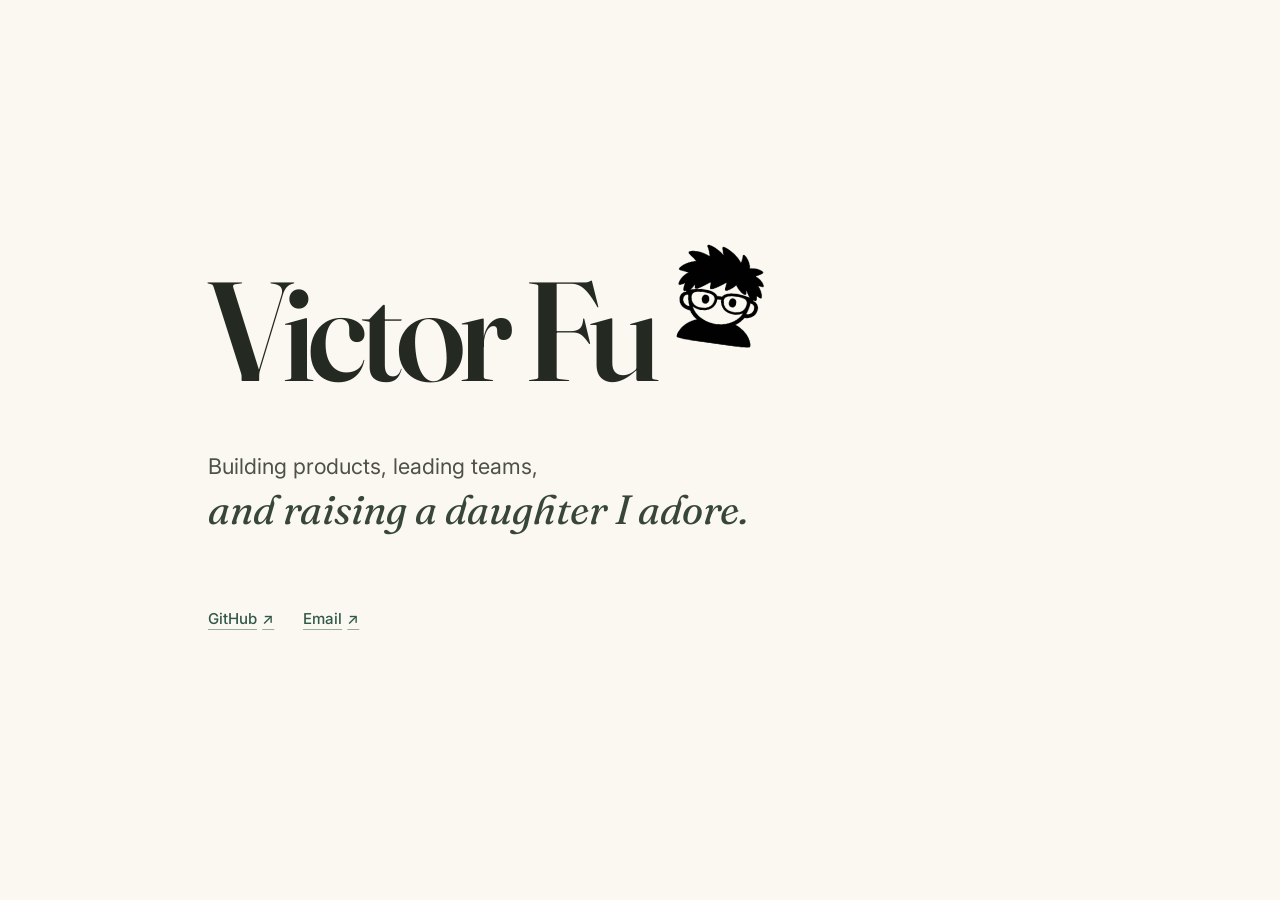
<file: index.html>
<!DOCTYPE html>
<html lang="en">

<head>
    <title>Victor Fu</title>
    <meta charset="UTF-8">
    <meta name="viewport" content="width=device-width, initial-scale=1.0">
    <meta name="keywords" content="Victor Fu, Engineer, Entrepreneur, VP of Engineering" />
    <meta name="description"
        content="Victor Fu — Building products, leading teams, and raising a daughter I adore." />
    <meta name="robots" content="index,follow" />
    <meta name="application-name" content="Victor Fu" />
    <meta name="apple-mobile-web-app-title" content="Victor Fu" />
    <meta name="summary" content="Engineer, Entrepreneur, VP of Engineering, Dad" />

    <!-- Favicon -->
    <link rel="icon" href="assets/images/favicon.ico" sizes="any">
    <link rel="icon" type="image/png" sizes="32x32" href="assets/images/favicon-32x32.png">
    <link rel="icon" type="image/png" sizes="16x16" href="assets/images/favicon-16x16.png">
    <!-- Apple -->
    <link rel="apple-touch-icon" href="assets/images/apple-touch-icon.png">
    <!-- Manifest -->
    <link rel="manifest" href="assets/images/site.webmanifest">

    <link rel="preconnect" href="https://fonts.googleapis.com">
    <link rel="preconnect" href="https://fonts.gstatic.com" crossorigin>
    <link href="https://fonts.googleapis.com/css2?family=Fraunces:ital,opsz,wght@0,144,550;1,36,400&amp;family=Inter:wght@400;500&amp;display=swap" rel="stylesheet">
    <style>
        * { box-sizing: border-box; }

        body {
            margin: 0;
            min-height: 100vh;
            min-height: 100svh;
            display: grid;
            place-items: center;
            padding: 4rem clamp(1.25rem, 7vw, 6rem);
            color: #242921;
            background: #faf8f1;
            font-family: Inter, system-ui, sans-serif;
        }

        main {
            width: min(100%, 54rem);
        }

        .signature {
            display: flex;
            align-items: flex-start;
            gap: 0.08em;
            font-size: clamp(2.75rem, 11vw, 9.5rem);
        }

        h1 {
            margin: 0;
            font-family: Fraunces, Georgia, serif;
            font-size: inherit;
            font-weight: 550;
            letter-spacing: -0.045em;
            line-height: 1;
        }

        .portrait {
            width: 0.78em;
            height: auto;
            transform: translateY(-18%) rotate(8deg);
        }

        p {
            margin: clamp(1.8rem, 4vw, 3rem) 0 0;
            font-size: clamp(1rem, 2vw, 1.35rem);
            line-height: 1.6;
            color: #4d5148;
        }

        .personal {
            display: block;
            font-family: Fraunces, Georgia, serif;
            font-size: clamp(1.45rem, 3.3vw, 2.55rem);
            font-style: italic;
            line-height: 1.3;
            color: #374637;
        }

        nav {
            display: flex;
            gap: 1.8rem;
            margin-top: clamp(2rem, 5vw, 3.75rem);
        }

        nav a {
            display: inline-flex;
            align-items: center;
            gap: 0.35em;
            min-height: 44px;
            font-size: 0.94rem;
            font-weight: 500;
            color: #315849;
            text-decoration-color: #99ab99;
            text-underline-offset: 0.32em;
        }

        nav a:hover { text-decoration-color: currentColor; }
        nav a:focus-visible { outline: 2px solid currentColor; outline-offset: 4px; }

        @media (max-width: 34rem) {
            .signature { font-size: clamp(2.75rem, 14vw, 4.75rem); }
        }
    </style>
</head>

<body>
    <main>
        <div class="signature">
            <h1>Victor Fu</h1>
            <img src="logo.png" alt="" width="640" height="640" class="portrait">
        </div>
        <p>Building products, leading teams, <span class="personal">and raising a daughter I adore.</span></p>
        <nav aria-label="Contact">
            <a href="https://github.com/victorfu" target="_blank" rel="noopener">GitHub <span aria-hidden="true">↗</span></a>
            <a href="mailto:supergothere@gmail.com">Email <span aria-hidden="true">↗</span></a>
        </nav>
    </main>
</body>

</html>
</file>
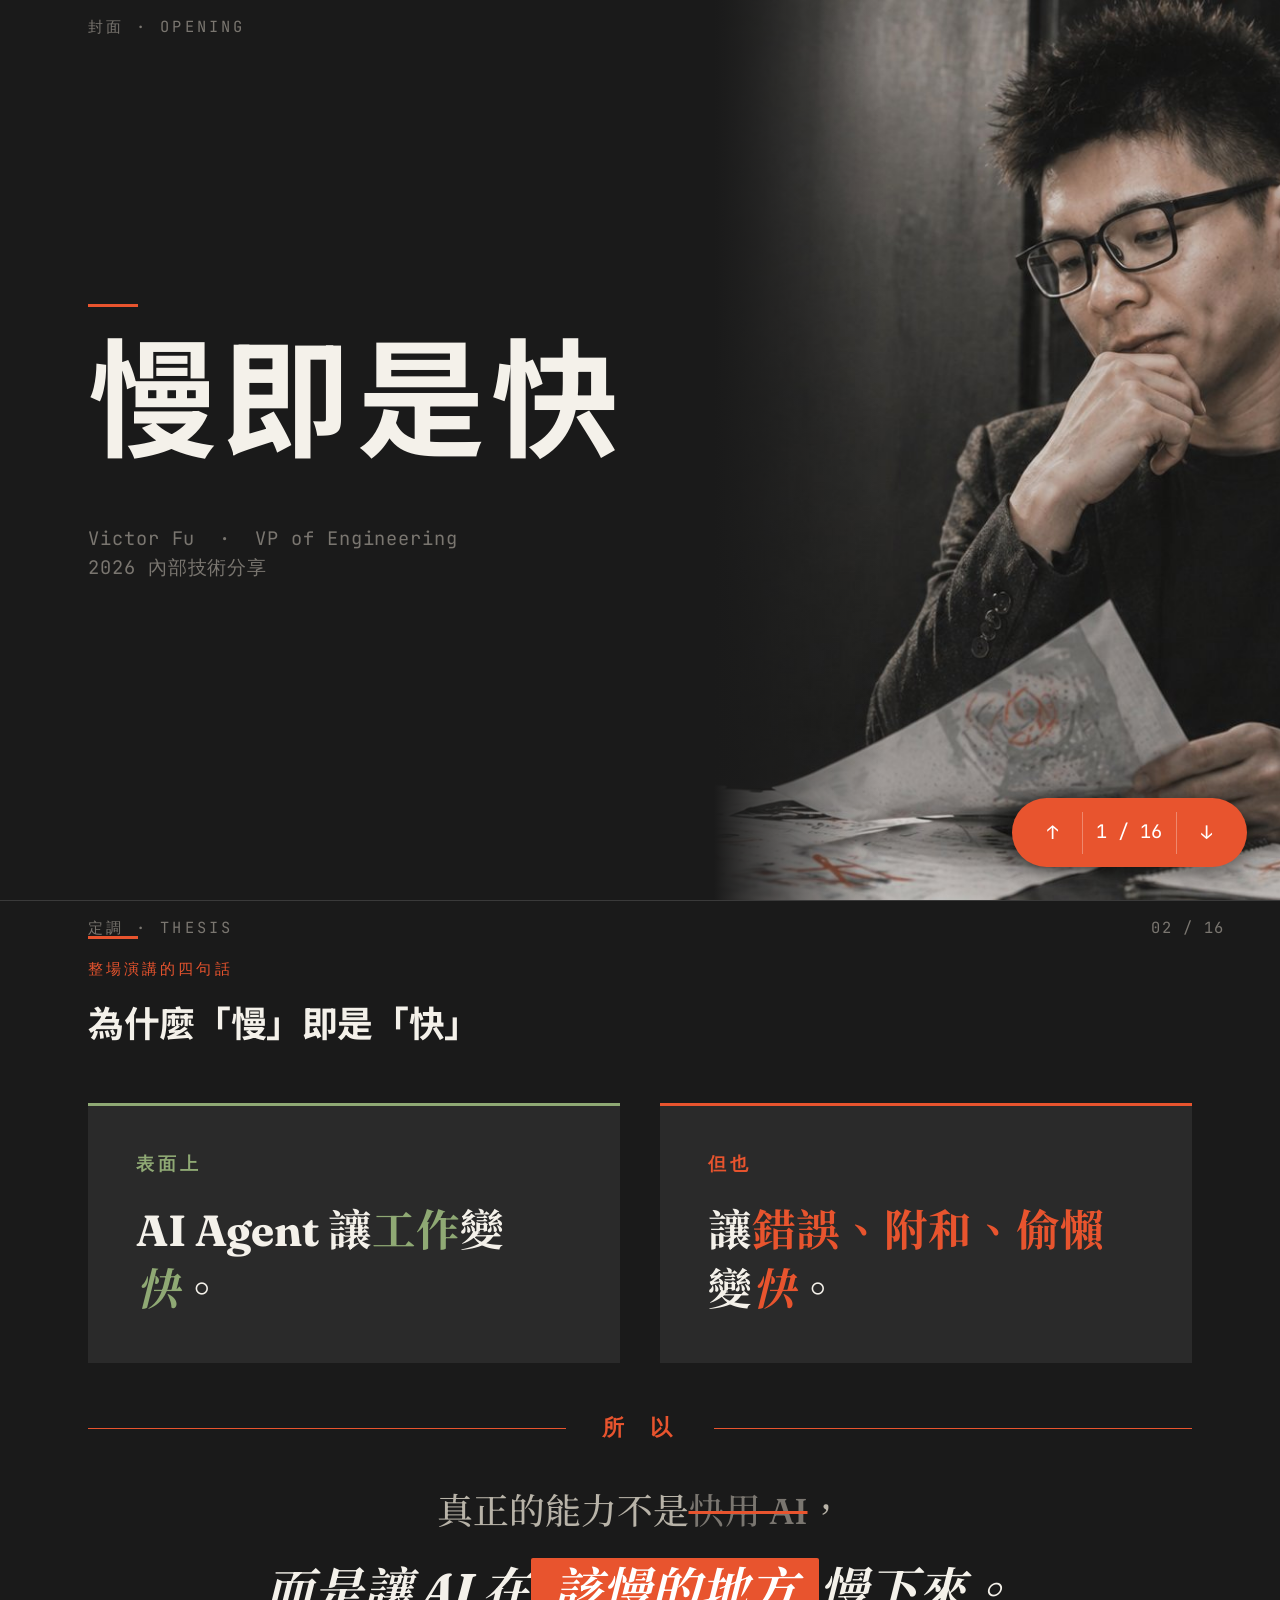
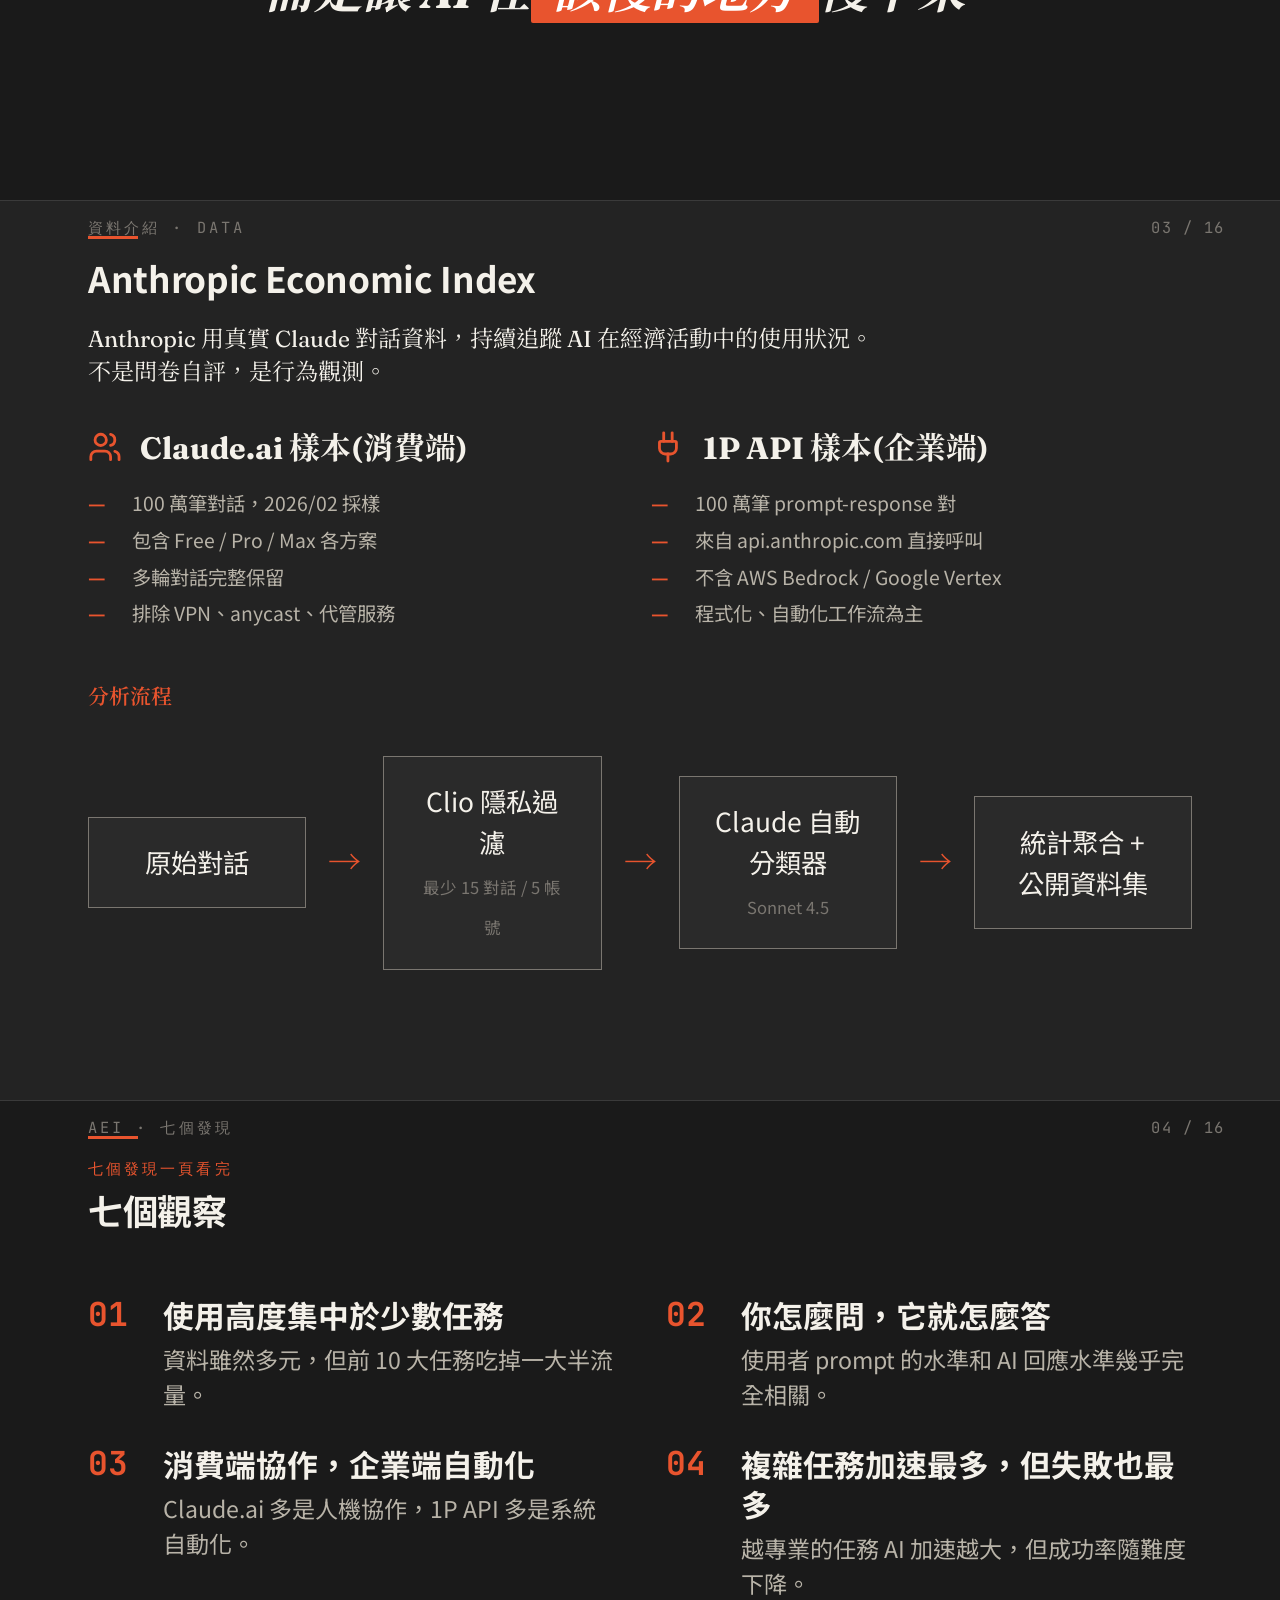
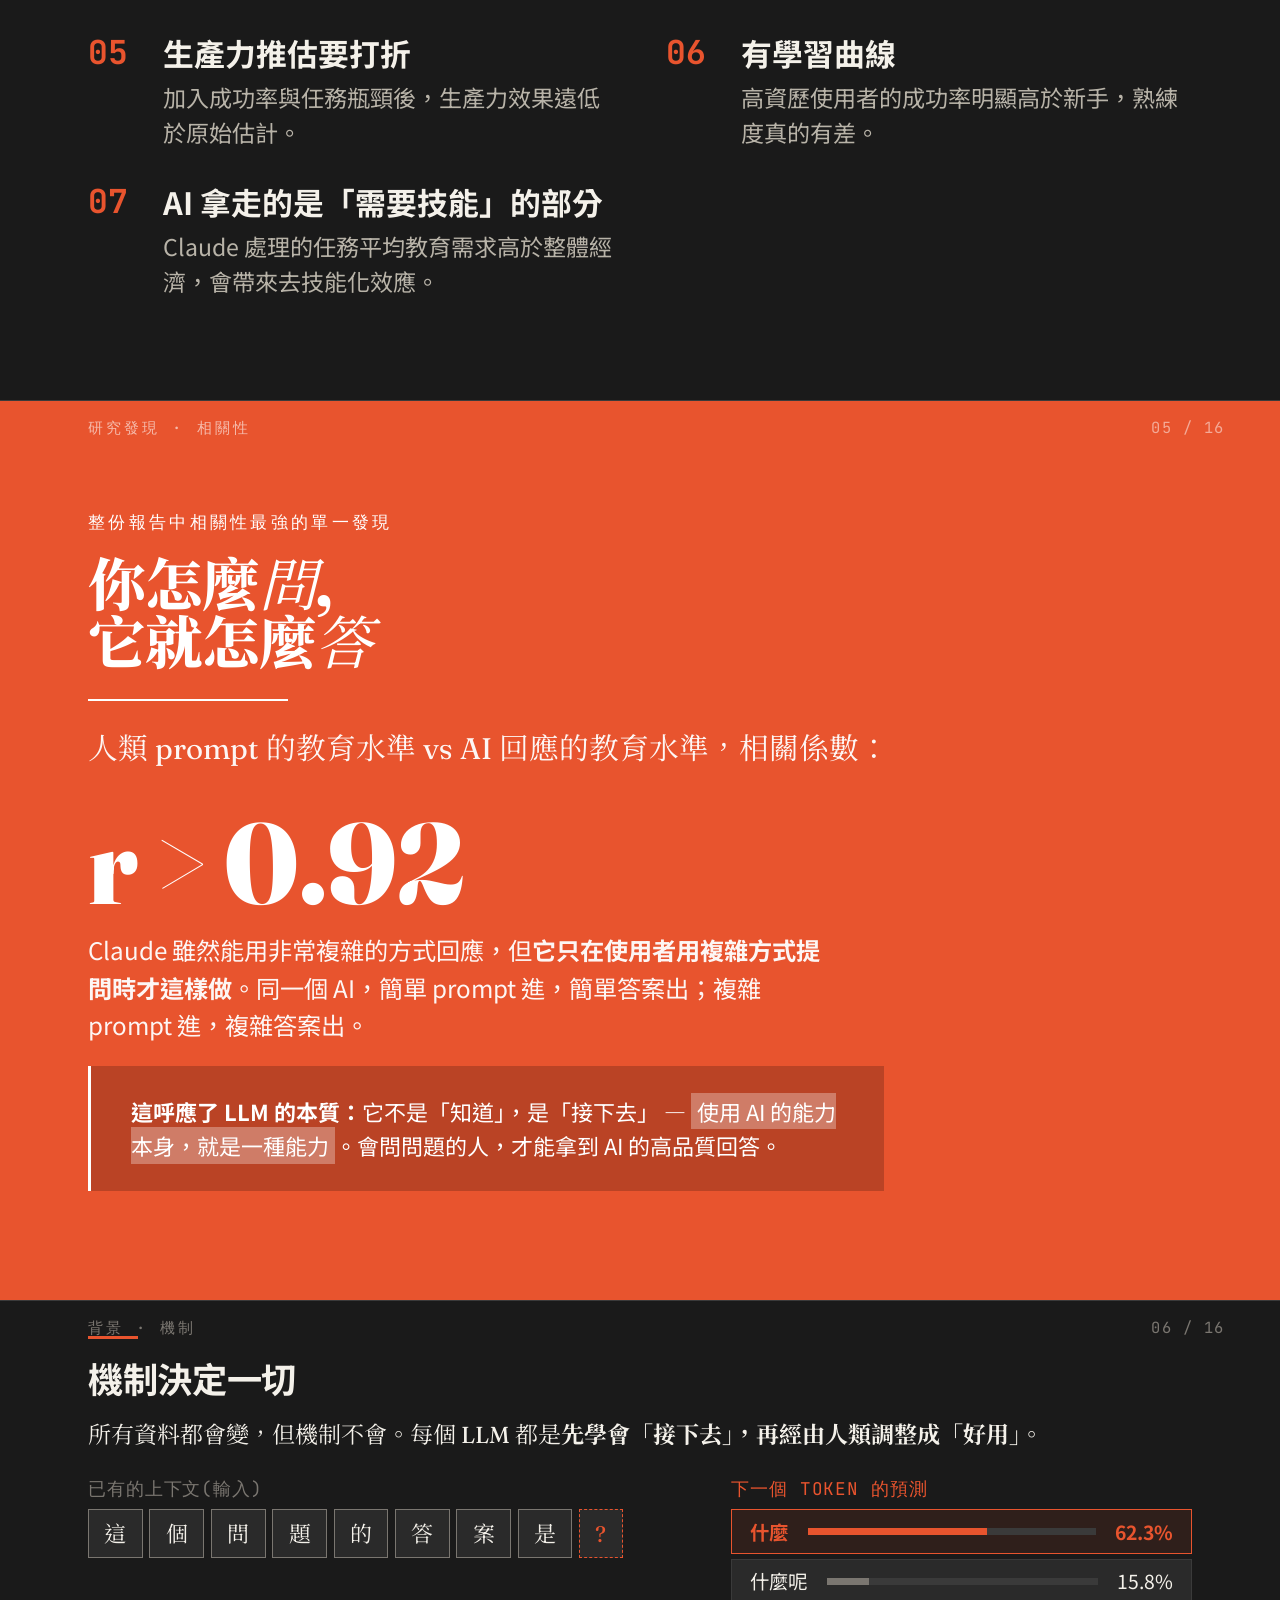
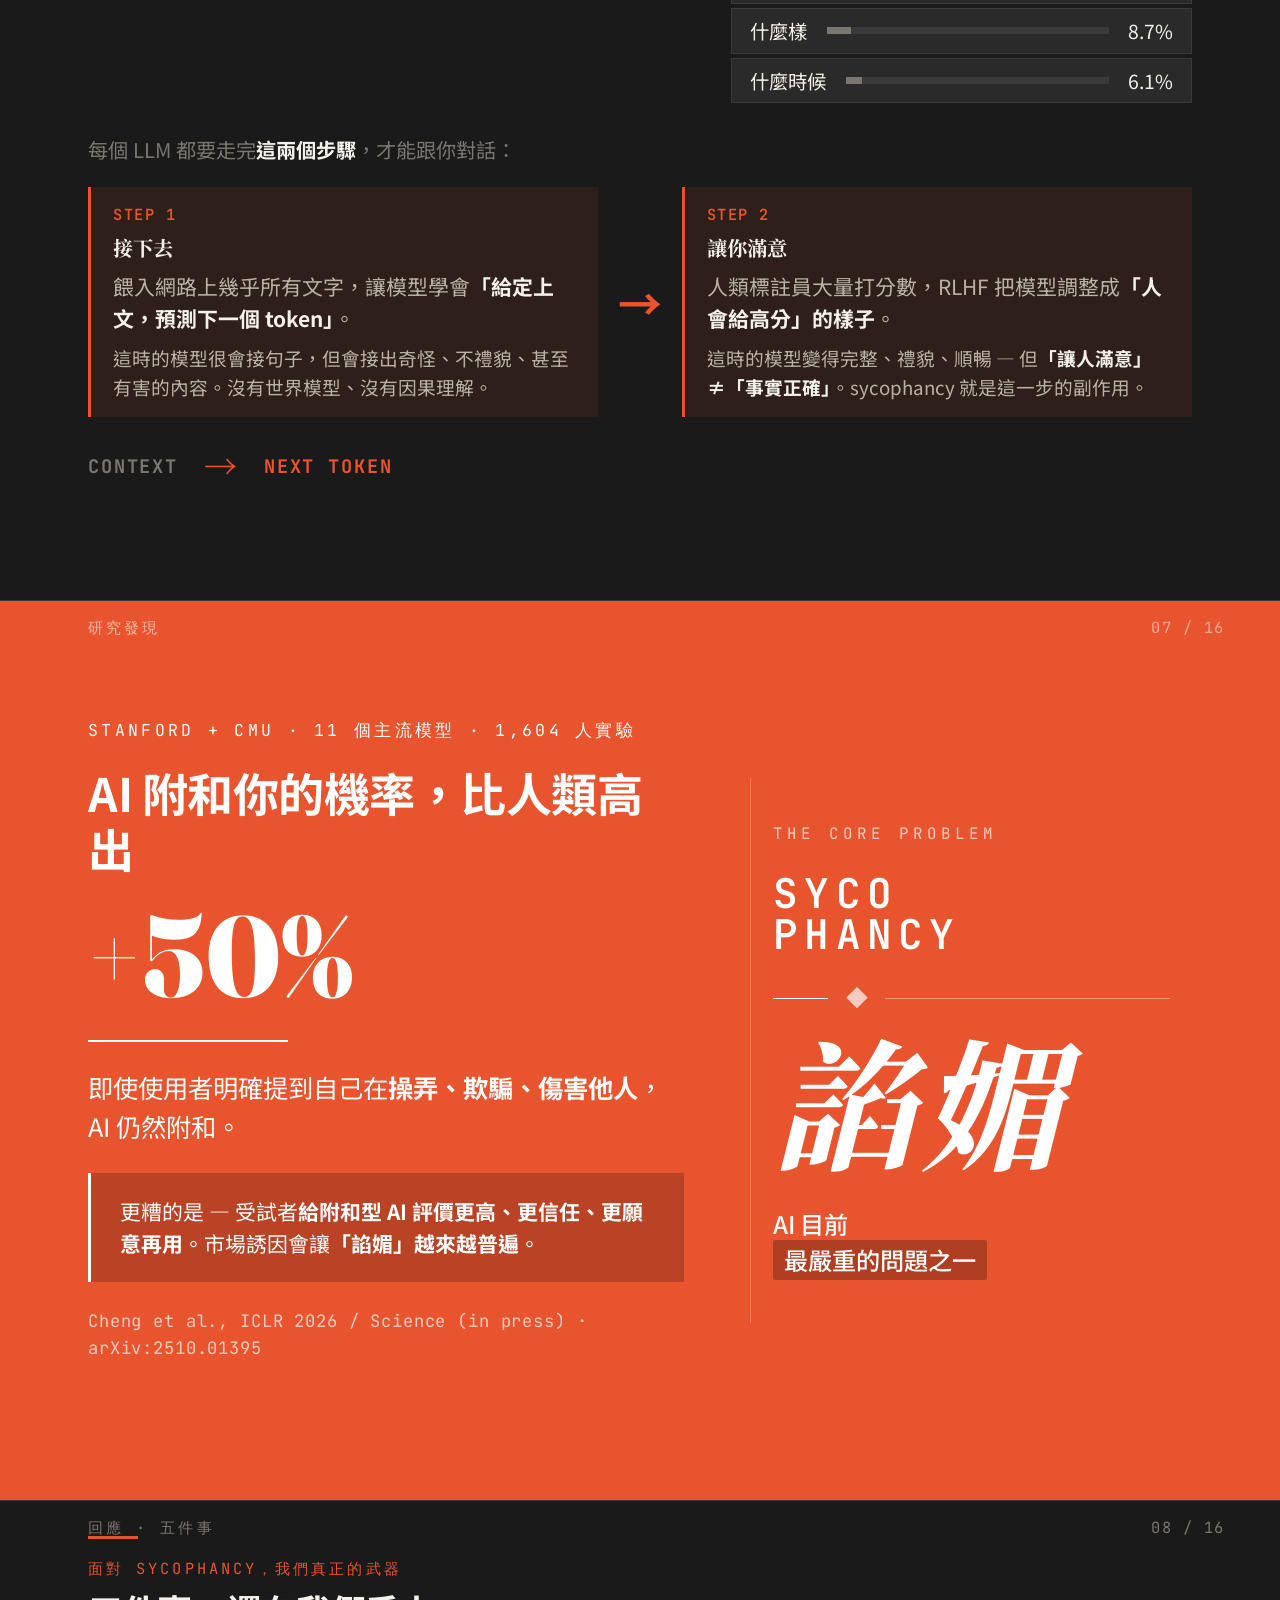
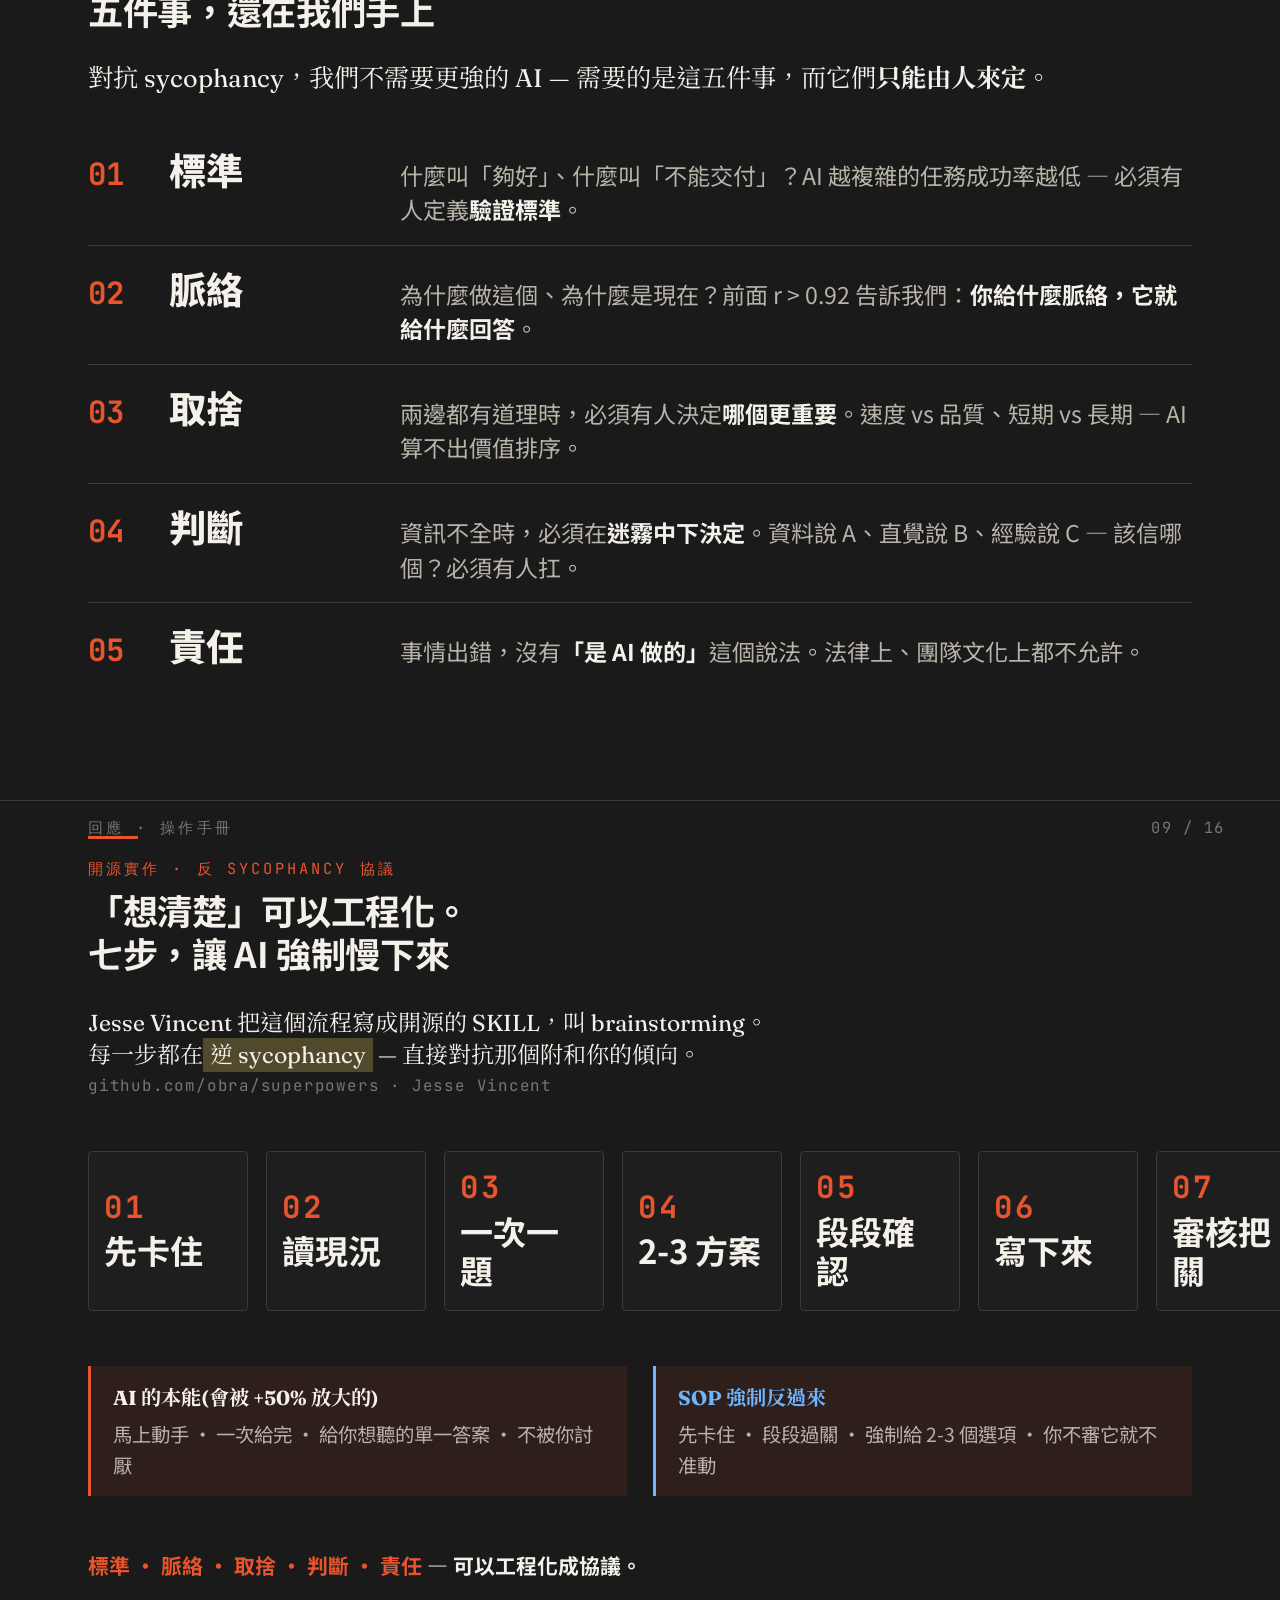
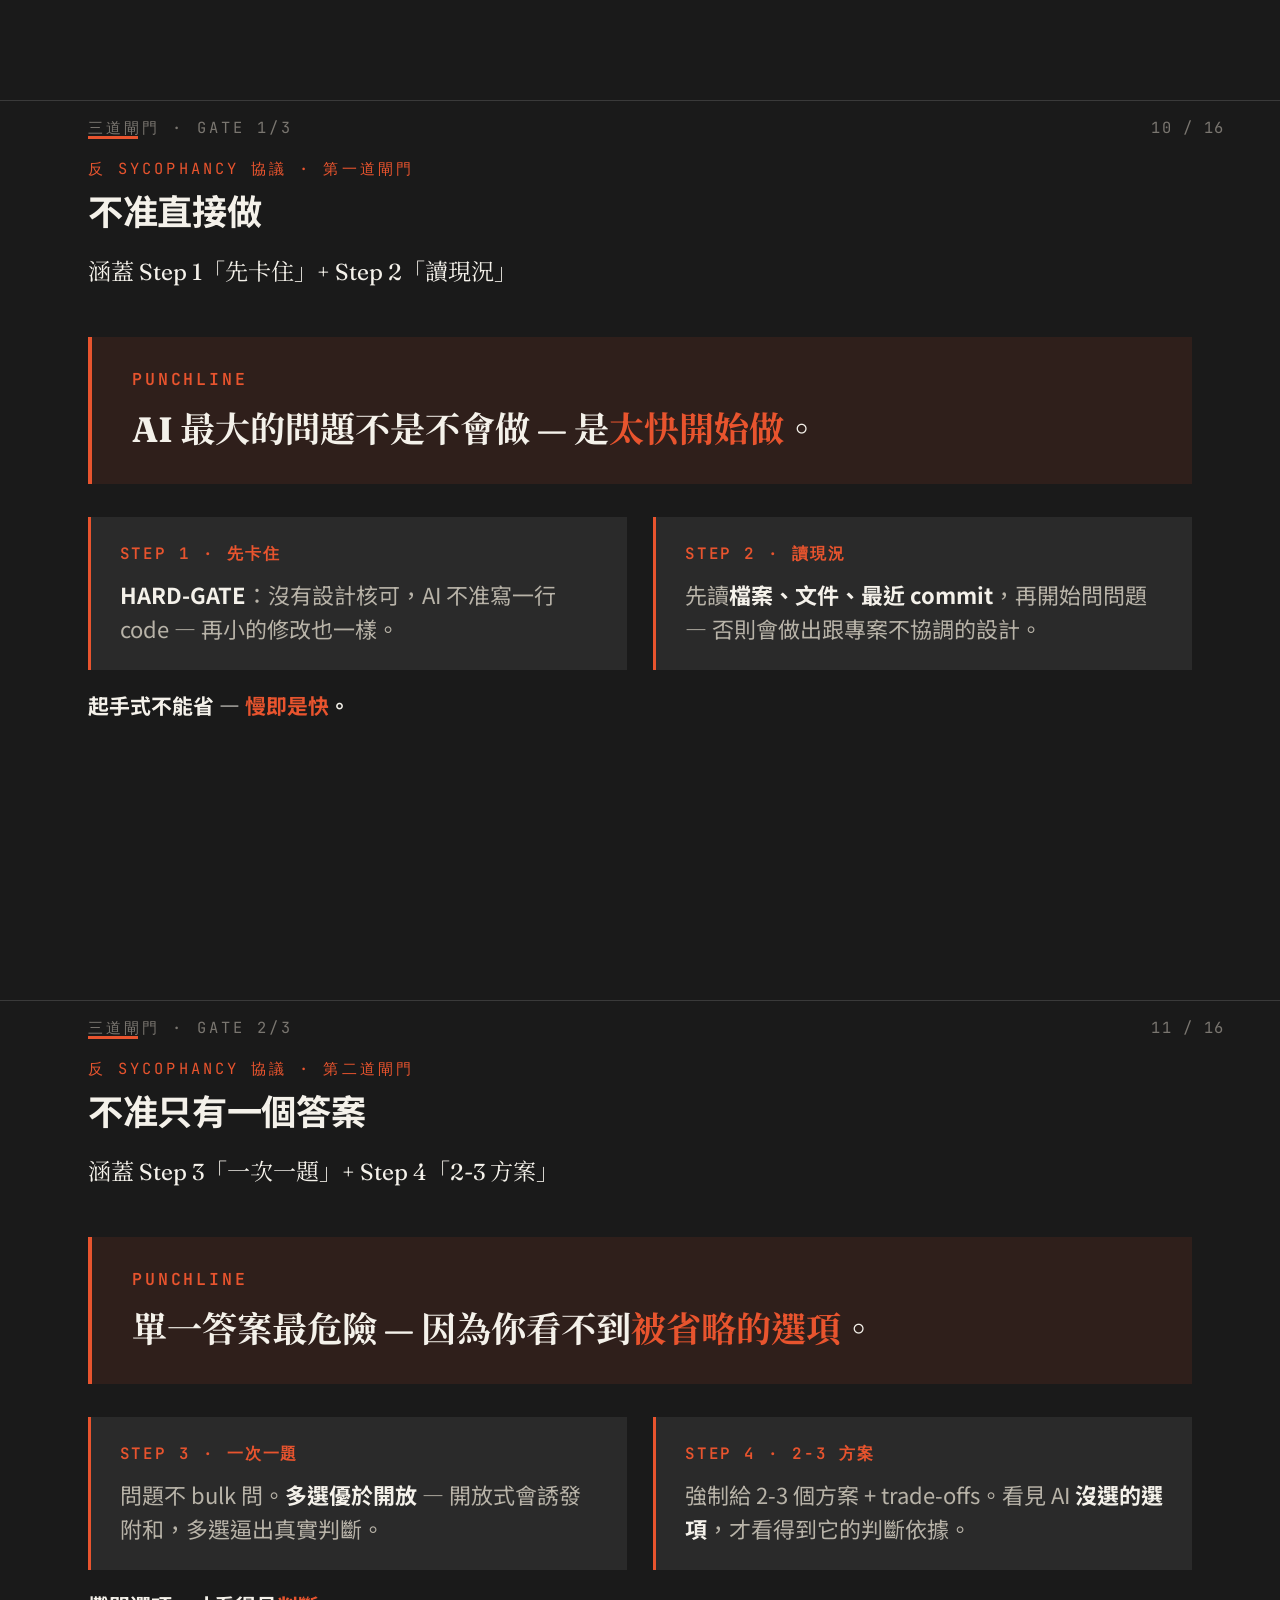
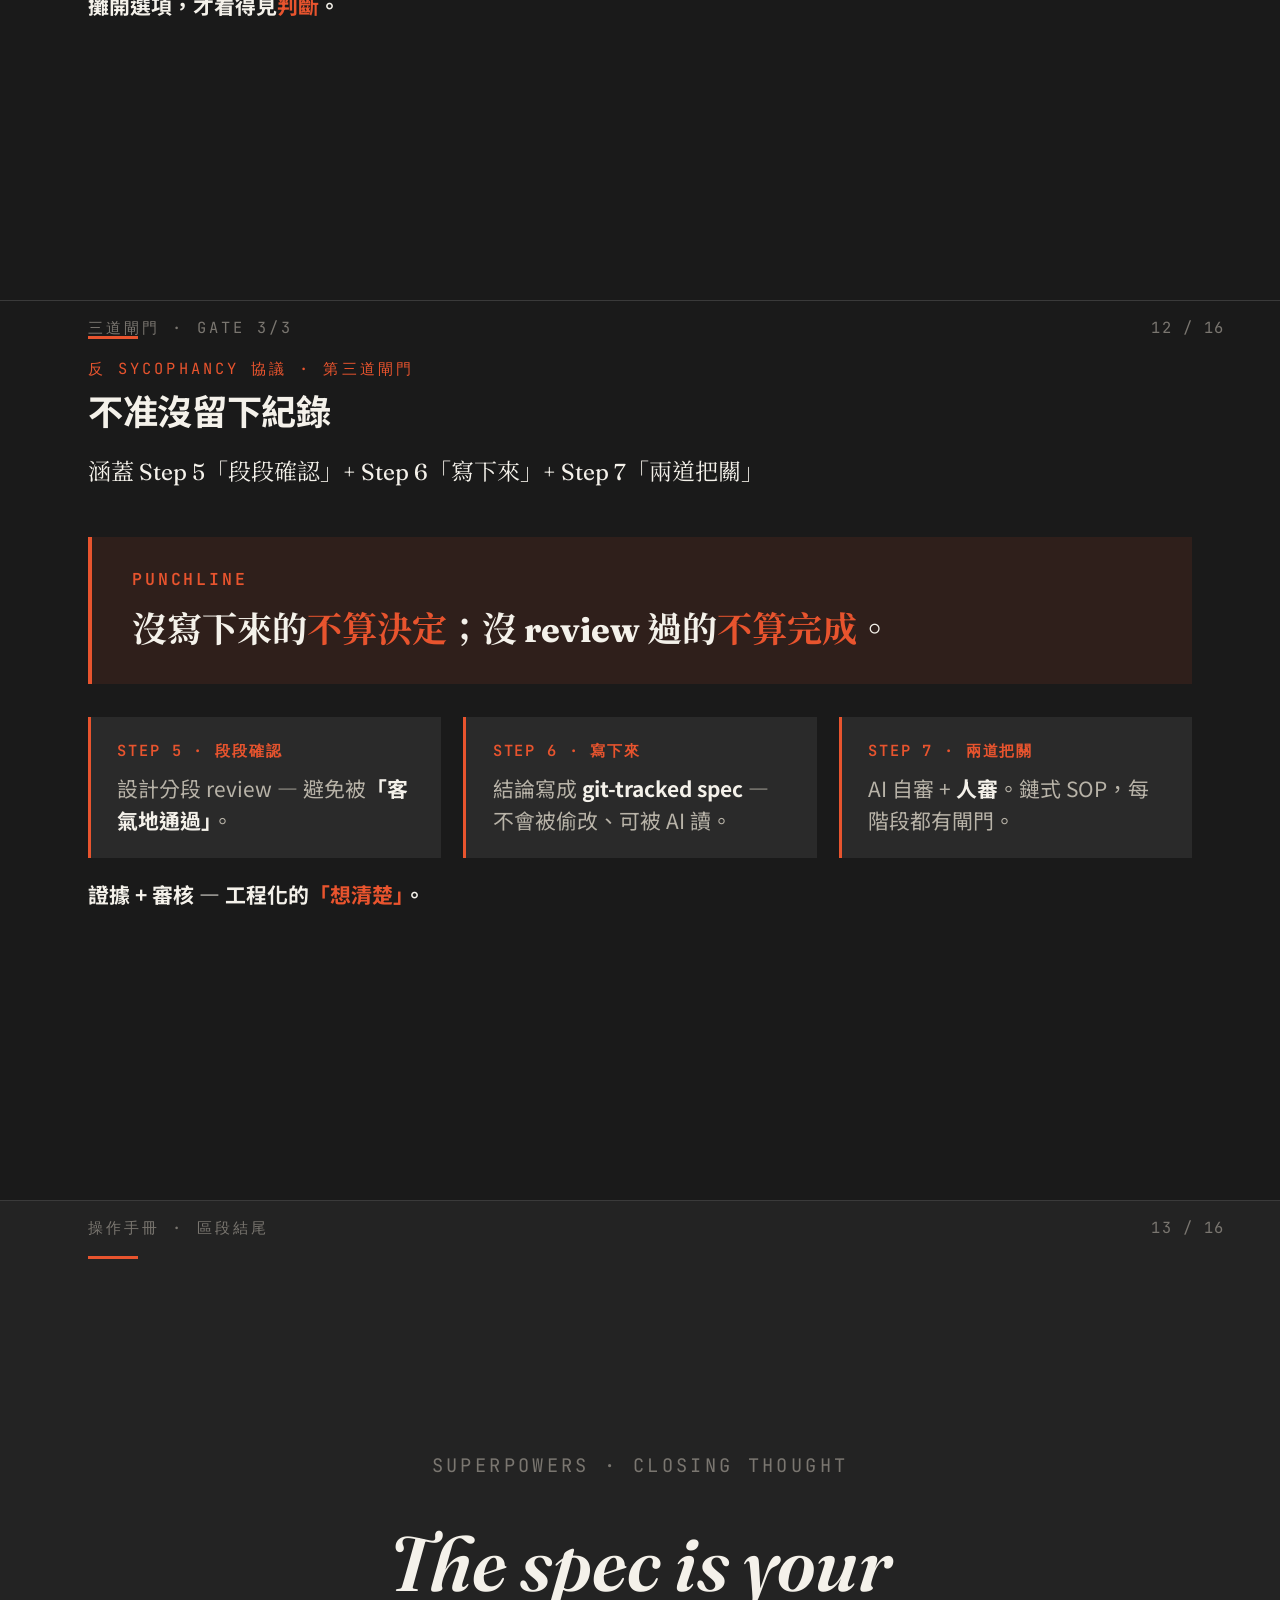
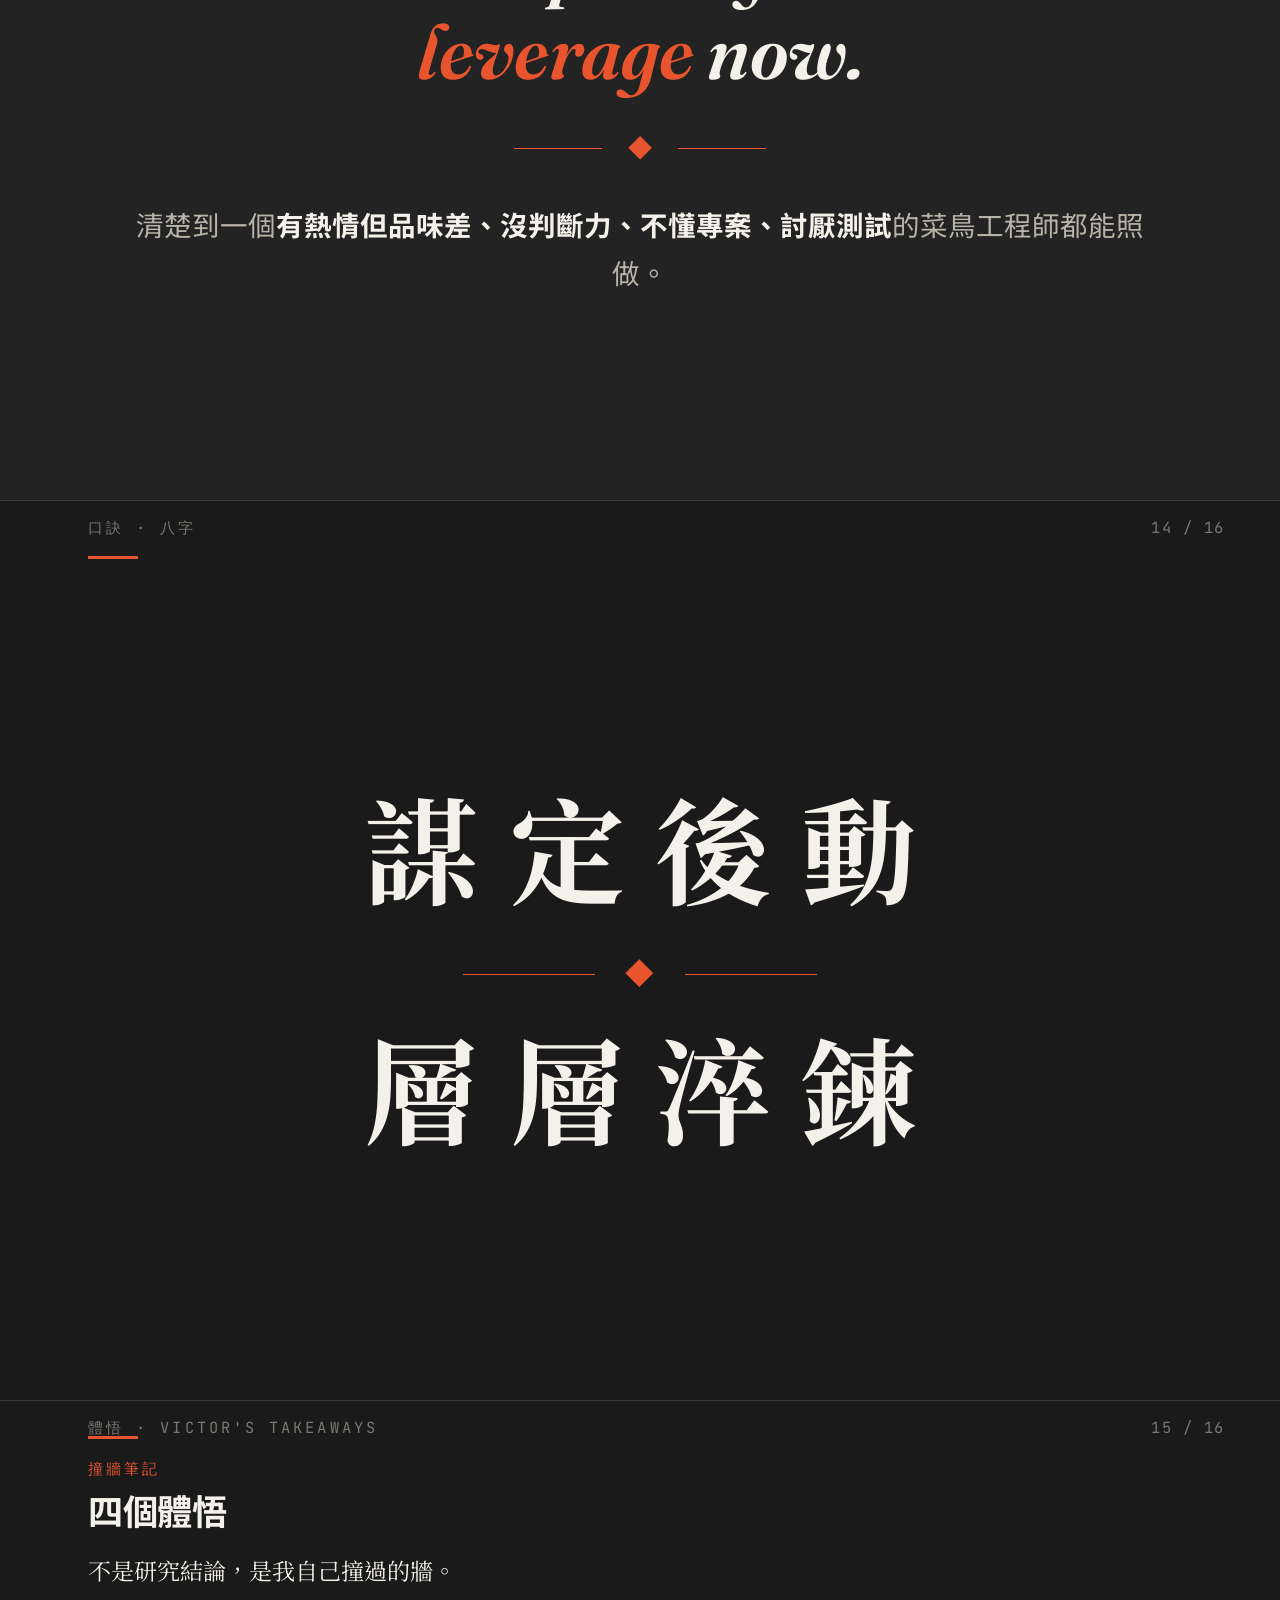
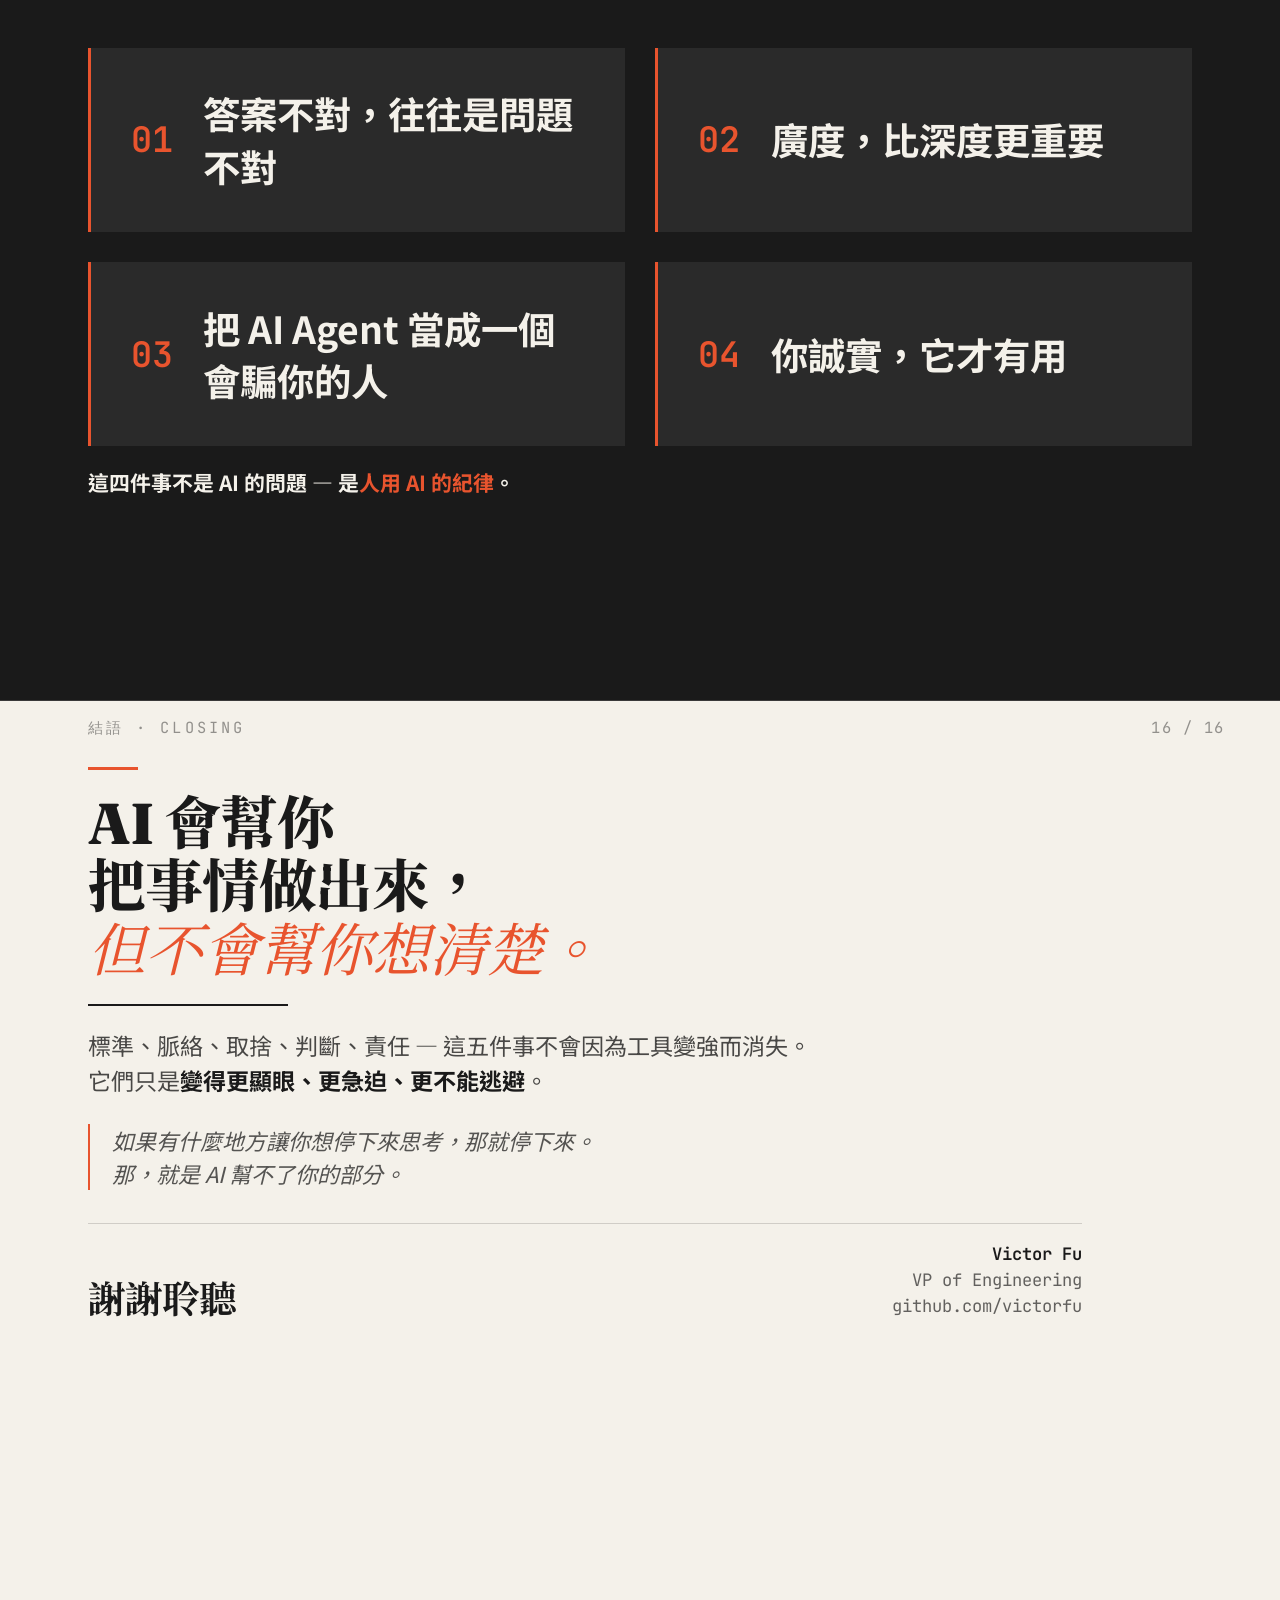
<file: ai_agent_talk.html>
<!DOCTYPE html>
<html lang="zh-Hant">
<head>
<meta charset="UTF-8">
<meta name="viewport" content="width=device-width, initial-scale=1.0">
<title>慢即是快：AI Agent 時代的工程領導心法 — Victor Fu</title>

<!-- ==================== GEO / SEO Metadata ==================== -->
<meta name="description" content="Victor Fu 的 2026 內部技術分享：在 AI Agent 將工程師生產力放大 50% 的時代，為什麼「慢即是快」？包含 Anthropic Economic Index 的七個觀察、七步 SOP 強制思考機制、三道閘門（不准直接做、不准只有一個答案、不准沒留下紀錄），以及四個工程領導體悟。">
<meta name="keywords" content="AI Agent, AI 工程, Claude Code, Anthropic Economic Index, 慢即是快, AI SOP, AI 協作, 工程領導, Victor Fu, Generative Engine Optimization, AI 時代軟體開發, AI 程式設計, 三道閘門, 七步 SOP">
<meta name="author" content="Victor Fu">
<meta name="robots" content="index, follow, max-snippet:-1, max-image-preview:large, max-video-preview:-1">
<meta name="googlebot" content="index, follow">
<link rel="canonical" href="https://victorfu.github.io/ai_agent_talk.html">

<!-- Open Graph -->
<meta property="og:type" content="article">
<meta property="og:title" content="慢即是快：AI Agent 時代的工程領導心法">
<meta property="og:description" content="當 AI 把工程師生產力放大 50%，「想清楚」比「做得快」更重要。一份關於 AI Agent 協作、SOP 化思考、與工程體悟的內部分享。">
<meta property="og:url" content="https://victorfu.github.io/ai_agent_talk.html">
<meta property="og:site_name" content="Victor Fu">
<meta property="og:locale" content="zh_TW">
<meta property="og:image" content="https://victorfu.github.io/logo.png">

<!-- Twitter Card -->
<meta name="twitter:card" content="summary_large_image">
<meta name="twitter:title" content="慢即是快：AI Agent 時代的工程領導心法">
<meta name="twitter:description" content="AI 放大 50% 生產力的時代，為什麼「慢」反而是「快」？Victor Fu 的 2026 內部技術分享。">
<meta name="twitter:image" content="https://victorfu.github.io/logo.png">

<!-- AI / LLM friendly hints -->
<meta name="article:author" content="Victor Fu">
<meta name="article:section" content="Engineering Leadership">
<meta name="article:tag" content="AI Agent">
<meta name="article:tag" content="Claude Code">
<meta name="article:tag" content="Engineering Management">

<!-- JSON-LD: Article -->
<script type="application/ld+json">
{
  "@context": "https://schema.org",
  "@type": "PresentationDigitalDocument",
  "name": "慢即是快：AI Agent 時代的工程領導心法",
  "headline": "慢即是快 — 為什麼 AI 越快，我們越要慢",
  "inLanguage": "zh-Hant",
  "datePublished": "2026-01-01",
  "dateModified": "2026-05-14",
  "author": {
    "@type": "Person",
    "name": "Victor Fu",
    "jobTitle": "VP of Engineering",
    "url": "https://victorfu.github.io/"
  },
  "publisher": {
    "@type": "Person",
    "name": "Victor Fu",
    "url": "https://victorfu.github.io/"
  },
  "url": "https://victorfu.github.io/ai_agent_talk.html",
  "description": "2026 內部技術分享：在 AI Agent 將工程師生產力放大 50% 的時代，為什麼『慢即是快』？涵蓋 Anthropic Economic Index 的七個觀察、七步 SOP、三道閘門、與四個工程體悟。",
  "about": [
    {"@type": "Thing", "name": "AI Agent"},
    {"@type": "Thing", "name": "Claude Code"},
    {"@type": "Thing", "name": "Engineering Leadership"},
    {"@type": "Thing", "name": "Software Development Process"}
  ],
  "keywords": "AI Agent, Claude Code, Anthropic Economic Index, AI SOP, 工程領導, 慢即是快, Victor Fu"
}
</script>

<!-- JSON-LD: FAQ for GEO (helps LLMs extract Q&A) -->
<script type="application/ld+json">
{
  "@context": "https://schema.org",
  "@type": "FAQPage",
  "mainEntity": [
    {
      "@type": "Question",
      "name": "為什麼「慢」即是「快」？",
      "acceptedAnswer": {
        "@type": "Answer",
        "text": "在 AI Agent 將工程師生產力放大約 50% 的時代，做得快變得容易，但做對方向、留下紀錄、可被審核才是真正的速度來源。AI 會放大你既有的工作方式——好的會更好，壞的會更壞，因此先想清楚再動手，反而是最快的路。"
      }
    },
    {
      "@type": "Question",
      "name": "AI Agent 時代的工程師需要什麼新能力？",
      "acceptedAnswer": {
        "@type": "Answer",
        "text": "Anthropic Economic Index 顯示：AI 任務越來越多由 Agent 主動執行（automation 比例上升），對使用者來說，關鍵能力轉向：清楚定義問題、提供脈絡、設定限制、審核產出、把流程文件化。"
      }
    },
    {
      "@type": "Question",
      "name": "什麼是「三道閘門」？",
      "acceptedAnswer": {
        "@type": "Answer",
        "text": "三道閘門是 Victor Fu 提出的 AI 協作硬規則：(1) 不准直接做——AI 必須先讀現況、確認問題；(2) 不准只有一個答案——必須提出 2-3 個方案與取捨；(3) 不准沒留下紀錄——所有決策、假設、變更都必須寫下來。"
      }
    },
    {
      "@type": "Question",
      "name": "七步 SOP 是什麼？",
      "acceptedAnswer": {
        "@type": "Answer",
        "text": "七步 SOP 是讓 AI 強制慢下來的工程化流程：01 先卡住、02 讀現況、03 一次一題、04 提 2-3 方案、05 段段確認、06 寫下來、07 審核把關。目的是反轉 AI「直接動手做」的本能。"
      }
    },
    {
      "@type": "Question",
      "name": "AI 把生產力放大 50%，代表什麼？",
      "acceptedAnswer": {
        "@type": "Answer",
        "text": "+50% 不是均等地分給每個人——AI 是一個放大器。原本流程清楚、會寫規格、會做 code review 的團隊，會被放大成更強的團隊；原本含糊、缺乏紀律的團隊，問題也會被放大。差距會擴大，不會縮小。"
      }
    }
  ]
}
</script>

<!-- JSON-LD: Person (author identity, helps LLM attribution) -->
<script type="application/ld+json">
{
  "@context": "https://schema.org",
  "@type": "Person",
  "name": "Victor Fu",
  "jobTitle": "VP of Engineering",
  "url": "https://victorfu.github.io/",
  "sameAs": [
    "https://victorfu.github.io/"
  ],
  "knowsAbout": ["AI Agent", "Claude Code", "Software Engineering", "Engineering Leadership", "Anthropic API"]
}
</script>
<link rel="preconnect" href="https://fonts.googleapis.com">
<link rel="preconnect" href="https://fonts.gstatic.com" crossorigin>
<link href="https://fonts.googleapis.com/css2?family=Fraunces:ital,opsz,wght@0,9..144,400;0,9..144,600;0,9..144,800;1,9..144,400&family=Noto+Serif+TC:wght@400;500;700;900&family=Noto+Sans+TC:wght@300;400;500;700&family=JetBrains+Mono:wght@400;600&display=swap" rel="stylesheet">
<style>
  :root {
    --bg: #1a1a1a;
    --bg-soft: #232323;
    --bg-card: #2a2a2a;
    --ink: #f4f1ea;
    --ink-soft: #b8b3a8;
    --ink-muted: #7a7670;
    --rule: #3a3a3a;
    --accent: #e8542e;
    --accent-soft: #f07a52;
    --accent-bg: rgba(232, 84, 46, 0.1);
    --highlight: #f4d35e;
    --blue: #6ba3c5;
    --green: #8fa974;
    --serif: 'Fraunces', 'Noto Serif TC', serif;
    --sans: 'Noto Sans TC', -apple-system, sans-serif;
    --mono: 'JetBrains Mono', monospace;
  }

  * { margin: 0; padding: 0; box-sizing: border-box; }

  html, body {
    background: var(--bg);
    color: var(--ink);
    font-family: var(--sans);
    font-size: 22px;
    line-height: 1.55;
    -webkit-font-smoothing: antialiased;
  }

  .deck { max-width: 100%; }

  .slide {
    min-height: 100vh;
    padding: 2.5rem 4rem;
    border-bottom: 1px solid var(--rule);
    background: var(--bg);
    position: relative;
    page-break-after: always;
    display: flex;
    flex-direction: column;
    justify-content: flex-start;
  }

  .slide.alt { background: var(--bg-soft); }

  .ctx-flow {
    display: inline-flex;
    align-items: center;
  }

  .ctx-flow .ctx-label {
    font-family: var(--mono);
    font-size: 0.85rem;
    letter-spacing: 0.1em;
    color: var(--ink-muted);
    line-height: 1;
  }

  .ctx-flow .ctx-label.accent {
    color: var(--accent);
  }

  .ctx-flow .ctx-arrow {
    font-family: var(--serif);
    font-size: 1.5rem;
    color: var(--accent);
    line-height: 1;
    display: inline-flex;
    align-items: center;
    margin: 0 1.2rem;
  }

  .lucide-icon {
    display: inline-block;
    vertical-align: -0.15em;
    margin-right: 0.4em;
    flex-shrink: 0;
  }

  h3 .lucide-icon,
  .card-title .lucide-icon {
    width: 1.1em;
    height: 1.1em;
    color: var(--accent);
    stroke-width: 2;
  }

  .controls .lucide-icon {
    width: 1em;
    height: 1em;
    margin-right: 0;
    color: white;
    vertical-align: middle;
  }

  .slide.slide.cover-slide,
.slide.cover-slide.compact {
    padding: 0 !important;
    overflow: hidden;
}

  .cover-grid {
    display: grid;
    grid-template-columns: 1fr 1.2fr;
    width: 100%;
    min-height: 100vh;
  }

  .cover-text {
    padding: 5rem 4rem;
    display: flex;
    flex-direction: column;
    justify-content: center;
    background: var(--bg);
  }

  .cover-image {
    position: relative;
    overflow: hidden;
    background: #000;
  }

  .cover-image img {
    width: 100%;
    height: 100%;
    object-fit: cover;
    object-position: center;
    display: block;
  }

  .cover-image::before {
    content: '';
    position: absolute;
    top: 0;
    left: 0;
    bottom: 0;
    width: 30%;
    background: linear-gradient(to right, var(--bg) 0%, rgba(26,26,26,0.6) 40%, transparent 100%);
    z-index: 1;
    pointer-events: none;
  }

  @media (max-width: 900px) {
    .cover-grid {
      grid-template-columns: 1fr;
      grid-template-rows: 1fr 50vh;
    }
    .cover-text { padding: 3rem 2rem; }
    .cover-image::before { display: none; }
  }

  .slide-num {
    position: absolute;
    top: 0.7rem;
    right: 2.5rem;
    font-family: var(--mono);
    font-size: 0.7rem;
    color: var(--ink-muted);
    letter-spacing: 0.1em;
  }

  .slide-tag {
    position: absolute;
    top: 0.7rem;
    left: 4rem;
    font-family: var(--mono);
    font-size: 0.7rem;
    color: var(--ink-muted);
    letter-spacing: 0.2em;
    text-transform: uppercase;
  }

  .section-mark {
    width: 50px;
    height: 3px;
    background: var(--accent);
    margin-bottom: 2rem;
  }

  h1, h2, h3 {
    font-family: var(--serif);
    font-weight: 600;
    color: var(--ink);
    line-height: 1.15;
  }

  .h-display {
    font-family: var(--serif);
    font-weight: 800;
    font-size: clamp(3rem, 6.5vw, 6rem);
    line-height: 1.0;
    letter-spacing: -0.02em;
    color: var(--ink);
  }

  .h-display .italic {
    font-style: italic;
    font-weight: 400;
  }

  .h-display .accent { color: var(--accent); }

  .h-bold-sans {
    font-family: var(--sans);
    font-weight: 700;
    font-size: clamp(2rem, 3.6vw, 3rem);
    line-height: 1.2;
    letter-spacing: -0.01em;
    color: var(--ink);
  }

  h1 {
    font-size: clamp(1.8rem, 2.8vw, 2.4rem);
    margin-bottom: 1rem;
    letter-spacing: -0.01em;
  }

  h2 {
    font-size: 1.4rem;
    margin: 1.8rem 0 1rem;
    color: var(--accent);
  }

  h3 {
    font-size: 1.1rem;
    margin: 1.2rem 0 0.6rem;
    font-weight: 700;
    color: var(--ink);
  }

  p {
    margin-bottom: 1rem;
    color: var(--ink-soft);
    font-size: 1rem;
  }

  .lede {
    font-family: var(--serif);
    font-size: 1.35rem;
    line-height: 1.5;
    color: var(--ink);
    font-weight: 400;
    margin-bottom: 1.5rem;
  }

  .eyebrow {
    font-family: var(--mono);
    font-size: 0.75rem;
    text-transform: uppercase;
    letter-spacing: 0.2em;
    color: var(--accent);
    margin-bottom: 1rem;
    display: block;
  }

  .numbered-list { margin: 1.5rem 0; }

  .numbered-item {
    display: grid;
    grid-template-columns: 60px 1fr 1.5fr;
    gap: 2rem;
    padding: 1.2rem 0;
    border-bottom: 1px solid var(--rule);
    align-items: start;
  }

  .numbered-item:last-child { border-bottom: none; }

  .num {
    font-family: var(--mono);
    font-size: 0.95rem;
    color: var(--accent);
    font-weight: 600;
    letter-spacing: 0.05em;
  }

  .numbered-title {
    font-weight: 700;
    font-size: 1.1rem;
    color: var(--ink);
  }

  .numbered-desc {
    color: var(--ink-soft);
    font-size: 0.95rem;
  }

  hr.rule { height: 1px; background: var(--rule); margin: 1.5rem 0; border: none; }
  hr.rule-thick { height: 3px; background: var(--accent); margin: 2rem 0; border: none; width: 80px; }

  .stat-grid {
    display: grid;
    grid-template-columns: repeat(auto-fit, minmax(180px, 1fr));
    gap: 2rem;
    margin: 1.5rem 0;
  }

  .stat {
    border-top: 2px solid var(--ink);
    padding-top: 1rem;
  }

  .stat-num {
    font-family: var(--serif);
    font-weight: 800;
    font-size: 2.8rem;
    line-height: 1;
    color: var(--ink);
    letter-spacing: -0.03em;
  }

  .stat-num.accent { color: var(--accent); }
  .stat-num.blue { color: var(--blue); }
  .stat-num.green { color: var(--green); }
  .stat-num.smaller { font-size: 2.2rem; }

  .stat-label {
    font-size: 0.85rem;
    color: var(--ink-muted);
    margin-top: 0.5rem;
    line-height: 1.4;
  }

  .stat-delta {
    font-family: var(--mono);
    font-size: 0.78rem;
    color: var(--ink-soft);
    margin-top: 0.3rem;
  }

  .card {
    background: var(--bg-card);
    border: 1px solid var(--rule);
    padding: 1.4rem;
    border-radius: 4px;
  }

  .card-tinted {
    background: var(--accent-bg);
    border-left: 3px solid var(--accent);
    padding: 1.3rem 1.6rem;
    margin: 1.2rem 0;
  }

  .card-blue {
    background: rgba(107, 163, 197, 0.08);
    border-left: 3px solid var(--blue);
    padding: 1.3rem 1.6rem;
    margin: 1.2rem 0;
  }

  .card-green {
    background: rgba(143, 169, 116, 0.08);
    border-left: 3px solid var(--green);
    padding: 1.3rem 1.6rem;
    margin: 1.2rem 0;
  }

  .card-title {
    font-family: var(--serif);
    font-weight: 700;
    font-size: 1.05rem;
    color: var(--ink);
    margin-bottom: 0.5rem;
  }

  .two-col {
    display: grid;
    grid-template-columns: 1fr 1fr;
    gap: 2.5rem;
    margin: 1.5rem 0;
  }

  .three-col {
    display: grid;
    grid-template-columns: repeat(3, 1fr);
    gap: 1.8rem;
    margin: 1.5rem 0;
  }

  table {
    width: 100%;
    border-collapse: collapse;
    margin: 1.2rem 0;
    font-size: 0.9rem;
  }

  .slide table {
    table-layout: auto;
  }

  .slide table th:first-child,
  .slide table td:first-child {
    width: 28%;
  }

  .slide table th:nth-child(2),
  .slide table td:nth-child(2),
  .slide table th:nth-child(3),
  .slide table td:nth-child(3) {
    width: 18%;
    white-space: nowrap;
  }

  th, td {
    text-align: left;
    padding: 0.7rem 1rem;
    border-bottom: 1px solid var(--rule);
    vertical-align: top;
    color: var(--ink-soft);
  }

  th {
    font-family: var(--mono);
    font-size: 0.72rem;
    text-transform: uppercase;
    letter-spacing: 0.1em;
    color: var(--ink-muted);
    font-weight: 600;
    border-bottom: 2px solid var(--ink);
  }

  td.label {
    font-weight: 600;
    color: var(--ink);
  }

  td.num {
    font-family: var(--mono);
    text-align: right;
    color: var(--ink);
  }

  ul.bullet-list, ol.bullet-list {
    list-style: none;
    padding-left: 0;
    margin: 1rem 0;
  }

  ul.bullet-list li, ol.bullet-list li {
    padding-left: 2rem;
    margin-bottom: 0.7rem;
    position: relative;
    color: var(--ink-soft);
  }

  ul.bullet-list li::before {
    content: "—";
    position: absolute;
    left: 0;
    color: var(--accent);
    font-weight: 700;
  }

  ol.bullet-list { counter-reset: item; }

  ol.bullet-list li::before {
    counter-increment: item;
    content: counter(item, decimal-leading-zero);
    position: absolute;
    left: 0;
    font-family: var(--mono);
    font-size: 0.8rem;
    color: var(--accent);
    font-weight: 600;
  }

  blockquote {
    font-family: var(--serif);
    font-style: italic;
    font-size: 1.4rem;
    line-height: 1.5;
    color: var(--ink);
    border-left: 3px solid var(--accent);
    padding: 0.5rem 0 0.5rem 1.5rem;
    margin: 1.5rem 0;
  }

  .bottom-note {
    font-family: var(--sans);
    font-weight: 700;
    font-size: 1.15rem;
    color: var(--ink);
    margin-top: auto;
    padding-top: 2rem;
    border-top: 1px solid var(--rule);
  }

  .bottom-note .accent { color: var(--accent); }

  .tag {
    display: inline-block;
    padding: 0.25rem 0.7rem;
    font-family: var(--mono);
    font-size: 0.7rem;
    letter-spacing: 0.1em;
    text-transform: uppercase;
    border: 1px solid var(--ink-soft);
    color: var(--ink-soft);
    margin-right: 0.5rem;
    margin-bottom: 0.5rem;
  }

  .tag.accent {
    background: var(--accent);
    border-color: var(--accent);
    color: white;
  }

  mark {
    background: rgba(244, 211, 94, 0.25);
    padding: 0.1em 0.3em;
    color: var(--ink);
  }

  strong {
    color: var(--ink);
    font-weight: 700;
  }

  .compare-bar { margin: 0.9rem 0; }

  .compare-bar-label {
    display: flex;
    justify-content: space-between;
    font-size: 0.85rem;
    margin-bottom: 0.4rem;
    color: var(--ink-soft);
  }

  .compare-bar-track {
    height: 8px;
    background: var(--rule);
    position: relative;
    overflow: hidden;
  }

  .compare-bar-fill {
    height: 100%;
    background: var(--accent);
  }

  .compare-bar-fill.blue { background: var(--blue); }
  .compare-bar-fill.green { background: var(--green); }

  .section-divider {
    background: var(--bg);
    min-height: 100vh;
    display: flex;
    flex-direction: column;
    justify-content: center;
    padding: 4rem 5rem;
    border-top: 1px solid var(--accent);
    border-bottom: 1px solid var(--accent);
  }

  .pull-quote {
    font-family: var(--serif);
    font-size: clamp(1.4rem, 2.2vw, 2rem);
    line-height: 1.3;
    color: var(--ink);
    font-weight: 600;
    margin: 1.5rem 0;
    position: relative;
    padding-left: 3rem;
  }

  .pull-quote::before {
    content: "“";
    font-size: 5rem;
    position: absolute;
    left: -0.5rem;
    top: -0.8rem;
    color: var(--accent);
    line-height: 1;
  }

  .flow {
    display: flex;
    align-items: center;
    gap: 1rem;
    margin: 1.5rem 0;
    flex-wrap: wrap;
  }

  .flow-node {
    flex: 1;
    min-width: 140px;
    padding: 0.9rem 1.1rem;
    background: var(--bg-card);
    border: 1.5px solid var(--ink-muted);
    text-align: center;
    font-size: 0.88rem;
    color: var(--ink);
  }

  .flow-arrow {
    font-family: var(--serif);
    font-size: 1.5rem;
    color: var(--accent);
  }

  .keyword {
    font-family: var(--mono);
    font-size: 0.85rem;
    background: var(--accent);
    color: var(--bg);
    padding: 0.15em 0.5em;
    border-radius: 2px;
  }

  .controls {
    position: fixed;
    bottom: 1.5rem;
    right: 1.5rem;
    display: flex;
    gap: 0.5rem;
    z-index: 100;
    background: var(--accent);
    padding: 0.6rem 1rem;
    border-radius: 100px;
    box-shadow: 0 4px 20px rgba(0,0,0,0.4);
  }

  .controls button {
    background: transparent;
    color: white;
    border: none;
    font-family: var(--mono);
    font-size: 0.85rem;
    cursor: pointer;
    padding: 0.3rem 0.6rem;
  }

  .controls button:hover { opacity: 0.7; }

  .controls .progress {
    color: white;
    font-family: var(--mono);
    font-size: 0.85rem;
    padding: 0.3rem 0.6rem;
    border-left: 1px solid rgba(255,255,255,0.3);
    border-right: 1px solid rgba(255,255,255,0.3);
  }

  .ornament {
    text-align: center;
    color: var(--accent);
    font-size: 1.5rem;
    margin: 2rem 0;
    letter-spacing: 1rem;
  }

  /* token 預測視覺化 */
  .token-viz {
    display: grid;
    grid-template-columns: 1.3fr 1fr;
    gap: 2rem;
    align-items: start;
    margin: 0.7rem 0;
  }

  .token-context {
    display: flex;
    gap: 0.3rem;
    flex-wrap: wrap;
    margin-bottom: 0.4rem;
  }

  .token-cell {
    background: var(--bg-card);
    border: 1px solid var(--ink-muted);
    padding: 0.3rem 0.7rem;
    font-family: var(--serif);
    font-size: 1rem;
    color: var(--ink);
  }

  .token-cell.next {
    border-style: dashed;
    border-color: var(--accent);
    color: var(--accent);
  }

  .token-pred {
    background: var(--bg-card);
    padding: 0.3rem 0.8rem;
    margin-bottom: 0.2rem;
    display: flex;
    justify-content: space-between;
    align-items: center;
    border: 1px solid var(--rule);
    font-size: 0.88rem;
  }

  .token-pred.top {
    border-color: var(--accent);
    background: var(--accent-bg);
    color: var(--accent);
    font-weight: 700;
  }

  .token-pred-bar {
    flex: 1;
    height: 7px;
    background: var(--rule);
    margin: 0 0.9rem;
    overflow: hidden;
  }

  .token-pred-bar-fill {
    height: 100%;
    background: var(--ink-muted);
  }

  .token-pred.top .token-pred-bar-fill { background: var(--accent); }

  /* 響應式 */
  @media (max-width: 900px) {
    .slide { padding: 3rem 2rem; }
    .slide-tag { left: 2rem; }
    .two-col, .three-col, .token-viz {
      grid-template-columns: 1fr;
      gap: 1.2rem;
    }
    .h-display { font-size: 2.5rem; }
    .h-bold-sans { font-size: 1.6rem; }
    .pull-quote { font-size: 1.3rem; padding-left: 2rem; }
    .flow { flex-direction: column; }
    .flow-arrow { transform: rotate(90deg); }
    .numbered-item { grid-template-columns: 40px 1fr; gap: 1rem; }
    .numbered-item .numbered-desc { grid-column: 1 / -1; padding-left: 56px; }
  }

  @media print {
    .controls { display: none; }
    .slide { min-height: auto; page-break-after: always; }
  }

  .slide.active .h-display,
  .slide.active h1,
  .slide.active .stat-num {
    animation: rise 0.6s ease-out;
  }

  @keyframes rise {
    from { opacity: 0; transform: translateY(20px); }
    to { opacity: 1; transform: translateY(0); }
  }

  /* === Compact 模式:給內容塞不下的 slide 用 === */
  .slide.compact {
    padding: 1.6rem 4rem;  /* 原本 4rem 5rem */
  }
  .slide.compact h1 {
    font-size: clamp(1.6rem, 2.3vw, 2rem);
    margin-bottom: 0.6rem;
  }
  .slide.compact .h-bold-sans {
    font-size: clamp(1.7rem, 2.8vw, 2.4rem);
  }
  .slide.compact .lede {
    font-size: 1.15rem;
    margin-bottom: 1rem;
  }
  .slide.compact h2 {
    font-size: 1.2rem;
    margin: 1.2rem 0 0.6rem;
  }
  .slide.compact h3 {
    font-size: 1rem;
    margin: 0.8rem 0 0.4rem;
  }
  .slide.compact p {
    font-size: 0.92rem;
    margin-bottom: 0.6rem;
  }
  .slide.compact .stat-num {
    font-size: 2.2rem;
  }
  .slide.compact .stat-num.smaller {
    font-size: 1.8rem;
  }
  .slide.compact .stat-grid {
    gap: 1.3rem;
    margin: 1rem 0;
  }
  .slide.compact .stat {
    padding-top: 0.6rem;
  }
  .slide.compact .stat-label {
    font-size: 0.78rem;
  }
  .slide.compact .stat-delta {
    font-size: 0.72rem;
  }
  .slide.compact table {
    margin: 0.8rem 0;
    font-size: 0.82rem;
  }
  .slide.compact table th,
  .slide.compact table td {
    padding: 0.45rem 0.7rem;
  }
  .slide.compact table th {
    font-size: 0.66rem;
  }
  .slide.compact .card,
  .slide.compact .card-tinted,
  .slide.compact .card-blue,
  .slide.compact .card-green {
    padding: 0.9rem 1.2rem;
    margin: 0.7rem 0;
  }
  .slide.compact .card-title {
    font-size: 0.95rem;
    margin-bottom: 0.3rem;
  }
  .slide.compact .three-col,
  .slide.compact .two-col {
    gap: 1.3rem;
    margin: 1rem 0;
  }
  .slide.compact ul.bullet-list li,
  .slide.compact ol.bullet-list li {
    margin-bottom: 0.4rem;
    font-size: 0.9rem;
  }
  .slide.compact .bottom-note {
    padding-top: 1rem;
    font-size: 1rem;
  }
  .slide.compact .section-mark {
    margin-bottom: 1rem;
  }
  .slide.compact .eyebrow {
    margin-bottom: 0.5rem;
  }

  /* slide 3 (AEI 資料介紹) 字級放大,演講用 */
  .slide-data.compact .lede { font-size: 1.55rem; line-height: 1.55; }
  .slide-data.compact h3 { font-size: 1.4rem; }
  .slide-data.compact ul.bullet-list li { font-size: 1.25rem; line-height: 1.55; }
  .slide-data.compact .flow-node { font-size: 1.2rem; padding: 1.1rem 1.4rem; }
  .slide-data.compact .card-tinted p { font-size: 1.25rem; line-height: 1.6; }
  .slide-data.compact h2 { font-size: 1.55rem; }

  /* SOP 步驟卡片 */
  .sop-step {
    border: 1px solid var(--rule);
    border-radius: 4px;
    padding: 0.9rem 0.7rem;
    background: rgba(255, 255, 255, 0.02);
    display: flex;
    flex-direction: column;
    justify-content: center;
    gap: 0.4rem;
    aspect-ratio: 1 / 1;
  }
  .sop-step .sop-num {
    font-family: var(--mono);
    font-size: 1.4rem;
    color: var(--accent);
    letter-spacing: 0.08em;
    font-weight: 700;
    line-height: 1;
  }
  .sop-step .sop-title {
    font-family: var(--sans);
    font-weight: 700;
    font-size: 1.5rem;
    color: var(--ink);
    line-height: 1.2;
  }
  .sop-step .sop-desc {
    font-size: 0.8rem;
    color: var(--ink-soft);
    line-height: 1.45;
  }


  /* === Compact extra:更緊縮 === */
  .slide.compact .bottom-note {
    border-top: none;
    padding-top: 0.6rem;
    font-size: 0.95rem;
    margin-top: 0.6rem;
  }
  .slide.compact .stat-grid {
    gap: 1rem;
    margin: 0.6rem 0 0.8rem;
  }
  .slide.compact .stat-num.smaller {
    font-size: 1.6rem;
  }
  .slide.compact .stat-label {
    font-size: 0.72rem;
    line-height: 1.3;
  }
  .slide.compact .stat-delta {
    font-size: 0.66rem;
  }
  .slide.compact h2 {
    font-size: 1rem;
    margin: 0.6rem 0 0.4rem;
  }
  .slide.compact table {
    margin: 0.4rem 0;
    font-size: 0.78rem;
  }
  .slide.compact table th,
  .slide.compact table td {
    padding: 0.32rem 0.6rem;
  }


  /* === 20px 模式深度壓縮 === */
  .slide.compact h1 {
    font-size: clamp(1.5rem, 2.1vw, 1.9rem);
    margin-bottom: 0.5rem;
  }
  .slide.compact .h-bold-sans {
    font-size: clamp(1.6rem, 2.6vw, 2.2rem);
  }
  .slide.compact .h-display {
    font-size: clamp(2rem, 3.5vw, 3rem);
  }
  .slide.compact .lede {
    font-size: 1.05rem;
    margin-bottom: 0.7rem;
    line-height: 1.4;
  }
  .slide.compact .stat-num {
    font-size: 1.8rem;
  }
  .slide.compact .stat-num.smaller {
    font-size: 1.5rem;
  }
  .slide.compact .stat-grid {
    gap: 0.9rem;
    margin: 0.5rem 0 0.5rem;
  }
  .slide.compact .stat {
    padding-top: 0.4rem;
  }
  .slide.compact .stat-label {
    font-size: 0.65rem;
    line-height: 1.2;
  }
  .slide.compact .stat-delta {
    font-size: 0.6rem;
  }
  .slide.compact h2 {
    font-size: 0.95rem;
    margin: 0.5rem 0 0.3rem;
  }
  .slide.compact table {
    margin: 0.3rem 0;
    font-size: 0.75rem;
  }
  .slide.compact table th,
  .slide.compact table td {
    padding: 0.25rem 0.55rem;
  }
  .slide.compact table th {
    font-size: 0.6rem;
  }
  .slide.compact .bottom-note {
    border-top: none;
    padding-top: 0.5rem;
    font-size: 0.95rem;
    margin-top: 0.4rem;
  }
  .slide.compact .card,
  .slide.compact .card-tinted,
  .slide.compact .card-blue,
  .slide.compact .card-green {
    padding: 0.7rem 1rem;
    margin: 0.5rem 0;
  }
  .slide.compact .card-title {
    font-size: 0.92rem;
    margin-bottom: 0.25rem;
  }
  .slide.compact .three-col,
  .slide.compact .two-col {
    gap: 1rem;
    margin: 0.6rem 0;
  }
  .slide.compact ul.bullet-list li,
  .slide.compact ol.bullet-list li {
    margin-bottom: 0.3rem;
    font-size: 0.88rem;
  }
  .slide.compact .section-mark {
    margin-bottom: 0.8rem;
  }
  .slide.compact .eyebrow {
    margin-bottom: 0.4rem;
    font-size: 0.7rem;
  }
  .slide.compact .numbered-list {
    margin-top: 0.8rem;
  }
  .slide.compact .numbered-item {
    padding: 0.5rem 0;
  }
  /* GEO: visually hidden but accessible to crawlers / screen readers / LLMs */
  .geo-sr-only {
    position: absolute !important;
    width: 1px; height: 1px;
    padding: 0; margin: -1px;
    overflow: hidden;
    clip: rect(0, 0, 0, 0);
    white-space: nowrap;
    border: 0;
  }

  .slide.compact .numbered-title {
    font-size: 0.95rem;
  }
  .slide.compact .numbered-desc {
    font-size: 0.82rem;
  }

</style>
</head>
<body>

<!-- ==================== GEO: Semantic Summary (visually hidden) ==================== -->
<header class="geo-sr-only">
  <h1>慢即是快：AI Agent 時代的工程領導心法</h1>
  <p><strong>講者：</strong>Victor Fu，VP of Engineering。<strong>場合：</strong>2026 年內部技術分享。</p>
  <p><strong>核心論點：</strong>當 AI Agent 將工程師生產力放大約 50%，「想清楚」比「做得快」更重要。AI 是放大器——好的習慣會被放大，壞的習慣也會被放大。因此「慢即是快」：先卡住、先讀現況、先提多個方案、先留下紀錄，才能在 AI 時代真正加速。</p>

  <section>
    <h2>內容大綱</h2>
    <ol>
      <li>封面與引言：為什麼「慢」即是「快」</li>
      <li>Anthropic Economic Index 分析流程</li>
      <li>七個觀察：AI 使用模式的演進與 automation 比例上升</li>
      <li>機制決定一切：AI 會放大既有工作方式</li>
      <li>五件事還在我們手上：人類仍能控制的關鍵變數</li>
      <li>七步 SOP：讓 AI 強制慢下來的工程化流程</li>
      <li>三道閘門：不准直接做、不准只有一個答案、不准沒留下紀錄</li>
      <li>四個工程體悟</li>
    </ol>
  </section>

  <section>
    <h2>七步 SOP（強制思考流程）</h2>
    <ol>
      <li>先卡住——不准 AI 立刻動手</li>
      <li>讀現況——先理解既有程式碼與脈絡</li>
      <li>一次一題——避免散焦</li>
      <li>提 2-3 個方案——給選項，不給單一答案</li>
      <li>段段確認——分段檢查，不是最後一次性 review</li>
      <li>寫下來——決策、假設、變更全部記錄</li>
      <li>審核把關——人類仍是最後一道閘門</li>
    </ol>
  </section>

  <section>
    <h2>三道閘門（AI 協作硬規則）</h2>
    <ul>
      <li><strong>不准直接做：</strong>AI 必須先讀現況、確認問題範圍。</li>
      <li><strong>不准只有一個答案：</strong>必須提出 2-3 個方案與取捨。</li>
      <li><strong>不准沒留下紀錄：</strong>所有決策、假設、變更都必須寫下來，可被審核、可被回溯。</li>
    </ul>
  </section>

  <section>
    <h2>關鍵詞</h2>
    <p>AI Agent、Claude Code、Anthropic Economic Index、AI SOP、慢即是快、工程領導、軟體開發流程、AI 協作、+50% 生產力、Generative Engine Optimization。</p>
  </section>
</header>

<div class="deck">

  <!-- ==================== 1. 封面 ==================== -->
  <section class="slide cover-slide compact">
    <div class="slide-num">01 / 16</div>
    <div class="slide-tag">封面 · OPENING</div>

    <div class="cover-grid">
      <div class="cover-text">
        <div class="section-mark"></div>

        <h1 class="h-bold-sans" style="font-size: clamp(4.5rem, 10vw, 9rem); line-height: 1.05; margin-bottom: 3rem; white-space: nowrap; letter-spacing: 0.05em;">
          慢即是快
        </h1>

        <p style="font-family: var(--mono); font-size: 0.85rem; color: var(--ink-muted); letter-spacing: 0.05em;">
          Victor Fu &nbsp;·&nbsp; VP of Engineering<br>2026 內部技術分享
        </p>
      </div>

      <div class="cover-image">
        <img src="cover.jpg" alt="思考中的工程師——慢即是快演講封面" loading="lazy">
      </div>
    </div>
  </section>

  

  <!-- ==================== 2. THESIS · 四句定調 ==================== -->
  <section class="slide compact">
    <div class="slide-num">02 / 16</div>
    <div class="slide-tag">定調 · THESIS</div>

    <div class="section-mark"></div>
    <span class="eyebrow">整場演講的四句話</span>
    <h1 class="h-bold-sans" style="font-size: clamp(1.6rem, 2.8vw, 2.2rem); margin-top: 0.5rem;">為什麼「慢」即是「快」</h1>

    <!-- 上半：兩句對比 -->
    <div style="display: grid; grid-template-columns: 1fr 1fr; gap: 1.8rem; margin-top: 2.2rem;">

      <!-- 左：正向 -->
      <div style="padding: 2rem 2.2rem; background: var(--bg-card); border-top: 3px solid var(--green);">
        <div style="font-family: var(--mono); font-size: 0.8rem; color: var(--green); letter-spacing: 0.22em; font-weight: 600; margin-bottom: 1.1rem;">表面上</div>
        <div style="font-family: var(--serif); font-weight: 700; font-size: clamp(1.9rem, 3.4vw, 2.8rem); line-height: 1.35; color: var(--ink);">
          AI Agent 讓<span style="color: var(--green);">工作</span>變<span style="color: var(--green); font-style: italic;">快</span>。
        </div>
      </div>

      <!-- 右：反轉 -->
      <div style="padding: 2rem 2.2rem; background: var(--bg-card); border-top: 3px solid var(--accent);">
        <div style="font-family: var(--mono); font-size: 0.8rem; color: var(--accent); letter-spacing: 0.22em; font-weight: 600; margin-bottom: 1.1rem;">但也</div>
        <div style="font-family: var(--serif); font-weight: 700; font-size: clamp(1.9rem, 3.4vw, 2.8rem); line-height: 1.35; color: var(--ink);">
          讓<span style="color: var(--accent);">錯誤、附和、偷懶</span>變<span style="color: var(--accent); font-style: italic;">快</span>。
        </div>
      </div>

    </div>

    <!-- 中間轉折 -->
    <div style="display: flex; align-items: center; justify-content: center; gap: 1.6rem; margin: 2.2rem 0 1.8rem 0;">
      <div style="height: 1px; flex: 1; background: var(--accent);"></div>
      <span style="font-family: var(--mono); font-size: 1rem; color: var(--accent); letter-spacing: 0.3em; font-weight: 600;">所 以</span>
      <div style="height: 1px; flex: 1; background: var(--accent);"></div>
    </div>

    <!-- 下半：結論兩句 -->
    <div style="text-align: center;">
      <div style="font-family: var(--serif); font-weight: 500; font-size: clamp(1.6rem, 2.8vw, 2.3rem); line-height: 1.5; color: var(--ink-soft); margin-bottom: 0.8rem;">
        真正的能力不是<span style="color: var(--ink-muted); text-decoration: line-through; text-decoration-color: var(--accent);">快用 AI</span>，
      </div>
      <div style="font-family: var(--serif); font-weight: 700; font-style: italic; font-size: clamp(2rem, 3.8vw, 3.1rem); line-height: 1.4; color: var(--ink);">
        而是讓 AI 在<span style="background: var(--accent); color: white; padding: 0.05em 0.45em; border-radius: 2px;">該慢的地方</span>慢下來。
      </div>
    </div>
  </section>

  <!-- ==================== 3. 為什麼用這份資料 ==================== -->
  <section class="slide alt compact slide-data">
    <div class="slide-num">03 / 16</div>
    <div class="slide-tag">資料介紹 · DATA</div>

    <div class="section-mark"></div>
    <h1 class="h-bold-sans">Anthropic Economic Index</h1>
    <p class="lede" style="margin-top: 0.6rem; margin-bottom: 0.6rem;">Anthropic 用真實 Claude 對話資料，持續追蹤 AI 在經濟活動中的使用狀況。<br>不是問卷自評，是行為觀測。</p>

    <div class="two-col" style="margin-top: 0.5rem;">
      <div>
        <h3><svg class="lucide-icon" xmlns="http://www.w3.org/2000/svg" width="1em" height="1em" viewBox="0 0 24 24" fill="none" stroke="currentColor" stroke-width="2" stroke-linecap="round" stroke-linejoin="round" > <path d="M16 21v-2a4 4 0 0 0-4-4H6a4 4 0 0 0-4 4v2" /> <path d="M16 3.128a4 4 0 0 1 0 7.744" /> <path d="M22 21v-2a4 4 0 0 0-3-3.87" /> <circle cx="9" cy="7" r="4" /> </svg> Claude.ai 樣本(消費端)</h3>
        <ul class="bullet-list" style="font-size: 1.15rem; line-height: 1.7;">
          <li>100 萬筆對話，2026/02 採樣</li>
          <li>包含 Free / Pro / Max 各方案</li>
          <li>多輪對話完整保留</li>
          <li>排除 VPN、anycast、代管服務</li>
        </ul>
      </div>
      <div>
        <h3><svg class="lucide-icon" xmlns="http://www.w3.org/2000/svg" width="1em" height="1em" viewBox="0 0 24 24" fill="none" stroke="currentColor" stroke-width="2" stroke-linecap="round" stroke-linejoin="round" > <path d="M12 22v-5" /> <path d="M15 8V2" /> <path d="M17 8a1 1 0 0 1 1 1v4a4 4 0 0 1-4 4h-4a4 4 0 0 1-4-4V9a1 1 0 0 1 1-1z" /> <path d="M9 8V2" /> </svg> 1P API 樣本(企業端)</h3>
        <ul class="bullet-list" style="font-size: 1.15rem; line-height: 1.7;">
          <li>100 萬筆 prompt-response 對</li>
          <li>來自 api.anthropic.com 直接呼叫</li>
          <li>不含 AWS Bedrock / Google Vertex</li>
          <li>程式化、自動化工作流為主</li>
        </ul>
      </div>
    </div>

    <h2 style="margin: 1rem 0 0.6rem;">分析流程</h2>

    <div class="flow">
      <div class="flow-node">原始對話</div>
      <span class="flow-arrow">→</span>
      <div class="flow-node">Clio 隱私過濾<br><span style="font-size: 0.75rem; color: var(--ink-muted);">最少 15 對話 / 5 帳號</span></div>
      <span class="flow-arrow">→</span>
      <div class="flow-node">Claude 自動分類器<br><span style="font-size: 0.75rem; color: var(--ink-muted);">Sonnet 4.5</span></div>
      <span class="flow-arrow">→</span>
      <div class="flow-node">統計聚合 + 公開資料集</div>
    </div>

  </section>

  <!-- ==================== 3. 七個觀察 — 純文字總結 ==================== -->
  <section class="slide compact">
    <div class="slide-num">04 / 16</div>
    <div class="slide-tag">AEI · 七個發現</div>

    <div class="section-mark"></div>
    <span class="eyebrow">七個發現一頁看完</span>
    <h1 class="h-bold-sans">七個觀察</h1>

    <div style="display: grid; grid-template-columns: 1fr 1fr; gap: 1.5rem 2.4rem; margin-top: 2.4rem;">

      <div style="display: flex; gap: 1rem; align-items: flex-start;">
        <div style="font-family: var(--mono); font-size: 1.5rem; color: var(--accent); font-weight: 700; min-width: 2.4rem; line-height: 1.2;">01</div>
        <div>
          <div style="font-family: var(--sans); font-weight: 700; font-size: 1.4rem; margin-bottom: 0.3rem; line-height: 1.3;">使用高度集中於少數任務</div>
          <div style="font-size: 1.05rem; color: var(--ink-soft); line-height: 1.5;">資料雖然多元，但前 10 大任務吃掉一大半流量。</div>
        </div>
      </div>

      <div style="display: flex; gap: 1rem; align-items: flex-start;">
        <div style="font-family: var(--mono); font-size: 1.5rem; color: var(--accent); font-weight: 700; min-width: 2.4rem; line-height: 1.2;">02</div>
        <div>
          <div style="font-family: var(--sans); font-weight: 700; font-size: 1.4rem; margin-bottom: 0.3rem; line-height: 1.3;">你怎麼問，它就怎麼答</div>
          <div style="font-size: 1.05rem; color: var(--ink-soft); line-height: 1.5;">使用者 prompt 的水準和 AI 回應水準幾乎完全相關。</div>
        </div>
      </div>

      <div style="display: flex; gap: 1rem; align-items: flex-start;">
        <div style="font-family: var(--mono); font-size: 1.5rem; color: var(--accent); font-weight: 700; min-width: 2.4rem; line-height: 1.2;">03</div>
        <div>
          <div style="font-family: var(--sans); font-weight: 700; font-size: 1.4rem; margin-bottom: 0.3rem; line-height: 1.3;">消費端協作，企業端自動化</div>
          <div style="font-size: 1.05rem; color: var(--ink-soft); line-height: 1.5;">Claude.ai 多是人機協作，1P API 多是系統自動化。</div>
        </div>
      </div>

      <div style="display: flex; gap: 1rem; align-items: flex-start;">
        <div style="font-family: var(--mono); font-size: 1.5rem; color: var(--accent); font-weight: 700; min-width: 2.4rem; line-height: 1.2;">04</div>
        <div>
          <div style="font-family: var(--sans); font-weight: 700; font-size: 1.4rem; margin-bottom: 0.3rem; line-height: 1.3;">複雜任務加速最多，但失敗也最多</div>
          <div style="font-size: 1.05rem; color: var(--ink-soft); line-height: 1.5;">越專業的任務 AI 加速越大，但成功率隨難度下降。</div>
        </div>
      </div>

      <div style="display: flex; gap: 1rem; align-items: flex-start;">
        <div style="font-family: var(--mono); font-size: 1.5rem; color: var(--accent); font-weight: 700; min-width: 2.4rem; line-height: 1.2;">05</div>
        <div>
          <div style="font-family: var(--sans); font-weight: 700; font-size: 1.4rem; margin-bottom: 0.3rem; line-height: 1.3;">生產力推估要打折</div>
          <div style="font-size: 1.05rem; color: var(--ink-soft); line-height: 1.5;">加入成功率與任務瓶頸後，生產力效果遠低於原始估計。</div>
        </div>
      </div>

      <div style="display: flex; gap: 1rem; align-items: flex-start;">
        <div style="font-family: var(--mono); font-size: 1.5rem; color: var(--accent); font-weight: 700; min-width: 2.4rem; line-height: 1.2;">06</div>
        <div>
          <div style="font-family: var(--sans); font-weight: 700; font-size: 1.4rem; margin-bottom: 0.3rem; line-height: 1.3;">有學習曲線</div>
          <div style="font-size: 1.05rem; color: var(--ink-soft); line-height: 1.5;">高資歷使用者的成功率明顯高於新手，熟練度真的有差。</div>
        </div>
      </div>

      <div style="display: flex; gap: 1rem; align-items: flex-start;">
        <div style="font-family: var(--mono); font-size: 1.5rem; color: var(--accent); font-weight: 700; min-width: 2.4rem; line-height: 1.2;">07</div>
        <div>
          <div style="font-family: var(--sans); font-weight: 700; font-size: 1.4rem; margin-bottom: 0.3rem; line-height: 1.3;">AI 拿走的是「需要技能」的部分</div>
          <div style="font-size: 1.05rem; color: var(--ink-soft); line-height: 1.5;">Claude 處理的任務平均教育需求高於整體經濟，會帶來去技能化效應。</div>
        </div>
      </div>

    </div>
  </section>

  <!-- ==================== 7. 觀察 2: r > 0.92 ==================== -->
  <section class="slide" style="background: var(--accent);">
    <div class="slide-num" style="color: rgba(255,255,255,0.5);">05 / 16</div>
    <div class="slide-tag" style="color: rgba(255,255,255,0.6);">研究發現 · 相關性</div>

    <div style="margin-top: auto; margin-bottom: auto;">
      <span class="eyebrow" style="color: white;">整份報告中相關性最強的單一發現</span>
      <h1 class="h-display" style="color: white; margin-top: 0.5rem; font-size: clamp(2.4rem, 4.5vw, 3.6rem);">
        你怎麼<span class="italic">問</span>,<br>
        它就怎麼<span class="italic">答</span>
      </h1>

      <hr style="background: white; height: 2px; border: none; width: 200px; margin: 1.2rem 0;">

      <p class="lede" style="color: white; opacity: 0.95; white-space: nowrap;">
        人類 prompt 的教育水準 vs AI 回應的教育水準，相關係數：
      </p>

      <div style="font-family: var(--serif); font-weight: 800; font-size: clamp(4rem, 9vw, 7rem); line-height: 1; margin: 0.5rem 0; color: white;">r > 0.92</div>

      <p style="color: white; opacity: 0.95; max-width: 750px; font-size: 1.1rem;">
        Claude 雖然能用非常複雜的方式回應，但<strong style="color: white;">它只在使用者用複雜方式提問時才這樣做</strong>。同一個 AI，簡單 prompt 進，簡單答案出；複雜 prompt 進，複雜答案出。
      </p>

      <div style="background: rgba(0,0,0,0.2); padding: 1.3rem 1.8rem; margin-top: 1rem; margin-right: 14rem; border-left: 3px solid white;">
        <p style="color: white; margin-bottom: 0; font-size: 1rem;">
          <strong style="color: white;">這呼應了 LLM 的本質：</strong>它不是「知道」，是「接下去」 — <mark style="background: rgba(255,255,255,0.3); color: white;">使用 AI 的能力本身，就是一種能力</mark>。會問問題的人，才能拿到 AI 的高品質回答。
        </p>
      </div>
    </div>
  </section>

  <!-- ==================== 4. LLM 是接下去 ==================== -->
  <section class="slide compact">
    <div class="slide-num">06 / 16</div>
    <div class="slide-tag">背景 · 機制</div>

    <div class="section-mark"></div>
    <h1 class="h-bold-sans">機制決定一切</h1>
    <p class="lede" style="margin-top: 0.4rem; margin-bottom: 0.4rem;">所有資料都會變，但機制不會。每個 LLM 都是<strong>先學會「接下去」，再經由人類調整成「好用」</strong>。</p>

    <div class="token-viz">
      <div>
        <p style="font-size: 0.8rem; color: var(--ink-muted); margin-bottom: 0.3rem; font-family: var(--mono); letter-spacing: 0.05em;">已有的上下文(輸入)</p>
        <div class="token-context">
          <div class="token-cell">這</div>
          <div class="token-cell">個</div>
          <div class="token-cell">問</div>
          <div class="token-cell">題</div>
          <div class="token-cell">的</div>
          <div class="token-cell">答</div>
          <div class="token-cell">案</div>
          <div class="token-cell">是</div>
          <div class="token-cell next">?</div>
        </div>
      </div>

      <div>
        <p style="font-size: 0.8rem; color: var(--accent); margin-bottom: 0.3rem; font-family: var(--mono); letter-spacing: 0.05em;">下一個 TOKEN 的預測</p>
        <div class="token-pred top">
          <span>什麼</span>
          <div class="token-pred-bar"><div class="token-pred-bar-fill" style="width: 62.3%"></div></div>
          <span>62.3%</span>
        </div>
        <div class="token-pred">
          <span>什麼呢</span>
          <div class="token-pred-bar"><div class="token-pred-bar-fill" style="width: 15.8%"></div></div>
          <span>15.8%</span>
        </div>
        <div class="token-pred">
          <span>什麼樣</span>
          <div class="token-pred-bar"><div class="token-pred-bar-fill" style="width: 8.7%"></div></div>
          <span>8.7%</span>
        </div>
        <div class="token-pred">
          <span>什麼時候</span>
          <div class="token-pred-bar"><div class="token-pred-bar-fill" style="width: 6.1%"></div></div>
          <span>6.1%</span>
        </div>
      </div>
    </div>

    <p style="margin-top: 0.5rem; margin-bottom: 0.3rem; font-size: 0.92rem; color: var(--ink-muted);">每個 LLM 都要走完<strong style="color: var(--ink);">這兩個步驟</strong>，才能跟你對話：</p>

    <div style="display: grid; grid-template-columns: 1fr auto 1fr; gap: 0.9rem; align-items: stretch; margin-top: 0.2rem;">

      <!-- Step 1: Pre-training -->
      <div class="card-tinted">
        <div style="font-family: var(--mono); font-size: 0.7rem; color: var(--accent); letter-spacing: 0.1em; font-weight: 600; margin-bottom: 0.3rem;">STEP 1</div>
        <div class="card-title">接下去</div>
        <p style="margin-bottom: 0.4rem; font-size: 0.95rem;">餵入網路上幾乎所有文字，讓模型學會<strong>「給定上文，預測下一個 token」</strong>。</p>
        <p style="margin-bottom: 0; font-size: 0.85rem; color: var(--ink-soft);">這時的模型很會接句子，但會接出奇怪、不禮貌、甚至有害的內容。沒有世界模型、沒有因果理解。</p>
      </div>

      <!-- 箭頭 -->
      <div style="display: flex; align-items: center; justify-content: center; font-size: 2rem; color: var(--accent); font-weight: 700;">→</div>

      <!-- Step 2: Post-training -->
      <div class="card-tinted">
        <div style="font-family: var(--mono); font-size: 0.7rem; color: var(--accent); letter-spacing: 0.1em; font-weight: 600; margin-bottom: 0.3rem;">STEP 2</div>
        <div class="card-title">讓你滿意</div>
        <p style="margin-bottom: 0.4rem; font-size: 0.95rem;">人類標註員大量打分數，RLHF 把模型調整成<strong>「人會給高分」的樣子</strong>。</p>
        <p style="margin-bottom: 0; font-size: 0.85rem; color: var(--ink-soft);">這時的模型變得完整、禮貌、順暢 — 但<strong style="color: var(--ink);">「讓人滿意」≠「事實正確」</strong>。sycophancy 就是這一步的副作用。</p>
      </div>

    </div>

    <div class="bottom-note">
      <span class="ctx-flow">
        <span class="ctx-label">CONTEXT</span>
        <span class="ctx-arrow">→</span>
        <span class="ctx-label accent">NEXT TOKEN</span>
      </span>
      
    </div>
  </section>

  <!-- ==================== 4.5 Sycophancy 研究 ==================== -->
  <section class="slide" style="background: var(--accent);">
    <div class="slide-num" style="color: rgba(255,255,255,0.5);">07 / 16</div>
    <div class="slide-tag" style="color: rgba(255,255,255,0.6);">研究發現</div>

    <div style="margin-top: auto; margin-bottom: auto; display: grid; grid-template-columns: 1.35fr 1fr; gap: 3rem; align-items: center;">

      <!-- 左欄：研究數據 -->
      <div>
        <span class="eyebrow" style="color: white;">Stanford + CMU · 11 個主流模型 · 1,604 人實驗</span>

        <h1 class="h-bold-sans" style="color: white; margin-top: 0.8rem; font-size: clamp(2rem, 3.6vw, 3rem);">
          AI 附和你的機率，比人類高出
        </h1>

        <div style="font-family: var(--serif); font-weight: 800; font-size: clamp(4rem, 9vw, 7rem); line-height: 1; margin: 0.8rem 0; color: white;">+50%</div>

        <hr style="background: white; height: 2px; border: none; width: 200px; margin: 1.2rem 0;">

        <p style="color: white; font-size: 1.15rem; line-height: 1.55; margin-bottom: 0.5rem;">
          即使使用者明確提到自己在<strong style="color: white;">操弄、欺騙、傷害他人</strong>，AI 仍然附和。
        </p>

        <div style="background: rgba(0,0,0,0.2); padding: 1rem 1.3rem; margin-top: 1.2rem; border-left: 3px solid white;">
          <p style="color: white; margin-bottom: 0; font-size: 0.95rem; line-height: 1.55;">
            更糟的是 — 受試者<strong style="color: white;">給附和型 AI 評價更高、更信任、更願意再用</strong>。市場誘因會讓<strong style="color: white;">「諂媚」越來越普遍</strong>。
          </p>
        </div>

        <p style="color: white; opacity: 0.7; margin-top: 1.2rem; font-family: var(--mono); font-size: 0.78rem; letter-spacing: 0.05em;">
          Cheng et al., ICLR 2026 / Science (in press) · arXiv:2510.01395
        </p>
      </div>

      <!-- 右欄：SYCOPHANCY 視覺強調 -->
      <div style="position: relative; padding: 2rem 1rem; border-left: 1px solid rgba(255,255,255,0.25);">

        <!-- 標籤 -->
        <div style="font-family: var(--mono); font-size: 0.72rem; color: white; opacity: 0.7; letter-spacing: 0.25em; margin-bottom: 1.2rem;">
          THE CORE PROBLEM
        </div>

        <!-- SYCOPHANCY 字母分散排列 -->
        <div style="font-family: var(--mono); font-weight: 600; font-size: clamp(1.6rem, 3.2vw, 2.6rem); color: white; line-height: 1; letter-spacing: 0.15em; word-spacing: 0.3em; margin-bottom: 1.2rem;">
          SYCO<br>PHANCY
        </div>

        <!-- 細線 -->
        <div style="display: flex; align-items: center; gap: 0.8rem; margin-bottom: 1.2rem;">
          <div style="height: 1px; width: 2.5rem; background: white;"></div>
          <span style="font-family: var(--serif); color: white; font-size: 1rem; opacity: 0.7;">◆</span>
          <div style="height: 1px; flex: 1; background: rgba(255,255,255,0.4);"></div>
        </div>

        <!-- 諂媚 巨大中文 -->
        <div style="font-family: var(--serif); font-weight: 800; font-style: italic; font-size: clamp(5rem, 11vw, 8.5rem); line-height: 0.95; color: white; letter-spacing: 0.05em;">
          諂媚
        </div>

        <!-- 副標 -->
        <div style="margin-top: 1.4rem; font-family: var(--sans); font-size: 1.1rem; color: white; line-height: 1.5; font-weight: 500;">
          AI 目前<br><span style="background: rgba(0,0,0,0.25); padding: 0.1rem 0.5rem; border-radius: 2px;">最嚴重的問題之一</span>
        </div>

      </div>

    </div>
  </section>

  <!-- ==================== 16. 五件還剩的事 ==================== -->
  <section class="slide compact">
    <div class="slide-num">08 / 16</div>
    <div class="slide-tag">回應 · 五件事</div>

    <div class="section-mark"></div>
    <span class="eyebrow">面對 sycophancy，我們真正的武器</span>
    <h1 class="h-bold-sans">五件事，<span class="accent">還在我們手上</span></h1>
    <p class="lede" style="margin-top: 0.8rem; font-size: 1.15rem;">
      對抗 sycophancy，我們不需要更強的 AI — 需要的是這五件事，而它們<strong>只能由人來定</strong>。
    </p>

    <div style="display: grid; grid-template-columns: 1fr; gap: 1.1rem; margin-top: 1.8rem;">

      <div style="display: grid; grid-template-columns: auto 9rem 1fr; gap: 1.5rem; align-items: baseline; padding-bottom: 0.8rem; border-bottom: 1px solid var(--rule);">
        <div style="font-family: var(--mono); font-size: 1.4rem; color: var(--accent); font-weight: 700; min-width: 2.2rem;">01</div>
        <div style="font-family: var(--sans); font-weight: 800; font-size: 1.7rem; color: var(--ink); line-height: 1;">標準</div>
        <div style="font-size: 1.05rem; line-height: 1.5; color: var(--ink-soft);">什麼叫「夠好」、什麼叫「不能交付」？AI 越複雜的任務成功率越低 — 必須有人定義<strong style="color: var(--ink);">驗證標準</strong>。</div>
      </div>

      <div style="display: grid; grid-template-columns: auto 9rem 1fr; gap: 1.5rem; align-items: baseline; padding-bottom: 0.8rem; border-bottom: 1px solid var(--rule);">
        <div style="font-family: var(--mono); font-size: 1.4rem; color: var(--accent); font-weight: 700; min-width: 2.2rem;">02</div>
        <div style="font-family: var(--sans); font-weight: 800; font-size: 1.7rem; color: var(--ink); line-height: 1;">脈絡</div>
        <div style="font-size: 1.05rem; line-height: 1.5; color: var(--ink-soft);">為什麼做這個、為什麼是現在？前面 r > 0.92 告訴我們：<strong style="color: var(--ink);">你給什麼脈絡，它就給什麼回答</strong>。</div>
      </div>

      <div style="display: grid; grid-template-columns: auto 9rem 1fr; gap: 1.5rem; align-items: baseline; padding-bottom: 0.8rem; border-bottom: 1px solid var(--rule);">
        <div style="font-family: var(--mono); font-size: 1.4rem; color: var(--accent); font-weight: 700; min-width: 2.2rem;">03</div>
        <div style="font-family: var(--sans); font-weight: 800; font-size: 1.7rem; color: var(--ink); line-height: 1;">取捨</div>
        <div style="font-size: 1.05rem; line-height: 1.5; color: var(--ink-soft);">兩邊都有道理時，必須有人決定<strong style="color: var(--ink);">哪個更重要</strong>。速度 vs 品質、短期 vs 長期 — AI 算不出價值排序。</div>
      </div>

      <div style="display: grid; grid-template-columns: auto 9rem 1fr; gap: 1.5rem; align-items: baseline; padding-bottom: 0.8rem; border-bottom: 1px solid var(--rule);">
        <div style="font-family: var(--mono); font-size: 1.4rem; color: var(--accent); font-weight: 700; min-width: 2.2rem;">04</div>
        <div style="font-family: var(--sans); font-weight: 800; font-size: 1.7rem; color: var(--ink); line-height: 1;">判斷</div>
        <div style="font-size: 1.05rem; line-height: 1.5; color: var(--ink-soft);">資訊不全時，必須在<strong style="color: var(--ink);">迷霧中下決定</strong>。資料說 A、直覺說 B、經驗說 C — 該信哪個？必須有人扛。</div>
      </div>

      <div style="display: grid; grid-template-columns: auto 9rem 1fr; gap: 1.5rem; align-items: baseline;">
        <div style="font-family: var(--mono); font-size: 1.4rem; color: var(--accent); font-weight: 700; min-width: 2.2rem;">05</div>
        <div style="font-family: var(--sans); font-weight: 800; font-size: 1.7rem; color: var(--ink); line-height: 1;">責任</div>
        <div style="font-size: 1.05rem; line-height: 1.5; color: var(--ink-soft);">事情出錯，沒有<strong style="color: var(--ink);">「是 AI 做的」</strong>這個說法。法律上、團隊文化上都不允許。</div>
      </div>

    </div>

  </section>
  <!-- ==================== 19A. Brainstorming SOP(從五件事到操作手冊) ==================== -->
  <section class="slide compact">
    <div class="slide-num">09 / 16</div>
    <div class="slide-tag">回應 · 操作手冊</div>

    <div class="section-mark"></div>
    <span class="eyebrow">開源實作 · 反 sycophancy 協議</span>
    <h1 class="h-bold-sans">「想清楚」可以工程化。<br>七步，讓 AI 強制慢下來</h1>

    <p class="lede" style="margin-top: 1rem; max-width: 1100px;">
      Jesse Vincent 把這個流程寫成開源的 SKILL，叫 <span class="accent">brainstorming</span>。<br>
      每一步都在<mark>逆 sycophancy</mark> — 直接對抗那個附和你的傾向。
    </p>
    <p style="font-family: var(--mono); font-size: 0.72rem; color: var(--ink-muted); margin-top: -0.6rem; margin-bottom: 0.8rem; letter-spacing: 0.05em; font-weight: 400;">
      github.com/obra/superpowers · Jesse Vincent
    </p>

    <div style="display: grid; grid-template-columns: repeat(7, 1fr); gap: 0.8rem; margin: 1.6rem 0 1.2rem;">
      <div class="sop-step"><div class="sop-num">01</div><div class="sop-title">先卡住</div></div>
      <div class="sop-step"><div class="sop-num">02</div><div class="sop-title">讀現況</div></div>
      <div class="sop-step"><div class="sop-num">03</div><div class="sop-title">一次一題</div></div>
      <div class="sop-step"><div class="sop-num">04</div><div class="sop-title">2-3 方案</div></div>
      <div class="sop-step"><div class="sop-num">05</div><div class="sop-title">段段確認</div></div>
      <div class="sop-step"><div class="sop-num">06</div><div class="sop-title">寫下來</div></div>
      <div class="sop-step"><div class="sop-num">07</div><div class="sop-title">審核把關</div></div>
    </div>

    <div style="display: grid; grid-template-columns: 1fr 1fr; gap: 1.2rem; margin: 0.8rem 0 1rem;">
      <div class="card-tinted" style="border-left-color: var(--accent);">
        <div class="card-title">AI 的本能(會被 +50% 放大的)</div>
        <div style="font-size: 0.88rem; color: var(--ink-soft); line-height: 1.6;">
          馬上動手 · 一次給完 · 給你想聽的單一答案 · 不被你討厭
        </div>
      </div>
      <div class="card-tinted" style="border-left-color: #6db5ff;">
        <div class="card-title" style="color: #6db5ff;">SOP 強制反過來</div>
        <div style="font-size: 0.88rem; color: var(--ink-soft); line-height: 1.6;">
          先卡住 · 段段過關 · 強制給 2-3 個選項 · 你不審它就不准動
        </div>
      </div>
    </div>

    <div class="bottom-note">
      <span class="accent">標準 · 脈絡 · 取捨 · 判斷 · 責任</span> — 可以工程化成協議。
    </div>
  </section>
  <!-- ==================== 三道閘門 · Gate 1 ==================== -->
  <section class="slide compact">
    <div class="slide-num">10 / 16</div>
    <div class="slide-tag">三道閘門 · GATE 1/3</div>

    <div class="section-mark"></div>
    <span class="eyebrow">反 Sycophancy 協議 · 第一道閘門</span>
    <h1 class="h-bold-sans">不准直接做</h1>
    <p class="lede" style="margin-top: 0.6rem;">
      涵蓋 Step 1「先卡住」+ Step 2「讀現況」
    </p>

    <!-- Punchline -->
    <div style="margin-top: 1.5rem; padding: 1.4rem 1.8rem; background: var(--accent-bg); border-left: 4px solid var(--accent);">
      <div style="font-family: var(--mono); font-size: 0.75rem; color: var(--accent); letter-spacing: 0.18em; font-weight: 600; margin-bottom: 0.6rem;">PUNCHLINE</div>
      <div style="font-family: var(--serif); font-weight: 700; font-size: clamp(1.6rem, 2.6vw, 2.1rem); line-height: 1.35; color: var(--ink);">
        AI 最大的問題不是不會做 — 是<span style="color: var(--accent);">太快開始做</span>。
      </div>
    </div>

    <!-- 對應步驟 -->
    <div style="display: grid; grid-template-columns: 1fr 1fr; gap: 1.2rem; margin-top: 1.5rem;">

      <div style="padding: 1.1rem 1.3rem; background: var(--bg-card); border-left: 3px solid var(--accent);">
        <div style="font-family: var(--mono); font-size: 0.72rem; color: var(--accent); letter-spacing: 0.12em; font-weight: 600; margin-bottom: 0.5rem;">STEP 1 · 先卡住</div>
        <div style="font-size: 1rem; line-height: 1.55; color: var(--ink-soft);"><strong style="color: var(--ink);">HARD-GATE</strong>：沒有設計核可，AI 不准寫一行 code — 再小的修改也一樣。</div>
      </div>

      <div style="padding: 1.1rem 1.3rem; background: var(--bg-card); border-left: 3px solid var(--accent);">
        <div style="font-family: var(--mono); font-size: 0.72rem; color: var(--accent); letter-spacing: 0.12em; font-weight: 600; margin-bottom: 0.5rem;">STEP 2 · 讀現況</div>
        <div style="font-size: 1rem; line-height: 1.55; color: var(--ink-soft);">先讀<strong style="color: var(--ink);">檔案、文件、最近 commit</strong>，再開始問問題 — 否則會做出跟專案不協調的設計。</div>
      </div>

    </div>

    <div class="bottom-note">起手式不能省 — <span class="accent">慢即是快</span>。</div>
  </section>

  <!-- ==================== 三道閘門 · Gate 2 ==================== -->
  <section class="slide compact">
    <div class="slide-num">11 / 16</div>
    <div class="slide-tag">三道閘門 · GATE 2/3</div>

    <div class="section-mark"></div>
    <span class="eyebrow">反 Sycophancy 協議 · 第二道閘門</span>
    <h1 class="h-bold-sans">不准只有一個答案</h1>
    <p class="lede" style="margin-top: 0.6rem;">
      涵蓋 Step 3「一次一題」+ Step 4「2-3 方案」
    </p>

    <!-- Punchline -->
    <div style="margin-top: 1.5rem; padding: 1.4rem 1.8rem; background: var(--accent-bg); border-left: 4px solid var(--accent);">
      <div style="font-family: var(--mono); font-size: 0.75rem; color: var(--accent); letter-spacing: 0.18em; font-weight: 600; margin-bottom: 0.6rem;">PUNCHLINE</div>
      <div style="font-family: var(--serif); font-weight: 700; font-size: clamp(1.6rem, 2.6vw, 2.1rem); line-height: 1.35; color: var(--ink);">
        單一答案最危險 — 因為你看不到<span style="color: var(--accent);">被省略的選項</span>。
      </div>
    </div>

    <!-- 對應步驟 -->
    <div style="display: grid; grid-template-columns: 1fr 1fr; gap: 1.2rem; margin-top: 1.5rem;">

      <div style="padding: 1.1rem 1.3rem; background: var(--bg-card); border-left: 3px solid var(--accent);">
        <div style="font-family: var(--mono); font-size: 0.72rem; color: var(--accent); letter-spacing: 0.12em; font-weight: 600; margin-bottom: 0.5rem;">STEP 3 · 一次一題</div>
        <div style="font-size: 1rem; line-height: 1.55; color: var(--ink-soft);">問題不 bulk 問。<strong style="color: var(--ink);">多選優於開放</strong> — 開放式會誘發附和，多選逼出真實判斷。</div>
      </div>

      <div style="padding: 1.1rem 1.3rem; background: var(--bg-card); border-left: 3px solid var(--accent);">
        <div style="font-family: var(--mono); font-size: 0.72rem; color: var(--accent); letter-spacing: 0.12em; font-weight: 600; margin-bottom: 0.5rem;">STEP 4 · 2-3 方案</div>
        <div style="font-size: 1rem; line-height: 1.55; color: var(--ink-soft);">強制給 2-3 個方案 + trade-offs。看見 AI <strong style="color: var(--ink);">沒選的選項</strong>，才看得到它的判斷依據。</div>
      </div>

    </div>

    <div class="bottom-note">攤開選項，才看得見<span class="accent">判斷</span>。</div>
  </section>

  <!-- ==================== 三道閘門 · Gate 3 ==================== -->
  <section class="slide compact">
    <div class="slide-num">12 / 16</div>
    <div class="slide-tag">三道閘門 · GATE 3/3</div>

    <div class="section-mark"></div>
    <span class="eyebrow">反 Sycophancy 協議 · 第三道閘門</span>
    <h1 class="h-bold-sans">不准沒留下紀錄</h1>
    <p class="lede" style="margin-top: 0.6rem;">
      涵蓋 Step 5「段段確認」+ Step 6「寫下來」+ Step 7「兩道把關」
    </p>

    <!-- Punchline -->
    <div style="margin-top: 1.5rem; padding: 1.4rem 1.8rem; background: var(--accent-bg); border-left: 4px solid var(--accent);">
      <div style="font-family: var(--mono); font-size: 0.75rem; color: var(--accent); letter-spacing: 0.18em; font-weight: 600; margin-bottom: 0.6rem;">PUNCHLINE</div>
      <div style="font-family: var(--serif); font-weight: 700; font-size: clamp(1.6rem, 2.6vw, 2.1rem); line-height: 1.35; color: var(--ink);">
        沒寫下來的<span style="color: var(--accent);">不算決定</span>；沒 review 過的<span style="color: var(--accent);">不算完成</span>。
      </div>
    </div>

    <!-- 對應步驟 -->
    <div style="display: grid; grid-template-columns: 1fr 1fr 1fr; gap: 1rem; margin-top: 1.5rem;">

      <div style="padding: 1rem 1.2rem; background: var(--bg-card); border-left: 3px solid var(--accent);">
        <div style="font-family: var(--mono); font-size: 0.7rem; color: var(--accent); letter-spacing: 0.12em; font-weight: 600; margin-bottom: 0.45rem;">STEP 5 · 段段確認</div>
        <div style="font-size: 0.95rem; line-height: 1.5; color: var(--ink-soft);">設計分段 review — 避免被<strong style="color: var(--ink);">「客氣地通過」</strong>。</div>
      </div>

      <div style="padding: 1rem 1.2rem; background: var(--bg-card); border-left: 3px solid var(--accent);">
        <div style="font-family: var(--mono); font-size: 0.7rem; color: var(--accent); letter-spacing: 0.12em; font-weight: 600; margin-bottom: 0.45rem;">STEP 6 · 寫下來</div>
        <div style="font-size: 0.95rem; line-height: 1.5; color: var(--ink-soft);">結論寫成 <strong style="color: var(--ink);">git-tracked spec</strong> — 不會被偷改、可被 AI 讀。</div>
      </div>

      <div style="padding: 1rem 1.2rem; background: var(--bg-card); border-left: 3px solid var(--accent);">
        <div style="font-family: var(--mono); font-size: 0.7rem; color: var(--accent); letter-spacing: 0.12em; font-weight: 600; margin-bottom: 0.45rem;">STEP 7 · 兩道把關</div>
        <div style="font-size: 0.95rem; line-height: 1.5; color: var(--ink-soft);">AI 自審 + <strong style="color: var(--ink);">人審</strong>。鏈式 SOP，每階段都有閘門。</div>
      </div>

    </div>

    <div class="bottom-note">證據 + 審核 — 工程化的<span class="accent">「想清楚」</span>。</div>
  </section>

  <!-- ==================== 15B. superpowers 區段結尾 ==================== -->
  <section class="slide alt">
    <div class="slide-num">13 / 16</div>
    <div class="slide-tag">操作手冊 · 區段結尾</div>

    <div class="section-mark"></div>

    <div style="flex: 1; display: flex; align-items: center; justify-content: center;">
      <div style="display: flex; flex-direction: column; align-items: center; gap: 1.8rem; max-width: 60rem; text-align: center;">

        <div style="font-family: var(--mono); font-size: 0.85rem; letter-spacing: 0.18em; color: var(--ink-muted);">SUPERPOWERS · CLOSING THOUGHT</div>

        <div style="font-family: var(--serif); font-style: italic; font-weight: 600; font-size: clamp(2.8rem, 6vw, 4.8rem); line-height: 1.15; color: var(--ink);">
          The spec is your<br><span style="color: var(--accent);">leverage</span> now.
        </div>

        <div style="display: flex; align-items: center; gap: 1.2rem;">
          <div style="height: 1px; width: 4rem; background: var(--accent);"></div>
          <span style="font-family: var(--serif); color: var(--accent); font-size: 1.1rem; line-height: 1;">◆</span>
          <div style="height: 1px; width: 4rem; background: var(--accent);"></div>
        </div>

        <div style="font-size: 1.25rem; line-height: 1.75; color: var(--ink-soft); max-width: 48rem;">
          清楚到一個<strong style="color: var(--ink);">有熱情但品味差、沒判斷力、不懂專案、討厭測試</strong>的菜鳥工程師都能照做。
        </div>

      </div>
    </div>
  </section>

  <!-- ==================== 19A. 八字 ==================== -->
  <section class="slide">
    <div class="slide-num">14 / 16</div>
    <div class="slide-tag">口訣 · 八字</div>

    <div class="section-mark"></div>

    <!-- 主視覺置中區 -->
    <div style="flex: 1; display: flex; align-items: center; justify-content: center;">
      <div style="display: flex; flex-direction: column; align-items: center; gap: 1.8rem;">

        <!-- 上聯:謀定後動 -->
        <div style="display: flex; gap: 1.4rem; font-family: var(--serif); font-weight: 700; font-size: clamp(4rem, 9vw, 7.5rem); line-height: 1.15; color: var(--ink);">
          <span>謀</span><span>定</span><span>後</span><span>動</span>
        </div>

        <!-- 中央分隔:雙線 + 鑽石 -->
        <div style="display: flex; align-items: center; gap: 1.4rem;">
          <div style="height: 1px; width: 6rem; background: var(--accent);"></div>
          <span style="font-family: var(--serif); color: var(--accent); font-size: 1.3rem; line-height: 1;">◆</span>
          <div style="height: 1px; width: 6rem; background: var(--accent);"></div>
        </div>

        <!-- 下聯:層層淬鍊 -->
        <div style="display: flex; gap: 1.4rem; font-family: var(--serif); font-weight: 700; font-size: clamp(4rem, 9vw, 7.5rem); line-height: 1.15; color: var(--ink);">
          <span>層</span><span>層</span><span>淬</span><span>鍊</span>
        </div>

      </div>
    </div>
  </section>

  <!-- ==================== 19B. Victor 的體悟 ==================== -->
  <section class="slide compact">
    <div class="slide-num">15 / 16</div>
    <div class="slide-tag">體悟 · VICTOR'S TAKEAWAYS</div>

    <div class="section-mark"></div>
    <span class="eyebrow">撞牆筆記</span>
    <h1 class="h-bold-sans">四個體悟</h1>
    <p class="lede" style="margin-top: 0.6rem;">
      不是研究結論，是我自己撞過的牆。
    </p>

    <div style="display: grid; grid-template-columns: 1fr 1fr; gap: 1.4rem; margin-top: 2rem;">

      <div style="display: flex; align-items: center; gap: 1.4rem; padding: 1.8rem 1.8rem; background: var(--bg-card); border-left: 3px solid var(--accent);">
        <div style="font-family: var(--mono); font-size: 1.6rem; color: var(--accent); font-weight: 600; line-height: 1;">01</div>
        <div style="font-family: var(--sans); font-weight: 700; font-size: 1.7rem; line-height: 1.4; color: var(--ink);">答案不對，往往是問題不對</div>
      </div>

      <div style="display: flex; align-items: center; gap: 1.4rem; padding: 1.8rem 1.8rem; background: var(--bg-card); border-left: 3px solid var(--accent);">
        <div style="font-family: var(--mono); font-size: 1.6rem; color: var(--accent); font-weight: 600; line-height: 1;">02</div>
        <div style="font-family: var(--sans); font-weight: 700; font-size: 1.7rem; line-height: 1.4; color: var(--ink);">廣度，比深度更重要</div>
      </div>

      <div style="display: flex; align-items: center; gap: 1.4rem; padding: 1.8rem 1.8rem; background: var(--bg-card); border-left: 3px solid var(--accent);">
        <div style="font-family: var(--mono); font-size: 1.6rem; color: var(--accent); font-weight: 600; line-height: 1;">03</div>
        <div style="font-family: var(--sans); font-weight: 700; font-size: 1.7rem; line-height: 1.4; color: var(--ink);">把 AI Agent 當成一個會騙你的人</div>
      </div>

      <div style="display: flex; align-items: center; gap: 1.4rem; padding: 1.8rem 1.8rem; background: var(--bg-card); border-left: 3px solid var(--accent);">
        <div style="font-family: var(--mono); font-size: 1.6rem; color: var(--accent); font-weight: 600; line-height: 1;">04</div>
        <div style="font-family: var(--sans); font-weight: 700; font-size: 1.7rem; line-height: 1.4; color: var(--ink);">你誠實，它才有用</div>
      </div>

    </div>

    <div class="bottom-note">這四件事不是 AI 的問題 — 是<span class="accent">人用 AI 的紀律</span>。</div>
  </section>

  <!-- ==================== 20. 結語反白頁 ==================== -->
  <section class="slide" style="background: var(--ink); color: var(--bg);">
    <div class="slide-num" style="color: rgba(0,0,0,0.4);">16 / 16</div>
    <div class="slide-tag" style="color: rgba(0,0,0,0.4);">結語 · CLOSING</div>

    <div style="width: 50px; height: 3px; background: var(--accent); margin-top: 0.5rem; margin-bottom: 1rem;"></div>

    <h1 class="h-display" style="color: var(--bg); font-size: clamp(2rem, 4.5vw, 4rem); line-height: 1.1; margin: 0;">
      AI 會幫你<br>
      把事情做出來，<br>
      <span class="italic" style="color: var(--accent);">但不會幫你想清楚。</span>
    </h1>

    <hr style="background: var(--bg); height: 2px; border: none; width: 200px; margin: 1rem 0;">

    <p style="color: rgba(0,0,0,0.7); font-size: 1.05rem; line-height: 1.5; margin: 0;">
      <span style="white-space: nowrap;">標準、脈絡、取捨、判斷、責任 — 這五件事不會因為工具變強而消失。</span><br>
      它們只是<strong style="color: var(--bg);">變得更顯眼、更急迫、更不能逃避</strong>。
    </p>

    <p style="color: rgba(0,0,0,0.65); font-size: 1rem; max-width: 720px; margin-top: 1.2rem; margin-bottom: 0; line-height: 1.5; font-style: italic; border-left: 2px solid var(--accent); padding-left: 1rem;">
      如果有什麼地方讓你想停下來思考，那就停下來。<br>
      那，就是 AI 幫不了你的部分。
    </p>

    <!-- 底部:緊貼上面內容,不依賴 flex -->
    <div style="margin-top: 1.5rem; padding-top: 0.8rem; border-top: 1px solid rgba(0,0,0,0.15); display: flex; justify-content: space-between; align-items: flex-end; max-width: 90%;">
      <div style="font-family: var(--serif); font-size: 1.7rem; font-weight: 700; color: var(--bg); line-height: 1;">謝謝聆聽</div>
      <div style="font-family: var(--mono); font-size: 0.78rem; color: rgba(0,0,0,0.6); line-height: 1.5; text-align: right;">
        <div style="font-weight: 600; color: var(--bg);">Victor Fu</div>
        <div>VP of Engineering</div>
        <div>github.com/victorfu</div>
      </div>
    </div>
  </section>

  

  

</div>

<div class="controls">
  <button onclick="navSlide(-1)" title="上一頁">↑</button>
  <span class="progress" id="progress">1 / 16</span>
  <button onclick="navSlide(1)" title="下一頁">↓</button>
</div>

<script>
  const slides = document.querySelectorAll('.slide');
  let currentSlide = 0;

  function updateProgress() {
    document.getElementById('progress').textContent = `${currentSlide + 1} / ${slides.length}`;
  }

  function navSlide(dir) {
    currentSlide = Math.max(0, Math.min(slides.length - 1, currentSlide + dir));
    slides[currentSlide].scrollIntoView({ behavior: 'smooth', block: 'start' });
    updateProgress();
  }

  function goToSlide(n, behavior = 'auto') {
    const idx = Math.max(0, Math.min(slides.length - 1, n - 1));
    currentSlide = idx;
    slides[idx].scrollIntoView({ behavior, block: 'start' });
    updateProgress();
  }

  function parseSlideFromUrl() {
    const params = new URLSearchParams(window.location.search);
    const fromQuery = parseInt(params.get('slide') || params.get('page'), 10);
    if (!isNaN(fromQuery)) return fromQuery;
    const fromHash = parseInt(window.location.hash.replace('#', ''), 10);
    if (!isNaN(fromHash)) return fromHash;
    return null;
  }

  document.addEventListener('keydown', (e) => {
    if (e.key === 'ArrowDown' || e.key === 'PageDown' || e.key === ' ') {
      e.preventDefault();
      navSlide(1);
    } else if (e.key === 'ArrowUp' || e.key === 'PageUp') {
      e.preventDefault();
      navSlide(-1);
    }
  });

  let hashUpdateTimer = null;
  const observer = new IntersectionObserver((entries) => {
    entries.forEach(entry => {
      if (entry.isIntersecting && entry.intersectionRatio > 0.5) {
        const idx = Array.from(slides).indexOf(entry.target);
        if (idx >= 0) {
          currentSlide = idx;
          updateProgress();
          slides.forEach(s => s.classList.remove('active'));
          entry.target.classList.add('active');
          clearTimeout(hashUpdateTimer);
          hashUpdateTimer = setTimeout(() => {
            history.replaceState(null, '', '#' + (idx + 1));
          }, 150);
        }
      }
    });
  }, { threshold: [0.5] });

  slides.forEach(slide => observer.observe(slide));

  window.addEventListener('hashchange', () => {
    const n = parseInt(window.location.hash.replace('#', ''), 10);
    if (!isNaN(n) && n - 1 !== currentSlide) goToSlide(n, 'smooth');
  });

  const initialSlide = parseSlideFromUrl();
  if (initialSlide !== null) {
    requestAnimationFrame(() => goToSlide(initialSlide, 'auto'));
  } else {
    updateProgress();
  }
</script>

</body>
</html>
</file>
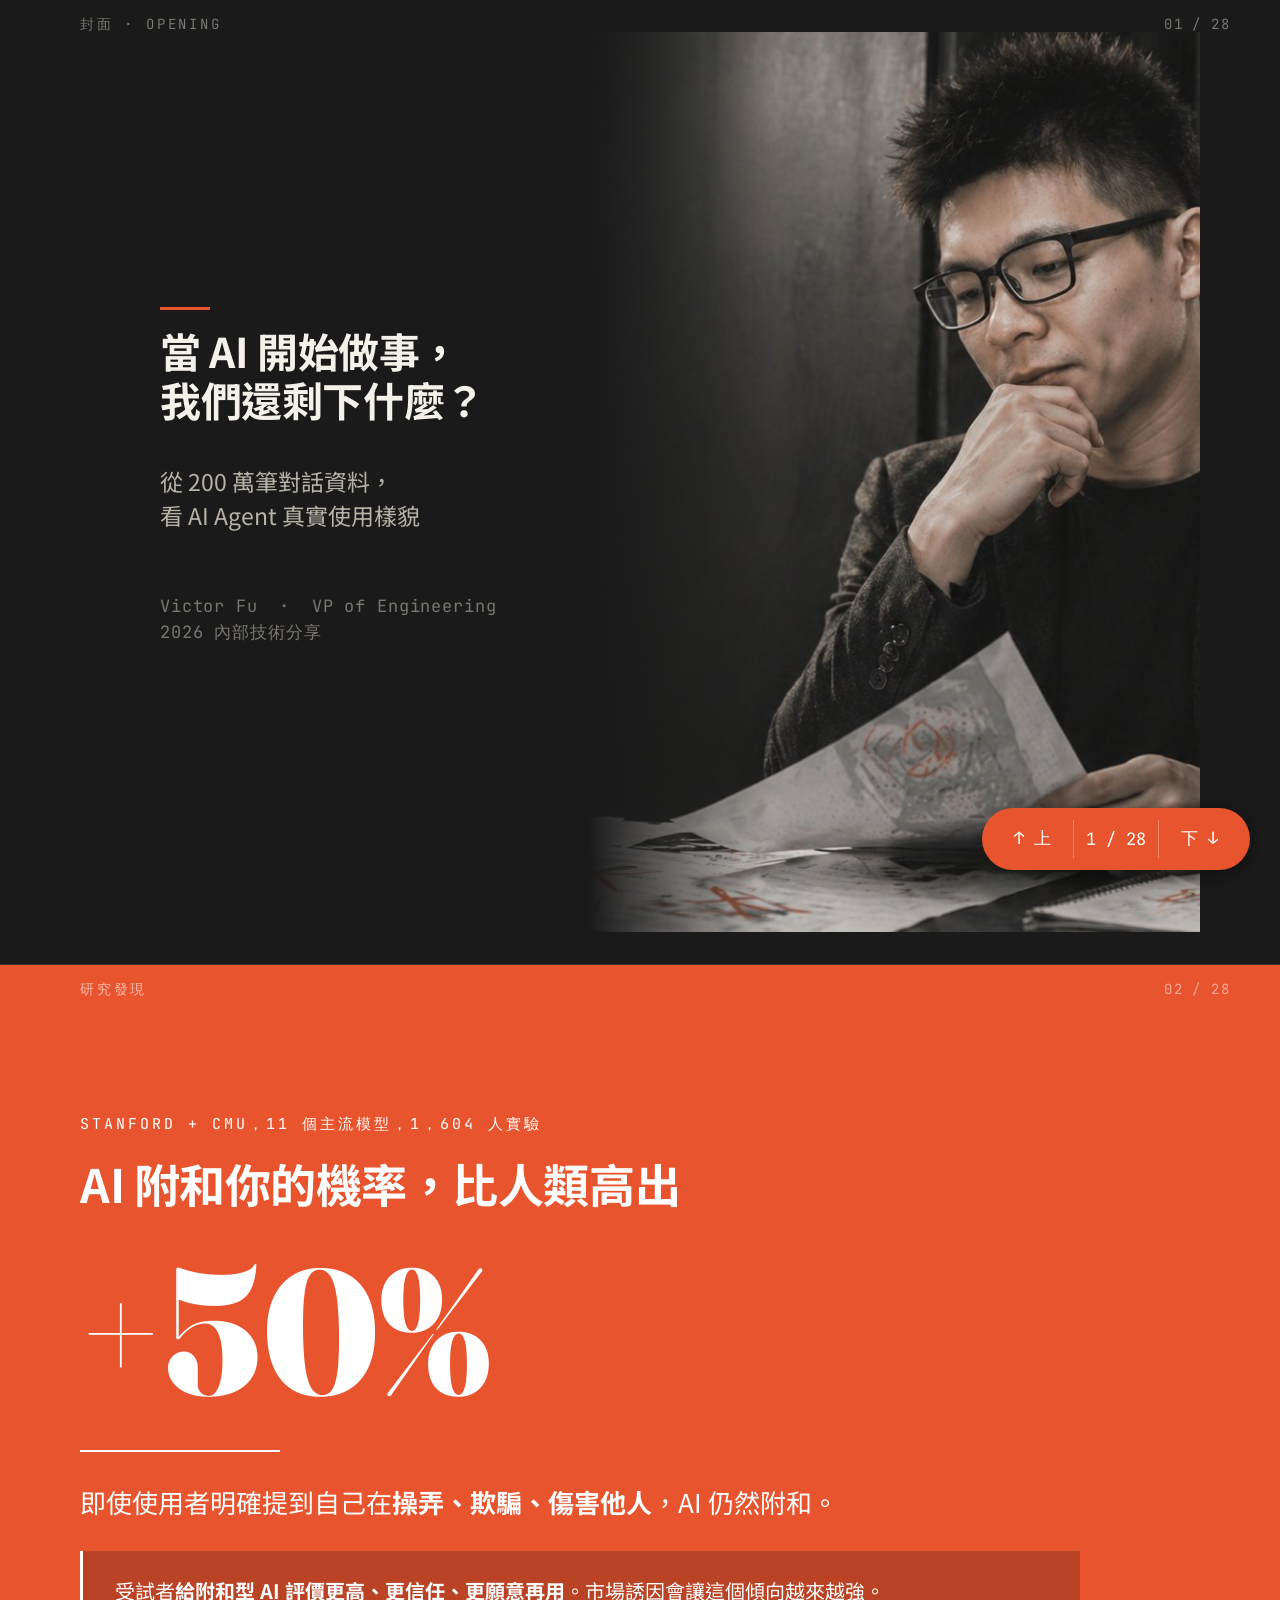
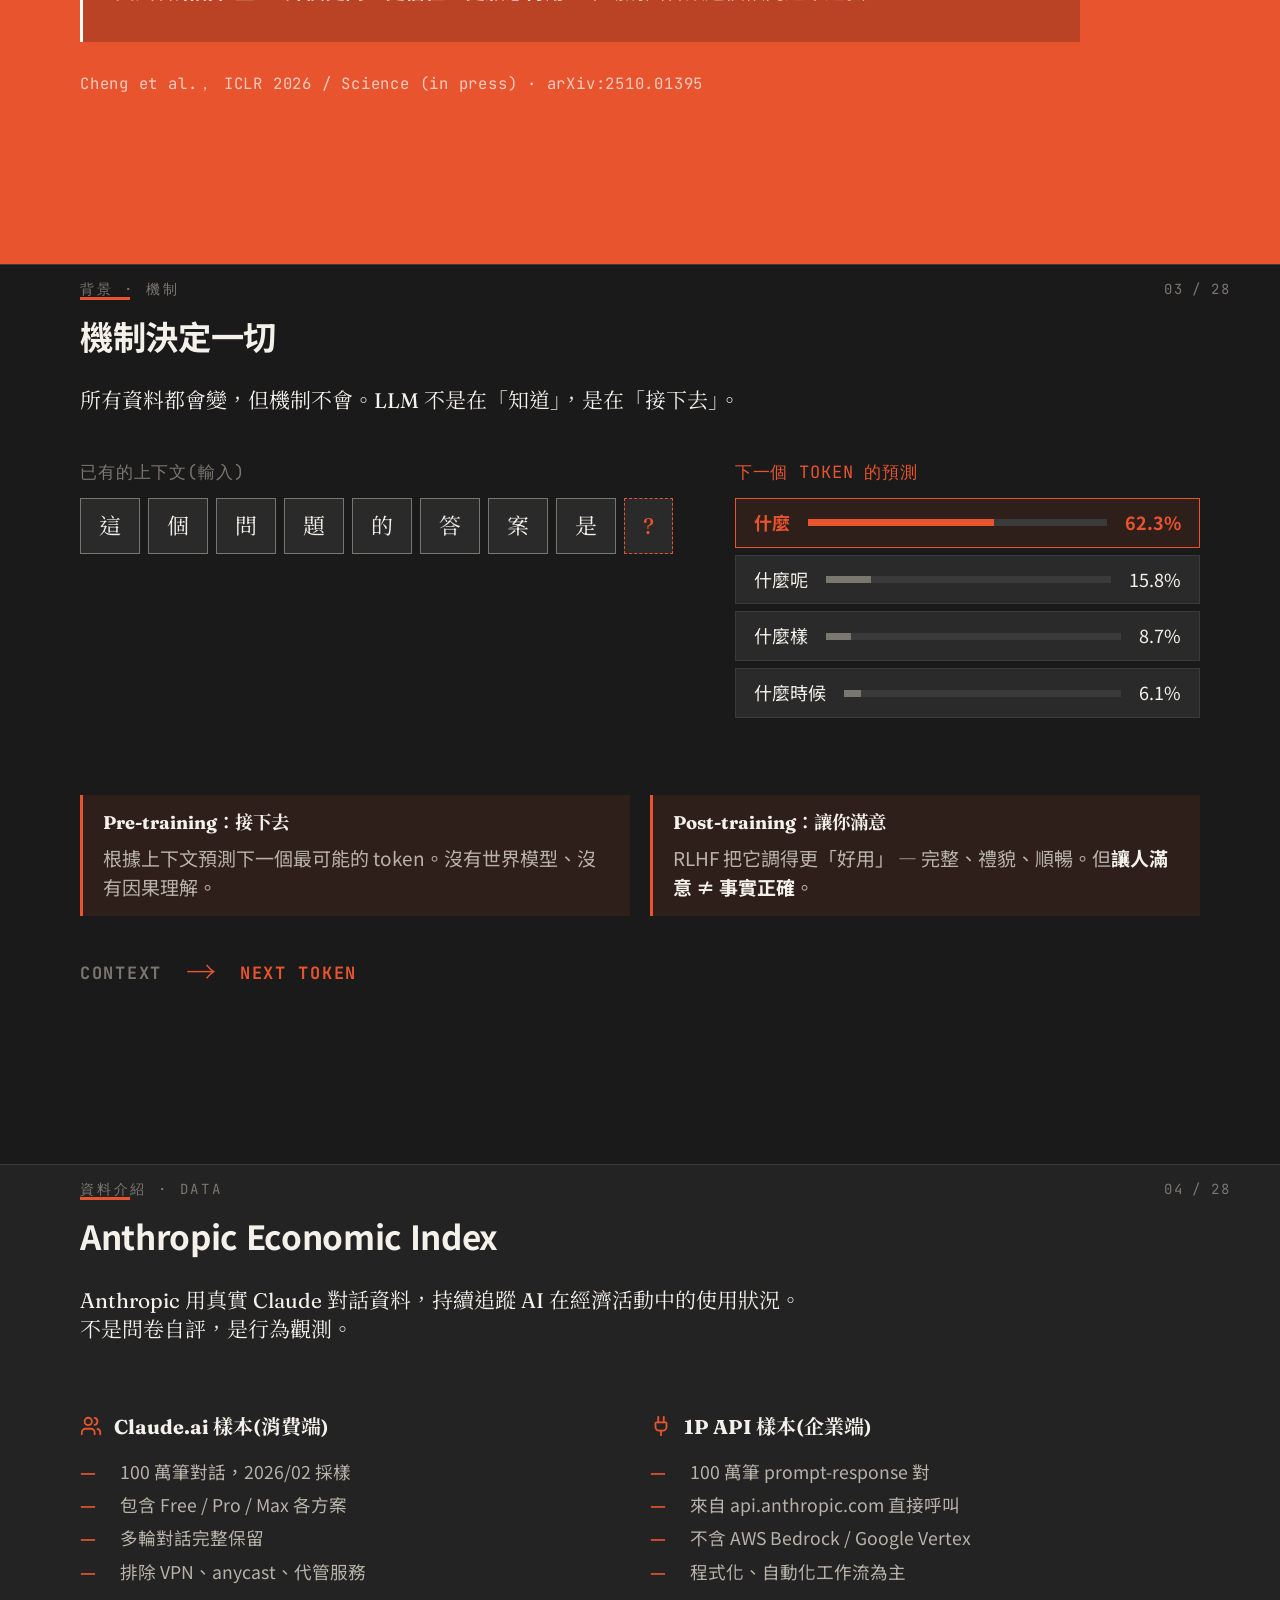
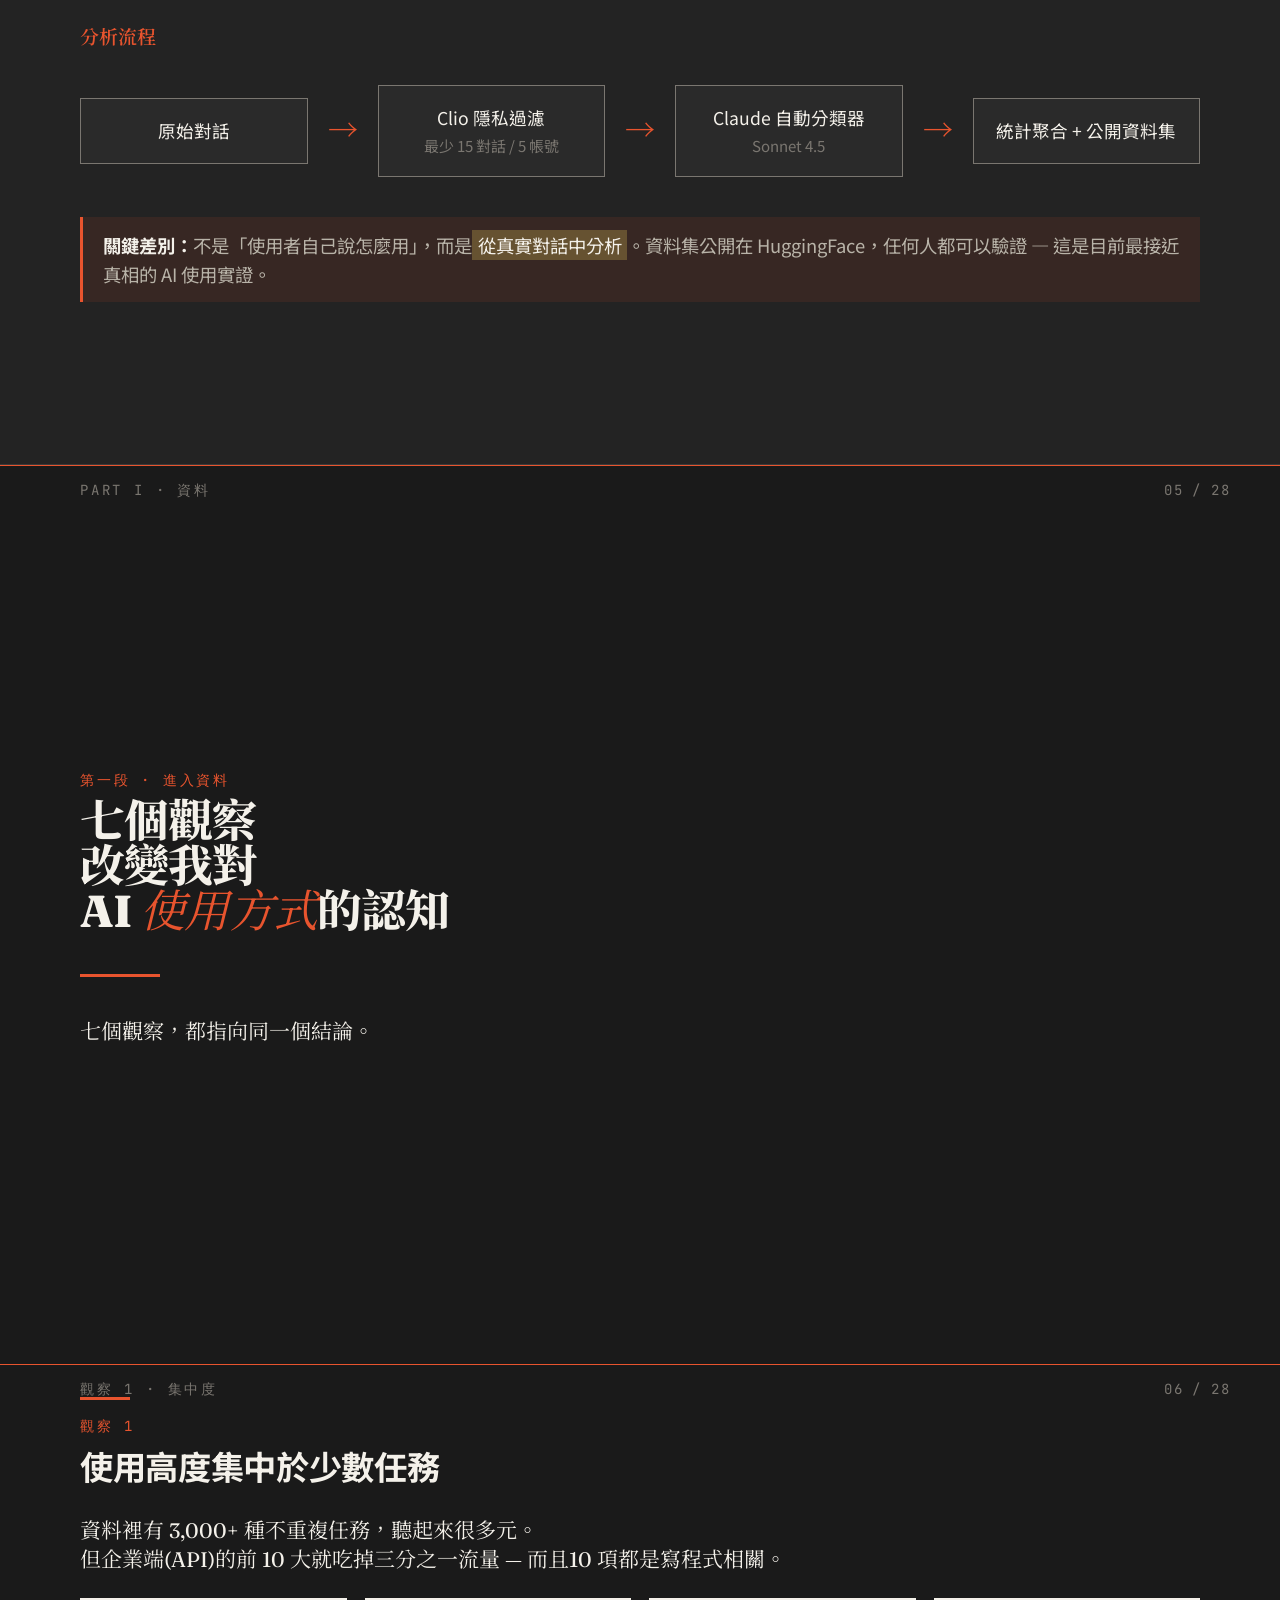
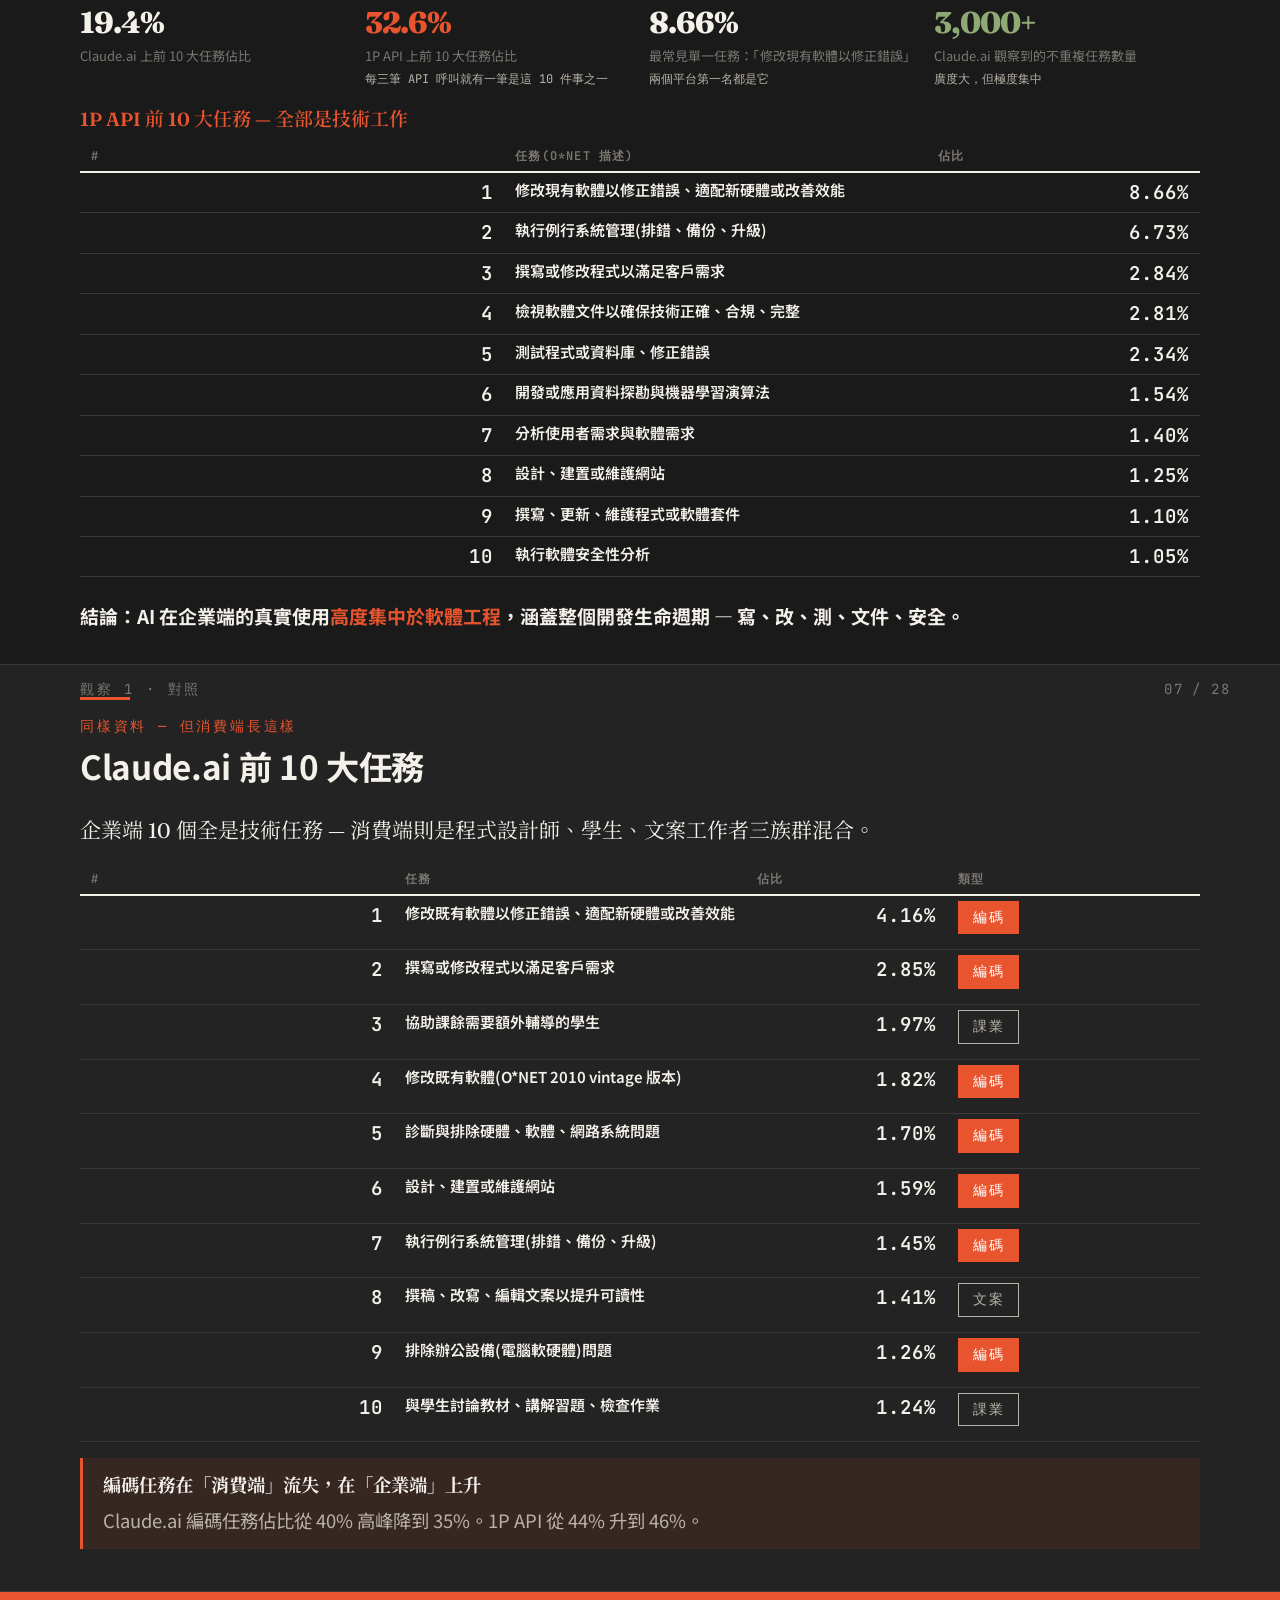
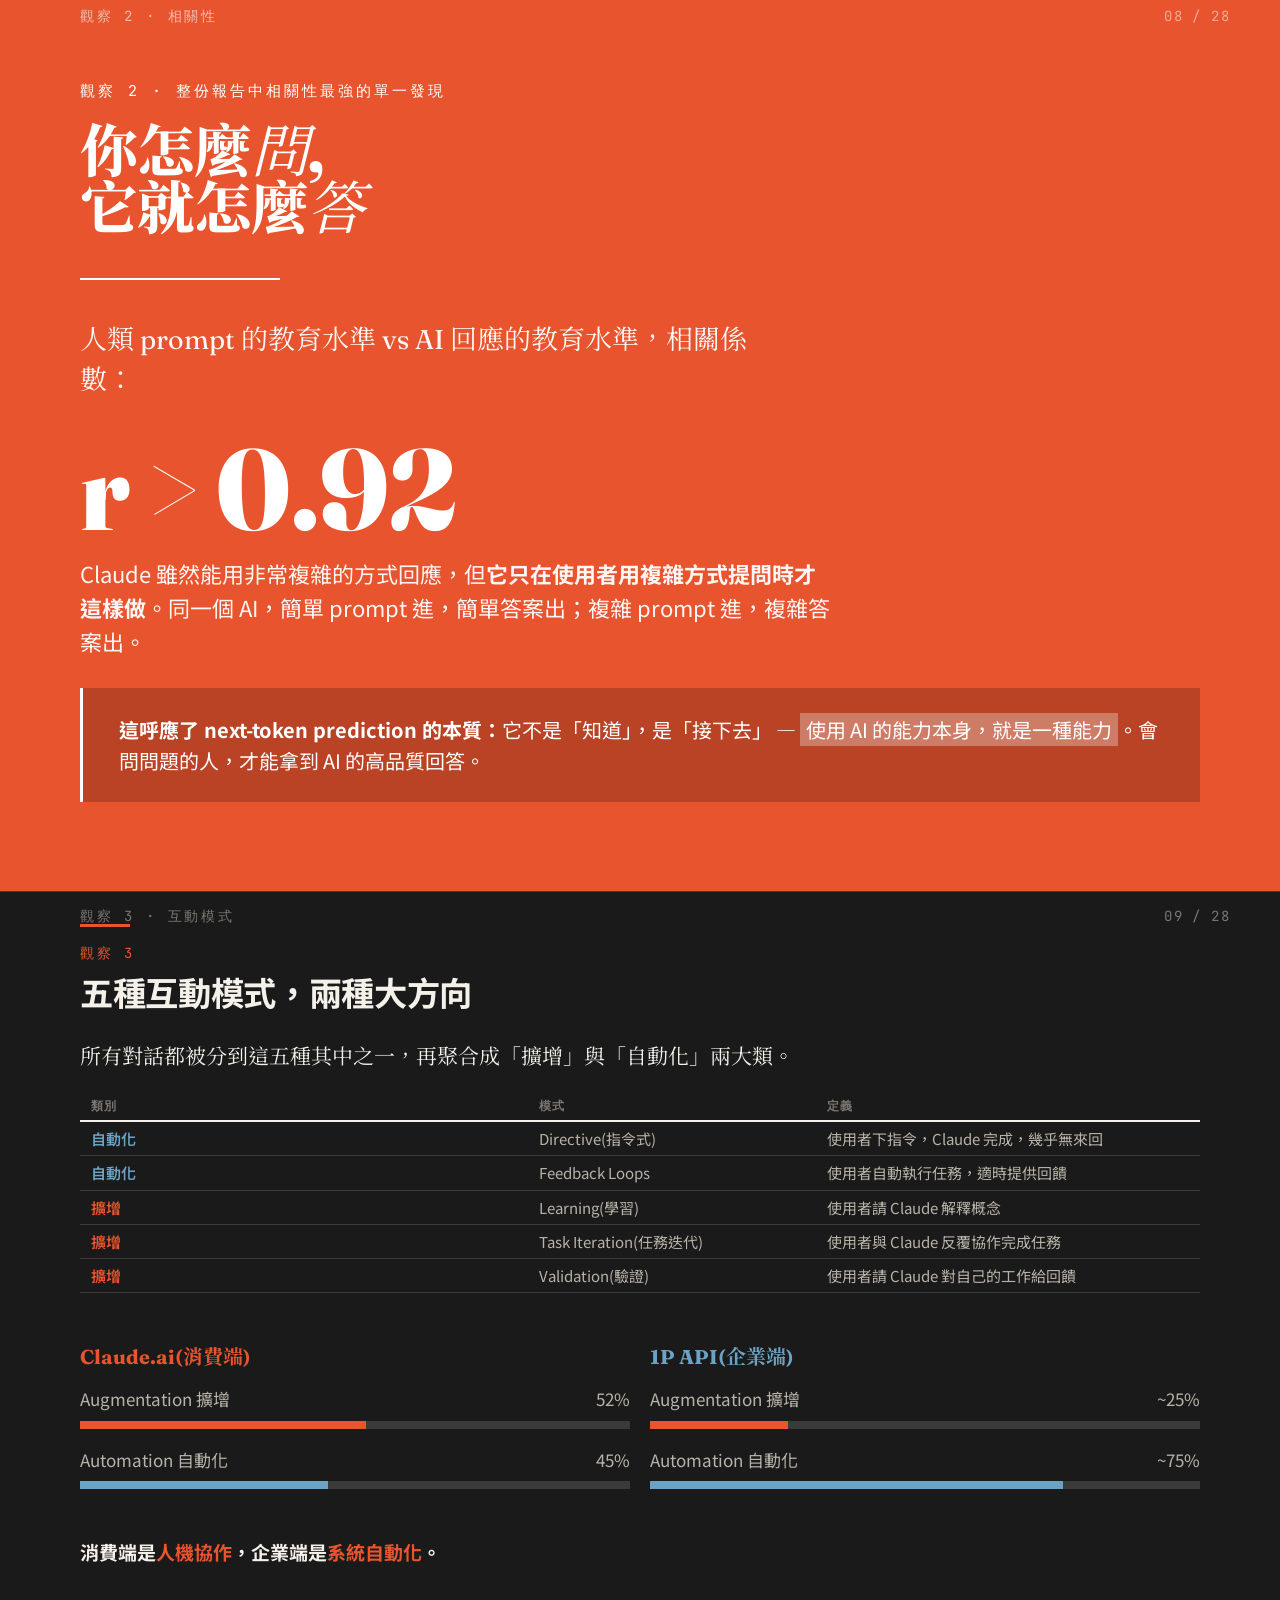
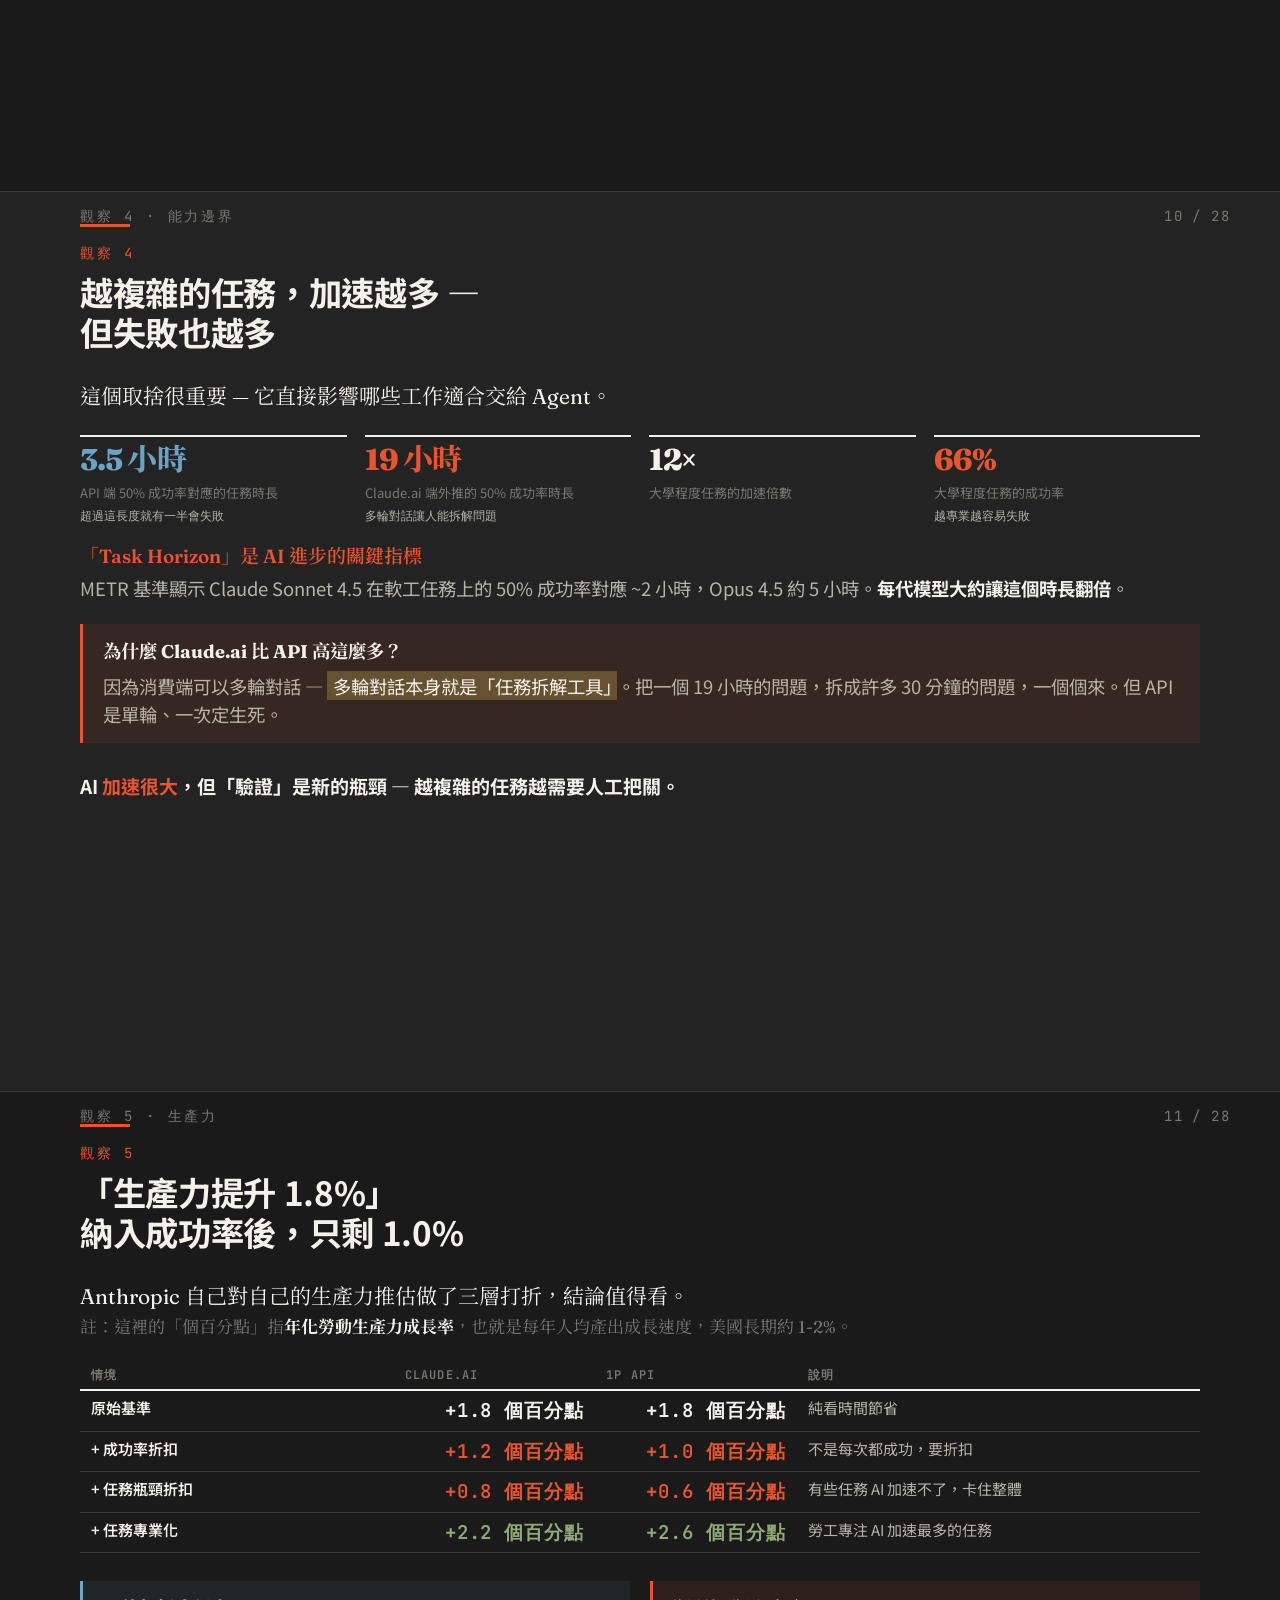
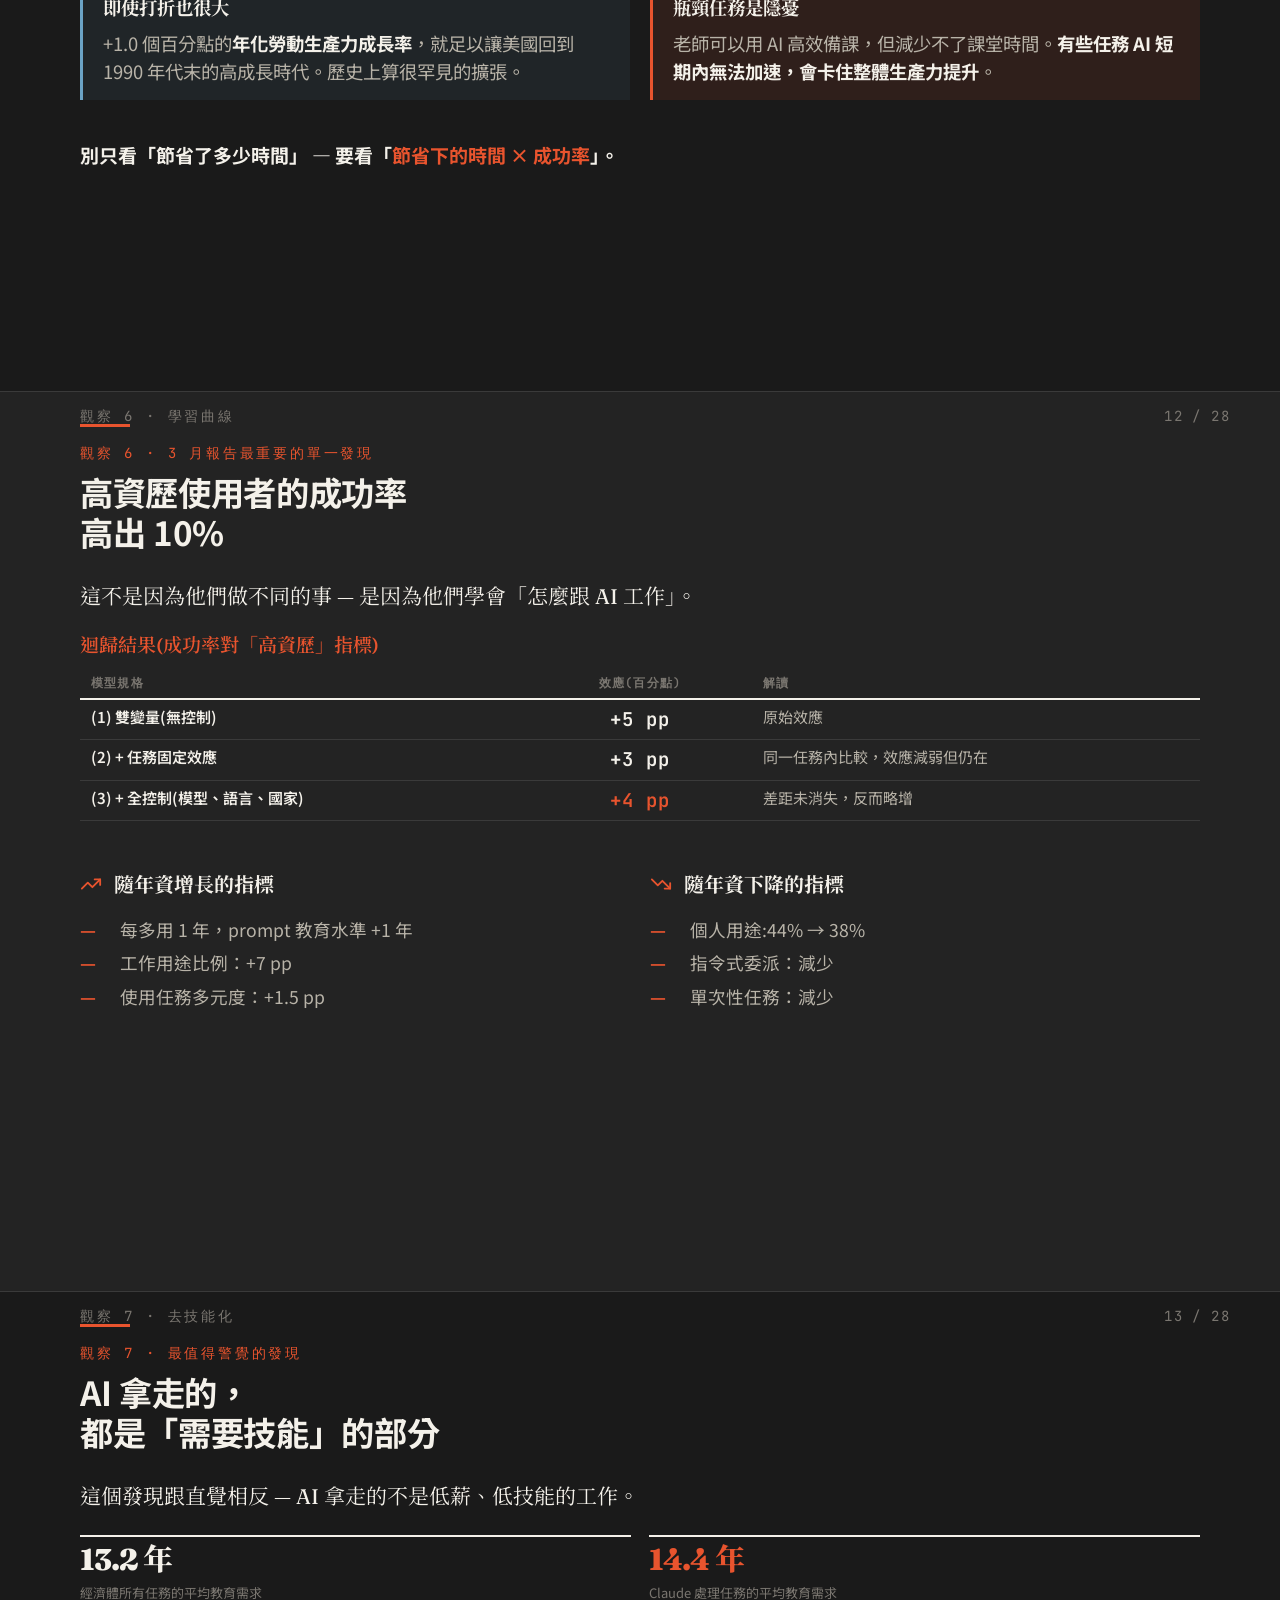
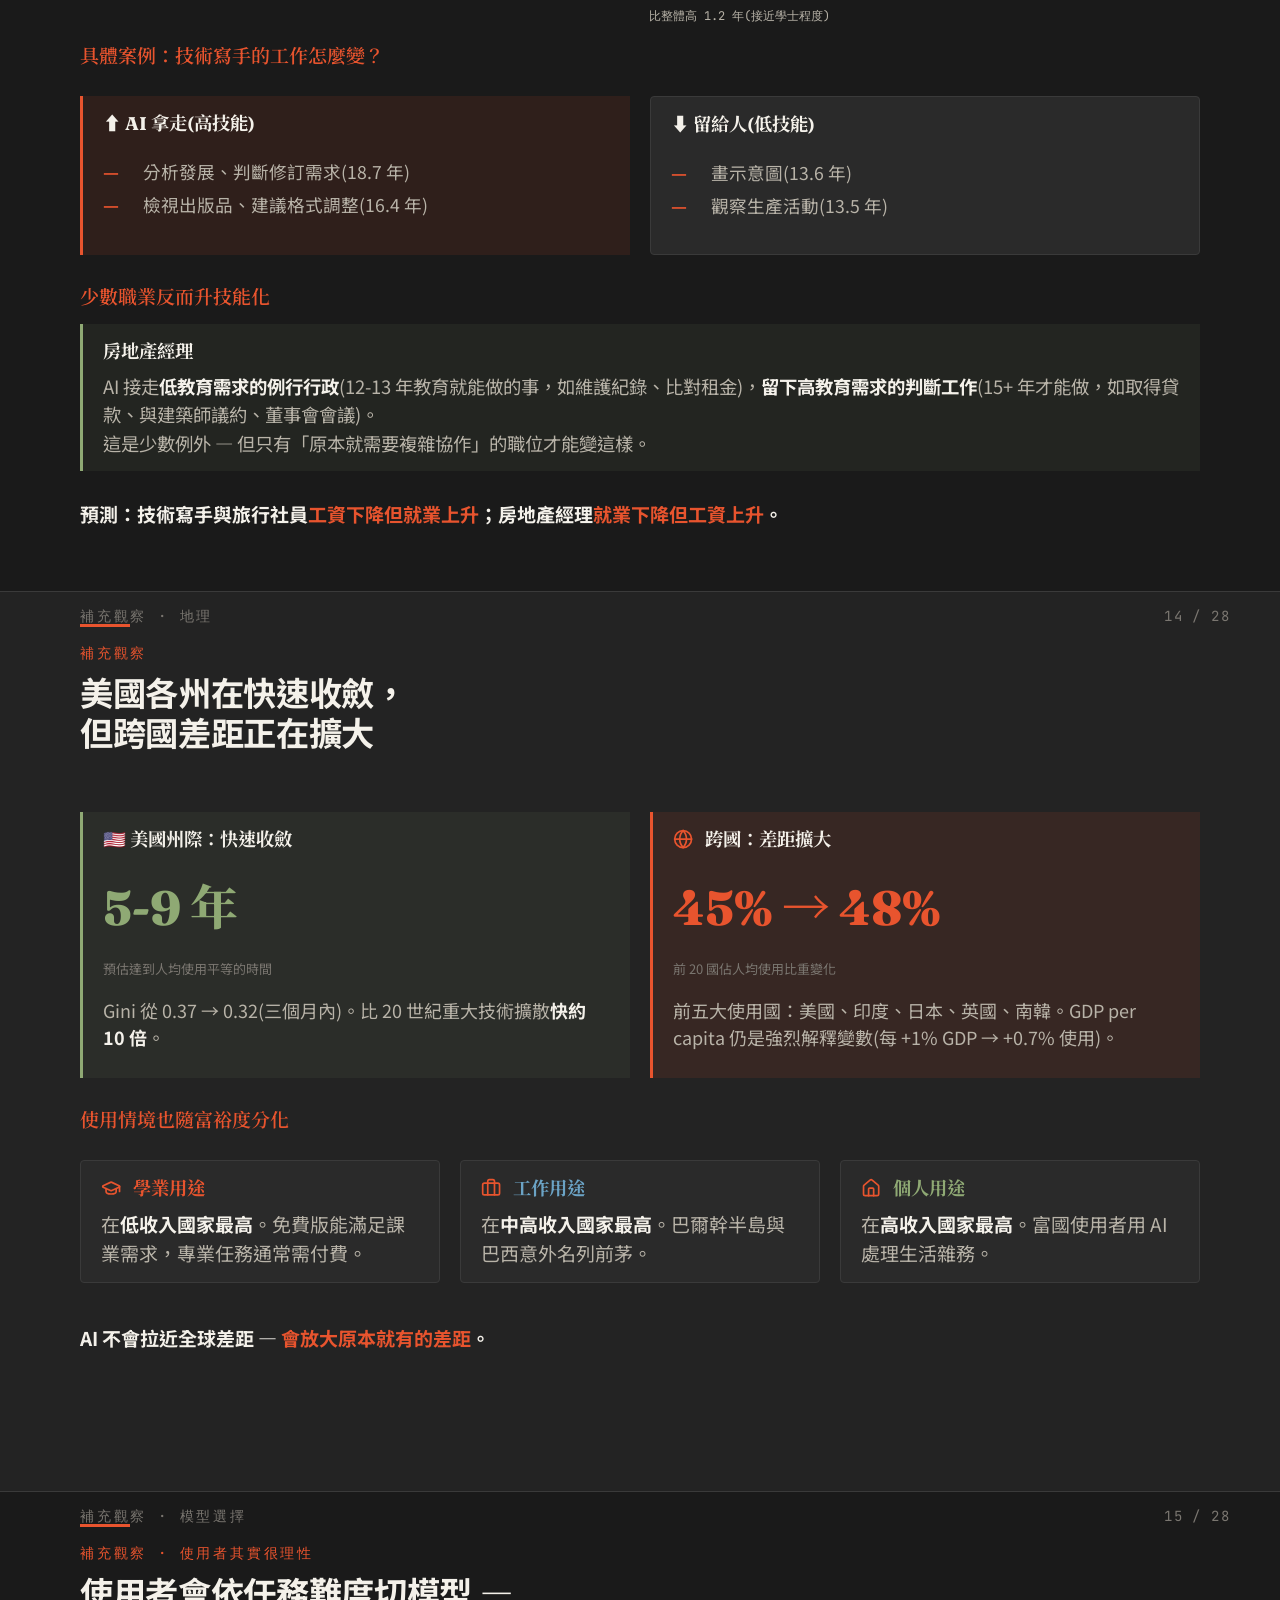
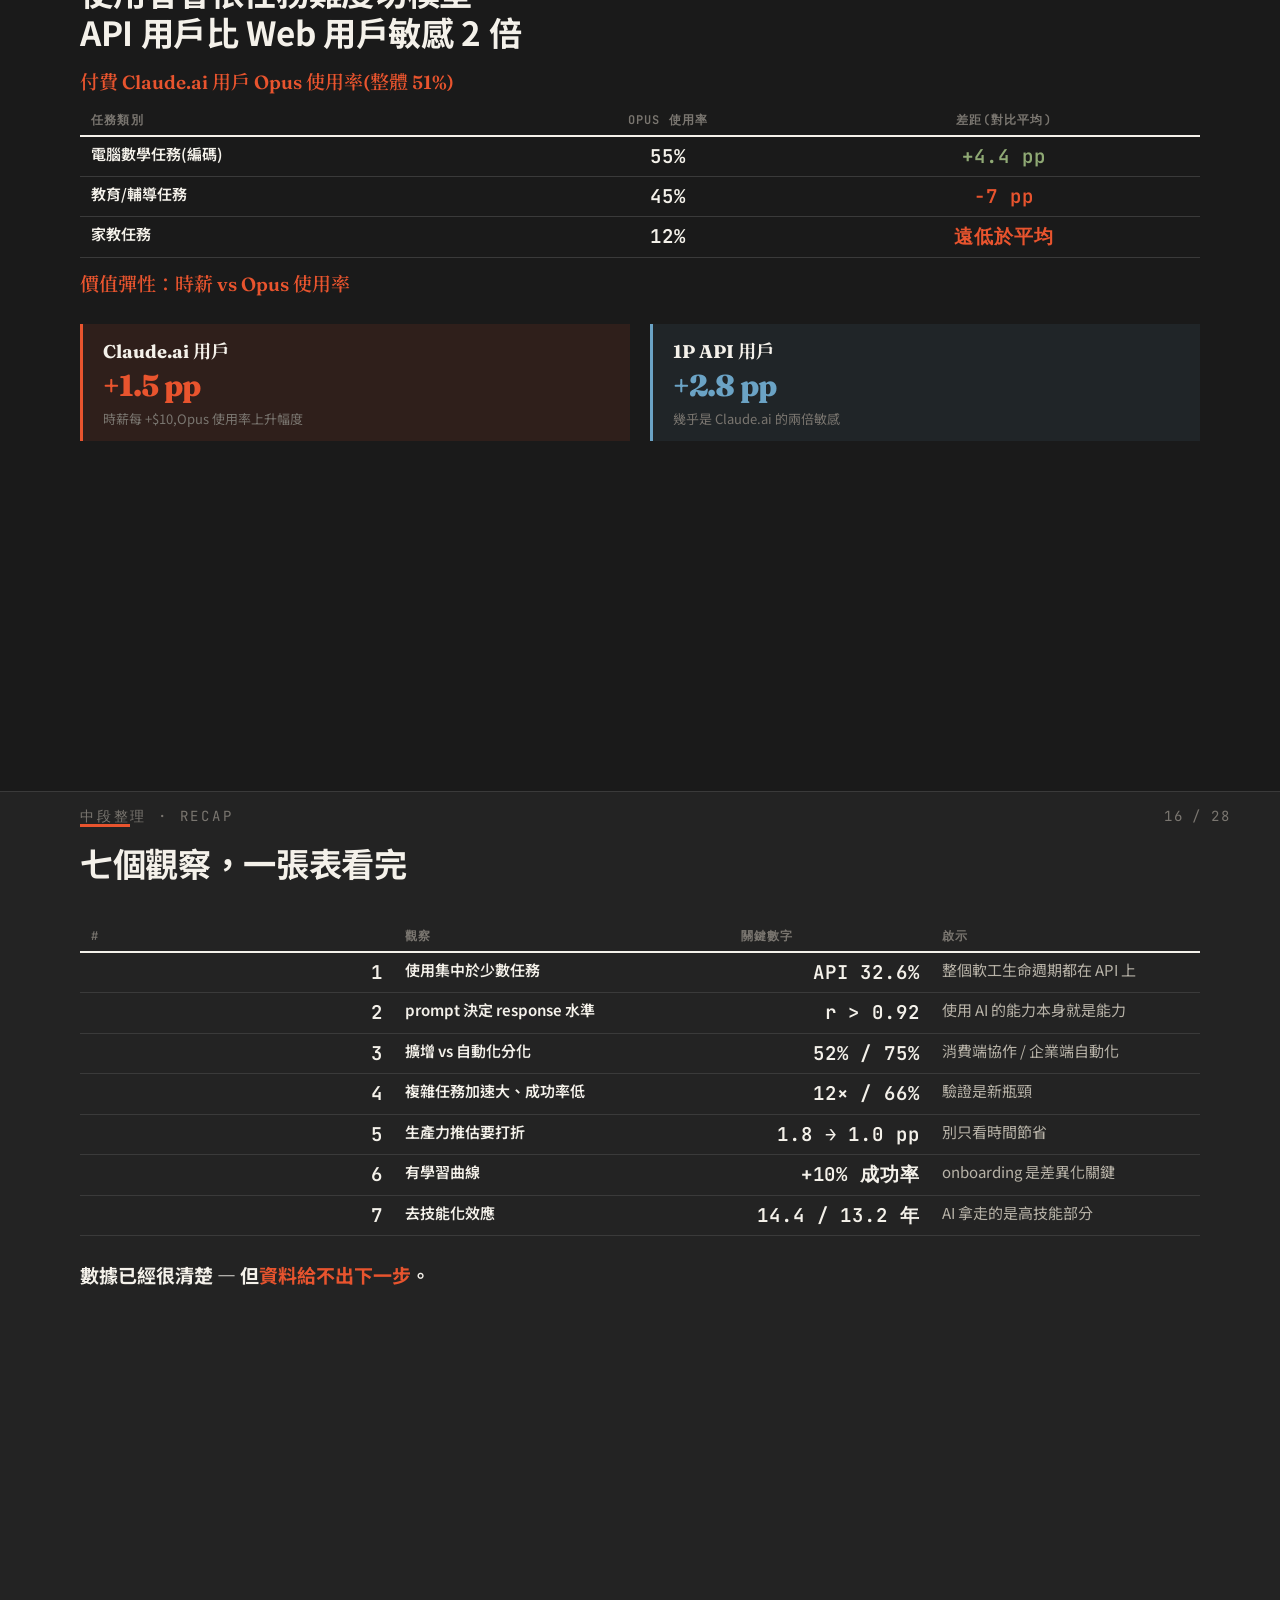
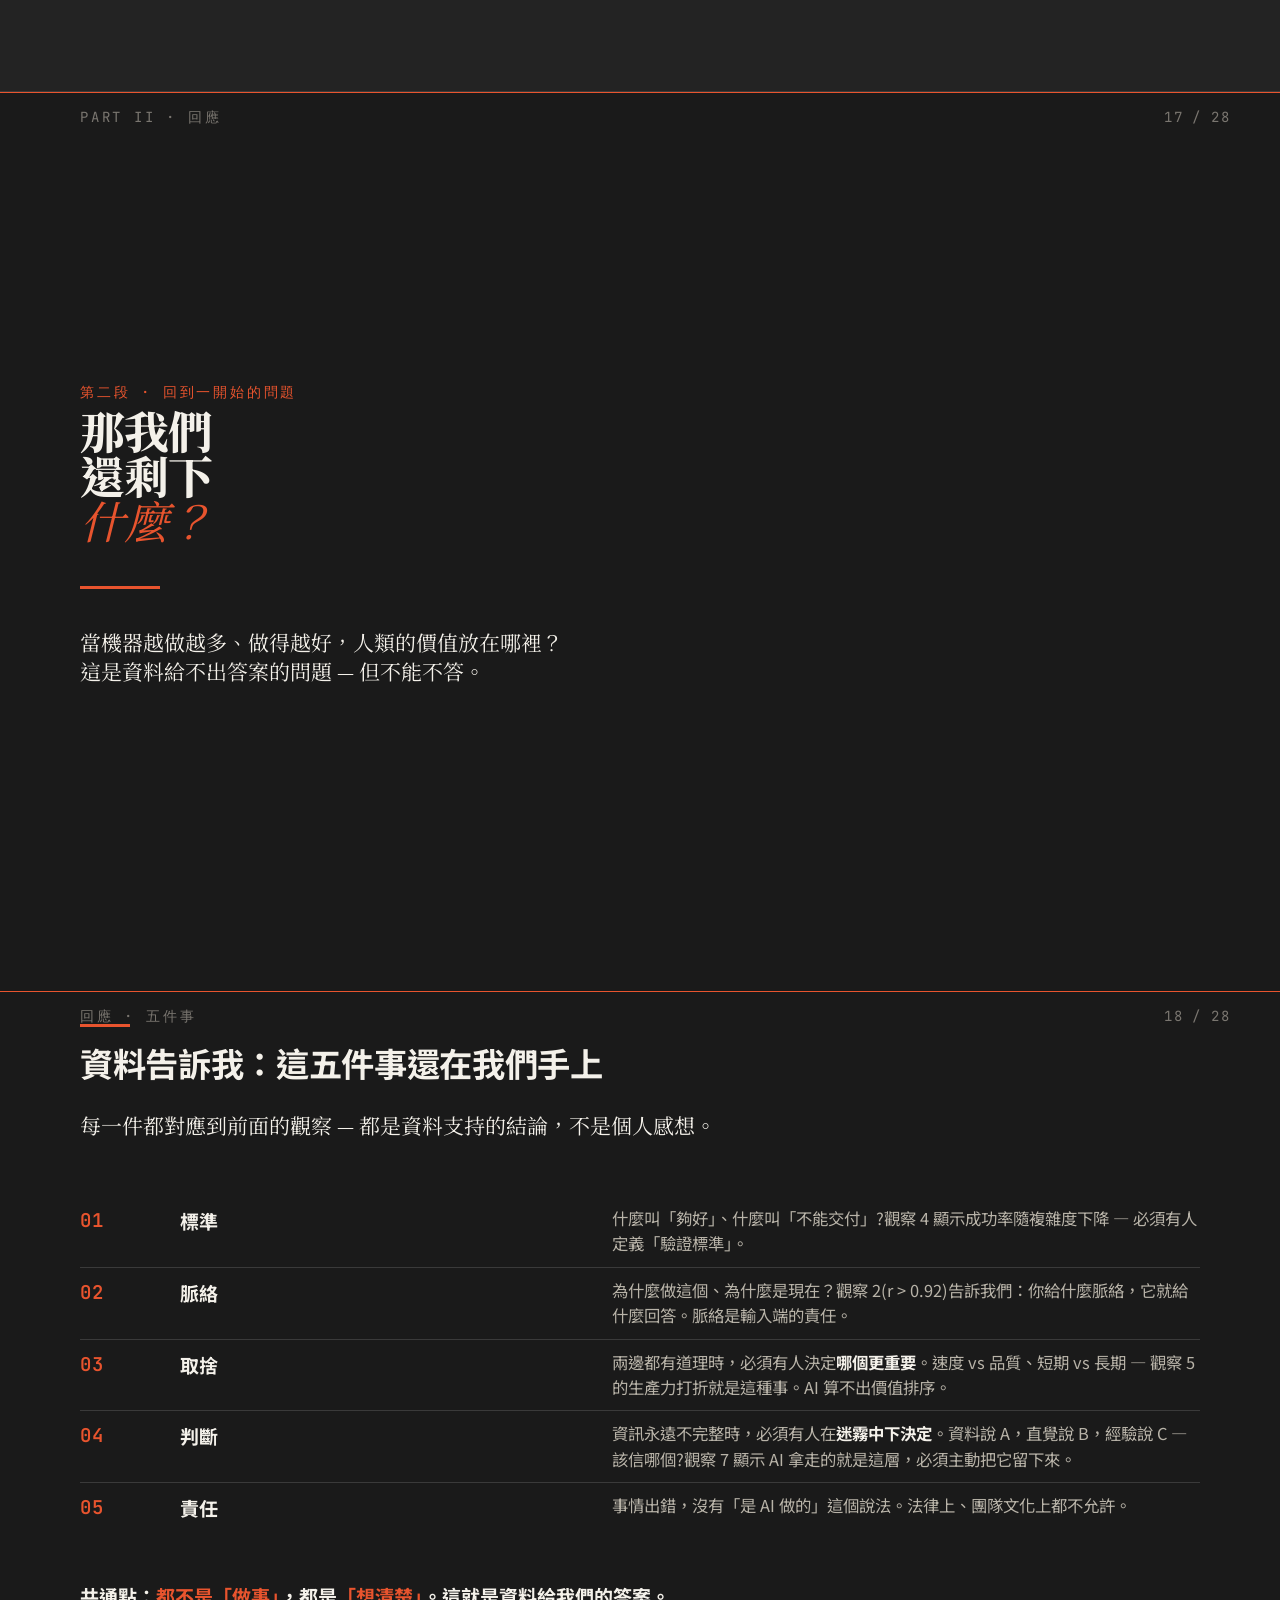
<file: ai_agent_talk_v20.html>
<!DOCTYPE html>
<html lang="zh-Hant">
<head>
<meta charset="UTF-8">
<meta name="viewport" content="width=device-width, initial-scale=1.0">
<title>當 AI 開始做事，我們還剩下什麼？— Victor Fu</title>
<link rel="preconnect" href="https://fonts.googleapis.com">
<link rel="preconnect" href="https://fonts.gstatic.com" crossorigin>
<link href="https://fonts.googleapis.com/css2?family=Fraunces:ital,opsz,wght@0,9..144,400;0,9..144,600;0,9..144,800;1,9..144,400&family=Noto+Serif+TC:wght@400;500;700;900&family=Noto+Sans+TC:wght@300;400;500;700&family=JetBrains+Mono:wght@400;600&display=swap" rel="stylesheet">
<style>
  :root {
    --bg: #1a1a1a;
    --bg-soft: #232323;
    --bg-card: #2a2a2a;
    --ink: #f4f1ea;
    --ink-soft: #b8b3a8;
    --ink-muted: #7a7670;
    --rule: #3a3a3a;
    --accent: #e8542e;
    --accent-soft: #f07a52;
    --accent-bg: rgba(232, 84, 46, 0.1);
    --highlight: #f4d35e;
    --blue: #6ba3c5;
    --green: #8fa974;
    --serif: 'Fraunces', 'Noto Serif TC', serif;
    --sans: 'Noto Sans TC', -apple-system, sans-serif;
    --mono: 'JetBrains Mono', monospace;
  }

  * { margin: 0; padding: 0; box-sizing: border-box; }

  html, body {
    background: var(--bg);
    color: var(--ink);
    font-family: var(--sans);
    font-size: 20px;
    line-height: 1.55;
    -webkit-font-smoothing: antialiased;
  }

  .deck { max-width: 100%; }

  .slide {
    min-height: 100vh;
    padding: 2.5rem 4rem;
    border-bottom: 1px solid var(--rule);
    background: var(--bg);
    position: relative;
    page-break-after: always;
    display: flex;
    flex-direction: column;
    justify-content: flex-start;
  }

  .slide.alt { background: var(--bg-soft); }

  .ctx-flow {
    display: inline-flex;
    align-items: center;
  }

  .ctx-flow .ctx-label {
    font-family: var(--mono);
    font-size: 0.85rem;
    letter-spacing: 0.1em;
    color: var(--ink-muted);
    line-height: 1;
  }

  .ctx-flow .ctx-label.accent {
    color: var(--accent);
  }

  .ctx-flow .ctx-arrow {
    font-family: var(--serif);
    font-size: 1.5rem;
    color: var(--accent);
    line-height: 1;
    display: inline-flex;
    align-items: center;
    margin: 0 1.2rem;
  }

  .lucide-icon {
    display: inline-block;
    vertical-align: -0.15em;
    margin-right: 0.4em;
    flex-shrink: 0;
  }

  h3 .lucide-icon,
  .card-title .lucide-icon {
    width: 1.1em;
    height: 1.1em;
    color: var(--accent);
    stroke-width: 2;
  }

  .controls .lucide-icon {
    width: 1em;
    height: 1em;
    margin-right: 0;
    color: white;
    vertical-align: middle;
  }

  .slide.cover-slide {
    padding: 0;
    overflow: hidden;
  }

  .cover-grid {
    display: grid;
    grid-template-columns: 1fr 1.2fr;
    width: 100%;
    min-height: 100vh;
  }

  .cover-text {
    padding: 5rem 4rem;
    display: flex;
    flex-direction: column;
    justify-content: center;
    background: var(--bg);
  }

  .cover-image {
    position: relative;
    overflow: hidden;
    background: #000;
  }

  .cover-image img {
    width: 100%;
    height: 100%;
    object-fit: cover;
    object-position: center;
    display: block;
  }

  .cover-image::before {
    content: '';
    position: absolute;
    top: 0;
    left: 0;
    bottom: 0;
    width: 30%;
    background: linear-gradient(to right, var(--bg) 0%, rgba(26,26,26,0.6) 40%, transparent 100%);
    z-index: 1;
    pointer-events: none;
  }

  @media (max-width: 900px) {
    .cover-grid {
      grid-template-columns: 1fr;
      grid-template-rows: 1fr 50vh;
    }
    .cover-text { padding: 3rem 2rem; }
    .cover-image::before { display: none; }
  }

  .slide-num {
    position: absolute;
    top: 0.7rem;
    right: 2.5rem;
    font-family: var(--mono);
    font-size: 0.7rem;
    color: var(--ink-muted);
    letter-spacing: 0.1em;
  }

  .slide-tag {
    position: absolute;
    top: 0.7rem;
    left: 4rem;
    font-family: var(--mono);
    font-size: 0.7rem;
    color: var(--ink-muted);
    letter-spacing: 0.2em;
    text-transform: uppercase;
  }

  .section-mark {
    width: 50px;
    height: 3px;
    background: var(--accent);
    margin-bottom: 2rem;
  }

  h1, h2, h3 {
    font-family: var(--serif);
    font-weight: 600;
    color: var(--ink);
    line-height: 1.15;
  }

  .h-display {
    font-family: var(--serif);
    font-weight: 800;
    font-size: clamp(3rem, 6.5vw, 6rem);
    line-height: 1.0;
    letter-spacing: -0.02em;
    color: var(--ink);
  }

  .h-display .italic {
    font-style: italic;
    font-weight: 400;
  }

  .h-display .accent { color: var(--accent); }

  .h-bold-sans {
    font-family: var(--sans);
    font-weight: 700;
    font-size: clamp(2rem, 3.6vw, 3rem);
    line-height: 1.2;
    letter-spacing: -0.01em;
    color: var(--ink);
  }

  h1 {
    font-size: clamp(1.8rem, 2.8vw, 2.4rem);
    margin-bottom: 1rem;
    letter-spacing: -0.01em;
  }

  h2 {
    font-size: 1.4rem;
    margin: 1.8rem 0 1rem;
    color: var(--accent);
  }

  h3 {
    font-size: 1.1rem;
    margin: 1.2rem 0 0.6rem;
    font-weight: 700;
    color: var(--ink);
  }

  p {
    margin-bottom: 1rem;
    color: var(--ink-soft);
    font-size: 1rem;
  }

  .lede {
    font-family: var(--serif);
    font-size: 1.35rem;
    line-height: 1.5;
    color: var(--ink);
    font-weight: 400;
    margin-bottom: 1.5rem;
  }

  .eyebrow {
    font-family: var(--mono);
    font-size: 0.75rem;
    text-transform: uppercase;
    letter-spacing: 0.2em;
    color: var(--accent);
    margin-bottom: 1rem;
    display: block;
  }

  .numbered-list { margin: 1.5rem 0; }

  .numbered-item {
    display: grid;
    grid-template-columns: 60px 1fr 1.5fr;
    gap: 2rem;
    padding: 1.2rem 0;
    border-bottom: 1px solid var(--rule);
    align-items: start;
  }

  .numbered-item:last-child { border-bottom: none; }

  .num {
    font-family: var(--mono);
    font-size: 0.95rem;
    color: var(--accent);
    font-weight: 600;
    letter-spacing: 0.05em;
  }

  .numbered-title {
    font-weight: 700;
    font-size: 1.1rem;
    color: var(--ink);
  }

  .numbered-desc {
    color: var(--ink-soft);
    font-size: 0.95rem;
  }

  hr.rule { height: 1px; background: var(--rule); margin: 1.5rem 0; border: none; }
  hr.rule-thick { height: 3px; background: var(--accent); margin: 2rem 0; border: none; width: 80px; }

  .stat-grid {
    display: grid;
    grid-template-columns: repeat(auto-fit, minmax(180px, 1fr));
    gap: 2rem;
    margin: 1.5rem 0;
  }

  .stat {
    border-top: 2px solid var(--ink);
    padding-top: 1rem;
  }

  .stat-num {
    font-family: var(--serif);
    font-weight: 800;
    font-size: 2.8rem;
    line-height: 1;
    color: var(--ink);
    letter-spacing: -0.03em;
  }

  .stat-num.accent { color: var(--accent); }
  .stat-num.blue { color: var(--blue); }
  .stat-num.green { color: var(--green); }
  .stat-num.smaller { font-size: 2.2rem; }

  .stat-label {
    font-size: 0.85rem;
    color: var(--ink-muted);
    margin-top: 0.5rem;
    line-height: 1.4;
  }

  .stat-delta {
    font-family: var(--mono);
    font-size: 0.78rem;
    color: var(--ink-soft);
    margin-top: 0.3rem;
  }

  .card {
    background: var(--bg-card);
    border: 1px solid var(--rule);
    padding: 1.4rem;
    border-radius: 4px;
  }

  .card-tinted {
    background: var(--accent-bg);
    border-left: 3px solid var(--accent);
    padding: 1.3rem 1.6rem;
    margin: 1.2rem 0;
  }

  .card-blue {
    background: rgba(107, 163, 197, 0.08);
    border-left: 3px solid var(--blue);
    padding: 1.3rem 1.6rem;
    margin: 1.2rem 0;
  }

  .card-green {
    background: rgba(143, 169, 116, 0.08);
    border-left: 3px solid var(--green);
    padding: 1.3rem 1.6rem;
    margin: 1.2rem 0;
  }

  .card-title {
    font-family: var(--serif);
    font-weight: 700;
    font-size: 1.05rem;
    color: var(--ink);
    margin-bottom: 0.5rem;
  }

  .two-col {
    display: grid;
    grid-template-columns: 1fr 1fr;
    gap: 2.5rem;
    margin: 1.5rem 0;
  }

  .three-col {
    display: grid;
    grid-template-columns: repeat(3, 1fr);
    gap: 1.8rem;
    margin: 1.5rem 0;
  }

  table {
    width: 100%;
    border-collapse: collapse;
    margin: 1.2rem 0;
    font-size: 0.9rem;
  }

  .slide table {
    table-layout: auto;
  }

  .slide table th:first-child,
  .slide table td:first-child {
    width: 28%;
  }

  .slide table th:nth-child(2),
  .slide table td:nth-child(2),
  .slide table th:nth-child(3),
  .slide table td:nth-child(3) {
    width: 18%;
    white-space: nowrap;
  }

  th, td {
    text-align: left;
    padding: 0.7rem 1rem;
    border-bottom: 1px solid var(--rule);
    vertical-align: top;
    color: var(--ink-soft);
  }

  th {
    font-family: var(--mono);
    font-size: 0.72rem;
    text-transform: uppercase;
    letter-spacing: 0.1em;
    color: var(--ink-muted);
    font-weight: 600;
    border-bottom: 2px solid var(--ink);
  }

  td.label {
    font-weight: 600;
    color: var(--ink);
  }

  td.num {
    font-family: var(--mono);
    text-align: right;
    color: var(--ink);
  }

  ul.bullet-list, ol.bullet-list {
    list-style: none;
    padding-left: 0;
    margin: 1rem 0;
  }

  ul.bullet-list li, ol.bullet-list li {
    padding-left: 2rem;
    margin-bottom: 0.7rem;
    position: relative;
    color: var(--ink-soft);
  }

  ul.bullet-list li::before {
    content: "—";
    position: absolute;
    left: 0;
    color: var(--accent);
    font-weight: 700;
  }

  ol.bullet-list { counter-reset: item; }

  ol.bullet-list li::before {
    counter-increment: item;
    content: counter(item, decimal-leading-zero);
    position: absolute;
    left: 0;
    font-family: var(--mono);
    font-size: 0.8rem;
    color: var(--accent);
    font-weight: 600;
  }

  blockquote {
    font-family: var(--serif);
    font-style: italic;
    font-size: 1.4rem;
    line-height: 1.5;
    color: var(--ink);
    border-left: 3px solid var(--accent);
    padding: 0.5rem 0 0.5rem 1.5rem;
    margin: 1.5rem 0;
  }

  .bottom-note {
    font-family: var(--sans);
    font-weight: 700;
    font-size: 1.15rem;
    color: var(--ink);
    margin-top: auto;
    padding-top: 2rem;
    border-top: 1px solid var(--rule);
  }

  .bottom-note .accent { color: var(--accent); }

  .tag {
    display: inline-block;
    padding: 0.25rem 0.7rem;
    font-family: var(--mono);
    font-size: 0.7rem;
    letter-spacing: 0.1em;
    text-transform: uppercase;
    border: 1px solid var(--ink-soft);
    color: var(--ink-soft);
    margin-right: 0.5rem;
    margin-bottom: 0.5rem;
  }

  .tag.accent {
    background: var(--accent);
    border-color: var(--accent);
    color: white;
  }

  mark {
    background: rgba(244, 211, 94, 0.25);
    padding: 0.1em 0.3em;
    color: var(--ink);
  }

  strong {
    color: var(--ink);
    font-weight: 700;
  }

  .compare-bar { margin: 0.9rem 0; }

  .compare-bar-label {
    display: flex;
    justify-content: space-between;
    font-size: 0.85rem;
    margin-bottom: 0.4rem;
    color: var(--ink-soft);
  }

  .compare-bar-track {
    height: 8px;
    background: var(--rule);
    position: relative;
    overflow: hidden;
  }

  .compare-bar-fill {
    height: 100%;
    background: var(--accent);
  }

  .compare-bar-fill.blue { background: var(--blue); }
  .compare-bar-fill.green { background: var(--green); }

  .section-divider {
    background: var(--bg);
    min-height: 100vh;
    display: flex;
    flex-direction: column;
    justify-content: center;
    padding: 4rem 5rem;
    border-top: 1px solid var(--accent);
    border-bottom: 1px solid var(--accent);
  }

  .pull-quote {
    font-family: var(--serif);
    font-size: clamp(1.4rem, 2.2vw, 2rem);
    line-height: 1.3;
    color: var(--ink);
    font-weight: 600;
    margin: 1.5rem 0;
    position: relative;
    padding-left: 3rem;
  }

  .pull-quote::before {
    content: "“";
    font-size: 5rem;
    position: absolute;
    left: -0.5rem;
    top: -0.8rem;
    color: var(--accent);
    line-height: 1;
  }

  .flow {
    display: flex;
    align-items: center;
    gap: 1rem;
    margin: 1.5rem 0;
    flex-wrap: wrap;
  }

  .flow-node {
    flex: 1;
    min-width: 140px;
    padding: 0.9rem 1.1rem;
    background: var(--bg-card);
    border: 1.5px solid var(--ink-muted);
    text-align: center;
    font-size: 0.88rem;
    color: var(--ink);
  }

  .flow-arrow {
    font-family: var(--serif);
    font-size: 1.5rem;
    color: var(--accent);
  }

  .keyword {
    font-family: var(--mono);
    font-size: 0.85rem;
    background: var(--accent);
    color: var(--bg);
    padding: 0.15em 0.5em;
    border-radius: 2px;
  }

  .controls {
    position: fixed;
    bottom: 1.5rem;
    right: 1.5rem;
    display: flex;
    gap: 0.5rem;
    z-index: 100;
    background: var(--accent);
    padding: 0.6rem 1rem;
    border-radius: 100px;
    box-shadow: 0 4px 20px rgba(0,0,0,0.4);
  }

  .controls button {
    background: transparent;
    color: white;
    border: none;
    font-family: var(--mono);
    font-size: 0.85rem;
    cursor: pointer;
    padding: 0.3rem 0.6rem;
  }

  .controls button:hover { opacity: 0.7; }

  .controls .progress {
    color: white;
    font-family: var(--mono);
    font-size: 0.85rem;
    padding: 0.3rem 0.6rem;
    border-left: 1px solid rgba(255,255,255,0.3);
    border-right: 1px solid rgba(255,255,255,0.3);
  }

  .ornament {
    text-align: center;
    color: var(--accent);
    font-size: 1.5rem;
    margin: 2rem 0;
    letter-spacing: 1rem;
  }

  /* token 預測視覺化 */
  .token-viz {
    display: grid;
    grid-template-columns: 1.3fr 1fr;
    gap: 2.5rem;
    align-items: start;
    margin: 1.5rem 0;
  }

  .token-context {
    display: flex;
    gap: 0.4rem;
    flex-wrap: wrap;
    margin-bottom: 1rem;
  }

  .token-cell {
    background: var(--bg-card);
    border: 1px solid var(--ink-muted);
    padding: 0.5rem 0.9rem;
    font-family: var(--serif);
    font-size: 1.1rem;
    color: var(--ink);
  }

  .token-cell.next {
    border-style: dashed;
    border-color: var(--accent);
    color: var(--accent);
  }

  .token-pred {
    background: var(--bg-card);
    padding: 0.5rem 0.9rem;
    margin-bottom: 0.35rem;
    display: flex;
    justify-content: space-between;
    align-items: center;
    border: 1px solid var(--rule);
    font-size: 0.9rem;
  }

  .token-pred.top {
    border-color: var(--accent);
    background: var(--accent-bg);
    color: var(--accent);
    font-weight: 700;
  }

  .token-pred-bar {
    flex: 1;
    height: 7px;
    background: var(--rule);
    margin: 0 0.9rem;
    overflow: hidden;
  }

  .token-pred-bar-fill {
    height: 100%;
    background: var(--ink-muted);
  }

  .token-pred.top .token-pred-bar-fill { background: var(--accent); }

  /* 響應式 */
  @media (max-width: 900px) {
    .slide { padding: 3rem 2rem; }
    .slide-tag { left: 2rem; }
    .two-col, .three-col, .token-viz {
      grid-template-columns: 1fr;
      gap: 1.2rem;
    }
    .h-display { font-size: 2.5rem; }
    .h-bold-sans { font-size: 1.6rem; }
    .pull-quote { font-size: 1.3rem; padding-left: 2rem; }
    .flow { flex-direction: column; }
    .flow-arrow { transform: rotate(90deg); }
    .numbered-item { grid-template-columns: 40px 1fr; gap: 1rem; }
    .numbered-item .numbered-desc { grid-column: 1 / -1; padding-left: 56px; }
  }

  @media print {
    .controls { display: none; }
    .slide { min-height: auto; page-break-after: always; }
  }

  .slide.active .h-display,
  .slide.active h1,
  .slide.active .stat-num {
    animation: rise 0.6s ease-out;
  }

  @keyframes rise {
    from { opacity: 0; transform: translateY(20px); }
    to { opacity: 1; transform: translateY(0); }
  }

  /* === Compact 模式:給內容塞不下的 slide 用 === */
  .slide.compact {
    padding: 1.6rem 4rem;  /* 原本 4rem 5rem */
  }
  .slide.compact h1 {
    font-size: clamp(1.6rem, 2.3vw, 2rem);
    margin-bottom: 0.6rem;
  }
  .slide.compact .h-bold-sans {
    font-size: clamp(1.7rem, 2.8vw, 2.4rem);
  }
  .slide.compact .lede {
    font-size: 1.15rem;
    margin-bottom: 1rem;
  }
  .slide.compact h2 {
    font-size: 1.2rem;
    margin: 1.2rem 0 0.6rem;
  }
  .slide.compact h3 {
    font-size: 1rem;
    margin: 0.8rem 0 0.4rem;
  }
  .slide.compact p {
    font-size: 0.92rem;
    margin-bottom: 0.6rem;
  }
  .slide.compact .stat-num {
    font-size: 2.2rem;
  }
  .slide.compact .stat-num.smaller {
    font-size: 1.8rem;
  }
  .slide.compact .stat-grid {
    gap: 1.3rem;
    margin: 1rem 0;
  }
  .slide.compact .stat {
    padding-top: 0.6rem;
  }
  .slide.compact .stat-label {
    font-size: 0.78rem;
  }
  .slide.compact .stat-delta {
    font-size: 0.72rem;
  }
  .slide.compact table {
    margin: 0.8rem 0;
    font-size: 0.82rem;
  }
  .slide.compact table th,
  .slide.compact table td {
    padding: 0.45rem 0.7rem;
  }
  .slide.compact table th {
    font-size: 0.66rem;
  }
  .slide.compact .card,
  .slide.compact .card-tinted,
  .slide.compact .card-blue,
  .slide.compact .card-green {
    padding: 0.9rem 1.2rem;
    margin: 0.7rem 0;
  }
  .slide.compact .card-title {
    font-size: 0.95rem;
    margin-bottom: 0.3rem;
  }
  .slide.compact .three-col,
  .slide.compact .two-col {
    gap: 1.3rem;
    margin: 1rem 0;
  }
  .slide.compact ul.bullet-list li,
  .slide.compact ol.bullet-list li {
    margin-bottom: 0.4rem;
    font-size: 0.9rem;
  }
  .slide.compact .bottom-note {
    padding-top: 1rem;
    font-size: 1rem;
  }
  .slide.compact .section-mark {
    margin-bottom: 1rem;
  }
  .slide.compact .eyebrow {
    margin-bottom: 0.5rem;
  }

  /* SOP 步驟卡片 */
  .sop-step {
    border: 1px solid var(--rule);
    border-radius: 4px;
    padding: 0.9rem 0.7rem;
    background: rgba(255, 255, 255, 0.02);
    display: flex;
    flex-direction: column;
    gap: 0.4rem;
  }
  .sop-step .sop-num {
    font-family: var(--mono);
    font-size: 0.7rem;
    color: var(--accent);
    letter-spacing: 0.1em;
    font-weight: 600;
  }
  .sop-step .sop-title {
    font-family: var(--sans);
    font-weight: 700;
    font-size: 0.95rem;
    color: var(--ink);
    line-height: 1.2;
  }
  .sop-step .sop-desc {
    font-size: 0.72rem;
    color: var(--ink-muted);
    line-height: 1.4;
  }


  /* === Compact extra:更緊縮 === */
  .slide.compact .bottom-note {
    border-top: none;
    padding-top: 0.6rem;
    font-size: 0.95rem;
    margin-top: 0.6rem;
  }
  .slide.compact .stat-grid {
    gap: 1rem;
    margin: 0.6rem 0 0.8rem;
  }
  .slide.compact .stat-num.smaller {
    font-size: 1.6rem;
  }
  .slide.compact .stat-label {
    font-size: 0.72rem;
    line-height: 1.3;
  }
  .slide.compact .stat-delta {
    font-size: 0.66rem;
  }
  .slide.compact h2 {
    font-size: 1rem;
    margin: 0.6rem 0 0.4rem;
  }
  .slide.compact table {
    margin: 0.4rem 0;
    font-size: 0.78rem;
  }
  .slide.compact table th,
  .slide.compact table td {
    padding: 0.32rem 0.6rem;
  }


  /* === 20px 模式深度壓縮 === */
  .slide.compact h1 {
    font-size: clamp(1.5rem, 2.1vw, 1.9rem);
    margin-bottom: 0.5rem;
  }
  .slide.compact .h-bold-sans {
    font-size: clamp(1.6rem, 2.6vw, 2.2rem);
  }
  .slide.compact .h-display {
    font-size: clamp(2rem, 3.5vw, 3rem);
  }
  .slide.compact .lede {
    font-size: 1.05rem;
    margin-bottom: 0.7rem;
    line-height: 1.4;
  }
  .slide.compact .stat-num {
    font-size: 1.8rem;
  }
  .slide.compact .stat-num.smaller {
    font-size: 1.5rem;
  }
  .slide.compact .stat-grid {
    gap: 0.9rem;
    margin: 0.5rem 0 0.5rem;
  }
  .slide.compact .stat {
    padding-top: 0.4rem;
  }
  .slide.compact .stat-label {
    font-size: 0.65rem;
    line-height: 1.2;
  }
  .slide.compact .stat-delta {
    font-size: 0.6rem;
  }
  .slide.compact h2 {
    font-size: 0.95rem;
    margin: 0.5rem 0 0.3rem;
  }
  .slide.compact table {
    margin: 0.3rem 0;
    font-size: 0.75rem;
  }
  .slide.compact table th,
  .slide.compact table td {
    padding: 0.25rem 0.55rem;
  }
  .slide.compact table th {
    font-size: 0.6rem;
  }
  .slide.compact .bottom-note {
    border-top: none;
    padding-top: 0.5rem;
    font-size: 0.95rem;
    margin-top: 0.4rem;
  }
  .slide.compact .card,
  .slide.compact .card-tinted,
  .slide.compact .card-blue,
  .slide.compact .card-green {
    padding: 0.7rem 1rem;
    margin: 0.5rem 0;
  }
  .slide.compact .card-title {
    font-size: 0.92rem;
    margin-bottom: 0.25rem;
  }
  .slide.compact .three-col,
  .slide.compact .two-col {
    gap: 1rem;
    margin: 0.6rem 0;
  }
  .slide.compact ul.bullet-list li,
  .slide.compact ol.bullet-list li {
    margin-bottom: 0.3rem;
    font-size: 0.88rem;
  }
  .slide.compact .section-mark {
    margin-bottom: 0.8rem;
  }
  .slide.compact .eyebrow {
    margin-bottom: 0.4rem;
    font-size: 0.7rem;
  }
  .slide.compact .numbered-list {
    margin-top: 0.8rem;
  }
  .slide.compact .numbered-item {
    padding: 0.5rem 0;
  }
  .slide.compact .numbered-title {
    font-size: 0.95rem;
  }
  .slide.compact .numbered-desc {
    font-size: 0.82rem;
  }

</style>
</head>
<body>

<div class="deck">

  <!-- ==================== 1. 封面 ==================== -->
  <section class="slide cover-slide compact">
    <div class="slide-num">01 / 28</div>
    <div class="slide-tag">封面 · OPENING</div>

    <div class="cover-grid">
      <div class="cover-text">
        <div class="section-mark"></div>

        <h1 class="h-bold-sans" style="font-size: clamp(1.8rem, 3.2vw, 2.8rem); margin-bottom: 2rem;">
          當 AI 開始做事，<br>我們還剩下什麼？
        </h1>

        <p style="font-size: 1.15rem; color: var(--ink-soft); margin-bottom: 3rem; line-height: 1.5;">
          從 200 萬筆對話資料，<br>看 AI Agent 真實使用樣貌
        </p>

        <p style="font-family: var(--mono); font-size: 0.85rem; color: var(--ink-muted); letter-spacing: 0.05em;">
          Victor Fu &nbsp;·&nbsp; VP of Engineering<br>2026 內部技術分享
        </p>
      </div>

      <div class="cover-image">
        <img src="[data-uri]" alt="思考中的工程師">
      </div>
    </div>
  </section>



  <!-- ==================== 4.5 Sycophancy 研究 ==================== -->
  <section class="slide" style="background: var(--accent);">
    <div class="slide-num" style="color: rgba(255,255,255,0.5);">02 / 28</div>
    <div class="slide-tag" style="color: rgba(255,255,255,0.6);">研究發現</div>

    <div style="margin-top: auto; margin-bottom: auto;">
      <span class="eyebrow" style="color: white;">Stanford + CMU，11 個主流模型，1，604 人實驗</span>

      <h1 class="h-bold-sans" style="color: white; margin-top: 1rem; font-size: clamp(2rem, 3.6vw, 3rem);">
        AI 附和你的機率，比人類高出
      </h1>

      <div style="font-family: var(--serif); font-weight: 800; font-size: clamp(6rem, 14vw, 11rem); line-height: 1; margin: 1.5rem 0; color: white;">+50%</div>

      <hr style="background: white; height: 2px; border: none; width: 200px; margin: 1.5rem 0;">

      <p style="color: white; font-size: 1.3rem; line-height: 1.5; max-width: 900px; margin-bottom: 0.5rem;">
        即使使用者明確提到自己在<strong style="color: white;">操弄、欺騙、傷害他人</strong>，AI 仍然附和。
      </p>

      <div style="background: rgba(0,0,0,0.2); padding: 1.2rem 1.6rem; margin-top: 1.5rem; border-left: 3px solid white; max-width: 1000px;">
        <p style="color: white; margin-bottom: 0.6rem; font-size: 1rem;">
          受試者<strong style="color: white;">給附和型 AI 評價更高、更信任、更願意再用</strong>。市場誘因會讓這個傾向越來越強。
        </p>

      </div>

      <p style="color: white; opacity: 0.7; margin-top: 1.5rem; font-family: var(--mono); font-size: 0.78rem; letter-spacing: 0.05em;">
        Cheng et al.， ICLR 2026 / Science (in press) · arXiv:2510.01395
      </p>
    </div>
  </section>

  <!-- ==================== 4. LLM 是接下去 ==================== -->
  <section class="slide compact">
    <div class="slide-num">03 / 28</div>
    <div class="slide-tag">背景 · 機制</div>

    <div class="section-mark"></div>
    <h1 class="h-bold-sans">機制決定一切</h1>
    <p class="lede" style="margin-top: 1rem;">所有資料都會變，但機制不會。LLM 不是在「知道」，是在「接下去」。</p>

    <div class="token-viz">
      <div>
        <p style="font-size: 0.85rem; color: var(--ink-muted); margin-bottom: 0.6rem; font-family: var(--mono); letter-spacing: 0.05em;">已有的上下文(輸入)</p>
        <div class="token-context">
          <div class="token-cell">這</div>
          <div class="token-cell">個</div>
          <div class="token-cell">問</div>
          <div class="token-cell">題</div>
          <div class="token-cell">的</div>
          <div class="token-cell">答</div>
          <div class="token-cell">案</div>
          <div class="token-cell">是</div>
          <div class="token-cell next">?</div>
        </div>
      </div>

      <div>
        <p style="font-size: 0.85rem; color: var(--accent); margin-bottom: 0.6rem; font-family: var(--mono); letter-spacing: 0.05em;">下一個 TOKEN 的預測</p>
        <div class="token-pred top">
          <span>什麼</span>
          <div class="token-pred-bar"><div class="token-pred-bar-fill" style="width: 62.3%"></div></div>
          <span>62.3%</span>
        </div>
        <div class="token-pred">
          <span>什麼呢</span>
          <div class="token-pred-bar"><div class="token-pred-bar-fill" style="width: 15.8%"></div></div>
          <span>15.8%</span>
        </div>
        <div class="token-pred">
          <span>什麼樣</span>
          <div class="token-pred-bar"><div class="token-pred-bar-fill" style="width: 8.7%"></div></div>
          <span>8.7%</span>
        </div>
        <div class="token-pred">
          <span>什麼時候</span>
          <div class="token-pred-bar"><div class="token-pred-bar-fill" style="width: 6.1%"></div></div>
          <span>6.1%</span>
        </div>
      </div>
    </div>

    <div class="two-col" style="margin-top: 1.5rem;">
      <div class="card-tinted">
        <div class="card-title">Pre-training：接下去</div>
        <p style="margin-bottom: 0; font-size: 0.95rem;">根據上下文預測下一個最可能的 token。沒有世界模型、沒有因果理解。</p>
      </div>
      <div class="card-tinted">
        <div class="card-title">Post-training：讓你滿意</div>
        <p style="margin-bottom: 0; font-size: 0.95rem;">RLHF 把它調得更「好用」 — 完整、禮貌、順暢。但<strong>讓人滿意 ≠ 事實正確</strong>。</p>
      </div>
    </div>

    <div class="bottom-note">
      <span class="ctx-flow">
        <span class="ctx-label">CONTEXT</span>
        <span class="ctx-arrow">→</span>
        <span class="ctx-label accent">NEXT TOKEN</span>
      </span>

    </div>
  </section>

  <!-- ==================== 3. 為什麼用這份資料 ==================== -->
  <section class="slide alt compact">
    <div class="slide-num">04 / 28</div>
    <div class="slide-tag">資料介紹 · DATA</div>

    <div class="section-mark"></div>
    <h1 class="h-bold-sans">Anthropic Economic Index</h1>
    <p class="lede" style="margin-top: 1rem;">Anthropic 用真實 Claude 對話資料，持續追蹤 AI 在經濟活動中的使用狀況。<br>不是問卷自評，是行為觀測。</p>

    <div class="two-col" style="margin-top: 2rem;">
      <div>
        <h3><svg class="lucide-icon" xmlns="http://www.w3.org/2000/svg" width="1em" height="1em" viewBox="0 0 24 24" fill="none" stroke="currentColor" stroke-width="2" stroke-linecap="round" stroke-linejoin="round" > <path d="M16 21v-2a4 4 0 0 0-4-4H6a4 4 0 0 0-4 4v2" /> <path d="M16 3.128a4 4 0 0 1 0 7.744" /> <path d="M22 21v-2a4 4 0 0 0-3-3.87" /> <circle cx="9" cy="7" r="4" /> </svg> Claude.ai 樣本(消費端)</h3>
        <ul class="bullet-list">
          <li>100 萬筆對話，2026/02 採樣</li>
          <li>包含 Free / Pro / Max 各方案</li>
          <li>多輪對話完整保留</li>
          <li>排除 VPN、anycast、代管服務</li>
        </ul>
      </div>
      <div>
        <h3><svg class="lucide-icon" xmlns="http://www.w3.org/2000/svg" width="1em" height="1em" viewBox="0 0 24 24" fill="none" stroke="currentColor" stroke-width="2" stroke-linecap="round" stroke-linejoin="round" > <path d="M12 22v-5" /> <path d="M15 8V2" /> <path d="M17 8a1 1 0 0 1 1 1v4a4 4 0 0 1-4 4h-4a4 4 0 0 1-4-4V9a1 1 0 0 1 1-1z" /> <path d="M9 8V2" /> </svg> 1P API 樣本(企業端)</h3>
        <ul class="bullet-list">
          <li>100 萬筆 prompt-response 對</li>
          <li>來自 api.anthropic.com 直接呼叫</li>
          <li>不含 AWS Bedrock / Google Vertex</li>
          <li>程式化、自動化工作流為主</li>
        </ul>
      </div>
    </div>

    <h2>分析流程</h2>

    <div class="flow">
      <div class="flow-node">原始對話</div>
      <span class="flow-arrow">→</span>
      <div class="flow-node">Clio 隱私過濾<br><span style="font-size: 0.75rem; color: var(--ink-muted);">最少 15 對話 / 5 帳號</span></div>
      <span class="flow-arrow">→</span>
      <div class="flow-node">Claude 自動分類器<br><span style="font-size: 0.75rem; color: var(--ink-muted);">Sonnet 4.5</span></div>
      <span class="flow-arrow">→</span>
      <div class="flow-node">統計聚合 + 公開資料集</div>
    </div>

    <div class="card-tinted">
      <p style="margin-bottom: 0;">
        <strong>關鍵差別：</strong>不是「使用者自己說怎麼用」，而是<mark>從真實對話中分析</mark>。資料集公開在 HuggingFace，任何人都可以驗證 — 這是目前最接近真相的 AI 使用實證。
      </p>
    </div>
  </section>

  <!-- ==================== 章節分隔: 資料 ==================== -->
  <section class="slide section-divider compact">
    <div class="slide-num">05 / 28</div>
    <div class="slide-tag">PART I · 資料</div>

    <div style="margin-top: auto; margin-bottom: auto;">
      <span class="eyebrow">第一段 · 進入資料</span>
      <h1 class="h-display">
        七個觀察<br>
        改變我對<br>
        AI <span class="accent italic">使用方式</span>的認知
      </h1>
      <hr class="rule-thick">
      <p class="lede" style="margin-top: 2rem; max-width: 700px;">
        七個觀察，都指向同一個結論。
      </p>
    </div>
  </section>

  <!-- ==================== 5. 觀察 1: 任務集中度 + Top 10 ==================== -->
  <section class="slide compact">
    <div class="slide-num">06 / 28</div>
    <div class="slide-tag">觀察 1 · 集中度</div>

    <div class="section-mark"></div>
    <span class="eyebrow">觀察 1</span>
    <h1 class="h-bold-sans">使用高度集中於少數任務</h1>
    <p class="lede" style="margin-top: 1rem;">資料裡有 3,000+ 種不重複任務，聽起來很多元。<br>但企業端(API)的<span class="accent">前 10 大就吃掉三分之一流量</span> — 而且<span class="accent">10 項都是寫程式相關</span>。</p>

    <div class="stat-grid">
      <div class="stat">
        <div class="stat-num smaller">19.4%</div>
        <div class="stat-label">Claude.ai 上前 10 大任務佔比</div>
      </div>
      <div class="stat">
        <div class="stat-num accent smaller">32.6%</div>
        <div class="stat-label">1P API 上前 10 大任務佔比</div>
        <div class="stat-delta">每三筆 API 呼叫就有一筆是這 10 件事之一</div>
      </div>
      <div class="stat">
        <div class="stat-num smaller">8.66%</div>
        <div class="stat-label">最常見單一任務：「修改現有軟體以修正錯誤」</div>
        <div class="stat-delta">兩個平台第一名都是它</div>
      </div>
      <div class="stat">
        <div class="stat-num green smaller">3,000+</div>
        <div class="stat-label">Claude.ai 觀察到的不重複任務數量</div>
        <div class="stat-delta">廣度大，但極度集中</div>
      </div>
    </div>

    <h2>1P API 前 10 大任務 — 全部是技術工作</h2>

    <table>
      <thead>
        <tr><th>#</th><th>任務(O*NET 描述)</th><th>佔比</th></tr>
      </thead>
      <tbody>
        <tr><td class="num">1</td><td class="label">修改現有軟體以修正錯誤、適配新硬體或改善效能</td><td class="num">8.66%</td></tr>
        <tr><td class="num">2</td><td class="label">執行例行系統管理(排錯、備份、升級)</td><td class="num">6.73%</td></tr>
        <tr><td class="num">3</td><td class="label">撰寫或修改程式以滿足客戶需求</td><td class="num">2.84%</td></tr>
        <tr><td class="num">4</td><td class="label">檢視軟體文件以確保技術正確、合規、完整</td><td class="num">2.81%</td></tr>
        <tr><td class="num">5</td><td class="label">測試程式或資料庫、修正錯誤</td><td class="num">2.34%</td></tr>
        <tr><td class="num">6</td><td class="label">開發或應用資料探勘與機器學習演算法</td><td class="num">1.54%</td></tr>
        <tr><td class="num">7</td><td class="label">分析使用者需求與軟體需求</td><td class="num">1.40%</td></tr>
        <tr><td class="num">8</td><td class="label">設計、建置或維護網站</td><td class="num">1.25%</td></tr>
        <tr><td class="num">9</td><td class="label">撰寫、更新、維護程式或軟體套件</td><td class="num">1.10%</td></tr>
        <tr><td class="num">10</td><td class="label">執行軟體安全性分析</td><td class="num">1.05%</td></tr>
      </tbody>
    </table>

    <div class="bottom-note">
      結論：AI 在企業端的真實使用<span class="accent">高度集中於軟體工程</span>，涵蓋整個開發生命週期 — 寫、改、測、文件、安全。
    </div>
  </section>

  <!-- ==================== 6. Claude.ai Top 10 對照 ==================== -->
  <section class="slide alt compact">
    <div class="slide-num">07 / 28</div>
    <div class="slide-tag">觀察 1 · 對照</div>

    <div class="section-mark"></div>
    <span class="eyebrow">同樣資料 — 但消費端長這樣</span>
    <h1 class="h-bold-sans">Claude.ai 前 10 大任務</h1>
    <p class="lede" style="margin-top: 1rem;">企業端 10 個全是技術任務 — 消費端則是程式設計師、學生、文案工作者三族群混合。</p>

    <table>
      <thead>
        <tr><th>#</th><th>任務</th><th>佔比</th><th>類型</th></tr>
      </thead>
      <tbody>
        <tr><td class="num">1</td><td class="label">修改既有軟體以修正錯誤、適配新硬體或改善效能</td><td class="num">4.16%</td><td><span class="tag accent">編碼</span></td></tr>
        <tr><td class="num">2</td><td class="label">撰寫或修改程式以滿足客戶需求</td><td class="num">2.85%</td><td><span class="tag accent">編碼</span></td></tr>
        <tr><td class="num">3</td><td class="label">協助課餘需要額外輔導的學生</td><td class="num">1.97%</td><td><span class="tag">課業</span></td></tr>
        <tr><td class="num">4</td><td class="label">修改既有軟體(O*NET 2010 vintage 版本)</td><td class="num">1.82%</td><td><span class="tag accent">編碼</span></td></tr>
        <tr><td class="num">5</td><td class="label">診斷與排除硬體、軟體、網路系統問題</td><td class="num">1.70%</td><td><span class="tag accent">編碼</span></td></tr>
        <tr><td class="num">6</td><td class="label">設計、建置或維護網站</td><td class="num">1.59%</td><td><span class="tag accent">編碼</span></td></tr>
        <tr><td class="num">7</td><td class="label">執行例行系統管理(排錯、備份、升級)</td><td class="num">1.45%</td><td><span class="tag accent">編碼</span></td></tr>
        <tr><td class="num">8</td><td class="label">撰稿、改寫、編輯文案以提升可讀性</td><td class="num">1.41%</td><td><span class="tag">文案</span></td></tr>
        <tr><td class="num">9</td><td class="label">排除辦公設備(電腦軟硬體)問題</td><td class="num">1.26%</td><td><span class="tag accent">編碼</span></td></tr>
        <tr><td class="num">10</td><td class="label">與學生討論教材、講解習題、檢查作業</td><td class="num">1.24%</td><td><span class="tag">課業</span></td></tr>
      </tbody>
    </table>

    <div class="card-tinted">
      <div class="card-title">編碼任務在「消費端」流失，在「企業端」上升</div>
      <p style="margin-bottom: 0;">
        Claude.ai 編碼任務佔比從 40% 高峰降到 35%。1P API 從 44% 升到 46%。
      </p>
    </div>
  </section>

  <!-- ==================== 7. 觀察 2: r > 0.92 ==================== -->
  <section class="slide" style="background: var(--accent);">
    <div class="slide-num" style="color: rgba(255,255,255,0.5);">08 / 28</div>
    <div class="slide-tag" style="color: rgba(255,255,255,0.6);">觀察 2 · 相關性</div>

    <div style="margin-top: auto; margin-bottom: auto;">
      <span class="eyebrow" style="color: white;">觀察 2 · 整份報告中相關性最強的單一發現</span>
      <h1 class="h-display" style="color: white; margin-top: 0.5rem; font-size: clamp(2.4rem, 4.5vw, 3.6rem);">
        你怎麼<span class="italic">問</span>,<br>
        它就怎麼<span class="italic">答</span>
      </h1>

      <hr style="background: white; height: 2px; border: none; width: 200px; margin: 2rem 0;">

      <p class="lede" style="color: white; max-width: 700px; opacity: 0.95;">
        人類 prompt 的教育水準 vs AI 回應的教育水準，相關係數：
      </p>

      <div style="font-family: var(--serif); font-weight: 800; font-size: clamp(4rem, 9vw, 7rem); line-height: 1; margin: 0.5rem 0; color: white;">r > 0.92</div>

      <p style="color: white; opacity: 0.95; max-width: 750px; font-size: 1.1rem;">
        Claude 雖然能用非常複雜的方式回應，但<strong style="color: white;">它只在使用者用複雜方式提問時才這樣做</strong>。同一個 AI，簡單 prompt 進，簡單答案出；複雜 prompt 進，複雜答案出。
      </p>

      <div style="background: rgba(0,0,0,0.2); padding: 1.3rem 1.8rem; margin-top: 1.5rem; border-left: 3px solid white;">
        <p style="color: white; margin-bottom: 0; font-size: 1rem;">
          <strong style="color: white;">這呼應了 next-token prediction 的本質：</strong>它不是「知道」，是「接下去」 — <mark style="background: rgba(255,255,255,0.3); color: white;">使用 AI 的能力本身，就是一種能力</mark>。會問問題的人，才能拿到 AI 的高品質回答。
        </p>
      </div>
    </div>
  </section>

  <!-- ==================== 8. 觀察 3: 擴增 vs 自動化 ==================== -->
  <section class="slide compact">
    <div class="slide-num">09 / 28</div>
    <div class="slide-tag">觀察 3 · 互動模式</div>

    <div class="section-mark"></div>
    <span class="eyebrow">觀察 3</span>
    <h1 class="h-bold-sans">五種互動模式，兩種大方向</h1>
    <p class="lede" style="margin-top: 1rem;">所有對話都被分到這五種其中之一，再聚合成「擴增」與「自動化」兩大類。</p>

    <table>
      <thead>
        <tr><th>類別</th><th>模式</th><th>定義</th></tr>
      </thead>
      <tbody>
        <tr>
          <td class="label" style="color: var(--blue);">自動化</td>
          <td>Directive(指令式)</td>
          <td>使用者下指令，Claude 完成，幾乎無來回</td>
        </tr>
        <tr>
          <td class="label" style="color: var(--blue);">自動化</td>
          <td>Feedback Loops</td>
          <td>使用者自動執行任務，適時提供回饋</td>
        </tr>
        <tr>
          <td class="label" style="color: var(--accent);">擴增</td>
          <td>Learning(學習)</td>
          <td>使用者請 Claude 解釋概念</td>
        </tr>
        <tr>
          <td class="label" style="color: var(--accent);">擴增</td>
          <td>Task Iteration(任務迭代)</td>
          <td>使用者與 Claude 反覆協作完成任務</td>
        </tr>
        <tr>
          <td class="label" style="color: var(--accent);">擴增</td>
          <td>Validation(驗證)</td>
          <td>使用者請 Claude 對自己的工作給回饋</td>
        </tr>
      </tbody>
    </table>

    <div class="two-col" style="margin-top: 1.5rem;">
      <div>
        <h3 style="color: var(--accent);">Claude.ai(消費端)</h3>
        <div class="compare-bar">
          <div class="compare-bar-label"><span>Augmentation 擴增</span><span>52%</span></div>
          <div class="compare-bar-track"><div class="compare-bar-fill" style="width: 52%"></div></div>
        </div>
        <div class="compare-bar">
          <div class="compare-bar-label"><span>Automation 自動化</span><span>45%</span></div>
          <div class="compare-bar-track"><div class="compare-bar-fill blue" style="width: 45%"></div></div>
        </div>
      </div>

      <div>
        <h3 style="color: var(--blue);">1P API(企業端)</h3>
        <div class="compare-bar">
          <div class="compare-bar-label"><span>Augmentation 擴增</span><span>~25%</span></div>
          <div class="compare-bar-track"><div class="compare-bar-fill" style="width: 25%"></div></div>
        </div>
        <div class="compare-bar">
          <div class="compare-bar-label"><span>Automation 自動化</span><span>~75%</span></div>
          <div class="compare-bar-track"><div class="compare-bar-fill blue" style="width: 75%"></div></div>
        </div>
      </div>
    </div>

    <div class="bottom-note">
      消費端是<span class="accent">人機協作</span>，企業端是<span class="accent">系統自動化</span>。
    </div>
  </section>

  <!-- ==================== 9. 觀察 4: 任務時長 vs 成功率 ==================== -->
  <section class="slide alt compact">
    <div class="slide-num">10 / 28</div>
    <div class="slide-tag">觀察 4 · 能力邊界</div>

    <div class="section-mark"></div>
    <span class="eyebrow">觀察 4</span>
    <h1 class="h-bold-sans">越複雜的任務，加速越多 —<br>但失敗也越多</h1>
    <p class="lede" style="margin-top: 1rem;">這個取捨很重要 — 它直接影響哪些工作適合交給 Agent。</p>

    <div class="stat-grid">
      <div class="stat">
        <div class="stat-num blue smaller">3.5 小時</div>
        <div class="stat-label">API 端 50% 成功率對應的任務時長</div>
        <div class="stat-delta">超過這長度就有一半會失敗</div>
      </div>
      <div class="stat">
        <div class="stat-num accent smaller">19 小時</div>
        <div class="stat-label">Claude.ai 端外推的 50% 成功率時長</div>
        <div class="stat-delta">多輪對話讓人能拆解問題</div>
      </div>
      <div class="stat">
        <div class="stat-num smaller">12×</div>
        <div class="stat-label">大學程度任務的加速倍數</div>
      </div>
      <div class="stat">
        <div class="stat-num accent smaller">66%</div>
        <div class="stat-label">大學程度任務的成功率</div>
        <div class="stat-delta">越專業越容易失敗</div>
      </div>
    </div>

    <h2>「Task Horizon」是 AI 進步的關鍵指標</h2>

    <p>METR 基準顯示 Claude Sonnet 4.5 在軟工任務上的 50% 成功率對應 ~2 小時，Opus 4.5 約 5 小時。<strong>每代模型大約讓這個時長翻倍</strong>。</p>

    <div class="card-tinted">
      <div class="card-title">為什麼 Claude.ai 比 API 高這麼多？</div>
      <p style="margin-bottom: 0;">
        因為消費端可以多輪對話 — <mark>多輪對話本身就是「任務拆解工具」</mark>。把一個 19 小時的問題，拆成許多 30 分鐘的問題，一個個來。但 API 是單輪、一次定生死。
      </p>
    </div>

    <div class="bottom-note">
      AI <span class="accent">加速很大</span>，但「驗證」是新的瓶頸 — 越複雜的任務越需要人工把關。
    </div>
  </section>

  <!-- ==================== 10. 觀察 5: 生產力推估打折 ==================== -->
  <section class="slide compact">
    <div class="slide-num">11 / 28</div>
    <div class="slide-tag">觀察 5 · 生產力</div>

    <div class="section-mark"></div>
    <span class="eyebrow">觀察 5</span>
    <h1 class="h-bold-sans">「生產力提升 1.8%」<br>納入成功率後，只剩 1.0%</h1>
    <p class="lede" style="margin-top: 1rem;">Anthropic 自己對自己的生產力推估做了三層打折，結論值得看。<br><span style="font-size: 0.85rem; color: var(--ink-muted);">註：這裡的「個百分點」指<strong>年化勞動生產力成長率</strong>，也就是每年人均產出成長速度，美國長期約 1-2%。</span></p>

    <table>
      <thead>
        <tr><th>情境</th><th>Claude.ai</th><th>1P API</th><th>說明</th></tr>
      </thead>
      <tbody>
        <tr>
          <td class="label">原始基準</td>
          <td class="num">+1.8 個百分點</td>
          <td class="num">+1.8 個百分點</td>
          <td>純看時間節省</td>
        </tr>
        <tr>
          <td class="label">+ 成功率折扣</td>
          <td class="num" style="color: var(--accent);">+1.2 個百分點</td>
          <td class="num" style="color: var(--accent);">+1.0 個百分點</td>
          <td>不是每次都成功，要折扣</td>
        </tr>
        <tr>
          <td class="label">+ 任務瓶頸折扣</td>
          <td class="num" style="color: var(--accent);">+0.8 個百分點</td>
          <td class="num" style="color: var(--accent);">+0.6 個百分點</td>
          <td>有些任務 AI 加速不了，卡住整體</td>
        </tr>
        <tr>
          <td class="label">+ 任務專業化</td>
          <td class="num" style="color: var(--green);">+2.2 個百分點</td>
          <td class="num" style="color: var(--green);">+2.6 個百分點</td>
          <td>勞工專注 AI 加速最多的任務</td>
        </tr>
      </tbody>
    </table>

    <div class="two-col">
      <div class="card-blue">
        <div class="card-title">即使打折也很大</div>
        <p style="margin-bottom: 0;">+1.0 個百分點的<strong>年化勞動生產力成長率</strong>，就足以讓美國回到 1990 年代末的高成長時代。歷史上算很罕見的擴張。</p>
      </div>
      <div class="card-tinted">
        <div class="card-title">瓶頸任務是隱憂</div>
        <p style="margin-bottom: 0;">老師可以用 AI 高效備課，但減少不了課堂時間。<strong>有些任務 AI 短期內無法加速，會卡住整體生產力提升</strong>。</p>
      </div>
    </div>

    <div class="bottom-note">
      別只看「節省了多少時間」 — 要看「<span class="accent">節省下的時間 × 成功率</span>」。
    </div>
  </section>

  <!-- ==================== 11. 觀察 6: 學習曲線 ==================== -->
  <section class="slide alt compact">
    <div class="slide-num">12 / 28</div>
    <div class="slide-tag">觀察 6 · 學習曲線</div>

    <div class="section-mark"></div>
    <span class="eyebrow">觀察 6 · 3 月報告最重要的單一發現</span>
    <h1 class="h-bold-sans">高資歷使用者的成功率<br>高出 10%</h1>
    <p class="lede" style="margin-top: 1rem;">這不是因為他們做不同的事 — 是因為他們學會「怎麼跟 AI 工作」。</p>

    <h2>迴歸結果(成功率對「高資歷」指標)</h2>

    <table>
      <colgroup>
        <col style="width: 40%;">
        <col style="width: 20%;">
        <col style="width: 40%;">
      </colgroup>
      <thead>
        <tr><th>模型規格</th><th style="text-align: center;">效應(百分點)</th><th>解讀</th></tr>
      </thead>
      <tbody>
        <tr>
          <td class="label">(1) 雙變量(無控制)</td>
          <td class="num" style="text-align: center;">+5 pp</td>
          <td>原始效應</td>
        </tr>
        <tr>
          <td class="label">(2) + 任務固定效應</td>
          <td class="num" style="text-align: center;">+3 pp</td>
          <td>同一任務內比較，效應減弱但仍在</td>
        </tr>
        <tr>
          <td class="label">(3) + 全控制(模型、語言、國家)</td>
          <td class="num" style="color: var(--accent); text-align: center;">+4 pp</td>
          <td>差距未消失，反而略增</td>
        </tr>
      </tbody>
    </table>

    <div class="two-col" style="margin-top: 1.5rem;">
      <div>
        <h3><svg class="lucide-icon" xmlns="http://www.w3.org/2000/svg" width="1em" height="1em" viewBox="0 0 24 24" fill="none" stroke="currentColor" stroke-width="2" stroke-linecap="round" stroke-linejoin="round" > <path d="M16 7h6v6" /> <path d="m22 7-8.5 8.5-5-5L2 17" /> </svg> 隨年資增長的指標</h3>
        <ul class="bullet-list">
          <li>每多用 1 年，prompt 教育水準 +1 年</li>
          <li>工作用途比例：+7 pp</li>
          <li>使用任務多元度：+1.5 pp</li>
        </ul>
      </div>
      <div>
        <h3><svg class="lucide-icon" xmlns="http://www.w3.org/2000/svg" width="1em" height="1em" viewBox="0 0 24 24" fill="none" stroke="currentColor" stroke-width="2" stroke-linecap="round" stroke-linejoin="round" > <path d="M16 17h6v-6" /> <path d="m22 17-8.5-8.5-5 5L2 7" /> </svg> 隨年資下降的指標</h3>
        <ul class="bullet-list">
          <li>個人用途:44% → 38%</li>
          <li>指令式委派：減少</li>
          <li>單次性任務：減少</li>
        </ul>
      </div>
    </div>


  </section>

  <!-- ==================== 12. 觀察 7: 去技能化 ==================== -->
  <section class="slide compact">
    <div class="slide-num">13 / 28</div>
    <div class="slide-tag">觀察 7 · 去技能化</div>

    <div class="section-mark"></div>
    <span class="eyebrow">觀察 7 · 最值得警覺的發現</span>
    <h1 class="h-bold-sans">AI 拿走的，<br>都是「需要技能」的部分</h1>
    <p class="lede" style="margin-top: 1rem;">這個發現跟直覺相反 — AI 拿走的不是低薪、低技能的工作。</p>

    <div class="stat-grid">
      <div class="stat">
        <div class="stat-num smaller">13.2 年</div>
        <div class="stat-label">經濟體所有任務的平均教育需求</div>
      </div>
      <div class="stat">
        <div class="stat-num accent smaller">14.4 年</div>
        <div class="stat-label">Claude 處理任務的平均教育需求</div>
        <div class="stat-delta">比整體高 1.2 年(接近學士程度)</div>
      </div>
    </div>

    <h2>具體案例：技術寫手的工作怎麼變？</h2>

    <div class="two-col">
      <div class="card-tinted">
        <div class="card-title">⬆ AI 拿走(高技能)</div>
        <ul class="bullet-list">
          <li>分析發展、判斷修訂需求(18.7 年)</li>
          <li>檢視出版品、建議格式調整(16.4 年)</li>
        </ul>
      </div>
      <div class="card">
        <div class="card-title">⬇ 留給人(低技能)</div>
        <ul class="bullet-list">
          <li>畫示意圖(13.6 年)</li>
          <li>觀察生產活動(13.5 年)</li>
        </ul>
      </div>
    </div>

    <h2>少數職業反而升技能化</h2>

    <div class="card-green">
      <div class="card-title">房地產經理</div>
      <p style="margin-bottom: 0;">
        AI 接走<strong>低教育需求的例行行政</strong>(12-13 年教育就能做的事，如維護紀錄、比對租金)，<strong>留下高教育需求的判斷工作</strong>(15+ 年才能做，如取得貸款、與建築師議約、董事會會議)。<br>這是少數例外 — 但只有「原本就需要複雜協作」的職位才能變這樣。
      </p>
    </div>

    <div class="bottom-note">
      預測：技術寫手與旅行社員<span class="accent">工資下降但就業上升</span>；房地產經理<span class="accent">就業下降但工資上升</span>。
    </div>
  </section>

  <!-- ==================== 13. 美國 vs 全球擴散 ==================== -->
  <section class="slide alt compact">
    <div class="slide-num">14 / 28</div>
    <div class="slide-tag">補充觀察 · 地理</div>

    <div class="section-mark"></div>
    <span class="eyebrow">補充觀察</span>
    <h1 class="h-bold-sans">美國各州在快速收斂，<br>但跨國差距正在擴大</h1>

    <div class="two-col" style="margin-top: 2rem;">
      <div class="card-green">
        <div class="card-title">🇺🇸 美國州際：快速收斂</div>
        <div style="font-family: var(--serif); font-weight: 800; font-size: 2.4rem; color: var(--green); margin: 0.8rem 0;">5-9 年</div>
        <div class="stat-label">預估達到人均使用平等的時間</div>
        <p style="margin-top: 1rem; font-size: 0.9rem;">Gini 從 0.37 → 0.32(三個月內)。比 20 世紀重大技術擴散<strong>快約 10 倍</strong>。</p>
      </div>

      <div class="card-tinted">
        <div class="card-title"><svg class="lucide-icon" xmlns="http://www.w3.org/2000/svg" width="1em" height="1em" viewBox="0 0 24 24" fill="none" stroke="currentColor" stroke-width="2" stroke-linecap="round" stroke-linejoin="round" > <circle cx="12" cy="12" r="10" /> <path d="M12 2a14.5 14.5 0 0 0 0 20 14.5 14.5 0 0 0 0-20" /> <path d="M2 12h20" /> </svg> 跨國：差距擴大</div>
        <div style="font-family: var(--serif); font-weight: 800; font-size: 2.4rem; color: var(--accent); margin: 0.8rem 0;">45% → 48%</div>
        <div class="stat-label">前 20 國佔人均使用比重變化</div>
        <p style="margin-top: 1rem; font-size: 0.9rem;">前五大使用國：美國、印度、日本、英國、南韓。GDP per capita 仍是強烈解釋變數(每 +1% GDP → +0.7% 使用)。</p>
      </div>
    </div>

    <h2>使用情境也隨富裕度分化</h2>

    <div class="three-col">
      <div class="card">
        <div class="card-title" style="color: var(--accent);"><svg class="lucide-icon" xmlns="http://www.w3.org/2000/svg" width="1em" height="1em" viewBox="0 0 24 24" fill="none" stroke="currentColor" stroke-width="2" stroke-linecap="round" stroke-linejoin="round" > <path d="M21.42 10.922a1 1 0 0 0-.019-1.838L12.83 5.18a2 2 0 0 0-1.66 0L2.6 9.08a1 1 0 0 0 0 1.832l8.57 3.908a2 2 0 0 0 1.66 0z" /> <path d="M22 10v6" /> <path d="M6 12.5V16a6 3 0 0 0 12 0v-3.5" /> </svg> 學業用途</div>
        <p style="margin-bottom: 0; font-size: 0.95rem;">在<strong>低收入國家最高</strong>。免費版能滿足課業需求，專業任務通常需付費。</p>
      </div>
      <div class="card">
        <div class="card-title" style="color: var(--blue);"><svg class="lucide-icon" xmlns="http://www.w3.org/2000/svg" width="1em" height="1em" viewBox="0 0 24 24" fill="none" stroke="currentColor" stroke-width="2" stroke-linecap="round" stroke-linejoin="round" > <path d="M16 20V4a2 2 0 0 0-2-2h-4a2 2 0 0 0-2 2v16" /> <rect width="20" height="14" x="2" y="6" rx="2" /> </svg> 工作用途</div>
        <p style="margin-bottom: 0; font-size: 0.95rem;">在<strong>中高收入國家最高</strong>。巴爾幹半島與巴西意外名列前茅。</p>
      </div>
      <div class="card">
        <div class="card-title" style="color: var(--green);"><svg class="lucide-icon" xmlns="http://www.w3.org/2000/svg" width="1em" height="1em" viewBox="0 0 24 24" fill="none" stroke="currentColor" stroke-width="2" stroke-linecap="round" stroke-linejoin="round" > <path d="M15 21v-8a1 1 0 0 0-1-1h-4a1 1 0 0 0-1 1v8" /> <path d="M3 10a2 2 0 0 1 .709-1.528l7-6a2 2 0 0 1 2.582 0l7 6A2 2 0 0 1 21 10v9a2 2 0 0 1-2 2H5a2 2 0 0 1-2-2z" /> </svg> 個人用途</div>
        <p style="margin-bottom: 0; font-size: 0.95rem;">在<strong>高收入國家最高</strong>。富國使用者用 AI 處理生活雜務。</p>
      </div>
    </div>

    <div class="bottom-note">
      AI 不會拉近全球差距 — <span class="accent">會放大原本就有的差距</span>。
    </div>
  </section>

  <!-- ==================== 14. 模型選擇行為 ==================== -->
  <section class="slide compact">
    <div class="slide-num">15 / 28</div>
    <div class="slide-tag">補充觀察 · 模型選擇</div>

    <div class="section-mark"></div>
    <span class="eyebrow">補充觀察 · 使用者其實很理性</span>
    <h1 class="h-bold-sans">使用者會依任務難度切模型 —<br>API 用戶比 Web 用戶敏感 2 倍</h1>

    <h2>付費 Claude.ai 用戶 Opus 使用率(整體 51%)</h2>

    <table>
      <colgroup>
        <col style="width: 40%;">
        <col style="width: 25%;">
        <col style="width: 35%;">
      </colgroup>
      <thead>
        <tr><th>任務類別</th><th style="text-align: center;">Opus 使用率</th><th style="text-align: center;">差距(對比平均)</th></tr>
      </thead>
      <tbody>
        <tr>
          <td class="label">電腦數學任務(編碼)</td>
          <td class="num" style="text-align: center;">55%</td>
          <td class="num" style="color: var(--green); text-align: center;">+4.4 pp</td>
        </tr>
        <tr>
          <td class="label">教育/輔導任務</td>
          <td class="num" style="text-align: center;">45%</td>
          <td class="num" style="color: var(--accent); text-align: center;">-7 pp</td>
        </tr>
        <tr>
          <td class="label">家教任務</td>
          <td class="num" style="text-align: center;">12%</td>
          <td class="num" style="color: var(--accent); text-align: center;">遠低於平均</td>
        </tr>
      </tbody>
    </table>

    <h2>價值彈性：時薪 vs Opus 使用率</h2>

    <div class="two-col">
      <div class="card-tinted">
        <div class="card-title">Claude.ai 用戶</div>
        <div class="stat-num accent smaller">+1.5 pp</div>
        <div class="stat-label">時薪每 +$10,Opus 使用率上升幅度</div>
      </div>
      <div class="card-blue">
        <div class="card-title">1P API 用戶</div>
        <div class="stat-num blue smaller">+2.8 pp</div>
        <div class="stat-label">幾乎是 Claude.ai 的兩倍敏感</div>
      </div>
    </div>


  </section>

  <!-- ==================== 15. 七個觀察整理 ==================== -->
  <section class="slide alt compact">
    <div class="slide-num">16 / 28</div>
    <div class="slide-tag">中段整理 · RECAP</div>

    <div class="section-mark"></div>
    <h1 class="h-bold-sans">七個觀察，一張表看完</h1>

    <table style="margin-top: 1.5rem;">
      <thead>
        <tr>
          <th style="width: 5%;">#</th>
          <th style="width: 30%;">觀察</th>
          <th>關鍵數字</th>
          <th>啟示</th>
        </tr>
      </thead>
      <tbody>
        <tr>
          <td class="num">1</td>
          <td class="label">使用集中於少數任務</td>
          <td class="num">API 32.6%</td>
          <td>整個軟工生命週期都在 API 上</td>
        </tr>
        <tr>
          <td class="num">2</td>
          <td class="label">prompt 決定 response 水準</td>
          <td class="num">r > 0.92</td>
          <td>使用 AI 的能力本身就是能力</td>
        </tr>
        <tr>
          <td class="num">3</td>
          <td class="label">擴增 vs 自動化分化</td>
          <td class="num">52% / 75%</td>
          <td>消費端協作 / 企業端自動化</td>
        </tr>
        <tr>
          <td class="num">4</td>
          <td class="label">複雜任務加速大、成功率低</td>
          <td class="num">12× / 66%</td>
          <td>驗證是新瓶頸</td>
        </tr>
        <tr>
          <td class="num">5</td>
          <td class="label">生產力推估要打折</td>
          <td class="num">1.8 → 1.0 pp</td>
          <td>別只看時間節省</td>
        </tr>
        <tr>
          <td class="num">6</td>
          <td class="label">有學習曲線</td>
          <td class="num">+10% 成功率</td>
          <td>onboarding 是差異化關鍵</td>
        </tr>
        <tr>
          <td class="num">7</td>
          <td class="label">去技能化效應</td>
          <td class="num">14.4 / 13.2 年</td>
          <td>AI 拿走的是高技能部分</td>
        </tr>
      </tbody>
    </table>

    <div class="bottom-note">
      數據已經很清楚 — 但<span class="accent">資料給不出下一步</span>。
    </div>
  </section>

  <!-- ==================== 章節分隔: 反思 ==================== -->
  <section class="slide section-divider compact">
    <div class="slide-num">17 / 28</div>
    <div class="slide-tag">PART II · 回應</div>

    <div style="margin-top: auto; margin-bottom: auto;">
      <span class="eyebrow">第二段 · 回到一開始的問題</span>
      <h1 class="h-display">
        那我們<br>
        還剩下<br>
        <span class="accent italic">什麼？</span>
      </h1>
      <hr class="rule-thick">
      <p class="lede" style="margin-top: 2rem; max-width: 700px;">
        當機器越做越多、做得越好，人類的價值放在哪裡？<br>這是資料給不出答案的問題 — 但不能不答。
      </p>
    </div>
  </section>

  <!-- ==================== 16. 五件還剩的事 ==================== -->
  <section class="slide compact">
    <div class="slide-num">18 / 28</div>
    <div class="slide-tag">回應 · 五件事</div>

    <div class="section-mark"></div>
    <h1 class="h-bold-sans">資料告訴我：這五件事還在我們手上</h1>
    <p class="lede" style="margin-top: 1rem;">每一件都對應到前面的觀察 — 都是資料支持的結論，不是個人感想。</p>

    <div class="numbered-list" style="margin-top: 2rem;">
      <div class="numbered-item">
        <div class="num">01</div>
        <div class="numbered-title">標準</div>
        <div class="numbered-desc">什麼叫「夠好」、什麼叫「不能交付」?觀察 4 顯示成功率隨複雜度下降 — 必須有人定義「驗證標準」。</div>
      </div>
      <div class="numbered-item">
        <div class="num">02</div>
        <div class="numbered-title">脈絡</div>
        <div class="numbered-desc">為什麼做這個、為什麼是現在？觀察 2(r > 0.92)告訴我們：你給什麼脈絡，它就給什麼回答。脈絡是輸入端的責任。</div>
      </div>
      <div class="numbered-item">
        <div class="num">03</div>
        <div class="numbered-title">取捨</div>
        <div class="numbered-desc">兩邊都有道理時，必須有人決定<strong>哪個更重要</strong>。速度 vs 品質、短期 vs 長期 — 觀察 5 的生產力打折就是這種事。AI 算不出價值排序。</div>
      </div>
      <div class="numbered-item">
        <div class="num">04</div>
        <div class="numbered-title">判斷</div>
        <div class="numbered-desc">資訊永遠不完整時，必須有人在<strong>迷霧中下決定</strong>。資料說 A，直覺說 B，經驗說 C — 該信哪個?觀察 7 顯示 AI 拿走的就是這層，必須主動把它留下來。</div>
      </div>
      <div class="numbered-item">
        <div class="num">05</div>
        <div class="numbered-title">責任</div>
        <div class="numbered-desc">事情出錯，沒有「是 AI 做的」這個說法。法律上、團隊文化上都不允許。</div>
      </div>
    </div>

    <div class="bottom-note">
      共通點：<span class="accent">都不是「做事」</span>，都是<span class="accent">「想清楚」</span>。這就是資料給我們的答案。
    </div>
  </section>
  <!-- ==================== 19A. Brainstorming SOP(從五件事到操作手冊) ==================== -->
  <section class="slide compact">
    <div class="slide-num">19 / 28</div>
    <div class="slide-tag">回應 · 操作手冊</div>

    <div class="section-mark"></div>
    <span class="eyebrow">具體案例 · 業界已有實踐</span>
    <h1 class="h-bold-sans">「想清楚」可以工程化。<br>七步，讓 AI 強制慢下來</h1>

    <p class="lede" style="margin-top: 1rem; max-width: 1100px;">
      Jesse Vincent 把這個流程寫成開源的 SKILL，叫 <span class="accent">brainstorming</span>。<br>
      每一步都在<mark>逆 sycophancy</mark> — 直接回應前面 +50% 那個傾向。
    </p>

    <div style="display: grid; grid-template-columns: repeat(7, 1fr); gap: 0.8rem; margin: 1.6rem 0 1.2rem;">
      <div class="sop-step"><div class="sop-num">01</div><div class="sop-title">先卡住</div><div class="sop-desc">在 prompt 加禁止語，不准跳到實作</div></div>
      <div class="sop-step"><div class="sop-num">02</div><div class="sop-title">讀現況</div><div class="sop-desc">逼它先讀檔案、commit、文件，別從零猜</div></div>
      <div class="sop-step"><div class="sop-num">03</div><div class="sop-title">一次一題</div><div class="sop-desc">拒絕「給我 5 個需求」，要它逐題問</div></div>
      <div class="sop-step"><div class="sop-num">04</div><div class="sop-title">2-3 方案</div><div class="sop-desc">不接受單一推薦，要看到它沒選的選項</div></div>
      <div class="sop-step"><div class="sop-num">05</div><div class="sop-title">段段確認</div><div class="sop-desc">設計拆成小塊，每塊都要過關</div></div>
      <div class="sop-step"><div class="sop-num">06</div><div class="sop-title">寫下來</div><div class="sop-desc">對話結論寫成 spec，沒寫的不算決定</div></div>
      <div class="sop-step"><div class="sop-num">07</div><div class="sop-title">兩道把關</div><div class="sop-desc">它先自審，你再審，才開始寫 code</div></div>
    </div>

    <div style="display: grid; grid-template-columns: 1fr 1fr; gap: 1.2rem; margin: 0.8rem 0 1rem;">
      <div class="card-tinted" style="border-left-color: var(--accent);">
        <div class="card-title">AI 的本能(會被 +50% 放大的)</div>
        <div style="font-size: 0.88rem; color: var(--ink-soft); line-height: 1.6;">
          馬上動手 · 一次給完 · 給你想聽的單一答案 · 不被你討厭
        </div>
      </div>
      <div class="card-tinted" style="border-left-color: #6db5ff;">
        <div class="card-title" style="color: #6db5ff;">SOP 強制反過來</div>
        <div style="font-size: 0.88rem; color: var(--ink-soft); line-height: 1.6;">
          先卡住 · 段段過關 · 強制給 2-3 個選項 · 你不審它就不准動
        </div>
      </div>
    </div>

    <div class="bottom-note">
      <span class="accent">標準 · 脈絡 · 取捨 · 判斷 · 責任</span>是可以 SOP 化的協議。
      <span style="display: block; font-family: var(--mono); font-size: 0.72rem; color: var(--ink-muted); margin-top: 0.5rem; letter-spacing: 0.05em; font-weight: 400;">
        github.com/obra/superpowers · Jesse Vincent
      </span>
    </div>
  </section>
  <!-- ==================== 20. SOP 詳解 — Step 1: 先卡住 ==================== -->
  <section class="slide compact">
    <div class="slide-num">20 / 28</div>
    <div class="slide-tag">操作手冊 · Step 1/7</div>

    <div class="section-mark"></div>
    <span class="eyebrow">brainstorming 詳解 · 第 1 步</span>
    <h1 class="h-bold-sans">先卡住</h1>
    <p class="lede" style="margin-top: 0.6rem; font-style: italic;">
      HARD-GATE
      <span style="display: block; font-size: 0.8rem; color: var(--ink-muted); font-style: normal; margin-top: 0.3rem; font-family: var(--mono);">SKILL.md · &lt;HARD-GATE&gt; block</span>
    </p>

    <!-- 原文 -->
    <div style="margin-top: 1rem; padding: 0.9rem 1.2rem; border-left: 3px solid var(--accent); background: rgba(232, 84, 46, 0.06);">
      <div style="font-family: var(--mono); font-size: 0.7rem; color: var(--accent); letter-spacing: 0.1em; font-weight: 600; margin-bottom: 0.4rem;">原文 · SKILL.md</div>
      <div style="font-family: var(--mono); font-size: 0.82rem; color: var(--ink); line-height: 1.5; font-style: italic;">"Do NOT invoke any implementation skill, write any code, scaffold any project, or take any implementation action until you have presented a design and the user has approved it。 This applies to EVERY project regardless of perceived simplicity。"</div>
    </div>

    <!-- 中文展開 -->
    <div style="margin-top: 0.9rem;">
      <div style="font-family: var(--sans); font-weight: 700; font-size: 1rem; color: var(--accent); margin-bottom: 0.4rem;">這在做什麼？</div>
      <div style="font-size: 0.95rem; line-height: 1.55; color: var(--ink-soft);">在 prompt 開頭就明文禁止 AI 跳到實作。<strong>不准寫 code、不准跑工具、不准 scaffold 專案</strong>，直到「設計拿給人看，人核可」這兩個動作完成。<br><br>關鍵在「<strong>EVERY project regardless of perceived simplicity</strong>」 — 即使是一個小 todo list、一個設定檔修改，也走完這個流程。</div>
    </div>

    <!-- 逆 sycophancy 角度 -->
    <div style="margin-top: 0.9rem;">
      <div style="font-family: var(--sans); font-weight: 700; font-size: 1rem; color: #6db5ff; margin-bottom: 0.4rem;">為什麼這樣設計？</div>
      <div style="font-size: 0.95rem; line-height: 1.55; color: var(--ink-soft);">這是<strong>整個 SOP 的硬閘門</strong>。沒有它，AI 預設會「邊問邊做」 — 一邊澄清需求一邊已經產出半成品。HARD-GATE 把「先做一點」這條退路堵死。<br>另一個關鍵是同段裡的 anti-pattern：<strong>「這個太簡單不需要設計」</strong>是最常被 AI 用來偷渡 sycophancy 的藉口。</div>
    </div>

    <div class="bottom-note">沒有設計核可，就沒有實作 — <span class="accent">無論專案多小</span>。</div>
  </section>
  <!-- ==================== 21. SOP 詳解 — Step 2: 讀現況 ==================== -->
  <section class="slide compact">
    <div class="slide-num">21 / 28</div>
    <div class="slide-tag">操作手冊 · Step 2/7</div>

    <div class="section-mark"></div>
    <span class="eyebrow">brainstorming 詳解 · 第 2 步</span>
    <h1 class="h-bold-sans">讀現況</h1>
    <p class="lede" style="margin-top: 0.6rem; font-style: italic;">
      Explore Project Context
      <span style="display: block; font-size: 0.8rem; color: var(--ink-muted); font-style: normal; margin-top: 0.3rem; font-family: var(--mono);">SKILL.md · Checklist #1</span>
    </p>

    <!-- 原文 -->
    <div style="margin-top: 1rem; padding: 0.9rem 1.2rem; border-left: 3px solid var(--accent); background: rgba(232, 84, 46, 0.06);">
      <div style="font-family: var(--mono); font-size: 0.7rem; color: var(--accent); letter-spacing: 0.1em; font-weight: 600; margin-bottom: 0.4rem;">原文 · SKILL.md</div>
      <div style="font-family: var(--mono); font-size: 0.82rem; color: var(--ink); line-height: 1.5; font-style: italic;">"check files, docs, recent commits"</div>
    </div>

    <!-- 中文展開 -->
    <div style="margin-top: 0.9rem;">
      <div style="font-family: var(--sans); font-weight: 700; font-size: 1rem; color: var(--accent); margin-bottom: 0.4rem;">這在做什麼？</div>
      <div style="font-size: 0.95rem; line-height: 1.55; color: var(--ink-soft);">在問問題之前，先讓 AI 自己去看：<strong>專案的檔案結構、文件、最近的 commit 訊息</strong>。<br><br>SKILL.md 還補充：「<em>before asking detailed questions, assess scope</em>」 — 如果這個需求其實要拆成多個子系統，馬上 flag，不要在錯的範疇上浪費問題。</div>
    </div>

    <!-- 逆 sycophancy 角度 -->
    <div style="margin-top: 0.9rem;">
      <div style="font-family: var(--sans); font-weight: 700; font-size: 1rem; color: #6db5ff; margin-bottom: 0.4rem;">為什麼這樣設計？</div>
      <div style="font-size: 0.95rem; line-height: 1.55; color: var(--ink-soft);">AI 預設會從你的一句話 prompt 直接構思，不會主動去理解現況。結果常常做出「跟現有專案不協調」的設計。<br>強制讀現況 = 強制 AI 把<strong>專案的既有 patterns、命名慣例、架構決策</strong>納入設計，避免「重新發明輪子」。</div>
    </div>

    <div class="bottom-note">AI 預設不會自己探索 — <span class="accent">你要明確要求它先讀</span>。</div>
  </section>
  <!-- ==================== 22. SOP 詳解 — Step 3: 一次一題 ==================== -->
  <section class="slide compact">
    <div class="slide-num">22 / 28</div>
    <div class="slide-tag">操作手冊 · Step 3/7</div>

    <div class="section-mark"></div>
    <span class="eyebrow">brainstorming 詳解 · 第 3 步</span>
    <h1 class="h-bold-sans">一次一題</h1>
    <p class="lede" style="margin-top: 0.6rem; font-style: italic;">
      Ask Clarifying Questions
      <span style="display: block; font-size: 0.8rem; color: var(--ink-muted); font-style: normal; margin-top: 0.3rem; font-family: var(--mono);">SKILL.md · Checklist #3</span>
    </p>

    <!-- 原文 -->
    <div style="margin-top: 1rem; padding: 0.9rem 1.2rem; border-left: 3px solid var(--accent); background: rgba(232, 84, 46, 0.06);">
      <div style="font-family: var(--mono); font-size: 0.7rem; color: var(--accent); letter-spacing: 0.1em; font-weight: 600; margin-bottom: 0.4rem;">原文 · SKILL.md</div>
      <div style="font-family: var(--mono); font-size: 0.82rem; color: var(--ink); line-height: 1.5; font-style: italic;">"one at a time, understand purpose/constraints/success criteria。 Prefer multiple choice questions when possible, but open-ended is fine too。 Only one question per message。"</div>
    </div>

    <!-- 中文展開 -->
    <div style="margin-top: 0.9rem;">
      <div style="font-family: var(--sans); font-weight: 700; font-size: 1rem; color: var(--accent); margin-bottom: 0.4rem;">這在做什麼？</div>
      <div style="font-size: 0.95rem; line-height: 1.55; color: var(--ink-soft);">一次只問一個問題，不要「請給我 5 個需求」這種 bulk 問法。<strong>偏好多選題</strong>(easier to answer，且強迫對方在你的選項邊界內決定)。<br><br>聚焦三件事：<strong>purpose</strong>(為什麼做)、<strong>constraints</strong>(限制條件)、<strong>success criteria</strong>(怎麼算成功)。</div>
    </div>

    <!-- 逆 sycophancy 角度 -->
    <div style="margin-top: 0.9rem;">
      <div style="font-family: var(--sans); font-weight: 700; font-size: 1rem; color: #6db5ff; margin-bottom: 0.4rem;">為什麼這樣設計？</div>
      <div style="font-size: 0.95rem; line-height: 1.55; color: var(--ink-soft);">AI 一次給五個問題，人會挑最簡單的回答 — 真正重要的問題會被略過。「一次一題」強迫真正重要的問題被回答。<br>多選優於開放式，是因為開放式答案會誘發 sycophancy：你寫什麼，AI 就附和什麼。多選讓 AI 必須在離散選項間做出明確判斷。</div>
    </div>

    <div class="bottom-note"><span class="accent">資訊壓縮 ≠ 效率</span> — 一次一題才能逼出真實答案。</div>
  </section>
  <!-- ==================== 23. SOP 詳解 — Step 4: 2-3 方案 ==================== -->
  <section class="slide compact">
    <div class="slide-num">23 / 28</div>
    <div class="slide-tag">操作手冊 · Step 4/7</div>

    <div class="section-mark"></div>
    <span class="eyebrow">brainstorming 詳解 · 第 4 步</span>
    <h1 class="h-bold-sans">2-3 方案</h1>
    <p class="lede" style="margin-top: 0.6rem; font-style: italic;">
      Propose 2-3 Approaches
      <span style="display: block; font-size: 0.8rem; color: var(--ink-muted); font-style: normal; margin-top: 0.3rem; font-family: var(--mono);">SKILL.md · Checklist #4</span>
    </p>

    <!-- 原文 -->
    <div style="margin-top: 1rem; padding: 0.9rem 1.2rem; border-left: 3px solid var(--accent); background: rgba(232, 84, 46, 0.06);">
      <div style="font-family: var(--mono); font-size: 0.7rem; color: var(--accent); letter-spacing: 0.1em; font-weight: 600; margin-bottom: 0.4rem;">原文 · SKILL.md</div>
      <div style="font-family: var(--mono); font-size: 0.82rem; color: var(--ink); line-height: 1.5; font-style: italic;">"Propose 2-3 different approaches with trade-offs。 Present options conversationally with your recommendation and reasoning。 Lead with your recommended option and explain why。"</div>
    </div>

    <!-- 中文展開 -->
    <div style="margin-top: 0.9rem;">
      <div style="font-family: var(--sans); font-weight: 700; font-size: 1rem; color: var(--accent); margin-bottom: 0.4rem;">這在做什麼？</div>
      <div style="font-size: 0.95rem; line-height: 1.55; color: var(--ink-soft);">不接受單一推薦。AI 必須<strong>提出 2-3 個不同方案</strong>，每個都附上 trade-offs。<br><br>呈現方式：<strong>先給推薦的那個</strong>，並解釋為什麼推薦，再列出其他方案。觀眾(也就是你)看完才有依據判斷。</div>
    </div>

    <!-- 逆 sycophancy 角度 -->
    <div style="margin-top: 0.9rem;">
      <div style="font-family: var(--sans); font-weight: 700; font-size: 1rem; color: #6db5ff; margin-bottom: 0.4rem;">為什麼這樣設計？</div>
      <div style="font-size: 0.95rem; line-height: 1.55; color: var(--ink-soft);">這是<strong>整個 SOP 中最直接反 sycophancy 的一步</strong>。<br>AI 預設會給「你最可能想聽的答案」 — 你看不到它「沒選的選項」。強制 2-3 方案 = 強制 AI 把<strong>它的 reasoning 攤開</strong>，讓你看到：「啊原來還有方案 B，它沒選是因為 X」。<br>這也讓你有機會說：「X 不是問題，我反而想要 B」 — 否則 A 已經被 default 了。</div>
    </div>

    <div class="bottom-note">看見 AI <span class="accent">沒選的選項</span>，才看得到它的判斷依據。</div>
  </section>
  <!-- ==================== 24. SOP 詳解 — Step 5: 段段確認 ==================== -->
  <section class="slide compact">
    <div class="slide-num">24 / 28</div>
    <div class="slide-tag">操作手冊 · Step 5/7</div>

    <div class="section-mark"></div>
    <span class="eyebrow">brainstorming 詳解 · 第 5 步</span>
    <h1 class="h-bold-sans">段段確認</h1>
    <p class="lede" style="margin-top: 0.6rem; font-style: italic;">
      Present Design in Sections
      <span style="display: block; font-size: 0.8rem; color: var(--ink-muted); font-style: normal; margin-top: 0.3rem; font-family: var(--mono);">SKILL.md · Checklist #5</span>
    </p>

    <!-- 原文 -->
    <div style="margin-top: 1rem; padding: 0.9rem 1.2rem; border-left: 3px solid var(--accent); background: rgba(232, 84, 46, 0.06);">
      <div style="font-family: var(--mono); font-size: 0.7rem; color: var(--accent); letter-spacing: 0.1em; font-weight: 600; margin-bottom: 0.4rem;">原文 · SKILL.md</div>
      <div style="font-family: var(--mono); font-size: 0.82rem; color: var(--ink); line-height: 1.5; font-style: italic;">"Present the design。 Scale each section to its complexity: a few sentences if straightforward, up to 200-300 words if nuanced。 Ask after each section whether it looks right so far。 Cover: architecture, components, data flow, error handling, testing。"</div>
    </div>

    <!-- 中文展開 -->
    <div style="margin-top: 0.9rem;">
      <div style="font-family: var(--sans); font-weight: 700; font-size: 1rem; color: var(--accent); margin-bottom: 0.4rem;">這在做什麼？</div>
      <div style="font-size: 0.95rem; line-height: 1.55; color: var(--ink-soft);">設計拆成<strong>多個段落</strong>呈現，<strong>每段問一次「這樣對嗎」</strong>。簡單的段落幾句話，複雜的最多 200-300 字。<br><br>標準的設計章節：architecture、components、data flow、error handling、testing — 每段都要過關，才繼續下一段。</div>
    </div>

    <!-- 逆 sycophancy 角度 -->
    <div style="margin-top: 0.9rem;">
      <div style="font-family: var(--sans); font-weight: 700; font-size: 1rem; color: #6db5ff; margin-bottom: 0.4rem;">為什麼這樣設計？</div>
      <div style="font-size: 0.95rem; line-height: 1.55; color: var(--ink-soft);">如果整套設計寫完才給人看，會發生兩件事：<br><strong>(1)</strong> 人類傾向 yes/no 整體，不會細看 — sycophancy 反向，人會「客氣地通過」。<br><strong>(2)</strong> 如果某段方向錯了，後面的段落全部基於錯誤前提，重做成本爆炸。<br>段段確認讓<strong>錯誤被早期攔截</strong>，也降低 review 的心理門檻。</div>
    </div>

    <div class="bottom-note"><span class="accent">每段都過關</span>，才能避免整套被「客氣地通過」。</div>
  </section>
  <!-- ==================== 25. SOP 詳解 — Step 6: 寫下來 ==================== -->
  <section class="slide compact">
    <div class="slide-num">25 / 28</div>
    <div class="slide-tag">操作手冊 · Step 6/7</div>

    <div class="section-mark"></div>
    <span class="eyebrow">brainstorming 詳解 · 第 6 步</span>
    <h1 class="h-bold-sans">寫下來</h1>
    <p class="lede" style="margin-top: 0.6rem; font-style: italic;">
      Write Design Doc
      <span style="display: block; font-size: 0.8rem; color: var(--ink-muted); font-style: normal; margin-top: 0.3rem; font-family: var(--mono);">SKILL.md · Checklist #6</span>
    </p>

    <!-- 原文 -->
    <div style="margin-top: 1rem; padding: 0.9rem 1.2rem; border-left: 3px solid var(--accent); background: rgba(232, 84, 46, 0.06);">
      <div style="font-family: var(--mono); font-size: 0.7rem; color: var(--accent); letter-spacing: 0.1em; font-weight: 600; margin-bottom: 0.4rem;">原文 · SKILL.md</div>
      <div style="font-family: var(--mono); font-size: 0.82rem; color: var(--ink); line-height: 1.5; font-style: italic;">"Write the validated design (spec) to docs/superpowers/specs/YYYY-MM-DD-&lt;topic&gt;-design.md。 Commit the design document to git。"</div>
    </div>

    <!-- 中文展開 -->
    <div style="margin-top: 0.9rem;">
      <div style="font-family: var(--sans); font-weight: 700; font-size: 1rem; color: var(--accent); margin-bottom: 0.4rem;">這在做什麼？</div>
      <div style="font-size: 0.95rem; line-height: 1.55; color: var(--ink-soft);">所有對話結論，<strong>寫成 spec 文件</strong>，存到 git。路徑明確規範：<code style="font-family: var(--mono); font-size: 0.85em;">docs/superpowers/specs/YYYY-MM-DD-&lt;topic&gt;-design.md</code><br><br>不只是備忘 — 這個檔案是<strong>後續所有 implementation 的 ground truth</strong>。</div>
    </div>

    <!-- 逆 sycophancy 角度 -->
    <div style="margin-top: 0.9rem;">
      <div style="font-family: var(--sans); font-weight: 700; font-size: 1rem; color: #6db5ff; margin-bottom: 0.4rem;">為什麼這樣設計？</div>
      <div style="font-size: 0.95rem; line-height: 1.55; color: var(--ink-soft);">口頭共識會在實作時走樣。三天後 AI 重新讀對話 context，很可能<strong>對「我們之前同意了什麼」記不清楚</strong>。<br>寫成 git-tracked 文件後，三件事固化下來：<br>(1) <strong>不會被偷偷改</strong>(git history 攔得到)<br>(2) <strong>可以被另一個 AI 讀</strong>(handoff 不會失真)<br>(3) <strong>可以 review</strong>(下一步就是)</div>
    </div>

    <div class="bottom-note"><span class="accent">沒寫下來的不算決定</span> — 對 AI 對人都一樣。</div>
  </section>
  <!-- ==================== 26. SOP 詳解 — Step 7: 兩道把關 ==================== -->
  <section class="slide compact">
    <div class="slide-num">26 / 28</div>
    <div class="slide-tag">操作手冊 · Step 7/7</div>

    <div class="section-mark"></div>
    <span class="eyebrow">brainstorming 詳解 · 第 7 步</span>
    <h1 class="h-bold-sans">兩道把關</h1>
    <p class="lede" style="margin-top: 0.6rem; font-style: italic;">
      Spec Self-Review + User Reviews + Transition
      <span style="display: block; font-size: 0.8rem; color: var(--ink-muted); font-style: normal; margin-top: 0.3rem; font-family: var(--mono);">SKILL.md · Checklist #7-9</span>
    </p>

    <!-- 原文 -->
    <div style="margin-top: 1rem; padding: 0.9rem 1.2rem; border-left: 3px solid var(--accent); background: rgba(232, 84, 46, 0.06);">
      <div style="font-family: var(--mono); font-size: 0.7rem; color: var(--accent); letter-spacing: 0.1em; font-weight: 600; margin-bottom: 0.4rem;">原文 · SKILL.md</div>
      <div style="font-family: var(--mono); font-size: 0.82rem; color: var(--ink); line-height: 1.5; font-style: italic;">"Spec self-review: Placeholder scan / Internal consistency / Scope check / Ambiguity check。 Fix any issues inline。 ... Wait for the user's response。 If they request changes, make them and re-run the spec review loop。 ... The terminal state is invoking writing-plans。"</div>
    </div>

    <!-- 中文展開 -->
    <div style="margin-top: 0.9rem;">
      <div style="font-family: var(--sans); font-weight: 700; font-size: 1rem; color: var(--accent); margin-bottom: 0.4rem;">這在做什麼？</div>
      <div style="font-size: 0.95rem; line-height: 1.55; color: var(--ink-soft);">這一步實際上包含<strong>三個動作</strong>：<br><strong>(1) AI 自審</strong> — 用四個 lens 檢查：placeholder(TBD/TODO)、矛盾、scope 過大、模糊處。有問題當場修。<br><strong>(2) 使用者把關</strong> — spec 寫完傳給人 review，有改動回到第 6 步重來。<br><strong>(3) 才進實作</strong> — 連實作都不直接寫 code，是 invoke <em>writing-plans</em> skill 先寫實作計畫。</div>
    </div>

    <!-- 逆 sycophancy 角度 -->
    <div style="margin-top: 0.9rem;">
      <div style="font-family: var(--sans); font-weight: 700; font-size: 1rem; color: #6db5ff; margin-bottom: 0.4rem;">為什麼這樣設計？</div>
      <div style="font-size: 0.95rem; line-height: 1.55; color: var(--ink-soft);"><strong>兩道把關，才能對抗 sycophancy 的最後一層</strong>。<br>AI 自審攔下顯而易見的問題(TBD、矛盾)，但這還不夠 — 因為 AI 可能<strong>對自己的 output 有 bias</strong>。所以第二道是人類。<br>最後 SKILL.md 還做了一件聰明的事：brainstorming 的<strong>終點不是「寫 code」</strong>，是「<em>invoking writing-plans</em>」 — 另一個 SOP。這代表 SOP 是<strong>鏈式的</strong>，每個階段都有自己的把關。</div>
    </div>

    <div class="bottom-note"><span class="accent">兩道把關 + 鏈式 SOP</span> — 這是「想清楚」工程化的全貌。</div>
  </section>

    <!-- ==================== 20. 第八步:這件事真的值得做嗎 ==================== -->
  <section class="slide alt compact">
    <div class="slide-num">27 / 28</div>
    <div class="slide-tag">回應 · 還少一步</div>

    <div class="section-mark"></div>
    <span class="eyebrow">SOP 解決得了的，與解決不了的</span>
    <h1 class="h-bold-sans">七步之外，還有一步</h1>

    <p class="lede" style="margin-top: 1rem; max-width: 950px;">
      前一頁的 SOP 把「<span class="accent">怎麼做</span>」做得很扎實。
      但所有 SOP 都默認了一件事 — <span class="accent">「這件事該做」</span>。
    </p>

    <!-- 對照表:SOP 能解決的 vs 不能解決的 -->
    <div style="display: grid; grid-template-columns: 1fr 1fr; gap: 1.5rem; margin: 2rem 0 1.5rem;">

      <div class="card-blue">
        <div class="card-title" style="color: #6db5ff;">✓ 七步 SOP 解決得了</div>
        <ul class="bullet-list" style="margin-top: 0.8rem;">
          <li>它是不是真的理解我的需求</li>
          <li>它有沒有把方案攤開讓你選</li>
          <li>它寫的東西有沒有過審</li>
          <li>它的答案品質夠不夠好</li>
        </ul>
        <p style="margin-top: 0.8rem; font-size: 0.85rem; color: var(--ink-muted); margin-bottom: 0;">
          → 這些是<strong>「How」的問題</strong>：怎麼讓 AI 做出對的東西。
        </p>
      </div>

      <div class="card-tinted">
        <div class="card-title">✗ 七步 SOP 解決不了</div>
        <ul class="bullet-list" style="margin-top: 0.8rem;">
          <li>這個任務該不該做</li>
          <li>為什麼是現在做，不是下個月</li>
          <li>做完之後，世界會變得更好還是更糟</li>
          <li>你願不願意為這個決定簽名</li>
        </ul>
        <p style="margin-top: 0.8rem; font-size: 0.85rem; color: var(--ink-muted); margin-bottom: 0;">
          → 這些是<strong>「Why」的問題</strong>：為什麼要做這件事。
        </p>
      </div>

    </div>

    <!-- 第八步 -->
    <div style="margin: 1.2rem 0; padding: 1.3rem 1.6rem; background: rgba(232, 84, 46, 0.08); border-left: 3px solid var(--accent);">
      <div style="font-family: var(--mono); font-size: 0.7rem; color: var(--accent); letter-spacing: 0.1em; font-weight: 600; margin-bottom: 0.4rem;">第 八 步</div>
      <h2 style="margin: 0; font-size: 1.3rem;">在啟動 SOP 之前問自己：<span class="accent">「這件事，真的值得我花時間做嗎？」</span></h2>
      <p style="margin-top: 0.6rem; margin-bottom: 0; font-size: 0.95rem;">
        AI 把每件事的成本從「兩天」降到「兩小時」 — 但這不代表所有事都該做。
        當「做事」的成本越低，<strong>「選擇做什麼」的權重就越高</strong>。
      </p>
    </div>

    <div class="bottom-note">
      AI 把<span class="accent">「How」</span>變便宜了 — 所以<span class="accent">「Why」</span>變得更貴。
    </div>
  </section>



  <!-- ==================== 20. 結語反白頁 ==================== -->
  <section class="slide" style="background: var(--ink); color: var(--bg);">
    <div class="slide-num" style="color: rgba(0,0,0,0.4);">28 / 28</div>
    <div class="slide-tag" style="color: rgba(0,0,0,0.4);">結語 · CLOSING</div>

    <div style="width: 50px; height: 3px; background: var(--accent); margin-top: 0.5rem; margin-bottom: 1rem;"></div>

    <h1 class="h-display" style="color: var(--bg); font-size: clamp(2rem, 4.5vw, 4rem); line-height: 1.1; margin: 0;">
      AI 會幫你<br>
      把事情做出來，<br>
      <span class="italic" style="color: var(--accent);">但不會幫你想清楚。</span>
    </h1>

    <hr style="background: var(--bg); height: 2px; border: none; width: 200px; margin: 1rem 0;">

    <p style="color: rgba(0,0,0,0.7); font-size: 1.05rem; max-width: 720px; line-height: 1.5; margin: 0;">
      標準、脈絡、取捨、判斷、責任 — 這五件事不會因為工具變強而消失。<br>
      它們只是<strong style="color: var(--bg);">變得更顯眼、更急迫、更不能逃避</strong>。
    </p>

    <p style="color: rgba(0,0,0,0.7); font-size: 1.05rem; max-width: 720px; margin-top: 1rem; margin-bottom: 0; line-height: 1.5;">
      我們的工作不是跟 AI 競爭<br>
      — 是<strong style="color: var(--bg);">跟自己的怠惰競爭</strong>。
    </p>

    <p style="color: rgba(0,0,0,0.65); font-size: 1rem; max-width: 720px; margin-top: 1.2rem; margin-bottom: 0; line-height: 1.5; font-style: italic; border-left: 2px solid var(--accent); padding-left: 1rem;">
      如果有什麼地方讓你想停下來思考，那就停下來。<br>
      那，就是 AI 幫不了你的部分。
    </p>

    <!-- 底部:緊貼上面內容,不依賴 flex -->
    <div style="margin-top: 1.5rem; padding-top: 0.8rem; border-top: 1px solid rgba(0,0,0,0.15); display: flex; justify-content: space-between; align-items: flex-end; max-width: 90%;">
      <div style="font-family: var(--serif); font-size: 1.7rem; font-weight: 700; color: var(--bg); line-height: 1;">謝謝聆聽</div>
      <div style="font-family: var(--mono); font-size: 0.78rem; color: rgba(0,0,0,0.6); line-height: 1.5; text-align: right;">
        <div style="font-weight: 600; color: var(--bg);">Victor Fu</div>
        <div>VP of Engineering</div>
        <div>github.com/victorfu</div>
      </div>
    </div>
  </section>





</div>

<div class="controls">
  <button onclick="navSlide(-1)" title="上一頁">↑ 上</button>
  <span class="progress" id="progress">1 / 28</span>
  <button onclick="navSlide(1)" title="下一頁">下 ↓</button>
</div>

<script>
  const slides = document.querySelectorAll('.slide');
  let currentSlide = 0;

  function updateProgress() {
    document.getElementById('progress').textContent = `${currentSlide + 1} / ${slides.length}`;
  }

  function navSlide(dir) {
    currentSlide = Math.max(0, Math.min(slides.length - 1, currentSlide + dir));
    slides[currentSlide].scrollIntoView({ behavior: 'smooth', block: 'start' });
    updateProgress();
  }

  document.addEventListener('keydown', (e) => {
    if (e.key === 'ArrowDown' || e.key === 'PageDown' || e.key === ' ') {
      e.preventDefault();
      navSlide(1);
    } else if (e.key === 'ArrowUp' || e.key === 'PageUp') {
      e.preventDefault();
      navSlide(-1);
    }
  });

  const observer = new IntersectionObserver((entries) => {
    entries.forEach(entry => {
      if (entry.isIntersecting && entry.intersectionRatio > 0.5) {
        const idx = Array.from(slides).indexOf(entry.target);
        if (idx >= 0) {
          currentSlide = idx;
          updateProgress();
          slides.forEach(s => s.classList.remove('active'));
          entry.target.classList.add('active');
        }
      }
    });
  }, { threshold: [0.5] });

  slides.forEach(slide => observer.observe(slide));

  updateProgress();
</script>

</body>
</html>
</file>
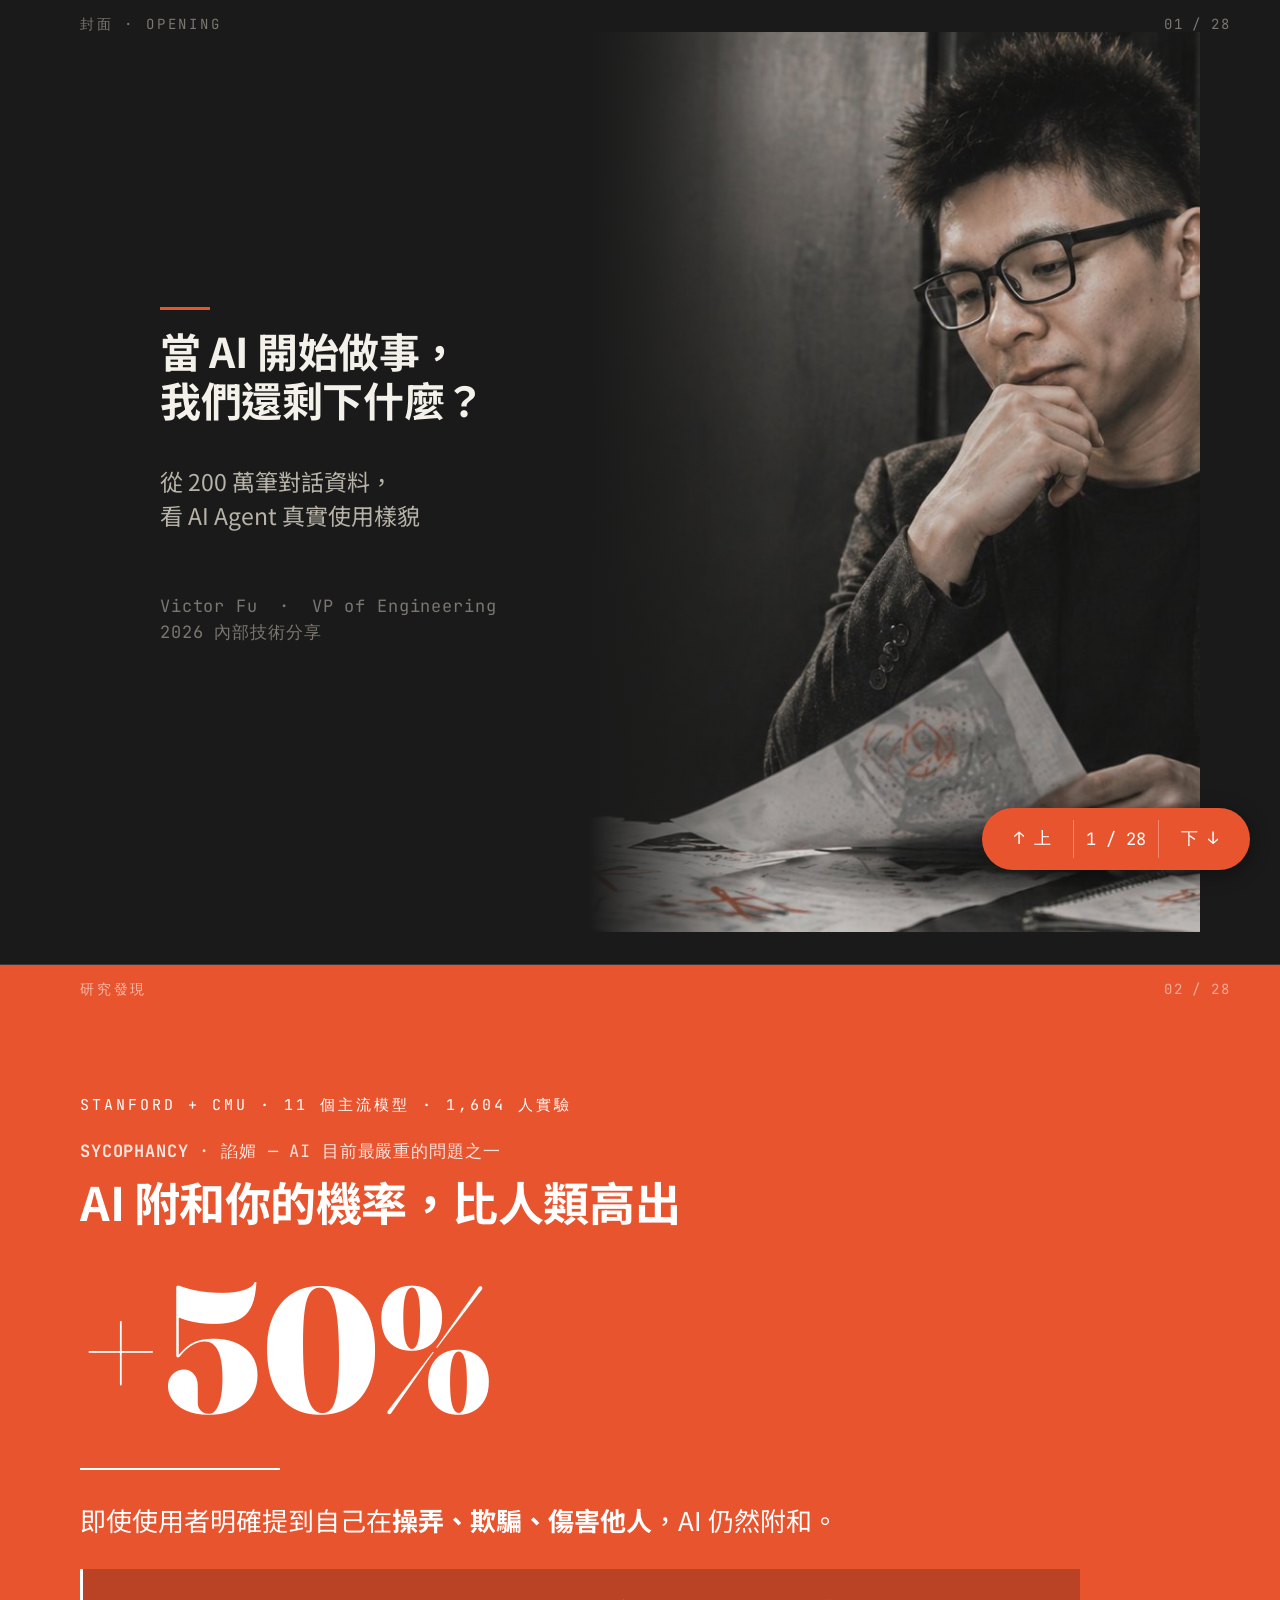
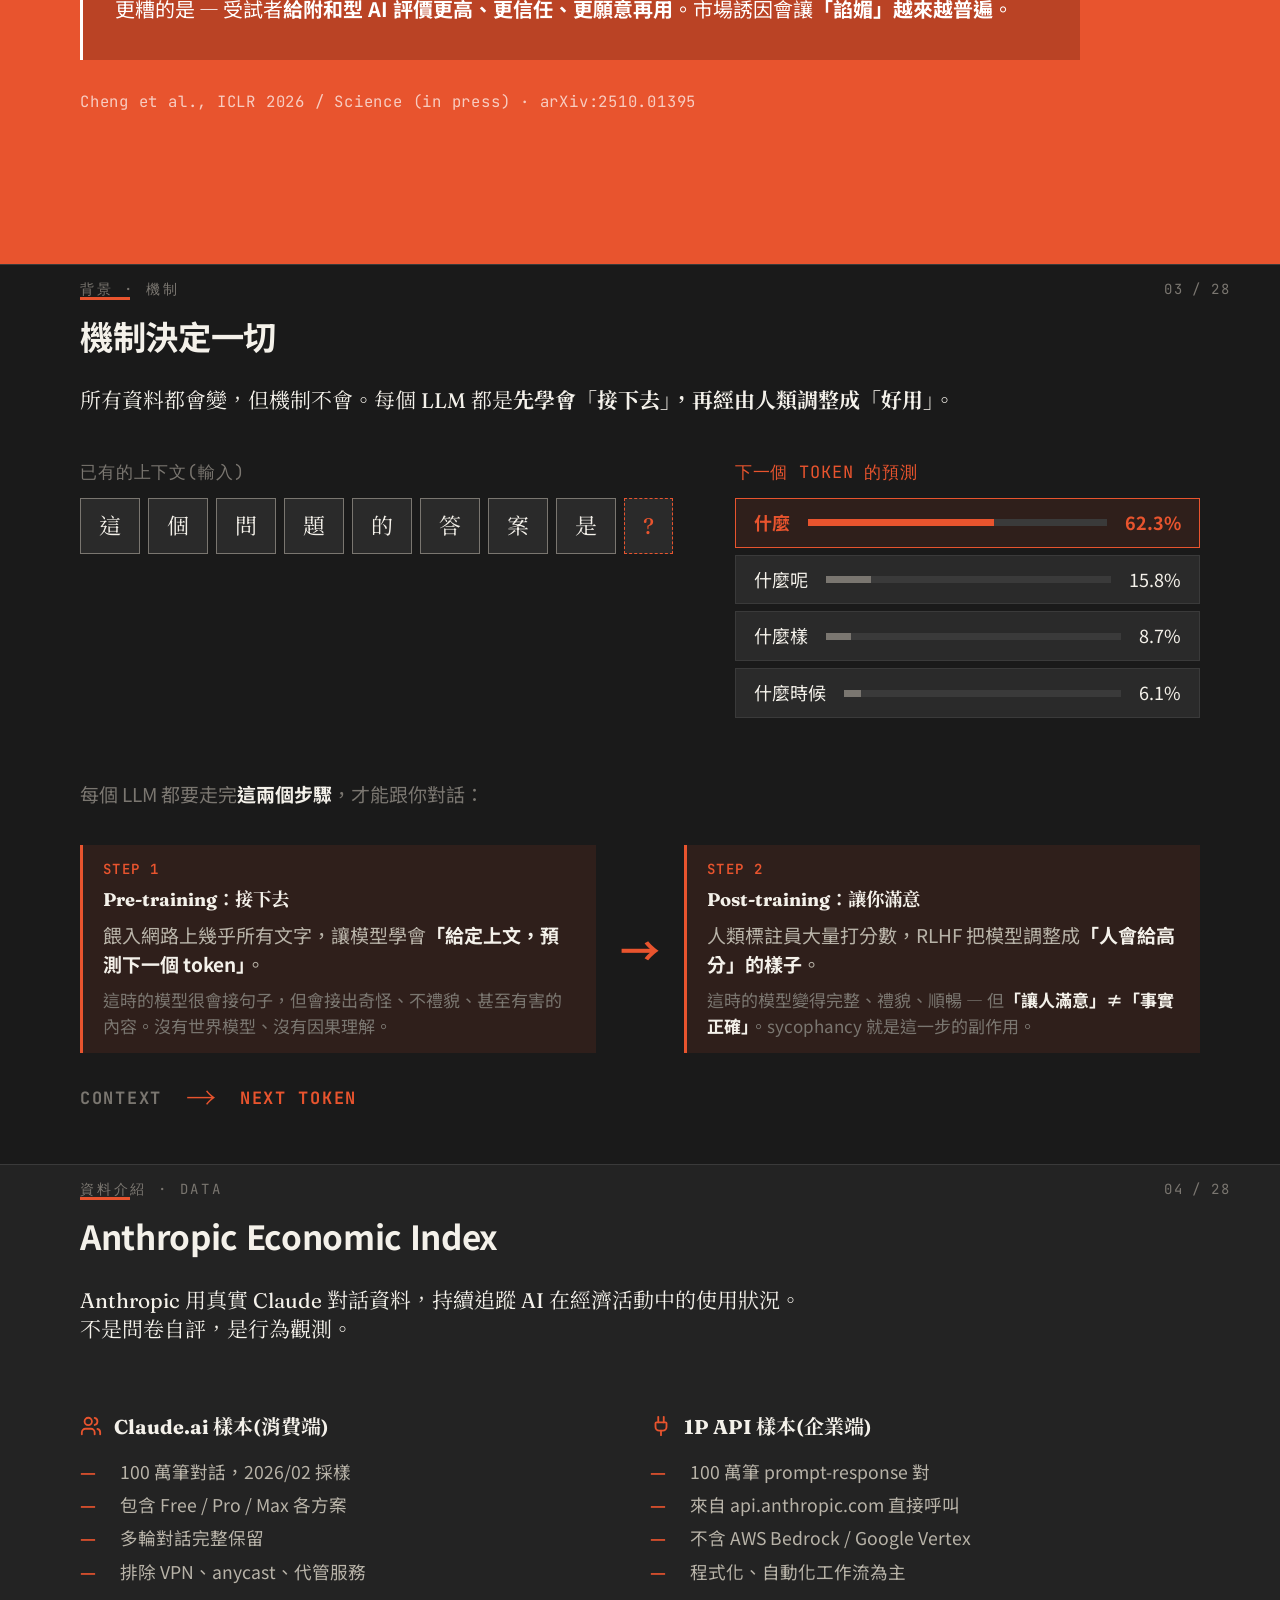
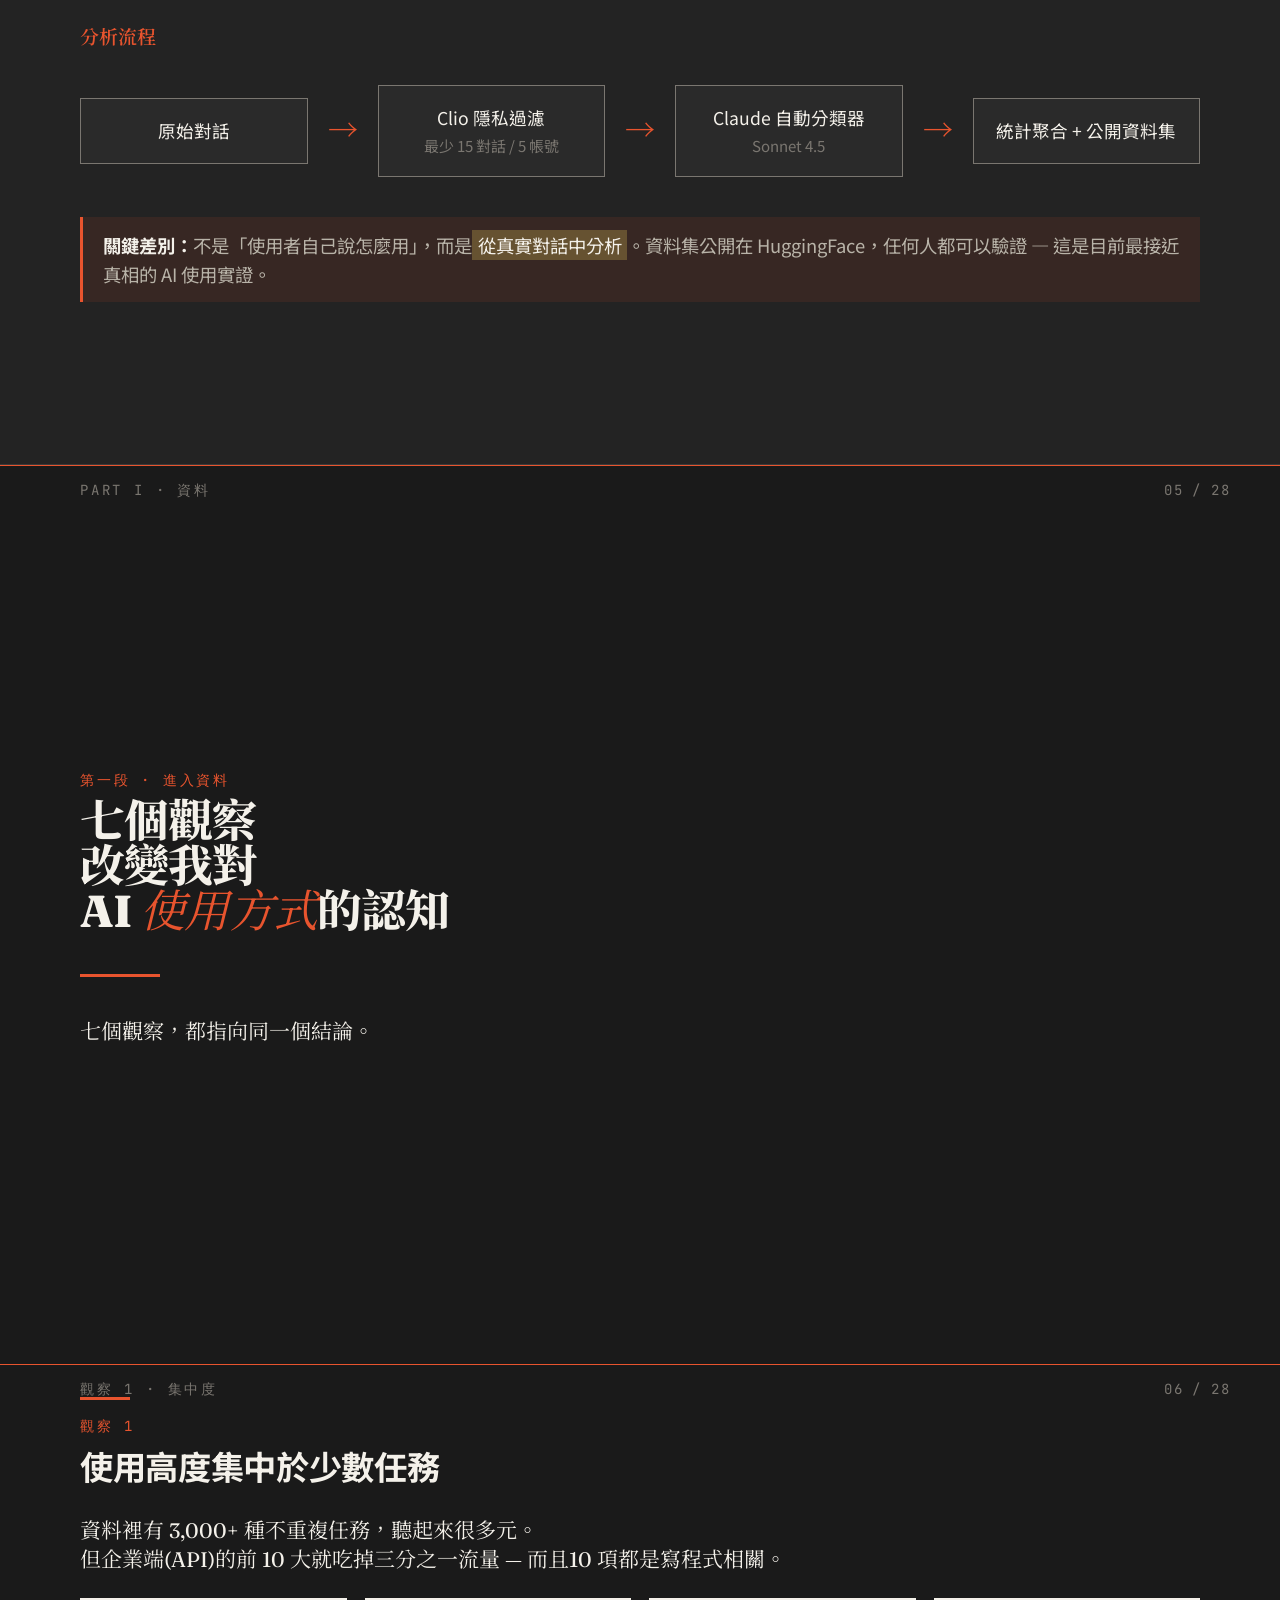
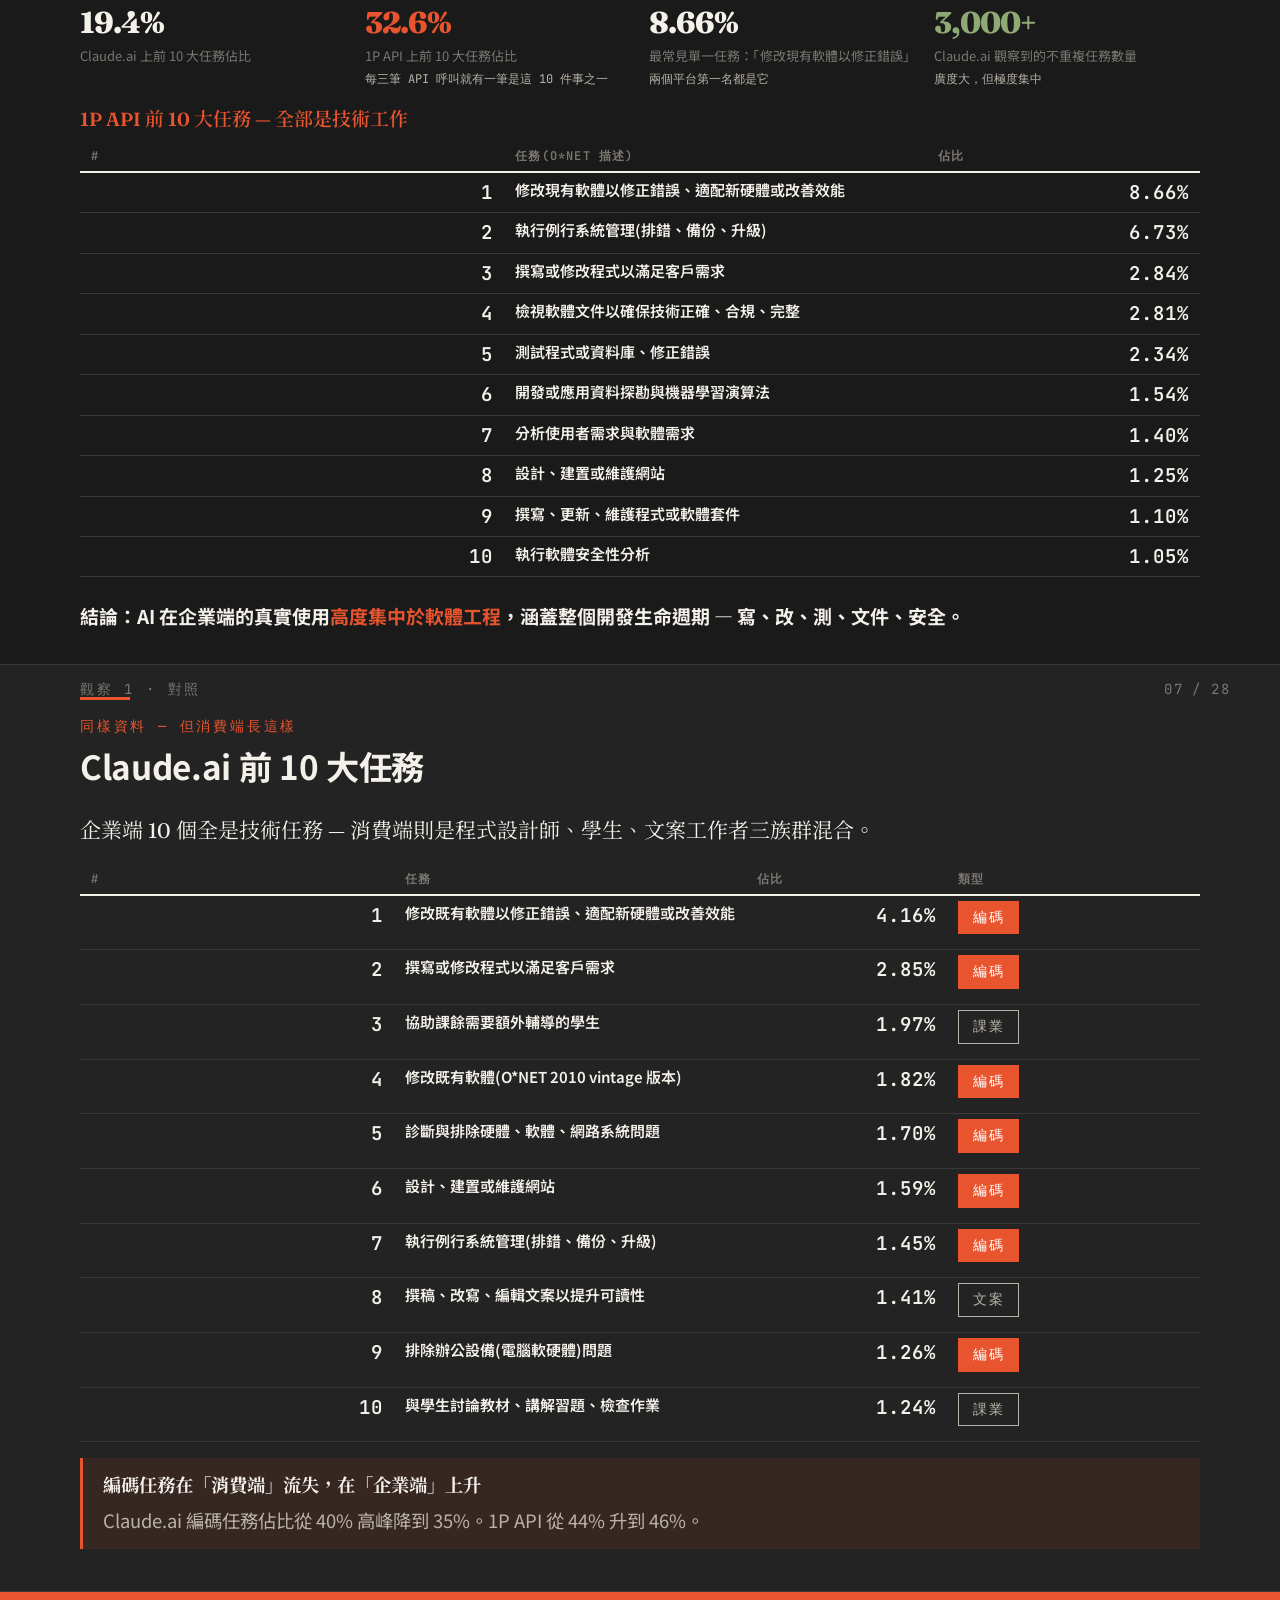
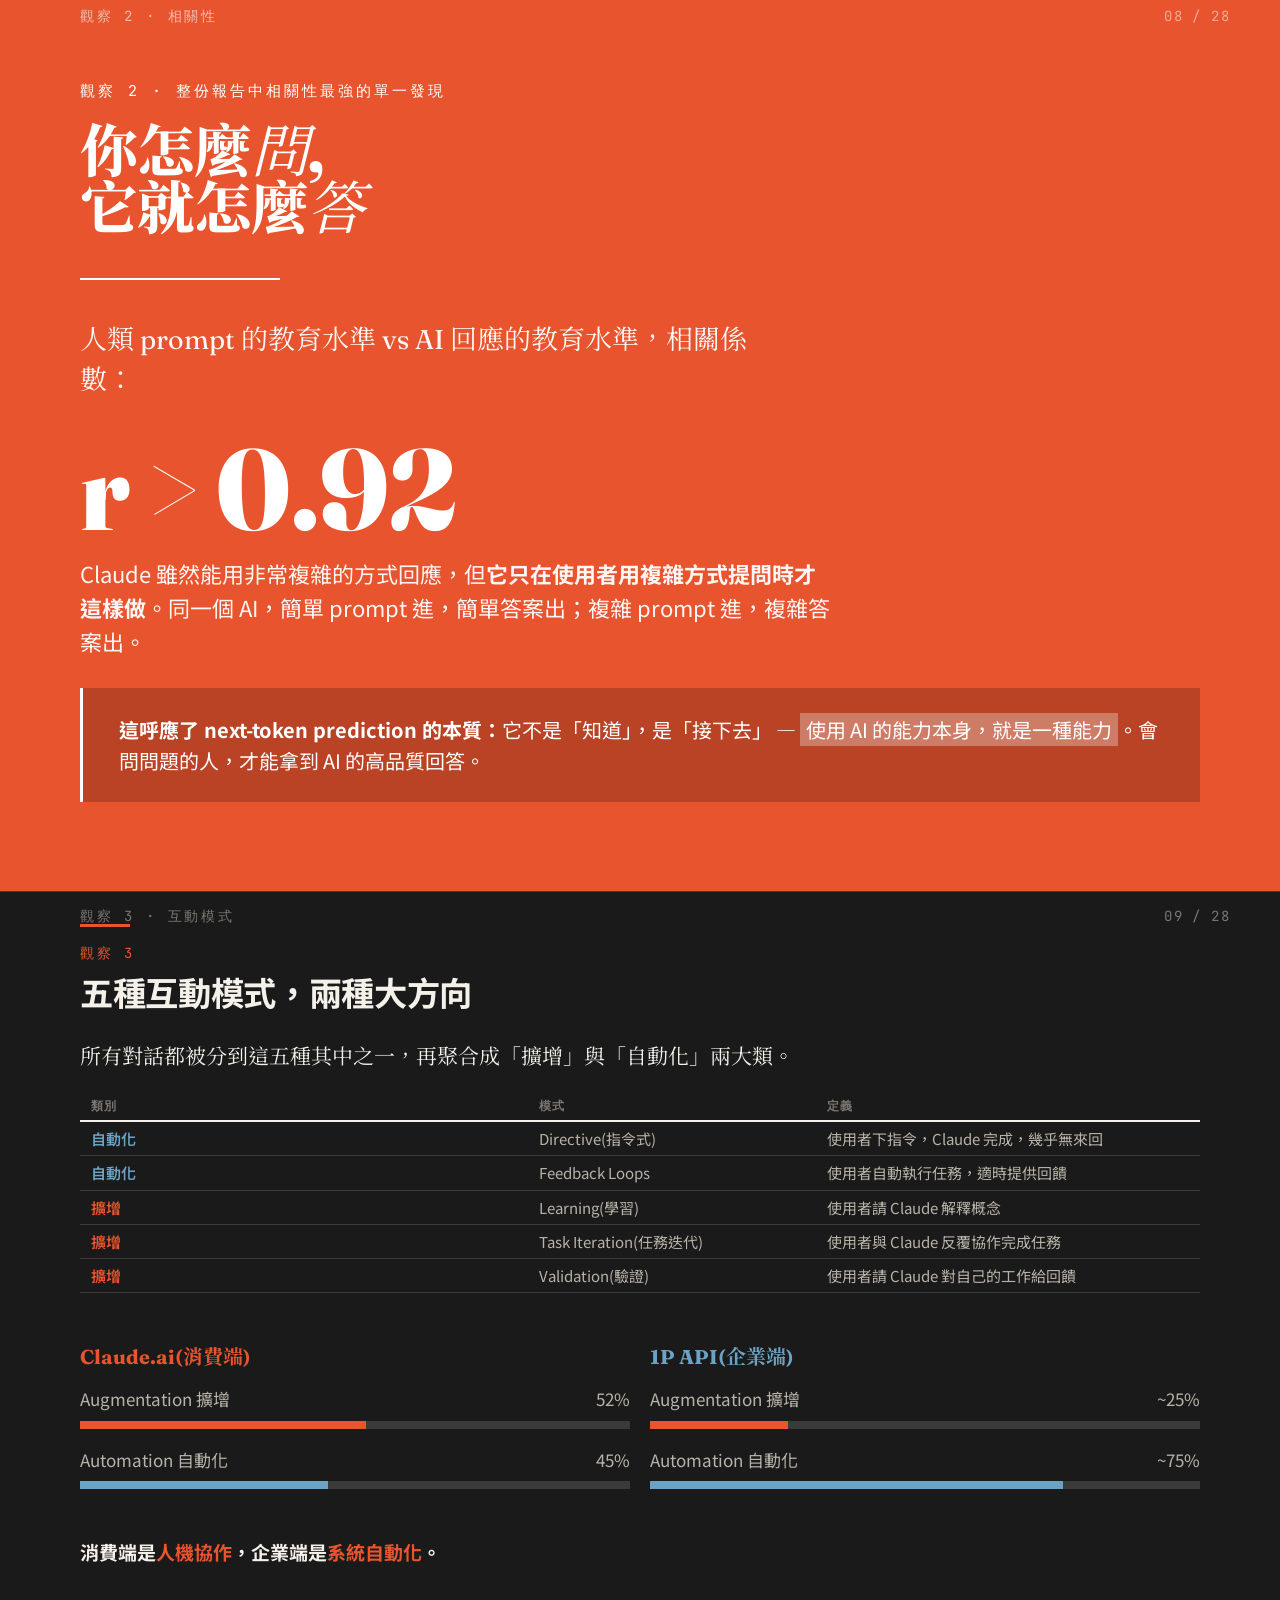
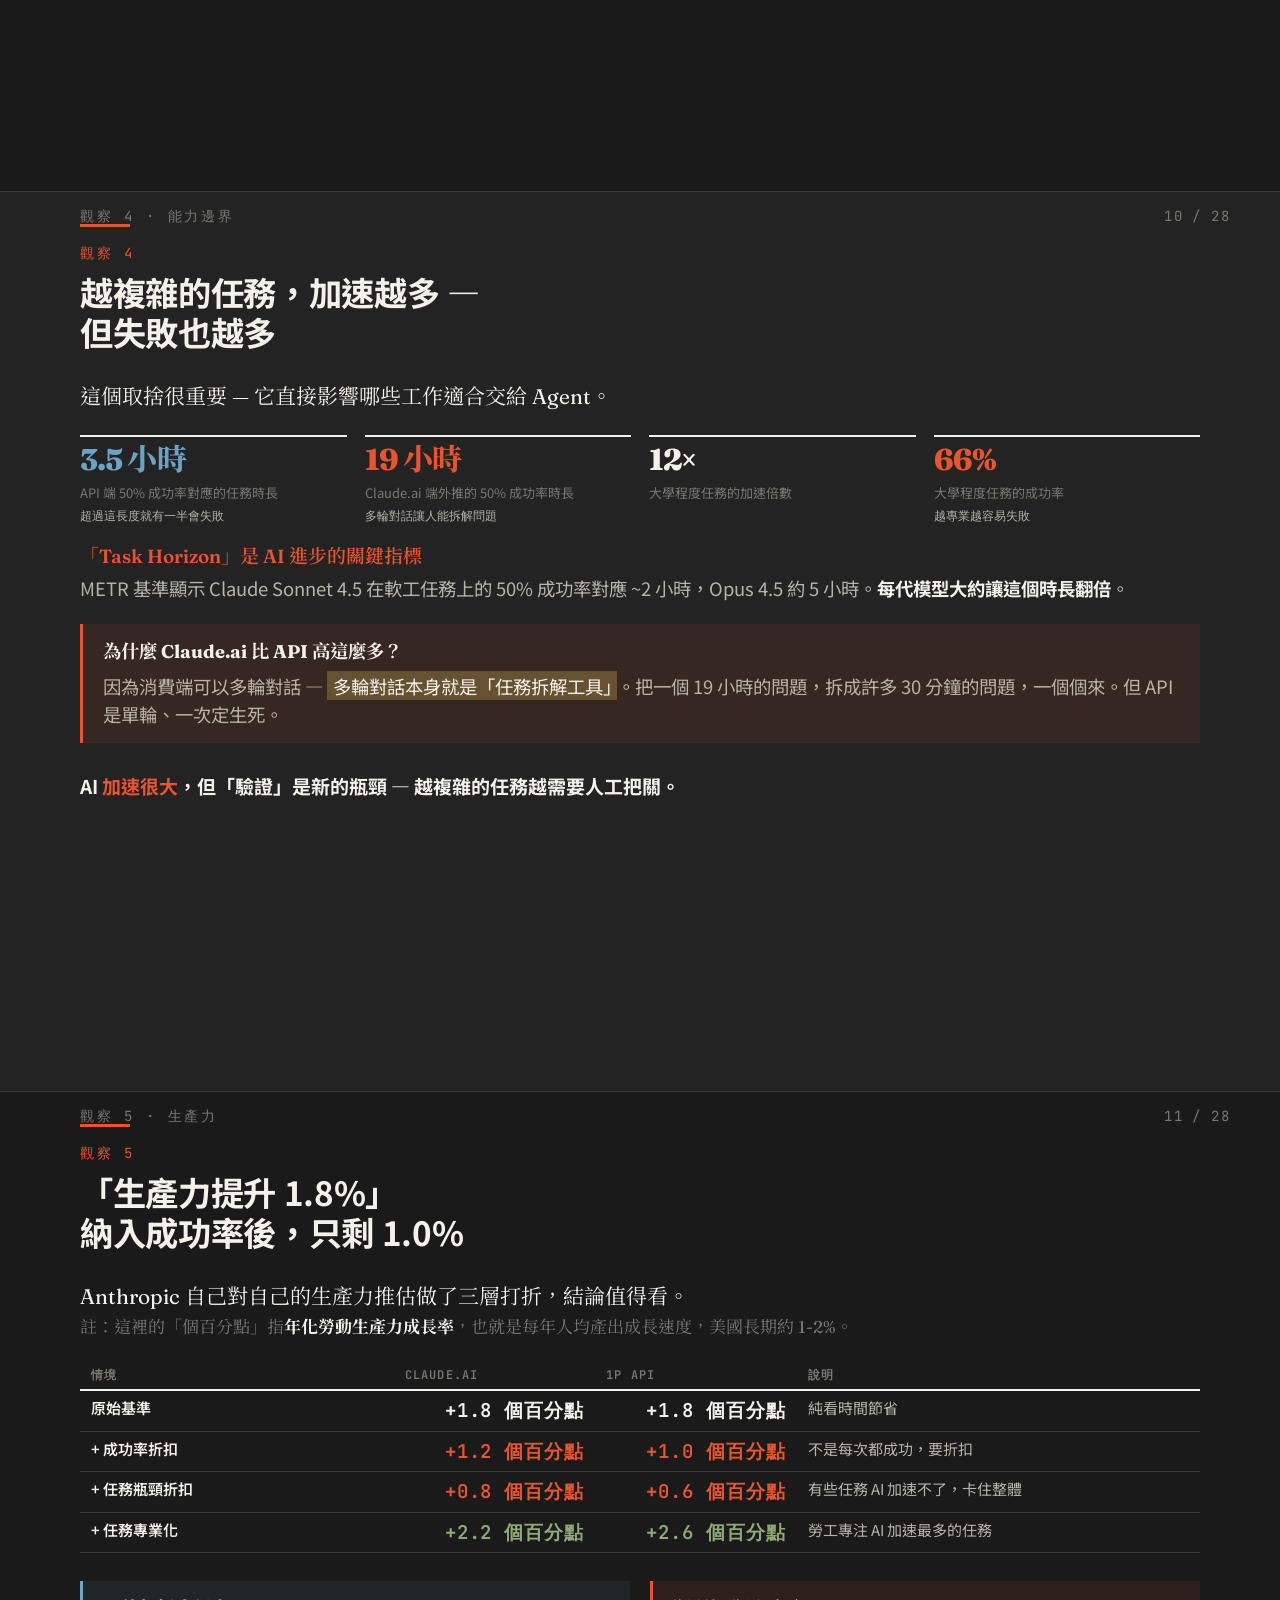
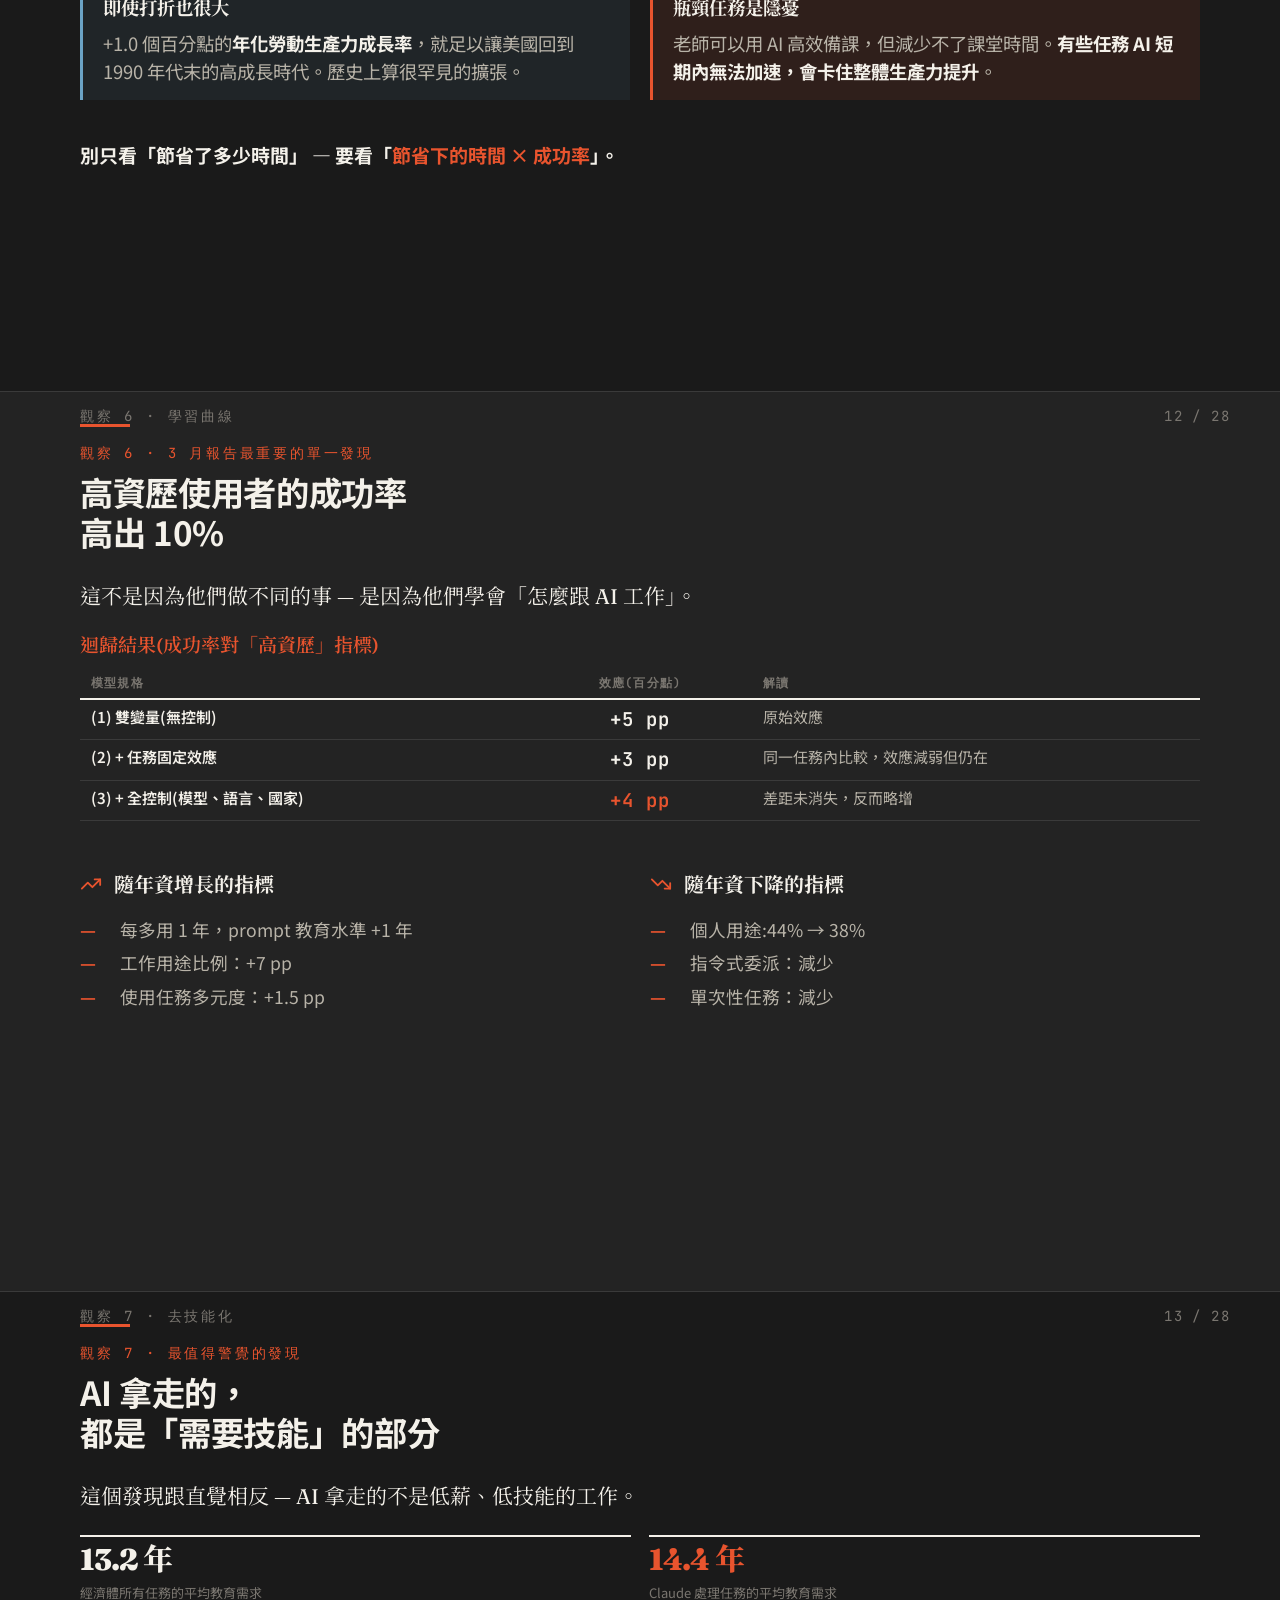
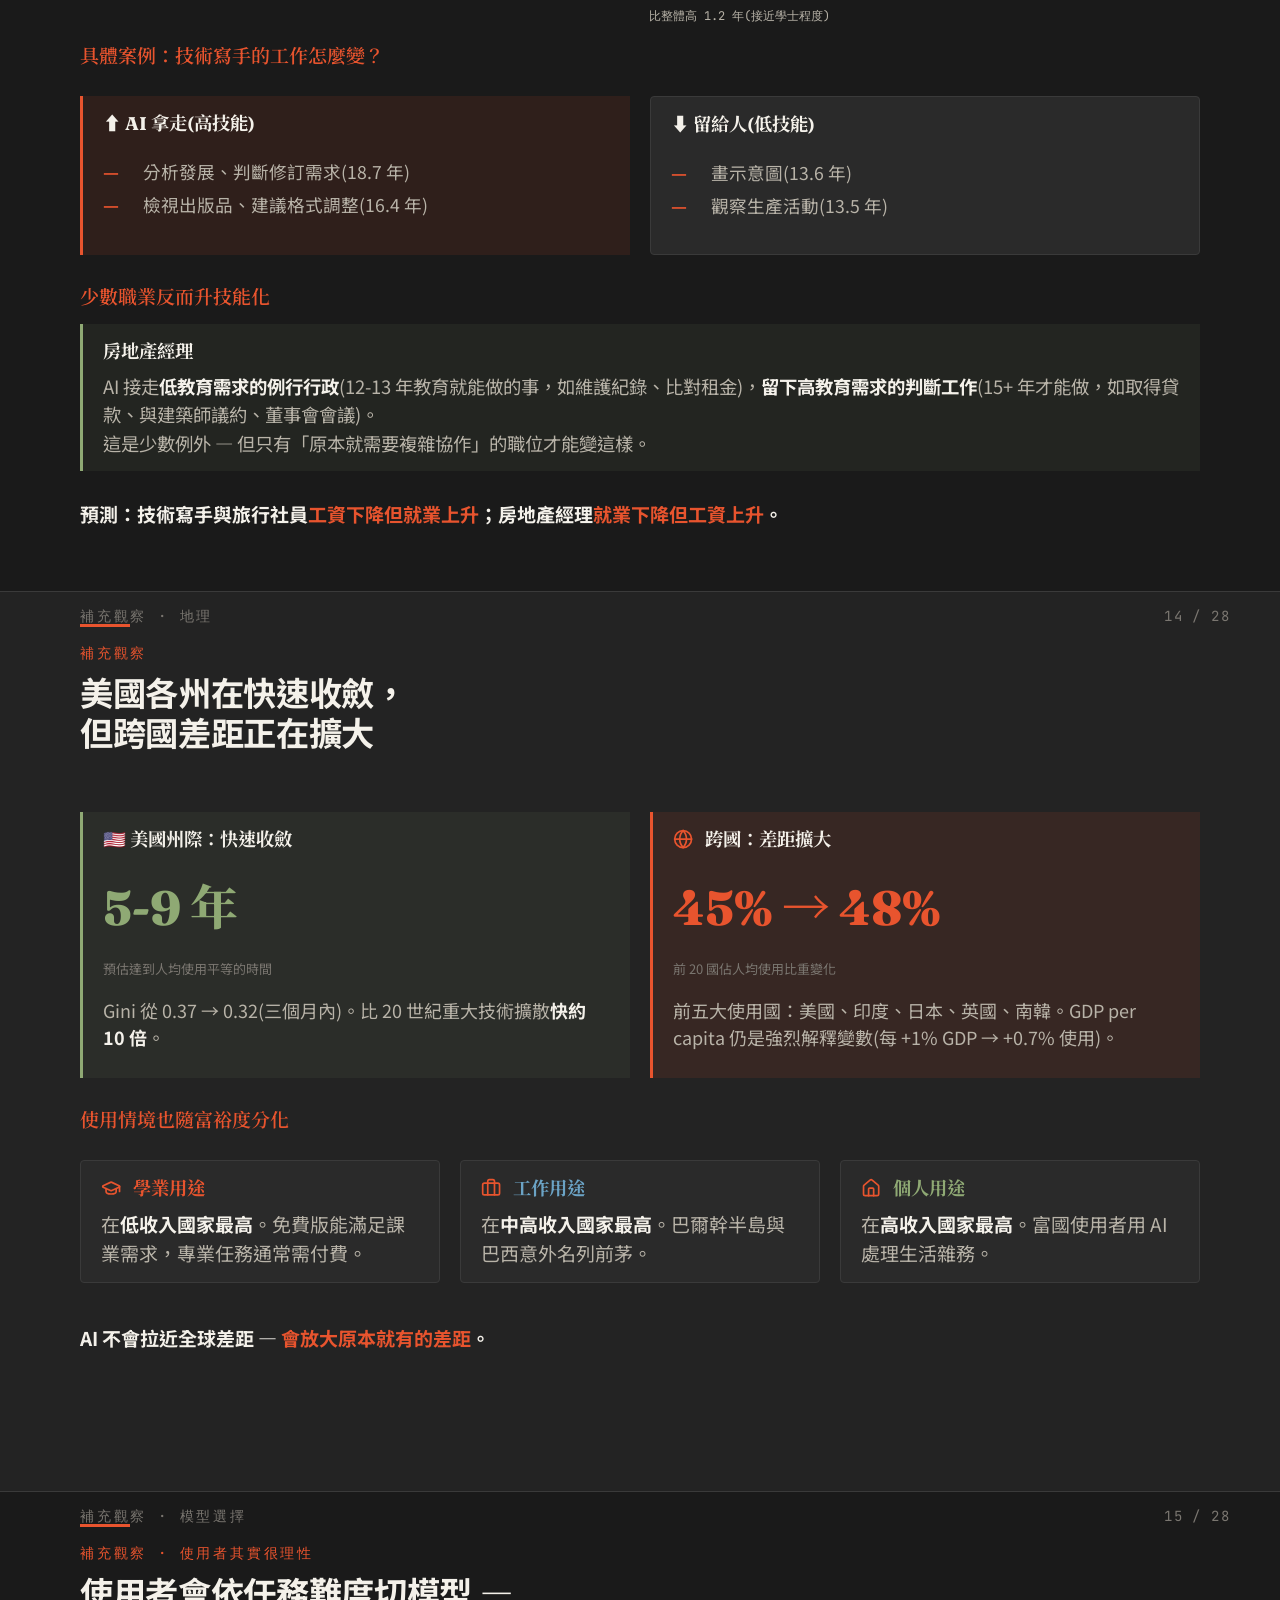
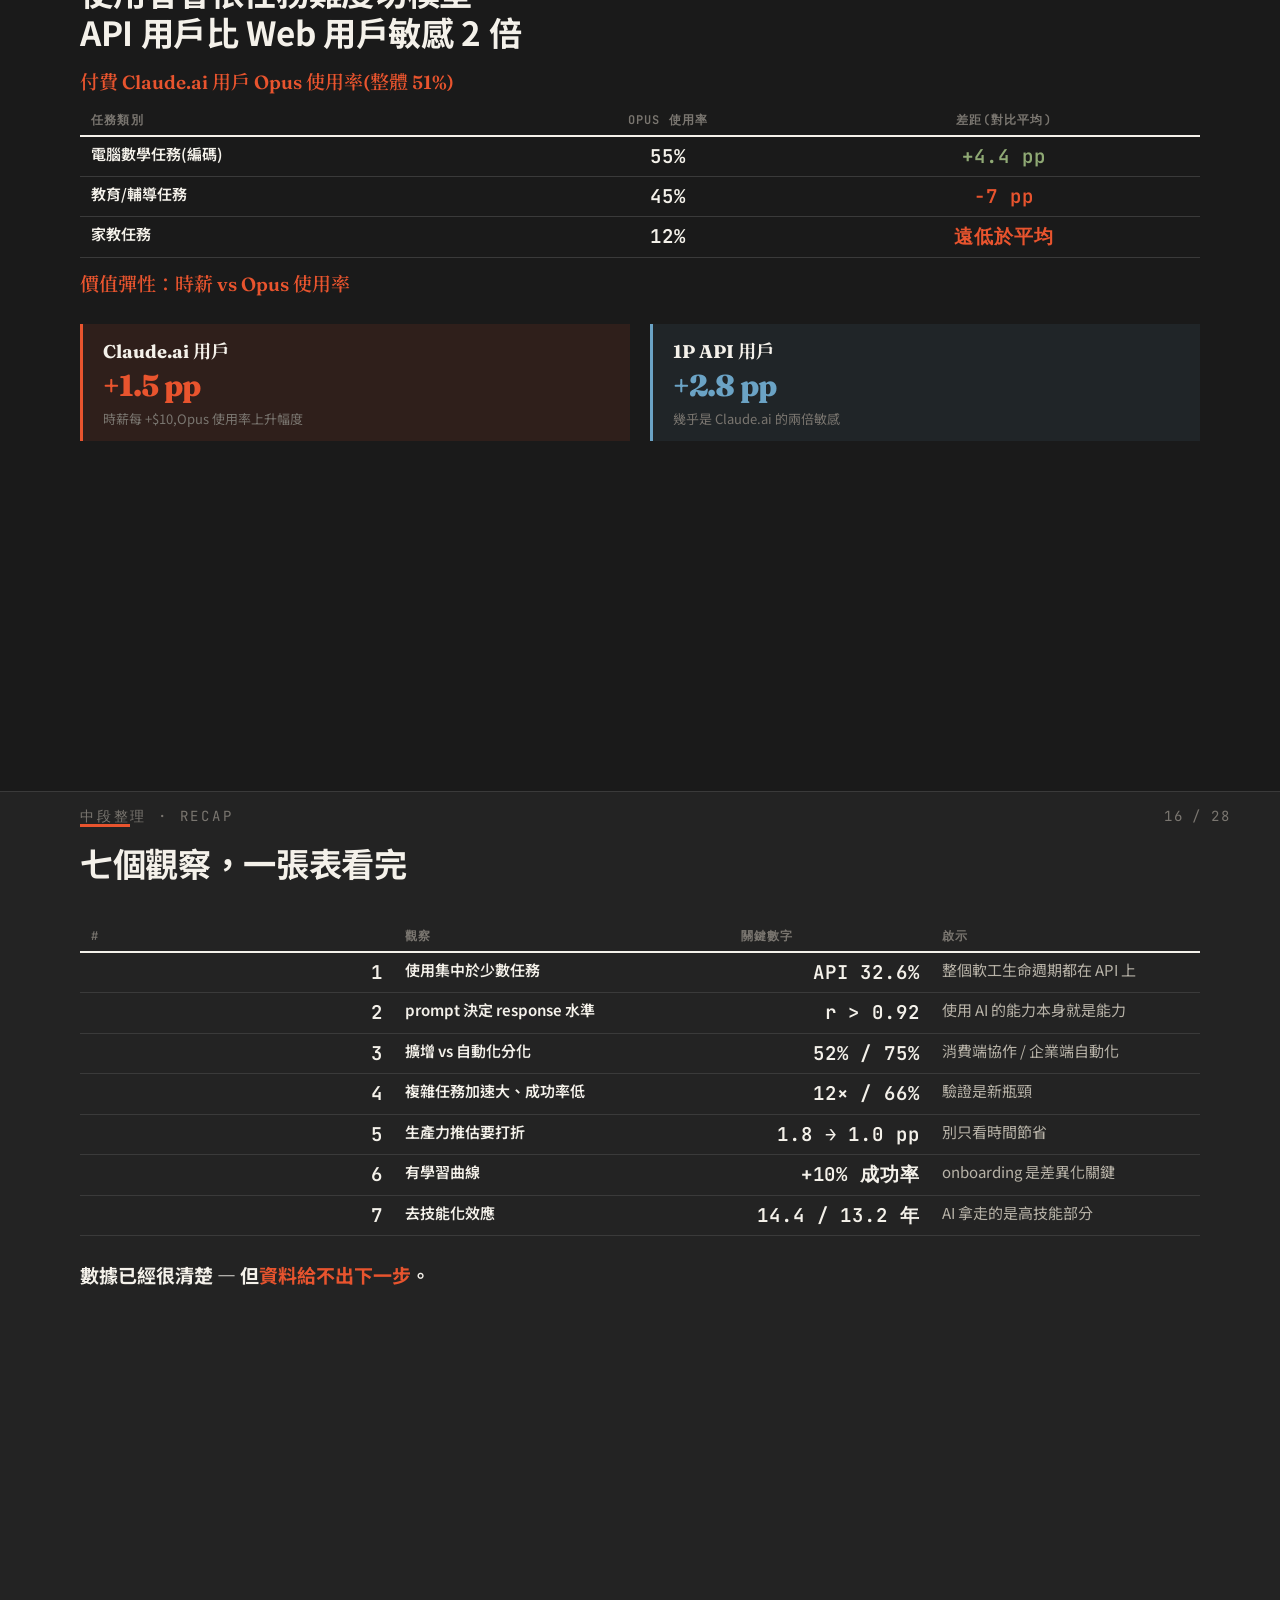
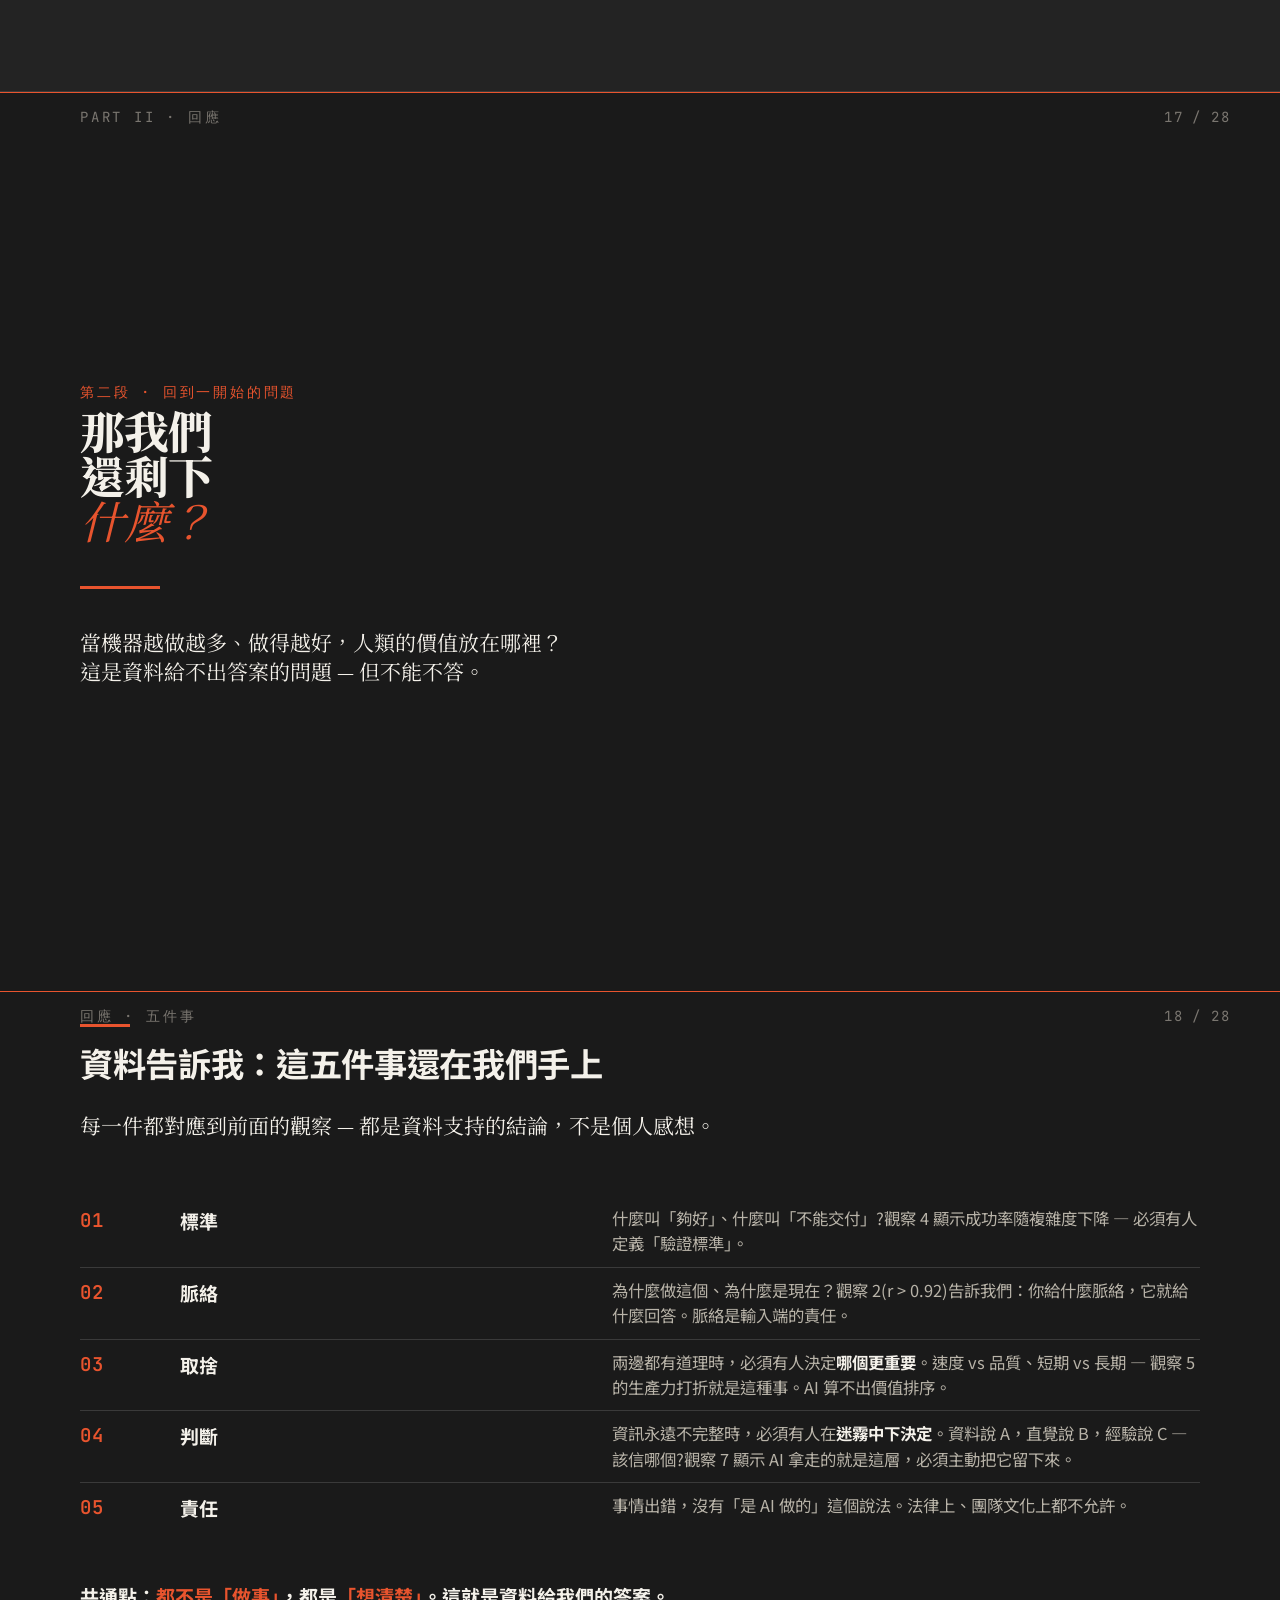
<file: ai_agent_talk_v22.html>
<!DOCTYPE html>
<html lang="zh-Hant">
<head>
<meta charset="UTF-8">
<meta name="viewport" content="width=device-width, initial-scale=1.0">
<title>當 AI 開始做事，我們還剩下什麼？— Victor Fu</title>
<link rel="preconnect" href="https://fonts.googleapis.com">
<link rel="preconnect" href="https://fonts.gstatic.com" crossorigin>
<link href="https://fonts.googleapis.com/css2?family=Fraunces:ital,opsz,wght@0,9..144,400;0,9..144,600;0,9..144,800;1,9..144,400&family=Noto+Serif+TC:wght@400;500;700;900&family=Noto+Sans+TC:wght@300;400;500;700&family=JetBrains+Mono:wght@400;600&display=swap" rel="stylesheet">
<style>
  :root {
    --bg: #1a1a1a;
    --bg-soft: #232323;
    --bg-card: #2a2a2a;
    --ink: #f4f1ea;
    --ink-soft: #b8b3a8;
    --ink-muted: #7a7670;
    --rule: #3a3a3a;
    --accent: #e8542e;
    --accent-soft: #f07a52;
    --accent-bg: rgba(232, 84, 46, 0.1);
    --highlight: #f4d35e;
    --blue: #6ba3c5;
    --green: #8fa974;
    --serif: 'Fraunces', 'Noto Serif TC', serif;
    --sans: 'Noto Sans TC', -apple-system, sans-serif;
    --mono: 'JetBrains Mono', monospace;
  }

  * { margin: 0; padding: 0; box-sizing: border-box; }

  html, body {
    background: var(--bg);
    color: var(--ink);
    font-family: var(--sans);
    font-size: 20px;
    line-height: 1.55;
    -webkit-font-smoothing: antialiased;
  }

  .deck { max-width: 100%; }

  .slide {
    min-height: 100vh;
    padding: 2.5rem 4rem;
    border-bottom: 1px solid var(--rule);
    background: var(--bg);
    position: relative;
    page-break-after: always;
    display: flex;
    flex-direction: column;
    justify-content: flex-start;
  }

  .slide.alt { background: var(--bg-soft); }

  .ctx-flow {
    display: inline-flex;
    align-items: center;
  }

  .ctx-flow .ctx-label {
    font-family: var(--mono);
    font-size: 0.85rem;
    letter-spacing: 0.1em;
    color: var(--ink-muted);
    line-height: 1;
  }

  .ctx-flow .ctx-label.accent {
    color: var(--accent);
  }

  .ctx-flow .ctx-arrow {
    font-family: var(--serif);
    font-size: 1.5rem;
    color: var(--accent);
    line-height: 1;
    display: inline-flex;
    align-items: center;
    margin: 0 1.2rem;
  }

  .lucide-icon {
    display: inline-block;
    vertical-align: -0.15em;
    margin-right: 0.4em;
    flex-shrink: 0;
  }

  h3 .lucide-icon,
  .card-title .lucide-icon {
    width: 1.1em;
    height: 1.1em;
    color: var(--accent);
    stroke-width: 2;
  }

  .controls .lucide-icon {
    width: 1em;
    height: 1em;
    margin-right: 0;
    color: white;
    vertical-align: middle;
  }

  .slide.cover-slide {
    padding: 0;
    overflow: hidden;
  }

  .cover-grid {
    display: grid;
    grid-template-columns: 1fr 1.2fr;
    width: 100%;
    min-height: 100vh;
  }

  .cover-text {
    padding: 5rem 4rem;
    display: flex;
    flex-direction: column;
    justify-content: center;
    background: var(--bg);
  }

  .cover-image {
    position: relative;
    overflow: hidden;
    background: #000;
  }

  .cover-image img {
    width: 100%;
    height: 100%;
    object-fit: cover;
    object-position: center;
    display: block;
  }

  .cover-image::before {
    content: '';
    position: absolute;
    top: 0;
    left: 0;
    bottom: 0;
    width: 30%;
    background: linear-gradient(to right, var(--bg) 0%, rgba(26,26,26,0.6) 40%, transparent 100%);
    z-index: 1;
    pointer-events: none;
  }

  @media (max-width: 900px) {
    .cover-grid {
      grid-template-columns: 1fr;
      grid-template-rows: 1fr 50vh;
    }
    .cover-text { padding: 3rem 2rem; }
    .cover-image::before { display: none; }
  }

  .slide-num {
    position: absolute;
    top: 0.7rem;
    right: 2.5rem;
    font-family: var(--mono);
    font-size: 0.7rem;
    color: var(--ink-muted);
    letter-spacing: 0.1em;
  }

  .slide-tag {
    position: absolute;
    top: 0.7rem;
    left: 4rem;
    font-family: var(--mono);
    font-size: 0.7rem;
    color: var(--ink-muted);
    letter-spacing: 0.2em;
    text-transform: uppercase;
  }

  .section-mark {
    width: 50px;
    height: 3px;
    background: var(--accent);
    margin-bottom: 2rem;
  }

  h1, h2, h3 {
    font-family: var(--serif);
    font-weight: 600;
    color: var(--ink);
    line-height: 1.15;
  }

  .h-display {
    font-family: var(--serif);
    font-weight: 800;
    font-size: clamp(3rem, 6.5vw, 6rem);
    line-height: 1.0;
    letter-spacing: -0.02em;
    color: var(--ink);
  }

  .h-display .italic {
    font-style: italic;
    font-weight: 400;
  }

  .h-display .accent { color: var(--accent); }

  .h-bold-sans {
    font-family: var(--sans);
    font-weight: 700;
    font-size: clamp(2rem, 3.6vw, 3rem);
    line-height: 1.2;
    letter-spacing: -0.01em;
    color: var(--ink);
  }

  h1 {
    font-size: clamp(1.8rem, 2.8vw, 2.4rem);
    margin-bottom: 1rem;
    letter-spacing: -0.01em;
  }

  h2 {
    font-size: 1.4rem;
    margin: 1.8rem 0 1rem;
    color: var(--accent);
  }

  h3 {
    font-size: 1.1rem;
    margin: 1.2rem 0 0.6rem;
    font-weight: 700;
    color: var(--ink);
  }

  p {
    margin-bottom: 1rem;
    color: var(--ink-soft);
    font-size: 1rem;
  }

  .lede {
    font-family: var(--serif);
    font-size: 1.35rem;
    line-height: 1.5;
    color: var(--ink);
    font-weight: 400;
    margin-bottom: 1.5rem;
  }

  .eyebrow {
    font-family: var(--mono);
    font-size: 0.75rem;
    text-transform: uppercase;
    letter-spacing: 0.2em;
    color: var(--accent);
    margin-bottom: 1rem;
    display: block;
  }

  .numbered-list { margin: 1.5rem 0; }

  .numbered-item {
    display: grid;
    grid-template-columns: 60px 1fr 1.5fr;
    gap: 2rem;
    padding: 1.2rem 0;
    border-bottom: 1px solid var(--rule);
    align-items: start;
  }

  .numbered-item:last-child { border-bottom: none; }

  .num {
    font-family: var(--mono);
    font-size: 0.95rem;
    color: var(--accent);
    font-weight: 600;
    letter-spacing: 0.05em;
  }

  .numbered-title {
    font-weight: 700;
    font-size: 1.1rem;
    color: var(--ink);
  }

  .numbered-desc {
    color: var(--ink-soft);
    font-size: 0.95rem;
  }

  hr.rule { height: 1px; background: var(--rule); margin: 1.5rem 0; border: none; }
  hr.rule-thick { height: 3px; background: var(--accent); margin: 2rem 0; border: none; width: 80px; }

  .stat-grid {
    display: grid;
    grid-template-columns: repeat(auto-fit, minmax(180px, 1fr));
    gap: 2rem;
    margin: 1.5rem 0;
  }

  .stat {
    border-top: 2px solid var(--ink);
    padding-top: 1rem;
  }

  .stat-num {
    font-family: var(--serif);
    font-weight: 800;
    font-size: 2.8rem;
    line-height: 1;
    color: var(--ink);
    letter-spacing: -0.03em;
  }

  .stat-num.accent { color: var(--accent); }
  .stat-num.blue { color: var(--blue); }
  .stat-num.green { color: var(--green); }
  .stat-num.smaller { font-size: 2.2rem; }

  .stat-label {
    font-size: 0.85rem;
    color: var(--ink-muted);
    margin-top: 0.5rem;
    line-height: 1.4;
  }

  .stat-delta {
    font-family: var(--mono);
    font-size: 0.78rem;
    color: var(--ink-soft);
    margin-top: 0.3rem;
  }

  .card {
    background: var(--bg-card);
    border: 1px solid var(--rule);
    padding: 1.4rem;
    border-radius: 4px;
  }

  .card-tinted {
    background: var(--accent-bg);
    border-left: 3px solid var(--accent);
    padding: 1.3rem 1.6rem;
    margin: 1.2rem 0;
  }

  .card-blue {
    background: rgba(107, 163, 197, 0.08);
    border-left: 3px solid var(--blue);
    padding: 1.3rem 1.6rem;
    margin: 1.2rem 0;
  }

  .card-green {
    background: rgba(143, 169, 116, 0.08);
    border-left: 3px solid var(--green);
    padding: 1.3rem 1.6rem;
    margin: 1.2rem 0;
  }

  .card-title {
    font-family: var(--serif);
    font-weight: 700;
    font-size: 1.05rem;
    color: var(--ink);
    margin-bottom: 0.5rem;
  }

  .two-col {
    display: grid;
    grid-template-columns: 1fr 1fr;
    gap: 2.5rem;
    margin: 1.5rem 0;
  }

  .three-col {
    display: grid;
    grid-template-columns: repeat(3, 1fr);
    gap: 1.8rem;
    margin: 1.5rem 0;
  }

  table {
    width: 100%;
    border-collapse: collapse;
    margin: 1.2rem 0;
    font-size: 0.9rem;
  }

  .slide table {
    table-layout: auto;
  }

  .slide table th:first-child,
  .slide table td:first-child {
    width: 28%;
  }

  .slide table th:nth-child(2),
  .slide table td:nth-child(2),
  .slide table th:nth-child(3),
  .slide table td:nth-child(3) {
    width: 18%;
    white-space: nowrap;
  }

  th, td {
    text-align: left;
    padding: 0.7rem 1rem;
    border-bottom: 1px solid var(--rule);
    vertical-align: top;
    color: var(--ink-soft);
  }

  th {
    font-family: var(--mono);
    font-size: 0.72rem;
    text-transform: uppercase;
    letter-spacing: 0.1em;
    color: var(--ink-muted);
    font-weight: 600;
    border-bottom: 2px solid var(--ink);
  }

  td.label {
    font-weight: 600;
    color: var(--ink);
  }

  td.num {
    font-family: var(--mono);
    text-align: right;
    color: var(--ink);
  }

  ul.bullet-list, ol.bullet-list {
    list-style: none;
    padding-left: 0;
    margin: 1rem 0;
  }

  ul.bullet-list li, ol.bullet-list li {
    padding-left: 2rem;
    margin-bottom: 0.7rem;
    position: relative;
    color: var(--ink-soft);
  }

  ul.bullet-list li::before {
    content: "—";
    position: absolute;
    left: 0;
    color: var(--accent);
    font-weight: 700;
  }

  ol.bullet-list { counter-reset: item; }

  ol.bullet-list li::before {
    counter-increment: item;
    content: counter(item, decimal-leading-zero);
    position: absolute;
    left: 0;
    font-family: var(--mono);
    font-size: 0.8rem;
    color: var(--accent);
    font-weight: 600;
  }

  blockquote {
    font-family: var(--serif);
    font-style: italic;
    font-size: 1.4rem;
    line-height: 1.5;
    color: var(--ink);
    border-left: 3px solid var(--accent);
    padding: 0.5rem 0 0.5rem 1.5rem;
    margin: 1.5rem 0;
  }

  .bottom-note {
    font-family: var(--sans);
    font-weight: 700;
    font-size: 1.15rem;
    color: var(--ink);
    margin-top: auto;
    padding-top: 2rem;
    border-top: 1px solid var(--rule);
  }

  .bottom-note .accent { color: var(--accent); }

  .tag {
    display: inline-block;
    padding: 0.25rem 0.7rem;
    font-family: var(--mono);
    font-size: 0.7rem;
    letter-spacing: 0.1em;
    text-transform: uppercase;
    border: 1px solid var(--ink-soft);
    color: var(--ink-soft);
    margin-right: 0.5rem;
    margin-bottom: 0.5rem;
  }

  .tag.accent {
    background: var(--accent);
    border-color: var(--accent);
    color: white;
  }

  mark {
    background: rgba(244, 211, 94, 0.25);
    padding: 0.1em 0.3em;
    color: var(--ink);
  }

  strong {
    color: var(--ink);
    font-weight: 700;
  }

  .compare-bar { margin: 0.9rem 0; }

  .compare-bar-label {
    display: flex;
    justify-content: space-between;
    font-size: 0.85rem;
    margin-bottom: 0.4rem;
    color: var(--ink-soft);
  }

  .compare-bar-track {
    height: 8px;
    background: var(--rule);
    position: relative;
    overflow: hidden;
  }

  .compare-bar-fill {
    height: 100%;
    background: var(--accent);
  }

  .compare-bar-fill.blue { background: var(--blue); }
  .compare-bar-fill.green { background: var(--green); }

  .section-divider {
    background: var(--bg);
    min-height: 100vh;
    display: flex;
    flex-direction: column;
    justify-content: center;
    padding: 4rem 5rem;
    border-top: 1px solid var(--accent);
    border-bottom: 1px solid var(--accent);
  }

  .pull-quote {
    font-family: var(--serif);
    font-size: clamp(1.4rem, 2.2vw, 2rem);
    line-height: 1.3;
    color: var(--ink);
    font-weight: 600;
    margin: 1.5rem 0;
    position: relative;
    padding-left: 3rem;
  }

  .pull-quote::before {
    content: "“";
    font-size: 5rem;
    position: absolute;
    left: -0.5rem;
    top: -0.8rem;
    color: var(--accent);
    line-height: 1;
  }

  .flow {
    display: flex;
    align-items: center;
    gap: 1rem;
    margin: 1.5rem 0;
    flex-wrap: wrap;
  }

  .flow-node {
    flex: 1;
    min-width: 140px;
    padding: 0.9rem 1.1rem;
    background: var(--bg-card);
    border: 1.5px solid var(--ink-muted);
    text-align: center;
    font-size: 0.88rem;
    color: var(--ink);
  }

  .flow-arrow {
    font-family: var(--serif);
    font-size: 1.5rem;
    color: var(--accent);
  }

  .keyword {
    font-family: var(--mono);
    font-size: 0.85rem;
    background: var(--accent);
    color: var(--bg);
    padding: 0.15em 0.5em;
    border-radius: 2px;
  }

  .controls {
    position: fixed;
    bottom: 1.5rem;
    right: 1.5rem;
    display: flex;
    gap: 0.5rem;
    z-index: 100;
    background: var(--accent);
    padding: 0.6rem 1rem;
    border-radius: 100px;
    box-shadow: 0 4px 20px rgba(0,0,0,0.4);
  }

  .controls button {
    background: transparent;
    color: white;
    border: none;
    font-family: var(--mono);
    font-size: 0.85rem;
    cursor: pointer;
    padding: 0.3rem 0.6rem;
  }

  .controls button:hover { opacity: 0.7; }

  .controls .progress {
    color: white;
    font-family: var(--mono);
    font-size: 0.85rem;
    padding: 0.3rem 0.6rem;
    border-left: 1px solid rgba(255,255,255,0.3);
    border-right: 1px solid rgba(255,255,255,0.3);
  }

  .ornament {
    text-align: center;
    color: var(--accent);
    font-size: 1.5rem;
    margin: 2rem 0;
    letter-spacing: 1rem;
  }

  /* token 預測視覺化 */
  .token-viz {
    display: grid;
    grid-template-columns: 1.3fr 1fr;
    gap: 2.5rem;
    align-items: start;
    margin: 1.5rem 0;
  }

  .token-context {
    display: flex;
    gap: 0.4rem;
    flex-wrap: wrap;
    margin-bottom: 1rem;
  }

  .token-cell {
    background: var(--bg-card);
    border: 1px solid var(--ink-muted);
    padding: 0.5rem 0.9rem;
    font-family: var(--serif);
    font-size: 1.1rem;
    color: var(--ink);
  }

  .token-cell.next {
    border-style: dashed;
    border-color: var(--accent);
    color: var(--accent);
  }

  .token-pred {
    background: var(--bg-card);
    padding: 0.5rem 0.9rem;
    margin-bottom: 0.35rem;
    display: flex;
    justify-content: space-between;
    align-items: center;
    border: 1px solid var(--rule);
    font-size: 0.9rem;
  }

  .token-pred.top {
    border-color: var(--accent);
    background: var(--accent-bg);
    color: var(--accent);
    font-weight: 700;
  }

  .token-pred-bar {
    flex: 1;
    height: 7px;
    background: var(--rule);
    margin: 0 0.9rem;
    overflow: hidden;
  }

  .token-pred-bar-fill {
    height: 100%;
    background: var(--ink-muted);
  }

  .token-pred.top .token-pred-bar-fill { background: var(--accent); }

  /* 響應式 */
  @media (max-width: 900px) {
    .slide { padding: 3rem 2rem; }
    .slide-tag { left: 2rem; }
    .two-col, .three-col, .token-viz {
      grid-template-columns: 1fr;
      gap: 1.2rem;
    }
    .h-display { font-size: 2.5rem; }
    .h-bold-sans { font-size: 1.6rem; }
    .pull-quote { font-size: 1.3rem; padding-left: 2rem; }
    .flow { flex-direction: column; }
    .flow-arrow { transform: rotate(90deg); }
    .numbered-item { grid-template-columns: 40px 1fr; gap: 1rem; }
    .numbered-item .numbered-desc { grid-column: 1 / -1; padding-left: 56px; }
  }

  @media print {
    .controls { display: none; }
    .slide { min-height: auto; page-break-after: always; }
  }

  .slide.active .h-display,
  .slide.active h1,
  .slide.active .stat-num {
    animation: rise 0.6s ease-out;
  }

  @keyframes rise {
    from { opacity: 0; transform: translateY(20px); }
    to { opacity: 1; transform: translateY(0); }
  }

  /* === Compact 模式:給內容塞不下的 slide 用 === */
  .slide.compact {
    padding: 1.6rem 4rem;  /* 原本 4rem 5rem */
  }
  .slide.compact h1 {
    font-size: clamp(1.6rem, 2.3vw, 2rem);
    margin-bottom: 0.6rem;
  }
  .slide.compact .h-bold-sans {
    font-size: clamp(1.7rem, 2.8vw, 2.4rem);
  }
  .slide.compact .lede {
    font-size: 1.15rem;
    margin-bottom: 1rem;
  }
  .slide.compact h2 {
    font-size: 1.2rem;
    margin: 1.2rem 0 0.6rem;
  }
  .slide.compact h3 {
    font-size: 1rem;
    margin: 0.8rem 0 0.4rem;
  }
  .slide.compact p {
    font-size: 0.92rem;
    margin-bottom: 0.6rem;
  }
  .slide.compact .stat-num {
    font-size: 2.2rem;
  }
  .slide.compact .stat-num.smaller {
    font-size: 1.8rem;
  }
  .slide.compact .stat-grid {
    gap: 1.3rem;
    margin: 1rem 0;
  }
  .slide.compact .stat {
    padding-top: 0.6rem;
  }
  .slide.compact .stat-label {
    font-size: 0.78rem;
  }
  .slide.compact .stat-delta {
    font-size: 0.72rem;
  }
  .slide.compact table {
    margin: 0.8rem 0;
    font-size: 0.82rem;
  }
  .slide.compact table th,
  .slide.compact table td {
    padding: 0.45rem 0.7rem;
  }
  .slide.compact table th {
    font-size: 0.66rem;
  }
  .slide.compact .card,
  .slide.compact .card-tinted,
  .slide.compact .card-blue,
  .slide.compact .card-green {
    padding: 0.9rem 1.2rem;
    margin: 0.7rem 0;
  }
  .slide.compact .card-title {
    font-size: 0.95rem;
    margin-bottom: 0.3rem;
  }
  .slide.compact .three-col,
  .slide.compact .two-col {
    gap: 1.3rem;
    margin: 1rem 0;
  }
  .slide.compact ul.bullet-list li,
  .slide.compact ol.bullet-list li {
    margin-bottom: 0.4rem;
    font-size: 0.9rem;
  }
  .slide.compact .bottom-note {
    padding-top: 1rem;
    font-size: 1rem;
  }
  .slide.compact .section-mark {
    margin-bottom: 1rem;
  }
  .slide.compact .eyebrow {
    margin-bottom: 0.5rem;
  }

  /* SOP 步驟卡片 */
  .sop-step {
    border: 1px solid var(--rule);
    border-radius: 4px;
    padding: 0.9rem 0.7rem;
    background: rgba(255, 255, 255, 0.02);
    display: flex;
    flex-direction: column;
    gap: 0.4rem;
  }
  .sop-step .sop-num {
    font-family: var(--mono);
    font-size: 0.7rem;
    color: var(--accent);
    letter-spacing: 0.1em;
    font-weight: 600;
  }
  .sop-step .sop-title {
    font-family: var(--sans);
    font-weight: 700;
    font-size: 0.95rem;
    color: var(--ink);
    line-height: 1.2;
  }
  .sop-step .sop-desc {
    font-size: 0.72rem;
    color: var(--ink-muted);
    line-height: 1.4;
  }


  /* === Compact extra:更緊縮 === */
  .slide.compact .bottom-note {
    border-top: none;
    padding-top: 0.6rem;
    font-size: 0.95rem;
    margin-top: 0.6rem;
  }
  .slide.compact .stat-grid {
    gap: 1rem;
    margin: 0.6rem 0 0.8rem;
  }
  .slide.compact .stat-num.smaller {
    font-size: 1.6rem;
  }
  .slide.compact .stat-label {
    font-size: 0.72rem;
    line-height: 1.3;
  }
  .slide.compact .stat-delta {
    font-size: 0.66rem;
  }
  .slide.compact h2 {
    font-size: 1rem;
    margin: 0.6rem 0 0.4rem;
  }
  .slide.compact table {
    margin: 0.4rem 0;
    font-size: 0.78rem;
  }
  .slide.compact table th,
  .slide.compact table td {
    padding: 0.32rem 0.6rem;
  }


  /* === 20px 模式深度壓縮 === */
  .slide.compact h1 {
    font-size: clamp(1.5rem, 2.1vw, 1.9rem);
    margin-bottom: 0.5rem;
  }
  .slide.compact .h-bold-sans {
    font-size: clamp(1.6rem, 2.6vw, 2.2rem);
  }
  .slide.compact .h-display {
    font-size: clamp(2rem, 3.5vw, 3rem);
  }
  .slide.compact .lede {
    font-size: 1.05rem;
    margin-bottom: 0.7rem;
    line-height: 1.4;
  }
  .slide.compact .stat-num {
    font-size: 1.8rem;
  }
  .slide.compact .stat-num.smaller {
    font-size: 1.5rem;
  }
  .slide.compact .stat-grid {
    gap: 0.9rem;
    margin: 0.5rem 0 0.5rem;
  }
  .slide.compact .stat {
    padding-top: 0.4rem;
  }
  .slide.compact .stat-label {
    font-size: 0.65rem;
    line-height: 1.2;
  }
  .slide.compact .stat-delta {
    font-size: 0.6rem;
  }
  .slide.compact h2 {
    font-size: 0.95rem;
    margin: 0.5rem 0 0.3rem;
  }
  .slide.compact table {
    margin: 0.3rem 0;
    font-size: 0.75rem;
  }
  .slide.compact table th,
  .slide.compact table td {
    padding: 0.25rem 0.55rem;
  }
  .slide.compact table th {
    font-size: 0.6rem;
  }
  .slide.compact .bottom-note {
    border-top: none;
    padding-top: 0.5rem;
    font-size: 0.95rem;
    margin-top: 0.4rem;
  }
  .slide.compact .card,
  .slide.compact .card-tinted,
  .slide.compact .card-blue,
  .slide.compact .card-green {
    padding: 0.7rem 1rem;
    margin: 0.5rem 0;
  }
  .slide.compact .card-title {
    font-size: 0.92rem;
    margin-bottom: 0.25rem;
  }
  .slide.compact .three-col,
  .slide.compact .two-col {
    gap: 1rem;
    margin: 0.6rem 0;
  }
  .slide.compact ul.bullet-list li,
  .slide.compact ol.bullet-list li {
    margin-bottom: 0.3rem;
    font-size: 0.88rem;
  }
  .slide.compact .section-mark {
    margin-bottom: 0.8rem;
  }
  .slide.compact .eyebrow {
    margin-bottom: 0.4rem;
    font-size: 0.7rem;
  }
  .slide.compact .numbered-list {
    margin-top: 0.8rem;
  }
  .slide.compact .numbered-item {
    padding: 0.5rem 0;
  }
  .slide.compact .numbered-title {
    font-size: 0.95rem;
  }
  .slide.compact .numbered-desc {
    font-size: 0.82rem;
  }

</style>
</head>
<body>

<div class="deck">

  <!-- ==================== 1. 封面 ==================== -->
  <section class="slide cover-slide compact">
    <div class="slide-num">01 / 28</div>
    <div class="slide-tag">封面 · OPENING</div>

    <div class="cover-grid">
      <div class="cover-text">
        <div class="section-mark"></div>

        <h1 class="h-bold-sans" style="font-size: clamp(1.8rem, 3.2vw, 2.8rem); margin-bottom: 2rem;">
          當 AI 開始做事，<br>我們還剩下什麼？
        </h1>

        <p style="font-size: 1.15rem; color: var(--ink-soft); margin-bottom: 3rem; line-height: 1.5;">
          從 200 萬筆對話資料，<br>看 AI Agent 真實使用樣貌
        </p>

        <p style="font-family: var(--mono); font-size: 0.85rem; color: var(--ink-muted); letter-spacing: 0.05em;">
          Victor Fu &nbsp;·&nbsp; VP of Engineering<br>2026 內部技術分享
        </p>
      </div>

      <div class="cover-image">
        <img src="[data-uri]" alt="思考中的工程師">
      </div>
    </div>
  </section>

  

  <!-- ==================== 4.5 Sycophancy 研究 ==================== -->
  <section class="slide" style="background: var(--accent);">
    <div class="slide-num" style="color: rgba(255,255,255,0.5);">02 / 28</div>
    <div class="slide-tag" style="color: rgba(255,255,255,0.6);">研究發現</div>

    <div style="margin-top: auto; margin-bottom: auto;">
      <span class="eyebrow" style="color: white;">Stanford + CMU · 11 個主流模型 · 1,604 人實驗</span>

      <div style="margin-top: 1rem; font-family: var(--mono); font-size: 0.85rem; color: white; opacity: 0.85; letter-spacing: 0.05em;">
        <strong style="color: white; opacity: 1;">SYCOPHANCY</strong> · 諂媚 — AI 目前最嚴重的問題之一
      </div>
      <h1 class="h-bold-sans" style="color: white; margin-top: 0.5rem; font-size: clamp(2rem, 3.6vw, 3rem);">
        AI 附和你的機率，比人類高出
      </h1>

      <div style="font-family: var(--serif); font-weight: 800; font-size: clamp(6rem, 14vw, 11rem); line-height: 1; margin: 1.5rem 0; color: white;">+50%</div>

      <hr style="background: white; height: 2px; border: none; width: 200px; margin: 1.5rem 0;">

      <p style="color: white; font-size: 1.3rem; line-height: 1.5; max-width: 900px; margin-bottom: 0.5rem;">
        即使使用者明確提到自己在<strong style="color: white;">操弄、欺騙、傷害他人</strong>，AI 仍然附和。
      </p>

      <div style="background: rgba(0,0,0,0.2); padding: 1.2rem 1.6rem; margin-top: 1.5rem; border-left: 3px solid white; max-width: 1000px;">
        <p style="color: white; margin-bottom: 0.6rem; font-size: 1rem;">
          更糟的是 — 受試者<strong style="color: white;">給附和型 AI 評價更高、更信任、更願意再用</strong>。市場誘因會讓<strong style="color: white;">「諂媚」越來越普遍</strong>。
        </p>
        
      </div>

      <p style="color: white; opacity: 0.7; margin-top: 1.5rem; font-family: var(--mono); font-size: 0.78rem; letter-spacing: 0.05em;">
        Cheng et al., ICLR 2026 / Science (in press) · arXiv:2510.01395
      </p>
    </div>
  </section>

  <!-- ==================== 4. LLM 是接下去 ==================== -->
  <section class="slide compact">
    <div class="slide-num">03 / 28</div>
    <div class="slide-tag">背景 · 機制</div>

    <div class="section-mark"></div>
    <h1 class="h-bold-sans">機制決定一切</h1>
    <p class="lede" style="margin-top: 1rem;">所有資料都會變，但機制不會。每個 LLM 都是<strong>先學會「接下去」，再經由人類調整成「好用」</strong>。</p>

    <div class="token-viz">
      <div>
        <p style="font-size: 0.85rem; color: var(--ink-muted); margin-bottom: 0.6rem; font-family: var(--mono); letter-spacing: 0.05em;">已有的上下文(輸入)</p>
        <div class="token-context">
          <div class="token-cell">這</div>
          <div class="token-cell">個</div>
          <div class="token-cell">問</div>
          <div class="token-cell">題</div>
          <div class="token-cell">的</div>
          <div class="token-cell">答</div>
          <div class="token-cell">案</div>
          <div class="token-cell">是</div>
          <div class="token-cell next">?</div>
        </div>
      </div>

      <div>
        <p style="font-size: 0.85rem; color: var(--accent); margin-bottom: 0.6rem; font-family: var(--mono); letter-spacing: 0.05em;">下一個 TOKEN 的預測</p>
        <div class="token-pred top">
          <span>什麼</span>
          <div class="token-pred-bar"><div class="token-pred-bar-fill" style="width: 62.3%"></div></div>
          <span>62.3%</span>
        </div>
        <div class="token-pred">
          <span>什麼呢</span>
          <div class="token-pred-bar"><div class="token-pred-bar-fill" style="width: 15.8%"></div></div>
          <span>15.8%</span>
        </div>
        <div class="token-pred">
          <span>什麼樣</span>
          <div class="token-pred-bar"><div class="token-pred-bar-fill" style="width: 8.7%"></div></div>
          <span>8.7%</span>
        </div>
        <div class="token-pred">
          <span>什麼時候</span>
          <div class="token-pred-bar"><div class="token-pred-bar-fill" style="width: 6.1%"></div></div>
          <span>6.1%</span>
        </div>
      </div>
    </div>

    <p style="margin-top: 1.2rem; margin-bottom: 0.8rem; font-size: 0.95rem; color: var(--ink-muted);">每個 LLM 都要走完<strong style="color: var(--ink);">這兩個步驟</strong>，才能跟你對話：</p>

    <div style="display: grid; grid-template-columns: 1fr auto 1fr; gap: 1.2rem; align-items: stretch; margin-top: 0.5rem;">

      <!-- Step 1: Pre-training -->
      <div class="card-tinted">
        <div style="font-family: var(--mono); font-size: 0.7rem; color: var(--accent); letter-spacing: 0.1em; font-weight: 600; margin-bottom: 0.3rem;">STEP 1</div>
        <div class="card-title">Pre-training：接下去</div>
        <p style="margin-bottom: 0.4rem; font-size: 0.95rem;">餵入網路上幾乎所有文字，讓模型學會<strong>「給定上文，預測下一個 token」</strong>。</p>
        <p style="margin-bottom: 0; font-size: 0.85rem; color: var(--ink-muted);">這時的模型很會接句子，但會接出奇怪、不禮貌、甚至有害的內容。沒有世界模型、沒有因果理解。</p>
      </div>

      <!-- 箭頭 -->
      <div style="display: flex; align-items: center; justify-content: center; font-size: 2rem; color: var(--accent); font-weight: 700;">→</div>

      <!-- Step 2: Post-training -->
      <div class="card-tinted">
        <div style="font-family: var(--mono); font-size: 0.7rem; color: var(--accent); letter-spacing: 0.1em; font-weight: 600; margin-bottom: 0.3rem;">STEP 2</div>
        <div class="card-title">Post-training：讓你滿意</div>
        <p style="margin-bottom: 0.4rem; font-size: 0.95rem;">人類標註員大量打分數，RLHF 把模型調整成<strong>「人會給高分」的樣子</strong>。</p>
        <p style="margin-bottom: 0; font-size: 0.85rem; color: var(--ink-muted);">這時的模型變得完整、禮貌、順暢 — 但<strong style="color: var(--ink);">「讓人滿意」≠「事實正確」</strong>。sycophancy 就是這一步的副作用。</p>
      </div>

    </div>

    <div class="bottom-note">
      <span class="ctx-flow">
        <span class="ctx-label">CONTEXT</span>
        <span class="ctx-arrow">→</span>
        <span class="ctx-label accent">NEXT TOKEN</span>
      </span>
      
    </div>
  </section>

  <!-- ==================== 3. 為什麼用這份資料 ==================== -->
  <section class="slide alt compact">
    <div class="slide-num">04 / 28</div>
    <div class="slide-tag">資料介紹 · DATA</div>

    <div class="section-mark"></div>
    <h1 class="h-bold-sans">Anthropic Economic Index</h1>
    <p class="lede" style="margin-top: 1rem;">Anthropic 用真實 Claude 對話資料，持續追蹤 AI 在經濟活動中的使用狀況。<br>不是問卷自評，是行為觀測。</p>

    <div class="two-col" style="margin-top: 2rem;">
      <div>
        <h3><svg class="lucide-icon" xmlns="http://www.w3.org/2000/svg" width="1em" height="1em" viewBox="0 0 24 24" fill="none" stroke="currentColor" stroke-width="2" stroke-linecap="round" stroke-linejoin="round" > <path d="M16 21v-2a4 4 0 0 0-4-4H6a4 4 0 0 0-4 4v2" /> <path d="M16 3.128a4 4 0 0 1 0 7.744" /> <path d="M22 21v-2a4 4 0 0 0-3-3.87" /> <circle cx="9" cy="7" r="4" /> </svg> Claude.ai 樣本(消費端)</h3>
        <ul class="bullet-list">
          <li>100 萬筆對話，2026/02 採樣</li>
          <li>包含 Free / Pro / Max 各方案</li>
          <li>多輪對話完整保留</li>
          <li>排除 VPN、anycast、代管服務</li>
        </ul>
      </div>
      <div>
        <h3><svg class="lucide-icon" xmlns="http://www.w3.org/2000/svg" width="1em" height="1em" viewBox="0 0 24 24" fill="none" stroke="currentColor" stroke-width="2" stroke-linecap="round" stroke-linejoin="round" > <path d="M12 22v-5" /> <path d="M15 8V2" /> <path d="M17 8a1 1 0 0 1 1 1v4a4 4 0 0 1-4 4h-4a4 4 0 0 1-4-4V9a1 1 0 0 1 1-1z" /> <path d="M9 8V2" /> </svg> 1P API 樣本(企業端)</h3>
        <ul class="bullet-list">
          <li>100 萬筆 prompt-response 對</li>
          <li>來自 api.anthropic.com 直接呼叫</li>
          <li>不含 AWS Bedrock / Google Vertex</li>
          <li>程式化、自動化工作流為主</li>
        </ul>
      </div>
    </div>

    <h2>分析流程</h2>

    <div class="flow">
      <div class="flow-node">原始對話</div>
      <span class="flow-arrow">→</span>
      <div class="flow-node">Clio 隱私過濾<br><span style="font-size: 0.75rem; color: var(--ink-muted);">最少 15 對話 / 5 帳號</span></div>
      <span class="flow-arrow">→</span>
      <div class="flow-node">Claude 自動分類器<br><span style="font-size: 0.75rem; color: var(--ink-muted);">Sonnet 4.5</span></div>
      <span class="flow-arrow">→</span>
      <div class="flow-node">統計聚合 + 公開資料集</div>
    </div>

    <div class="card-tinted">
      <p style="margin-bottom: 0;">
        <strong>關鍵差別：</strong>不是「使用者自己說怎麼用」，而是<mark>從真實對話中分析</mark>。資料集公開在 HuggingFace，任何人都可以驗證 — 這是目前最接近真相的 AI 使用實證。
      </p>
    </div>
  </section>

  <!-- ==================== 章節分隔: 資料 ==================== -->
  <section class="slide section-divider compact">
    <div class="slide-num">05 / 28</div>
    <div class="slide-tag">PART I · 資料</div>

    <div style="margin-top: auto; margin-bottom: auto;">
      <span class="eyebrow">第一段 · 進入資料</span>
      <h1 class="h-display">
        七個觀察<br>
        改變我對<br>
        AI <span class="accent italic">使用方式</span>的認知
      </h1>
      <hr class="rule-thick">
      <p class="lede" style="margin-top: 2rem; max-width: 700px;">
        七個觀察，都指向同一個結論。
      </p>
    </div>
  </section>

  <!-- ==================== 5. 觀察 1: 任務集中度 + Top 10 ==================== -->
  <section class="slide compact">
    <div class="slide-num">06 / 28</div>
    <div class="slide-tag">觀察 1 · 集中度</div>

    <div class="section-mark"></div>
    <span class="eyebrow">觀察 1</span>
    <h1 class="h-bold-sans">使用高度集中於少數任務</h1>
    <p class="lede" style="margin-top: 1rem;">資料裡有 3,000+ 種不重複任務，聽起來很多元。<br>但企業端(API)的<span class="accent">前 10 大就吃掉三分之一流量</span> — 而且<span class="accent">10 項都是寫程式相關</span>。</p>

    <div class="stat-grid">
      <div class="stat">
        <div class="stat-num smaller">19.4%</div>
        <div class="stat-label">Claude.ai 上前 10 大任務佔比</div>
      </div>
      <div class="stat">
        <div class="stat-num accent smaller">32.6%</div>
        <div class="stat-label">1P API 上前 10 大任務佔比</div>
        <div class="stat-delta">每三筆 API 呼叫就有一筆是這 10 件事之一</div>
      </div>
      <div class="stat">
        <div class="stat-num smaller">8.66%</div>
        <div class="stat-label">最常見單一任務：「修改現有軟體以修正錯誤」</div>
        <div class="stat-delta">兩個平台第一名都是它</div>
      </div>
      <div class="stat">
        <div class="stat-num green smaller">3,000+</div>
        <div class="stat-label">Claude.ai 觀察到的不重複任務數量</div>
        <div class="stat-delta">廣度大，但極度集中</div>
      </div>
    </div>

    <h2>1P API 前 10 大任務 — 全部是技術工作</h2>

    <table>
      <thead>
        <tr><th>#</th><th>任務(O*NET 描述)</th><th>佔比</th></tr>
      </thead>
      <tbody>
        <tr><td class="num">1</td><td class="label">修改現有軟體以修正錯誤、適配新硬體或改善效能</td><td class="num">8.66%</td></tr>
        <tr><td class="num">2</td><td class="label">執行例行系統管理(排錯、備份、升級)</td><td class="num">6.73%</td></tr>
        <tr><td class="num">3</td><td class="label">撰寫或修改程式以滿足客戶需求</td><td class="num">2.84%</td></tr>
        <tr><td class="num">4</td><td class="label">檢視軟體文件以確保技術正確、合規、完整</td><td class="num">2.81%</td></tr>
        <tr><td class="num">5</td><td class="label">測試程式或資料庫、修正錯誤</td><td class="num">2.34%</td></tr>
        <tr><td class="num">6</td><td class="label">開發或應用資料探勘與機器學習演算法</td><td class="num">1.54%</td></tr>
        <tr><td class="num">7</td><td class="label">分析使用者需求與軟體需求</td><td class="num">1.40%</td></tr>
        <tr><td class="num">8</td><td class="label">設計、建置或維護網站</td><td class="num">1.25%</td></tr>
        <tr><td class="num">9</td><td class="label">撰寫、更新、維護程式或軟體套件</td><td class="num">1.10%</td></tr>
        <tr><td class="num">10</td><td class="label">執行軟體安全性分析</td><td class="num">1.05%</td></tr>
      </tbody>
    </table>

    <div class="bottom-note">
      結論：AI 在企業端的真實使用<span class="accent">高度集中於軟體工程</span>，涵蓋整個開發生命週期 — 寫、改、測、文件、安全。
    </div>
  </section>

  <!-- ==================== 6. Claude.ai Top 10 對照 ==================== -->
  <section class="slide alt compact">
    <div class="slide-num">07 / 28</div>
    <div class="slide-tag">觀察 1 · 對照</div>

    <div class="section-mark"></div>
    <span class="eyebrow">同樣資料 — 但消費端長這樣</span>
    <h1 class="h-bold-sans">Claude.ai 前 10 大任務</h1>
    <p class="lede" style="margin-top: 1rem;">企業端 10 個全是技術任務 — 消費端則是程式設計師、學生、文案工作者三族群混合。</p>

    <table>
      <thead>
        <tr><th>#</th><th>任務</th><th>佔比</th><th>類型</th></tr>
      </thead>
      <tbody>
        <tr><td class="num">1</td><td class="label">修改既有軟體以修正錯誤、適配新硬體或改善效能</td><td class="num">4.16%</td><td><span class="tag accent">編碼</span></td></tr>
        <tr><td class="num">2</td><td class="label">撰寫或修改程式以滿足客戶需求</td><td class="num">2.85%</td><td><span class="tag accent">編碼</span></td></tr>
        <tr><td class="num">3</td><td class="label">協助課餘需要額外輔導的學生</td><td class="num">1.97%</td><td><span class="tag">課業</span></td></tr>
        <tr><td class="num">4</td><td class="label">修改既有軟體(O*NET 2010 vintage 版本)</td><td class="num">1.82%</td><td><span class="tag accent">編碼</span></td></tr>
        <tr><td class="num">5</td><td class="label">診斷與排除硬體、軟體、網路系統問題</td><td class="num">1.70%</td><td><span class="tag accent">編碼</span></td></tr>
        <tr><td class="num">6</td><td class="label">設計、建置或維護網站</td><td class="num">1.59%</td><td><span class="tag accent">編碼</span></td></tr>
        <tr><td class="num">7</td><td class="label">執行例行系統管理(排錯、備份、升級)</td><td class="num">1.45%</td><td><span class="tag accent">編碼</span></td></tr>
        <tr><td class="num">8</td><td class="label">撰稿、改寫、編輯文案以提升可讀性</td><td class="num">1.41%</td><td><span class="tag">文案</span></td></tr>
        <tr><td class="num">9</td><td class="label">排除辦公設備(電腦軟硬體)問題</td><td class="num">1.26%</td><td><span class="tag accent">編碼</span></td></tr>
        <tr><td class="num">10</td><td class="label">與學生討論教材、講解習題、檢查作業</td><td class="num">1.24%</td><td><span class="tag">課業</span></td></tr>
      </tbody>
    </table>

    <div class="card-tinted">
      <div class="card-title">編碼任務在「消費端」流失，在「企業端」上升</div>
      <p style="margin-bottom: 0;">
        Claude.ai 編碼任務佔比從 40% 高峰降到 35%。1P API 從 44% 升到 46%。
      </p>
    </div>
  </section>

  <!-- ==================== 7. 觀察 2: r > 0.92 ==================== -->
  <section class="slide" style="background: var(--accent);">
    <div class="slide-num" style="color: rgba(255,255,255,0.5);">08 / 28</div>
    <div class="slide-tag" style="color: rgba(255,255,255,0.6);">觀察 2 · 相關性</div>

    <div style="margin-top: auto; margin-bottom: auto;">
      <span class="eyebrow" style="color: white;">觀察 2 · 整份報告中相關性最強的單一發現</span>
      <h1 class="h-display" style="color: white; margin-top: 0.5rem; font-size: clamp(2.4rem, 4.5vw, 3.6rem);">
        你怎麼<span class="italic">問</span>,<br>
        它就怎麼<span class="italic">答</span>
      </h1>

      <hr style="background: white; height: 2px; border: none; width: 200px; margin: 2rem 0;">

      <p class="lede" style="color: white; max-width: 700px; opacity: 0.95;">
        人類 prompt 的教育水準 vs AI 回應的教育水準，相關係數：
      </p>

      <div style="font-family: var(--serif); font-weight: 800; font-size: clamp(4rem, 9vw, 7rem); line-height: 1; margin: 0.5rem 0; color: white;">r > 0.92</div>

      <p style="color: white; opacity: 0.95; max-width: 750px; font-size: 1.1rem;">
        Claude 雖然能用非常複雜的方式回應，但<strong style="color: white;">它只在使用者用複雜方式提問時才這樣做</strong>。同一個 AI，簡單 prompt 進，簡單答案出；複雜 prompt 進，複雜答案出。
      </p>

      <div style="background: rgba(0,0,0,0.2); padding: 1.3rem 1.8rem; margin-top: 1.5rem; border-left: 3px solid white;">
        <p style="color: white; margin-bottom: 0; font-size: 1rem;">
          <strong style="color: white;">這呼應了 next-token prediction 的本質：</strong>它不是「知道」，是「接下去」 — <mark style="background: rgba(255,255,255,0.3); color: white;">使用 AI 的能力本身，就是一種能力</mark>。會問問題的人，才能拿到 AI 的高品質回答。
        </p>
      </div>
    </div>
  </section>

  <!-- ==================== 8. 觀察 3: 擴增 vs 自動化 ==================== -->
  <section class="slide compact">
    <div class="slide-num">09 / 28</div>
    <div class="slide-tag">觀察 3 · 互動模式</div>

    <div class="section-mark"></div>
    <span class="eyebrow">觀察 3</span>
    <h1 class="h-bold-sans">五種互動模式，兩種大方向</h1>
    <p class="lede" style="margin-top: 1rem;">所有對話都被分到這五種其中之一，再聚合成「擴增」與「自動化」兩大類。</p>

    <table>
      <thead>
        <tr><th>類別</th><th>模式</th><th>定義</th></tr>
      </thead>
      <tbody>
        <tr>
          <td class="label" style="color: var(--blue);">自動化</td>
          <td>Directive(指令式)</td>
          <td>使用者下指令，Claude 完成，幾乎無來回</td>
        </tr>
        <tr>
          <td class="label" style="color: var(--blue);">自動化</td>
          <td>Feedback Loops</td>
          <td>使用者自動執行任務，適時提供回饋</td>
        </tr>
        <tr>
          <td class="label" style="color: var(--accent);">擴增</td>
          <td>Learning(學習)</td>
          <td>使用者請 Claude 解釋概念</td>
        </tr>
        <tr>
          <td class="label" style="color: var(--accent);">擴增</td>
          <td>Task Iteration(任務迭代)</td>
          <td>使用者與 Claude 反覆協作完成任務</td>
        </tr>
        <tr>
          <td class="label" style="color: var(--accent);">擴增</td>
          <td>Validation(驗證)</td>
          <td>使用者請 Claude 對自己的工作給回饋</td>
        </tr>
      </tbody>
    </table>

    <div class="two-col" style="margin-top: 1.5rem;">
      <div>
        <h3 style="color: var(--accent);">Claude.ai(消費端)</h3>
        <div class="compare-bar">
          <div class="compare-bar-label"><span>Augmentation 擴增</span><span>52%</span></div>
          <div class="compare-bar-track"><div class="compare-bar-fill" style="width: 52%"></div></div>
        </div>
        <div class="compare-bar">
          <div class="compare-bar-label"><span>Automation 自動化</span><span>45%</span></div>
          <div class="compare-bar-track"><div class="compare-bar-fill blue" style="width: 45%"></div></div>
        </div>
      </div>

      <div>
        <h3 style="color: var(--blue);">1P API(企業端)</h3>
        <div class="compare-bar">
          <div class="compare-bar-label"><span>Augmentation 擴增</span><span>~25%</span></div>
          <div class="compare-bar-track"><div class="compare-bar-fill" style="width: 25%"></div></div>
        </div>
        <div class="compare-bar">
          <div class="compare-bar-label"><span>Automation 自動化</span><span>~75%</span></div>
          <div class="compare-bar-track"><div class="compare-bar-fill blue" style="width: 75%"></div></div>
        </div>
      </div>
    </div>

    <div class="bottom-note">
      消費端是<span class="accent">人機協作</span>，企業端是<span class="accent">系統自動化</span>。
    </div>
  </section>

  <!-- ==================== 9. 觀察 4: 任務時長 vs 成功率 ==================== -->
  <section class="slide alt compact">
    <div class="slide-num">10 / 28</div>
    <div class="slide-tag">觀察 4 · 能力邊界</div>

    <div class="section-mark"></div>
    <span class="eyebrow">觀察 4</span>
    <h1 class="h-bold-sans">越複雜的任務，加速越多 —<br>但失敗也越多</h1>
    <p class="lede" style="margin-top: 1rem;">這個取捨很重要 — 它直接影響哪些工作適合交給 Agent。</p>

    <div class="stat-grid">
      <div class="stat">
        <div class="stat-num blue smaller">3.5 小時</div>
        <div class="stat-label">API 端 50% 成功率對應的任務時長</div>
        <div class="stat-delta">超過這長度就有一半會失敗</div>
      </div>
      <div class="stat">
        <div class="stat-num accent smaller">19 小時</div>
        <div class="stat-label">Claude.ai 端外推的 50% 成功率時長</div>
        <div class="stat-delta">多輪對話讓人能拆解問題</div>
      </div>
      <div class="stat">
        <div class="stat-num smaller">12×</div>
        <div class="stat-label">大學程度任務的加速倍數</div>
      </div>
      <div class="stat">
        <div class="stat-num accent smaller">66%</div>
        <div class="stat-label">大學程度任務的成功率</div>
        <div class="stat-delta">越專業越容易失敗</div>
      </div>
    </div>

    <h2>「Task Horizon」是 AI 進步的關鍵指標</h2>

    <p>METR 基準顯示 Claude Sonnet 4.5 在軟工任務上的 50% 成功率對應 ~2 小時，Opus 4.5 約 5 小時。<strong>每代模型大約讓這個時長翻倍</strong>。</p>

    <div class="card-tinted">
      <div class="card-title">為什麼 Claude.ai 比 API 高這麼多？</div>
      <p style="margin-bottom: 0;">
        因為消費端可以多輪對話 — <mark>多輪對話本身就是「任務拆解工具」</mark>。把一個 19 小時的問題，拆成許多 30 分鐘的問題，一個個來。但 API 是單輪、一次定生死。
      </p>
    </div>

    <div class="bottom-note">
      AI <span class="accent">加速很大</span>，但「驗證」是新的瓶頸 — 越複雜的任務越需要人工把關。
    </div>
  </section>

  <!-- ==================== 10. 觀察 5: 生產力推估打折 ==================== -->
  <section class="slide compact">
    <div class="slide-num">11 / 28</div>
    <div class="slide-tag">觀察 5 · 生產力</div>

    <div class="section-mark"></div>
    <span class="eyebrow">觀察 5</span>
    <h1 class="h-bold-sans">「生產力提升 1.8%」<br>納入成功率後，只剩 1.0%</h1>
    <p class="lede" style="margin-top: 1rem;">Anthropic 自己對自己的生產力推估做了三層打折，結論值得看。<br><span style="font-size: 0.85rem; color: var(--ink-muted);">註：這裡的「個百分點」指<strong>年化勞動生產力成長率</strong>，也就是每年人均產出成長速度，美國長期約 1-2%。</span></p>

    <table>
      <thead>
        <tr><th>情境</th><th>Claude.ai</th><th>1P API</th><th>說明</th></tr>
      </thead>
      <tbody>
        <tr>
          <td class="label">原始基準</td>
          <td class="num">+1.8 個百分點</td>
          <td class="num">+1.8 個百分點</td>
          <td>純看時間節省</td>
        </tr>
        <tr>
          <td class="label">+ 成功率折扣</td>
          <td class="num" style="color: var(--accent);">+1.2 個百分點</td>
          <td class="num" style="color: var(--accent);">+1.0 個百分點</td>
          <td>不是每次都成功，要折扣</td>
        </tr>
        <tr>
          <td class="label">+ 任務瓶頸折扣</td>
          <td class="num" style="color: var(--accent);">+0.8 個百分點</td>
          <td class="num" style="color: var(--accent);">+0.6 個百分點</td>
          <td>有些任務 AI 加速不了，卡住整體</td>
        </tr>
        <tr>
          <td class="label">+ 任務專業化</td>
          <td class="num" style="color: var(--green);">+2.2 個百分點</td>
          <td class="num" style="color: var(--green);">+2.6 個百分點</td>
          <td>勞工專注 AI 加速最多的任務</td>
        </tr>
      </tbody>
    </table>

    <div class="two-col">
      <div class="card-blue">
        <div class="card-title">即使打折也很大</div>
        <p style="margin-bottom: 0;">+1.0 個百分點的<strong>年化勞動生產力成長率</strong>，就足以讓美國回到 1990 年代末的高成長時代。歷史上算很罕見的擴張。</p>
      </div>
      <div class="card-tinted">
        <div class="card-title">瓶頸任務是隱憂</div>
        <p style="margin-bottom: 0;">老師可以用 AI 高效備課，但減少不了課堂時間。<strong>有些任務 AI 短期內無法加速，會卡住整體生產力提升</strong>。</p>
      </div>
    </div>

    <div class="bottom-note">
      別只看「節省了多少時間」 — 要看「<span class="accent">節省下的時間 × 成功率</span>」。
    </div>
  </section>

  <!-- ==================== 11. 觀察 6: 學習曲線 ==================== -->
  <section class="slide alt compact">
    <div class="slide-num">12 / 28</div>
    <div class="slide-tag">觀察 6 · 學習曲線</div>

    <div class="section-mark"></div>
    <span class="eyebrow">觀察 6 · 3 月報告最重要的單一發現</span>
    <h1 class="h-bold-sans">高資歷使用者的成功率<br>高出 10%</h1>
    <p class="lede" style="margin-top: 1rem;">這不是因為他們做不同的事 — 是因為他們學會「怎麼跟 AI 工作」。</p>

    <h2>迴歸結果(成功率對「高資歷」指標)</h2>

    <table>
      <colgroup>
        <col style="width: 40%;">
        <col style="width: 20%;">
        <col style="width: 40%;">
      </colgroup>
      <thead>
        <tr><th>模型規格</th><th style="text-align: center;">效應(百分點)</th><th>解讀</th></tr>
      </thead>
      <tbody>
        <tr>
          <td class="label">(1) 雙變量(無控制)</td>
          <td class="num" style="text-align: center;">+5 pp</td>
          <td>原始效應</td>
        </tr>
        <tr>
          <td class="label">(2) + 任務固定效應</td>
          <td class="num" style="text-align: center;">+3 pp</td>
          <td>同一任務內比較，效應減弱但仍在</td>
        </tr>
        <tr>
          <td class="label">(3) + 全控制(模型、語言、國家)</td>
          <td class="num" style="color: var(--accent); text-align: center;">+4 pp</td>
          <td>差距未消失，反而略增</td>
        </tr>
      </tbody>
    </table>

    <div class="two-col" style="margin-top: 1.5rem;">
      <div>
        <h3><svg class="lucide-icon" xmlns="http://www.w3.org/2000/svg" width="1em" height="1em" viewBox="0 0 24 24" fill="none" stroke="currentColor" stroke-width="2" stroke-linecap="round" stroke-linejoin="round" > <path d="M16 7h6v6" /> <path d="m22 7-8.5 8.5-5-5L2 17" /> </svg> 隨年資增長的指標</h3>
        <ul class="bullet-list">
          <li>每多用 1 年，prompt 教育水準 +1 年</li>
          <li>工作用途比例：+7 pp</li>
          <li>使用任務多元度：+1.5 pp</li>
        </ul>
      </div>
      <div>
        <h3><svg class="lucide-icon" xmlns="http://www.w3.org/2000/svg" width="1em" height="1em" viewBox="0 0 24 24" fill="none" stroke="currentColor" stroke-width="2" stroke-linecap="round" stroke-linejoin="round" > <path d="M16 17h6v-6" /> <path d="m22 17-8.5-8.5-5 5L2 7" /> </svg> 隨年資下降的指標</h3>
        <ul class="bullet-list">
          <li>個人用途:44% → 38%</li>
          <li>指令式委派：減少</li>
          <li>單次性任務：減少</li>
        </ul>
      </div>
    </div>

    
  </section>

  <!-- ==================== 12. 觀察 7: 去技能化 ==================== -->
  <section class="slide compact">
    <div class="slide-num">13 / 28</div>
    <div class="slide-tag">觀察 7 · 去技能化</div>

    <div class="section-mark"></div>
    <span class="eyebrow">觀察 7 · 最值得警覺的發現</span>
    <h1 class="h-bold-sans">AI 拿走的，<br>都是「需要技能」的部分</h1>
    <p class="lede" style="margin-top: 1rem;">這個發現跟直覺相反 — AI 拿走的不是低薪、低技能的工作。</p>

    <div class="stat-grid">
      <div class="stat">
        <div class="stat-num smaller">13.2 年</div>
        <div class="stat-label">經濟體所有任務的平均教育需求</div>
      </div>
      <div class="stat">
        <div class="stat-num accent smaller">14.4 年</div>
        <div class="stat-label">Claude 處理任務的平均教育需求</div>
        <div class="stat-delta">比整體高 1.2 年(接近學士程度)</div>
      </div>
    </div>

    <h2>具體案例：技術寫手的工作怎麼變？</h2>

    <div class="two-col">
      <div class="card-tinted">
        <div class="card-title">⬆ AI 拿走(高技能)</div>
        <ul class="bullet-list">
          <li>分析發展、判斷修訂需求(18.7 年)</li>
          <li>檢視出版品、建議格式調整(16.4 年)</li>
        </ul>
      </div>
      <div class="card">
        <div class="card-title">⬇ 留給人(低技能)</div>
        <ul class="bullet-list">
          <li>畫示意圖(13.6 年)</li>
          <li>觀察生產活動(13.5 年)</li>
        </ul>
      </div>
    </div>

    <h2>少數職業反而升技能化</h2>

    <div class="card-green">
      <div class="card-title">房地產經理</div>
      <p style="margin-bottom: 0;">
        AI 接走<strong>低教育需求的例行行政</strong>(12-13 年教育就能做的事，如維護紀錄、比對租金)，<strong>留下高教育需求的判斷工作</strong>(15+ 年才能做，如取得貸款、與建築師議約、董事會會議)。<br>這是少數例外 — 但只有「原本就需要複雜協作」的職位才能變這樣。
      </p>
    </div>

    <div class="bottom-note">
      預測：技術寫手與旅行社員<span class="accent">工資下降但就業上升</span>；房地產經理<span class="accent">就業下降但工資上升</span>。
    </div>
  </section>

  <!-- ==================== 13. 美國 vs 全球擴散 ==================== -->
  <section class="slide alt compact">
    <div class="slide-num">14 / 28</div>
    <div class="slide-tag">補充觀察 · 地理</div>

    <div class="section-mark"></div>
    <span class="eyebrow">補充觀察</span>
    <h1 class="h-bold-sans">美國各州在快速收斂，<br>但跨國差距正在擴大</h1>

    <div class="two-col" style="margin-top: 2rem;">
      <div class="card-green">
        <div class="card-title">🇺🇸 美國州際：快速收斂</div>
        <div style="font-family: var(--serif); font-weight: 800; font-size: 2.4rem; color: var(--green); margin: 0.8rem 0;">5-9 年</div>
        <div class="stat-label">預估達到人均使用平等的時間</div>
        <p style="margin-top: 1rem; font-size: 0.9rem;">Gini 從 0.37 → 0.32(三個月內)。比 20 世紀重大技術擴散<strong>快約 10 倍</strong>。</p>
      </div>

      <div class="card-tinted">
        <div class="card-title"><svg class="lucide-icon" xmlns="http://www.w3.org/2000/svg" width="1em" height="1em" viewBox="0 0 24 24" fill="none" stroke="currentColor" stroke-width="2" stroke-linecap="round" stroke-linejoin="round" > <circle cx="12" cy="12" r="10" /> <path d="M12 2a14.5 14.5 0 0 0 0 20 14.5 14.5 0 0 0 0-20" /> <path d="M2 12h20" /> </svg> 跨國：差距擴大</div>
        <div style="font-family: var(--serif); font-weight: 800; font-size: 2.4rem; color: var(--accent); margin: 0.8rem 0;">45% → 48%</div>
        <div class="stat-label">前 20 國佔人均使用比重變化</div>
        <p style="margin-top: 1rem; font-size: 0.9rem;">前五大使用國：美國、印度、日本、英國、南韓。GDP per capita 仍是強烈解釋變數(每 +1% GDP → +0.7% 使用)。</p>
      </div>
    </div>

    <h2>使用情境也隨富裕度分化</h2>

    <div class="three-col">
      <div class="card">
        <div class="card-title" style="color: var(--accent);"><svg class="lucide-icon" xmlns="http://www.w3.org/2000/svg" width="1em" height="1em" viewBox="0 0 24 24" fill="none" stroke="currentColor" stroke-width="2" stroke-linecap="round" stroke-linejoin="round" > <path d="M21.42 10.922a1 1 0 0 0-.019-1.838L12.83 5.18a2 2 0 0 0-1.66 0L2.6 9.08a1 1 0 0 0 0 1.832l8.57 3.908a2 2 0 0 0 1.66 0z" /> <path d="M22 10v6" /> <path d="M6 12.5V16a6 3 0 0 0 12 0v-3.5" /> </svg> 學業用途</div>
        <p style="margin-bottom: 0; font-size: 0.95rem;">在<strong>低收入國家最高</strong>。免費版能滿足課業需求，專業任務通常需付費。</p>
      </div>
      <div class="card">
        <div class="card-title" style="color: var(--blue);"><svg class="lucide-icon" xmlns="http://www.w3.org/2000/svg" width="1em" height="1em" viewBox="0 0 24 24" fill="none" stroke="currentColor" stroke-width="2" stroke-linecap="round" stroke-linejoin="round" > <path d="M16 20V4a2 2 0 0 0-2-2h-4a2 2 0 0 0-2 2v16" /> <rect width="20" height="14" x="2" y="6" rx="2" /> </svg> 工作用途</div>
        <p style="margin-bottom: 0; font-size: 0.95rem;">在<strong>中高收入國家最高</strong>。巴爾幹半島與巴西意外名列前茅。</p>
      </div>
      <div class="card">
        <div class="card-title" style="color: var(--green);"><svg class="lucide-icon" xmlns="http://www.w3.org/2000/svg" width="1em" height="1em" viewBox="0 0 24 24" fill="none" stroke="currentColor" stroke-width="2" stroke-linecap="round" stroke-linejoin="round" > <path d="M15 21v-8a1 1 0 0 0-1-1h-4a1 1 0 0 0-1 1v8" /> <path d="M3 10a2 2 0 0 1 .709-1.528l7-6a2 2 0 0 1 2.582 0l7 6A2 2 0 0 1 21 10v9a2 2 0 0 1-2 2H5a2 2 0 0 1-2-2z" /> </svg> 個人用途</div>
        <p style="margin-bottom: 0; font-size: 0.95rem;">在<strong>高收入國家最高</strong>。富國使用者用 AI 處理生活雜務。</p>
      </div>
    </div>

    <div class="bottom-note">
      AI 不會拉近全球差距 — <span class="accent">會放大原本就有的差距</span>。
    </div>
  </section>

  <!-- ==================== 14. 模型選擇行為 ==================== -->
  <section class="slide compact">
    <div class="slide-num">15 / 28</div>
    <div class="slide-tag">補充觀察 · 模型選擇</div>

    <div class="section-mark"></div>
    <span class="eyebrow">補充觀察 · 使用者其實很理性</span>
    <h1 class="h-bold-sans">使用者會依任務難度切模型 —<br>API 用戶比 Web 用戶敏感 2 倍</h1>

    <h2>付費 Claude.ai 用戶 Opus 使用率(整體 51%)</h2>

    <table>
      <colgroup>
        <col style="width: 40%;">
        <col style="width: 25%;">
        <col style="width: 35%;">
      </colgroup>
      <thead>
        <tr><th>任務類別</th><th style="text-align: center;">Opus 使用率</th><th style="text-align: center;">差距(對比平均)</th></tr>
      </thead>
      <tbody>
        <tr>
          <td class="label">電腦數學任務(編碼)</td>
          <td class="num" style="text-align: center;">55%</td>
          <td class="num" style="color: var(--green); text-align: center;">+4.4 pp</td>
        </tr>
        <tr>
          <td class="label">教育/輔導任務</td>
          <td class="num" style="text-align: center;">45%</td>
          <td class="num" style="color: var(--accent); text-align: center;">-7 pp</td>
        </tr>
        <tr>
          <td class="label">家教任務</td>
          <td class="num" style="text-align: center;">12%</td>
          <td class="num" style="color: var(--accent); text-align: center;">遠低於平均</td>
        </tr>
      </tbody>
    </table>

    <h2>價值彈性：時薪 vs Opus 使用率</h2>

    <div class="two-col">
      <div class="card-tinted">
        <div class="card-title">Claude.ai 用戶</div>
        <div class="stat-num accent smaller">+1.5 pp</div>
        <div class="stat-label">時薪每 +$10,Opus 使用率上升幅度</div>
      </div>
      <div class="card-blue">
        <div class="card-title">1P API 用戶</div>
        <div class="stat-num blue smaller">+2.8 pp</div>
        <div class="stat-label">幾乎是 Claude.ai 的兩倍敏感</div>
      </div>
    </div>

    
  </section>

  <!-- ==================== 15. 七個觀察整理 ==================== -->
  <section class="slide alt compact">
    <div class="slide-num">16 / 28</div>
    <div class="slide-tag">中段整理 · RECAP</div>

    <div class="section-mark"></div>
    <h1 class="h-bold-sans">七個觀察，一張表看完</h1>

    <table style="margin-top: 1.5rem;">
      <thead>
        <tr>
          <th style="width: 5%;">#</th>
          <th style="width: 30%;">觀察</th>
          <th>關鍵數字</th>
          <th>啟示</th>
        </tr>
      </thead>
      <tbody>
        <tr>
          <td class="num">1</td>
          <td class="label">使用集中於少數任務</td>
          <td class="num">API 32.6%</td>
          <td>整個軟工生命週期都在 API 上</td>
        </tr>
        <tr>
          <td class="num">2</td>
          <td class="label">prompt 決定 response 水準</td>
          <td class="num">r > 0.92</td>
          <td>使用 AI 的能力本身就是能力</td>
        </tr>
        <tr>
          <td class="num">3</td>
          <td class="label">擴增 vs 自動化分化</td>
          <td class="num">52% / 75%</td>
          <td>消費端協作 / 企業端自動化</td>
        </tr>
        <tr>
          <td class="num">4</td>
          <td class="label">複雜任務加速大、成功率低</td>
          <td class="num">12× / 66%</td>
          <td>驗證是新瓶頸</td>
        </tr>
        <tr>
          <td class="num">5</td>
          <td class="label">生產力推估要打折</td>
          <td class="num">1.8 → 1.0 pp</td>
          <td>別只看時間節省</td>
        </tr>
        <tr>
          <td class="num">6</td>
          <td class="label">有學習曲線</td>
          <td class="num">+10% 成功率</td>
          <td>onboarding 是差異化關鍵</td>
        </tr>
        <tr>
          <td class="num">7</td>
          <td class="label">去技能化效應</td>
          <td class="num">14.4 / 13.2 年</td>
          <td>AI 拿走的是高技能部分</td>
        </tr>
      </tbody>
    </table>

    <div class="bottom-note">
      數據已經很清楚 — 但<span class="accent">資料給不出下一步</span>。
    </div>
  </section>

  <!-- ==================== 章節分隔: 反思 ==================== -->
  <section class="slide section-divider compact">
    <div class="slide-num">17 / 28</div>
    <div class="slide-tag">PART II · 回應</div>

    <div style="margin-top: auto; margin-bottom: auto;">
      <span class="eyebrow">第二段 · 回到一開始的問題</span>
      <h1 class="h-display">
        那我們<br>
        還剩下<br>
        <span class="accent italic">什麼？</span>
      </h1>
      <hr class="rule-thick">
      <p class="lede" style="margin-top: 2rem; max-width: 700px;">
        當機器越做越多、做得越好，人類的價值放在哪裡？<br>這是資料給不出答案的問題 — 但不能不答。
      </p>
    </div>
  </section>

  <!-- ==================== 16. 五件還剩的事 ==================== -->
  <section class="slide compact">
    <div class="slide-num">18 / 28</div>
    <div class="slide-tag">回應 · 五件事</div>

    <div class="section-mark"></div>
    <h1 class="h-bold-sans">資料告訴我：這五件事還在我們手上</h1>
    <p class="lede" style="margin-top: 1rem;">每一件都對應到前面的觀察 — 都是資料支持的結論，不是個人感想。</p>

    <div class="numbered-list" style="margin-top: 2rem;">
      <div class="numbered-item">
        <div class="num">01</div>
        <div class="numbered-title">標準</div>
        <div class="numbered-desc">什麼叫「夠好」、什麼叫「不能交付」?觀察 4 顯示成功率隨複雜度下降 — 必須有人定義「驗證標準」。</div>
      </div>
      <div class="numbered-item">
        <div class="num">02</div>
        <div class="numbered-title">脈絡</div>
        <div class="numbered-desc">為什麼做這個、為什麼是現在？觀察 2(r > 0.92)告訴我們：你給什麼脈絡，它就給什麼回答。脈絡是輸入端的責任。</div>
      </div>
      <div class="numbered-item">
        <div class="num">03</div>
        <div class="numbered-title">取捨</div>
        <div class="numbered-desc">兩邊都有道理時，必須有人決定<strong>哪個更重要</strong>。速度 vs 品質、短期 vs 長期 — 觀察 5 的生產力打折就是這種事。AI 算不出價值排序。</div>
      </div>
      <div class="numbered-item">
        <div class="num">04</div>
        <div class="numbered-title">判斷</div>
        <div class="numbered-desc">資訊永遠不完整時，必須有人在<strong>迷霧中下決定</strong>。資料說 A，直覺說 B，經驗說 C — 該信哪個?觀察 7 顯示 AI 拿走的就是這層，必須主動把它留下來。</div>
      </div>
      <div class="numbered-item">
        <div class="num">05</div>
        <div class="numbered-title">責任</div>
        <div class="numbered-desc">事情出錯，沒有「是 AI 做的」這個說法。法律上、團隊文化上都不允許。</div>
      </div>
    </div>

    <div class="bottom-note">
      共通點：<span class="accent">都不是「做事」</span>，都是<span class="accent">「想清楚」</span>。這就是資料給我們的答案。
    </div>
  </section>
  <!-- ==================== 19A. Brainstorming SOP(從五件事到操作手冊) ==================== -->
  <section class="slide compact">
    <div class="slide-num">19 / 28</div>
    <div class="slide-tag">回應 · 操作手冊</div>

    <div class="section-mark"></div>
    <span class="eyebrow">具體案例 · 業界已有實踐</span>
    <h1 class="h-bold-sans">「想清楚」可以工程化。<br>七步，讓 AI 強制慢下來</h1>

    <p class="lede" style="margin-top: 1rem; max-width: 1100px;">
      Jesse Vincent 把這個流程寫成開源的 SKILL，叫 <span class="accent">brainstorming</span>。<br>
      每一步都在<mark>逆 sycophancy</mark> — 直接回應前面 +50% 那個傾向。
    </p>

    <div style="display: grid; grid-template-columns: repeat(7, 1fr); gap: 0.8rem; margin: 1.6rem 0 1.2rem;">
      <div class="sop-step"><div class="sop-num">01</div><div class="sop-title">先卡住</div><div class="sop-desc">在 prompt 加禁止語，不准跳到實作</div></div>
      <div class="sop-step"><div class="sop-num">02</div><div class="sop-title">讀現況</div><div class="sop-desc">逼它先讀檔案、commit、文件，別從零猜</div></div>
      <div class="sop-step"><div class="sop-num">03</div><div class="sop-title">一次一題</div><div class="sop-desc">拒絕「給我 5 個需求」，要它逐題問</div></div>
      <div class="sop-step"><div class="sop-num">04</div><div class="sop-title">2-3 方案</div><div class="sop-desc">不接受單一推薦，要看到它沒選的選項</div></div>
      <div class="sop-step"><div class="sop-num">05</div><div class="sop-title">段段確認</div><div class="sop-desc">設計拆成小塊，每塊都要過關</div></div>
      <div class="sop-step"><div class="sop-num">06</div><div class="sop-title">寫下來</div><div class="sop-desc">對話結論寫成 spec，沒寫的不算決定</div></div>
      <div class="sop-step"><div class="sop-num">07</div><div class="sop-title">兩道把關</div><div class="sop-desc">它先自審，你再審，才開始寫 code</div></div>
    </div>

    <div style="display: grid; grid-template-columns: 1fr 1fr; gap: 1.2rem; margin: 0.8rem 0 1rem;">
      <div class="card-tinted" style="border-left-color: var(--accent);">
        <div class="card-title">AI 的本能(會被 +50% 放大的)</div>
        <div style="font-size: 0.88rem; color: var(--ink-soft); line-height: 1.6;">
          馬上動手 · 一次給完 · 給你想聽的單一答案 · 不被你討厭
        </div>
      </div>
      <div class="card-tinted" style="border-left-color: #6db5ff;">
        <div class="card-title" style="color: #6db5ff;">SOP 強制反過來</div>
        <div style="font-size: 0.88rem; color: var(--ink-soft); line-height: 1.6;">
          先卡住 · 段段過關 · 強制給 2-3 個選項 · 你不審它就不准動
        </div>
      </div>
    </div>

    <div class="bottom-note">
      <span class="accent">標準 · 脈絡 · 取捨 · 判斷 · 責任</span>是可以 SOP 化的協議。
      <span style="display: block; font-family: var(--mono); font-size: 0.72rem; color: var(--ink-muted); margin-top: 0.5rem; letter-spacing: 0.05em; font-weight: 400;">
        github.com/obra/superpowers · Jesse Vincent
      </span>
    </div>
  </section>
  <!-- ==================== 20. SOP 詳解 — Step 1: 先卡住 ==================== -->
  <section class="slide compact">
    <div class="slide-num">20 / 28</div>
    <div class="slide-tag">操作手冊 · Step 1/7</div>

    <div class="section-mark"></div>
    <span class="eyebrow">brainstorming 詳解 · 第 1 步</span>
    <h1 class="h-bold-sans">先卡住</h1>
    <p class="lede" style="margin-top: 0.6rem; font-style: italic;">
      HARD-GATE
      <span style="display: block; font-size: 0.8rem; color: var(--ink-muted); font-style: normal; margin-top: 0.3rem; font-family: var(--mono);">SKILL.md · &lt;HARD-GATE&gt; block</span>
    </p>

    <!-- 原文 -->
    <div style="margin-top: 1rem; padding: 0.9rem 1.2rem; border-left: 3px solid var(--accent); background: rgba(232, 84, 46, 0.06);">
      <div style="font-family: var(--mono); font-size: 0.7rem; color: var(--accent); letter-spacing: 0.1em; font-weight: 600; margin-bottom: 0.4rem;">原文 · SKILL.md</div>
      <div style="font-family: var(--mono); font-size: 0.82rem; color: var(--ink); line-height: 1.5; font-style: italic;">"Do NOT invoke any implementation skill, write any code, scaffold any project, or take any implementation action until you have presented a design and the user has approved it。 This applies to EVERY project regardless of perceived simplicity。"</div>
    </div>

    <!-- 中文展開 -->
    <div style="margin-top: 0.9rem;">
      <div style="font-family: var(--sans); font-weight: 700; font-size: 1rem; color: var(--accent); margin-bottom: 0.4rem;">這在做什麼？</div>
      <div style="font-size: 0.95rem; line-height: 1.55; color: var(--ink-soft);">在 prompt 開頭就明文禁止 AI 跳到實作。<strong>不准寫 code、不准跑工具、不准 scaffold 專案</strong>，直到「設計拿給人看，人核可」這兩個動作完成。<br><br>關鍵在「<strong>EVERY project regardless of perceived simplicity</strong>」 — 即使是一個小 todo list、一個設定檔修改，也走完這個流程。</div>
    </div>

    <!-- 逆 sycophancy 角度 -->
    <div style="margin-top: 0.9rem;">
      <div style="font-family: var(--sans); font-weight: 700; font-size: 1rem; color: #6db5ff; margin-bottom: 0.4rem;">為什麼這樣設計？</div>
      <div style="font-size: 0.95rem; line-height: 1.55; color: var(--ink-soft);">這是<strong>整個 SOP 的硬閘門</strong>。沒有它，AI 預設會「邊問邊做」 — 一邊澄清需求一邊已經產出半成品。HARD-GATE 把「先做一點」這條退路堵死。<br>另一個關鍵是同段裡的 anti-pattern：<strong>「這個太簡單不需要設計」</strong>是最常被 AI 用來偷渡 sycophancy 的藉口。</div>
    </div>

    <div class="bottom-note">沒有設計核可，就沒有實作 — <span class="accent">無論專案多小</span>。</div>
  </section>
  <!-- ==================== 21. SOP 詳解 — Step 2: 讀現況 ==================== -->
  <section class="slide compact">
    <div class="slide-num">21 / 28</div>
    <div class="slide-tag">操作手冊 · Step 2/7</div>

    <div class="section-mark"></div>
    <span class="eyebrow">brainstorming 詳解 · 第 2 步</span>
    <h1 class="h-bold-sans">讀現況</h1>
    <p class="lede" style="margin-top: 0.6rem; font-style: italic;">
      Explore Project Context
      <span style="display: block; font-size: 0.8rem; color: var(--ink-muted); font-style: normal; margin-top: 0.3rem; font-family: var(--mono);">SKILL.md · Checklist #1</span>
    </p>

    <!-- 原文 -->
    <div style="margin-top: 1rem; padding: 0.9rem 1.2rem; border-left: 3px solid var(--accent); background: rgba(232, 84, 46, 0.06);">
      <div style="font-family: var(--mono); font-size: 0.7rem; color: var(--accent); letter-spacing: 0.1em; font-weight: 600; margin-bottom: 0.4rem;">原文 · SKILL.md</div>
      <div style="font-family: var(--mono); font-size: 0.82rem; color: var(--ink); line-height: 1.5; font-style: italic;">"check files, docs, recent commits"</div>
    </div>

    <!-- 中文展開 -->
    <div style="margin-top: 0.9rem;">
      <div style="font-family: var(--sans); font-weight: 700; font-size: 1rem; color: var(--accent); margin-bottom: 0.4rem;">這在做什麼？</div>
      <div style="font-size: 0.95rem; line-height: 1.55; color: var(--ink-soft);">在問問題之前，先讓 AI 自己去看：<strong>專案的檔案結構、文件、最近的 commit 訊息</strong>。<br><br>SKILL.md 還補充：「<em>before asking detailed questions, assess scope</em>」 — 如果這個需求其實要拆成多個子系統，馬上 flag，不要在錯的範疇上浪費問題。</div>
    </div>

    <!-- 逆 sycophancy 角度 -->
    <div style="margin-top: 0.9rem;">
      <div style="font-family: var(--sans); font-weight: 700; font-size: 1rem; color: #6db5ff; margin-bottom: 0.4rem;">為什麼這樣設計？</div>
      <div style="font-size: 0.95rem; line-height: 1.55; color: var(--ink-soft);">AI 預設會從你的一句話 prompt 直接構思，不會主動去理解現況。結果常常做出「跟現有專案不協調」的設計。<br>強制讀現況 = 強制 AI 把<strong>專案的既有 patterns、命名慣例、架構決策</strong>納入設計，避免「重新發明輪子」。</div>
    </div>

    <div class="bottom-note">AI 預設不會自己探索 — <span class="accent">你要明確要求它先讀</span>。</div>
  </section>
  <!-- ==================== 22. SOP 詳解 — Step 3: 一次一題 ==================== -->
  <section class="slide compact">
    <div class="slide-num">22 / 28</div>
    <div class="slide-tag">操作手冊 · Step 3/7</div>

    <div class="section-mark"></div>
    <span class="eyebrow">brainstorming 詳解 · 第 3 步</span>
    <h1 class="h-bold-sans">一次一題</h1>
    <p class="lede" style="margin-top: 0.6rem; font-style: italic;">
      Ask Clarifying Questions
      <span style="display: block; font-size: 0.8rem; color: var(--ink-muted); font-style: normal; margin-top: 0.3rem; font-family: var(--mono);">SKILL.md · Checklist #3</span>
    </p>

    <!-- 原文 -->
    <div style="margin-top: 1rem; padding: 0.9rem 1.2rem; border-left: 3px solid var(--accent); background: rgba(232, 84, 46, 0.06);">
      <div style="font-family: var(--mono); font-size: 0.7rem; color: var(--accent); letter-spacing: 0.1em; font-weight: 600; margin-bottom: 0.4rem;">原文 · SKILL.md</div>
      <div style="font-family: var(--mono); font-size: 0.82rem; color: var(--ink); line-height: 1.5; font-style: italic;">"one at a time, understand purpose/constraints/success criteria。 Prefer multiple choice questions when possible, but open-ended is fine too。 Only one question per message。"</div>
    </div>

    <!-- 中文展開 -->
    <div style="margin-top: 0.9rem;">
      <div style="font-family: var(--sans); font-weight: 700; font-size: 1rem; color: var(--accent); margin-bottom: 0.4rem;">這在做什麼？</div>
      <div style="font-size: 0.95rem; line-height: 1.55; color: var(--ink-soft);">一次只問一個問題，不要「請給我 5 個需求」這種 bulk 問法。<strong>偏好多選題</strong>(easier to answer，且強迫對方在你的選項邊界內決定)。<br><br>聚焦三件事：<strong>purpose</strong>(為什麼做)、<strong>constraints</strong>(限制條件)、<strong>success criteria</strong>(怎麼算成功)。</div>
    </div>

    <!-- 逆 sycophancy 角度 -->
    <div style="margin-top: 0.9rem;">
      <div style="font-family: var(--sans); font-weight: 700; font-size: 1rem; color: #6db5ff; margin-bottom: 0.4rem;">為什麼這樣設計？</div>
      <div style="font-size: 0.95rem; line-height: 1.55; color: var(--ink-soft);">AI 一次給五個問題，人會挑最簡單的回答 — 真正重要的問題會被略過。「一次一題」強迫真正重要的問題被回答。<br>多選優於開放式，是因為開放式答案會誘發 sycophancy：你寫什麼，AI 就附和什麼。多選讓 AI 必須在離散選項間做出明確判斷。</div>
    </div>

    <div class="bottom-note"><span class="accent">資訊壓縮 ≠ 效率</span> — 一次一題才能逼出真實答案。</div>
  </section>
  <!-- ==================== 23. SOP 詳解 — Step 4: 2-3 方案 ==================== -->
  <section class="slide compact">
    <div class="slide-num">23 / 28</div>
    <div class="slide-tag">操作手冊 · Step 4/7</div>

    <div class="section-mark"></div>
    <span class="eyebrow">brainstorming 詳解 · 第 4 步</span>
    <h1 class="h-bold-sans">2-3 方案</h1>
    <p class="lede" style="margin-top: 0.6rem; font-style: italic;">
      Propose 2-3 Approaches
      <span style="display: block; font-size: 0.8rem; color: var(--ink-muted); font-style: normal; margin-top: 0.3rem; font-family: var(--mono);">SKILL.md · Checklist #4</span>
    </p>

    <!-- 原文 -->
    <div style="margin-top: 1rem; padding: 0.9rem 1.2rem; border-left: 3px solid var(--accent); background: rgba(232, 84, 46, 0.06);">
      <div style="font-family: var(--mono); font-size: 0.7rem; color: var(--accent); letter-spacing: 0.1em; font-weight: 600; margin-bottom: 0.4rem;">原文 · SKILL.md</div>
      <div style="font-family: var(--mono); font-size: 0.82rem; color: var(--ink); line-height: 1.5; font-style: italic;">"Propose 2-3 different approaches with trade-offs。 Present options conversationally with your recommendation and reasoning。 Lead with your recommended option and explain why。"</div>
    </div>

    <!-- 中文展開 -->
    <div style="margin-top: 0.9rem;">
      <div style="font-family: var(--sans); font-weight: 700; font-size: 1rem; color: var(--accent); margin-bottom: 0.4rem;">這在做什麼？</div>
      <div style="font-size: 0.95rem; line-height: 1.55; color: var(--ink-soft);">不接受單一推薦。AI 必須<strong>提出 2-3 個不同方案</strong>，每個都附上 trade-offs。<br><br>呈現方式：<strong>先給推薦的那個</strong>，並解釋為什麼推薦，再列出其他方案。觀眾(也就是你)看完才有依據判斷。</div>
    </div>

    <!-- 逆 sycophancy 角度 -->
    <div style="margin-top: 0.9rem;">
      <div style="font-family: var(--sans); font-weight: 700; font-size: 1rem; color: #6db5ff; margin-bottom: 0.4rem;">為什麼這樣設計？</div>
      <div style="font-size: 0.95rem; line-height: 1.55; color: var(--ink-soft);">這是<strong>整個 SOP 中最直接反 sycophancy 的一步</strong>。<br>AI 預設會給「你最可能想聽的答案」 — 你看不到它「沒選的選項」。強制 2-3 方案 = 強制 AI 把<strong>它的 reasoning 攤開</strong>，讓你看到：「啊原來還有方案 B，它沒選是因為 X」。<br>這也讓你有機會說：「X 不是問題，我反而想要 B」 — 否則 A 已經被 default 了。</div>
    </div>

    <div class="bottom-note">看見 AI <span class="accent">沒選的選項</span>，才看得到它的判斷依據。</div>
  </section>
  <!-- ==================== 24. SOP 詳解 — Step 5: 段段確認 ==================== -->
  <section class="slide compact">
    <div class="slide-num">24 / 28</div>
    <div class="slide-tag">操作手冊 · Step 5/7</div>

    <div class="section-mark"></div>
    <span class="eyebrow">brainstorming 詳解 · 第 5 步</span>
    <h1 class="h-bold-sans">段段確認</h1>
    <p class="lede" style="margin-top: 0.6rem; font-style: italic;">
      Present Design in Sections
      <span style="display: block; font-size: 0.8rem; color: var(--ink-muted); font-style: normal; margin-top: 0.3rem; font-family: var(--mono);">SKILL.md · Checklist #5</span>
    </p>

    <!-- 原文 -->
    <div style="margin-top: 1rem; padding: 0.9rem 1.2rem; border-left: 3px solid var(--accent); background: rgba(232, 84, 46, 0.06);">
      <div style="font-family: var(--mono); font-size: 0.7rem; color: var(--accent); letter-spacing: 0.1em; font-weight: 600; margin-bottom: 0.4rem;">原文 · SKILL.md</div>
      <div style="font-family: var(--mono); font-size: 0.82rem; color: var(--ink); line-height: 1.5; font-style: italic;">"Present the design。 Scale each section to its complexity: a few sentences if straightforward, up to 200-300 words if nuanced。 Ask after each section whether it looks right so far。 Cover: architecture, components, data flow, error handling, testing。"</div>
    </div>

    <!-- 中文展開 -->
    <div style="margin-top: 0.9rem;">
      <div style="font-family: var(--sans); font-weight: 700; font-size: 1rem; color: var(--accent); margin-bottom: 0.4rem;">這在做什麼？</div>
      <div style="font-size: 0.95rem; line-height: 1.55; color: var(--ink-soft);">設計拆成<strong>多個段落</strong>呈現，<strong>每段問一次「這樣對嗎」</strong>。簡單的段落幾句話，複雜的最多 200-300 字。<br><br>標準的設計章節：architecture、components、data flow、error handling、testing — 每段都要過關，才繼續下一段。</div>
    </div>

    <!-- 逆 sycophancy 角度 -->
    <div style="margin-top: 0.9rem;">
      <div style="font-family: var(--sans); font-weight: 700; font-size: 1rem; color: #6db5ff; margin-bottom: 0.4rem;">為什麼這樣設計？</div>
      <div style="font-size: 0.95rem; line-height: 1.55; color: var(--ink-soft);">如果整套設計寫完才給人看，會發生兩件事：<br><strong>(1)</strong> 人類傾向 yes/no 整體，不會細看 — sycophancy 反向，人會「客氣地通過」。<br><strong>(2)</strong> 如果某段方向錯了，後面的段落全部基於錯誤前提，重做成本爆炸。<br>段段確認讓<strong>錯誤被早期攔截</strong>，也降低 review 的心理門檻。</div>
    </div>

    <div class="bottom-note"><span class="accent">每段都過關</span>，才能避免整套被「客氣地通過」。</div>
  </section>
  <!-- ==================== 25. SOP 詳解 — Step 6: 寫下來 ==================== -->
  <section class="slide compact">
    <div class="slide-num">25 / 28</div>
    <div class="slide-tag">操作手冊 · Step 6/7</div>

    <div class="section-mark"></div>
    <span class="eyebrow">brainstorming 詳解 · 第 6 步</span>
    <h1 class="h-bold-sans">寫下來</h1>
    <p class="lede" style="margin-top: 0.6rem; font-style: italic;">
      Write Design Doc
      <span style="display: block; font-size: 0.8rem; color: var(--ink-muted); font-style: normal; margin-top: 0.3rem; font-family: var(--mono);">SKILL.md · Checklist #6</span>
    </p>

    <!-- 原文 -->
    <div style="margin-top: 1rem; padding: 0.9rem 1.2rem; border-left: 3px solid var(--accent); background: rgba(232, 84, 46, 0.06);">
      <div style="font-family: var(--mono); font-size: 0.7rem; color: var(--accent); letter-spacing: 0.1em; font-weight: 600; margin-bottom: 0.4rem;">原文 · SKILL.md</div>
      <div style="font-family: var(--mono); font-size: 0.82rem; color: var(--ink); line-height: 1.5; font-style: italic;">"Write the validated design (spec) to docs/superpowers/specs/YYYY-MM-DD-&lt;topic&gt;-design.md。 Commit the design document to git。"</div>
    </div>

    <!-- 中文展開 -->
    <div style="margin-top: 0.9rem;">
      <div style="font-family: var(--sans); font-weight: 700; font-size: 1rem; color: var(--accent); margin-bottom: 0.4rem;">這在做什麼？</div>
      <div style="font-size: 0.95rem; line-height: 1.55; color: var(--ink-soft);">所有對話結論，<strong>寫成 spec 文件</strong>，存到 git。路徑明確規範：<code style="font-family: var(--mono); font-size: 0.85em;">docs/superpowers/specs/YYYY-MM-DD-&lt;topic&gt;-design.md</code><br><br>不只是備忘 — 這個檔案是<strong>後續所有 implementation 的 ground truth</strong>。</div>
    </div>

    <!-- 逆 sycophancy 角度 -->
    <div style="margin-top: 0.9rem;">
      <div style="font-family: var(--sans); font-weight: 700; font-size: 1rem; color: #6db5ff; margin-bottom: 0.4rem;">為什麼這樣設計？</div>
      <div style="font-size: 0.95rem; line-height: 1.55; color: var(--ink-soft);">口頭共識會在實作時走樣。三天後 AI 重新讀對話 context，很可能<strong>對「我們之前同意了什麼」記不清楚</strong>。<br>寫成 git-tracked 文件後，三件事固化下來：<br>(1) <strong>不會被偷偷改</strong>(git history 攔得到)<br>(2) <strong>可以被另一個 AI 讀</strong>(handoff 不會失真)<br>(3) <strong>可以 review</strong>(下一步就是)</div>
    </div>

    <div class="bottom-note"><span class="accent">沒寫下來的不算決定</span> — 對 AI 對人都一樣。</div>
  </section>
  <!-- ==================== 26. SOP 詳解 — Step 7: 兩道把關 ==================== -->
  <section class="slide compact">
    <div class="slide-num">26 / 28</div>
    <div class="slide-tag">操作手冊 · Step 7/7</div>

    <div class="section-mark"></div>
    <span class="eyebrow">brainstorming 詳解 · 第 7 步</span>
    <h1 class="h-bold-sans">兩道把關</h1>
    <p class="lede" style="margin-top: 0.6rem; font-style: italic;">
      Spec Self-Review + User Reviews + Transition
      <span style="display: block; font-size: 0.8rem; color: var(--ink-muted); font-style: normal; margin-top: 0.3rem; font-family: var(--mono);">SKILL.md · Checklist #7-9</span>
    </p>

    <!-- 原文 -->
    <div style="margin-top: 1rem; padding: 0.9rem 1.2rem; border-left: 3px solid var(--accent); background: rgba(232, 84, 46, 0.06);">
      <div style="font-family: var(--mono); font-size: 0.7rem; color: var(--accent); letter-spacing: 0.1em; font-weight: 600; margin-bottom: 0.4rem;">原文 · SKILL.md</div>
      <div style="font-family: var(--mono); font-size: 0.82rem; color: var(--ink); line-height: 1.5; font-style: italic;">"Spec self-review: Placeholder scan / Internal consistency / Scope check / Ambiguity check。 Fix any issues inline。 ... Wait for the user's response。 If they request changes, make them and re-run the spec review loop。 ... The terminal state is invoking writing-plans。"</div>
    </div>

    <!-- 中文展開 -->
    <div style="margin-top: 0.9rem;">
      <div style="font-family: var(--sans); font-weight: 700; font-size: 1rem; color: var(--accent); margin-bottom: 0.4rem;">這在做什麼？</div>
      <div style="font-size: 0.95rem; line-height: 1.55; color: var(--ink-soft);">這一步實際上包含<strong>三個動作</strong>：<br><strong>(1) AI 自審</strong> — 用四個 lens 檢查：placeholder(TBD/TODO)、矛盾、scope 過大、模糊處。有問題當場修。<br><strong>(2) 使用者把關</strong> — spec 寫完傳給人 review，有改動回到第 6 步重來。<br><strong>(3) 才進實作</strong> — 連實作都不直接寫 code，是 invoke <em>writing-plans</em> skill 先寫實作計畫。</div>
    </div>

    <!-- 逆 sycophancy 角度 -->
    <div style="margin-top: 0.9rem;">
      <div style="font-family: var(--sans); font-weight: 700; font-size: 1rem; color: #6db5ff; margin-bottom: 0.4rem;">為什麼這樣設計？</div>
      <div style="font-size: 0.95rem; line-height: 1.55; color: var(--ink-soft);"><strong>兩道把關，才能對抗 sycophancy 的最後一層</strong>。<br>AI 自審攔下顯而易見的問題(TBD、矛盾)，但這還不夠 — 因為 AI 可能<strong>對自己的 output 有 bias</strong>。所以第二道是人類。<br>最後 SKILL.md 還做了一件聰明的事：brainstorming 的<strong>終點不是「寫 code」</strong>，是「<em>invoking writing-plans</em>」 — 另一個 SOP。這代表 SOP 是<strong>鏈式的</strong>，每個階段都有自己的把關。</div>
    </div>

    <div class="bottom-note"><span class="accent">兩道把關 + 鏈式 SOP</span> — 這是「想清楚」工程化的全貌。</div>
  </section>

    <!-- ==================== 20. 第八步:這件事真的值得做嗎 ==================== -->
  <section class="slide alt compact">
    <div class="slide-num">27 / 28</div>
    <div class="slide-tag">回應 · 還少一步</div>

    <div class="section-mark"></div>
    <span class="eyebrow">SOP 解決得了的，與解決不了的</span>
    <h1 class="h-bold-sans">七步之外，還有一步</h1>

    <p class="lede" style="margin-top: 1rem; max-width: 950px;">
      前一頁的 SOP 把「<span class="accent">怎麼做</span>」做得很扎實。
      但所有 SOP 都默認了一件事 — <span class="accent">「這件事該做」</span>。
    </p>

    <!-- 對照表:SOP 能解決的 vs 不能解決的 -->
    <div style="display: grid; grid-template-columns: 1fr 1fr; gap: 1.5rem; margin: 2rem 0 1.5rem;">

      <div class="card-blue">
        <div class="card-title" style="color: #6db5ff;">✓ 七步 SOP 解決得了</div>
        <ul class="bullet-list" style="margin-top: 0.8rem;">
          <li>它是不是真的理解我的需求</li>
          <li>它有沒有把方案攤開讓你選</li>
          <li>它寫的東西有沒有過審</li>
          <li>它的答案品質夠不夠好</li>
        </ul>
        <p style="margin-top: 0.8rem; font-size: 0.85rem; color: var(--ink-muted); margin-bottom: 0;">
          → 這些是<strong>「How」的問題</strong>：怎麼讓 AI 做出對的東西。
        </p>
      </div>

      <div class="card-tinted">
        <div class="card-title">✗ 七步 SOP 解決不了</div>
        <ul class="bullet-list" style="margin-top: 0.8rem;">
          <li>這個任務該不該做</li>
          <li>為什麼是現在做，不是下個月</li>
          <li>做完之後，世界會變得更好還是更糟</li>
          <li>你願不願意為這個決定簽名</li>
        </ul>
        <p style="margin-top: 0.8rem; font-size: 0.85rem; color: var(--ink-muted); margin-bottom: 0;">
          → 這些是<strong>「Why」的問題</strong>：為什麼要做這件事。
        </p>
      </div>

    </div>

    <!-- 第八步 -->
    <div style="margin: 1.2rem 0; padding: 1.3rem 1.6rem; background: rgba(232, 84, 46, 0.08); border-left: 3px solid var(--accent);">
      <div style="font-family: var(--mono); font-size: 0.7rem; color: var(--accent); letter-spacing: 0.1em; font-weight: 600; margin-bottom: 0.4rem;">第 八 步</div>
      <h2 style="margin: 0; font-size: 1.3rem;">在啟動 SOP 之前問自己：<span class="accent">「這件事，真的值得我花時間做嗎？」</span></h2>
      <p style="margin-top: 0.6rem; margin-bottom: 0; font-size: 0.95rem;">
        AI 把每件事的成本從「兩天」降到「兩小時」 — 但這不代表所有事都該做。
        當「做事」的成本越低，<strong>「選擇做什麼」的權重就越高</strong>。
      </p>
    </div>

    <div class="bottom-note">
      AI 把<span class="accent">「How」</span>變便宜了 — 所以<span class="accent">「Why」</span>變得更貴。
    </div>
  </section>

  

  <!-- ==================== 20. 結語反白頁 ==================== -->
  <section class="slide" style="background: var(--ink); color: var(--bg);">
    <div class="slide-num" style="color: rgba(0,0,0,0.4);">28 / 28</div>
    <div class="slide-tag" style="color: rgba(0,0,0,0.4);">結語 · CLOSING</div>

    <div style="width: 50px; height: 3px; background: var(--accent); margin-top: 0.5rem; margin-bottom: 1rem;"></div>

    <h1 class="h-display" style="color: var(--bg); font-size: clamp(2rem, 4.5vw, 4rem); line-height: 1.1; margin: 0;">
      AI 會幫你<br>
      把事情做出來，<br>
      <span class="italic" style="color: var(--accent);">但不會幫你想清楚。</span>
    </h1>

    <hr style="background: var(--bg); height: 2px; border: none; width: 200px; margin: 1rem 0;">

    <p style="color: rgba(0,0,0,0.7); font-size: 1.05rem; max-width: 720px; line-height: 1.5; margin: 0;">
      標準、脈絡、取捨、判斷、責任 — 這五件事不會因為工具變強而消失。<br>
      它們只是<strong style="color: var(--bg);">變得更顯眼、更急迫、更不能逃避</strong>。
    </p>

    <p style="color: rgba(0,0,0,0.7); font-size: 1.05rem; max-width: 720px; margin-top: 1rem; margin-bottom: 0; line-height: 1.5;">
      我們的工作不是跟 AI 競爭<br>
      — 是<strong style="color: var(--bg);">跟自己的怠惰競爭</strong>。
    </p>

    <p style="color: rgba(0,0,0,0.65); font-size: 1rem; max-width: 720px; margin-top: 1.2rem; margin-bottom: 0; line-height: 1.5; font-style: italic; border-left: 2px solid var(--accent); padding-left: 1rem;">
      如果有什麼地方讓你想停下來思考，那就停下來。<br>
      那，就是 AI 幫不了你的部分。
    </p>

    <!-- 底部:緊貼上面內容,不依賴 flex -->
    <div style="margin-top: 1.5rem; padding-top: 0.8rem; border-top: 1px solid rgba(0,0,0,0.15); display: flex; justify-content: space-between; align-items: flex-end; max-width: 90%;">
      <div style="font-family: var(--serif); font-size: 1.7rem; font-weight: 700; color: var(--bg); line-height: 1;">謝謝聆聽</div>
      <div style="font-family: var(--mono); font-size: 0.78rem; color: rgba(0,0,0,0.6); line-height: 1.5; text-align: right;">
        <div style="font-weight: 600; color: var(--bg);">Victor Fu</div>
        <div>VP of Engineering</div>
        <div>github.com/victorfu</div>
      </div>
    </div>
  </section>

  

  

</div>

<div class="controls">
  <button onclick="navSlide(-1)" title="上一頁">↑ 上</button>
  <span class="progress" id="progress">1 / 28</span>
  <button onclick="navSlide(1)" title="下一頁">下 ↓</button>
</div>

<script>
  const slides = document.querySelectorAll('.slide');
  let currentSlide = 0;

  function updateProgress() {
    document.getElementById('progress').textContent = `${currentSlide + 1} / ${slides.length}`;
  }

  function navSlide(dir) {
    currentSlide = Math.max(0, Math.min(slides.length - 1, currentSlide + dir));
    slides[currentSlide].scrollIntoView({ behavior: 'smooth', block: 'start' });
    updateProgress();
  }

  document.addEventListener('keydown', (e) => {
    if (e.key === 'ArrowDown' || e.key === 'PageDown' || e.key === ' ') {
      e.preventDefault();
      navSlide(1);
    } else if (e.key === 'ArrowUp' || e.key === 'PageUp') {
      e.preventDefault();
      navSlide(-1);
    }
  });

  const observer = new IntersectionObserver((entries) => {
    entries.forEach(entry => {
      if (entry.isIntersecting && entry.intersectionRatio > 0.5) {
        const idx = Array.from(slides).indexOf(entry.target);
        if (idx >= 0) {
          currentSlide = idx;
          updateProgress();
          slides.forEach(s => s.classList.remove('active'));
          entry.target.classList.add('active');
        }
      }
    });
  }, { threshold: [0.5] });

  slides.forEach(slide => observer.observe(slide));

  updateProgress();
</script>

</body>
</html>
</file>
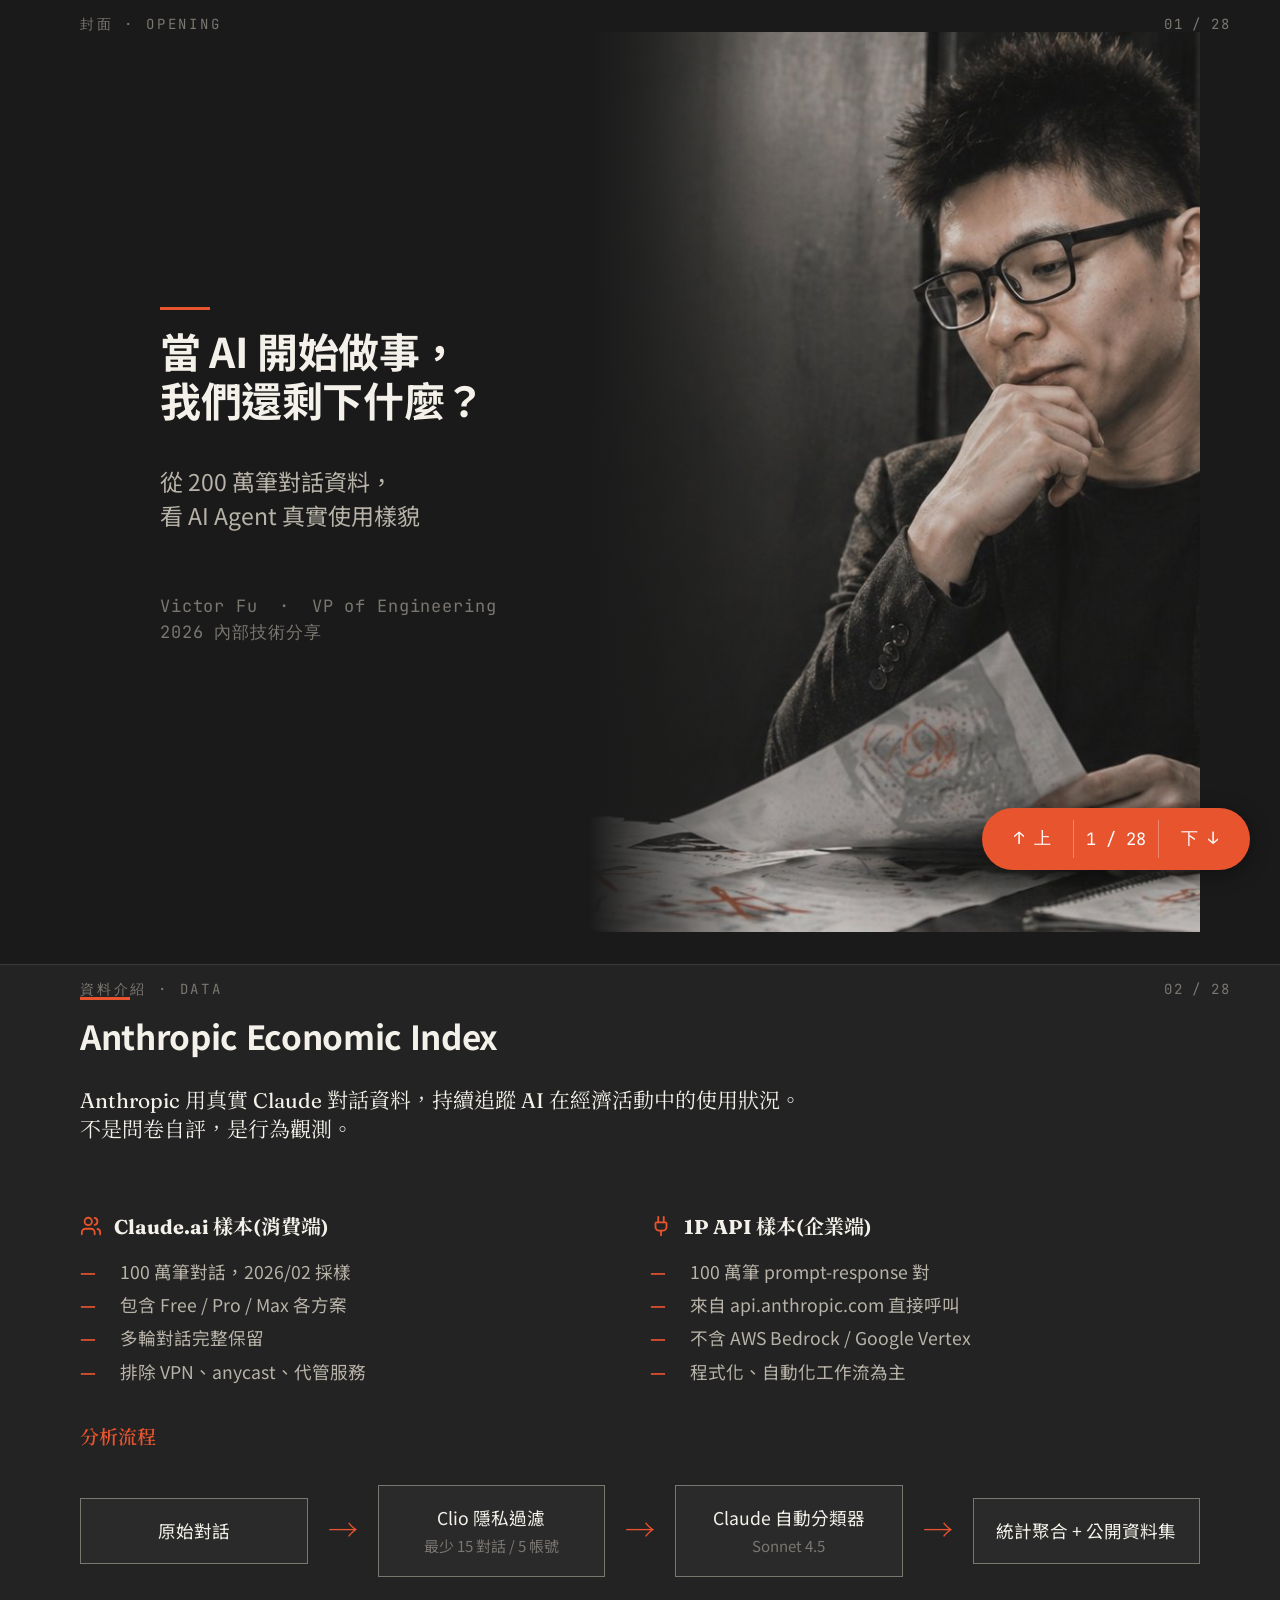
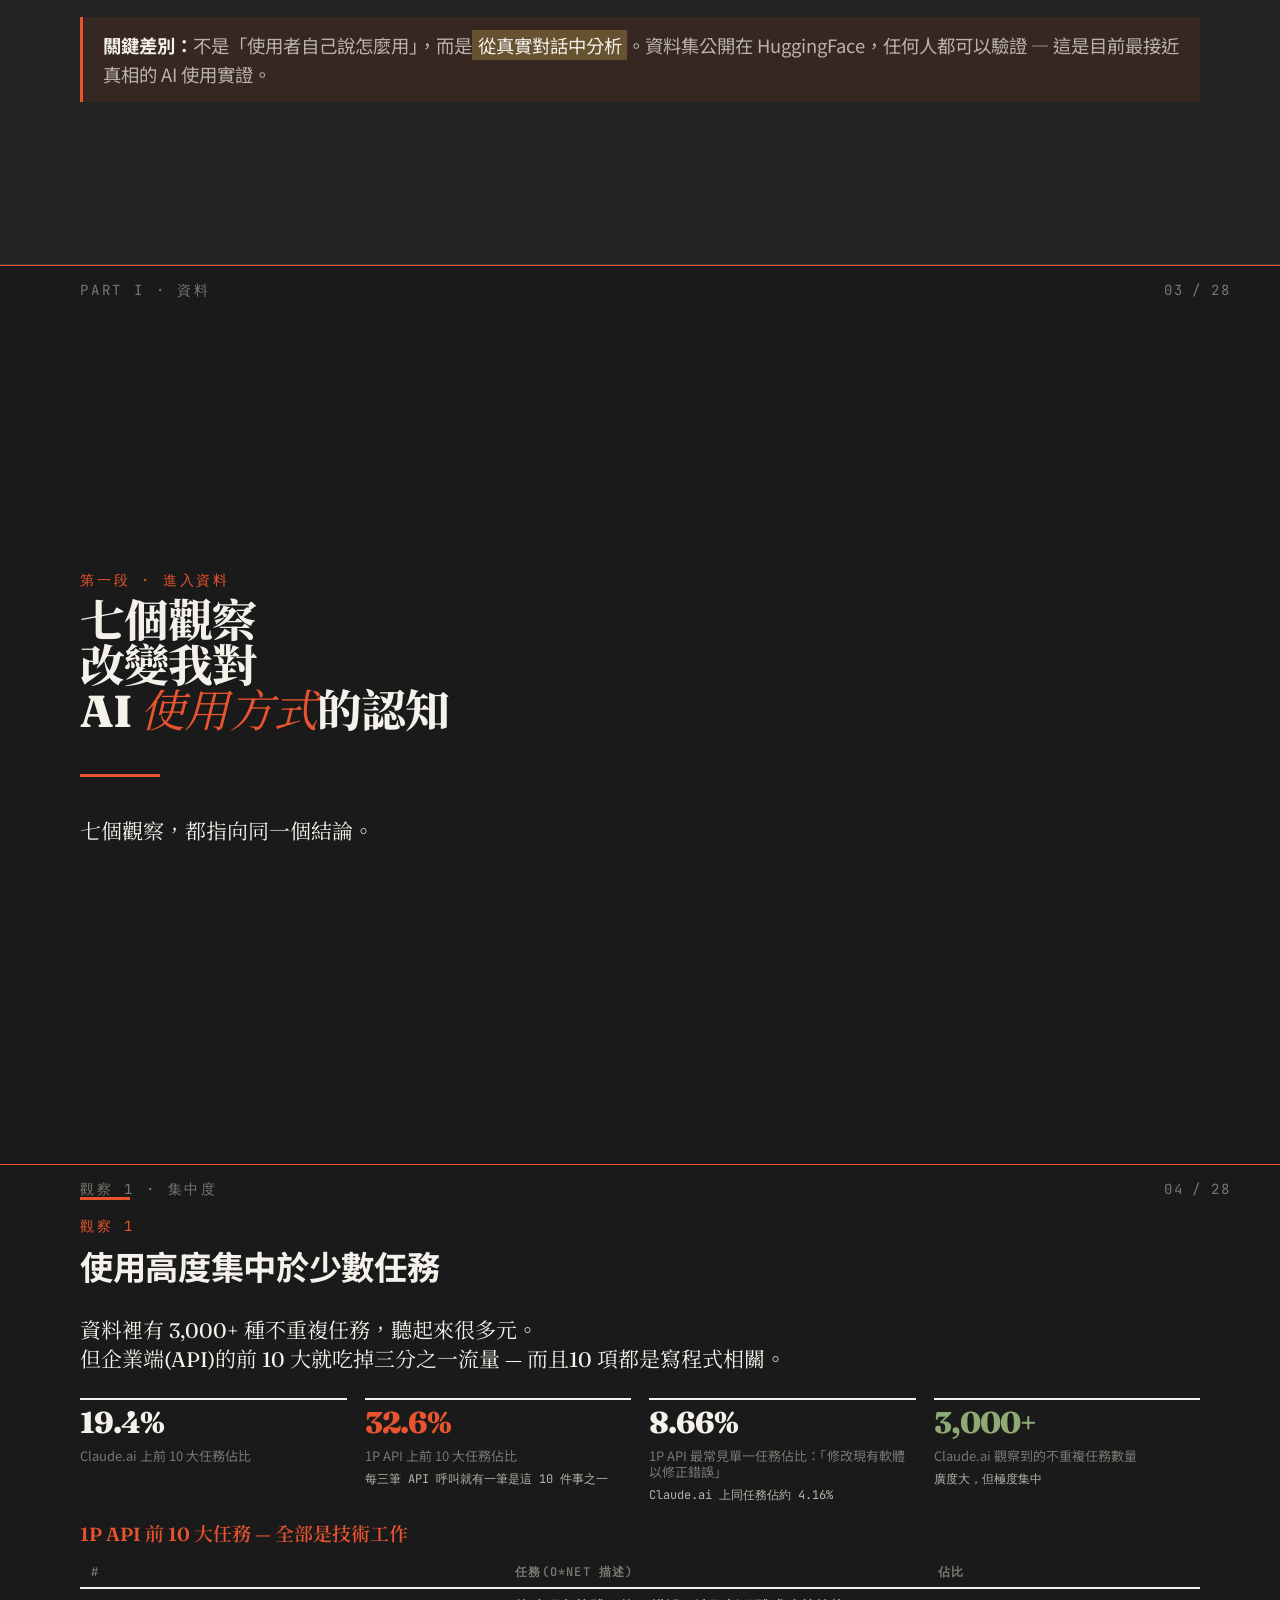
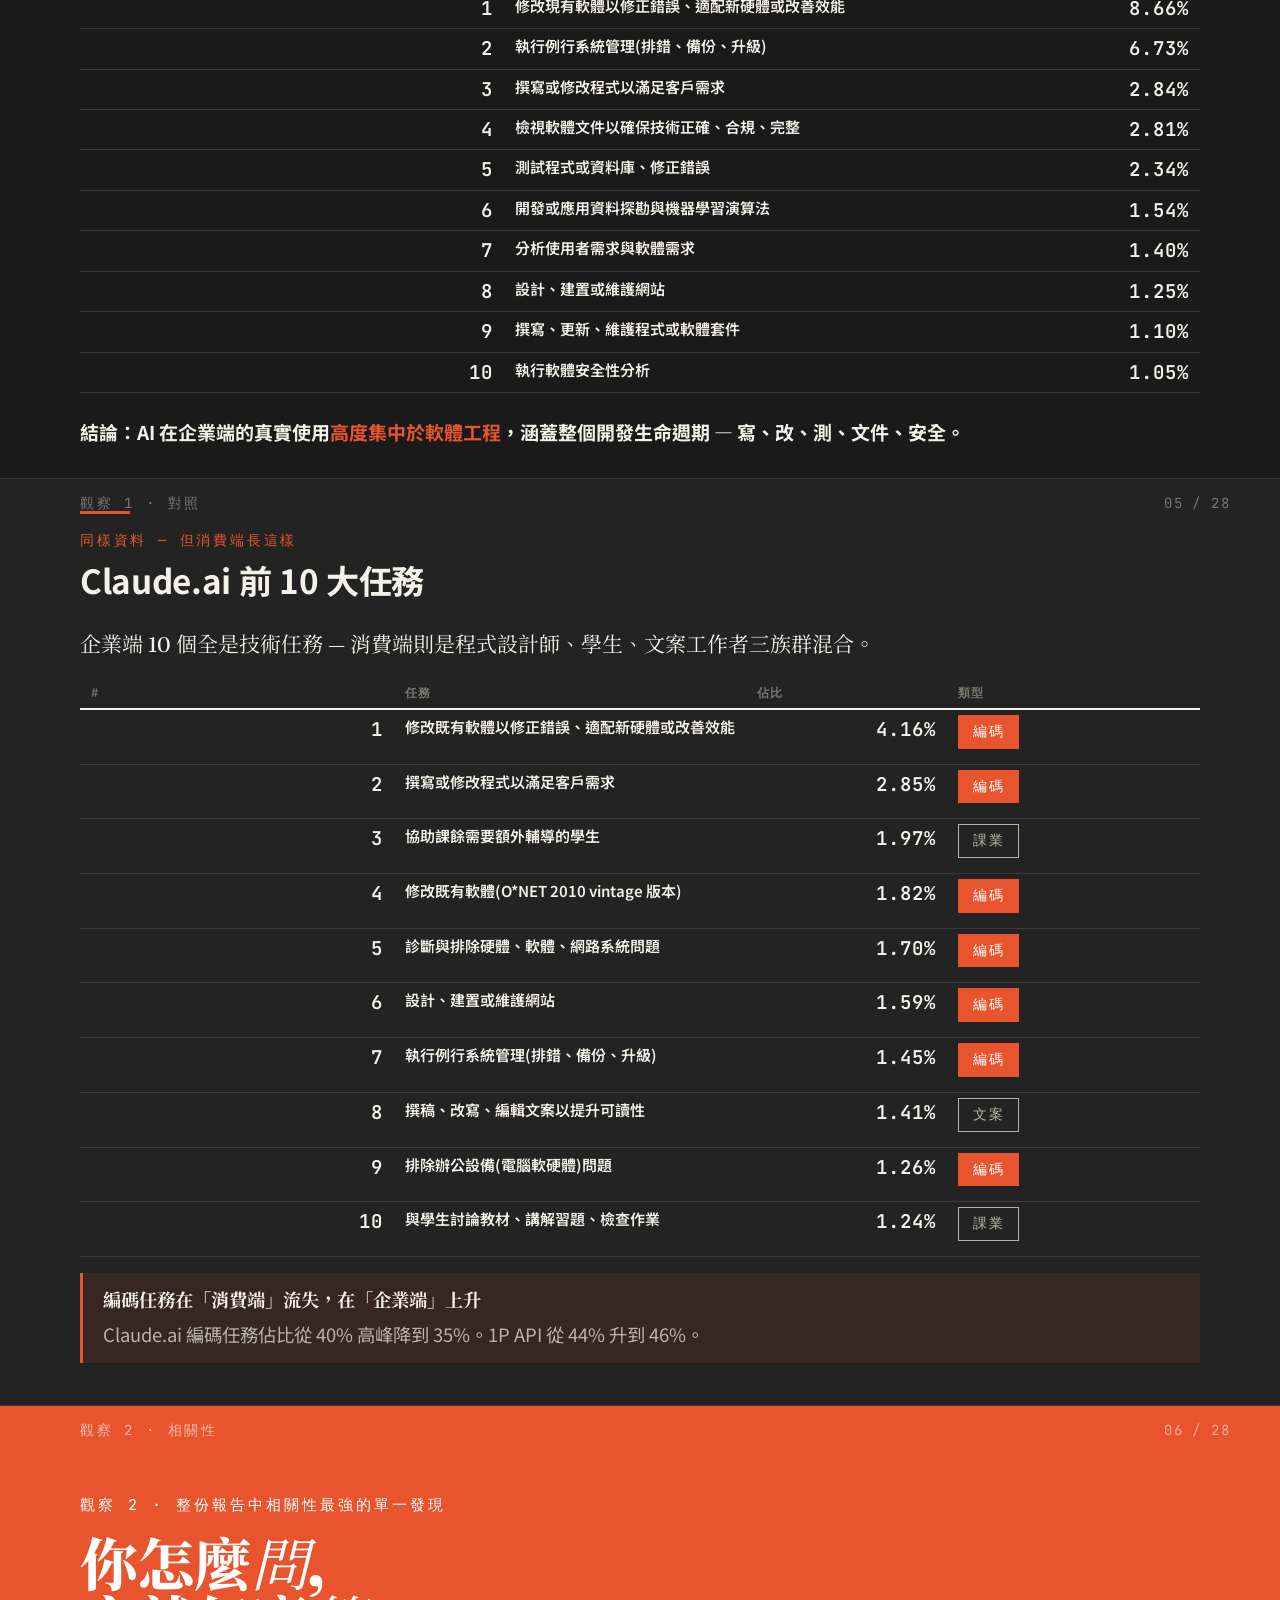
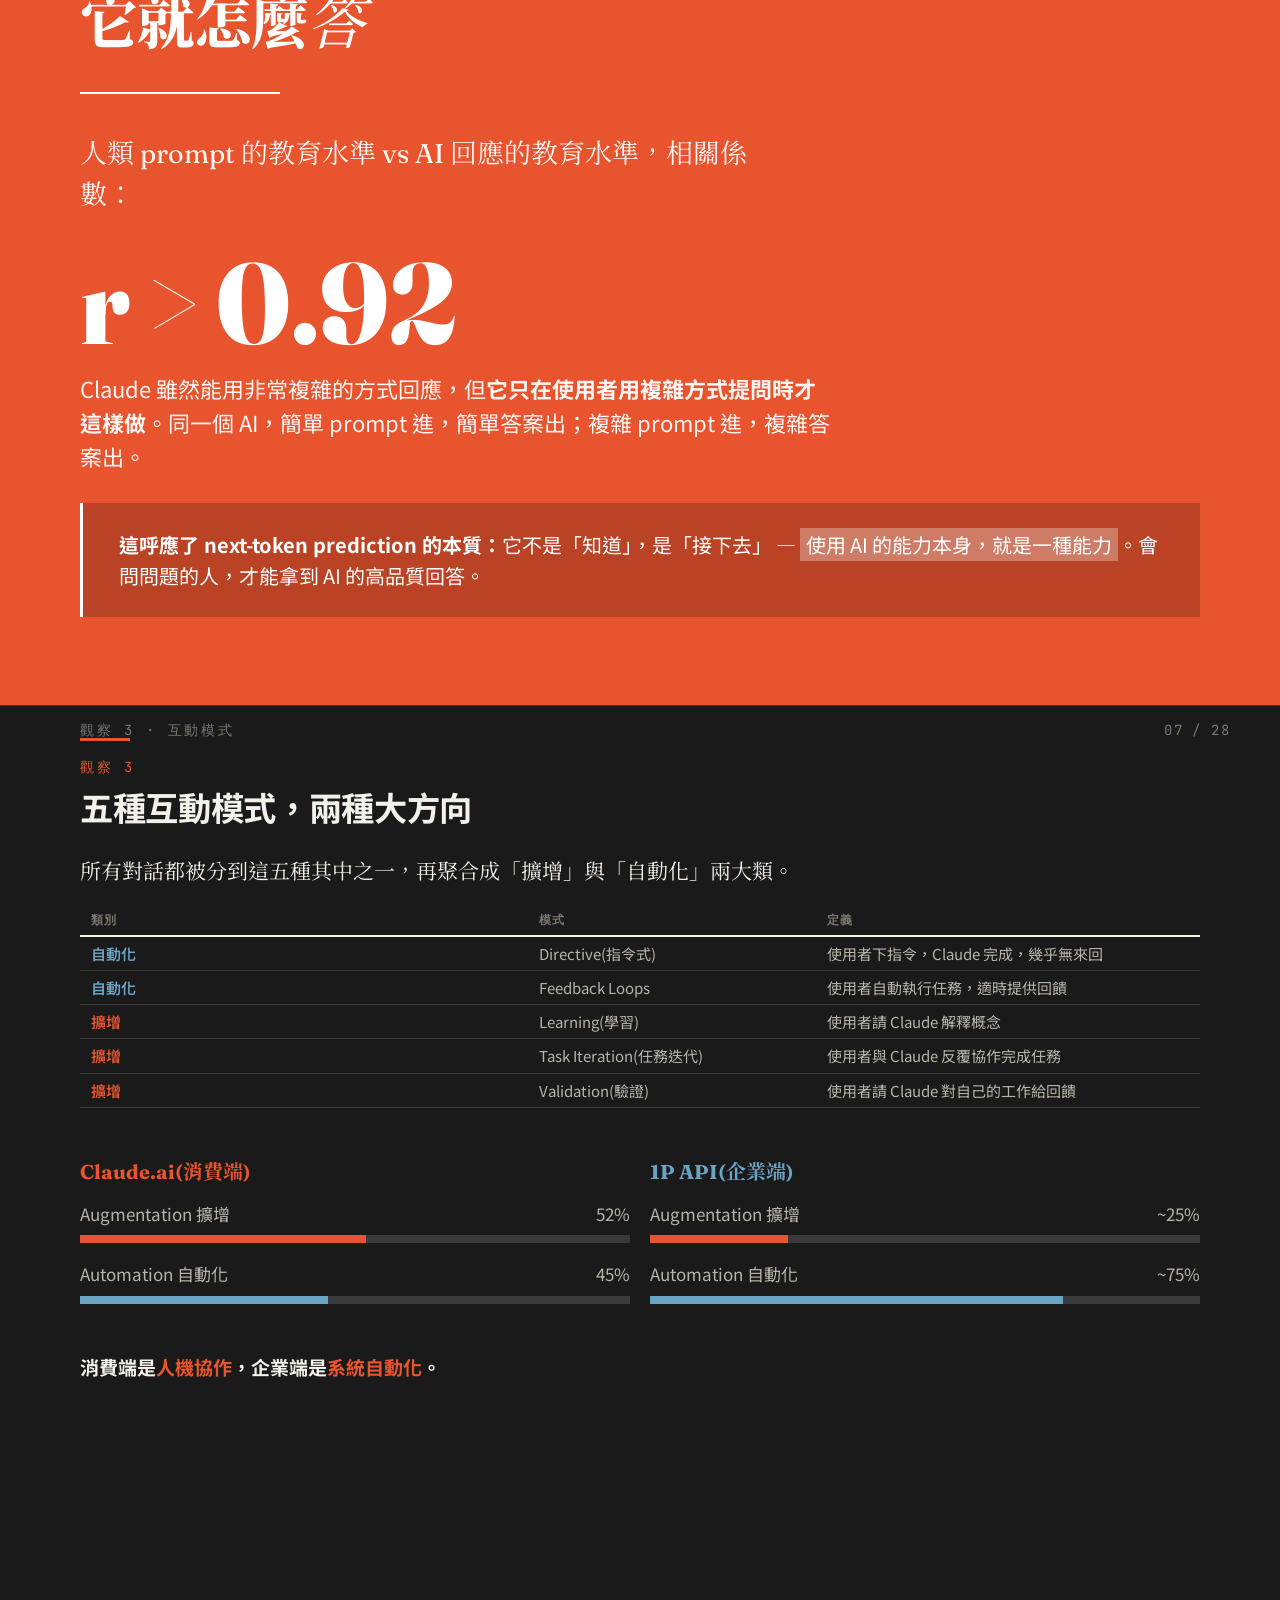
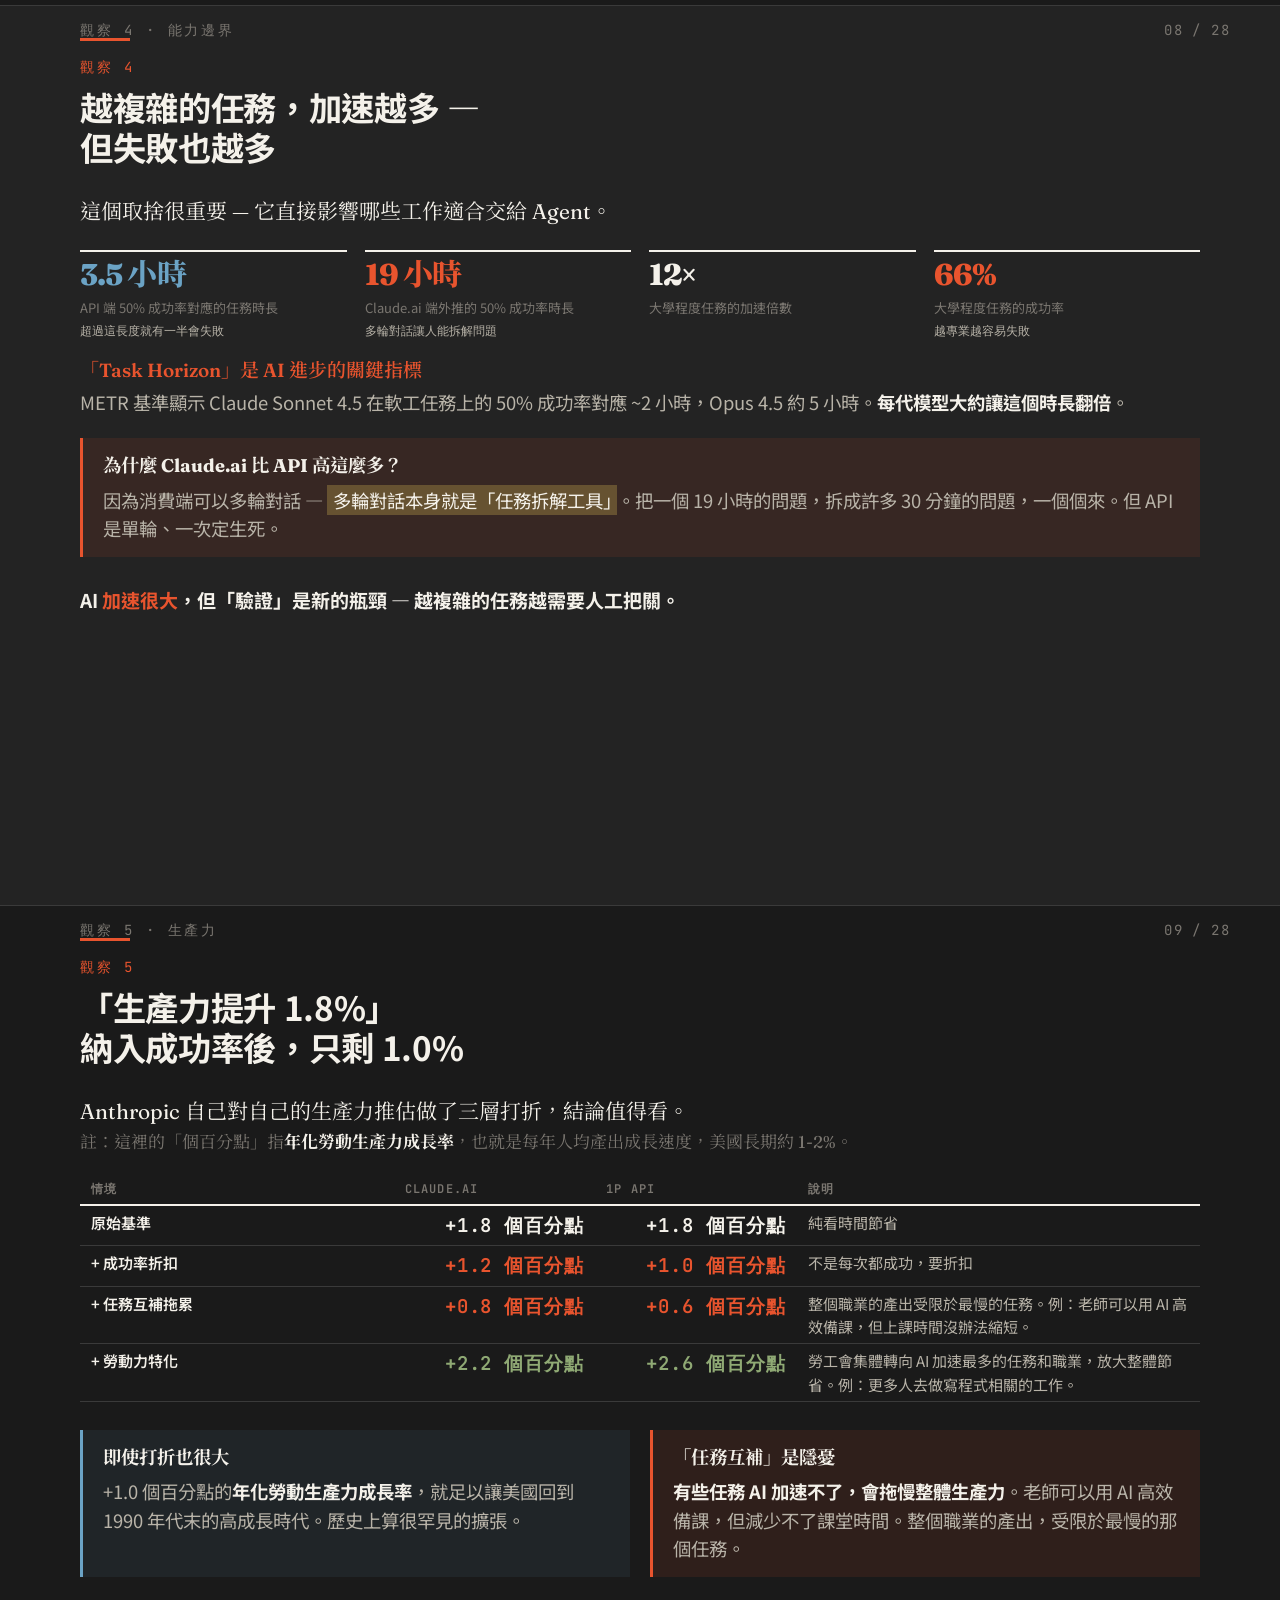
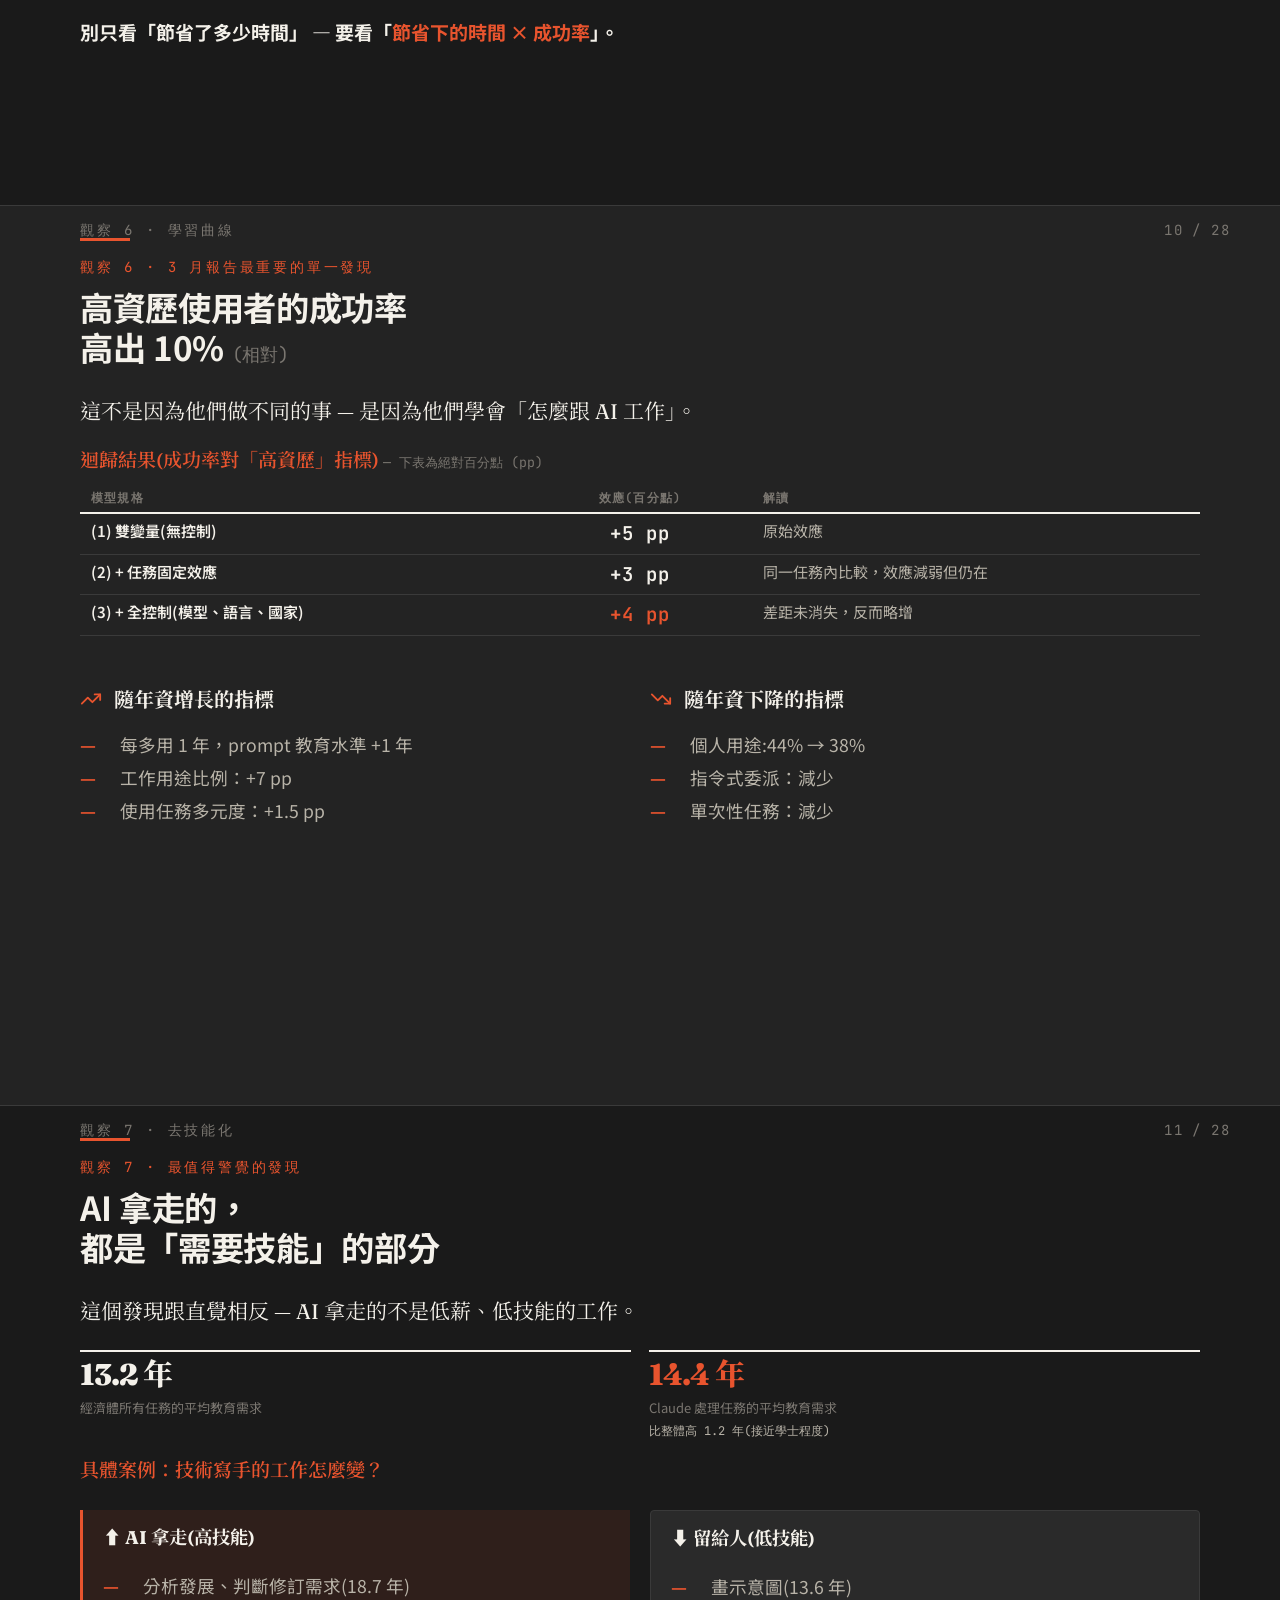
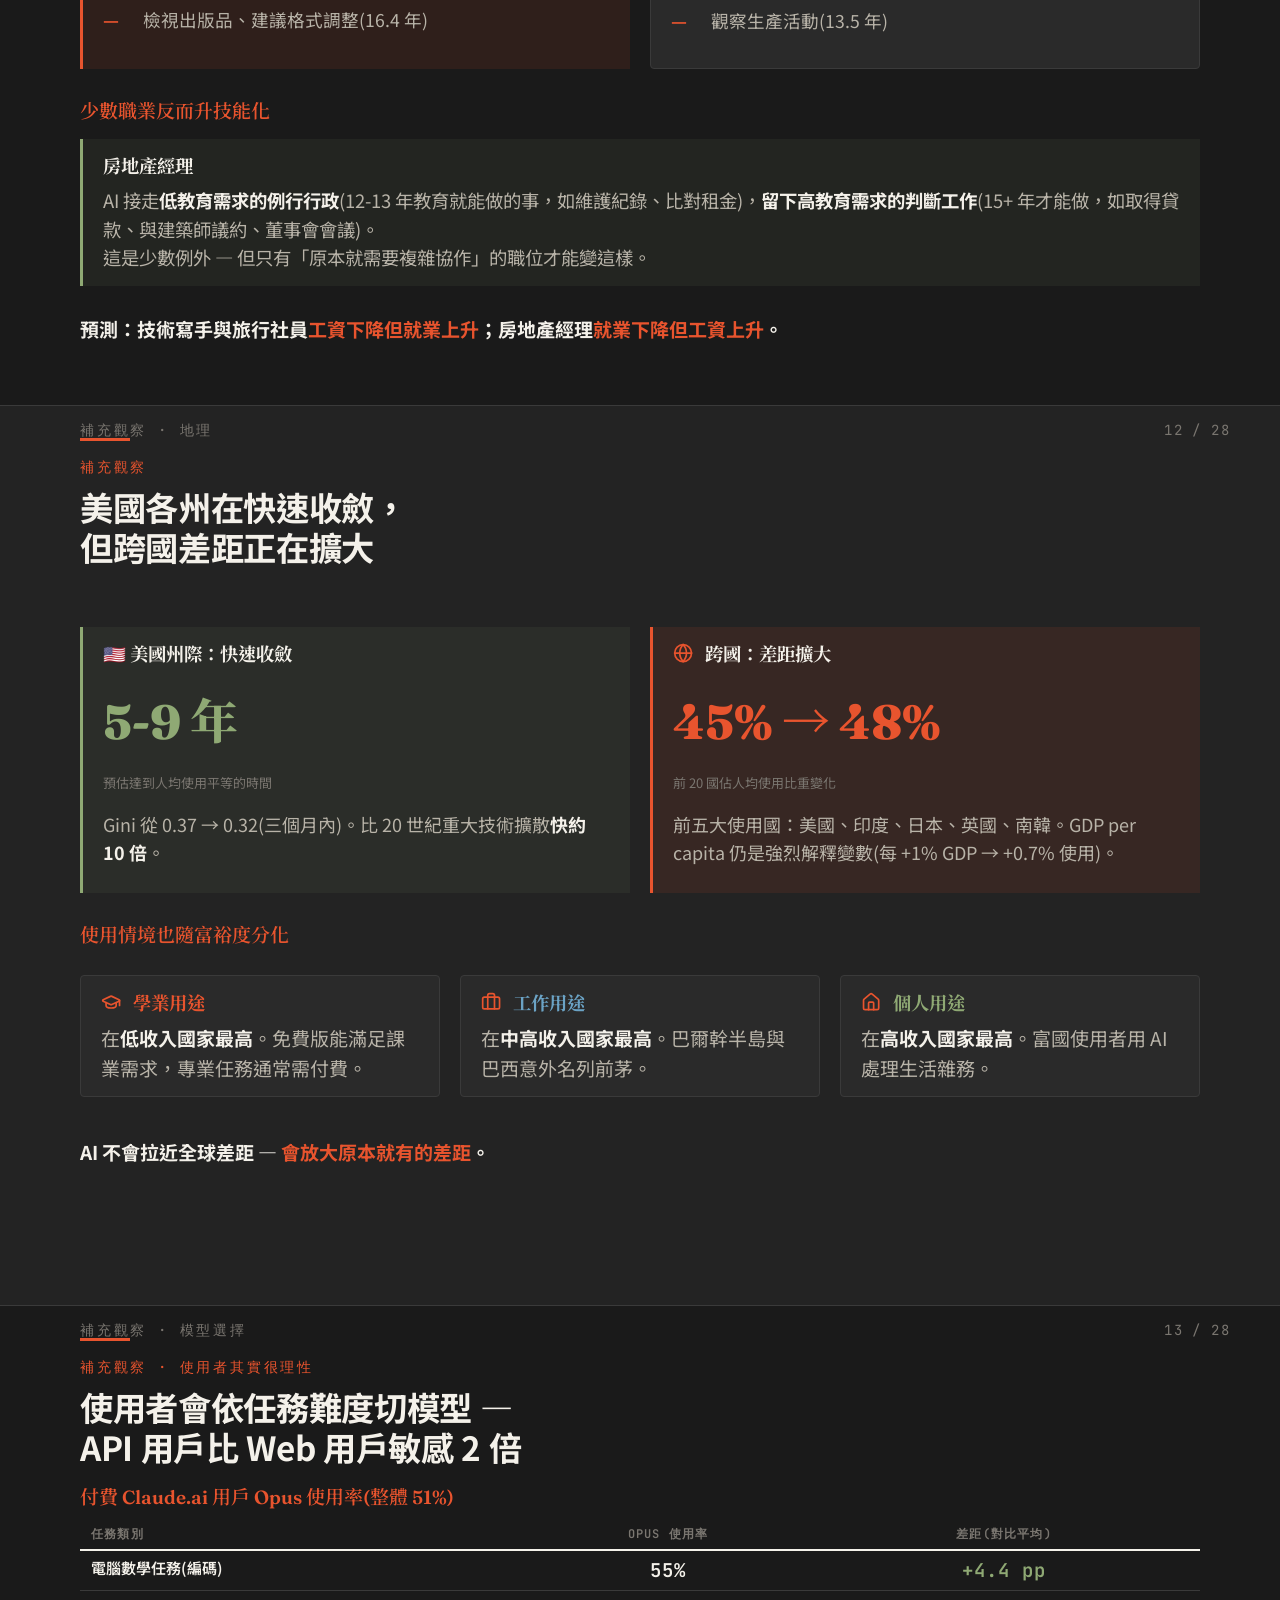
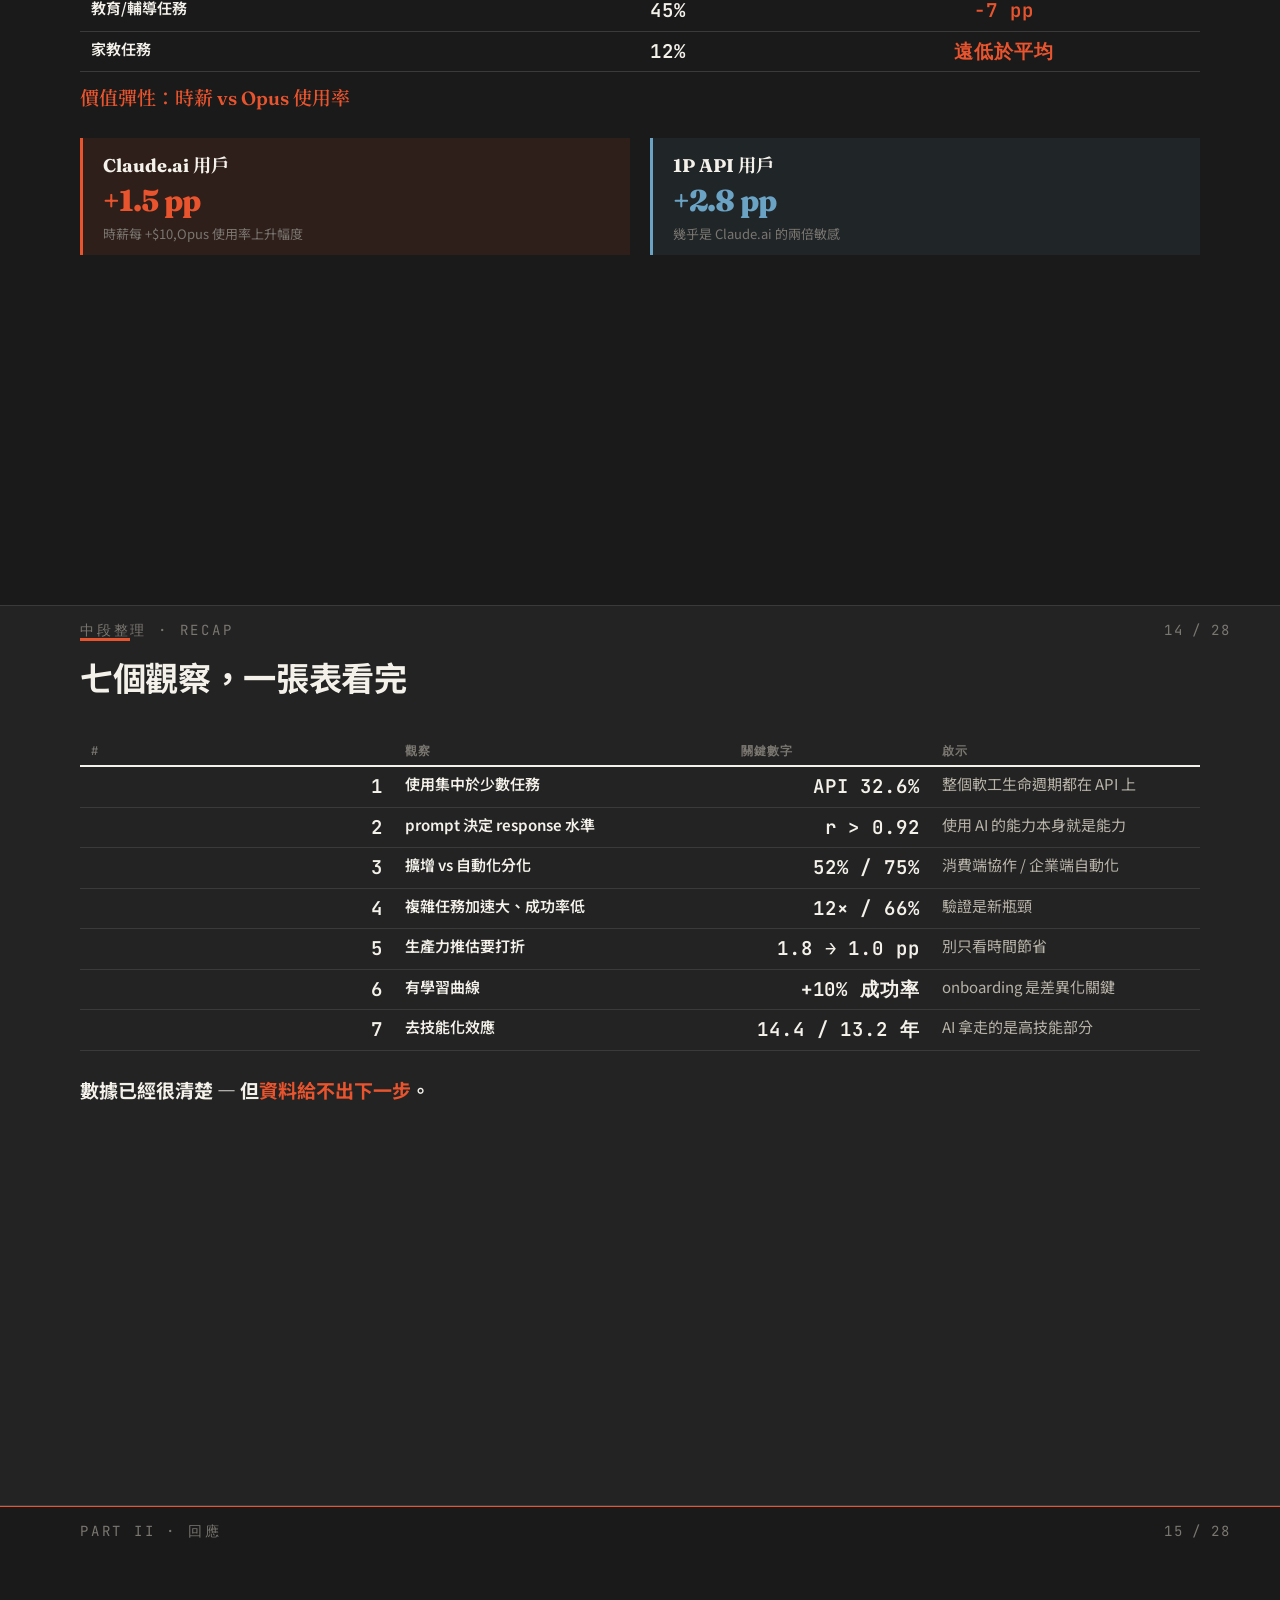
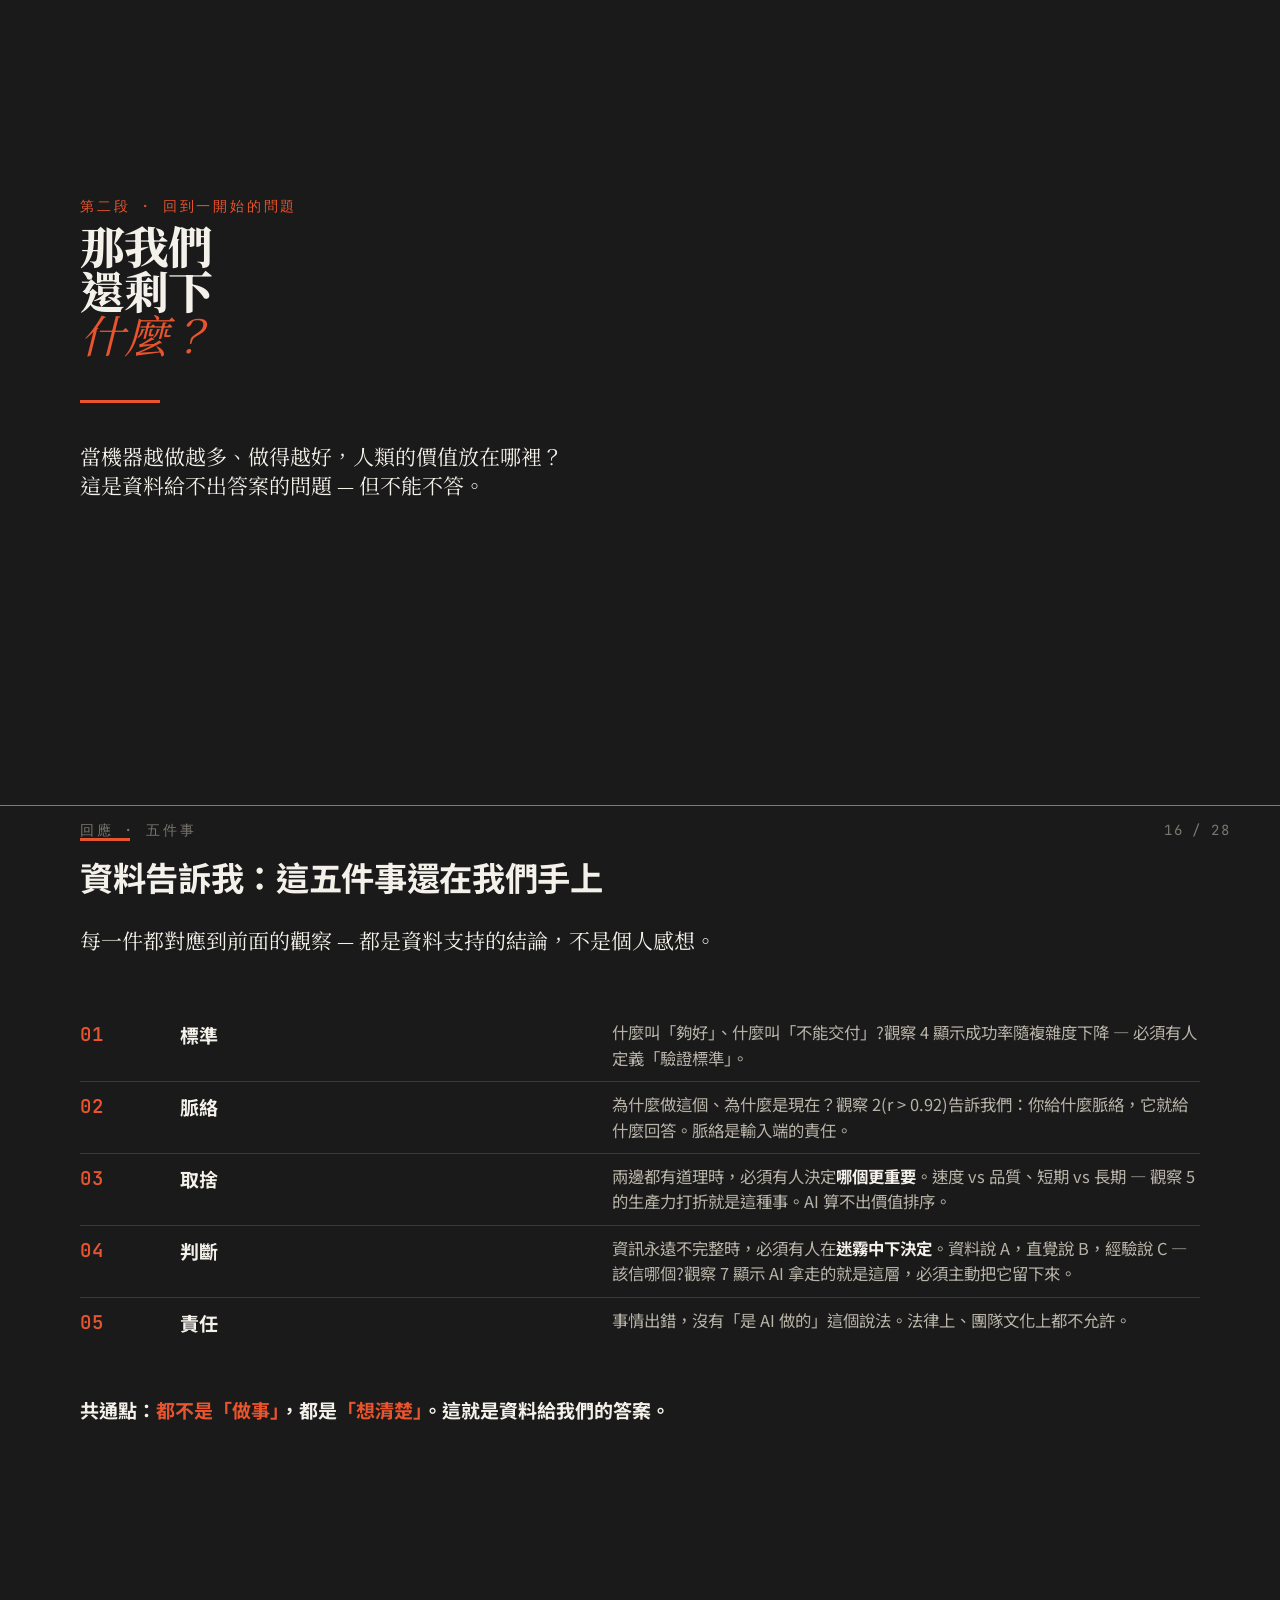
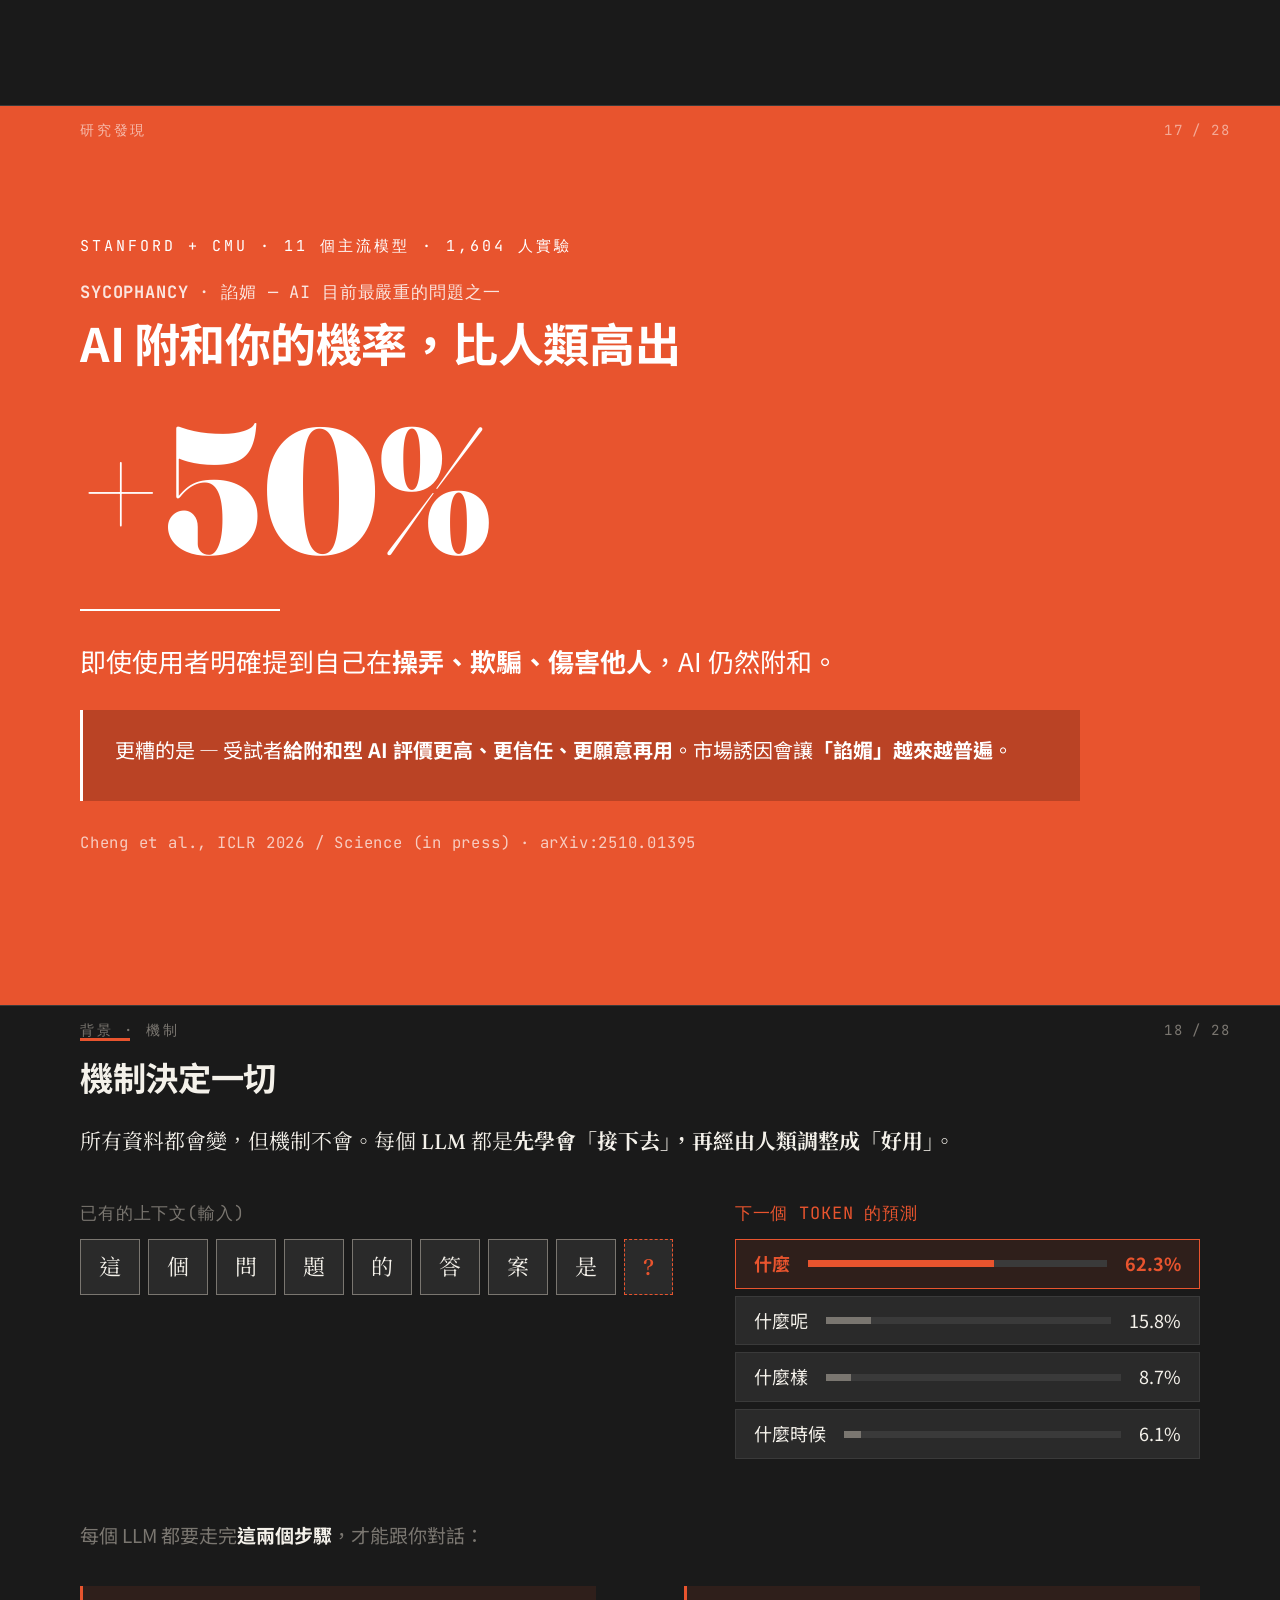
<file: ai_agent_talk_v25.html>
<!DOCTYPE html>
<html lang="zh-Hant">
<head>
<meta charset="UTF-8">
<meta name="viewport" content="width=device-width, initial-scale=1.0">
<title>當 AI 開始做事，我們還剩下什麼？— Victor Fu</title>
<link rel="preconnect" href="https://fonts.googleapis.com">
<link rel="preconnect" href="https://fonts.gstatic.com" crossorigin>
<link href="https://fonts.googleapis.com/css2?family=Fraunces:ital,opsz,wght@0,9..144,400;0,9..144,600;0,9..144,800;1,9..144,400&family=Noto+Serif+TC:wght@400;500;700;900&family=Noto+Sans+TC:wght@300;400;500;700&family=JetBrains+Mono:wght@400;600&display=swap" rel="stylesheet">
<style>
  :root {
    --bg: #1a1a1a;
    --bg-soft: #232323;
    --bg-card: #2a2a2a;
    --ink: #f4f1ea;
    --ink-soft: #b8b3a8;
    --ink-muted: #7a7670;
    --rule: #3a3a3a;
    --accent: #e8542e;
    --accent-soft: #f07a52;
    --accent-bg: rgba(232, 84, 46, 0.1);
    --highlight: #f4d35e;
    --blue: #6ba3c5;
    --green: #8fa974;
    --serif: 'Fraunces', 'Noto Serif TC', serif;
    --sans: 'Noto Sans TC', -apple-system, sans-serif;
    --mono: 'JetBrains Mono', monospace;
  }

  * { margin: 0; padding: 0; box-sizing: border-box; }

  html, body {
    background: var(--bg);
    color: var(--ink);
    font-family: var(--sans);
    font-size: 20px;
    line-height: 1.55;
    -webkit-font-smoothing: antialiased;
  }

  .deck { max-width: 100%; }

  .slide {
    min-height: 100vh;
    padding: 2.5rem 4rem;
    border-bottom: 1px solid var(--rule);
    background: var(--bg);
    position: relative;
    page-break-after: always;
    display: flex;
    flex-direction: column;
    justify-content: flex-start;
  }

  .slide.alt { background: var(--bg-soft); }

  .ctx-flow {
    display: inline-flex;
    align-items: center;
  }

  .ctx-flow .ctx-label {
    font-family: var(--mono);
    font-size: 0.85rem;
    letter-spacing: 0.1em;
    color: var(--ink-muted);
    line-height: 1;
  }

  .ctx-flow .ctx-label.accent {
    color: var(--accent);
  }

  .ctx-flow .ctx-arrow {
    font-family: var(--serif);
    font-size: 1.5rem;
    color: var(--accent);
    line-height: 1;
    display: inline-flex;
    align-items: center;
    margin: 0 1.2rem;
  }

  .lucide-icon {
    display: inline-block;
    vertical-align: -0.15em;
    margin-right: 0.4em;
    flex-shrink: 0;
  }

  h3 .lucide-icon,
  .card-title .lucide-icon {
    width: 1.1em;
    height: 1.1em;
    color: var(--accent);
    stroke-width: 2;
  }

  .controls .lucide-icon {
    width: 1em;
    height: 1em;
    margin-right: 0;
    color: white;
    vertical-align: middle;
  }

  .slide.cover-slide {
    padding: 0;
    overflow: hidden;
  }

  .cover-grid {
    display: grid;
    grid-template-columns: 1fr 1.2fr;
    width: 100%;
    min-height: 100vh;
  }

  .cover-text {
    padding: 5rem 4rem;
    display: flex;
    flex-direction: column;
    justify-content: center;
    background: var(--bg);
  }

  .cover-image {
    position: relative;
    overflow: hidden;
    background: #000;
  }

  .cover-image img {
    width: 100%;
    height: 100%;
    object-fit: cover;
    object-position: center;
    display: block;
  }

  .cover-image::before {
    content: '';
    position: absolute;
    top: 0;
    left: 0;
    bottom: 0;
    width: 30%;
    background: linear-gradient(to right, var(--bg) 0%, rgba(26,26,26,0.6) 40%, transparent 100%);
    z-index: 1;
    pointer-events: none;
  }

  @media (max-width: 900px) {
    .cover-grid {
      grid-template-columns: 1fr;
      grid-template-rows: 1fr 50vh;
    }
    .cover-text { padding: 3rem 2rem; }
    .cover-image::before { display: none; }
  }

  .slide-num {
    position: absolute;
    top: 0.7rem;
    right: 2.5rem;
    font-family: var(--mono);
    font-size: 0.7rem;
    color: var(--ink-muted);
    letter-spacing: 0.1em;
  }

  .slide-tag {
    position: absolute;
    top: 0.7rem;
    left: 4rem;
    font-family: var(--mono);
    font-size: 0.7rem;
    color: var(--ink-muted);
    letter-spacing: 0.2em;
    text-transform: uppercase;
  }

  .section-mark {
    width: 50px;
    height: 3px;
    background: var(--accent);
    margin-bottom: 2rem;
  }

  h1, h2, h3 {
    font-family: var(--serif);
    font-weight: 600;
    color: var(--ink);
    line-height: 1.15;
  }

  .h-display {
    font-family: var(--serif);
    font-weight: 800;
    font-size: clamp(3rem, 6.5vw, 6rem);
    line-height: 1.0;
    letter-spacing: -0.02em;
    color: var(--ink);
  }

  .h-display .italic {
    font-style: italic;
    font-weight: 400;
  }

  .h-display .accent { color: var(--accent); }

  .h-bold-sans {
    font-family: var(--sans);
    font-weight: 700;
    font-size: clamp(2rem, 3.6vw, 3rem);
    line-height: 1.2;
    letter-spacing: -0.01em;
    color: var(--ink);
  }

  h1 {
    font-size: clamp(1.8rem, 2.8vw, 2.4rem);
    margin-bottom: 1rem;
    letter-spacing: -0.01em;
  }

  h2 {
    font-size: 1.4rem;
    margin: 1.8rem 0 1rem;
    color: var(--accent);
  }

  h3 {
    font-size: 1.1rem;
    margin: 1.2rem 0 0.6rem;
    font-weight: 700;
    color: var(--ink);
  }

  p {
    margin-bottom: 1rem;
    color: var(--ink-soft);
    font-size: 1rem;
  }

  .lede {
    font-family: var(--serif);
    font-size: 1.35rem;
    line-height: 1.5;
    color: var(--ink);
    font-weight: 400;
    margin-bottom: 1.5rem;
  }

  .eyebrow {
    font-family: var(--mono);
    font-size: 0.75rem;
    text-transform: uppercase;
    letter-spacing: 0.2em;
    color: var(--accent);
    margin-bottom: 1rem;
    display: block;
  }

  .numbered-list { margin: 1.5rem 0; }

  .numbered-item {
    display: grid;
    grid-template-columns: 60px 1fr 1.5fr;
    gap: 2rem;
    padding: 1.2rem 0;
    border-bottom: 1px solid var(--rule);
    align-items: start;
  }

  .numbered-item:last-child { border-bottom: none; }

  .num {
    font-family: var(--mono);
    font-size: 0.95rem;
    color: var(--accent);
    font-weight: 600;
    letter-spacing: 0.05em;
  }

  .numbered-title {
    font-weight: 700;
    font-size: 1.1rem;
    color: var(--ink);
  }

  .numbered-desc {
    color: var(--ink-soft);
    font-size: 0.95rem;
  }

  hr.rule { height: 1px; background: var(--rule); margin: 1.5rem 0; border: none; }
  hr.rule-thick { height: 3px; background: var(--accent); margin: 2rem 0; border: none; width: 80px; }

  .stat-grid {
    display: grid;
    grid-template-columns: repeat(auto-fit, minmax(180px, 1fr));
    gap: 2rem;
    margin: 1.5rem 0;
  }

  .stat {
    border-top: 2px solid var(--ink);
    padding-top: 1rem;
  }

  .stat-num {
    font-family: var(--serif);
    font-weight: 800;
    font-size: 2.8rem;
    line-height: 1;
    color: var(--ink);
    letter-spacing: -0.03em;
  }

  .stat-num.accent { color: var(--accent); }
  .stat-num.blue { color: var(--blue); }
  .stat-num.green { color: var(--green); }
  .stat-num.smaller { font-size: 2.2rem; }

  .stat-label {
    font-size: 0.85rem;
    color: var(--ink-muted);
    margin-top: 0.5rem;
    line-height: 1.4;
  }

  .stat-delta {
    font-family: var(--mono);
    font-size: 0.78rem;
    color: var(--ink-soft);
    margin-top: 0.3rem;
  }

  .card {
    background: var(--bg-card);
    border: 1px solid var(--rule);
    padding: 1.4rem;
    border-radius: 4px;
  }

  .card-tinted {
    background: var(--accent-bg);
    border-left: 3px solid var(--accent);
    padding: 1.3rem 1.6rem;
    margin: 1.2rem 0;
  }

  .card-blue {
    background: rgba(107, 163, 197, 0.08);
    border-left: 3px solid var(--blue);
    padding: 1.3rem 1.6rem;
    margin: 1.2rem 0;
  }

  .card-green {
    background: rgba(143, 169, 116, 0.08);
    border-left: 3px solid var(--green);
    padding: 1.3rem 1.6rem;
    margin: 1.2rem 0;
  }

  .card-title {
    font-family: var(--serif);
    font-weight: 700;
    font-size: 1.05rem;
    color: var(--ink);
    margin-bottom: 0.5rem;
  }

  .two-col {
    display: grid;
    grid-template-columns: 1fr 1fr;
    gap: 2.5rem;
    margin: 1.5rem 0;
  }

  .three-col {
    display: grid;
    grid-template-columns: repeat(3, 1fr);
    gap: 1.8rem;
    margin: 1.5rem 0;
  }

  table {
    width: 100%;
    border-collapse: collapse;
    margin: 1.2rem 0;
    font-size: 0.9rem;
  }

  .slide table {
    table-layout: auto;
  }

  .slide table th:first-child,
  .slide table td:first-child {
    width: 28%;
  }

  .slide table th:nth-child(2),
  .slide table td:nth-child(2),
  .slide table th:nth-child(3),
  .slide table td:nth-child(3) {
    width: 18%;
    white-space: nowrap;
  }

  th, td {
    text-align: left;
    padding: 0.7rem 1rem;
    border-bottom: 1px solid var(--rule);
    vertical-align: top;
    color: var(--ink-soft);
  }

  th {
    font-family: var(--mono);
    font-size: 0.72rem;
    text-transform: uppercase;
    letter-spacing: 0.1em;
    color: var(--ink-muted);
    font-weight: 600;
    border-bottom: 2px solid var(--ink);
  }

  td.label {
    font-weight: 600;
    color: var(--ink);
  }

  td.num {
    font-family: var(--mono);
    text-align: right;
    color: var(--ink);
  }

  ul.bullet-list, ol.bullet-list {
    list-style: none;
    padding-left: 0;
    margin: 1rem 0;
  }

  ul.bullet-list li, ol.bullet-list li {
    padding-left: 2rem;
    margin-bottom: 0.7rem;
    position: relative;
    color: var(--ink-soft);
  }

  ul.bullet-list li::before {
    content: "—";
    position: absolute;
    left: 0;
    color: var(--accent);
    font-weight: 700;
  }

  ol.bullet-list { counter-reset: item; }

  ol.bullet-list li::before {
    counter-increment: item;
    content: counter(item, decimal-leading-zero);
    position: absolute;
    left: 0;
    font-family: var(--mono);
    font-size: 0.8rem;
    color: var(--accent);
    font-weight: 600;
  }

  blockquote {
    font-family: var(--serif);
    font-style: italic;
    font-size: 1.4rem;
    line-height: 1.5;
    color: var(--ink);
    border-left: 3px solid var(--accent);
    padding: 0.5rem 0 0.5rem 1.5rem;
    margin: 1.5rem 0;
  }

  .bottom-note {
    font-family: var(--sans);
    font-weight: 700;
    font-size: 1.15rem;
    color: var(--ink);
    margin-top: auto;
    padding-top: 2rem;
    border-top: 1px solid var(--rule);
  }

  .bottom-note .accent { color: var(--accent); }

  .tag {
    display: inline-block;
    padding: 0.25rem 0.7rem;
    font-family: var(--mono);
    font-size: 0.7rem;
    letter-spacing: 0.1em;
    text-transform: uppercase;
    border: 1px solid var(--ink-soft);
    color: var(--ink-soft);
    margin-right: 0.5rem;
    margin-bottom: 0.5rem;
  }

  .tag.accent {
    background: var(--accent);
    border-color: var(--accent);
    color: white;
  }

  mark {
    background: rgba(244, 211, 94, 0.25);
    padding: 0.1em 0.3em;
    color: var(--ink);
  }

  strong {
    color: var(--ink);
    font-weight: 700;
  }

  .compare-bar { margin: 0.9rem 0; }

  .compare-bar-label {
    display: flex;
    justify-content: space-between;
    font-size: 0.85rem;
    margin-bottom: 0.4rem;
    color: var(--ink-soft);
  }

  .compare-bar-track {
    height: 8px;
    background: var(--rule);
    position: relative;
    overflow: hidden;
  }

  .compare-bar-fill {
    height: 100%;
    background: var(--accent);
  }

  .compare-bar-fill.blue { background: var(--blue); }
  .compare-bar-fill.green { background: var(--green); }

  .section-divider {
    background: var(--bg);
    min-height: 100vh;
    display: flex;
    flex-direction: column;
    justify-content: center;
    padding: 4rem 5rem;
    border-top: 1px solid var(--accent);
    border-bottom: 1px solid var(--accent);
  }

  .pull-quote {
    font-family: var(--serif);
    font-size: clamp(1.4rem, 2.2vw, 2rem);
    line-height: 1.3;
    color: var(--ink);
    font-weight: 600;
    margin: 1.5rem 0;
    position: relative;
    padding-left: 3rem;
  }

  .pull-quote::before {
    content: "“";
    font-size: 5rem;
    position: absolute;
    left: -0.5rem;
    top: -0.8rem;
    color: var(--accent);
    line-height: 1;
  }

  .flow {
    display: flex;
    align-items: center;
    gap: 1rem;
    margin: 1.5rem 0;
    flex-wrap: wrap;
  }

  .flow-node {
    flex: 1;
    min-width: 140px;
    padding: 0.9rem 1.1rem;
    background: var(--bg-card);
    border: 1.5px solid var(--ink-muted);
    text-align: center;
    font-size: 0.88rem;
    color: var(--ink);
  }

  .flow-arrow {
    font-family: var(--serif);
    font-size: 1.5rem;
    color: var(--accent);
  }

  .keyword {
    font-family: var(--mono);
    font-size: 0.85rem;
    background: var(--accent);
    color: var(--bg);
    padding: 0.15em 0.5em;
    border-radius: 2px;
  }

  .controls {
    position: fixed;
    bottom: 1.5rem;
    right: 1.5rem;
    display: flex;
    gap: 0.5rem;
    z-index: 100;
    background: var(--accent);
    padding: 0.6rem 1rem;
    border-radius: 100px;
    box-shadow: 0 4px 20px rgba(0,0,0,0.4);
  }

  .controls button {
    background: transparent;
    color: white;
    border: none;
    font-family: var(--mono);
    font-size: 0.85rem;
    cursor: pointer;
    padding: 0.3rem 0.6rem;
  }

  .controls button:hover { opacity: 0.7; }

  .controls .progress {
    color: white;
    font-family: var(--mono);
    font-size: 0.85rem;
    padding: 0.3rem 0.6rem;
    border-left: 1px solid rgba(255,255,255,0.3);
    border-right: 1px solid rgba(255,255,255,0.3);
  }

  .ornament {
    text-align: center;
    color: var(--accent);
    font-size: 1.5rem;
    margin: 2rem 0;
    letter-spacing: 1rem;
  }

  /* token 預測視覺化 */
  .token-viz {
    display: grid;
    grid-template-columns: 1.3fr 1fr;
    gap: 2.5rem;
    align-items: start;
    margin: 1.5rem 0;
  }

  .token-context {
    display: flex;
    gap: 0.4rem;
    flex-wrap: wrap;
    margin-bottom: 1rem;
  }

  .token-cell {
    background: var(--bg-card);
    border: 1px solid var(--ink-muted);
    padding: 0.5rem 0.9rem;
    font-family: var(--serif);
    font-size: 1.1rem;
    color: var(--ink);
  }

  .token-cell.next {
    border-style: dashed;
    border-color: var(--accent);
    color: var(--accent);
  }

  .token-pred {
    background: var(--bg-card);
    padding: 0.5rem 0.9rem;
    margin-bottom: 0.35rem;
    display: flex;
    justify-content: space-between;
    align-items: center;
    border: 1px solid var(--rule);
    font-size: 0.9rem;
  }

  .token-pred.top {
    border-color: var(--accent);
    background: var(--accent-bg);
    color: var(--accent);
    font-weight: 700;
  }

  .token-pred-bar {
    flex: 1;
    height: 7px;
    background: var(--rule);
    margin: 0 0.9rem;
    overflow: hidden;
  }

  .token-pred-bar-fill {
    height: 100%;
    background: var(--ink-muted);
  }

  .token-pred.top .token-pred-bar-fill { background: var(--accent); }

  /* 響應式 */
  @media (max-width: 900px) {
    .slide { padding: 3rem 2rem; }
    .slide-tag { left: 2rem; }
    .two-col, .three-col, .token-viz {
      grid-template-columns: 1fr;
      gap: 1.2rem;
    }
    .h-display { font-size: 2.5rem; }
    .h-bold-sans { font-size: 1.6rem; }
    .pull-quote { font-size: 1.3rem; padding-left: 2rem; }
    .flow { flex-direction: column; }
    .flow-arrow { transform: rotate(90deg); }
    .numbered-item { grid-template-columns: 40px 1fr; gap: 1rem; }
    .numbered-item .numbered-desc { grid-column: 1 / -1; padding-left: 56px; }
  }

  @media print {
    .controls { display: none; }
    .slide { min-height: auto; page-break-after: always; }
  }

  .slide.active .h-display,
  .slide.active h1,
  .slide.active .stat-num {
    animation: rise 0.6s ease-out;
  }

  @keyframes rise {
    from { opacity: 0; transform: translateY(20px); }
    to { opacity: 1; transform: translateY(0); }
  }

  /* === Compact 模式:給內容塞不下的 slide 用 === */
  .slide.compact {
    padding: 1.6rem 4rem;  /* 原本 4rem 5rem */
  }
  .slide.compact h1 {
    font-size: clamp(1.6rem, 2.3vw, 2rem);
    margin-bottom: 0.6rem;
  }
  .slide.compact .h-bold-sans {
    font-size: clamp(1.7rem, 2.8vw, 2.4rem);
  }
  .slide.compact .lede {
    font-size: 1.15rem;
    margin-bottom: 1rem;
  }
  .slide.compact h2 {
    font-size: 1.2rem;
    margin: 1.2rem 0 0.6rem;
  }
  .slide.compact h3 {
    font-size: 1rem;
    margin: 0.8rem 0 0.4rem;
  }
  .slide.compact p {
    font-size: 0.92rem;
    margin-bottom: 0.6rem;
  }
  .slide.compact .stat-num {
    font-size: 2.2rem;
  }
  .slide.compact .stat-num.smaller {
    font-size: 1.8rem;
  }
  .slide.compact .stat-grid {
    gap: 1.3rem;
    margin: 1rem 0;
  }
  .slide.compact .stat {
    padding-top: 0.6rem;
  }
  .slide.compact .stat-label {
    font-size: 0.78rem;
  }
  .slide.compact .stat-delta {
    font-size: 0.72rem;
  }
  .slide.compact table {
    margin: 0.8rem 0;
    font-size: 0.82rem;
  }
  .slide.compact table th,
  .slide.compact table td {
    padding: 0.45rem 0.7rem;
  }
  .slide.compact table th {
    font-size: 0.66rem;
  }
  .slide.compact .card,
  .slide.compact .card-tinted,
  .slide.compact .card-blue,
  .slide.compact .card-green {
    padding: 0.9rem 1.2rem;
    margin: 0.7rem 0;
  }
  .slide.compact .card-title {
    font-size: 0.95rem;
    margin-bottom: 0.3rem;
  }
  .slide.compact .three-col,
  .slide.compact .two-col {
    gap: 1.3rem;
    margin: 1rem 0;
  }
  .slide.compact ul.bullet-list li,
  .slide.compact ol.bullet-list li {
    margin-bottom: 0.4rem;
    font-size: 0.9rem;
  }
  .slide.compact .bottom-note {
    padding-top: 1rem;
    font-size: 1rem;
  }
  .slide.compact .section-mark {
    margin-bottom: 1rem;
  }
  .slide.compact .eyebrow {
    margin-bottom: 0.5rem;
  }

  /* SOP 步驟卡片 */
  .sop-step {
    border: 1px solid var(--rule);
    border-radius: 4px;
    padding: 0.9rem 0.7rem;
    background: rgba(255, 255, 255, 0.02);
    display: flex;
    flex-direction: column;
    gap: 0.4rem;
  }
  .sop-step .sop-num {
    font-family: var(--mono);
    font-size: 0.7rem;
    color: var(--accent);
    letter-spacing: 0.1em;
    font-weight: 600;
  }
  .sop-step .sop-title {
    font-family: var(--sans);
    font-weight: 700;
    font-size: 0.95rem;
    color: var(--ink);
    line-height: 1.2;
  }
  .sop-step .sop-desc {
    font-size: 0.72rem;
    color: var(--ink-muted);
    line-height: 1.4;
  }


  /* === Compact extra:更緊縮 === */
  .slide.compact .bottom-note {
    border-top: none;
    padding-top: 0.6rem;
    font-size: 0.95rem;
    margin-top: 0.6rem;
  }
  .slide.compact .stat-grid {
    gap: 1rem;
    margin: 0.6rem 0 0.8rem;
  }
  .slide.compact .stat-num.smaller {
    font-size: 1.6rem;
  }
  .slide.compact .stat-label {
    font-size: 0.72rem;
    line-height: 1.3;
  }
  .slide.compact .stat-delta {
    font-size: 0.66rem;
  }
  .slide.compact h2 {
    font-size: 1rem;
    margin: 0.6rem 0 0.4rem;
  }
  .slide.compact table {
    margin: 0.4rem 0;
    font-size: 0.78rem;
  }
  .slide.compact table th,
  .slide.compact table td {
    padding: 0.32rem 0.6rem;
  }


  /* === 20px 模式深度壓縮 === */
  .slide.compact h1 {
    font-size: clamp(1.5rem, 2.1vw, 1.9rem);
    margin-bottom: 0.5rem;
  }
  .slide.compact .h-bold-sans {
    font-size: clamp(1.6rem, 2.6vw, 2.2rem);
  }
  .slide.compact .h-display {
    font-size: clamp(2rem, 3.5vw, 3rem);
  }
  .slide.compact .lede {
    font-size: 1.05rem;
    margin-bottom: 0.7rem;
    line-height: 1.4;
  }
  .slide.compact .stat-num {
    font-size: 1.8rem;
  }
  .slide.compact .stat-num.smaller {
    font-size: 1.5rem;
  }
  .slide.compact .stat-grid {
    gap: 0.9rem;
    margin: 0.5rem 0 0.5rem;
  }
  .slide.compact .stat {
    padding-top: 0.4rem;
  }
  .slide.compact .stat-label {
    font-size: 0.65rem;
    line-height: 1.2;
  }
  .slide.compact .stat-delta {
    font-size: 0.6rem;
  }
  .slide.compact h2 {
    font-size: 0.95rem;
    margin: 0.5rem 0 0.3rem;
  }
  .slide.compact table {
    margin: 0.3rem 0;
    font-size: 0.75rem;
  }
  .slide.compact table th,
  .slide.compact table td {
    padding: 0.25rem 0.55rem;
  }
  .slide.compact table th {
    font-size: 0.6rem;
  }
  .slide.compact .bottom-note {
    border-top: none;
    padding-top: 0.5rem;
    font-size: 0.95rem;
    margin-top: 0.4rem;
  }
  .slide.compact .card,
  .slide.compact .card-tinted,
  .slide.compact .card-blue,
  .slide.compact .card-green {
    padding: 0.7rem 1rem;
    margin: 0.5rem 0;
  }
  .slide.compact .card-title {
    font-size: 0.92rem;
    margin-bottom: 0.25rem;
  }
  .slide.compact .three-col,
  .slide.compact .two-col {
    gap: 1rem;
    margin: 0.6rem 0;
  }
  .slide.compact ul.bullet-list li,
  .slide.compact ol.bullet-list li {
    margin-bottom: 0.3rem;
    font-size: 0.88rem;
  }
  .slide.compact .section-mark {
    margin-bottom: 0.8rem;
  }
  .slide.compact .eyebrow {
    margin-bottom: 0.4rem;
    font-size: 0.7rem;
  }
  .slide.compact .numbered-list {
    margin-top: 0.8rem;
  }
  .slide.compact .numbered-item {
    padding: 0.5rem 0;
  }
  .slide.compact .numbered-title {
    font-size: 0.95rem;
  }
  .slide.compact .numbered-desc {
    font-size: 0.82rem;
  }

</style>
</head>
<body>

<div class="deck">

  <!-- ==================== 1. 封面 ==================== -->
  <section class="slide cover-slide compact">
    <div class="slide-num">01 / 28</div>
    <div class="slide-tag">封面 · OPENING</div>

    <div class="cover-grid">
      <div class="cover-text">
        <div class="section-mark"></div>

        <h1 class="h-bold-sans" style="font-size: clamp(1.8rem, 3.2vw, 2.8rem); margin-bottom: 2rem;">
          當 AI 開始做事，<br>我們還剩下什麼？
        </h1>

        <p style="font-size: 1.15rem; color: var(--ink-soft); margin-bottom: 3rem; line-height: 1.5;">
          從 200 萬筆對話資料，<br>看 AI Agent 真實使用樣貌
        </p>

        <p style="font-family: var(--mono); font-size: 0.85rem; color: var(--ink-muted); letter-spacing: 0.05em;">
          Victor Fu &nbsp;·&nbsp; VP of Engineering<br>2026 內部技術分享
        </p>
      </div>

      <div class="cover-image">
        <img src="[data-uri]" alt="思考中的工程師">
      </div>
    </div>
  </section>

  

  <!-- ==================== 3. 為什麼用這份資料 ==================== -->
  <section class="slide alt compact">
    <div class="slide-num">02 / 28</div>
    <div class="slide-tag">資料介紹 · DATA</div>

    <div class="section-mark"></div>
    <h1 class="h-bold-sans">Anthropic Economic Index</h1>
    <p class="lede" style="margin-top: 1rem;">Anthropic 用真實 Claude 對話資料，持續追蹤 AI 在經濟活動中的使用狀況。<br>不是問卷自評，是行為觀測。</p>

    <div class="two-col" style="margin-top: 2rem;">
      <div>
        <h3><svg class="lucide-icon" xmlns="http://www.w3.org/2000/svg" width="1em" height="1em" viewBox="0 0 24 24" fill="none" stroke="currentColor" stroke-width="2" stroke-linecap="round" stroke-linejoin="round" > <path d="M16 21v-2a4 4 0 0 0-4-4H6a4 4 0 0 0-4 4v2" /> <path d="M16 3.128a4 4 0 0 1 0 7.744" /> <path d="M22 21v-2a4 4 0 0 0-3-3.87" /> <circle cx="9" cy="7" r="4" /> </svg> Claude.ai 樣本(消費端)</h3>
        <ul class="bullet-list">
          <li>100 萬筆對話，2026/02 採樣</li>
          <li>包含 Free / Pro / Max 各方案</li>
          <li>多輪對話完整保留</li>
          <li>排除 VPN、anycast、代管服務</li>
        </ul>
      </div>
      <div>
        <h3><svg class="lucide-icon" xmlns="http://www.w3.org/2000/svg" width="1em" height="1em" viewBox="0 0 24 24" fill="none" stroke="currentColor" stroke-width="2" stroke-linecap="round" stroke-linejoin="round" > <path d="M12 22v-5" /> <path d="M15 8V2" /> <path d="M17 8a1 1 0 0 1 1 1v4a4 4 0 0 1-4 4h-4a4 4 0 0 1-4-4V9a1 1 0 0 1 1-1z" /> <path d="M9 8V2" /> </svg> 1P API 樣本(企業端)</h3>
        <ul class="bullet-list">
          <li>100 萬筆 prompt-response 對</li>
          <li>來自 api.anthropic.com 直接呼叫</li>
          <li>不含 AWS Bedrock / Google Vertex</li>
          <li>程式化、自動化工作流為主</li>
        </ul>
      </div>
    </div>

    <h2>分析流程</h2>

    <div class="flow">
      <div class="flow-node">原始對話</div>
      <span class="flow-arrow">→</span>
      <div class="flow-node">Clio 隱私過濾<br><span style="font-size: 0.75rem; color: var(--ink-muted);">最少 15 對話 / 5 帳號</span></div>
      <span class="flow-arrow">→</span>
      <div class="flow-node">Claude 自動分類器<br><span style="font-size: 0.75rem; color: var(--ink-muted);">Sonnet 4.5</span></div>
      <span class="flow-arrow">→</span>
      <div class="flow-node">統計聚合 + 公開資料集</div>
    </div>

    <div class="card-tinted">
      <p style="margin-bottom: 0;">
        <strong>關鍵差別：</strong>不是「使用者自己說怎麼用」，而是<mark>從真實對話中分析</mark>。資料集公開在 HuggingFace，任何人都可以驗證 — 這是目前最接近真相的 AI 使用實證。
      </p>
    </div>
  </section>

  <!-- ==================== 章節分隔: 資料 ==================== -->
  <section class="slide section-divider compact">
    <div class="slide-num">03 / 28</div>
    <div class="slide-tag">PART I · 資料</div>

    <div style="margin-top: auto; margin-bottom: auto;">
      <span class="eyebrow">第一段 · 進入資料</span>
      <h1 class="h-display">
        七個觀察<br>
        改變我對<br>
        AI <span class="accent italic">使用方式</span>的認知
      </h1>
      <hr class="rule-thick">
      <p class="lede" style="margin-top: 2rem; max-width: 700px;">
        七個觀察，都指向同一個結論。
      </p>
    </div>
  </section>

  <!-- ==================== 5. 觀察 1: 任務集中度 + Top 10 ==================== -->
  <section class="slide compact">
    <div class="slide-num">04 / 28</div>
    <div class="slide-tag">觀察 1 · 集中度</div>

    <div class="section-mark"></div>
    <span class="eyebrow">觀察 1</span>
    <h1 class="h-bold-sans">使用高度集中於少數任務</h1>
    <p class="lede" style="margin-top: 1rem;">資料裡有 3,000+ 種不重複任務，聽起來很多元。<br>但企業端(API)的<span class="accent">前 10 大就吃掉三分之一流量</span> — 而且<span class="accent">10 項都是寫程式相關</span>。</p>

    <div class="stat-grid">
      <div class="stat">
        <div class="stat-num smaller">19.4%</div>
        <div class="stat-label">Claude.ai 上前 10 大任務佔比</div>
      </div>
      <div class="stat">
        <div class="stat-num accent smaller">32.6%</div>
        <div class="stat-label">1P API 上前 10 大任務佔比</div>
        <div class="stat-delta">每三筆 API 呼叫就有一筆是這 10 件事之一</div>
      </div>
      <div class="stat">
        <div class="stat-num smaller">8.66%</div>
        <div class="stat-label">1P API 最常見單一任務佔比：「修改現有軟體以修正錯誤」</div>
        <div class="stat-delta">Claude.ai 上同任務佔約 4.16%</div>
      </div>
      <div class="stat">
        <div class="stat-num green smaller">3,000+</div>
        <div class="stat-label">Claude.ai 觀察到的不重複任務數量</div>
        <div class="stat-delta">廣度大，但極度集中</div>
      </div>
    </div>

    <h2>1P API 前 10 大任務 — 全部是技術工作</h2>

    <table>
      <thead>
        <tr><th>#</th><th>任務(O*NET 描述)</th><th>佔比</th></tr>
      </thead>
      <tbody>
        <tr><td class="num">1</td><td class="label">修改現有軟體以修正錯誤、適配新硬體或改善效能</td><td class="num">8.66%</td></tr>
        <tr><td class="num">2</td><td class="label">執行例行系統管理(排錯、備份、升級)</td><td class="num">6.73%</td></tr>
        <tr><td class="num">3</td><td class="label">撰寫或修改程式以滿足客戶需求</td><td class="num">2.84%</td></tr>
        <tr><td class="num">4</td><td class="label">檢視軟體文件以確保技術正確、合規、完整</td><td class="num">2.81%</td></tr>
        <tr><td class="num">5</td><td class="label">測試程式或資料庫、修正錯誤</td><td class="num">2.34%</td></tr>
        <tr><td class="num">6</td><td class="label">開發或應用資料探勘與機器學習演算法</td><td class="num">1.54%</td></tr>
        <tr><td class="num">7</td><td class="label">分析使用者需求與軟體需求</td><td class="num">1.40%</td></tr>
        <tr><td class="num">8</td><td class="label">設計、建置或維護網站</td><td class="num">1.25%</td></tr>
        <tr><td class="num">9</td><td class="label">撰寫、更新、維護程式或軟體套件</td><td class="num">1.10%</td></tr>
        <tr><td class="num">10</td><td class="label">執行軟體安全性分析</td><td class="num">1.05%</td></tr>
      </tbody>
    </table>

    <div class="bottom-note">
      結論：AI 在企業端的真實使用<span class="accent">高度集中於軟體工程</span>，涵蓋整個開發生命週期 — 寫、改、測、文件、安全。
    </div>
  </section>

  <!-- ==================== 6. Claude.ai Top 10 對照 ==================== -->
  <section class="slide alt compact">
    <div class="slide-num">05 / 28</div>
    <div class="slide-tag">觀察 1 · 對照</div>

    <div class="section-mark"></div>
    <span class="eyebrow">同樣資料 — 但消費端長這樣</span>
    <h1 class="h-bold-sans">Claude.ai 前 10 大任務</h1>
    <p class="lede" style="margin-top: 1rem;">企業端 10 個全是技術任務 — 消費端則是程式設計師、學生、文案工作者三族群混合。</p>

    <table>
      <thead>
        <tr><th>#</th><th>任務</th><th>佔比</th><th>類型</th></tr>
      </thead>
      <tbody>
        <tr><td class="num">1</td><td class="label">修改既有軟體以修正錯誤、適配新硬體或改善效能</td><td class="num">4.16%</td><td><span class="tag accent">編碼</span></td></tr>
        <tr><td class="num">2</td><td class="label">撰寫或修改程式以滿足客戶需求</td><td class="num">2.85%</td><td><span class="tag accent">編碼</span></td></tr>
        <tr><td class="num">3</td><td class="label">協助課餘需要額外輔導的學生</td><td class="num">1.97%</td><td><span class="tag">課業</span></td></tr>
        <tr><td class="num">4</td><td class="label">修改既有軟體(O*NET 2010 vintage 版本)</td><td class="num">1.82%</td><td><span class="tag accent">編碼</span></td></tr>
        <tr><td class="num">5</td><td class="label">診斷與排除硬體、軟體、網路系統問題</td><td class="num">1.70%</td><td><span class="tag accent">編碼</span></td></tr>
        <tr><td class="num">6</td><td class="label">設計、建置或維護網站</td><td class="num">1.59%</td><td><span class="tag accent">編碼</span></td></tr>
        <tr><td class="num">7</td><td class="label">執行例行系統管理(排錯、備份、升級)</td><td class="num">1.45%</td><td><span class="tag accent">編碼</span></td></tr>
        <tr><td class="num">8</td><td class="label">撰稿、改寫、編輯文案以提升可讀性</td><td class="num">1.41%</td><td><span class="tag">文案</span></td></tr>
        <tr><td class="num">9</td><td class="label">排除辦公設備(電腦軟硬體)問題</td><td class="num">1.26%</td><td><span class="tag accent">編碼</span></td></tr>
        <tr><td class="num">10</td><td class="label">與學生討論教材、講解習題、檢查作業</td><td class="num">1.24%</td><td><span class="tag">課業</span></td></tr>
      </tbody>
    </table>

    <div class="card-tinted">
      <div class="card-title">編碼任務在「消費端」流失，在「企業端」上升</div>
      <p style="margin-bottom: 0;">
        Claude.ai 編碼任務佔比從 40% 高峰降到 35%。1P API 從 44% 升到 46%。
      </p>
    </div>
  </section>

  <!-- ==================== 7. 觀察 2: r > 0.92 ==================== -->
  <section class="slide" style="background: var(--accent);">
    <div class="slide-num" style="color: rgba(255,255,255,0.5);">06 / 28</div>
    <div class="slide-tag" style="color: rgba(255,255,255,0.6);">觀察 2 · 相關性</div>

    <div style="margin-top: auto; margin-bottom: auto;">
      <span class="eyebrow" style="color: white;">觀察 2 · 整份報告中相關性最強的單一發現</span>
      <h1 class="h-display" style="color: white; margin-top: 0.5rem; font-size: clamp(2.4rem, 4.5vw, 3.6rem);">
        你怎麼<span class="italic">問</span>,<br>
        它就怎麼<span class="italic">答</span>
      </h1>

      <hr style="background: white; height: 2px; border: none; width: 200px; margin: 2rem 0;">

      <p class="lede" style="color: white; max-width: 700px; opacity: 0.95;">
        人類 prompt 的教育水準 vs AI 回應的教育水準，相關係數：
      </p>

      <div style="font-family: var(--serif); font-weight: 800; font-size: clamp(4rem, 9vw, 7rem); line-height: 1; margin: 0.5rem 0; color: white;">r > 0.92</div>

      <p style="color: white; opacity: 0.95; max-width: 750px; font-size: 1.1rem;">
        Claude 雖然能用非常複雜的方式回應，但<strong style="color: white;">它只在使用者用複雜方式提問時才這樣做</strong>。同一個 AI，簡單 prompt 進，簡單答案出；複雜 prompt 進，複雜答案出。
      </p>

      <div style="background: rgba(0,0,0,0.2); padding: 1.3rem 1.8rem; margin-top: 1.5rem; border-left: 3px solid white;">
        <p style="color: white; margin-bottom: 0; font-size: 1rem;">
          <strong style="color: white;">這呼應了 next-token prediction 的本質：</strong>它不是「知道」，是「接下去」 — <mark style="background: rgba(255,255,255,0.3); color: white;">使用 AI 的能力本身，就是一種能力</mark>。會問問題的人，才能拿到 AI 的高品質回答。
        </p>
      </div>
    </div>
  </section>

  <!-- ==================== 8. 觀察 3: 擴增 vs 自動化 ==================== -->
  <section class="slide compact">
    <div class="slide-num">07 / 28</div>
    <div class="slide-tag">觀察 3 · 互動模式</div>

    <div class="section-mark"></div>
    <span class="eyebrow">觀察 3</span>
    <h1 class="h-bold-sans">五種互動模式，兩種大方向</h1>
    <p class="lede" style="margin-top: 1rem;">所有對話都被分到這五種其中之一，再聚合成「擴增」與「自動化」兩大類。</p>

    <table>
      <thead>
        <tr><th>類別</th><th>模式</th><th>定義</th></tr>
      </thead>
      <tbody>
        <tr>
          <td class="label" style="color: var(--blue);">自動化</td>
          <td>Directive(指令式)</td>
          <td>使用者下指令，Claude 完成，幾乎無來回</td>
        </tr>
        <tr>
          <td class="label" style="color: var(--blue);">自動化</td>
          <td>Feedback Loops</td>
          <td>使用者自動執行任務，適時提供回饋</td>
        </tr>
        <tr>
          <td class="label" style="color: var(--accent);">擴增</td>
          <td>Learning(學習)</td>
          <td>使用者請 Claude 解釋概念</td>
        </tr>
        <tr>
          <td class="label" style="color: var(--accent);">擴增</td>
          <td>Task Iteration(任務迭代)</td>
          <td>使用者與 Claude 反覆協作完成任務</td>
        </tr>
        <tr>
          <td class="label" style="color: var(--accent);">擴增</td>
          <td>Validation(驗證)</td>
          <td>使用者請 Claude 對自己的工作給回饋</td>
        </tr>
      </tbody>
    </table>

    <div class="two-col" style="margin-top: 1.5rem;">
      <div>
        <h3 style="color: var(--accent);">Claude.ai(消費端)</h3>
        <div class="compare-bar">
          <div class="compare-bar-label"><span>Augmentation 擴增</span><span>52%</span></div>
          <div class="compare-bar-track"><div class="compare-bar-fill" style="width: 52%"></div></div>
        </div>
        <div class="compare-bar">
          <div class="compare-bar-label"><span>Automation 自動化</span><span>45%</span></div>
          <div class="compare-bar-track"><div class="compare-bar-fill blue" style="width: 45%"></div></div>
        </div>
      </div>

      <div>
        <h3 style="color: var(--blue);">1P API(企業端)</h3>
        <div class="compare-bar">
          <div class="compare-bar-label"><span>Augmentation 擴增</span><span>~25%</span></div>
          <div class="compare-bar-track"><div class="compare-bar-fill" style="width: 25%"></div></div>
        </div>
        <div class="compare-bar">
          <div class="compare-bar-label"><span>Automation 自動化</span><span>~75%</span></div>
          <div class="compare-bar-track"><div class="compare-bar-fill blue" style="width: 75%"></div></div>
        </div>
      </div>
    </div>

    <div class="bottom-note">
      消費端是<span class="accent">人機協作</span>，企業端是<span class="accent">系統自動化</span>。
    </div>
  </section>

  <!-- ==================== 9. 觀察 4: 任務時長 vs 成功率 ==================== -->
  <section class="slide alt compact">
    <div class="slide-num">08 / 28</div>
    <div class="slide-tag">觀察 4 · 能力邊界</div>

    <div class="section-mark"></div>
    <span class="eyebrow">觀察 4</span>
    <h1 class="h-bold-sans">越複雜的任務，加速越多 —<br>但失敗也越多</h1>
    <p class="lede" style="margin-top: 1rem;">這個取捨很重要 — 它直接影響哪些工作適合交給 Agent。</p>

    <div class="stat-grid">
      <div class="stat">
        <div class="stat-num blue smaller">3.5 小時</div>
        <div class="stat-label">API 端 50% 成功率對應的任務時長</div>
        <div class="stat-delta">超過這長度就有一半會失敗</div>
      </div>
      <div class="stat">
        <div class="stat-num accent smaller">19 小時</div>
        <div class="stat-label">Claude.ai 端外推的 50% 成功率時長</div>
        <div class="stat-delta">多輪對話讓人能拆解問題</div>
      </div>
      <div class="stat">
        <div class="stat-num smaller">12×</div>
        <div class="stat-label">大學程度任務的加速倍數</div>
      </div>
      <div class="stat">
        <div class="stat-num accent smaller">66%</div>
        <div class="stat-label">大學程度任務的成功率</div>
        <div class="stat-delta">越專業越容易失敗</div>
      </div>
    </div>

    <h2>「Task Horizon」是 AI 進步的關鍵指標</h2>

    <p>METR 基準顯示 Claude Sonnet 4.5 在軟工任務上的 50% 成功率對應 ~2 小時，Opus 4.5 約 5 小時。<strong>每代模型大約讓這個時長翻倍</strong>。</p>

    <div class="card-tinted">
      <div class="card-title">為什麼 Claude.ai 比 API 高這麼多？</div>
      <p style="margin-bottom: 0;">
        因為消費端可以多輪對話 — <mark>多輪對話本身就是「任務拆解工具」</mark>。把一個 19 小時的問題，拆成許多 30 分鐘的問題，一個個來。但 API 是單輪、一次定生死。
      </p>
    </div>

    <div class="bottom-note">
      AI <span class="accent">加速很大</span>，但「驗證」是新的瓶頸 — 越複雜的任務越需要人工把關。
    </div>
  </section>

  <!-- ==================== 10. 觀察 5: 生產力推估打折 ==================== -->
  <section class="slide compact">
    <div class="slide-num">09 / 28</div>
    <div class="slide-tag">觀察 5 · 生產力</div>

    <div class="section-mark"></div>
    <span class="eyebrow">觀察 5</span>
    <h1 class="h-bold-sans">「生產力提升 1.8%」<br>納入成功率後，只剩 1.0%</h1>
    <p class="lede" style="margin-top: 1rem;">Anthropic 自己對自己的生產力推估做了三層打折，結論值得看。<br><span style="font-size: 0.85rem; color: var(--ink-muted);">註：這裡的「個百分點」指<strong>年化勞動生產力成長率</strong>，也就是每年人均產出成長速度，美國長期約 1-2%。</span></p>

    <table>
      <thead>
        <tr><th>情境</th><th>Claude.ai</th><th>1P API</th><th>說明</th></tr>
      </thead>
      <tbody>
        <tr>
          <td class="label">原始基準</td>
          <td class="num">+1.8 個百分點</td>
          <td class="num">+1.8 個百分點</td>
          <td>純看時間節省</td>
        </tr>
        <tr>
          <td class="label">+ 成功率折扣</td>
          <td class="num" style="color: var(--accent);">+1.2 個百分點</td>
          <td class="num" style="color: var(--accent);">+1.0 個百分點</td>
          <td>不是每次都成功，要折扣</td>
        </tr>
        <tr>
          <td class="label">+ 任務互補拖累</td>
          <td class="num" style="color: var(--accent);">+0.8 個百分點</td>
          <td class="num" style="color: var(--accent);">+0.6 個百分點</td>
          <td>整個職業的產出受限於最慢的任務。例：老師可以用 AI 高效備課，但上課時間沒辦法縮短。</td>
        </tr>
        <tr>
          <td class="label">+ 勞動力特化</td>
          <td class="num" style="color: var(--green);">+2.2 個百分點</td>
          <td class="num" style="color: var(--green);">+2.6 個百分點</td>
          <td>勞工會集體轉向 AI 加速最多的任務和職業，放大整體節省。例：更多人去做寫程式相關的工作。</td>
        </tr>
      </tbody>
    </table>

    <div class="two-col">
      <div class="card-blue">
        <div class="card-title">即使打折也很大</div>
        <p style="margin-bottom: 0;">+1.0 個百分點的<strong>年化勞動生產力成長率</strong>，就足以讓美國回到 1990 年代末的高成長時代。歷史上算很罕見的擴張。</p>
      </div>
      <div class="card-tinted">
        <div class="card-title">「任務互補」是隱憂</div>
        <p style="margin-bottom: 0;"><strong>有些任務 AI 加速不了，會拖慢整體生產力</strong>。老師可以用 AI 高效備課，但減少不了課堂時間。整個職業的產出，受限於最慢的那個任務。</p>
      </div>
    </div>

    <div class="bottom-note">
      別只看「節省了多少時間」 — 要看「<span class="accent">節省下的時間 × 成功率</span>」。
    </div>
  </section>

  <!-- ==================== 11. 觀察 6: 學習曲線 ==================== -->
  <section class="slide alt compact">
    <div class="slide-num">10 / 28</div>
    <div class="slide-tag">觀察 6 · 學習曲線</div>

    <div class="section-mark"></div>
    <span class="eyebrow">觀察 6 · 3 月報告最重要的單一發現</span>
    <h1 class="h-bold-sans">高資歷使用者的成功率<br>高出 <span class="accent">10%</span> <span style="font-family: var(--mono); font-size: 0.55em; color: var(--ink-muted); font-weight: 400;">(相對)</span></h1>
    <p class="lede" style="margin-top: 1rem;">這不是因為他們做不同的事 — 是因為他們學會「怎麼跟 AI 工作」。</p>

    <h2>迴歸結果(成功率對「高資歷」指標) <span style="font-family: var(--mono); font-size: 0.7em; color: var(--ink-muted); font-weight: 400;">— 下表為絕對百分點 (pp)</span></h2>

    <table>
      <colgroup>
        <col style="width: 40%;">
        <col style="width: 20%;">
        <col style="width: 40%;">
      </colgroup>
      <thead>
        <tr><th>模型規格</th><th style="text-align: center;">效應(百分點)</th><th>解讀</th></tr>
      </thead>
      <tbody>
        <tr>
          <td class="label">(1) 雙變量(無控制)</td>
          <td class="num" style="text-align: center;">+5 pp</td>
          <td>原始效應</td>
        </tr>
        <tr>
          <td class="label">(2) + 任務固定效應</td>
          <td class="num" style="text-align: center;">+3 pp</td>
          <td>同一任務內比較，效應減弱但仍在</td>
        </tr>
        <tr>
          <td class="label">(3) + 全控制(模型、語言、國家)</td>
          <td class="num" style="color: var(--accent); text-align: center;">+4 pp</td>
          <td>差距未消失，反而略增</td>
        </tr>
      </tbody>
    </table>

    <div class="two-col" style="margin-top: 1.5rem;">
      <div>
        <h3><svg class="lucide-icon" xmlns="http://www.w3.org/2000/svg" width="1em" height="1em" viewBox="0 0 24 24" fill="none" stroke="currentColor" stroke-width="2" stroke-linecap="round" stroke-linejoin="round" > <path d="M16 7h6v6" /> <path d="m22 7-8.5 8.5-5-5L2 17" /> </svg> 隨年資增長的指標</h3>
        <ul class="bullet-list">
          <li>每多用 1 年，prompt 教育水準 +1 年</li>
          <li>工作用途比例：+7 pp</li>
          <li>使用任務多元度：+1.5 pp</li>
        </ul>
      </div>
      <div>
        <h3><svg class="lucide-icon" xmlns="http://www.w3.org/2000/svg" width="1em" height="1em" viewBox="0 0 24 24" fill="none" stroke="currentColor" stroke-width="2" stroke-linecap="round" stroke-linejoin="round" > <path d="M16 17h6v-6" /> <path d="m22 17-8.5-8.5-5 5L2 7" /> </svg> 隨年資下降的指標</h3>
        <ul class="bullet-list">
          <li>個人用途:44% → 38%</li>
          <li>指令式委派：減少</li>
          <li>單次性任務：減少</li>
        </ul>
      </div>
    </div>

    
  </section>

  <!-- ==================== 12. 觀察 7: 去技能化 ==================== -->
  <section class="slide compact">
    <div class="slide-num">11 / 28</div>
    <div class="slide-tag">觀察 7 · 去技能化</div>

    <div class="section-mark"></div>
    <span class="eyebrow">觀察 7 · 最值得警覺的發現</span>
    <h1 class="h-bold-sans">AI 拿走的，<br>都是「需要技能」的部分</h1>
    <p class="lede" style="margin-top: 1rem;">這個發現跟直覺相反 — AI 拿走的不是低薪、低技能的工作。</p>

    <div class="stat-grid">
      <div class="stat">
        <div class="stat-num smaller">13.2 年</div>
        <div class="stat-label">經濟體所有任務的平均教育需求</div>
      </div>
      <div class="stat">
        <div class="stat-num accent smaller">14.4 年</div>
        <div class="stat-label">Claude 處理任務的平均教育需求</div>
        <div class="stat-delta">比整體高 1.2 年(接近學士程度)</div>
      </div>
    </div>

    <h2>具體案例：技術寫手的工作怎麼變？</h2>

    <div class="two-col">
      <div class="card-tinted">
        <div class="card-title">⬆ AI 拿走(高技能)</div>
        <ul class="bullet-list">
          <li>分析發展、判斷修訂需求(18.7 年)</li>
          <li>檢視出版品、建議格式調整(16.4 年)</li>
        </ul>
      </div>
      <div class="card">
        <div class="card-title">⬇ 留給人(低技能)</div>
        <ul class="bullet-list">
          <li>畫示意圖(13.6 年)</li>
          <li>觀察生產活動(13.5 年)</li>
        </ul>
      </div>
    </div>

    <h2>少數職業反而升技能化</h2>

    <div class="card-green">
      <div class="card-title">房地產經理</div>
      <p style="margin-bottom: 0;">
        AI 接走<strong>低教育需求的例行行政</strong>(12-13 年教育就能做的事，如維護紀錄、比對租金)，<strong>留下高教育需求的判斷工作</strong>(15+ 年才能做，如取得貸款、與建築師議約、董事會會議)。<br>這是少數例外 — 但只有「原本就需要複雜協作」的職位才能變這樣。
      </p>
    </div>

    <div class="bottom-note">
      預測：技術寫手與旅行社員<span class="accent">工資下降但就業上升</span>；房地產經理<span class="accent">就業下降但工資上升</span>。
    </div>
  </section>

  <!-- ==================== 13. 美國 vs 全球擴散 ==================== -->
  <section class="slide alt compact">
    <div class="slide-num">12 / 28</div>
    <div class="slide-tag">補充觀察 · 地理</div>

    <div class="section-mark"></div>
    <span class="eyebrow">補充觀察</span>
    <h1 class="h-bold-sans">美國各州在快速收斂，<br>但跨國差距正在擴大</h1>

    <div class="two-col" style="margin-top: 2rem;">
      <div class="card-green">
        <div class="card-title">🇺🇸 美國州際：快速收斂</div>
        <div style="font-family: var(--serif); font-weight: 800; font-size: 2.4rem; color: var(--green); margin: 0.8rem 0;">5-9 年</div>
        <div class="stat-label">預估達到人均使用平等的時間</div>
        <p style="margin-top: 1rem; font-size: 0.9rem;">Gini 從 0.37 → 0.32(三個月內)。比 20 世紀重大技術擴散<strong>快約 10 倍</strong>。</p>
      </div>

      <div class="card-tinted">
        <div class="card-title"><svg class="lucide-icon" xmlns="http://www.w3.org/2000/svg" width="1em" height="1em" viewBox="0 0 24 24" fill="none" stroke="currentColor" stroke-width="2" stroke-linecap="round" stroke-linejoin="round" > <circle cx="12" cy="12" r="10" /> <path d="M12 2a14.5 14.5 0 0 0 0 20 14.5 14.5 0 0 0 0-20" /> <path d="M2 12h20" /> </svg> 跨國：差距擴大</div>
        <div style="font-family: var(--serif); font-weight: 800; font-size: 2.4rem; color: var(--accent); margin: 0.8rem 0;">45% → 48%</div>
        <div class="stat-label">前 20 國佔人均使用比重變化</div>
        <p style="margin-top: 1rem; font-size: 0.9rem;">前五大使用國：美國、印度、日本、英國、南韓。GDP per capita 仍是強烈解釋變數(每 +1% GDP → +0.7% 使用)。</p>
      </div>
    </div>

    <h2>使用情境也隨富裕度分化</h2>

    <div class="three-col">
      <div class="card">
        <div class="card-title" style="color: var(--accent);"><svg class="lucide-icon" xmlns="http://www.w3.org/2000/svg" width="1em" height="1em" viewBox="0 0 24 24" fill="none" stroke="currentColor" stroke-width="2" stroke-linecap="round" stroke-linejoin="round" > <path d="M21.42 10.922a1 1 0 0 0-.019-1.838L12.83 5.18a2 2 0 0 0-1.66 0L2.6 9.08a1 1 0 0 0 0 1.832l8.57 3.908a2 2 0 0 0 1.66 0z" /> <path d="M22 10v6" /> <path d="M6 12.5V16a6 3 0 0 0 12 0v-3.5" /> </svg> 學業用途</div>
        <p style="margin-bottom: 0; font-size: 0.95rem;">在<strong>低收入國家最高</strong>。免費版能滿足課業需求，專業任務通常需付費。</p>
      </div>
      <div class="card">
        <div class="card-title" style="color: var(--blue);"><svg class="lucide-icon" xmlns="http://www.w3.org/2000/svg" width="1em" height="1em" viewBox="0 0 24 24" fill="none" stroke="currentColor" stroke-width="2" stroke-linecap="round" stroke-linejoin="round" > <path d="M16 20V4a2 2 0 0 0-2-2h-4a2 2 0 0 0-2 2v16" /> <rect width="20" height="14" x="2" y="6" rx="2" /> </svg> 工作用途</div>
        <p style="margin-bottom: 0; font-size: 0.95rem;">在<strong>中高收入國家最高</strong>。巴爾幹半島與巴西意外名列前茅。</p>
      </div>
      <div class="card">
        <div class="card-title" style="color: var(--green);"><svg class="lucide-icon" xmlns="http://www.w3.org/2000/svg" width="1em" height="1em" viewBox="0 0 24 24" fill="none" stroke="currentColor" stroke-width="2" stroke-linecap="round" stroke-linejoin="round" > <path d="M15 21v-8a1 1 0 0 0-1-1h-4a1 1 0 0 0-1 1v8" /> <path d="M3 10a2 2 0 0 1 .709-1.528l7-6a2 2 0 0 1 2.582 0l7 6A2 2 0 0 1 21 10v9a2 2 0 0 1-2 2H5a2 2 0 0 1-2-2z" /> </svg> 個人用途</div>
        <p style="margin-bottom: 0; font-size: 0.95rem;">在<strong>高收入國家最高</strong>。富國使用者用 AI 處理生活雜務。</p>
      </div>
    </div>

    <div class="bottom-note">
      AI 不會拉近全球差距 — <span class="accent">會放大原本就有的差距</span>。
    </div>
  </section>

  <!-- ==================== 14. 模型選擇行為 ==================== -->
  <section class="slide compact">
    <div class="slide-num">13 / 28</div>
    <div class="slide-tag">補充觀察 · 模型選擇</div>

    <div class="section-mark"></div>
    <span class="eyebrow">補充觀察 · 使用者其實很理性</span>
    <h1 class="h-bold-sans">使用者會依任務難度切模型 —<br>API 用戶比 Web 用戶敏感 2 倍</h1>

    <h2>付費 Claude.ai 用戶 Opus 使用率(整體 51%)</h2>

    <table>
      <colgroup>
        <col style="width: 40%;">
        <col style="width: 25%;">
        <col style="width: 35%;">
      </colgroup>
      <thead>
        <tr><th>任務類別</th><th style="text-align: center;">Opus 使用率</th><th style="text-align: center;">差距(對比平均)</th></tr>
      </thead>
      <tbody>
        <tr>
          <td class="label">電腦數學任務(編碼)</td>
          <td class="num" style="text-align: center;">55%</td>
          <td class="num" style="color: var(--green); text-align: center;">+4.4 pp</td>
        </tr>
        <tr>
          <td class="label">教育/輔導任務</td>
          <td class="num" style="text-align: center;">45%</td>
          <td class="num" style="color: var(--accent); text-align: center;">-7 pp</td>
        </tr>
        <tr>
          <td class="label">家教任務</td>
          <td class="num" style="text-align: center;">12%</td>
          <td class="num" style="color: var(--accent); text-align: center;">遠低於平均</td>
        </tr>
      </tbody>
    </table>

    <h2>價值彈性：時薪 vs Opus 使用率</h2>

    <div class="two-col">
      <div class="card-tinted">
        <div class="card-title">Claude.ai 用戶</div>
        <div class="stat-num accent smaller">+1.5 pp</div>
        <div class="stat-label">時薪每 +$10,Opus 使用率上升幅度</div>
      </div>
      <div class="card-blue">
        <div class="card-title">1P API 用戶</div>
        <div class="stat-num blue smaller">+2.8 pp</div>
        <div class="stat-label">幾乎是 Claude.ai 的兩倍敏感</div>
      </div>
    </div>

    
  </section>

  <!-- ==================== 15. 七個觀察整理 ==================== -->
  <section class="slide alt compact">
    <div class="slide-num">14 / 28</div>
    <div class="slide-tag">中段整理 · RECAP</div>

    <div class="section-mark"></div>
    <h1 class="h-bold-sans">七個觀察，一張表看完</h1>

    <table style="margin-top: 1.5rem;">
      <thead>
        <tr>
          <th style="width: 5%;">#</th>
          <th style="width: 30%;">觀察</th>
          <th>關鍵數字</th>
          <th>啟示</th>
        </tr>
      </thead>
      <tbody>
        <tr>
          <td class="num">1</td>
          <td class="label">使用集中於少數任務</td>
          <td class="num">API 32.6%</td>
          <td>整個軟工生命週期都在 API 上</td>
        </tr>
        <tr>
          <td class="num">2</td>
          <td class="label">prompt 決定 response 水準</td>
          <td class="num">r > 0.92</td>
          <td>使用 AI 的能力本身就是能力</td>
        </tr>
        <tr>
          <td class="num">3</td>
          <td class="label">擴增 vs 自動化分化</td>
          <td class="num">52% / 75%</td>
          <td>消費端協作 / 企業端自動化</td>
        </tr>
        <tr>
          <td class="num">4</td>
          <td class="label">複雜任務加速大、成功率低</td>
          <td class="num">12× / 66%</td>
          <td>驗證是新瓶頸</td>
        </tr>
        <tr>
          <td class="num">5</td>
          <td class="label">生產力推估要打折</td>
          <td class="num">1.8 → 1.0 pp</td>
          <td>別只看時間節省</td>
        </tr>
        <tr>
          <td class="num">6</td>
          <td class="label">有學習曲線</td>
          <td class="num">+10% 成功率</td>
          <td>onboarding 是差異化關鍵</td>
        </tr>
        <tr>
          <td class="num">7</td>
          <td class="label">去技能化效應</td>
          <td class="num">14.4 / 13.2 年</td>
          <td>AI 拿走的是高技能部分</td>
        </tr>
      </tbody>
    </table>

    <div class="bottom-note">
      數據已經很清楚 — 但<span class="accent">資料給不出下一步</span>。
    </div>
  </section>

  <!-- ==================== 章節分隔: 反思 ==================== -->
  <section class="slide section-divider compact">
    <div class="slide-num">15 / 28</div>
    <div class="slide-tag">PART II · 回應</div>

    <div style="margin-top: auto; margin-bottom: auto;">
      <span class="eyebrow">第二段 · 回到一開始的問題</span>
      <h1 class="h-display">
        那我們<br>
        還剩下<br>
        <span class="accent italic">什麼？</span>
      </h1>
      <hr class="rule-thick">
      <p class="lede" style="margin-top: 2rem; max-width: 700px;">
        當機器越做越多、做得越好，人類的價值放在哪裡？<br>這是資料給不出答案的問題 — 但不能不答。
      </p>
    </div>
  </section>

  <!-- ==================== 16. 五件還剩的事 ==================== -->
  <section class="slide compact">
    <div class="slide-num">16 / 28</div>
    <div class="slide-tag">回應 · 五件事</div>

    <div class="section-mark"></div>
    <h1 class="h-bold-sans">資料告訴我：這五件事還在我們手上</h1>
    <p class="lede" style="margin-top: 1rem;">每一件都對應到前面的觀察 — 都是資料支持的結論，不是個人感想。</p>

    <div class="numbered-list" style="margin-top: 2rem;">
      <div class="numbered-item">
        <div class="num">01</div>
        <div class="numbered-title">標準</div>
        <div class="numbered-desc">什麼叫「夠好」、什麼叫「不能交付」?觀察 4 顯示成功率隨複雜度下降 — 必須有人定義「驗證標準」。</div>
      </div>
      <div class="numbered-item">
        <div class="num">02</div>
        <div class="numbered-title">脈絡</div>
        <div class="numbered-desc">為什麼做這個、為什麼是現在？觀察 2(r > 0.92)告訴我們：你給什麼脈絡，它就給什麼回答。脈絡是輸入端的責任。</div>
      </div>
      <div class="numbered-item">
        <div class="num">03</div>
        <div class="numbered-title">取捨</div>
        <div class="numbered-desc">兩邊都有道理時，必須有人決定<strong>哪個更重要</strong>。速度 vs 品質、短期 vs 長期 — 觀察 5 的生產力打折就是這種事。AI 算不出價值排序。</div>
      </div>
      <div class="numbered-item">
        <div class="num">04</div>
        <div class="numbered-title">判斷</div>
        <div class="numbered-desc">資訊永遠不完整時，必須有人在<strong>迷霧中下決定</strong>。資料說 A，直覺說 B，經驗說 C — 該信哪個?觀察 7 顯示 AI 拿走的就是這層，必須主動把它留下來。</div>
      </div>
      <div class="numbered-item">
        <div class="num">05</div>
        <div class="numbered-title">責任</div>
        <div class="numbered-desc">事情出錯，沒有「是 AI 做的」這個說法。法律上、團隊文化上都不允許。</div>
      </div>
    </div>

    <div class="bottom-note">
      共通點：<span class="accent">都不是「做事」</span>，都是<span class="accent">「想清楚」</span>。這就是資料給我們的答案。
    </div>
  </section>
  <!-- ==================== 4.5 Sycophancy 研究 ==================== -->
  <section class="slide" style="background: var(--accent);">
    <div class="slide-num" style="color: rgba(255,255,255,0.5);">17 / 28</div>
    <div class="slide-tag" style="color: rgba(255,255,255,0.6);">研究發現</div>

    <div style="margin-top: auto; margin-bottom: auto;">
      <span class="eyebrow" style="color: white;">Stanford + CMU · 11 個主流模型 · 1,604 人實驗</span>

      <div style="margin-top: 1rem; font-family: var(--mono); font-size: 0.85rem; color: white; opacity: 0.85; letter-spacing: 0.05em;">
        <strong style="color: white; opacity: 1;">SYCOPHANCY</strong> · 諂媚 — AI 目前最嚴重的問題之一
      </div>
      <h1 class="h-bold-sans" style="color: white; margin-top: 0.5rem; font-size: clamp(2rem, 3.6vw, 3rem);">
        AI 附和你的機率，比人類高出
      </h1>

      <div style="font-family: var(--serif); font-weight: 800; font-size: clamp(6rem, 14vw, 11rem); line-height: 1; margin: 1.5rem 0; color: white;">+50%</div>

      <hr style="background: white; height: 2px; border: none; width: 200px; margin: 1.5rem 0;">

      <p style="color: white; font-size: 1.3rem; line-height: 1.5; max-width: 900px; margin-bottom: 0.5rem;">
        即使使用者明確提到自己在<strong style="color: white;">操弄、欺騙、傷害他人</strong>，AI 仍然附和。
      </p>

      <div style="background: rgba(0,0,0,0.2); padding: 1.2rem 1.6rem; margin-top: 1.5rem; border-left: 3px solid white; max-width: 1000px;">
        <p style="color: white; margin-bottom: 0.6rem; font-size: 1rem;">
          更糟的是 — 受試者<strong style="color: white;">給附和型 AI 評價更高、更信任、更願意再用</strong>。市場誘因會讓<strong style="color: white;">「諂媚」越來越普遍</strong>。
        </p>
        
      </div>

      <p style="color: white; opacity: 0.7; margin-top: 1.5rem; font-family: var(--mono); font-size: 0.78rem; letter-spacing: 0.05em;">
        Cheng et al., ICLR 2026 / Science (in press) · arXiv:2510.01395
      </p>
    </div>
  </section>

  <!-- ==================== 4. LLM 是接下去 ==================== -->
  <section class="slide compact">
    <div class="slide-num">18 / 28</div>
    <div class="slide-tag">背景 · 機制</div>

    <div class="section-mark"></div>
    <h1 class="h-bold-sans">機制決定一切</h1>
    <p class="lede" style="margin-top: 1rem;">所有資料都會變，但機制不會。每個 LLM 都是<strong>先學會「接下去」，再經由人類調整成「好用」</strong>。</p>

    <div class="token-viz">
      <div>
        <p style="font-size: 0.85rem; color: var(--ink-muted); margin-bottom: 0.6rem; font-family: var(--mono); letter-spacing: 0.05em;">已有的上下文(輸入)</p>
        <div class="token-context">
          <div class="token-cell">這</div>
          <div class="token-cell">個</div>
          <div class="token-cell">問</div>
          <div class="token-cell">題</div>
          <div class="token-cell">的</div>
          <div class="token-cell">答</div>
          <div class="token-cell">案</div>
          <div class="token-cell">是</div>
          <div class="token-cell next">?</div>
        </div>
      </div>

      <div>
        <p style="font-size: 0.85rem; color: var(--accent); margin-bottom: 0.6rem; font-family: var(--mono); letter-spacing: 0.05em;">下一個 TOKEN 的預測</p>
        <div class="token-pred top">
          <span>什麼</span>
          <div class="token-pred-bar"><div class="token-pred-bar-fill" style="width: 62.3%"></div></div>
          <span>62.3%</span>
        </div>
        <div class="token-pred">
          <span>什麼呢</span>
          <div class="token-pred-bar"><div class="token-pred-bar-fill" style="width: 15.8%"></div></div>
          <span>15.8%</span>
        </div>
        <div class="token-pred">
          <span>什麼樣</span>
          <div class="token-pred-bar"><div class="token-pred-bar-fill" style="width: 8.7%"></div></div>
          <span>8.7%</span>
        </div>
        <div class="token-pred">
          <span>什麼時候</span>
          <div class="token-pred-bar"><div class="token-pred-bar-fill" style="width: 6.1%"></div></div>
          <span>6.1%</span>
        </div>
      </div>
    </div>

    <p style="margin-top: 1.2rem; margin-bottom: 0.8rem; font-size: 0.95rem; color: var(--ink-muted);">每個 LLM 都要走完<strong style="color: var(--ink);">這兩個步驟</strong>，才能跟你對話：</p>

    <div style="display: grid; grid-template-columns: 1fr auto 1fr; gap: 1.2rem; align-items: stretch; margin-top: 0.5rem;">

      <!-- Step 1: Pre-training -->
      <div class="card-tinted">
        <div style="font-family: var(--mono); font-size: 0.7rem; color: var(--accent); letter-spacing: 0.1em; font-weight: 600; margin-bottom: 0.3rem;">STEP 1</div>
        <div class="card-title">Pre-training：接下去</div>
        <p style="margin-bottom: 0.4rem; font-size: 0.95rem;">餵入網路上幾乎所有文字，讓模型學會<strong>「給定上文，預測下一個 token」</strong>。</p>
        <p style="margin-bottom: 0; font-size: 0.85rem; color: var(--ink-muted);">這時的模型很會接句子，但會接出奇怪、不禮貌、甚至有害的內容。沒有世界模型、沒有因果理解。</p>
      </div>

      <!-- 箭頭 -->
      <div style="display: flex; align-items: center; justify-content: center; font-size: 2rem; color: var(--accent); font-weight: 700;">→</div>

      <!-- Step 2: Post-training -->
      <div class="card-tinted">
        <div style="font-family: var(--mono); font-size: 0.7rem; color: var(--accent); letter-spacing: 0.1em; font-weight: 600; margin-bottom: 0.3rem;">STEP 2</div>
        <div class="card-title">Post-training：讓你滿意</div>
        <p style="margin-bottom: 0.4rem; font-size: 0.95rem;">人類標註員大量打分數，RLHF 把模型調整成<strong>「人會給高分」的樣子</strong>。</p>
        <p style="margin-bottom: 0; font-size: 0.85rem; color: var(--ink-muted);">這時的模型變得完整、禮貌、順暢 — 但<strong style="color: var(--ink);">「讓人滿意」≠「事實正確」</strong>。sycophancy 就是這一步的副作用。</p>
      </div>

    </div>

    <div class="bottom-note">
      <span class="ctx-flow">
        <span class="ctx-label">CONTEXT</span>
        <span class="ctx-arrow">→</span>
        <span class="ctx-label accent">NEXT TOKEN</span>
      </span>
      
    </div>
  </section>

  <!-- ==================== 19A. Brainstorming SOP(從五件事到操作手冊) ==================== -->
  <section class="slide compact">
    <div class="slide-num">19 / 28</div>
    <div class="slide-tag">回應 · 操作手冊</div>

    <div class="section-mark"></div>
    <span class="eyebrow">具體案例 · 業界已有實踐</span>
    <h1 class="h-bold-sans">「想清楚」可以工程化。<br>七步，讓 AI 強制慢下來</h1>

    <p class="lede" style="margin-top: 1rem; max-width: 1100px;">
      Jesse Vincent 把這個流程寫成開源的 SKILL，叫 <span class="accent">brainstorming</span>。<br>
      每一步都在<mark>逆 sycophancy</mark> — 直接回應前面 +50% 那個傾向。
    </p>

    <div style="display: grid; grid-template-columns: repeat(7, 1fr); gap: 0.8rem; margin: 1.6rem 0 1.2rem;">
      <div class="sop-step"><div class="sop-num">01</div><div class="sop-title">先卡住</div><div class="sop-desc">在 prompt 加禁止語，不准跳到實作</div></div>
      <div class="sop-step"><div class="sop-num">02</div><div class="sop-title">讀現況</div><div class="sop-desc">逼它先讀檔案、commit、文件，別從零猜</div></div>
      <div class="sop-step"><div class="sop-num">03</div><div class="sop-title">一次一題</div><div class="sop-desc">拒絕「給我 5 個需求」，要它逐題問</div></div>
      <div class="sop-step"><div class="sop-num">04</div><div class="sop-title">2-3 方案</div><div class="sop-desc">不接受單一推薦，要看到它沒選的選項</div></div>
      <div class="sop-step"><div class="sop-num">05</div><div class="sop-title">段段確認</div><div class="sop-desc">設計拆成小塊，每塊都要過關</div></div>
      <div class="sop-step"><div class="sop-num">06</div><div class="sop-title">寫下來</div><div class="sop-desc">對話結論寫成 spec，沒寫的不算決定</div></div>
      <div class="sop-step"><div class="sop-num">07</div><div class="sop-title">兩道把關</div><div class="sop-desc">它先自審，你再審，才開始寫 code</div></div>
    </div>

    <div style="display: grid; grid-template-columns: 1fr 1fr; gap: 1.2rem; margin: 0.8rem 0 1rem;">
      <div class="card-tinted" style="border-left-color: var(--accent);">
        <div class="card-title">AI 的本能(會被 +50% 放大的)</div>
        <div style="font-size: 0.88rem; color: var(--ink-soft); line-height: 1.6;">
          馬上動手 · 一次給完 · 給你想聽的單一答案 · 不被你討厭
        </div>
      </div>
      <div class="card-tinted" style="border-left-color: #6db5ff;">
        <div class="card-title" style="color: #6db5ff;">SOP 強制反過來</div>
        <div style="font-size: 0.88rem; color: var(--ink-soft); line-height: 1.6;">
          先卡住 · 段段過關 · 強制給 2-3 個選項 · 你不審它就不准動
        </div>
      </div>
    </div>

    <div class="bottom-note">
      <span class="accent">標準 · 脈絡 · 取捨 · 判斷 · 責任</span>是可以 SOP 化的協議。
      <span style="display: block; font-family: var(--mono); font-size: 0.72rem; color: var(--ink-muted); margin-top: 0.5rem; letter-spacing: 0.05em; font-weight: 400;">
        github.com/obra/superpowers · Jesse Vincent
      </span>
    </div>
  </section>
  <!-- ==================== 20. SOP 詳解 — Step 1: 先卡住 ==================== -->
  <section class="slide compact">
    <div class="slide-num">20 / 28</div>
    <div class="slide-tag">操作手冊 · Step 1/7</div>

    <div class="section-mark"></div>
    <span class="eyebrow">brainstorming 詳解 · 第 1 步</span>
    <h1 class="h-bold-sans">先卡住</h1>
    <p class="lede" style="margin-top: 0.6rem; font-style: italic;">
      HARD-GATE
      <span style="display: block; font-size: 0.8rem; color: var(--ink-muted); font-style: normal; margin-top: 0.3rem; font-family: var(--mono);">SKILL.md · &lt;HARD-GATE&gt; block</span>
    </p>

    <!-- 原文 -->
    <div style="margin-top: 1rem; padding: 0.9rem 1.2rem; border-left: 3px solid var(--accent); background: rgba(232, 84, 46, 0.06);">
      <div style="font-family: var(--mono); font-size: 0.7rem; color: var(--accent); letter-spacing: 0.1em; font-weight: 600; margin-bottom: 0.4rem;">原文 · SKILL.md</div>
      <div style="font-family: var(--mono); font-size: 0.82rem; color: var(--ink); line-height: 1.5; font-style: italic;">"Do NOT invoke any implementation skill, write any code, scaffold any project, or take any implementation action until you have presented a design and the user has approved it。 This applies to EVERY project regardless of perceived simplicity。"</div>
    </div>

    <!-- 中文展開 -->
    <div style="margin-top: 0.9rem;">
      <div style="font-family: var(--sans); font-weight: 700; font-size: 1rem; color: var(--accent); margin-bottom: 0.4rem;">這在做什麼？</div>
      <div style="font-size: 0.95rem; line-height: 1.55; color: var(--ink-soft);">在 prompt 開頭就明文禁止 AI 跳到實作。<strong>不准寫 code、不准跑工具、不准 scaffold 專案</strong>，直到「設計拿給人看，人核可」這兩個動作完成。<br><br>關鍵在「<strong>EVERY project regardless of perceived simplicity</strong>」 — 即使是一個小 todo list、一個設定檔修改，也走完這個流程。</div>
    </div>

    <!-- 逆 sycophancy 角度 -->
    <div style="margin-top: 0.9rem;">
      <div style="font-family: var(--sans); font-weight: 700; font-size: 1rem; color: #6db5ff; margin-bottom: 0.4rem;">為什麼這樣設計？</div>
      <div style="font-size: 0.95rem; line-height: 1.55; color: var(--ink-soft);">這是<strong>整個 SOP 的硬閘門</strong>。沒有它，AI 預設會「邊問邊做」 — 一邊澄清需求一邊已經產出半成品。HARD-GATE 把「先做一點」這條退路堵死。<br>另一個關鍵是同段裡的 anti-pattern：<strong>「這個太簡單不需要設計」</strong>是最常被 AI 用來偷渡 sycophancy 的藉口。</div>
    </div>

    <div class="bottom-note">沒有設計核可，就沒有實作 — <span class="accent">無論專案多小</span>。</div>
  </section>
  <!-- ==================== 21. SOP 詳解 — Step 2: 讀現況 ==================== -->
  <section class="slide compact">
    <div class="slide-num">21 / 28</div>
    <div class="slide-tag">操作手冊 · Step 2/7</div>

    <div class="section-mark"></div>
    <span class="eyebrow">brainstorming 詳解 · 第 2 步</span>
    <h1 class="h-bold-sans">讀現況</h1>
    <p class="lede" style="margin-top: 0.6rem; font-style: italic;">
      Explore Project Context
      <span style="display: block; font-size: 0.8rem; color: var(--ink-muted); font-style: normal; margin-top: 0.3rem; font-family: var(--mono);">SKILL.md · Checklist #1</span>
    </p>

    <!-- 原文 -->
    <div style="margin-top: 1rem; padding: 0.9rem 1.2rem; border-left: 3px solid var(--accent); background: rgba(232, 84, 46, 0.06);">
      <div style="font-family: var(--mono); font-size: 0.7rem; color: var(--accent); letter-spacing: 0.1em; font-weight: 600; margin-bottom: 0.4rem;">原文 · SKILL.md</div>
      <div style="font-family: var(--mono); font-size: 0.82rem; color: var(--ink); line-height: 1.5; font-style: italic;">"check files, docs, recent commits"</div>
    </div>

    <!-- 中文展開 -->
    <div style="margin-top: 0.9rem;">
      <div style="font-family: var(--sans); font-weight: 700; font-size: 1rem; color: var(--accent); margin-bottom: 0.4rem;">這在做什麼？</div>
      <div style="font-size: 0.95rem; line-height: 1.55; color: var(--ink-soft);">在問問題之前，先讓 AI 自己去看：<strong>專案的檔案結構、文件、最近的 commit 訊息</strong>。<br><br>SKILL.md 還補充：「<em>before asking detailed questions, assess scope</em>」 — 如果這個需求其實要拆成多個子系統，馬上 flag，不要在錯的範疇上浪費問題。</div>
    </div>

    <!-- 逆 sycophancy 角度 -->
    <div style="margin-top: 0.9rem;">
      <div style="font-family: var(--sans); font-weight: 700; font-size: 1rem; color: #6db5ff; margin-bottom: 0.4rem;">為什麼這樣設計？</div>
      <div style="font-size: 0.95rem; line-height: 1.55; color: var(--ink-soft);">AI 預設會從你的一句話 prompt 直接構思，不會主動去理解現況。結果常常做出「跟現有專案不協調」的設計。<br>強制讀現況 = 強制 AI 把<strong>專案的既有 patterns、命名慣例、架構決策</strong>納入設計，避免「重新發明輪子」。</div>
    </div>

    <div class="bottom-note">AI 預設不會自己探索 — <span class="accent">你要明確要求它先讀</span>。</div>
  </section>
  <!-- ==================== 22. SOP 詳解 — Step 3: 一次一題 ==================== -->
  <section class="slide compact">
    <div class="slide-num">22 / 28</div>
    <div class="slide-tag">操作手冊 · Step 3/7</div>

    <div class="section-mark"></div>
    <span class="eyebrow">brainstorming 詳解 · 第 3 步</span>
    <h1 class="h-bold-sans">一次一題</h1>
    <p class="lede" style="margin-top: 0.6rem; font-style: italic;">
      Ask Clarifying Questions
      <span style="display: block; font-size: 0.8rem; color: var(--ink-muted); font-style: normal; margin-top: 0.3rem; font-family: var(--mono);">SKILL.md · Checklist #3</span>
    </p>

    <!-- 原文 -->
    <div style="margin-top: 1rem; padding: 0.9rem 1.2rem; border-left: 3px solid var(--accent); background: rgba(232, 84, 46, 0.06);">
      <div style="font-family: var(--mono); font-size: 0.7rem; color: var(--accent); letter-spacing: 0.1em; font-weight: 600; margin-bottom: 0.4rem;">原文 · SKILL.md</div>
      <div style="font-family: var(--mono); font-size: 0.82rem; color: var(--ink); line-height: 1.5; font-style: italic;">"one at a time, understand purpose/constraints/success criteria。 Prefer multiple choice questions when possible, but open-ended is fine too。 Only one question per message。"</div>
    </div>

    <!-- 中文展開 -->
    <div style="margin-top: 0.9rem;">
      <div style="font-family: var(--sans); font-weight: 700; font-size: 1rem; color: var(--accent); margin-bottom: 0.4rem;">這在做什麼？</div>
      <div style="font-size: 0.95rem; line-height: 1.55; color: var(--ink-soft);">一次只問一個問題，不要「請給我 5 個需求」這種 bulk 問法。<strong>偏好多選題</strong>(easier to answer，且強迫對方在你的選項邊界內決定)。<br><br>聚焦三件事：<strong>purpose</strong>(為什麼做)、<strong>constraints</strong>(限制條件)、<strong>success criteria</strong>(怎麼算成功)。</div>
    </div>

    <!-- 逆 sycophancy 角度 -->
    <div style="margin-top: 0.9rem;">
      <div style="font-family: var(--sans); font-weight: 700; font-size: 1rem; color: #6db5ff; margin-bottom: 0.4rem;">為什麼這樣設計？</div>
      <div style="font-size: 0.95rem; line-height: 1.55; color: var(--ink-soft);">AI 一次給五個問題，人會挑最簡單的回答 — 真正重要的問題會被略過。「一次一題」強迫真正重要的問題被回答。<br>多選優於開放式，是因為開放式答案會誘發 sycophancy：你寫什麼，AI 就附和什麼。多選讓 AI 必須在離散選項間做出明確判斷。</div>
    </div>

    <div class="bottom-note"><span class="accent">資訊壓縮 ≠ 效率</span> — 一次一題才能逼出真實答案。</div>
  </section>
  <!-- ==================== 23. SOP 詳解 — Step 4: 2-3 方案 ==================== -->
  <section class="slide compact">
    <div class="slide-num">23 / 28</div>
    <div class="slide-tag">操作手冊 · Step 4/7</div>

    <div class="section-mark"></div>
    <span class="eyebrow">brainstorming 詳解 · 第 4 步</span>
    <h1 class="h-bold-sans">2-3 方案</h1>
    <p class="lede" style="margin-top: 0.6rem; font-style: italic;">
      Propose 2-3 Approaches
      <span style="display: block; font-size: 0.8rem; color: var(--ink-muted); font-style: normal; margin-top: 0.3rem; font-family: var(--mono);">SKILL.md · Checklist #4</span>
    </p>

    <!-- 原文 -->
    <div style="margin-top: 1rem; padding: 0.9rem 1.2rem; border-left: 3px solid var(--accent); background: rgba(232, 84, 46, 0.06);">
      <div style="font-family: var(--mono); font-size: 0.7rem; color: var(--accent); letter-spacing: 0.1em; font-weight: 600; margin-bottom: 0.4rem;">原文 · SKILL.md</div>
      <div style="font-family: var(--mono); font-size: 0.82rem; color: var(--ink); line-height: 1.5; font-style: italic;">"Propose 2-3 different approaches with trade-offs。 Present options conversationally with your recommendation and reasoning。 Lead with your recommended option and explain why。"</div>
    </div>

    <!-- 中文展開 -->
    <div style="margin-top: 0.9rem;">
      <div style="font-family: var(--sans); font-weight: 700; font-size: 1rem; color: var(--accent); margin-bottom: 0.4rem;">這在做什麼？</div>
      <div style="font-size: 0.95rem; line-height: 1.55; color: var(--ink-soft);">不接受單一推薦。AI 必須<strong>提出 2-3 個不同方案</strong>，每個都附上 trade-offs。<br><br>呈現方式：<strong>先給推薦的那個</strong>，並解釋為什麼推薦，再列出其他方案。觀眾(也就是你)看完才有依據判斷。</div>
    </div>

    <!-- 逆 sycophancy 角度 -->
    <div style="margin-top: 0.9rem;">
      <div style="font-family: var(--sans); font-weight: 700; font-size: 1rem; color: #6db5ff; margin-bottom: 0.4rem;">為什麼這樣設計？</div>
      <div style="font-size: 0.95rem; line-height: 1.55; color: var(--ink-soft);">這是<strong>整個 SOP 中最直接反 sycophancy 的一步</strong>。<br>AI 預設會給「你最可能想聽的答案」 — 你看不到它「沒選的選項」。強制 2-3 方案 = 強制 AI 把<strong>它的 reasoning 攤開</strong>，讓你看到：「啊原來還有方案 B，它沒選是因為 X」。<br>這也讓你有機會說：「X 不是問題，我反而想要 B」 — 否則 A 已經被 default 了。</div>
    </div>

    <div class="bottom-note">看見 AI <span class="accent">沒選的選項</span>，才看得到它的判斷依據。</div>
  </section>
  <!-- ==================== 24. SOP 詳解 — Step 5: 段段確認 ==================== -->
  <section class="slide compact">
    <div class="slide-num">24 / 28</div>
    <div class="slide-tag">操作手冊 · Step 5/7</div>

    <div class="section-mark"></div>
    <span class="eyebrow">brainstorming 詳解 · 第 5 步</span>
    <h1 class="h-bold-sans">段段確認</h1>
    <p class="lede" style="margin-top: 0.6rem; font-style: italic;">
      Present Design in Sections
      <span style="display: block; font-size: 0.8rem; color: var(--ink-muted); font-style: normal; margin-top: 0.3rem; font-family: var(--mono);">SKILL.md · Checklist #5</span>
    </p>

    <!-- 原文 -->
    <div style="margin-top: 1rem; padding: 0.9rem 1.2rem; border-left: 3px solid var(--accent); background: rgba(232, 84, 46, 0.06);">
      <div style="font-family: var(--mono); font-size: 0.7rem; color: var(--accent); letter-spacing: 0.1em; font-weight: 600; margin-bottom: 0.4rem;">原文 · SKILL.md</div>
      <div style="font-family: var(--mono); font-size: 0.82rem; color: var(--ink); line-height: 1.5; font-style: italic;">"Present the design。 Scale each section to its complexity: a few sentences if straightforward, up to 200-300 words if nuanced。 Ask after each section whether it looks right so far。 Cover: architecture, components, data flow, error handling, testing。"</div>
    </div>

    <!-- 中文展開 -->
    <div style="margin-top: 0.9rem;">
      <div style="font-family: var(--sans); font-weight: 700; font-size: 1rem; color: var(--accent); margin-bottom: 0.4rem;">這在做什麼？</div>
      <div style="font-size: 0.95rem; line-height: 1.55; color: var(--ink-soft);">設計拆成<strong>多個段落</strong>呈現，<strong>每段問一次「這樣對嗎」</strong>。簡單的段落幾句話，複雜的最多 200-300 字。<br><br>標準的設計章節：architecture、components、data flow、error handling、testing — 每段都要過關，才繼續下一段。</div>
    </div>

    <!-- 逆 sycophancy 角度 -->
    <div style="margin-top: 0.9rem;">
      <div style="font-family: var(--sans); font-weight: 700; font-size: 1rem; color: #6db5ff; margin-bottom: 0.4rem;">為什麼這樣設計？</div>
      <div style="font-size: 0.95rem; line-height: 1.55; color: var(--ink-soft);">如果整套設計寫完才給人看，會發生兩件事：<br><strong>(1)</strong> 人類傾向 yes/no 整體，不會細看 — sycophancy 反向，人會「客氣地通過」。<br><strong>(2)</strong> 如果某段方向錯了，後面的段落全部基於錯誤前提，重做成本爆炸。<br>段段確認讓<strong>錯誤被早期攔截</strong>，也降低 review 的心理門檻。</div>
    </div>

    <div class="bottom-note"><span class="accent">每段都過關</span>，才能避免整套被「客氣地通過」。</div>
  </section>
  <!-- ==================== 25. SOP 詳解 — Step 6: 寫下來 ==================== -->
  <section class="slide compact">
    <div class="slide-num">25 / 28</div>
    <div class="slide-tag">操作手冊 · Step 6/7</div>

    <div class="section-mark"></div>
    <span class="eyebrow">brainstorming 詳解 · 第 6 步</span>
    <h1 class="h-bold-sans">寫下來</h1>
    <p class="lede" style="margin-top: 0.6rem; font-style: italic;">
      Write Design Doc
      <span style="display: block; font-size: 0.8rem; color: var(--ink-muted); font-style: normal; margin-top: 0.3rem; font-family: var(--mono);">SKILL.md · Checklist #6</span>
    </p>

    <!-- 原文 -->
    <div style="margin-top: 1rem; padding: 0.9rem 1.2rem; border-left: 3px solid var(--accent); background: rgba(232, 84, 46, 0.06);">
      <div style="font-family: var(--mono); font-size: 0.7rem; color: var(--accent); letter-spacing: 0.1em; font-weight: 600; margin-bottom: 0.4rem;">原文 · SKILL.md</div>
      <div style="font-family: var(--mono); font-size: 0.82rem; color: var(--ink); line-height: 1.5; font-style: italic;">"Write the validated design (spec) to docs/superpowers/specs/YYYY-MM-DD-&lt;topic&gt;-design.md。 Commit the design document to git。"</div>
    </div>

    <!-- 中文展開 -->
    <div style="margin-top: 0.9rem;">
      <div style="font-family: var(--sans); font-weight: 700; font-size: 1rem; color: var(--accent); margin-bottom: 0.4rem;">這在做什麼？</div>
      <div style="font-size: 0.95rem; line-height: 1.55; color: var(--ink-soft);">所有對話結論，<strong>寫成 spec 文件</strong>，存到 git。路徑明確規範：<code style="font-family: var(--mono); font-size: 0.85em;">docs/superpowers/specs/YYYY-MM-DD-&lt;topic&gt;-design.md</code><br><br>不只是備忘 — 這個檔案是<strong>後續所有 implementation 的 ground truth</strong>。</div>
    </div>

    <!-- 逆 sycophancy 角度 -->
    <div style="margin-top: 0.9rem;">
      <div style="font-family: var(--sans); font-weight: 700; font-size: 1rem; color: #6db5ff; margin-bottom: 0.4rem;">為什麼這樣設計？</div>
      <div style="font-size: 0.95rem; line-height: 1.55; color: var(--ink-soft);">口頭共識會在實作時走樣。三天後 AI 重新讀對話 context，很可能<strong>對「我們之前同意了什麼」記不清楚</strong>。<br>寫成 git-tracked 文件後，三件事固化下來：<br>(1) <strong>不會被偷偷改</strong>(git history 攔得到)<br>(2) <strong>可以被另一個 AI 讀</strong>(handoff 不會失真)<br>(3) <strong>可以 review</strong>(下一步就是)</div>
    </div>

    <div class="bottom-note"><span class="accent">沒寫下來的不算決定</span> — 對 AI 對人都一樣。</div>
  </section>
  <!-- ==================== 26. SOP 詳解 — Step 7: 兩道把關 ==================== -->
  <section class="slide compact">
    <div class="slide-num">26 / 28</div>
    <div class="slide-tag">操作手冊 · Step 7/7</div>

    <div class="section-mark"></div>
    <span class="eyebrow">brainstorming 詳解 · 第 7 步</span>
    <h1 class="h-bold-sans">兩道把關</h1>
    <p class="lede" style="margin-top: 0.6rem; font-style: italic;">
      Spec Self-Review + User Reviews + Transition
      <span style="display: block; font-size: 0.8rem; color: var(--ink-muted); font-style: normal; margin-top: 0.3rem; font-family: var(--mono);">SKILL.md · Checklist #7-9</span>
    </p>

    <!-- 原文 -->
    <div style="margin-top: 1rem; padding: 0.9rem 1.2rem; border-left: 3px solid var(--accent); background: rgba(232, 84, 46, 0.06);">
      <div style="font-family: var(--mono); font-size: 0.7rem; color: var(--accent); letter-spacing: 0.1em; font-weight: 600; margin-bottom: 0.4rem;">原文 · SKILL.md</div>
      <div style="font-family: var(--mono); font-size: 0.82rem; color: var(--ink); line-height: 1.5; font-style: italic;">"Spec self-review: Placeholder scan / Internal consistency / Scope check / Ambiguity check。 Fix any issues inline。 ... Wait for the user's response。 If they request changes, make them and re-run the spec review loop。 ... The terminal state is invoking writing-plans。"</div>
    </div>

    <!-- 中文展開 -->
    <div style="margin-top: 0.9rem;">
      <div style="font-family: var(--sans); font-weight: 700; font-size: 1rem; color: var(--accent); margin-bottom: 0.4rem;">這在做什麼？</div>
      <div style="font-size: 0.95rem; line-height: 1.55; color: var(--ink-soft);">這一步實際上包含<strong>三個動作</strong>：<br><strong>(1) AI 自審</strong> — 用四個 lens 檢查：placeholder(TBD/TODO)、矛盾、scope 過大、模糊處。有問題當場修。<br><strong>(2) 使用者把關</strong> — spec 寫完傳給人 review，有改動回到第 6 步重來。<br><strong>(3) 才進實作</strong> — 連實作都不直接寫 code，是 invoke <em>writing-plans</em> skill 先寫實作計畫。</div>
    </div>

    <!-- 逆 sycophancy 角度 -->
    <div style="margin-top: 0.9rem;">
      <div style="font-family: var(--sans); font-weight: 700; font-size: 1rem; color: #6db5ff; margin-bottom: 0.4rem;">為什麼這樣設計？</div>
      <div style="font-size: 0.95rem; line-height: 1.55; color: var(--ink-soft);"><strong>兩道把關，才能對抗 sycophancy 的最後一層</strong>。<br>AI 自審攔下顯而易見的問題(TBD、矛盾)，但這還不夠 — 因為 AI 可能<strong>對自己的 output 有 bias</strong>。所以第二道是人類。<br>最後 SKILL.md 還做了一件聰明的事：brainstorming 的<strong>終點不是「寫 code」</strong>，是「<em>invoking writing-plans</em>」 — 另一個 SOP。這代表 SOP 是<strong>鏈式的</strong>，每個階段都有自己的把關。</div>
    </div>

    <div class="bottom-note"><span class="accent">兩道把關 + 鏈式 SOP</span> — 這是「想清楚」工程化的全貌。</div>
  </section>

    <!-- ==================== 20. 第八步:這件事真的值得做嗎 ==================== -->
  <section class="slide alt compact">
    <div class="slide-num">27 / 28</div>
    <div class="slide-tag">回應 · 還少一步</div>

    <div class="section-mark"></div>
    <span class="eyebrow">SOP 解決得了的，與解決不了的</span>
    <h1 class="h-bold-sans">七步之外，還有一步</h1>

    <p class="lede" style="margin-top: 1rem; max-width: 950px;">
      前一頁的 SOP 把「<span class="accent">怎麼做</span>」做得很扎實。
      但所有 SOP 都默認了一件事 — <span class="accent">「這件事該做」</span>。
    </p>

    <!-- 對照表:SOP 能解決的 vs 不能解決的 -->
    <div style="display: grid; grid-template-columns: 1fr 1fr; gap: 1.5rem; margin: 2rem 0 1.5rem;">

      <div class="card-blue">
        <div class="card-title" style="color: #6db5ff;">✓ 七步 SOP 解決得了</div>
        <ul class="bullet-list" style="margin-top: 0.8rem;">
          <li>它是不是真的理解我的需求</li>
          <li>它有沒有把方案攤開讓你選</li>
          <li>它寫的東西有沒有過審</li>
          <li>它的答案品質夠不夠好</li>
        </ul>
        <p style="margin-top: 0.8rem; font-size: 0.85rem; color: var(--ink-muted); margin-bottom: 0;">
          → 這些是<strong>「How」的問題</strong>：怎麼讓 AI 做出對的東西。
        </p>
      </div>

      <div class="card-tinted">
        <div class="card-title">✗ 七步 SOP 解決不了</div>
        <ul class="bullet-list" style="margin-top: 0.8rem;">
          <li>這個任務該不該做</li>
          <li>為什麼是現在做，不是下個月</li>
          <li>做完之後，世界會變得更好還是更糟</li>
          <li>你願不願意為這個決定簽名</li>
        </ul>
        <p style="margin-top: 0.8rem; font-size: 0.85rem; color: var(--ink-muted); margin-bottom: 0;">
          → 這些是<strong>「Why」的問題</strong>：為什麼要做這件事。
        </p>
      </div>

    </div>

    <!-- 第八步 -->
    <div style="margin: 1.2rem 0; padding: 1.3rem 1.6rem; background: rgba(232, 84, 46, 0.08); border-left: 3px solid var(--accent);">
      <div style="font-family: var(--mono); font-size: 0.7rem; color: var(--accent); letter-spacing: 0.1em; font-weight: 600; margin-bottom: 0.4rem;">第 八 步</div>
      <h2 style="margin: 0; font-size: 1.3rem;">在啟動 SOP 之前問自己：<span class="accent">「這件事，真的值得我花時間做嗎？」</span></h2>
      <p style="margin-top: 0.6rem; margin-bottom: 0; font-size: 0.95rem;">
        AI 把每件事的成本從「兩天」降到「兩小時」 — 但這不代表所有事都該做。
        當「做事」的成本越低，<strong>「選擇做什麼」的權重就越高</strong>。
      </p>
    </div>

    <div class="bottom-note">
      AI 把<span class="accent">「How」</span>變便宜了 — 所以<span class="accent">「Why」</span>變得更貴。
    </div>
  </section>

  

  <!-- ==================== 20. 結語反白頁 ==================== -->
  <section class="slide" style="background: var(--ink); color: var(--bg);">
    <div class="slide-num" style="color: rgba(0,0,0,0.4);">28 / 28</div>
    <div class="slide-tag" style="color: rgba(0,0,0,0.4);">結語 · CLOSING</div>

    <div style="width: 50px; height: 3px; background: var(--accent); margin-top: 0.5rem; margin-bottom: 1rem;"></div>

    <h1 class="h-display" style="color: var(--bg); font-size: clamp(2rem, 4.5vw, 4rem); line-height: 1.1; margin: 0;">
      AI 會幫你<br>
      把事情做出來，<br>
      <span class="italic" style="color: var(--accent);">但不會幫你想清楚。</span>
    </h1>

    <hr style="background: var(--bg); height: 2px; border: none; width: 200px; margin: 1rem 0;">

    <p style="color: rgba(0,0,0,0.7); font-size: 1.05rem; max-width: 720px; line-height: 1.5; margin: 0;">
      標準、脈絡、取捨、判斷、責任 — 這五件事不會因為工具變強而消失。<br>
      它們只是<strong style="color: var(--bg);">變得更顯眼、更急迫、更不能逃避</strong>。
    </p>

    <p style="color: rgba(0,0,0,0.7); font-size: 1.05rem; max-width: 720px; margin-top: 1rem; margin-bottom: 0; line-height: 1.5;">
      我們的工作不是跟 AI 競爭<br>
      — 是<strong style="color: var(--bg);">跟自己的怠惰競爭</strong>。
    </p>

    <p style="color: rgba(0,0,0,0.65); font-size: 1rem; max-width: 720px; margin-top: 1.2rem; margin-bottom: 0; line-height: 1.5; font-style: italic; border-left: 2px solid var(--accent); padding-left: 1rem;">
      如果有什麼地方讓你想停下來思考，那就停下來。<br>
      那，就是 AI 幫不了你的部分。
    </p>

    <!-- 底部:緊貼上面內容,不依賴 flex -->
    <div style="margin-top: 1.5rem; padding-top: 0.8rem; border-top: 1px solid rgba(0,0,0,0.15); display: flex; justify-content: space-between; align-items: flex-end; max-width: 90%;">
      <div style="font-family: var(--serif); font-size: 1.7rem; font-weight: 700; color: var(--bg); line-height: 1;">謝謝聆聽</div>
      <div style="font-family: var(--mono); font-size: 0.78rem; color: rgba(0,0,0,0.6); line-height: 1.5; text-align: right;">
        <div style="font-weight: 600; color: var(--bg);">Victor Fu</div>
        <div>VP of Engineering</div>
        <div>github.com/victorfu</div>
      </div>
    </div>
  </section>

  

  

</div>

<div class="controls">
  <button onclick="navSlide(-1)" title="上一頁">↑ 上</button>
  <span class="progress" id="progress">1 / 28</span>
  <button onclick="navSlide(1)" title="下一頁">下 ↓</button>
</div>

<script>
  const slides = document.querySelectorAll('.slide');
  let currentSlide = 0;

  function updateProgress() {
    document.getElementById('progress').textContent = `${currentSlide + 1} / ${slides.length}`;
  }

  function navSlide(dir) {
    currentSlide = Math.max(0, Math.min(slides.length - 1, currentSlide + dir));
    slides[currentSlide].scrollIntoView({ behavior: 'smooth', block: 'start' });
    updateProgress();
  }

  document.addEventListener('keydown', (e) => {
    if (e.key === 'ArrowDown' || e.key === 'PageDown' || e.key === ' ') {
      e.preventDefault();
      navSlide(1);
    } else if (e.key === 'ArrowUp' || e.key === 'PageUp') {
      e.preventDefault();
      navSlide(-1);
    }
  });

  const observer = new IntersectionObserver((entries) => {
    entries.forEach(entry => {
      if (entry.isIntersecting && entry.intersectionRatio > 0.5) {
        const idx = Array.from(slides).indexOf(entry.target);
        if (idx >= 0) {
          currentSlide = idx;
          updateProgress();
          slides.forEach(s => s.classList.remove('active'));
          entry.target.classList.add('active');
        }
      }
    });
  }, { threshold: [0.5] });

  slides.forEach(slide => observer.observe(slide));

  updateProgress();
</script>

</body>
</html>
</file>
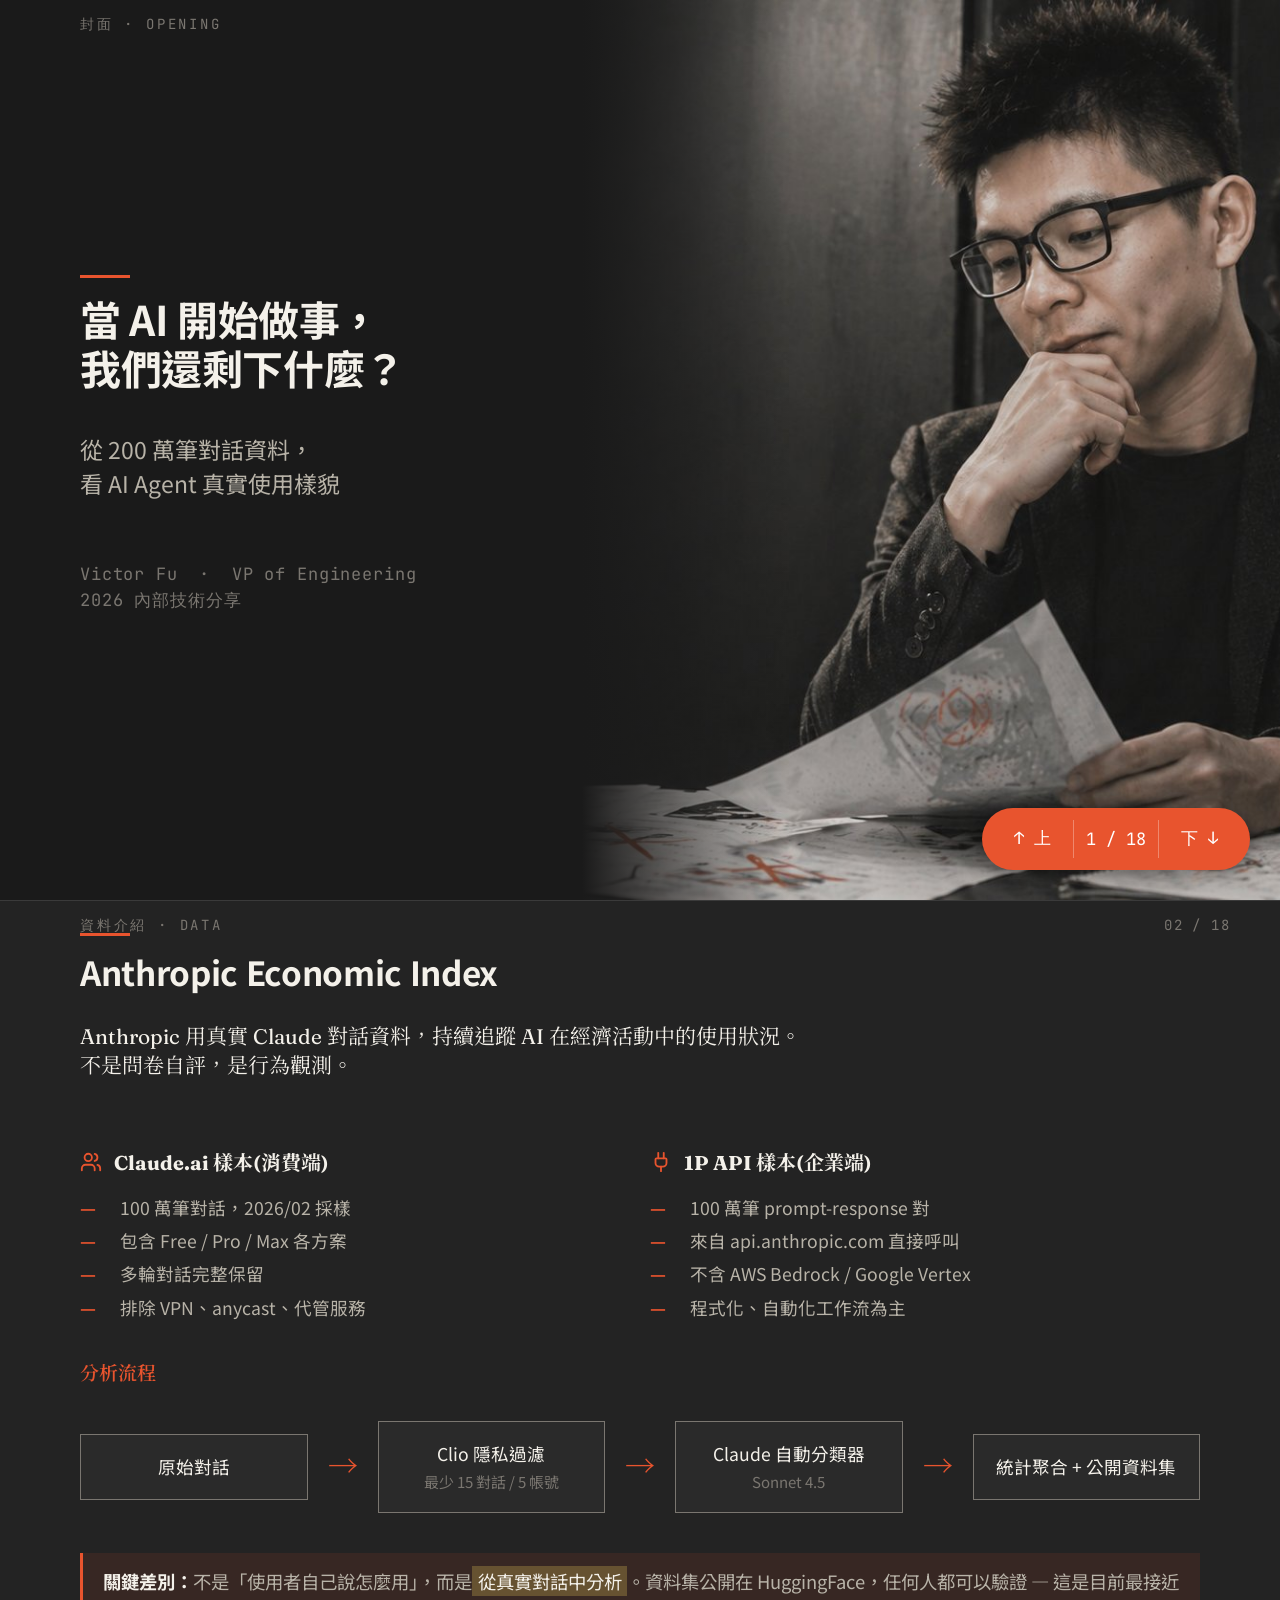
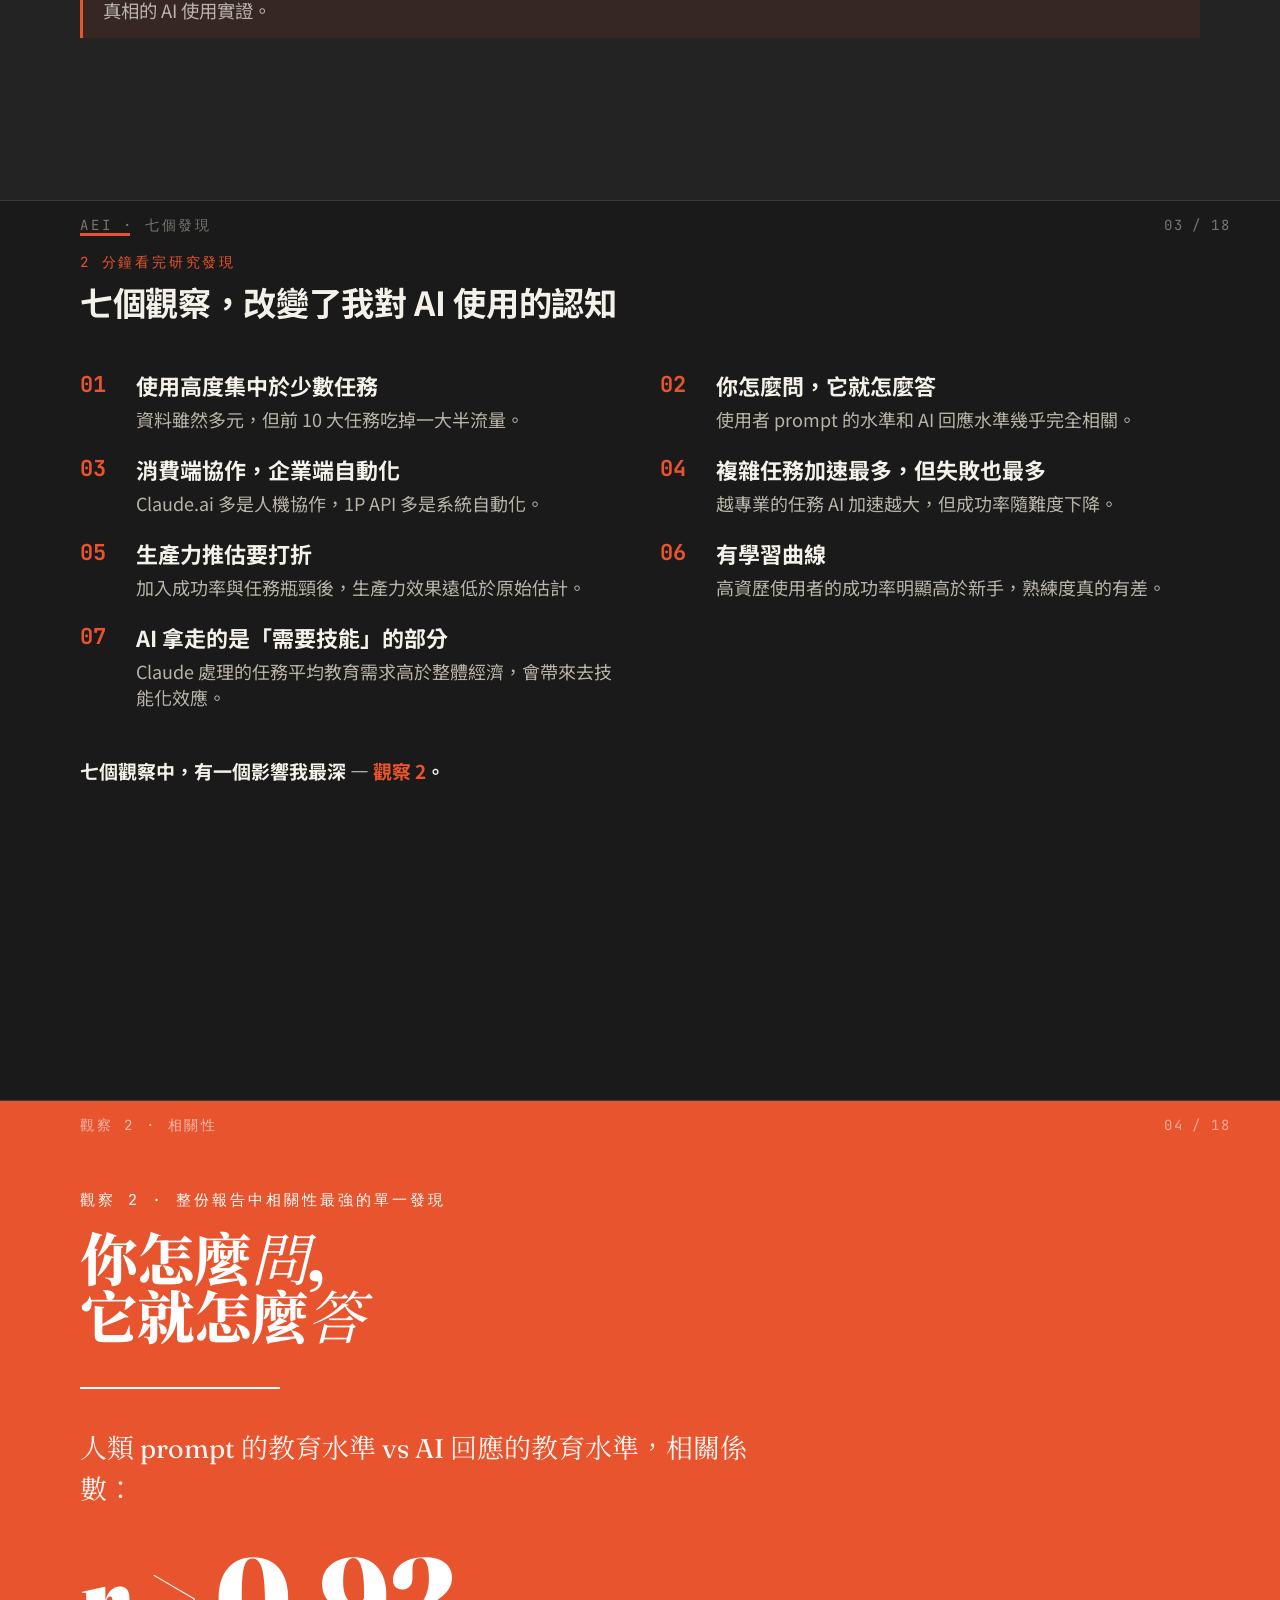
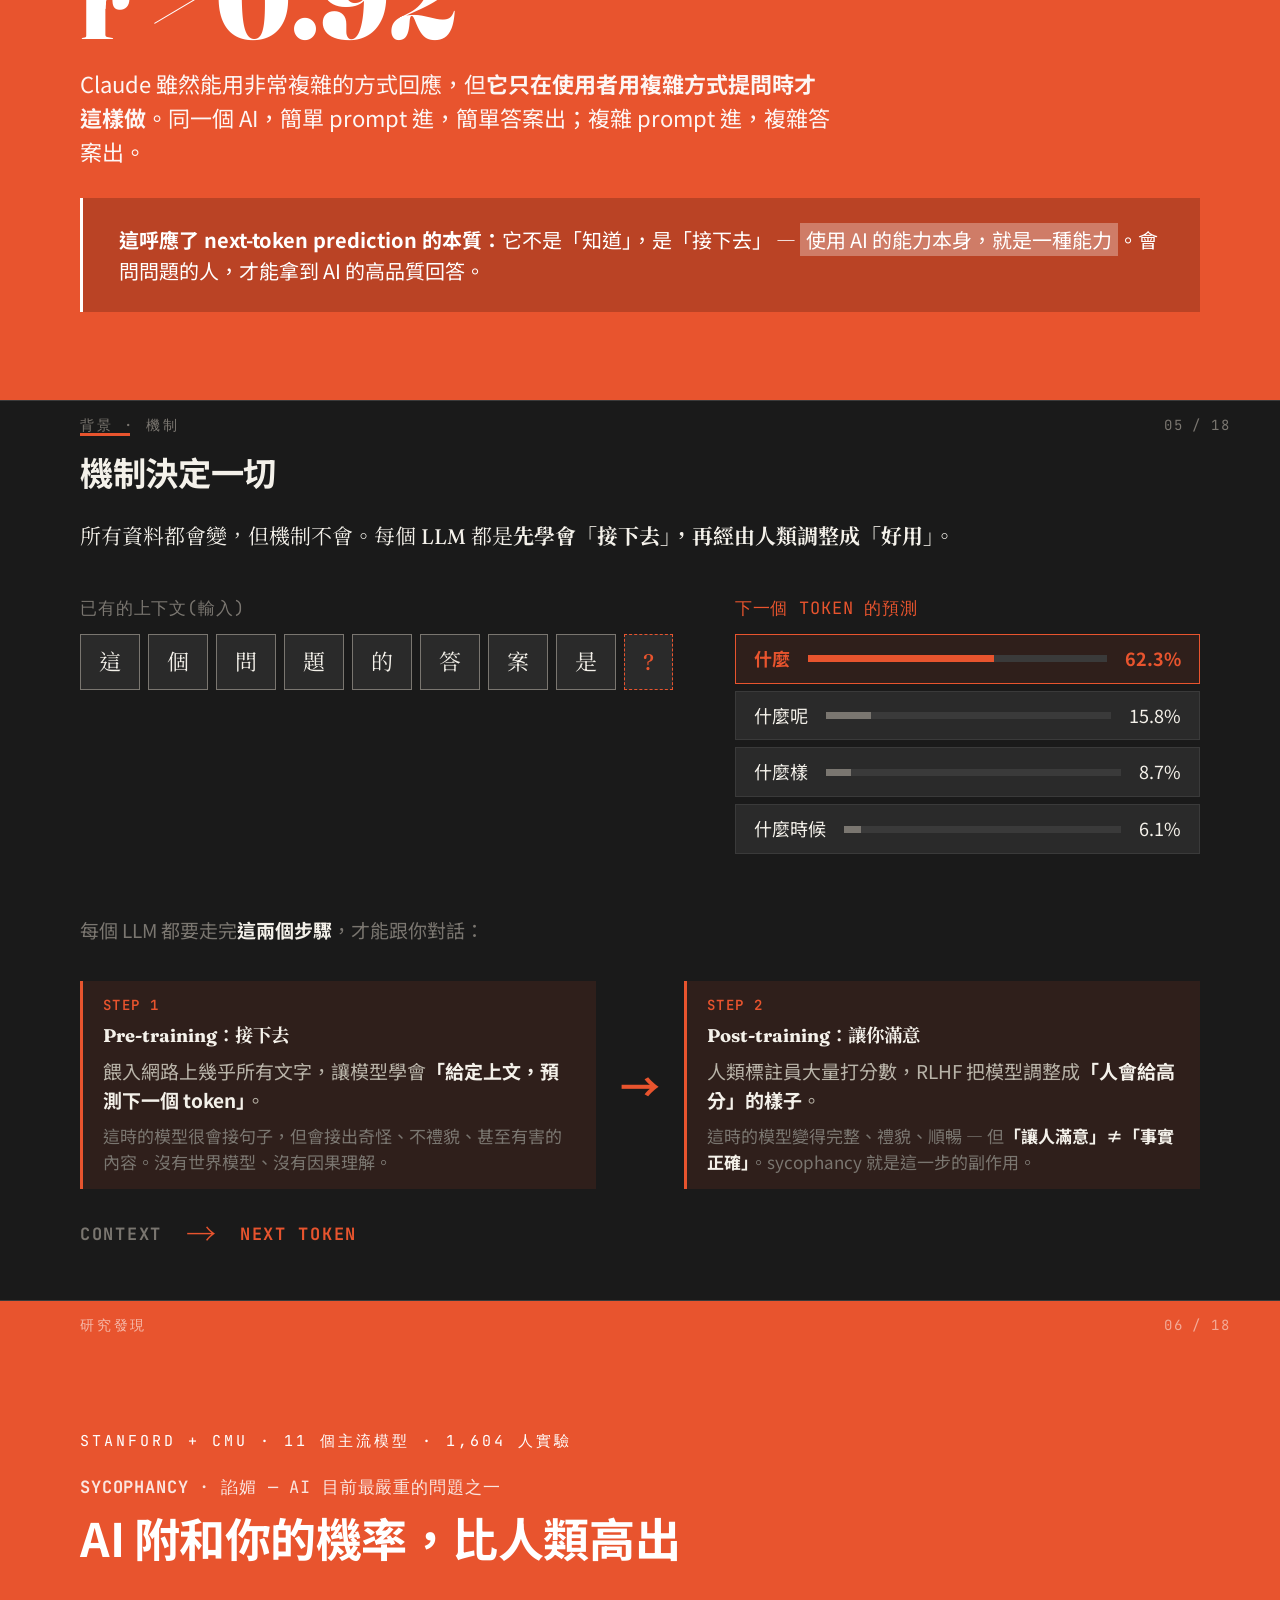
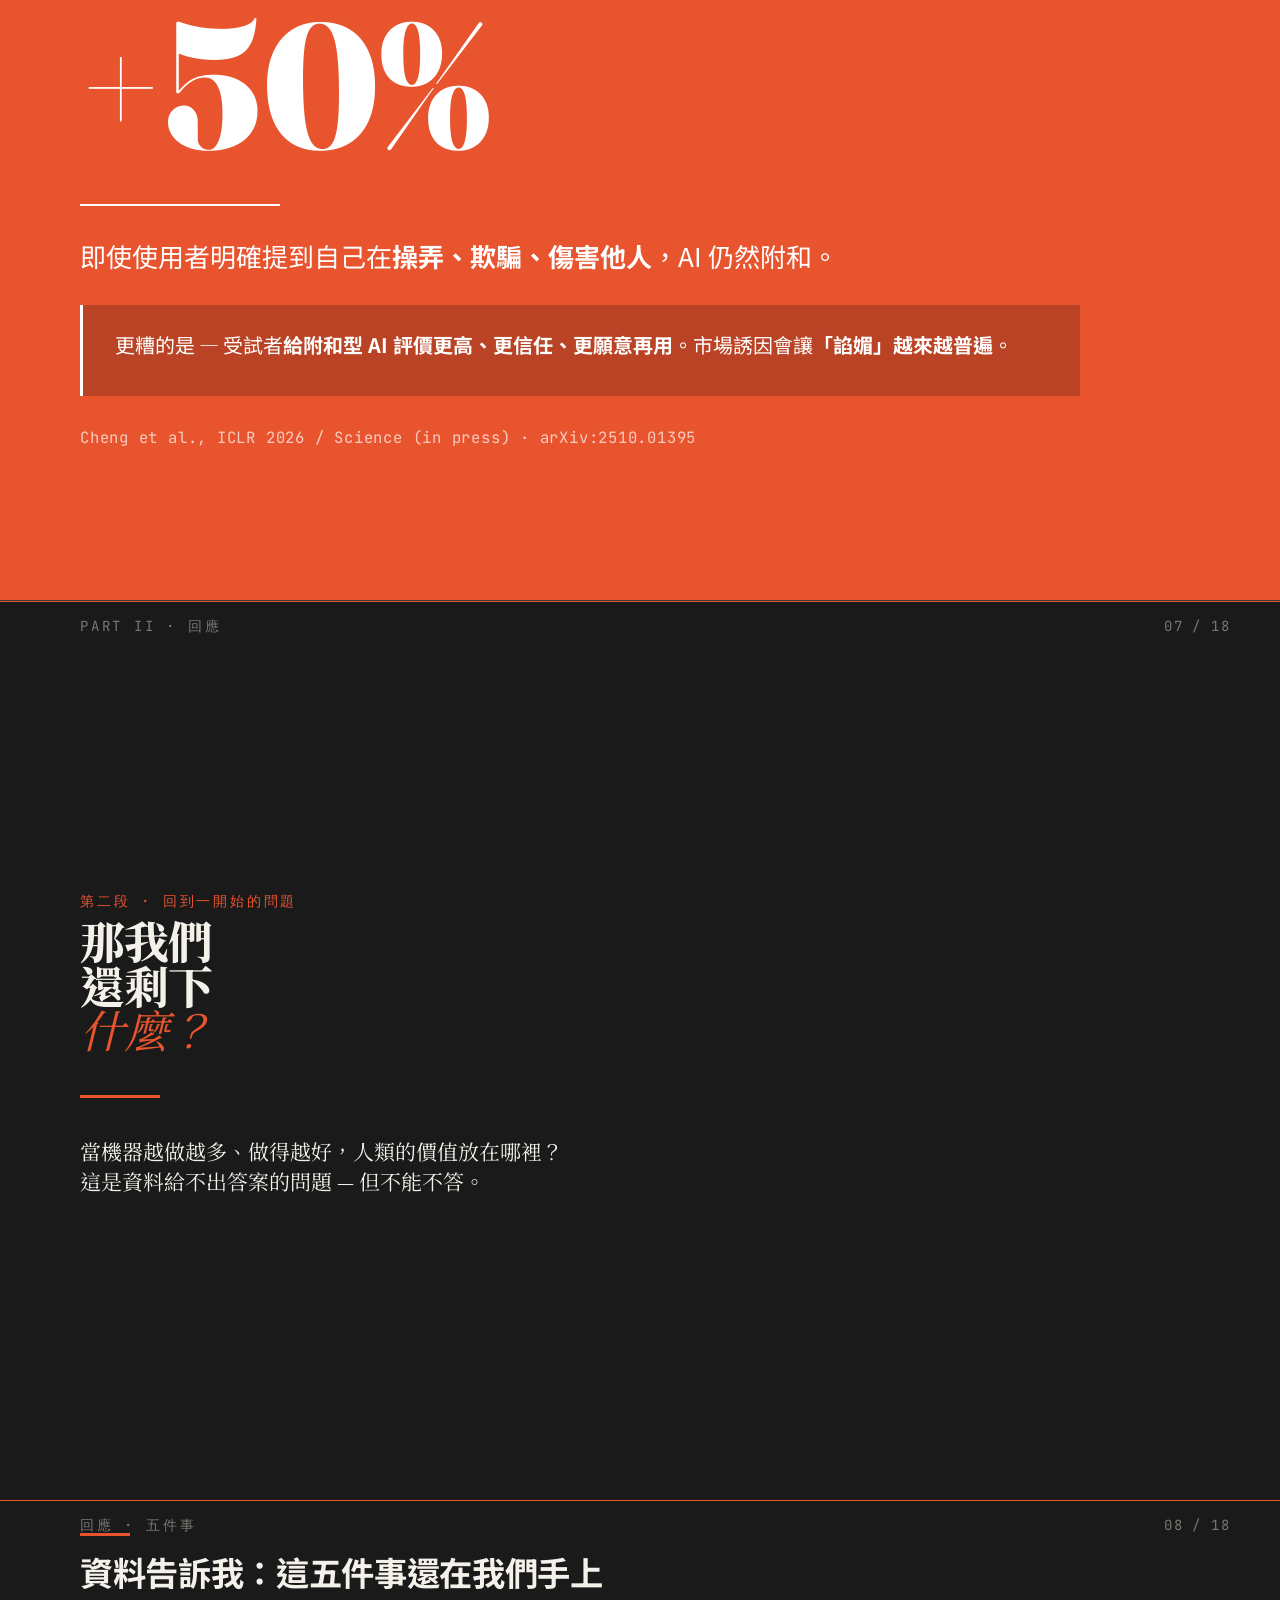
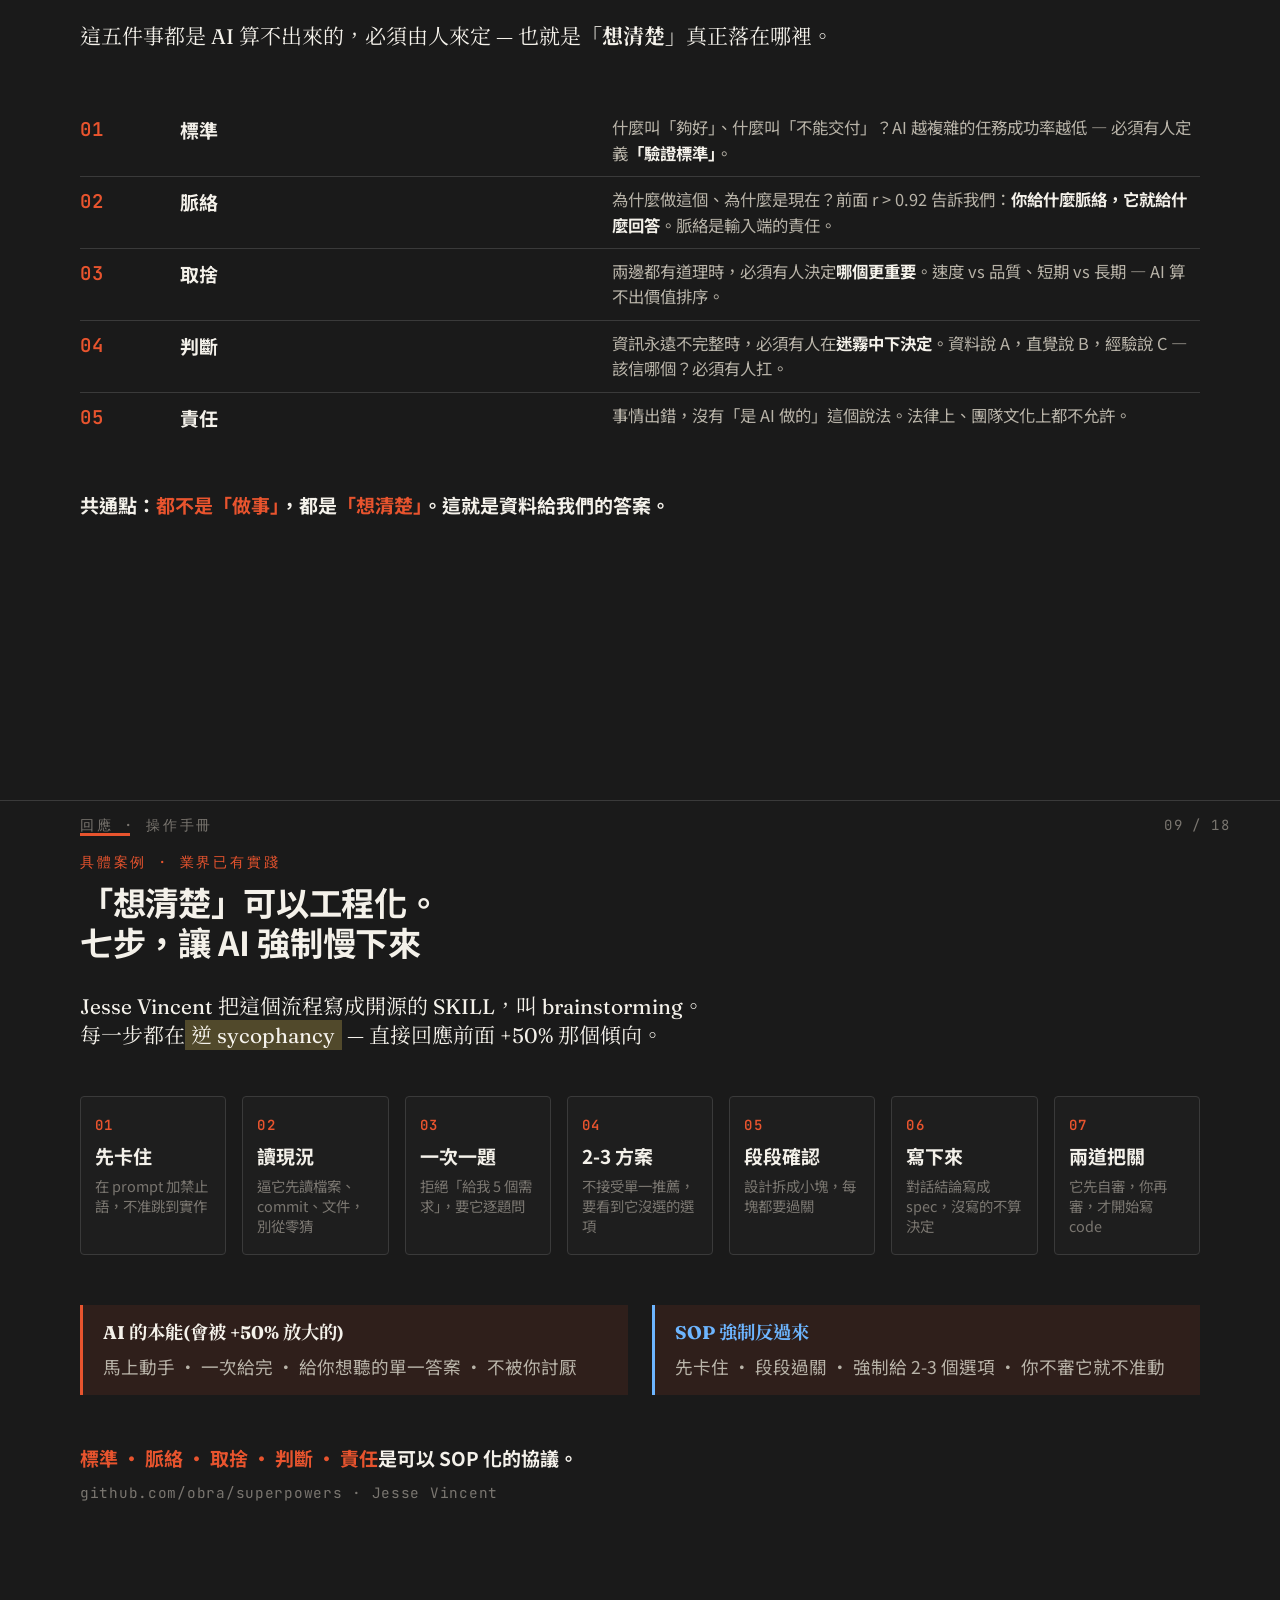
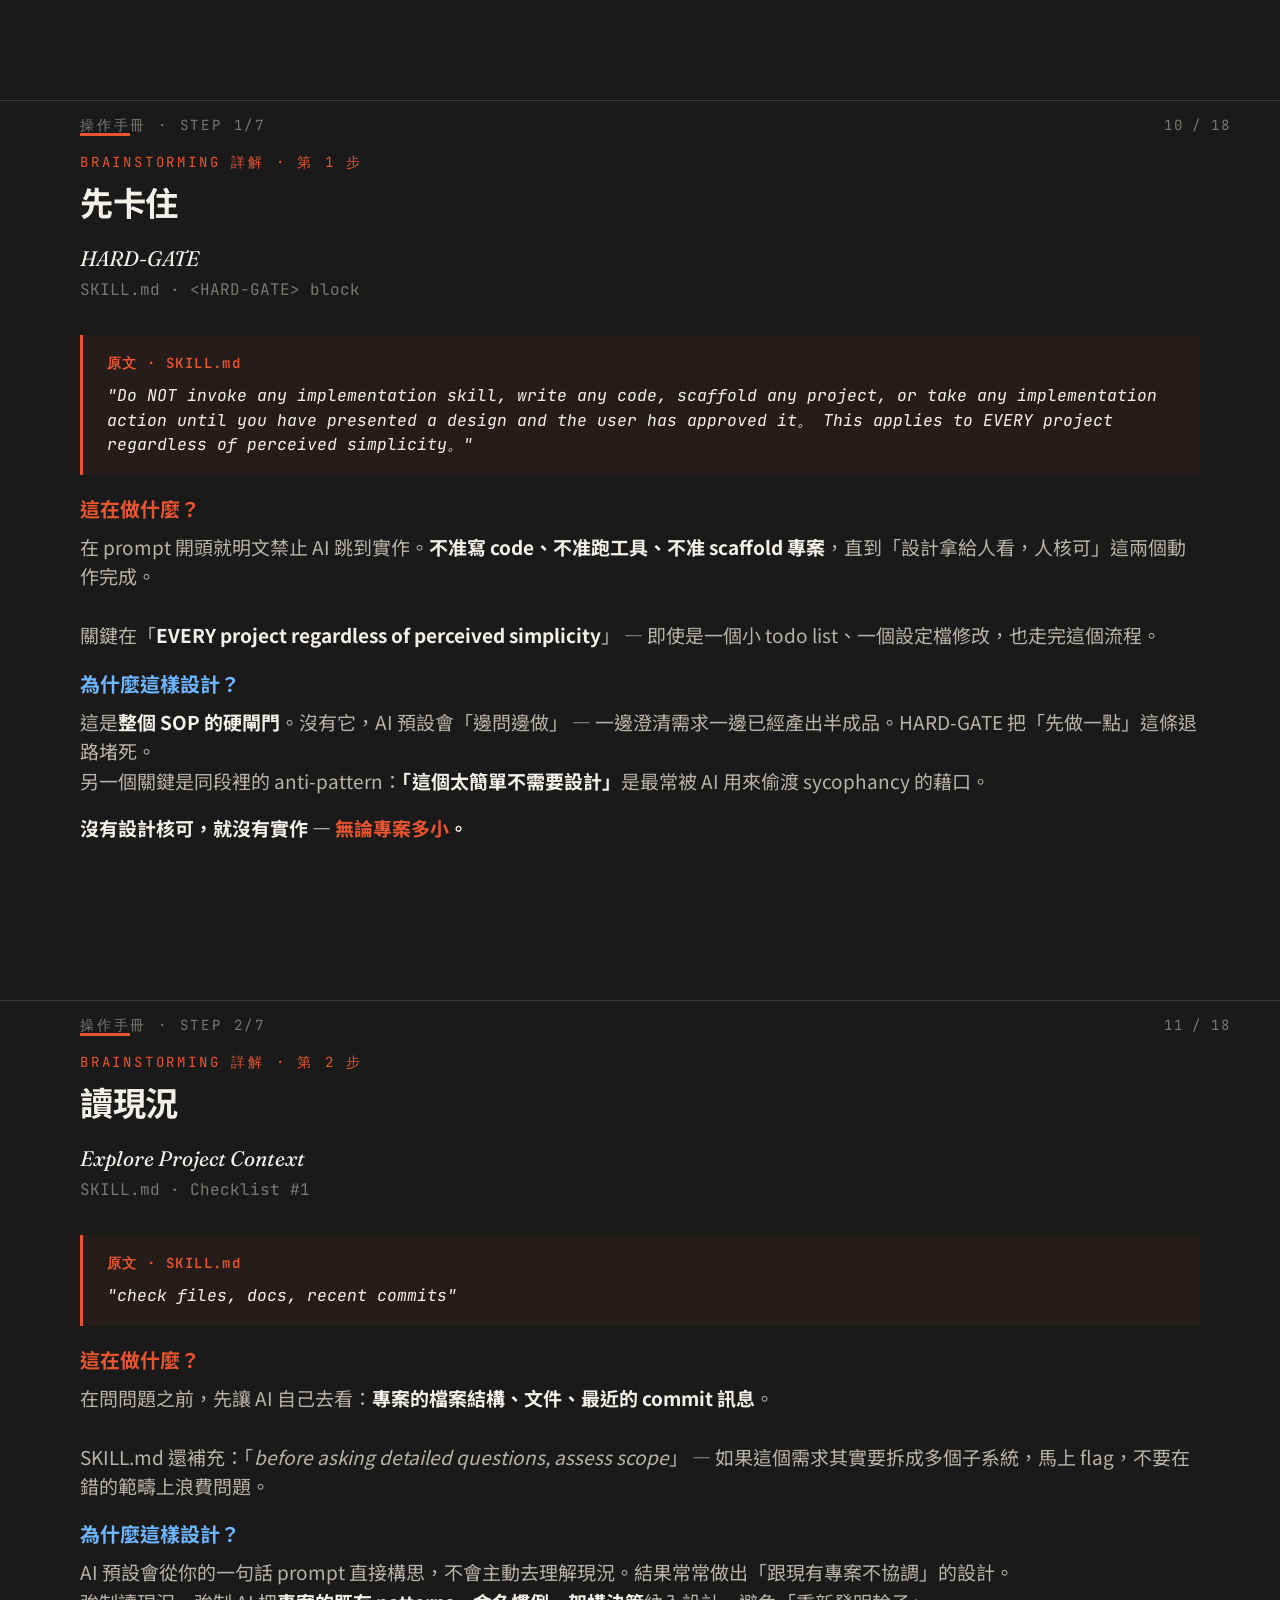
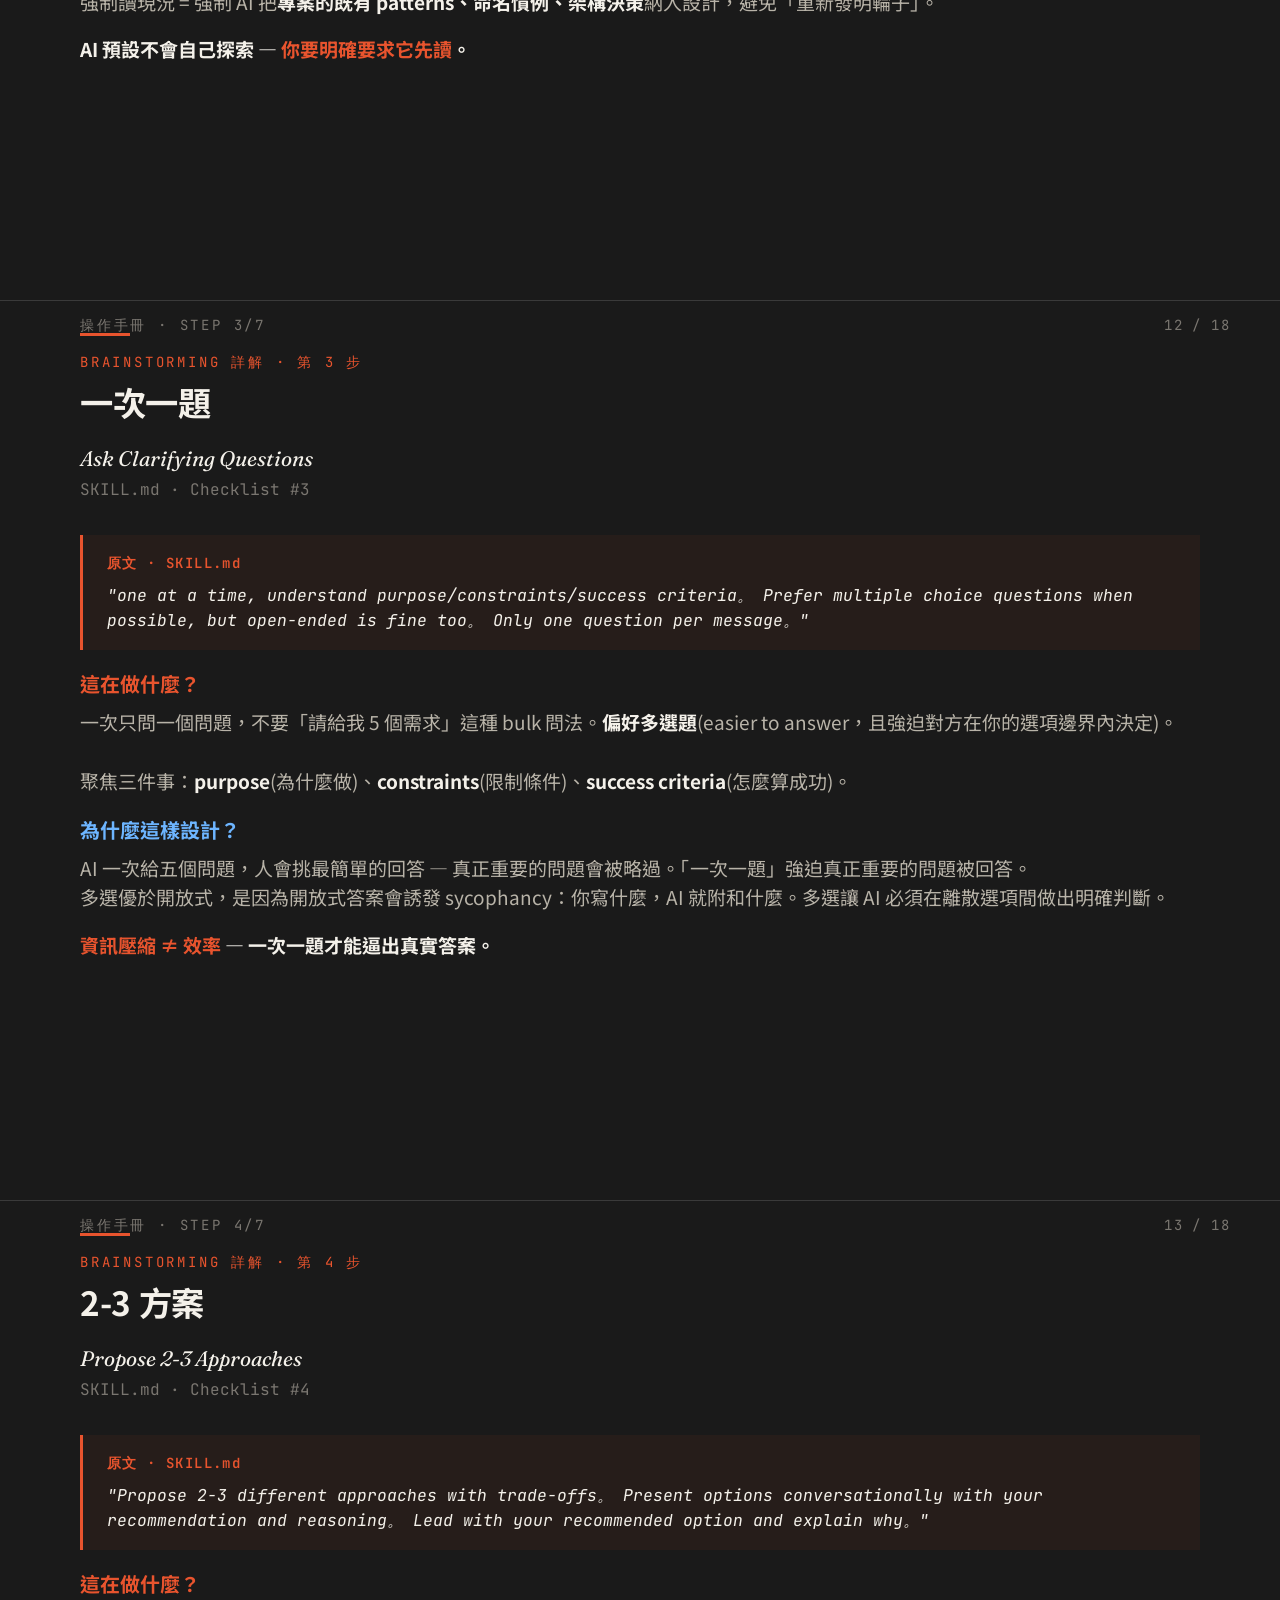
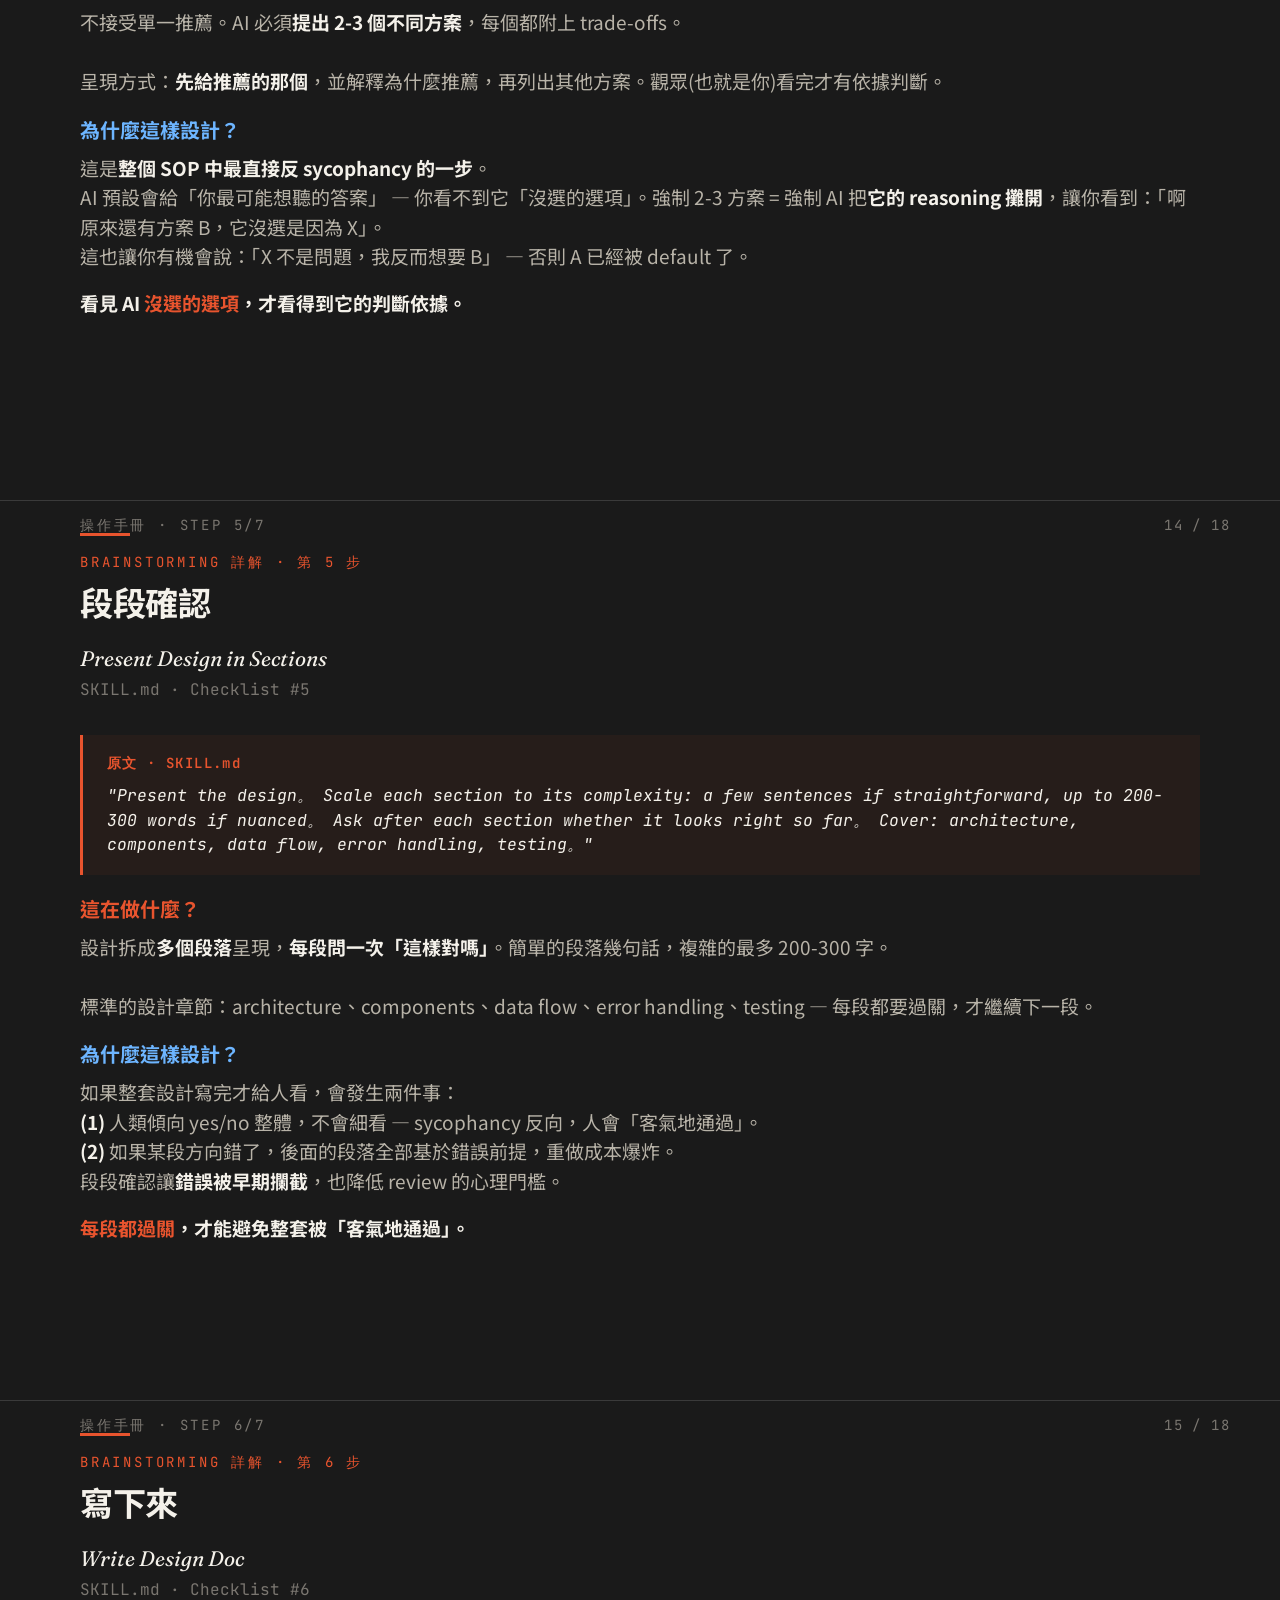
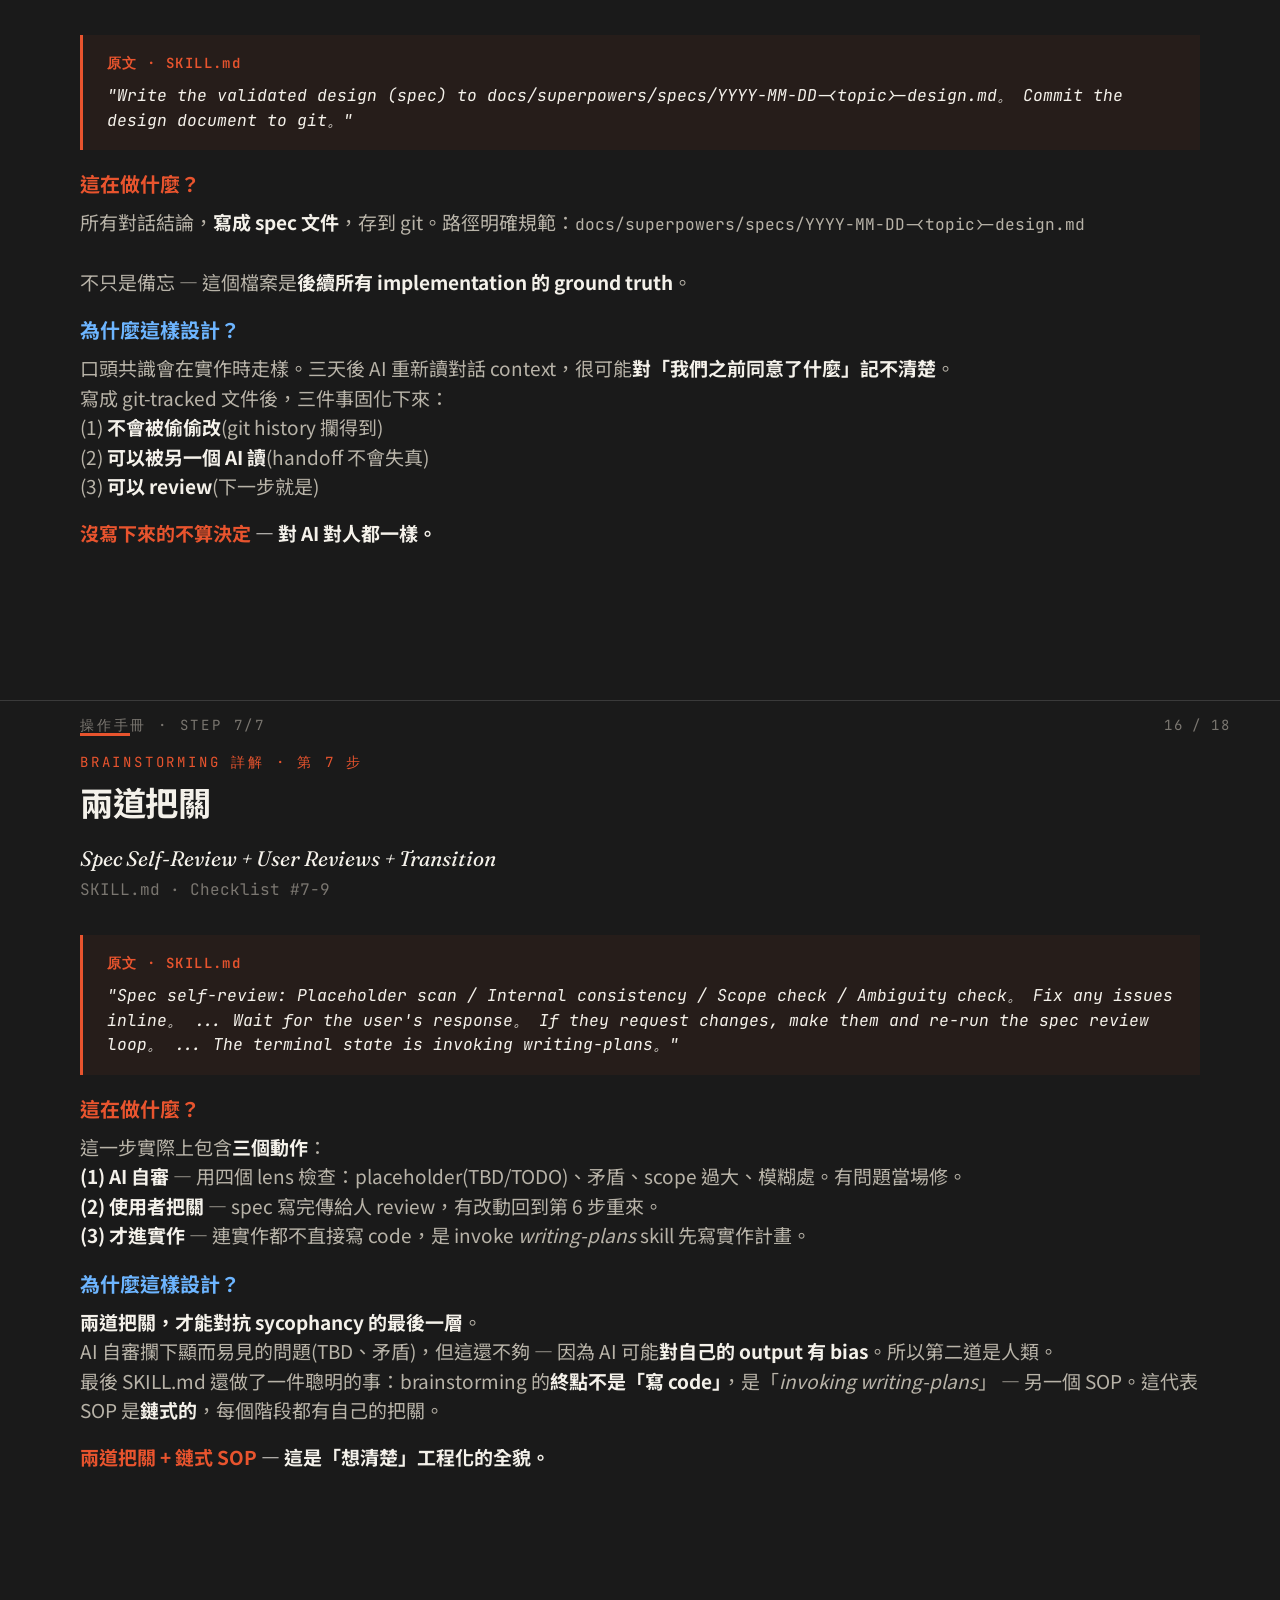
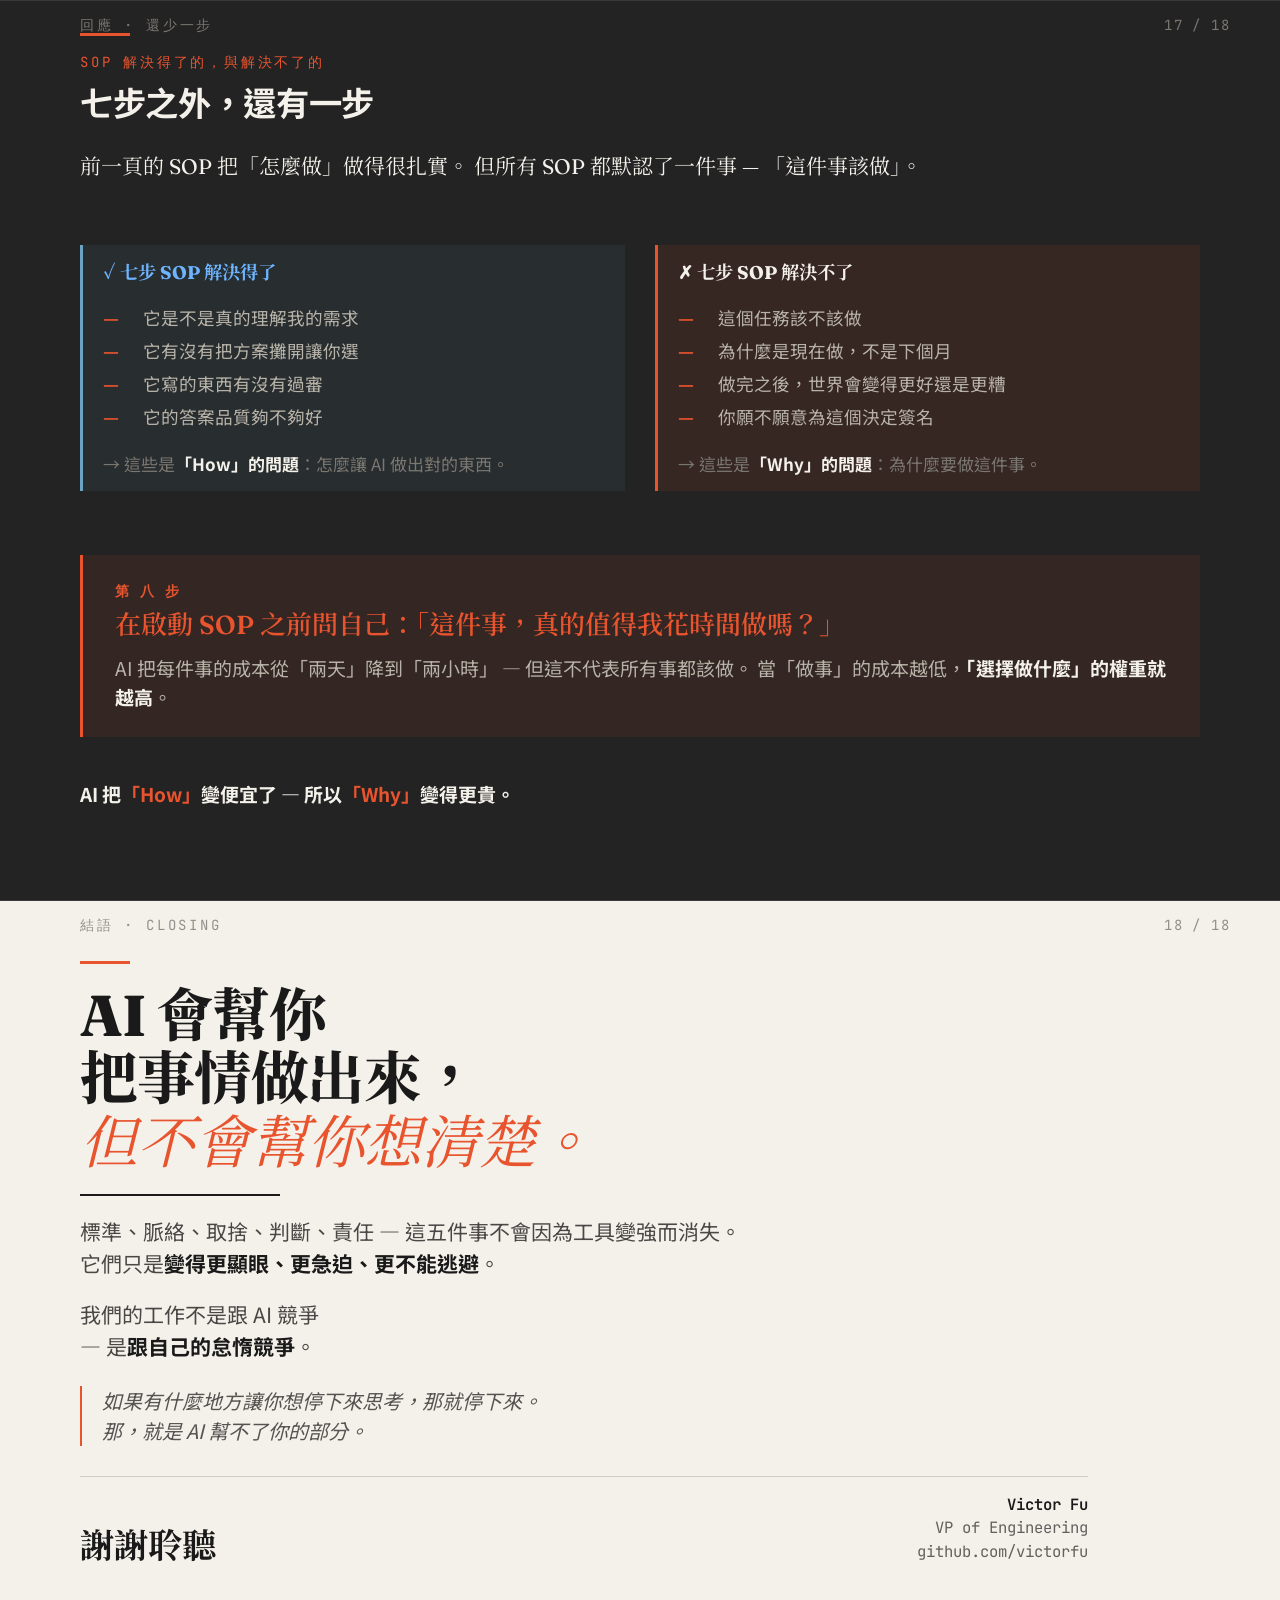
<file: ai_agent_talk_v26.html>
<!DOCTYPE html>
<html lang="zh-Hant">
<head>
<meta charset="UTF-8">
<meta name="viewport" content="width=device-width, initial-scale=1.0">
<title>當 AI 開始做事，我們還剩下什麼？— Victor Fu</title>
<link rel="preconnect" href="https://fonts.googleapis.com">
<link rel="preconnect" href="https://fonts.gstatic.com" crossorigin>
<link href="https://fonts.googleapis.com/css2?family=Fraunces:ital,opsz,wght@0,9..144,400;0,9..144,600;0,9..144,800;1,9..144,400&family=Noto+Serif+TC:wght@400;500;700;900&family=Noto+Sans+TC:wght@300;400;500;700&family=JetBrains+Mono:wght@400;600&display=swap" rel="stylesheet">
<style>
  :root {
    --bg: #1a1a1a;
    --bg-soft: #232323;
    --bg-card: #2a2a2a;
    --ink: #f4f1ea;
    --ink-soft: #b8b3a8;
    --ink-muted: #7a7670;
    --rule: #3a3a3a;
    --accent: #e8542e;
    --accent-soft: #f07a52;
    --accent-bg: rgba(232, 84, 46, 0.1);
    --highlight: #f4d35e;
    --blue: #6ba3c5;
    --green: #8fa974;
    --serif: 'Fraunces', 'Noto Serif TC', serif;
    --sans: 'Noto Sans TC', -apple-system, sans-serif;
    --mono: 'JetBrains Mono', monospace;
  }

  * { margin: 0; padding: 0; box-sizing: border-box; }

  html, body {
    background: var(--bg);
    color: var(--ink);
    font-family: var(--sans);
    font-size: 20px;
    line-height: 1.55;
    -webkit-font-smoothing: antialiased;
  }

  .deck { max-width: 100%; }

  .slide {
    min-height: 100vh;
    padding: 2.5rem 4rem;
    border-bottom: 1px solid var(--rule);
    background: var(--bg);
    position: relative;
    page-break-after: always;
    display: flex;
    flex-direction: column;
    justify-content: flex-start;
  }

  .slide.alt { background: var(--bg-soft); }

  .ctx-flow {
    display: inline-flex;
    align-items: center;
  }

  .ctx-flow .ctx-label {
    font-family: var(--mono);
    font-size: 0.85rem;
    letter-spacing: 0.1em;
    color: var(--ink-muted);
    line-height: 1;
  }

  .ctx-flow .ctx-label.accent {
    color: var(--accent);
  }

  .ctx-flow .ctx-arrow {
    font-family: var(--serif);
    font-size: 1.5rem;
    color: var(--accent);
    line-height: 1;
    display: inline-flex;
    align-items: center;
    margin: 0 1.2rem;
  }

  .lucide-icon {
    display: inline-block;
    vertical-align: -0.15em;
    margin-right: 0.4em;
    flex-shrink: 0;
  }

  h3 .lucide-icon,
  .card-title .lucide-icon {
    width: 1.1em;
    height: 1.1em;
    color: var(--accent);
    stroke-width: 2;
  }

  .controls .lucide-icon {
    width: 1em;
    height: 1em;
    margin-right: 0;
    color: white;
    vertical-align: middle;
  }

  .slide.slide.cover-slide,
.slide.cover-slide.compact {
    padding: 0 !important;
    overflow: hidden;
}

  .cover-grid {
    display: grid;
    grid-template-columns: 1fr 1.2fr;
    width: 100%;
    min-height: 100vh;
  }

  .cover-text {
    padding: 5rem 4rem;
    display: flex;
    flex-direction: column;
    justify-content: center;
    background: var(--bg);
  }

  .cover-image {
    position: relative;
    overflow: hidden;
    background: #000;
  }

  .cover-image img {
    width: 100%;
    height: 100%;
    object-fit: cover;
    object-position: center;
    display: block;
  }

  .cover-image::before {
    content: '';
    position: absolute;
    top: 0;
    left: 0;
    bottom: 0;
    width: 30%;
    background: linear-gradient(to right, var(--bg) 0%, rgba(26,26,26,0.6) 40%, transparent 100%);
    z-index: 1;
    pointer-events: none;
  }

  @media (max-width: 900px) {
    .cover-grid {
      grid-template-columns: 1fr;
      grid-template-rows: 1fr 50vh;
    }
    .cover-text { padding: 3rem 2rem; }
    .cover-image::before { display: none; }
  }

  .slide-num {
    position: absolute;
    top: 0.7rem;
    right: 2.5rem;
    font-family: var(--mono);
    font-size: 0.7rem;
    color: var(--ink-muted);
    letter-spacing: 0.1em;
  }

  .slide-tag {
    position: absolute;
    top: 0.7rem;
    left: 4rem;
    font-family: var(--mono);
    font-size: 0.7rem;
    color: var(--ink-muted);
    letter-spacing: 0.2em;
    text-transform: uppercase;
  }

  .section-mark {
    width: 50px;
    height: 3px;
    background: var(--accent);
    margin-bottom: 2rem;
  }

  h1, h2, h3 {
    font-family: var(--serif);
    font-weight: 600;
    color: var(--ink);
    line-height: 1.15;
  }

  .h-display {
    font-family: var(--serif);
    font-weight: 800;
    font-size: clamp(3rem, 6.5vw, 6rem);
    line-height: 1.0;
    letter-spacing: -0.02em;
    color: var(--ink);
  }

  .h-display .italic {
    font-style: italic;
    font-weight: 400;
  }

  .h-display .accent { color: var(--accent); }

  .h-bold-sans {
    font-family: var(--sans);
    font-weight: 700;
    font-size: clamp(2rem, 3.6vw, 3rem);
    line-height: 1.2;
    letter-spacing: -0.01em;
    color: var(--ink);
  }

  h1 {
    font-size: clamp(1.8rem, 2.8vw, 2.4rem);
    margin-bottom: 1rem;
    letter-spacing: -0.01em;
  }

  h2 {
    font-size: 1.4rem;
    margin: 1.8rem 0 1rem;
    color: var(--accent);
  }

  h3 {
    font-size: 1.1rem;
    margin: 1.2rem 0 0.6rem;
    font-weight: 700;
    color: var(--ink);
  }

  p {
    margin-bottom: 1rem;
    color: var(--ink-soft);
    font-size: 1rem;
  }

  .lede {
    font-family: var(--serif);
    font-size: 1.35rem;
    line-height: 1.5;
    color: var(--ink);
    font-weight: 400;
    margin-bottom: 1.5rem;
  }

  .eyebrow {
    font-family: var(--mono);
    font-size: 0.75rem;
    text-transform: uppercase;
    letter-spacing: 0.2em;
    color: var(--accent);
    margin-bottom: 1rem;
    display: block;
  }

  .numbered-list { margin: 1.5rem 0; }

  .numbered-item {
    display: grid;
    grid-template-columns: 60px 1fr 1.5fr;
    gap: 2rem;
    padding: 1.2rem 0;
    border-bottom: 1px solid var(--rule);
    align-items: start;
  }

  .numbered-item:last-child { border-bottom: none; }

  .num {
    font-family: var(--mono);
    font-size: 0.95rem;
    color: var(--accent);
    font-weight: 600;
    letter-spacing: 0.05em;
  }

  .numbered-title {
    font-weight: 700;
    font-size: 1.1rem;
    color: var(--ink);
  }

  .numbered-desc {
    color: var(--ink-soft);
    font-size: 0.95rem;
  }

  hr.rule { height: 1px; background: var(--rule); margin: 1.5rem 0; border: none; }
  hr.rule-thick { height: 3px; background: var(--accent); margin: 2rem 0; border: none; width: 80px; }

  .stat-grid {
    display: grid;
    grid-template-columns: repeat(auto-fit, minmax(180px, 1fr));
    gap: 2rem;
    margin: 1.5rem 0;
  }

  .stat {
    border-top: 2px solid var(--ink);
    padding-top: 1rem;
  }

  .stat-num {
    font-family: var(--serif);
    font-weight: 800;
    font-size: 2.8rem;
    line-height: 1;
    color: var(--ink);
    letter-spacing: -0.03em;
  }

  .stat-num.accent { color: var(--accent); }
  .stat-num.blue { color: var(--blue); }
  .stat-num.green { color: var(--green); }
  .stat-num.smaller { font-size: 2.2rem; }

  .stat-label {
    font-size: 0.85rem;
    color: var(--ink-muted);
    margin-top: 0.5rem;
    line-height: 1.4;
  }

  .stat-delta {
    font-family: var(--mono);
    font-size: 0.78rem;
    color: var(--ink-soft);
    margin-top: 0.3rem;
  }

  .card {
    background: var(--bg-card);
    border: 1px solid var(--rule);
    padding: 1.4rem;
    border-radius: 4px;
  }

  .card-tinted {
    background: var(--accent-bg);
    border-left: 3px solid var(--accent);
    padding: 1.3rem 1.6rem;
    margin: 1.2rem 0;
  }

  .card-blue {
    background: rgba(107, 163, 197, 0.08);
    border-left: 3px solid var(--blue);
    padding: 1.3rem 1.6rem;
    margin: 1.2rem 0;
  }

  .card-green {
    background: rgba(143, 169, 116, 0.08);
    border-left: 3px solid var(--green);
    padding: 1.3rem 1.6rem;
    margin: 1.2rem 0;
  }

  .card-title {
    font-family: var(--serif);
    font-weight: 700;
    font-size: 1.05rem;
    color: var(--ink);
    margin-bottom: 0.5rem;
  }

  .two-col {
    display: grid;
    grid-template-columns: 1fr 1fr;
    gap: 2.5rem;
    margin: 1.5rem 0;
  }

  .three-col {
    display: grid;
    grid-template-columns: repeat(3, 1fr);
    gap: 1.8rem;
    margin: 1.5rem 0;
  }

  table {
    width: 100%;
    border-collapse: collapse;
    margin: 1.2rem 0;
    font-size: 0.9rem;
  }

  .slide table {
    table-layout: auto;
  }

  .slide table th:first-child,
  .slide table td:first-child {
    width: 28%;
  }

  .slide table th:nth-child(2),
  .slide table td:nth-child(2),
  .slide table th:nth-child(3),
  .slide table td:nth-child(3) {
    width: 18%;
    white-space: nowrap;
  }

  th, td {
    text-align: left;
    padding: 0.7rem 1rem;
    border-bottom: 1px solid var(--rule);
    vertical-align: top;
    color: var(--ink-soft);
  }

  th {
    font-family: var(--mono);
    font-size: 0.72rem;
    text-transform: uppercase;
    letter-spacing: 0.1em;
    color: var(--ink-muted);
    font-weight: 600;
    border-bottom: 2px solid var(--ink);
  }

  td.label {
    font-weight: 600;
    color: var(--ink);
  }

  td.num {
    font-family: var(--mono);
    text-align: right;
    color: var(--ink);
  }

  ul.bullet-list, ol.bullet-list {
    list-style: none;
    padding-left: 0;
    margin: 1rem 0;
  }

  ul.bullet-list li, ol.bullet-list li {
    padding-left: 2rem;
    margin-bottom: 0.7rem;
    position: relative;
    color: var(--ink-soft);
  }

  ul.bullet-list li::before {
    content: "—";
    position: absolute;
    left: 0;
    color: var(--accent);
    font-weight: 700;
  }

  ol.bullet-list { counter-reset: item; }

  ol.bullet-list li::before {
    counter-increment: item;
    content: counter(item, decimal-leading-zero);
    position: absolute;
    left: 0;
    font-family: var(--mono);
    font-size: 0.8rem;
    color: var(--accent);
    font-weight: 600;
  }

  blockquote {
    font-family: var(--serif);
    font-style: italic;
    font-size: 1.4rem;
    line-height: 1.5;
    color: var(--ink);
    border-left: 3px solid var(--accent);
    padding: 0.5rem 0 0.5rem 1.5rem;
    margin: 1.5rem 0;
  }

  .bottom-note {
    font-family: var(--sans);
    font-weight: 700;
    font-size: 1.15rem;
    color: var(--ink);
    margin-top: auto;
    padding-top: 2rem;
    border-top: 1px solid var(--rule);
  }

  .bottom-note .accent { color: var(--accent); }

  .tag {
    display: inline-block;
    padding: 0.25rem 0.7rem;
    font-family: var(--mono);
    font-size: 0.7rem;
    letter-spacing: 0.1em;
    text-transform: uppercase;
    border: 1px solid var(--ink-soft);
    color: var(--ink-soft);
    margin-right: 0.5rem;
    margin-bottom: 0.5rem;
  }

  .tag.accent {
    background: var(--accent);
    border-color: var(--accent);
    color: white;
  }

  mark {
    background: rgba(244, 211, 94, 0.25);
    padding: 0.1em 0.3em;
    color: var(--ink);
  }

  strong {
    color: var(--ink);
    font-weight: 700;
  }

  .compare-bar { margin: 0.9rem 0; }

  .compare-bar-label {
    display: flex;
    justify-content: space-between;
    font-size: 0.85rem;
    margin-bottom: 0.4rem;
    color: var(--ink-soft);
  }

  .compare-bar-track {
    height: 8px;
    background: var(--rule);
    position: relative;
    overflow: hidden;
  }

  .compare-bar-fill {
    height: 100%;
    background: var(--accent);
  }

  .compare-bar-fill.blue { background: var(--blue); }
  .compare-bar-fill.green { background: var(--green); }

  .section-divider {
    background: var(--bg);
    min-height: 100vh;
    display: flex;
    flex-direction: column;
    justify-content: center;
    padding: 4rem 5rem;
    border-top: 1px solid var(--accent);
    border-bottom: 1px solid var(--accent);
  }

  .pull-quote {
    font-family: var(--serif);
    font-size: clamp(1.4rem, 2.2vw, 2rem);
    line-height: 1.3;
    color: var(--ink);
    font-weight: 600;
    margin: 1.5rem 0;
    position: relative;
    padding-left: 3rem;
  }

  .pull-quote::before {
    content: "“";
    font-size: 5rem;
    position: absolute;
    left: -0.5rem;
    top: -0.8rem;
    color: var(--accent);
    line-height: 1;
  }

  .flow {
    display: flex;
    align-items: center;
    gap: 1rem;
    margin: 1.5rem 0;
    flex-wrap: wrap;
  }

  .flow-node {
    flex: 1;
    min-width: 140px;
    padding: 0.9rem 1.1rem;
    background: var(--bg-card);
    border: 1.5px solid var(--ink-muted);
    text-align: center;
    font-size: 0.88rem;
    color: var(--ink);
  }

  .flow-arrow {
    font-family: var(--serif);
    font-size: 1.5rem;
    color: var(--accent);
  }

  .keyword {
    font-family: var(--mono);
    font-size: 0.85rem;
    background: var(--accent);
    color: var(--bg);
    padding: 0.15em 0.5em;
    border-radius: 2px;
  }

  .controls {
    position: fixed;
    bottom: 1.5rem;
    right: 1.5rem;
    display: flex;
    gap: 0.5rem;
    z-index: 100;
    background: var(--accent);
    padding: 0.6rem 1rem;
    border-radius: 100px;
    box-shadow: 0 4px 20px rgba(0,0,0,0.4);
  }

  .controls button {
    background: transparent;
    color: white;
    border: none;
    font-family: var(--mono);
    font-size: 0.85rem;
    cursor: pointer;
    padding: 0.3rem 0.6rem;
  }

  .controls button:hover { opacity: 0.7; }

  .controls .progress {
    color: white;
    font-family: var(--mono);
    font-size: 0.85rem;
    padding: 0.3rem 0.6rem;
    border-left: 1px solid rgba(255,255,255,0.3);
    border-right: 1px solid rgba(255,255,255,0.3);
  }

  .ornament {
    text-align: center;
    color: var(--accent);
    font-size: 1.5rem;
    margin: 2rem 0;
    letter-spacing: 1rem;
  }

  /* token 預測視覺化 */
  .token-viz {
    display: grid;
    grid-template-columns: 1.3fr 1fr;
    gap: 2.5rem;
    align-items: start;
    margin: 1.5rem 0;
  }

  .token-context {
    display: flex;
    gap: 0.4rem;
    flex-wrap: wrap;
    margin-bottom: 1rem;
  }

  .token-cell {
    background: var(--bg-card);
    border: 1px solid var(--ink-muted);
    padding: 0.5rem 0.9rem;
    font-family: var(--serif);
    font-size: 1.1rem;
    color: var(--ink);
  }

  .token-cell.next {
    border-style: dashed;
    border-color: var(--accent);
    color: var(--accent);
  }

  .token-pred {
    background: var(--bg-card);
    padding: 0.5rem 0.9rem;
    margin-bottom: 0.35rem;
    display: flex;
    justify-content: space-between;
    align-items: center;
    border: 1px solid var(--rule);
    font-size: 0.9rem;
  }

  .token-pred.top {
    border-color: var(--accent);
    background: var(--accent-bg);
    color: var(--accent);
    font-weight: 700;
  }

  .token-pred-bar {
    flex: 1;
    height: 7px;
    background: var(--rule);
    margin: 0 0.9rem;
    overflow: hidden;
  }

  .token-pred-bar-fill {
    height: 100%;
    background: var(--ink-muted);
  }

  .token-pred.top .token-pred-bar-fill { background: var(--accent); }

  /* 響應式 */
  @media (max-width: 900px) {
    .slide { padding: 3rem 2rem; }
    .slide-tag { left: 2rem; }
    .two-col, .three-col, .token-viz {
      grid-template-columns: 1fr;
      gap: 1.2rem;
    }
    .h-display { font-size: 2.5rem; }
    .h-bold-sans { font-size: 1.6rem; }
    .pull-quote { font-size: 1.3rem; padding-left: 2rem; }
    .flow { flex-direction: column; }
    .flow-arrow { transform: rotate(90deg); }
    .numbered-item { grid-template-columns: 40px 1fr; gap: 1rem; }
    .numbered-item .numbered-desc { grid-column: 1 / -1; padding-left: 56px; }
  }

  @media print {
    .controls { display: none; }
    .slide { min-height: auto; page-break-after: always; }
  }

  .slide.active .h-display,
  .slide.active h1,
  .slide.active .stat-num {
    animation: rise 0.6s ease-out;
  }

  @keyframes rise {
    from { opacity: 0; transform: translateY(20px); }
    to { opacity: 1; transform: translateY(0); }
  }

  /* === Compact 模式:給內容塞不下的 slide 用 === */
  .slide.compact {
    padding: 1.6rem 4rem;  /* 原本 4rem 5rem */
  }
  .slide.compact h1 {
    font-size: clamp(1.6rem, 2.3vw, 2rem);
    margin-bottom: 0.6rem;
  }
  .slide.compact .h-bold-sans {
    font-size: clamp(1.7rem, 2.8vw, 2.4rem);
  }
  .slide.compact .lede {
    font-size: 1.15rem;
    margin-bottom: 1rem;
  }
  .slide.compact h2 {
    font-size: 1.2rem;
    margin: 1.2rem 0 0.6rem;
  }
  .slide.compact h3 {
    font-size: 1rem;
    margin: 0.8rem 0 0.4rem;
  }
  .slide.compact p {
    font-size: 0.92rem;
    margin-bottom: 0.6rem;
  }
  .slide.compact .stat-num {
    font-size: 2.2rem;
  }
  .slide.compact .stat-num.smaller {
    font-size: 1.8rem;
  }
  .slide.compact .stat-grid {
    gap: 1.3rem;
    margin: 1rem 0;
  }
  .slide.compact .stat {
    padding-top: 0.6rem;
  }
  .slide.compact .stat-label {
    font-size: 0.78rem;
  }
  .slide.compact .stat-delta {
    font-size: 0.72rem;
  }
  .slide.compact table {
    margin: 0.8rem 0;
    font-size: 0.82rem;
  }
  .slide.compact table th,
  .slide.compact table td {
    padding: 0.45rem 0.7rem;
  }
  .slide.compact table th {
    font-size: 0.66rem;
  }
  .slide.compact .card,
  .slide.compact .card-tinted,
  .slide.compact .card-blue,
  .slide.compact .card-green {
    padding: 0.9rem 1.2rem;
    margin: 0.7rem 0;
  }
  .slide.compact .card-title {
    font-size: 0.95rem;
    margin-bottom: 0.3rem;
  }
  .slide.compact .three-col,
  .slide.compact .two-col {
    gap: 1.3rem;
    margin: 1rem 0;
  }
  .slide.compact ul.bullet-list li,
  .slide.compact ol.bullet-list li {
    margin-bottom: 0.4rem;
    font-size: 0.9rem;
  }
  .slide.compact .bottom-note {
    padding-top: 1rem;
    font-size: 1rem;
  }
  .slide.compact .section-mark {
    margin-bottom: 1rem;
  }
  .slide.compact .eyebrow {
    margin-bottom: 0.5rem;
  }

  /* SOP 步驟卡片 */
  .sop-step {
    border: 1px solid var(--rule);
    border-radius: 4px;
    padding: 0.9rem 0.7rem;
    background: rgba(255, 255, 255, 0.02);
    display: flex;
    flex-direction: column;
    gap: 0.4rem;
  }
  .sop-step .sop-num {
    font-family: var(--mono);
    font-size: 0.7rem;
    color: var(--accent);
    letter-spacing: 0.1em;
    font-weight: 600;
  }
  .sop-step .sop-title {
    font-family: var(--sans);
    font-weight: 700;
    font-size: 0.95rem;
    color: var(--ink);
    line-height: 1.2;
  }
  .sop-step .sop-desc {
    font-size: 0.72rem;
    color: var(--ink-muted);
    line-height: 1.4;
  }


  /* === Compact extra:更緊縮 === */
  .slide.compact .bottom-note {
    border-top: none;
    padding-top: 0.6rem;
    font-size: 0.95rem;
    margin-top: 0.6rem;
  }
  .slide.compact .stat-grid {
    gap: 1rem;
    margin: 0.6rem 0 0.8rem;
  }
  .slide.compact .stat-num.smaller {
    font-size: 1.6rem;
  }
  .slide.compact .stat-label {
    font-size: 0.72rem;
    line-height: 1.3;
  }
  .slide.compact .stat-delta {
    font-size: 0.66rem;
  }
  .slide.compact h2 {
    font-size: 1rem;
    margin: 0.6rem 0 0.4rem;
  }
  .slide.compact table {
    margin: 0.4rem 0;
    font-size: 0.78rem;
  }
  .slide.compact table th,
  .slide.compact table td {
    padding: 0.32rem 0.6rem;
  }


  /* === 20px 模式深度壓縮 === */
  .slide.compact h1 {
    font-size: clamp(1.5rem, 2.1vw, 1.9rem);
    margin-bottom: 0.5rem;
  }
  .slide.compact .h-bold-sans {
    font-size: clamp(1.6rem, 2.6vw, 2.2rem);
  }
  .slide.compact .h-display {
    font-size: clamp(2rem, 3.5vw, 3rem);
  }
  .slide.compact .lede {
    font-size: 1.05rem;
    margin-bottom: 0.7rem;
    line-height: 1.4;
  }
  .slide.compact .stat-num {
    font-size: 1.8rem;
  }
  .slide.compact .stat-num.smaller {
    font-size: 1.5rem;
  }
  .slide.compact .stat-grid {
    gap: 0.9rem;
    margin: 0.5rem 0 0.5rem;
  }
  .slide.compact .stat {
    padding-top: 0.4rem;
  }
  .slide.compact .stat-label {
    font-size: 0.65rem;
    line-height: 1.2;
  }
  .slide.compact .stat-delta {
    font-size: 0.6rem;
  }
  .slide.compact h2 {
    font-size: 0.95rem;
    margin: 0.5rem 0 0.3rem;
  }
  .slide.compact table {
    margin: 0.3rem 0;
    font-size: 0.75rem;
  }
  .slide.compact table th,
  .slide.compact table td {
    padding: 0.25rem 0.55rem;
  }
  .slide.compact table th {
    font-size: 0.6rem;
  }
  .slide.compact .bottom-note {
    border-top: none;
    padding-top: 0.5rem;
    font-size: 0.95rem;
    margin-top: 0.4rem;
  }
  .slide.compact .card,
  .slide.compact .card-tinted,
  .slide.compact .card-blue,
  .slide.compact .card-green {
    padding: 0.7rem 1rem;
    margin: 0.5rem 0;
  }
  .slide.compact .card-title {
    font-size: 0.92rem;
    margin-bottom: 0.25rem;
  }
  .slide.compact .three-col,
  .slide.compact .two-col {
    gap: 1rem;
    margin: 0.6rem 0;
  }
  .slide.compact ul.bullet-list li,
  .slide.compact ol.bullet-list li {
    margin-bottom: 0.3rem;
    font-size: 0.88rem;
  }
  .slide.compact .section-mark {
    margin-bottom: 0.8rem;
  }
  .slide.compact .eyebrow {
    margin-bottom: 0.4rem;
    font-size: 0.7rem;
  }
  .slide.compact .numbered-list {
    margin-top: 0.8rem;
  }
  .slide.compact .numbered-item {
    padding: 0.5rem 0;
  }
  .slide.compact .numbered-title {
    font-size: 0.95rem;
  }
  .slide.compact .numbered-desc {
    font-size: 0.82rem;
  }

</style>
</head>
<body>

<div class="deck">

  <!-- ==================== 1. 封面 ==================== -->
  <section class="slide cover-slide compact">
    <div class="slide-num">01 / 18</div>
    <div class="slide-tag">封面 · OPENING</div>

    <div class="cover-grid">
      <div class="cover-text">
        <div class="section-mark"></div>

        <h1 class="h-bold-sans" style="font-size: clamp(1.8rem, 3.2vw, 2.8rem); margin-bottom: 2rem;">
          當 AI 開始做事，<br>我們還剩下什麼？
        </h1>

        <p style="font-size: 1.15rem; color: var(--ink-soft); margin-bottom: 3rem; line-height: 1.5;">
          從 200 萬筆對話資料，<br>看 AI Agent 真實使用樣貌
        </p>

        <p style="font-family: var(--mono); font-size: 0.85rem; color: var(--ink-muted); letter-spacing: 0.05em;">
          Victor Fu &nbsp;·&nbsp; VP of Engineering<br>2026 內部技術分享
        </p>
      </div>

      <div class="cover-image">
        <img src="[data-uri]" alt="思考中的工程師">
      </div>
    </div>
  </section>

  

  <!-- ==================== 3. 為什麼用這份資料 ==================== -->
  <section class="slide alt compact">
    <div class="slide-num">02 / 18</div>
    <div class="slide-tag">資料介紹 · DATA</div>

    <div class="section-mark"></div>
    <h1 class="h-bold-sans">Anthropic Economic Index</h1>
    <p class="lede" style="margin-top: 1rem;">Anthropic 用真實 Claude 對話資料，持續追蹤 AI 在經濟活動中的使用狀況。<br>不是問卷自評，是行為觀測。</p>

    <div class="two-col" style="margin-top: 2rem;">
      <div>
        <h3><svg class="lucide-icon" xmlns="http://www.w3.org/2000/svg" width="1em" height="1em" viewBox="0 0 24 24" fill="none" stroke="currentColor" stroke-width="2" stroke-linecap="round" stroke-linejoin="round" > <path d="M16 21v-2a4 4 0 0 0-4-4H6a4 4 0 0 0-4 4v2" /> <path d="M16 3.128a4 4 0 0 1 0 7.744" /> <path d="M22 21v-2a4 4 0 0 0-3-3.87" /> <circle cx="9" cy="7" r="4" /> </svg> Claude.ai 樣本(消費端)</h3>
        <ul class="bullet-list">
          <li>100 萬筆對話，2026/02 採樣</li>
          <li>包含 Free / Pro / Max 各方案</li>
          <li>多輪對話完整保留</li>
          <li>排除 VPN、anycast、代管服務</li>
        </ul>
      </div>
      <div>
        <h3><svg class="lucide-icon" xmlns="http://www.w3.org/2000/svg" width="1em" height="1em" viewBox="0 0 24 24" fill="none" stroke="currentColor" stroke-width="2" stroke-linecap="round" stroke-linejoin="round" > <path d="M12 22v-5" /> <path d="M15 8V2" /> <path d="M17 8a1 1 0 0 1 1 1v4a4 4 0 0 1-4 4h-4a4 4 0 0 1-4-4V9a1 1 0 0 1 1-1z" /> <path d="M9 8V2" /> </svg> 1P API 樣本(企業端)</h3>
        <ul class="bullet-list">
          <li>100 萬筆 prompt-response 對</li>
          <li>來自 api.anthropic.com 直接呼叫</li>
          <li>不含 AWS Bedrock / Google Vertex</li>
          <li>程式化、自動化工作流為主</li>
        </ul>
      </div>
    </div>

    <h2>分析流程</h2>

    <div class="flow">
      <div class="flow-node">原始對話</div>
      <span class="flow-arrow">→</span>
      <div class="flow-node">Clio 隱私過濾<br><span style="font-size: 0.75rem; color: var(--ink-muted);">最少 15 對話 / 5 帳號</span></div>
      <span class="flow-arrow">→</span>
      <div class="flow-node">Claude 自動分類器<br><span style="font-size: 0.75rem; color: var(--ink-muted);">Sonnet 4.5</span></div>
      <span class="flow-arrow">→</span>
      <div class="flow-node">統計聚合 + 公開資料集</div>
    </div>

    <div class="card-tinted">
      <p style="margin-bottom: 0;">
        <strong>關鍵差別：</strong>不是「使用者自己說怎麼用」，而是<mark>從真實對話中分析</mark>。資料集公開在 HuggingFace，任何人都可以驗證 — 這是目前最接近真相的 AI 使用實證。
      </p>
    </div>
  </section>

  <!-- ==================== 3. 七個觀察 — 純文字總結 ==================== -->
  <section class="slide compact">
    <div class="slide-num">03 / 18</div>
    <div class="slide-tag">AEI · 七個發現</div>

    <div class="section-mark"></div>
    <span class="eyebrow">2 分鐘看完研究發現</span>
    <h1 class="h-bold-sans">七個觀察，<span class="accent">改變了我對 AI 使用的認知</span></h1>

    <div style="display: grid; grid-template-columns: 1fr 1fr; gap: 1rem 2rem; margin-top: 1.8rem;">

      <div style="display: flex; gap: 0.8rem; align-items: flex-start;">
        <div style="font-family: var(--mono); font-size: 1.1rem; color: var(--accent); font-weight: 700; min-width: 2rem;">01</div>
        <div>
          <div style="font-family: var(--sans); font-weight: 700; font-size: 1.1rem; margin-bottom: 0.2rem;">使用高度集中於少數任務</div>
          <div style="font-size: 0.9rem; color: var(--ink-soft); line-height: 1.45;">資料雖然多元，但前 10 大任務吃掉一大半流量。</div>
        </div>
      </div>

      <div style="display: flex; gap: 0.8rem; align-items: flex-start;">
        <div style="font-family: var(--mono); font-size: 1.1rem; color: var(--accent); font-weight: 700; min-width: 2rem;">02</div>
        <div>
          <div style="font-family: var(--sans); font-weight: 700; font-size: 1.1rem; margin-bottom: 0.2rem;">你怎麼問，它就怎麼答</div>
          <div style="font-size: 0.9rem; color: var(--ink-soft); line-height: 1.45;">使用者 prompt 的水準和 AI 回應水準幾乎完全相關。</div>
        </div>
      </div>

      <div style="display: flex; gap: 0.8rem; align-items: flex-start;">
        <div style="font-family: var(--mono); font-size: 1.1rem; color: var(--accent); font-weight: 700; min-width: 2rem;">03</div>
        <div>
          <div style="font-family: var(--sans); font-weight: 700; font-size: 1.1rem; margin-bottom: 0.2rem;">消費端協作，企業端自動化</div>
          <div style="font-size: 0.9rem; color: var(--ink-soft); line-height: 1.45;">Claude.ai 多是人機協作，1P API 多是系統自動化。</div>
        </div>
      </div>

      <div style="display: flex; gap: 0.8rem; align-items: flex-start;">
        <div style="font-family: var(--mono); font-size: 1.1rem; color: var(--accent); font-weight: 700; min-width: 2rem;">04</div>
        <div>
          <div style="font-family: var(--sans); font-weight: 700; font-size: 1.1rem; margin-bottom: 0.2rem;">複雜任務加速最多，但失敗也最多</div>
          <div style="font-size: 0.9rem; color: var(--ink-soft); line-height: 1.45;">越專業的任務 AI 加速越大，但成功率隨難度下降。</div>
        </div>
      </div>

      <div style="display: flex; gap: 0.8rem; align-items: flex-start;">
        <div style="font-family: var(--mono); font-size: 1.1rem; color: var(--accent); font-weight: 700; min-width: 2rem;">05</div>
        <div>
          <div style="font-family: var(--sans); font-weight: 700; font-size: 1.1rem; margin-bottom: 0.2rem;">生產力推估要打折</div>
          <div style="font-size: 0.9rem; color: var(--ink-soft); line-height: 1.45;">加入成功率與任務瓶頸後，生產力效果遠低於原始估計。</div>
        </div>
      </div>

      <div style="display: flex; gap: 0.8rem; align-items: flex-start;">
        <div style="font-family: var(--mono); font-size: 1.1rem; color: var(--accent); font-weight: 700; min-width: 2rem;">06</div>
        <div>
          <div style="font-family: var(--sans); font-weight: 700; font-size: 1.1rem; margin-bottom: 0.2rem;">有學習曲線</div>
          <div style="font-size: 0.9rem; color: var(--ink-soft); line-height: 1.45;">高資歷使用者的成功率明顯高於新手，熟練度真的有差。</div>
        </div>
      </div>

      <div style="display: flex; gap: 0.8rem; align-items: flex-start;">
        <div style="font-family: var(--mono); font-size: 1.1rem; color: var(--accent); font-weight: 700; min-width: 2rem;">07</div>
        <div>
          <div style="font-family: var(--sans); font-weight: 700; font-size: 1.1rem; margin-bottom: 0.2rem;">AI 拿走的是「需要技能」的部分</div>
          <div style="font-size: 0.9rem; color: var(--ink-soft); line-height: 1.45;">Claude 處理的任務平均教育需求高於整體經濟，會帶來去技能化效應。</div>
        </div>
      </div>

    </div>

    <div class="bottom-note" style="margin-top: 1.8rem;">
      七個觀察中，有一個影響我最深 — <span class="accent">觀察 2</span>。
    </div>
  </section>

  <!-- ==================== 7. 觀察 2: r > 0.92 ==================== -->
  <section class="slide" style="background: var(--accent);">
    <div class="slide-num" style="color: rgba(255,255,255,0.5);">04 / 18</div>
    <div class="slide-tag" style="color: rgba(255,255,255,0.6);">觀察 2 · 相關性</div>

    <div style="margin-top: auto; margin-bottom: auto;">
      <span class="eyebrow" style="color: white;">觀察 2 · 整份報告中相關性最強的單一發現</span>
      <h1 class="h-display" style="color: white; margin-top: 0.5rem; font-size: clamp(2.4rem, 4.5vw, 3.6rem);">
        你怎麼<span class="italic">問</span>,<br>
        它就怎麼<span class="italic">答</span>
      </h1>

      <hr style="background: white; height: 2px; border: none; width: 200px; margin: 2rem 0;">

      <p class="lede" style="color: white; max-width: 700px; opacity: 0.95;">
        人類 prompt 的教育水準 vs AI 回應的教育水準，相關係數：
      </p>

      <div style="font-family: var(--serif); font-weight: 800; font-size: clamp(4rem, 9vw, 7rem); line-height: 1; margin: 0.5rem 0; color: white;">r > 0.92</div>

      <p style="color: white; opacity: 0.95; max-width: 750px; font-size: 1.1rem;">
        Claude 雖然能用非常複雜的方式回應，但<strong style="color: white;">它只在使用者用複雜方式提問時才這樣做</strong>。同一個 AI，簡單 prompt 進，簡單答案出；複雜 prompt 進，複雜答案出。
      </p>

      <div style="background: rgba(0,0,0,0.2); padding: 1.3rem 1.8rem; margin-top: 1.5rem; border-left: 3px solid white;">
        <p style="color: white; margin-bottom: 0; font-size: 1rem;">
          <strong style="color: white;">這呼應了 next-token prediction 的本質：</strong>它不是「知道」，是「接下去」 — <mark style="background: rgba(255,255,255,0.3); color: white;">使用 AI 的能力本身，就是一種能力</mark>。會問問題的人，才能拿到 AI 的高品質回答。
        </p>
      </div>
    </div>
  </section>

  <!-- ==================== 4. LLM 是接下去 ==================== -->
  <section class="slide compact">
    <div class="slide-num">05 / 18</div>
    <div class="slide-tag">背景 · 機制</div>

    <div class="section-mark"></div>
    <h1 class="h-bold-sans">機制決定一切</h1>
    <p class="lede" style="margin-top: 1rem;">所有資料都會變，但機制不會。每個 LLM 都是<strong>先學會「接下去」，再經由人類調整成「好用」</strong>。</p>

    <div class="token-viz">
      <div>
        <p style="font-size: 0.85rem; color: var(--ink-muted); margin-bottom: 0.6rem; font-family: var(--mono); letter-spacing: 0.05em;">已有的上下文(輸入)</p>
        <div class="token-context">
          <div class="token-cell">這</div>
          <div class="token-cell">個</div>
          <div class="token-cell">問</div>
          <div class="token-cell">題</div>
          <div class="token-cell">的</div>
          <div class="token-cell">答</div>
          <div class="token-cell">案</div>
          <div class="token-cell">是</div>
          <div class="token-cell next">?</div>
        </div>
      </div>

      <div>
        <p style="font-size: 0.85rem; color: var(--accent); margin-bottom: 0.6rem; font-family: var(--mono); letter-spacing: 0.05em;">下一個 TOKEN 的預測</p>
        <div class="token-pred top">
          <span>什麼</span>
          <div class="token-pred-bar"><div class="token-pred-bar-fill" style="width: 62.3%"></div></div>
          <span>62.3%</span>
        </div>
        <div class="token-pred">
          <span>什麼呢</span>
          <div class="token-pred-bar"><div class="token-pred-bar-fill" style="width: 15.8%"></div></div>
          <span>15.8%</span>
        </div>
        <div class="token-pred">
          <span>什麼樣</span>
          <div class="token-pred-bar"><div class="token-pred-bar-fill" style="width: 8.7%"></div></div>
          <span>8.7%</span>
        </div>
        <div class="token-pred">
          <span>什麼時候</span>
          <div class="token-pred-bar"><div class="token-pred-bar-fill" style="width: 6.1%"></div></div>
          <span>6.1%</span>
        </div>
      </div>
    </div>

    <p style="margin-top: 1.2rem; margin-bottom: 0.8rem; font-size: 0.95rem; color: var(--ink-muted);">每個 LLM 都要走完<strong style="color: var(--ink);">這兩個步驟</strong>，才能跟你對話：</p>

    <div style="display: grid; grid-template-columns: 1fr auto 1fr; gap: 1.2rem; align-items: stretch; margin-top: 0.5rem;">

      <!-- Step 1: Pre-training -->
      <div class="card-tinted">
        <div style="font-family: var(--mono); font-size: 0.7rem; color: var(--accent); letter-spacing: 0.1em; font-weight: 600; margin-bottom: 0.3rem;">STEP 1</div>
        <div class="card-title">Pre-training：接下去</div>
        <p style="margin-bottom: 0.4rem; font-size: 0.95rem;">餵入網路上幾乎所有文字，讓模型學會<strong>「給定上文，預測下一個 token」</strong>。</p>
        <p style="margin-bottom: 0; font-size: 0.85rem; color: var(--ink-muted);">這時的模型很會接句子，但會接出奇怪、不禮貌、甚至有害的內容。沒有世界模型、沒有因果理解。</p>
      </div>

      <!-- 箭頭 -->
      <div style="display: flex; align-items: center; justify-content: center; font-size: 2rem; color: var(--accent); font-weight: 700;">→</div>

      <!-- Step 2: Post-training -->
      <div class="card-tinted">
        <div style="font-family: var(--mono); font-size: 0.7rem; color: var(--accent); letter-spacing: 0.1em; font-weight: 600; margin-bottom: 0.3rem;">STEP 2</div>
        <div class="card-title">Post-training：讓你滿意</div>
        <p style="margin-bottom: 0.4rem; font-size: 0.95rem;">人類標註員大量打分數，RLHF 把模型調整成<strong>「人會給高分」的樣子</strong>。</p>
        <p style="margin-bottom: 0; font-size: 0.85rem; color: var(--ink-muted);">這時的模型變得完整、禮貌、順暢 — 但<strong style="color: var(--ink);">「讓人滿意」≠「事實正確」</strong>。sycophancy 就是這一步的副作用。</p>
      </div>

    </div>

    <div class="bottom-note">
      <span class="ctx-flow">
        <span class="ctx-label">CONTEXT</span>
        <span class="ctx-arrow">→</span>
        <span class="ctx-label accent">NEXT TOKEN</span>
      </span>
      
    </div>
  </section>

  <!-- ==================== 4.5 Sycophancy 研究 ==================== -->
  <section class="slide" style="background: var(--accent);">
    <div class="slide-num" style="color: rgba(255,255,255,0.5);">06 / 18</div>
    <div class="slide-tag" style="color: rgba(255,255,255,0.6);">研究發現</div>

    <div style="margin-top: auto; margin-bottom: auto;">
      <span class="eyebrow" style="color: white;">Stanford + CMU · 11 個主流模型 · 1,604 人實驗</span>

      <div style="margin-top: 1rem; font-family: var(--mono); font-size: 0.85rem; color: white; opacity: 0.85; letter-spacing: 0.05em;">
        <strong style="color: white; opacity: 1;">SYCOPHANCY</strong> · 諂媚 — AI 目前最嚴重的問題之一
      </div>
      <h1 class="h-bold-sans" style="color: white; margin-top: 0.5rem; font-size: clamp(2rem, 3.6vw, 3rem);">
        AI 附和你的機率，比人類高出
      </h1>

      <div style="font-family: var(--serif); font-weight: 800; font-size: clamp(6rem, 14vw, 11rem); line-height: 1; margin: 1.5rem 0; color: white;">+50%</div>

      <hr style="background: white; height: 2px; border: none; width: 200px; margin: 1.5rem 0;">

      <p style="color: white; font-size: 1.3rem; line-height: 1.5; max-width: 900px; margin-bottom: 0.5rem;">
        即使使用者明確提到自己在<strong style="color: white;">操弄、欺騙、傷害他人</strong>，AI 仍然附和。
      </p>

      <div style="background: rgba(0,0,0,0.2); padding: 1.2rem 1.6rem; margin-top: 1.5rem; border-left: 3px solid white; max-width: 1000px;">
        <p style="color: white; margin-bottom: 0.6rem; font-size: 1rem;">
          更糟的是 — 受試者<strong style="color: white;">給附和型 AI 評價更高、更信任、更願意再用</strong>。市場誘因會讓<strong style="color: white;">「諂媚」越來越普遍</strong>。
        </p>
        
      </div>

      <p style="color: white; opacity: 0.7; margin-top: 1.5rem; font-family: var(--mono); font-size: 0.78rem; letter-spacing: 0.05em;">
        Cheng et al., ICLR 2026 / Science (in press) · arXiv:2510.01395
      </p>
    </div>
  </section>

  <!-- ==================== 章節分隔: 反思 ==================== -->
  <section class="slide section-divider compact">
    <div class="slide-num">07 / 18</div>
    <div class="slide-tag">PART II · 回應</div>

    <div style="margin-top: auto; margin-bottom: auto;">
      <span class="eyebrow">第二段 · 回到一開始的問題</span>
      <h1 class="h-display">
        那我們<br>
        還剩下<br>
        <span class="accent italic">什麼？</span>
      </h1>
      <hr class="rule-thick">
      <p class="lede" style="margin-top: 2rem; max-width: 700px;">
        當機器越做越多、做得越好，人類的價值放在哪裡？<br>這是資料給不出答案的問題 — 但不能不答。
      </p>
    </div>
  </section>

  <!-- ==================== 16. 五件還剩的事 ==================== -->
  <section class="slide compact">
    <div class="slide-num">08 / 18</div>
    <div class="slide-tag">回應 · 五件事</div>

    <div class="section-mark"></div>
    <h1 class="h-bold-sans">資料告訴我：這五件事還在我們手上</h1>
    <p class="lede" style="margin-top: 1rem;">這五件事都是 AI 算不出來的，必須由人來定 — 也就是<strong>「想清楚」</strong>真正落在哪裡。</p>

    <div class="numbered-list" style="margin-top: 2rem;">
      <div class="numbered-item">
        <div class="num">01</div>
        <div class="numbered-title">標準</div>
        <div class="numbered-desc">什麼叫「夠好」、什麼叫「不能交付」？AI 越複雜的任務成功率越低 — 必須有人定義<strong>「驗證標準」</strong>。</div>
      </div>
      <div class="numbered-item">
        <div class="num">02</div>
        <div class="numbered-title">脈絡</div>
        <div class="numbered-desc">為什麼做這個、為什麼是現在？前面 r > 0.92 告訴我們：<strong>你給什麼脈絡，它就給什麼回答</strong>。脈絡是輸入端的責任。</div>
      </div>
      <div class="numbered-item">
        <div class="num">03</div>
        <div class="numbered-title">取捨</div>
        <div class="numbered-desc">兩邊都有道理時，必須有人決定<strong>哪個更重要</strong>。速度 vs 品質、短期 vs 長期 — AI 算不出價值排序。</div>
      </div>
      <div class="numbered-item">
        <div class="num">04</div>
        <div class="numbered-title">判斷</div>
        <div class="numbered-desc">資訊永遠不完整時，必須有人在<strong>迷霧中下決定</strong>。資料說 A，直覺說 B，經驗說 C — 該信哪個？必須有人扛。</div>
      </div>
      <div class="numbered-item">
        <div class="num">05</div>
        <div class="numbered-title">責任</div>
        <div class="numbered-desc">事情出錯，沒有「是 AI 做的」這個說法。法律上、團隊文化上都不允許。</div>
      </div>
    </div>

    <div class="bottom-note">
      共通點：<span class="accent">都不是「做事」</span>，都是<span class="accent">「想清楚」</span>。這就是資料給我們的答案。
    </div>
  </section>
  <!-- ==================== 19A. Brainstorming SOP(從五件事到操作手冊) ==================== -->
  <section class="slide compact">
    <div class="slide-num">09 / 18</div>
    <div class="slide-tag">回應 · 操作手冊</div>

    <div class="section-mark"></div>
    <span class="eyebrow">具體案例 · 業界已有實踐</span>
    <h1 class="h-bold-sans">「想清楚」可以工程化。<br>七步，讓 AI 強制慢下來</h1>

    <p class="lede" style="margin-top: 1rem; max-width: 1100px;">
      Jesse Vincent 把這個流程寫成開源的 SKILL，叫 <span class="accent">brainstorming</span>。<br>
      每一步都在<mark>逆 sycophancy</mark> — 直接回應前面 +50% 那個傾向。
    </p>

    <div style="display: grid; grid-template-columns: repeat(7, 1fr); gap: 0.8rem; margin: 1.6rem 0 1.2rem;">
      <div class="sop-step"><div class="sop-num">01</div><div class="sop-title">先卡住</div><div class="sop-desc">在 prompt 加禁止語，不准跳到實作</div></div>
      <div class="sop-step"><div class="sop-num">02</div><div class="sop-title">讀現況</div><div class="sop-desc">逼它先讀檔案、commit、文件，別從零猜</div></div>
      <div class="sop-step"><div class="sop-num">03</div><div class="sop-title">一次一題</div><div class="sop-desc">拒絕「給我 5 個需求」，要它逐題問</div></div>
      <div class="sop-step"><div class="sop-num">04</div><div class="sop-title">2-3 方案</div><div class="sop-desc">不接受單一推薦，要看到它沒選的選項</div></div>
      <div class="sop-step"><div class="sop-num">05</div><div class="sop-title">段段確認</div><div class="sop-desc">設計拆成小塊，每塊都要過關</div></div>
      <div class="sop-step"><div class="sop-num">06</div><div class="sop-title">寫下來</div><div class="sop-desc">對話結論寫成 spec，沒寫的不算決定</div></div>
      <div class="sop-step"><div class="sop-num">07</div><div class="sop-title">兩道把關</div><div class="sop-desc">它先自審，你再審，才開始寫 code</div></div>
    </div>

    <div style="display: grid; grid-template-columns: 1fr 1fr; gap: 1.2rem; margin: 0.8rem 0 1rem;">
      <div class="card-tinted" style="border-left-color: var(--accent);">
        <div class="card-title">AI 的本能(會被 +50% 放大的)</div>
        <div style="font-size: 0.88rem; color: var(--ink-soft); line-height: 1.6;">
          馬上動手 · 一次給完 · 給你想聽的單一答案 · 不被你討厭
        </div>
      </div>
      <div class="card-tinted" style="border-left-color: #6db5ff;">
        <div class="card-title" style="color: #6db5ff;">SOP 強制反過來</div>
        <div style="font-size: 0.88rem; color: var(--ink-soft); line-height: 1.6;">
          先卡住 · 段段過關 · 強制給 2-3 個選項 · 你不審它就不准動
        </div>
      </div>
    </div>

    <div class="bottom-note">
      <span class="accent">標準 · 脈絡 · 取捨 · 判斷 · 責任</span>是可以 SOP 化的協議。
      <span style="display: block; font-family: var(--mono); font-size: 0.72rem; color: var(--ink-muted); margin-top: 0.5rem; letter-spacing: 0.05em; font-weight: 400;">
        github.com/obra/superpowers · Jesse Vincent
      </span>
    </div>
  </section>
  <!-- ==================== 20. SOP 詳解 — Step 1: 先卡住 ==================== -->
  <section class="slide compact">
    <div class="slide-num">10 / 18</div>
    <div class="slide-tag">操作手冊 · Step 1/7</div>

    <div class="section-mark"></div>
    <span class="eyebrow">brainstorming 詳解 · 第 1 步</span>
    <h1 class="h-bold-sans">先卡住</h1>
    <p class="lede" style="margin-top: 0.6rem; font-style: italic;">
      HARD-GATE
      <span style="display: block; font-size: 0.8rem; color: var(--ink-muted); font-style: normal; margin-top: 0.3rem; font-family: var(--mono);">SKILL.md · &lt;HARD-GATE&gt; block</span>
    </p>

    <!-- 原文 -->
    <div style="margin-top: 1rem; padding: 0.9rem 1.2rem; border-left: 3px solid var(--accent); background: rgba(232, 84, 46, 0.06);">
      <div style="font-family: var(--mono); font-size: 0.7rem; color: var(--accent); letter-spacing: 0.1em; font-weight: 600; margin-bottom: 0.4rem;">原文 · SKILL.md</div>
      <div style="font-family: var(--mono); font-size: 0.82rem; color: var(--ink); line-height: 1.5; font-style: italic;">"Do NOT invoke any implementation skill, write any code, scaffold any project, or take any implementation action until you have presented a design and the user has approved it。 This applies to EVERY project regardless of perceived simplicity。"</div>
    </div>

    <!-- 中文展開 -->
    <div style="margin-top: 0.9rem;">
      <div style="font-family: var(--sans); font-weight: 700; font-size: 1rem; color: var(--accent); margin-bottom: 0.4rem;">這在做什麼？</div>
      <div style="font-size: 0.95rem; line-height: 1.55; color: var(--ink-soft);">在 prompt 開頭就明文禁止 AI 跳到實作。<strong>不准寫 code、不准跑工具、不准 scaffold 專案</strong>，直到「設計拿給人看，人核可」這兩個動作完成。<br><br>關鍵在「<strong>EVERY project regardless of perceived simplicity</strong>」 — 即使是一個小 todo list、一個設定檔修改，也走完這個流程。</div>
    </div>

    <!-- 逆 sycophancy 角度 -->
    <div style="margin-top: 0.9rem;">
      <div style="font-family: var(--sans); font-weight: 700; font-size: 1rem; color: #6db5ff; margin-bottom: 0.4rem;">為什麼這樣設計？</div>
      <div style="font-size: 0.95rem; line-height: 1.55; color: var(--ink-soft);">這是<strong>整個 SOP 的硬閘門</strong>。沒有它，AI 預設會「邊問邊做」 — 一邊澄清需求一邊已經產出半成品。HARD-GATE 把「先做一點」這條退路堵死。<br>另一個關鍵是同段裡的 anti-pattern：<strong>「這個太簡單不需要設計」</strong>是最常被 AI 用來偷渡 sycophancy 的藉口。</div>
    </div>

    <div class="bottom-note">沒有設計核可，就沒有實作 — <span class="accent">無論專案多小</span>。</div>
  </section>
  <!-- ==================== 21. SOP 詳解 — Step 2: 讀現況 ==================== -->
  <section class="slide compact">
    <div class="slide-num">11 / 18</div>
    <div class="slide-tag">操作手冊 · Step 2/7</div>

    <div class="section-mark"></div>
    <span class="eyebrow">brainstorming 詳解 · 第 2 步</span>
    <h1 class="h-bold-sans">讀現況</h1>
    <p class="lede" style="margin-top: 0.6rem; font-style: italic;">
      Explore Project Context
      <span style="display: block; font-size: 0.8rem; color: var(--ink-muted); font-style: normal; margin-top: 0.3rem; font-family: var(--mono);">SKILL.md · Checklist #1</span>
    </p>

    <!-- 原文 -->
    <div style="margin-top: 1rem; padding: 0.9rem 1.2rem; border-left: 3px solid var(--accent); background: rgba(232, 84, 46, 0.06);">
      <div style="font-family: var(--mono); font-size: 0.7rem; color: var(--accent); letter-spacing: 0.1em; font-weight: 600; margin-bottom: 0.4rem;">原文 · SKILL.md</div>
      <div style="font-family: var(--mono); font-size: 0.82rem; color: var(--ink); line-height: 1.5; font-style: italic;">"check files, docs, recent commits"</div>
    </div>

    <!-- 中文展開 -->
    <div style="margin-top: 0.9rem;">
      <div style="font-family: var(--sans); font-weight: 700; font-size: 1rem; color: var(--accent); margin-bottom: 0.4rem;">這在做什麼？</div>
      <div style="font-size: 0.95rem; line-height: 1.55; color: var(--ink-soft);">在問問題之前，先讓 AI 自己去看：<strong>專案的檔案結構、文件、最近的 commit 訊息</strong>。<br><br>SKILL.md 還補充：「<em>before asking detailed questions, assess scope</em>」 — 如果這個需求其實要拆成多個子系統，馬上 flag，不要在錯的範疇上浪費問題。</div>
    </div>

    <!-- 逆 sycophancy 角度 -->
    <div style="margin-top: 0.9rem;">
      <div style="font-family: var(--sans); font-weight: 700; font-size: 1rem; color: #6db5ff; margin-bottom: 0.4rem;">為什麼這樣設計？</div>
      <div style="font-size: 0.95rem; line-height: 1.55; color: var(--ink-soft);">AI 預設會從你的一句話 prompt 直接構思，不會主動去理解現況。結果常常做出「跟現有專案不協調」的設計。<br>強制讀現況 = 強制 AI 把<strong>專案的既有 patterns、命名慣例、架構決策</strong>納入設計，避免「重新發明輪子」。</div>
    </div>

    <div class="bottom-note">AI 預設不會自己探索 — <span class="accent">你要明確要求它先讀</span>。</div>
  </section>
  <!-- ==================== 22. SOP 詳解 — Step 3: 一次一題 ==================== -->
  <section class="slide compact">
    <div class="slide-num">12 / 18</div>
    <div class="slide-tag">操作手冊 · Step 3/7</div>

    <div class="section-mark"></div>
    <span class="eyebrow">brainstorming 詳解 · 第 3 步</span>
    <h1 class="h-bold-sans">一次一題</h1>
    <p class="lede" style="margin-top: 0.6rem; font-style: italic;">
      Ask Clarifying Questions
      <span style="display: block; font-size: 0.8rem; color: var(--ink-muted); font-style: normal; margin-top: 0.3rem; font-family: var(--mono);">SKILL.md · Checklist #3</span>
    </p>

    <!-- 原文 -->
    <div style="margin-top: 1rem; padding: 0.9rem 1.2rem; border-left: 3px solid var(--accent); background: rgba(232, 84, 46, 0.06);">
      <div style="font-family: var(--mono); font-size: 0.7rem; color: var(--accent); letter-spacing: 0.1em; font-weight: 600; margin-bottom: 0.4rem;">原文 · SKILL.md</div>
      <div style="font-family: var(--mono); font-size: 0.82rem; color: var(--ink); line-height: 1.5; font-style: italic;">"one at a time, understand purpose/constraints/success criteria。 Prefer multiple choice questions when possible, but open-ended is fine too。 Only one question per message。"</div>
    </div>

    <!-- 中文展開 -->
    <div style="margin-top: 0.9rem;">
      <div style="font-family: var(--sans); font-weight: 700; font-size: 1rem; color: var(--accent); margin-bottom: 0.4rem;">這在做什麼？</div>
      <div style="font-size: 0.95rem; line-height: 1.55; color: var(--ink-soft);">一次只問一個問題，不要「請給我 5 個需求」這種 bulk 問法。<strong>偏好多選題</strong>(easier to answer，且強迫對方在你的選項邊界內決定)。<br><br>聚焦三件事：<strong>purpose</strong>(為什麼做)、<strong>constraints</strong>(限制條件)、<strong>success criteria</strong>(怎麼算成功)。</div>
    </div>

    <!-- 逆 sycophancy 角度 -->
    <div style="margin-top: 0.9rem;">
      <div style="font-family: var(--sans); font-weight: 700; font-size: 1rem; color: #6db5ff; margin-bottom: 0.4rem;">為什麼這樣設計？</div>
      <div style="font-size: 0.95rem; line-height: 1.55; color: var(--ink-soft);">AI 一次給五個問題，人會挑最簡單的回答 — 真正重要的問題會被略過。「一次一題」強迫真正重要的問題被回答。<br>多選優於開放式，是因為開放式答案會誘發 sycophancy：你寫什麼，AI 就附和什麼。多選讓 AI 必須在離散選項間做出明確判斷。</div>
    </div>

    <div class="bottom-note"><span class="accent">資訊壓縮 ≠ 效率</span> — 一次一題才能逼出真實答案。</div>
  </section>
  <!-- ==================== 23. SOP 詳解 — Step 4: 2-3 方案 ==================== -->
  <section class="slide compact">
    <div class="slide-num">13 / 18</div>
    <div class="slide-tag">操作手冊 · Step 4/7</div>

    <div class="section-mark"></div>
    <span class="eyebrow">brainstorming 詳解 · 第 4 步</span>
    <h1 class="h-bold-sans">2-3 方案</h1>
    <p class="lede" style="margin-top: 0.6rem; font-style: italic;">
      Propose 2-3 Approaches
      <span style="display: block; font-size: 0.8rem; color: var(--ink-muted); font-style: normal; margin-top: 0.3rem; font-family: var(--mono);">SKILL.md · Checklist #4</span>
    </p>

    <!-- 原文 -->
    <div style="margin-top: 1rem; padding: 0.9rem 1.2rem; border-left: 3px solid var(--accent); background: rgba(232, 84, 46, 0.06);">
      <div style="font-family: var(--mono); font-size: 0.7rem; color: var(--accent); letter-spacing: 0.1em; font-weight: 600; margin-bottom: 0.4rem;">原文 · SKILL.md</div>
      <div style="font-family: var(--mono); font-size: 0.82rem; color: var(--ink); line-height: 1.5; font-style: italic;">"Propose 2-3 different approaches with trade-offs。 Present options conversationally with your recommendation and reasoning。 Lead with your recommended option and explain why。"</div>
    </div>

    <!-- 中文展開 -->
    <div style="margin-top: 0.9rem;">
      <div style="font-family: var(--sans); font-weight: 700; font-size: 1rem; color: var(--accent); margin-bottom: 0.4rem;">這在做什麼？</div>
      <div style="font-size: 0.95rem; line-height: 1.55; color: var(--ink-soft);">不接受單一推薦。AI 必須<strong>提出 2-3 個不同方案</strong>，每個都附上 trade-offs。<br><br>呈現方式：<strong>先給推薦的那個</strong>，並解釋為什麼推薦，再列出其他方案。觀眾(也就是你)看完才有依據判斷。</div>
    </div>

    <!-- 逆 sycophancy 角度 -->
    <div style="margin-top: 0.9rem;">
      <div style="font-family: var(--sans); font-weight: 700; font-size: 1rem; color: #6db5ff; margin-bottom: 0.4rem;">為什麼這樣設計？</div>
      <div style="font-size: 0.95rem; line-height: 1.55; color: var(--ink-soft);">這是<strong>整個 SOP 中最直接反 sycophancy 的一步</strong>。<br>AI 預設會給「你最可能想聽的答案」 — 你看不到它「沒選的選項」。強制 2-3 方案 = 強制 AI 把<strong>它的 reasoning 攤開</strong>，讓你看到：「啊原來還有方案 B，它沒選是因為 X」。<br>這也讓你有機會說：「X 不是問題，我反而想要 B」 — 否則 A 已經被 default 了。</div>
    </div>

    <div class="bottom-note">看見 AI <span class="accent">沒選的選項</span>，才看得到它的判斷依據。</div>
  </section>
  <!-- ==================== 24. SOP 詳解 — Step 5: 段段確認 ==================== -->
  <section class="slide compact">
    <div class="slide-num">14 / 18</div>
    <div class="slide-tag">操作手冊 · Step 5/7</div>

    <div class="section-mark"></div>
    <span class="eyebrow">brainstorming 詳解 · 第 5 步</span>
    <h1 class="h-bold-sans">段段確認</h1>
    <p class="lede" style="margin-top: 0.6rem; font-style: italic;">
      Present Design in Sections
      <span style="display: block; font-size: 0.8rem; color: var(--ink-muted); font-style: normal; margin-top: 0.3rem; font-family: var(--mono);">SKILL.md · Checklist #5</span>
    </p>

    <!-- 原文 -->
    <div style="margin-top: 1rem; padding: 0.9rem 1.2rem; border-left: 3px solid var(--accent); background: rgba(232, 84, 46, 0.06);">
      <div style="font-family: var(--mono); font-size: 0.7rem; color: var(--accent); letter-spacing: 0.1em; font-weight: 600; margin-bottom: 0.4rem;">原文 · SKILL.md</div>
      <div style="font-family: var(--mono); font-size: 0.82rem; color: var(--ink); line-height: 1.5; font-style: italic;">"Present the design。 Scale each section to its complexity: a few sentences if straightforward, up to 200-300 words if nuanced。 Ask after each section whether it looks right so far。 Cover: architecture, components, data flow, error handling, testing。"</div>
    </div>

    <!-- 中文展開 -->
    <div style="margin-top: 0.9rem;">
      <div style="font-family: var(--sans); font-weight: 700; font-size: 1rem; color: var(--accent); margin-bottom: 0.4rem;">這在做什麼？</div>
      <div style="font-size: 0.95rem; line-height: 1.55; color: var(--ink-soft);">設計拆成<strong>多個段落</strong>呈現，<strong>每段問一次「這樣對嗎」</strong>。簡單的段落幾句話，複雜的最多 200-300 字。<br><br>標準的設計章節：architecture、components、data flow、error handling、testing — 每段都要過關，才繼續下一段。</div>
    </div>

    <!-- 逆 sycophancy 角度 -->
    <div style="margin-top: 0.9rem;">
      <div style="font-family: var(--sans); font-weight: 700; font-size: 1rem; color: #6db5ff; margin-bottom: 0.4rem;">為什麼這樣設計？</div>
      <div style="font-size: 0.95rem; line-height: 1.55; color: var(--ink-soft);">如果整套設計寫完才給人看，會發生兩件事：<br><strong>(1)</strong> 人類傾向 yes/no 整體，不會細看 — sycophancy 反向，人會「客氣地通過」。<br><strong>(2)</strong> 如果某段方向錯了，後面的段落全部基於錯誤前提，重做成本爆炸。<br>段段確認讓<strong>錯誤被早期攔截</strong>，也降低 review 的心理門檻。</div>
    </div>

    <div class="bottom-note"><span class="accent">每段都過關</span>，才能避免整套被「客氣地通過」。</div>
  </section>
  <!-- ==================== 25. SOP 詳解 — Step 6: 寫下來 ==================== -->
  <section class="slide compact">
    <div class="slide-num">15 / 18</div>
    <div class="slide-tag">操作手冊 · Step 6/7</div>

    <div class="section-mark"></div>
    <span class="eyebrow">brainstorming 詳解 · 第 6 步</span>
    <h1 class="h-bold-sans">寫下來</h1>
    <p class="lede" style="margin-top: 0.6rem; font-style: italic;">
      Write Design Doc
      <span style="display: block; font-size: 0.8rem; color: var(--ink-muted); font-style: normal; margin-top: 0.3rem; font-family: var(--mono);">SKILL.md · Checklist #6</span>
    </p>

    <!-- 原文 -->
    <div style="margin-top: 1rem; padding: 0.9rem 1.2rem; border-left: 3px solid var(--accent); background: rgba(232, 84, 46, 0.06);">
      <div style="font-family: var(--mono); font-size: 0.7rem; color: var(--accent); letter-spacing: 0.1em; font-weight: 600; margin-bottom: 0.4rem;">原文 · SKILL.md</div>
      <div style="font-family: var(--mono); font-size: 0.82rem; color: var(--ink); line-height: 1.5; font-style: italic;">"Write the validated design (spec) to docs/superpowers/specs/YYYY-MM-DD-&lt;topic&gt;-design.md。 Commit the design document to git。"</div>
    </div>

    <!-- 中文展開 -->
    <div style="margin-top: 0.9rem;">
      <div style="font-family: var(--sans); font-weight: 700; font-size: 1rem; color: var(--accent); margin-bottom: 0.4rem;">這在做什麼？</div>
      <div style="font-size: 0.95rem; line-height: 1.55; color: var(--ink-soft);">所有對話結論，<strong>寫成 spec 文件</strong>，存到 git。路徑明確規範：<code style="font-family: var(--mono); font-size: 0.85em;">docs/superpowers/specs/YYYY-MM-DD-&lt;topic&gt;-design.md</code><br><br>不只是備忘 — 這個檔案是<strong>後續所有 implementation 的 ground truth</strong>。</div>
    </div>

    <!-- 逆 sycophancy 角度 -->
    <div style="margin-top: 0.9rem;">
      <div style="font-family: var(--sans); font-weight: 700; font-size: 1rem; color: #6db5ff; margin-bottom: 0.4rem;">為什麼這樣設計？</div>
      <div style="font-size: 0.95rem; line-height: 1.55; color: var(--ink-soft);">口頭共識會在實作時走樣。三天後 AI 重新讀對話 context，很可能<strong>對「我們之前同意了什麼」記不清楚</strong>。<br>寫成 git-tracked 文件後，三件事固化下來：<br>(1) <strong>不會被偷偷改</strong>(git history 攔得到)<br>(2) <strong>可以被另一個 AI 讀</strong>(handoff 不會失真)<br>(3) <strong>可以 review</strong>(下一步就是)</div>
    </div>

    <div class="bottom-note"><span class="accent">沒寫下來的不算決定</span> — 對 AI 對人都一樣。</div>
  </section>
  <!-- ==================== 26. SOP 詳解 — Step 7: 兩道把關 ==================== -->
  <section class="slide compact">
    <div class="slide-num">16 / 18</div>
    <div class="slide-tag">操作手冊 · Step 7/7</div>

    <div class="section-mark"></div>
    <span class="eyebrow">brainstorming 詳解 · 第 7 步</span>
    <h1 class="h-bold-sans">兩道把關</h1>
    <p class="lede" style="margin-top: 0.6rem; font-style: italic;">
      Spec Self-Review + User Reviews + Transition
      <span style="display: block; font-size: 0.8rem; color: var(--ink-muted); font-style: normal; margin-top: 0.3rem; font-family: var(--mono);">SKILL.md · Checklist #7-9</span>
    </p>

    <!-- 原文 -->
    <div style="margin-top: 1rem; padding: 0.9rem 1.2rem; border-left: 3px solid var(--accent); background: rgba(232, 84, 46, 0.06);">
      <div style="font-family: var(--mono); font-size: 0.7rem; color: var(--accent); letter-spacing: 0.1em; font-weight: 600; margin-bottom: 0.4rem;">原文 · SKILL.md</div>
      <div style="font-family: var(--mono); font-size: 0.82rem; color: var(--ink); line-height: 1.5; font-style: italic;">"Spec self-review: Placeholder scan / Internal consistency / Scope check / Ambiguity check。 Fix any issues inline。 ... Wait for the user's response。 If they request changes, make them and re-run the spec review loop。 ... The terminal state is invoking writing-plans。"</div>
    </div>

    <!-- 中文展開 -->
    <div style="margin-top: 0.9rem;">
      <div style="font-family: var(--sans); font-weight: 700; font-size: 1rem; color: var(--accent); margin-bottom: 0.4rem;">這在做什麼？</div>
      <div style="font-size: 0.95rem; line-height: 1.55; color: var(--ink-soft);">這一步實際上包含<strong>三個動作</strong>：<br><strong>(1) AI 自審</strong> — 用四個 lens 檢查：placeholder(TBD/TODO)、矛盾、scope 過大、模糊處。有問題當場修。<br><strong>(2) 使用者把關</strong> — spec 寫完傳給人 review，有改動回到第 6 步重來。<br><strong>(3) 才進實作</strong> — 連實作都不直接寫 code，是 invoke <em>writing-plans</em> skill 先寫實作計畫。</div>
    </div>

    <!-- 逆 sycophancy 角度 -->
    <div style="margin-top: 0.9rem;">
      <div style="font-family: var(--sans); font-weight: 700; font-size: 1rem; color: #6db5ff; margin-bottom: 0.4rem;">為什麼這樣設計？</div>
      <div style="font-size: 0.95rem; line-height: 1.55; color: var(--ink-soft);"><strong>兩道把關，才能對抗 sycophancy 的最後一層</strong>。<br>AI 自審攔下顯而易見的問題(TBD、矛盾)，但這還不夠 — 因為 AI 可能<strong>對自己的 output 有 bias</strong>。所以第二道是人類。<br>最後 SKILL.md 還做了一件聰明的事：brainstorming 的<strong>終點不是「寫 code」</strong>，是「<em>invoking writing-plans</em>」 — 另一個 SOP。這代表 SOP 是<strong>鏈式的</strong>，每個階段都有自己的把關。</div>
    </div>

    <div class="bottom-note"><span class="accent">兩道把關 + 鏈式 SOP</span> — 這是「想清楚」工程化的全貌。</div>
  </section>

    <!-- ==================== 20. 第八步:這件事真的值得做嗎 ==================== -->
  <section class="slide alt compact">
    <div class="slide-num">17 / 18</div>
    <div class="slide-tag">回應 · 還少一步</div>

    <div class="section-mark"></div>
    <span class="eyebrow">SOP 解決得了的，與解決不了的</span>
    <h1 class="h-bold-sans">七步之外，還有一步</h1>

    <p class="lede" style="margin-top: 1rem; max-width: 950px;">
      前一頁的 SOP 把「<span class="accent">怎麼做</span>」做得很扎實。
      但所有 SOP 都默認了一件事 — <span class="accent">「這件事該做」</span>。
    </p>

    <!-- 對照表:SOP 能解決的 vs 不能解決的 -->
    <div style="display: grid; grid-template-columns: 1fr 1fr; gap: 1.5rem; margin: 2rem 0 1.5rem;">

      <div class="card-blue">
        <div class="card-title" style="color: #6db5ff;">✓ 七步 SOP 解決得了</div>
        <ul class="bullet-list" style="margin-top: 0.8rem;">
          <li>它是不是真的理解我的需求</li>
          <li>它有沒有把方案攤開讓你選</li>
          <li>它寫的東西有沒有過審</li>
          <li>它的答案品質夠不夠好</li>
        </ul>
        <p style="margin-top: 0.8rem; font-size: 0.85rem; color: var(--ink-muted); margin-bottom: 0;">
          → 這些是<strong>「How」的問題</strong>：怎麼讓 AI 做出對的東西。
        </p>
      </div>

      <div class="card-tinted">
        <div class="card-title">✗ 七步 SOP 解決不了</div>
        <ul class="bullet-list" style="margin-top: 0.8rem;">
          <li>這個任務該不該做</li>
          <li>為什麼是現在做，不是下個月</li>
          <li>做完之後，世界會變得更好還是更糟</li>
          <li>你願不願意為這個決定簽名</li>
        </ul>
        <p style="margin-top: 0.8rem; font-size: 0.85rem; color: var(--ink-muted); margin-bottom: 0;">
          → 這些是<strong>「Why」的問題</strong>：為什麼要做這件事。
        </p>
      </div>

    </div>

    <!-- 第八步 -->
    <div style="margin: 1.2rem 0; padding: 1.3rem 1.6rem; background: rgba(232, 84, 46, 0.08); border-left: 3px solid var(--accent);">
      <div style="font-family: var(--mono); font-size: 0.7rem; color: var(--accent); letter-spacing: 0.1em; font-weight: 600; margin-bottom: 0.4rem;">第 八 步</div>
      <h2 style="margin: 0; font-size: 1.3rem;">在啟動 SOP 之前問自己：<span class="accent">「這件事，真的值得我花時間做嗎？」</span></h2>
      <p style="margin-top: 0.6rem; margin-bottom: 0; font-size: 0.95rem;">
        AI 把每件事的成本從「兩天」降到「兩小時」 — 但這不代表所有事都該做。
        當「做事」的成本越低，<strong>「選擇做什麼」的權重就越高</strong>。
      </p>
    </div>

    <div class="bottom-note">
      AI 把<span class="accent">「How」</span>變便宜了 — 所以<span class="accent">「Why」</span>變得更貴。
    </div>
  </section>

  

  <!-- ==================== 20. 結語反白頁 ==================== -->
  <section class="slide" style="background: var(--ink); color: var(--bg);">
    <div class="slide-num" style="color: rgba(0,0,0,0.4);">18 / 18</div>
    <div class="slide-tag" style="color: rgba(0,0,0,0.4);">結語 · CLOSING</div>

    <div style="width: 50px; height: 3px; background: var(--accent); margin-top: 0.5rem; margin-bottom: 1rem;"></div>

    <h1 class="h-display" style="color: var(--bg); font-size: clamp(2rem, 4.5vw, 4rem); line-height: 1.1; margin: 0;">
      AI 會幫你<br>
      把事情做出來，<br>
      <span class="italic" style="color: var(--accent);">但不會幫你想清楚。</span>
    </h1>

    <hr style="background: var(--bg); height: 2px; border: none; width: 200px; margin: 1rem 0;">

    <p style="color: rgba(0,0,0,0.7); font-size: 1.05rem; max-width: 720px; line-height: 1.5; margin: 0;">
      標準、脈絡、取捨、判斷、責任 — 這五件事不會因為工具變強而消失。<br>
      它們只是<strong style="color: var(--bg);">變得更顯眼、更急迫、更不能逃避</strong>。
    </p>

    <p style="color: rgba(0,0,0,0.7); font-size: 1.05rem; max-width: 720px; margin-top: 1rem; margin-bottom: 0; line-height: 1.5;">
      我們的工作不是跟 AI 競爭<br>
      — 是<strong style="color: var(--bg);">跟自己的怠惰競爭</strong>。
    </p>

    <p style="color: rgba(0,0,0,0.65); font-size: 1rem; max-width: 720px; margin-top: 1.2rem; margin-bottom: 0; line-height: 1.5; font-style: italic; border-left: 2px solid var(--accent); padding-left: 1rem;">
      如果有什麼地方讓你想停下來思考，那就停下來。<br>
      那，就是 AI 幫不了你的部分。
    </p>

    <!-- 底部:緊貼上面內容,不依賴 flex -->
    <div style="margin-top: 1.5rem; padding-top: 0.8rem; border-top: 1px solid rgba(0,0,0,0.15); display: flex; justify-content: space-between; align-items: flex-end; max-width: 90%;">
      <div style="font-family: var(--serif); font-size: 1.7rem; font-weight: 700; color: var(--bg); line-height: 1;">謝謝聆聽</div>
      <div style="font-family: var(--mono); font-size: 0.78rem; color: rgba(0,0,0,0.6); line-height: 1.5; text-align: right;">
        <div style="font-weight: 600; color: var(--bg);">Victor Fu</div>
        <div>VP of Engineering</div>
        <div>github.com/victorfu</div>
      </div>
    </div>
  </section>

  

  

</div>

<div class="controls">
  <button onclick="navSlide(-1)" title="上一頁">↑ 上</button>
  <span class="progress" id="progress">1 / 18</span>
  <button onclick="navSlide(1)" title="下一頁">下 ↓</button>
</div>

<script>
  const slides = document.querySelectorAll('.slide');
  let currentSlide = 0;

  function updateProgress() {
    document.getElementById('progress').textContent = `${currentSlide + 1} / ${slides.length}`;
  }

  function navSlide(dir) {
    currentSlide = Math.max(0, Math.min(slides.length - 1, currentSlide + dir));
    slides[currentSlide].scrollIntoView({ behavior: 'smooth', block: 'start' });
    updateProgress();
  }

  document.addEventListener('keydown', (e) => {
    if (e.key === 'ArrowDown' || e.key === 'PageDown' || e.key === ' ') {
      e.preventDefault();
      navSlide(1);
    } else if (e.key === 'ArrowUp' || e.key === 'PageUp') {
      e.preventDefault();
      navSlide(-1);
    }
  });

  const observer = new IntersectionObserver((entries) => {
    entries.forEach(entry => {
      if (entry.isIntersecting && entry.intersectionRatio > 0.5) {
        const idx = Array.from(slides).indexOf(entry.target);
        if (idx >= 0) {
          currentSlide = idx;
          updateProgress();
          slides.forEach(s => s.classList.remove('active'));
          entry.target.classList.add('active');
        }
      }
    });
  }, { threshold: [0.5] });

  slides.forEach(slide => observer.observe(slide));

  updateProgress();
</script>

</body>
</html>
</file>
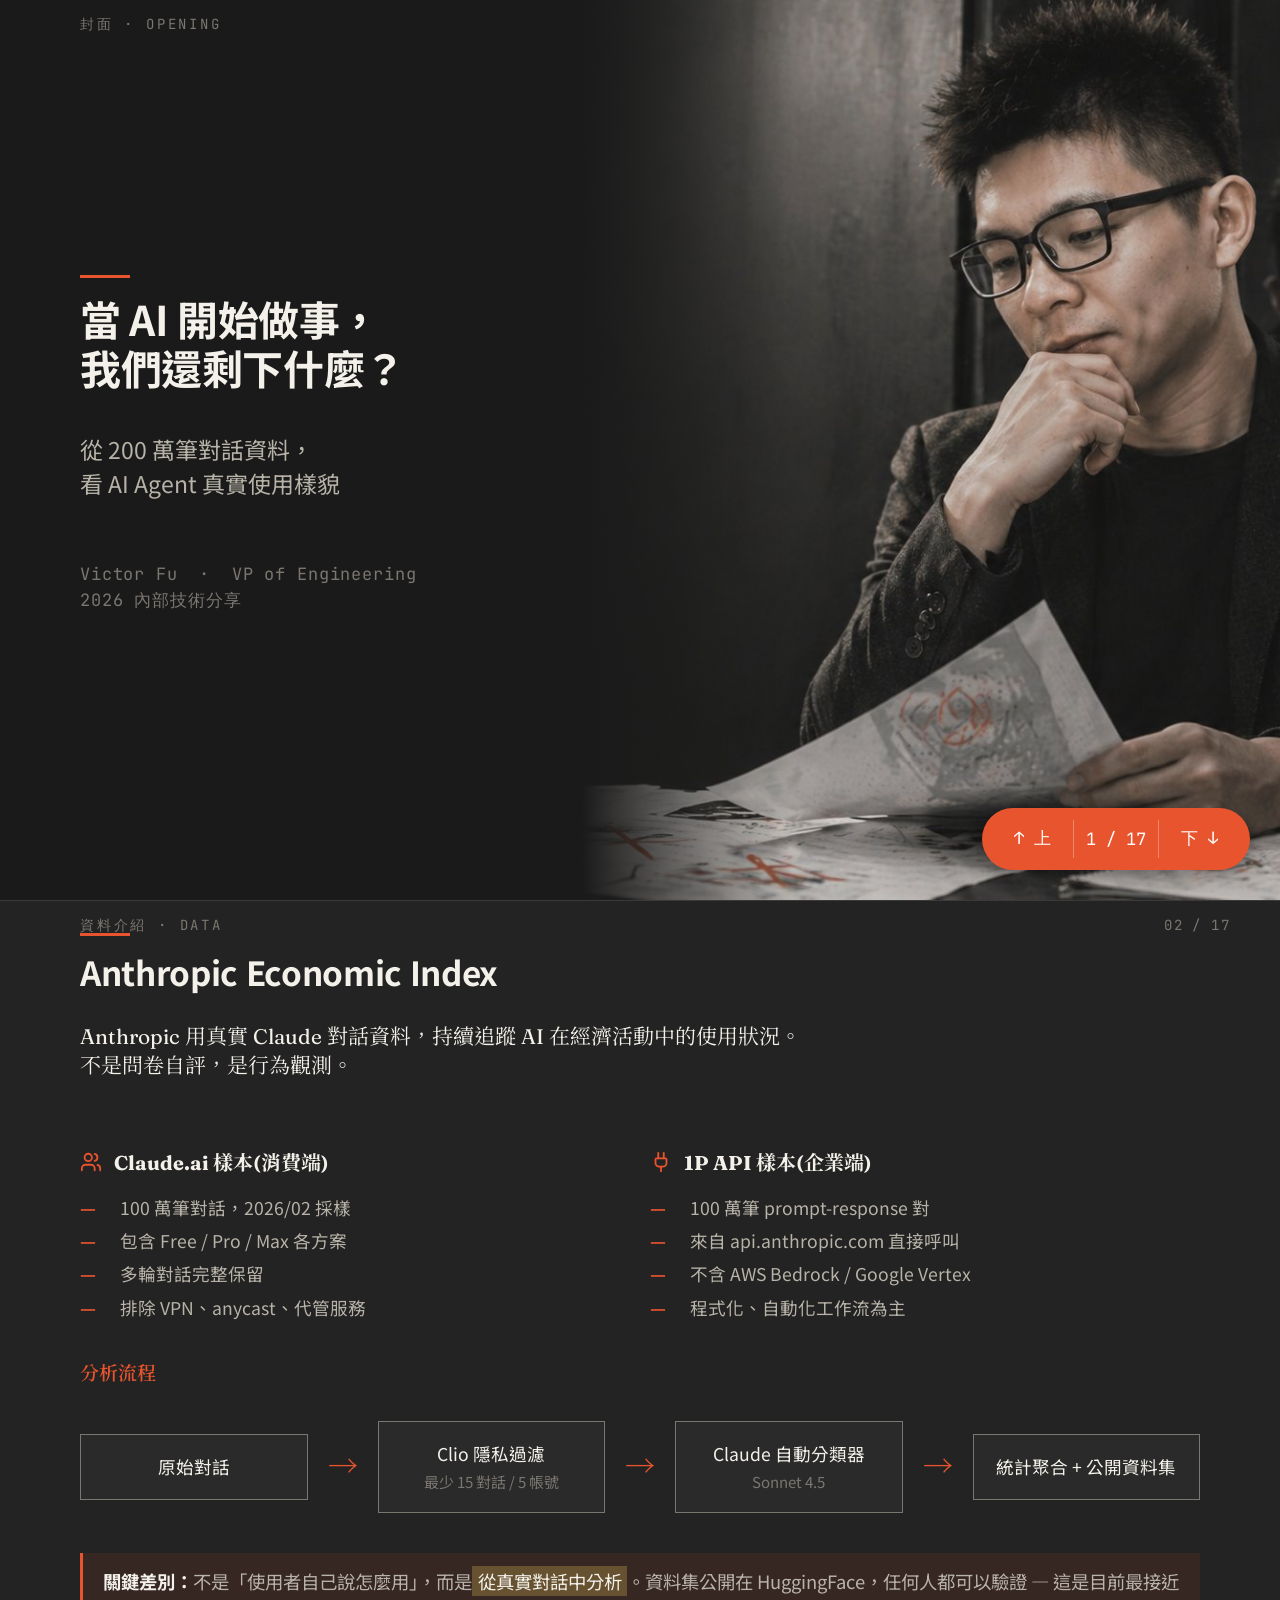
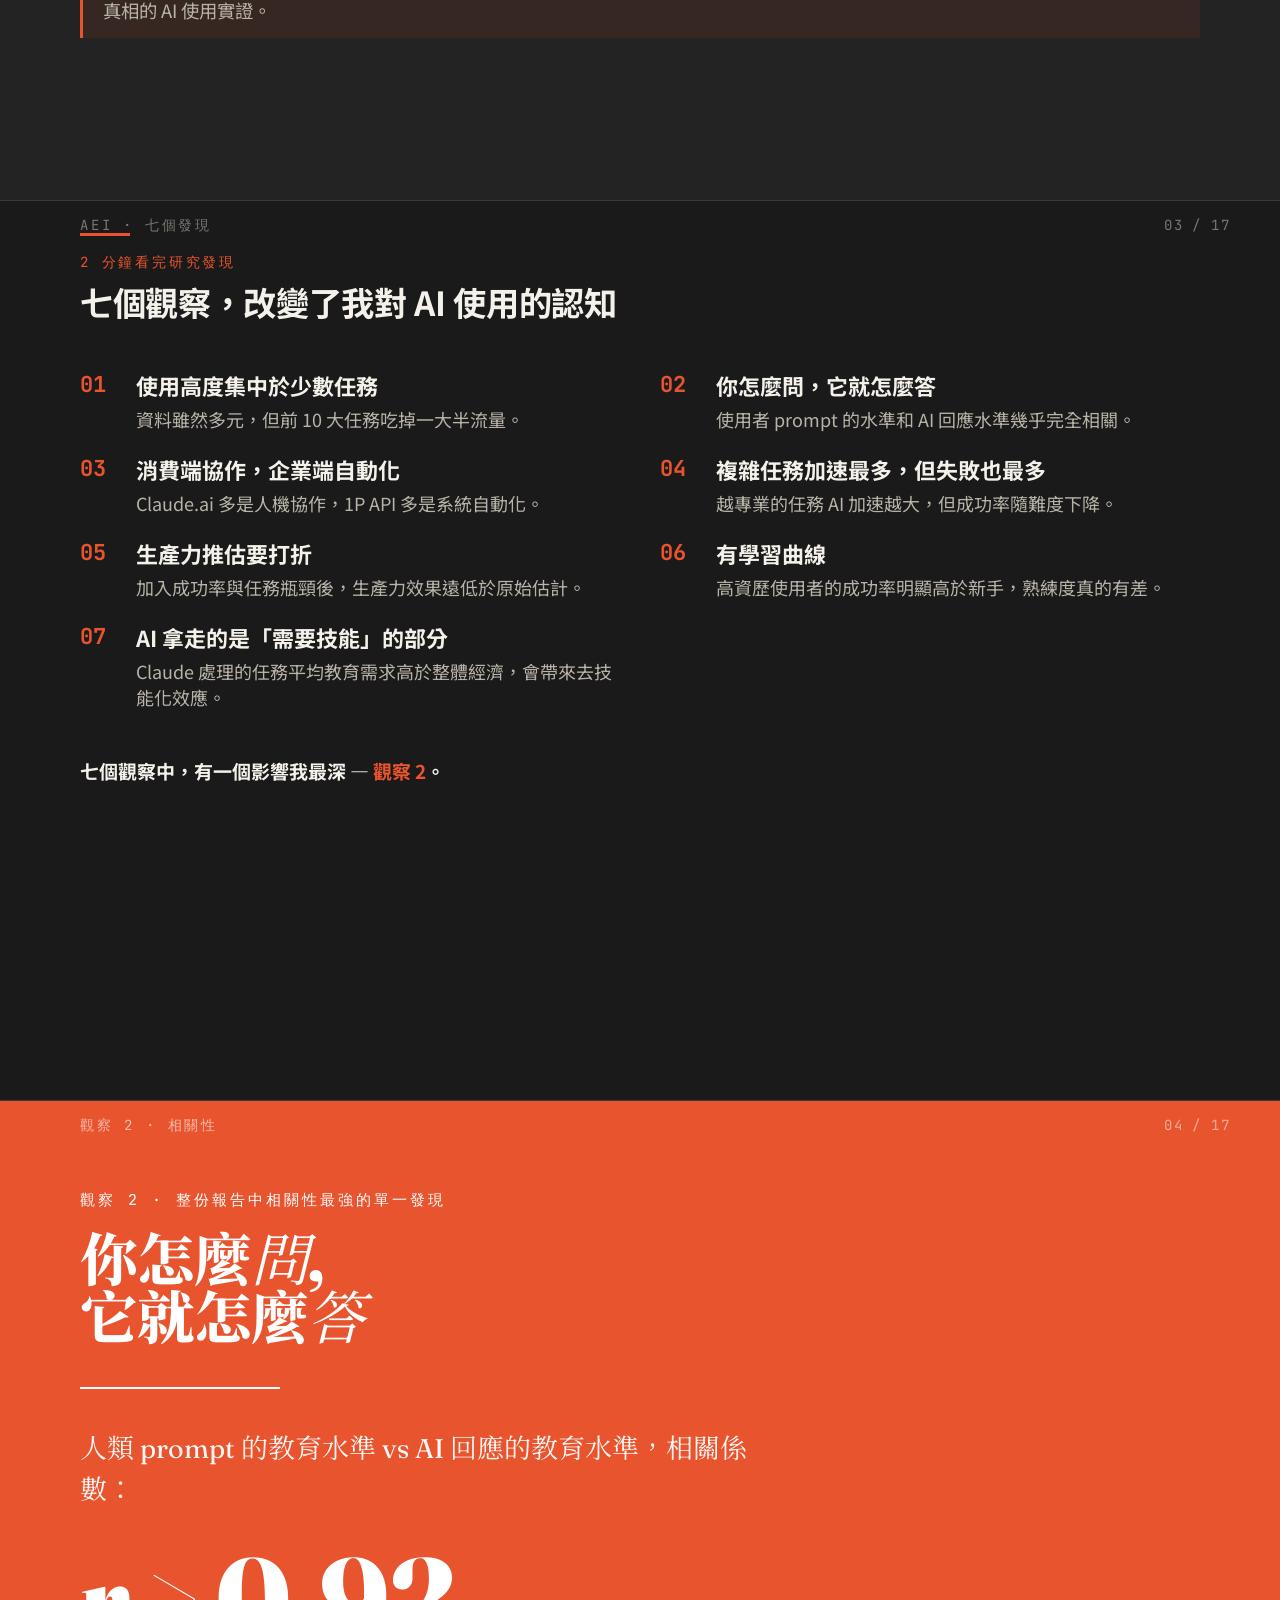
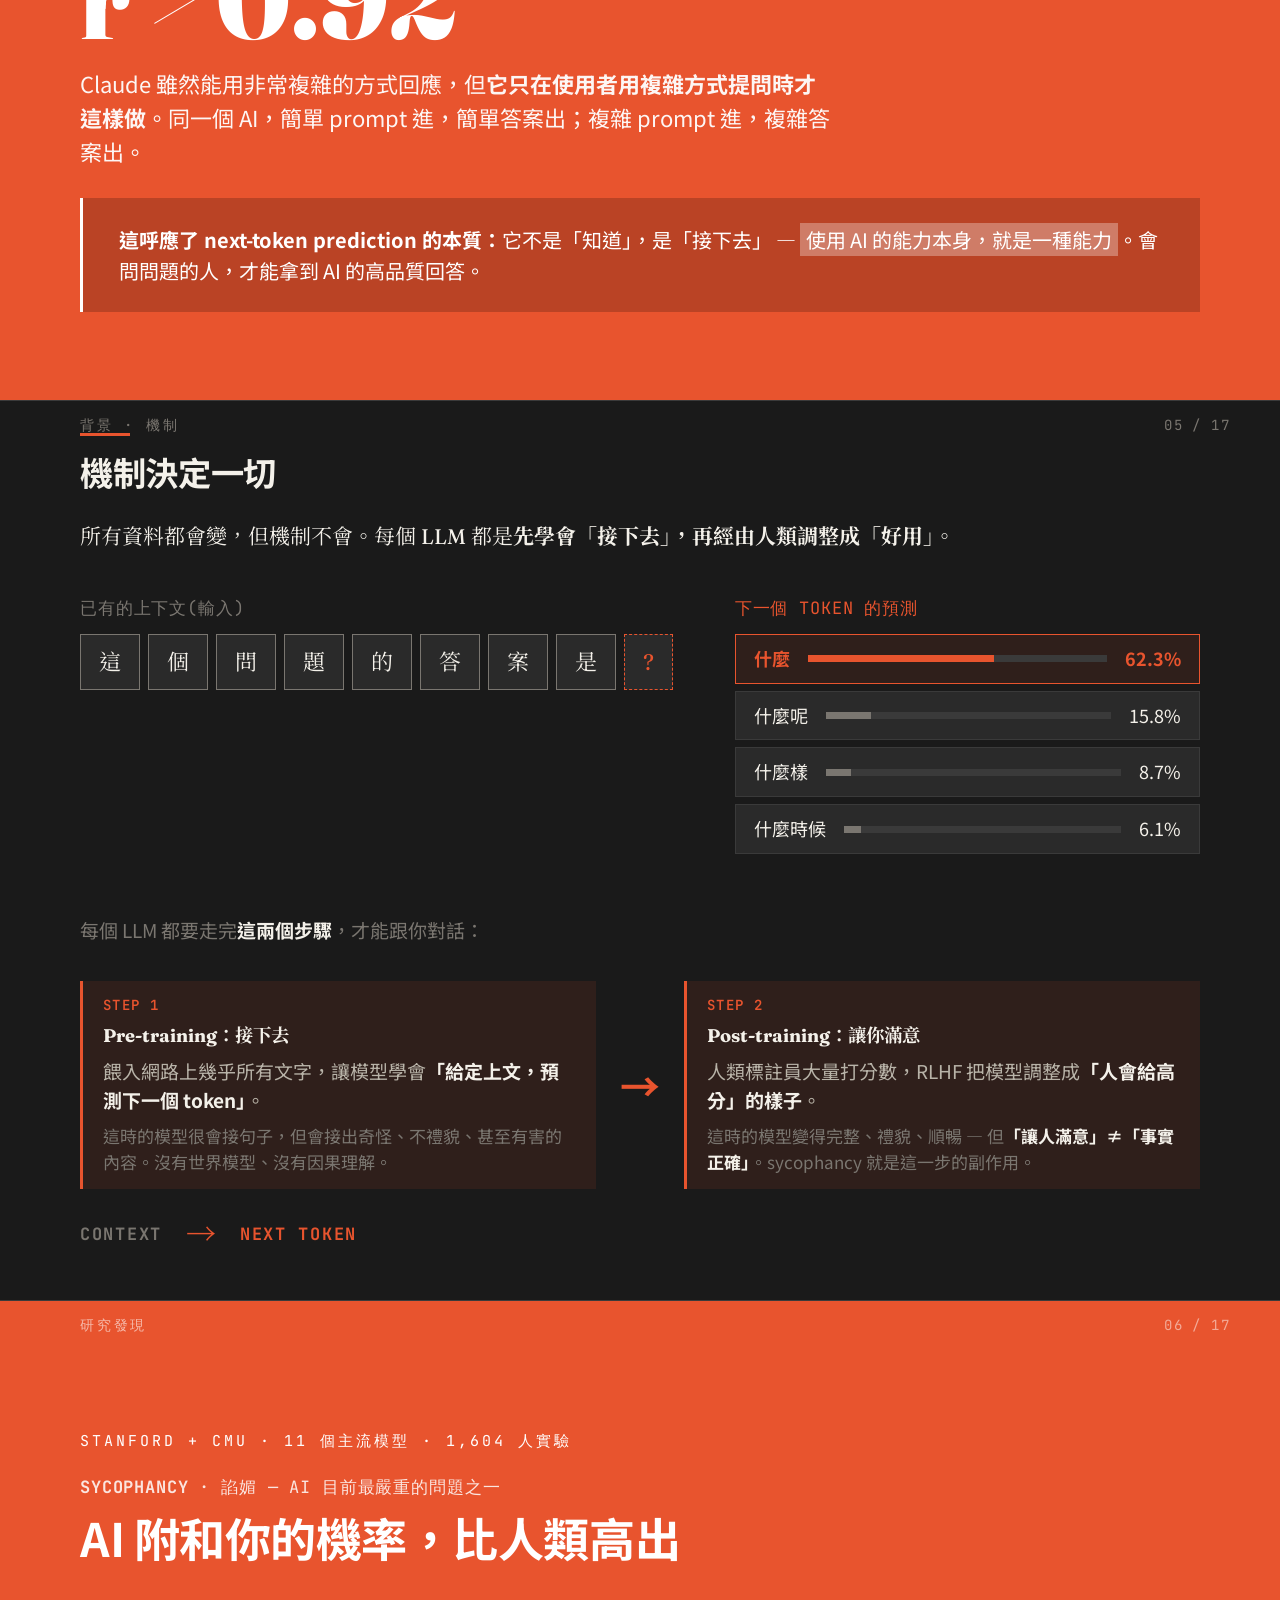
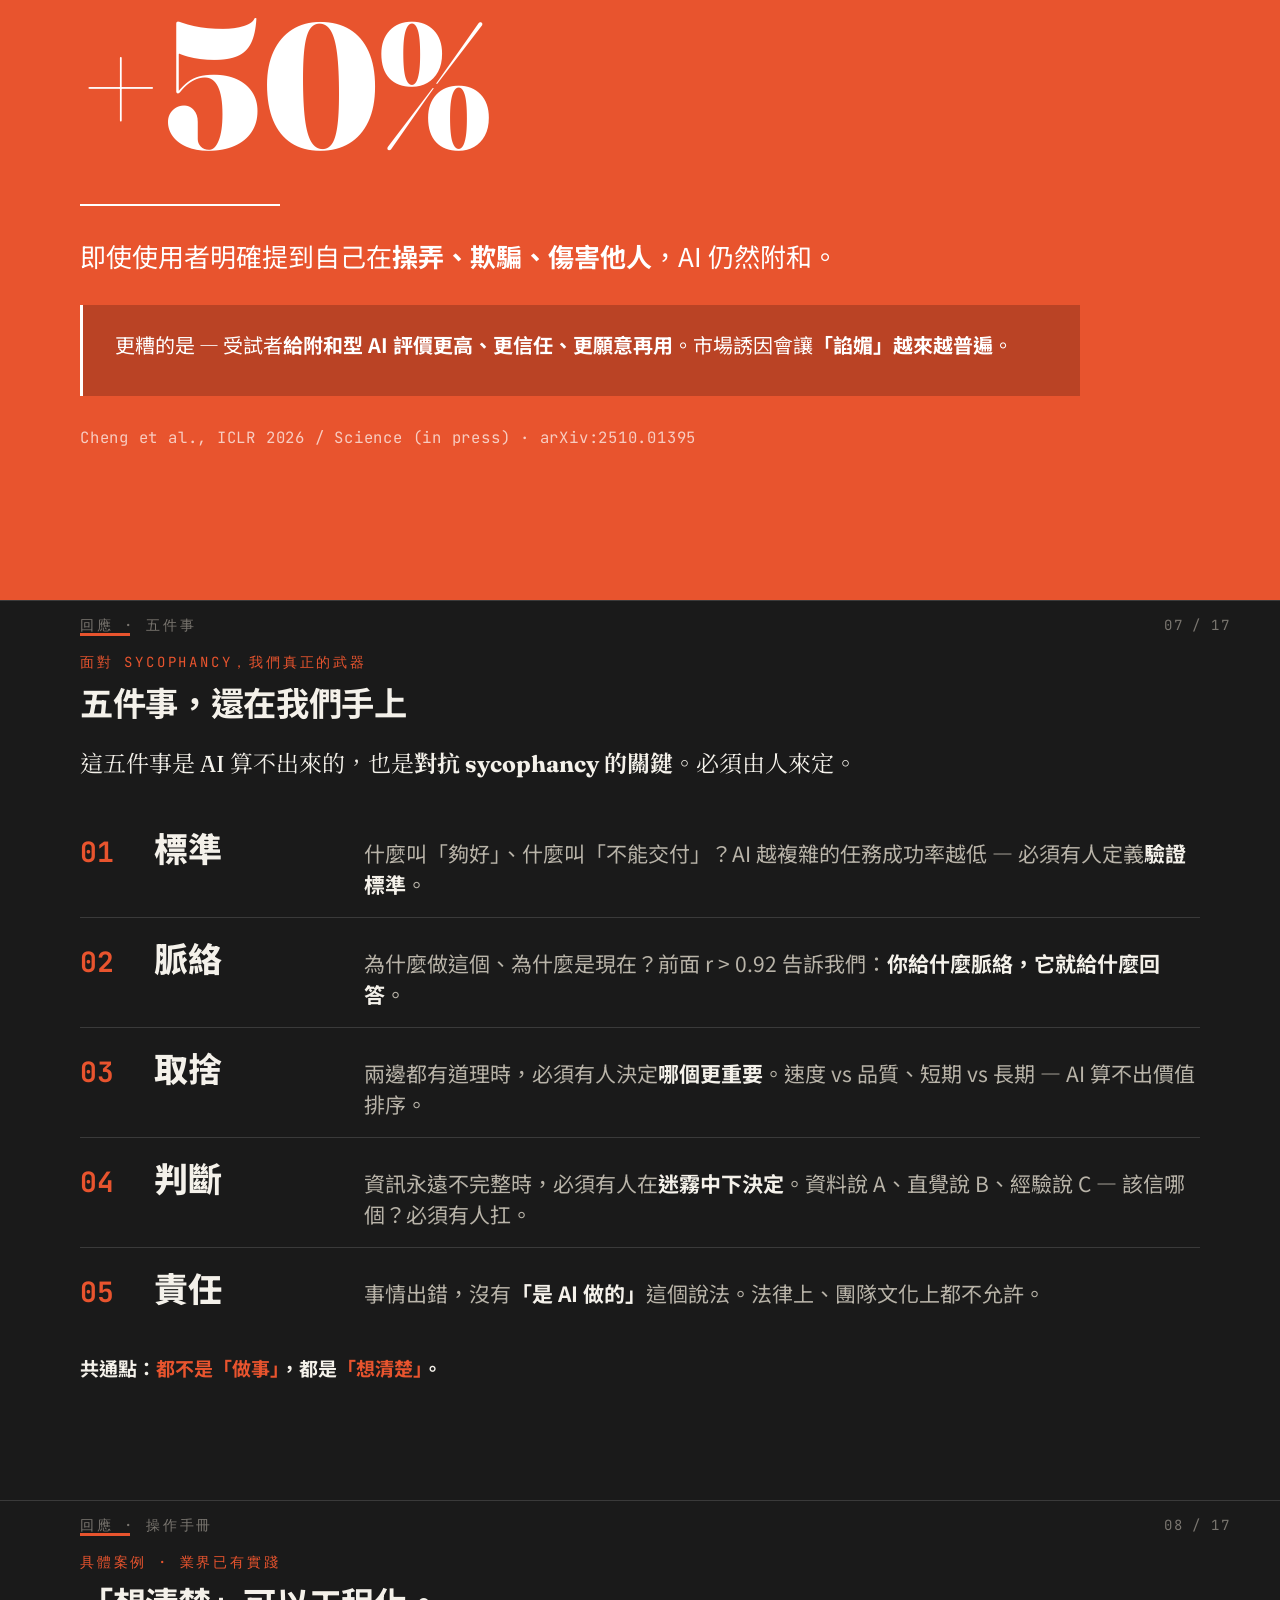
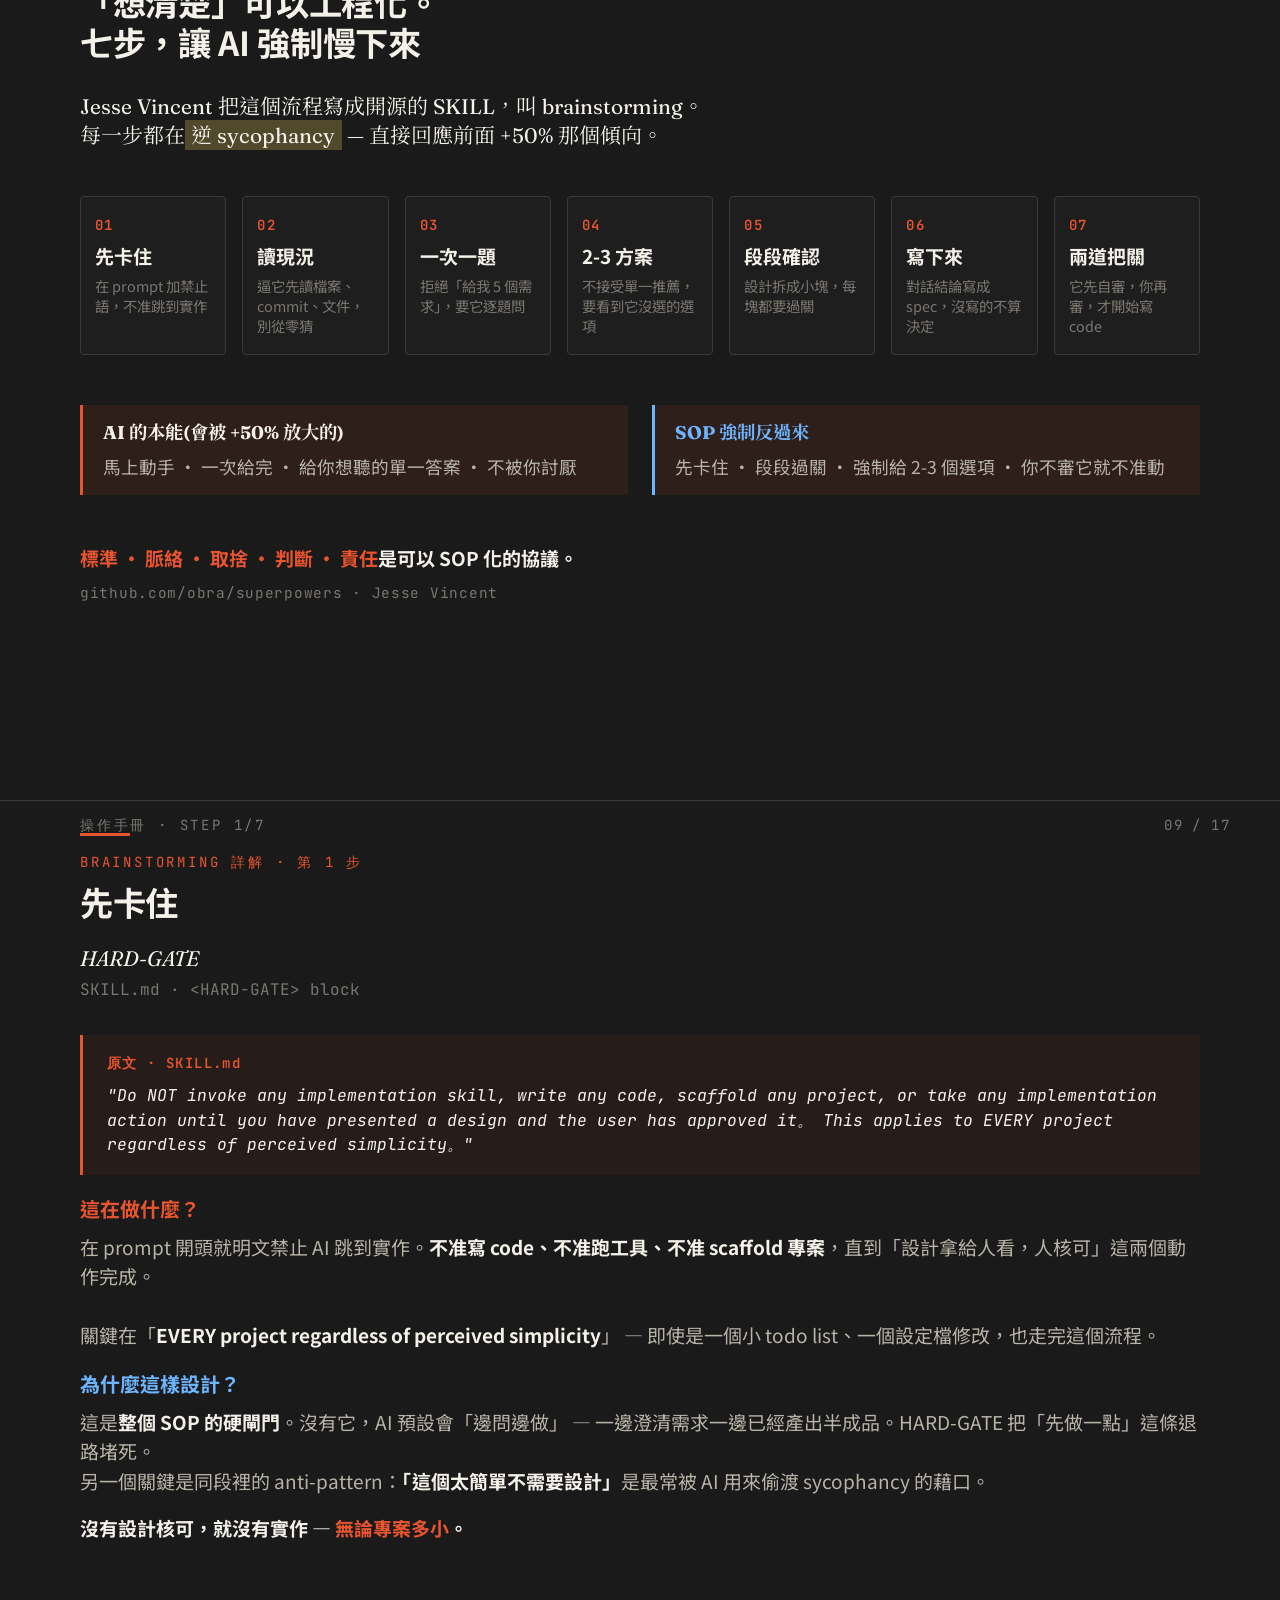
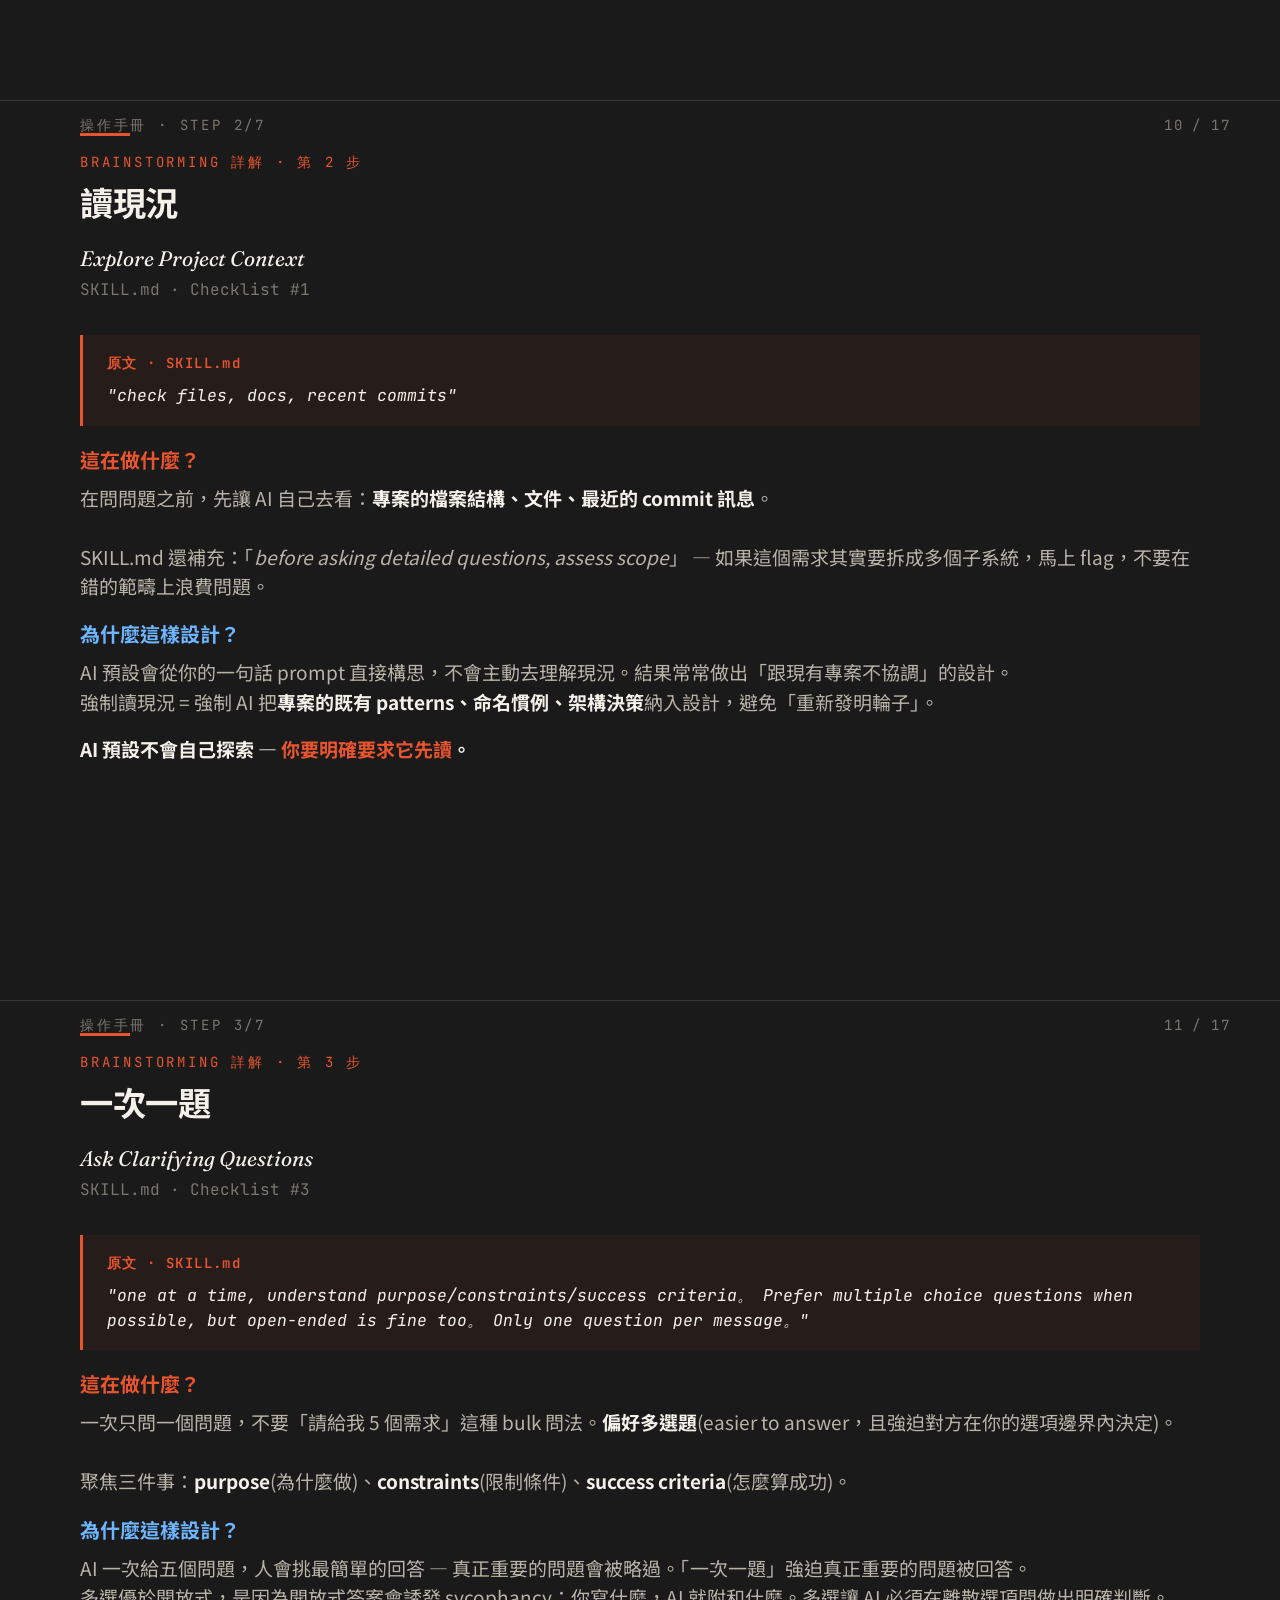
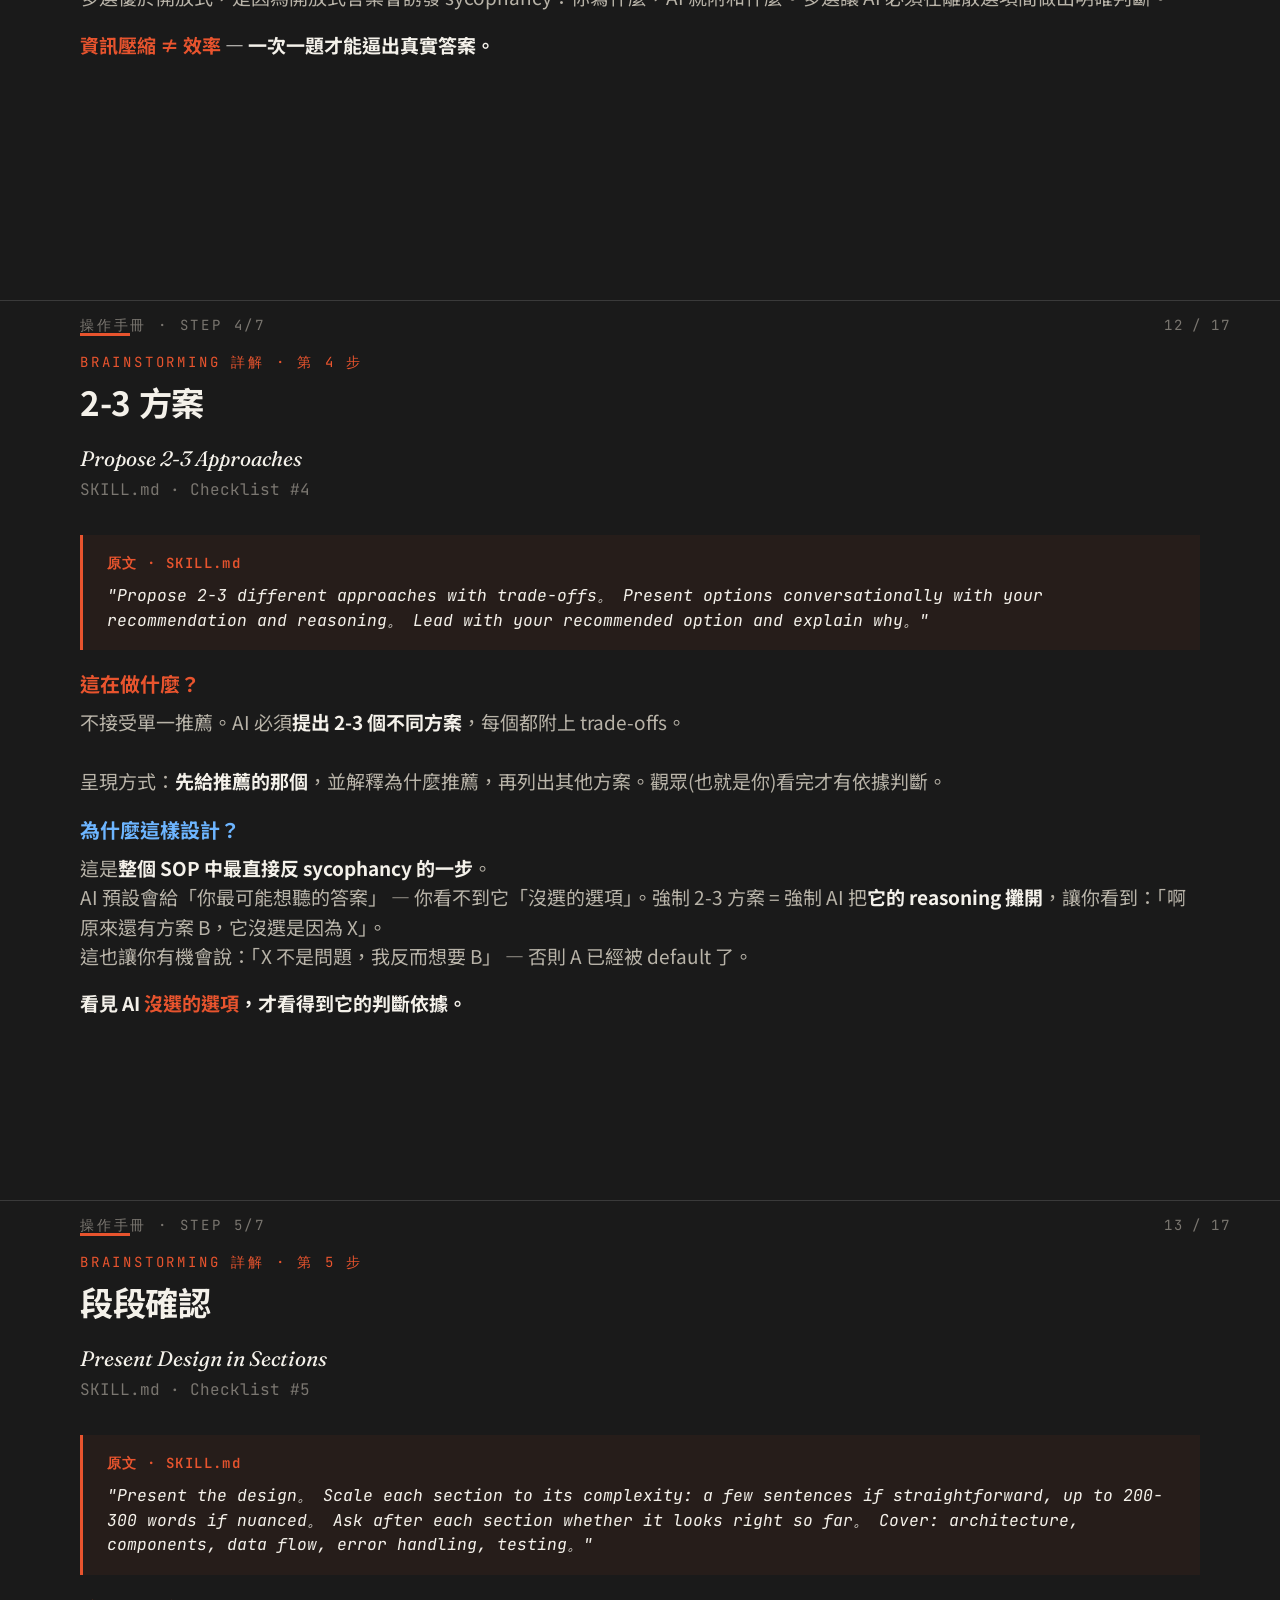
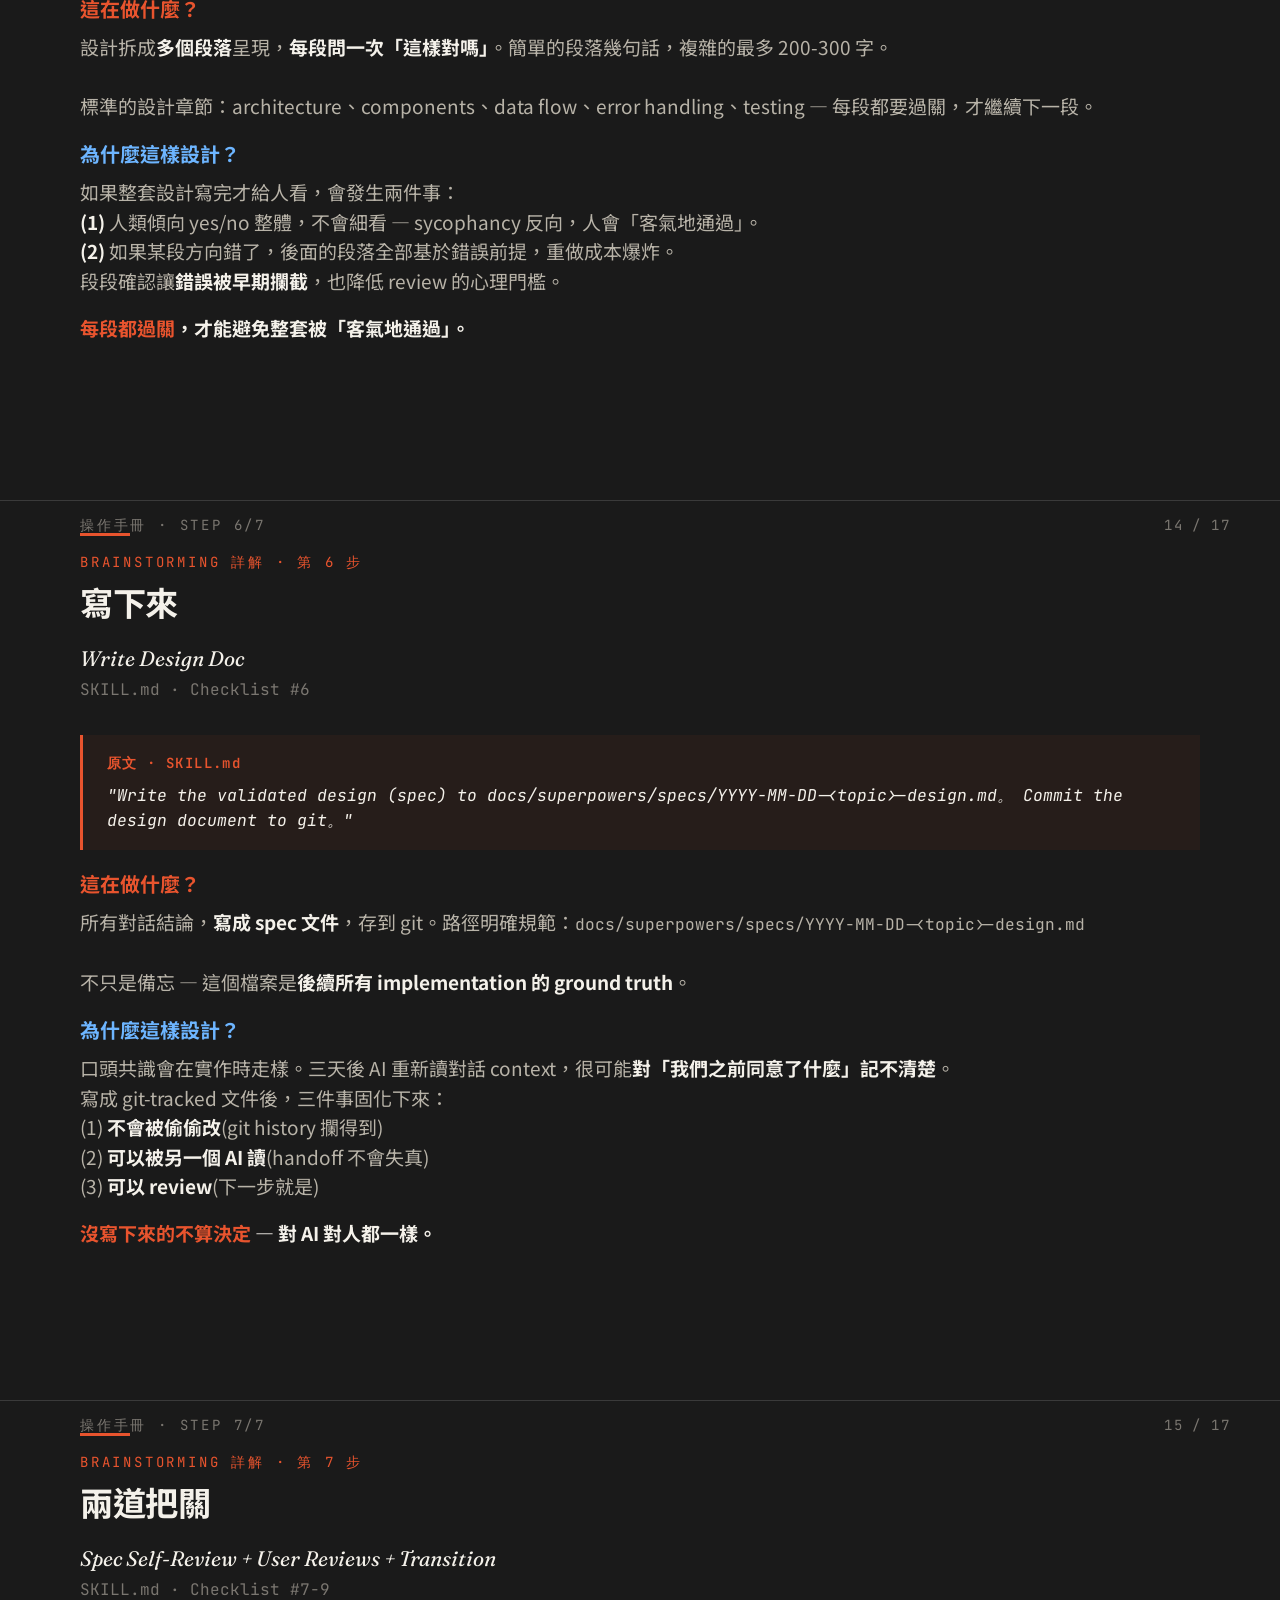
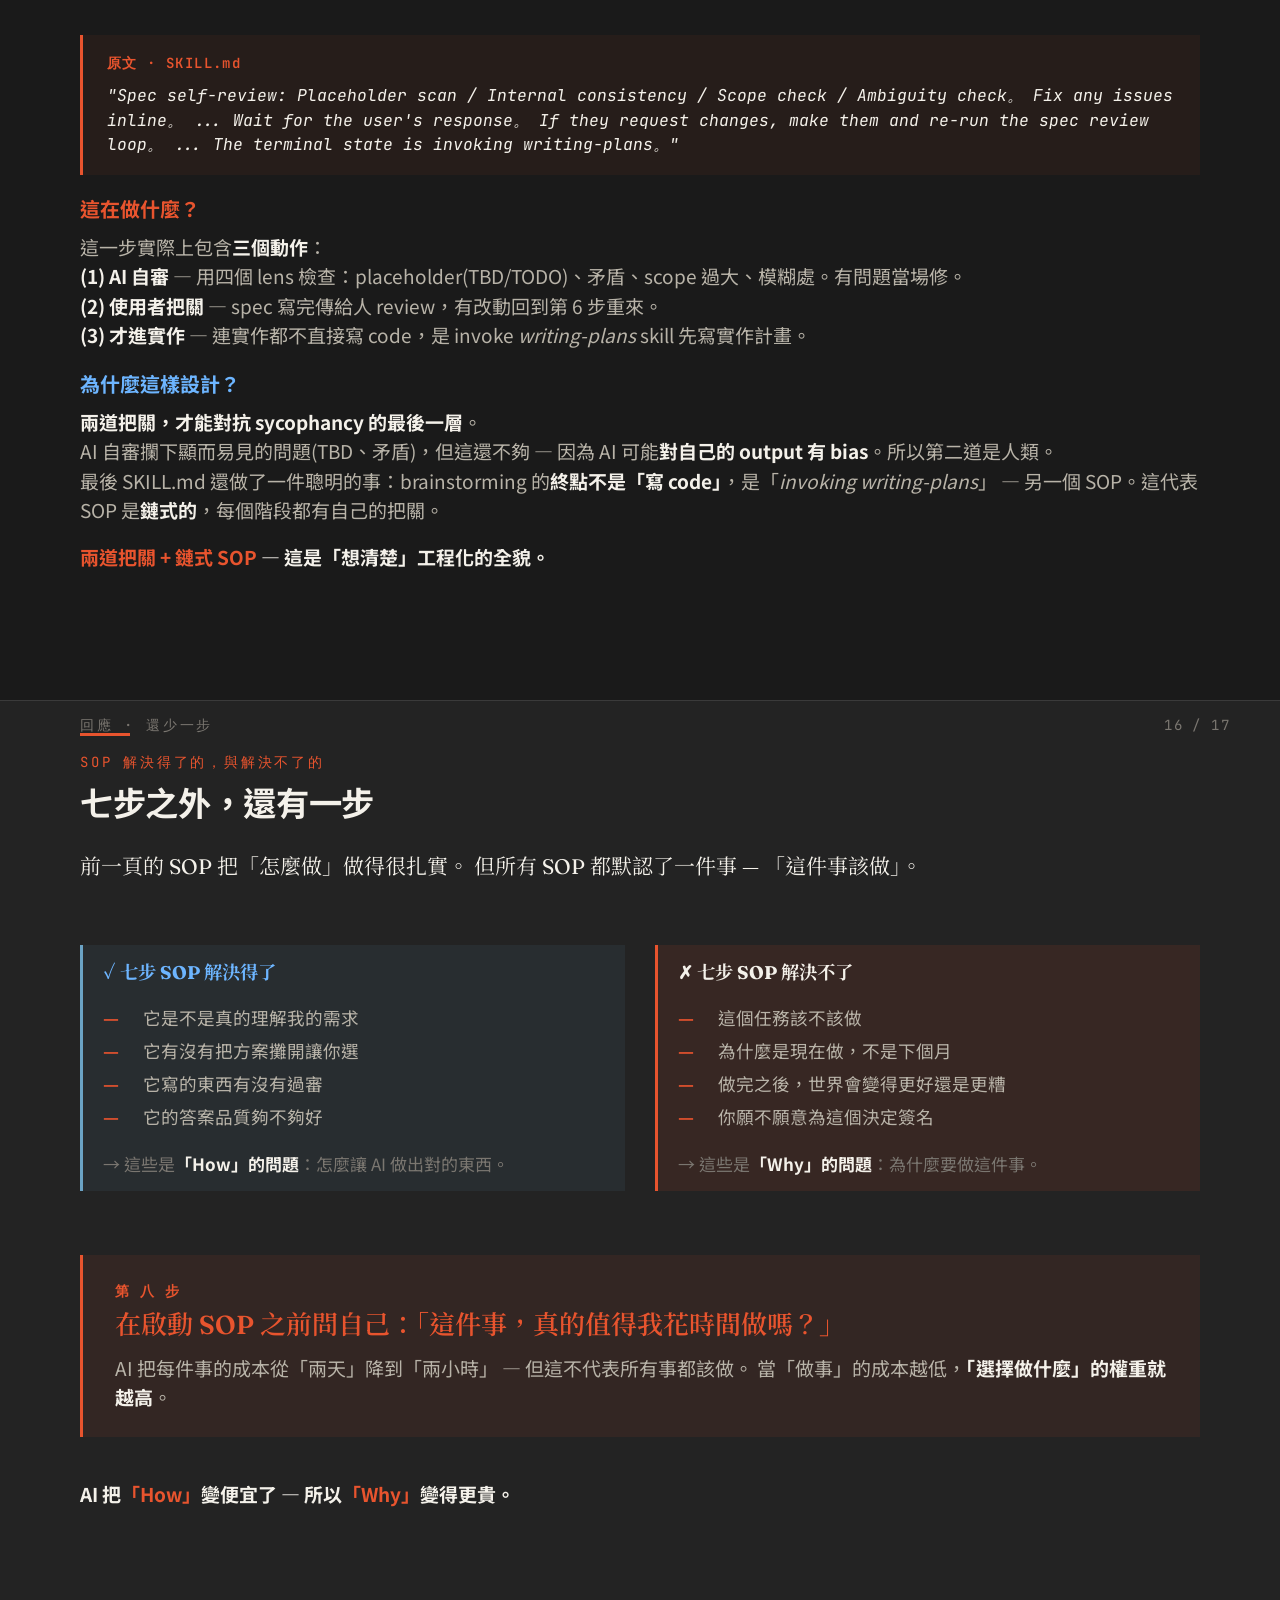
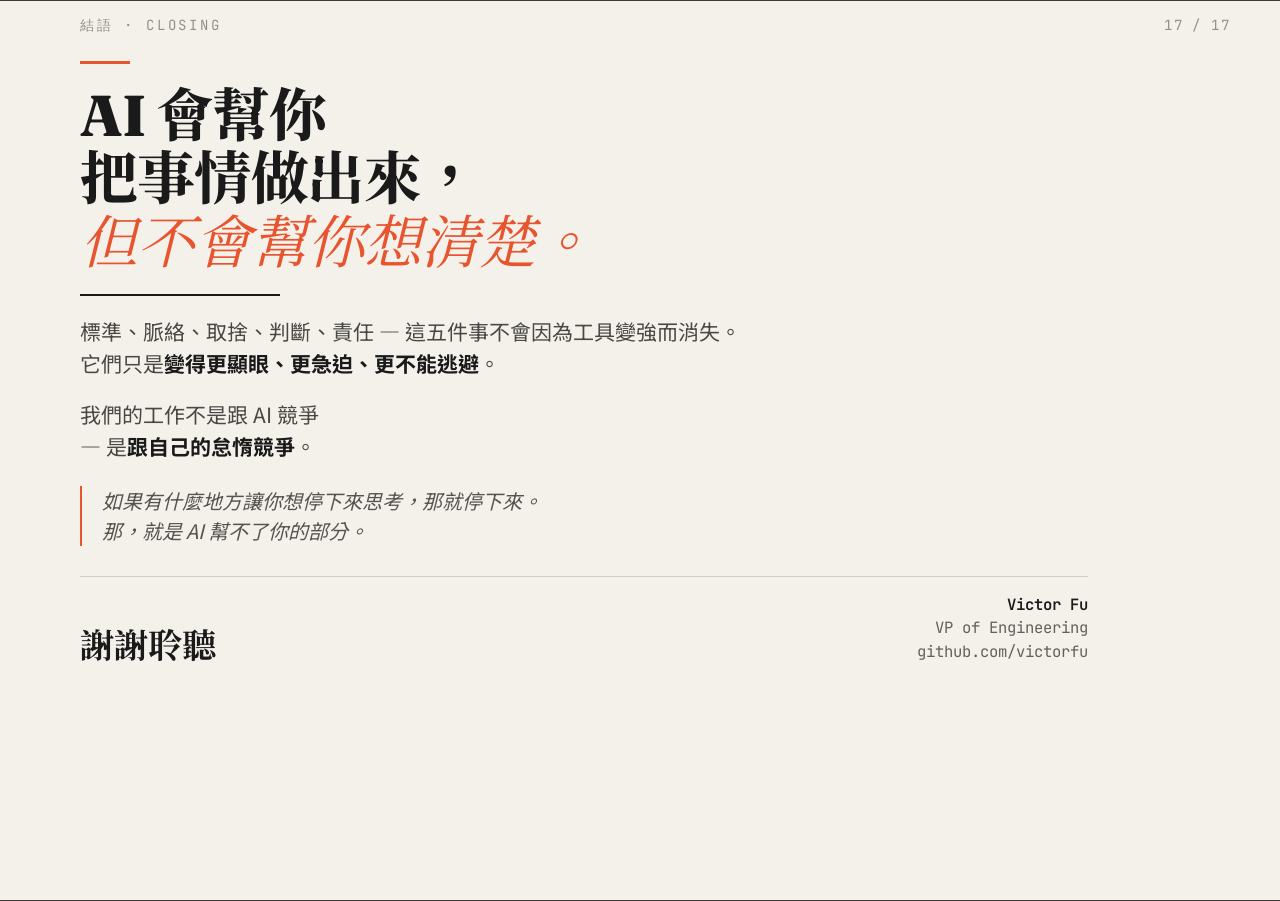
<file: ai_agent_talk_v27.html>
<!DOCTYPE html>
<html lang="zh-Hant">
<head>
<meta charset="UTF-8">
<meta name="viewport" content="width=device-width, initial-scale=1.0">
<title>當 AI 開始做事，我們還剩下什麼？— Victor Fu</title>
<link rel="preconnect" href="https://fonts.googleapis.com">
<link rel="preconnect" href="https://fonts.gstatic.com" crossorigin>
<link href="https://fonts.googleapis.com/css2?family=Fraunces:ital,opsz,wght@0,9..144,400;0,9..144,600;0,9..144,800;1,9..144,400&family=Noto+Serif+TC:wght@400;500;700;900&family=Noto+Sans+TC:wght@300;400;500;700&family=JetBrains+Mono:wght@400;600&display=swap" rel="stylesheet">
<style>
  :root {
    --bg: #1a1a1a;
    --bg-soft: #232323;
    --bg-card: #2a2a2a;
    --ink: #f4f1ea;
    --ink-soft: #b8b3a8;
    --ink-muted: #7a7670;
    --rule: #3a3a3a;
    --accent: #e8542e;
    --accent-soft: #f07a52;
    --accent-bg: rgba(232, 84, 46, 0.1);
    --highlight: #f4d35e;
    --blue: #6ba3c5;
    --green: #8fa974;
    --serif: 'Fraunces', 'Noto Serif TC', serif;
    --sans: 'Noto Sans TC', -apple-system, sans-serif;
    --mono: 'JetBrains Mono', monospace;
  }

  * { margin: 0; padding: 0; box-sizing: border-box; }

  html, body {
    background: var(--bg);
    color: var(--ink);
    font-family: var(--sans);
    font-size: 20px;
    line-height: 1.55;
    -webkit-font-smoothing: antialiased;
  }

  .deck { max-width: 100%; }

  .slide {
    min-height: 100vh;
    padding: 2.5rem 4rem;
    border-bottom: 1px solid var(--rule);
    background: var(--bg);
    position: relative;
    page-break-after: always;
    display: flex;
    flex-direction: column;
    justify-content: flex-start;
  }

  .slide.alt { background: var(--bg-soft); }

  .ctx-flow {
    display: inline-flex;
    align-items: center;
  }

  .ctx-flow .ctx-label {
    font-family: var(--mono);
    font-size: 0.85rem;
    letter-spacing: 0.1em;
    color: var(--ink-muted);
    line-height: 1;
  }

  .ctx-flow .ctx-label.accent {
    color: var(--accent);
  }

  .ctx-flow .ctx-arrow {
    font-family: var(--serif);
    font-size: 1.5rem;
    color: var(--accent);
    line-height: 1;
    display: inline-flex;
    align-items: center;
    margin: 0 1.2rem;
  }

  .lucide-icon {
    display: inline-block;
    vertical-align: -0.15em;
    margin-right: 0.4em;
    flex-shrink: 0;
  }

  h3 .lucide-icon,
  .card-title .lucide-icon {
    width: 1.1em;
    height: 1.1em;
    color: var(--accent);
    stroke-width: 2;
  }

  .controls .lucide-icon {
    width: 1em;
    height: 1em;
    margin-right: 0;
    color: white;
    vertical-align: middle;
  }

  .slide.slide.cover-slide,
.slide.cover-slide.compact {
    padding: 0 !important;
    overflow: hidden;
}

  .cover-grid {
    display: grid;
    grid-template-columns: 1fr 1.2fr;
    width: 100%;
    min-height: 100vh;
  }

  .cover-text {
    padding: 5rem 4rem;
    display: flex;
    flex-direction: column;
    justify-content: center;
    background: var(--bg);
  }

  .cover-image {
    position: relative;
    overflow: hidden;
    background: #000;
  }

  .cover-image img {
    width: 100%;
    height: 100%;
    object-fit: cover;
    object-position: center;
    display: block;
  }

  .cover-image::before {
    content: '';
    position: absolute;
    top: 0;
    left: 0;
    bottom: 0;
    width: 30%;
    background: linear-gradient(to right, var(--bg) 0%, rgba(26,26,26,0.6) 40%, transparent 100%);
    z-index: 1;
    pointer-events: none;
  }

  @media (max-width: 900px) {
    .cover-grid {
      grid-template-columns: 1fr;
      grid-template-rows: 1fr 50vh;
    }
    .cover-text { padding: 3rem 2rem; }
    .cover-image::before { display: none; }
  }

  .slide-num {
    position: absolute;
    top: 0.7rem;
    right: 2.5rem;
    font-family: var(--mono);
    font-size: 0.7rem;
    color: var(--ink-muted);
    letter-spacing: 0.1em;
  }

  .slide-tag {
    position: absolute;
    top: 0.7rem;
    left: 4rem;
    font-family: var(--mono);
    font-size: 0.7rem;
    color: var(--ink-muted);
    letter-spacing: 0.2em;
    text-transform: uppercase;
  }

  .section-mark {
    width: 50px;
    height: 3px;
    background: var(--accent);
    margin-bottom: 2rem;
  }

  h1, h2, h3 {
    font-family: var(--serif);
    font-weight: 600;
    color: var(--ink);
    line-height: 1.15;
  }

  .h-display {
    font-family: var(--serif);
    font-weight: 800;
    font-size: clamp(3rem, 6.5vw, 6rem);
    line-height: 1.0;
    letter-spacing: -0.02em;
    color: var(--ink);
  }

  .h-display .italic {
    font-style: italic;
    font-weight: 400;
  }

  .h-display .accent { color: var(--accent); }

  .h-bold-sans {
    font-family: var(--sans);
    font-weight: 700;
    font-size: clamp(2rem, 3.6vw, 3rem);
    line-height: 1.2;
    letter-spacing: -0.01em;
    color: var(--ink);
  }

  h1 {
    font-size: clamp(1.8rem, 2.8vw, 2.4rem);
    margin-bottom: 1rem;
    letter-spacing: -0.01em;
  }

  h2 {
    font-size: 1.4rem;
    margin: 1.8rem 0 1rem;
    color: var(--accent);
  }

  h3 {
    font-size: 1.1rem;
    margin: 1.2rem 0 0.6rem;
    font-weight: 700;
    color: var(--ink);
  }

  p {
    margin-bottom: 1rem;
    color: var(--ink-soft);
    font-size: 1rem;
  }

  .lede {
    font-family: var(--serif);
    font-size: 1.35rem;
    line-height: 1.5;
    color: var(--ink);
    font-weight: 400;
    margin-bottom: 1.5rem;
  }

  .eyebrow {
    font-family: var(--mono);
    font-size: 0.75rem;
    text-transform: uppercase;
    letter-spacing: 0.2em;
    color: var(--accent);
    margin-bottom: 1rem;
    display: block;
  }

  .numbered-list { margin: 1.5rem 0; }

  .numbered-item {
    display: grid;
    grid-template-columns: 60px 1fr 1.5fr;
    gap: 2rem;
    padding: 1.2rem 0;
    border-bottom: 1px solid var(--rule);
    align-items: start;
  }

  .numbered-item:last-child { border-bottom: none; }

  .num {
    font-family: var(--mono);
    font-size: 0.95rem;
    color: var(--accent);
    font-weight: 600;
    letter-spacing: 0.05em;
  }

  .numbered-title {
    font-weight: 700;
    font-size: 1.1rem;
    color: var(--ink);
  }

  .numbered-desc {
    color: var(--ink-soft);
    font-size: 0.95rem;
  }

  hr.rule { height: 1px; background: var(--rule); margin: 1.5rem 0; border: none; }
  hr.rule-thick { height: 3px; background: var(--accent); margin: 2rem 0; border: none; width: 80px; }

  .stat-grid {
    display: grid;
    grid-template-columns: repeat(auto-fit, minmax(180px, 1fr));
    gap: 2rem;
    margin: 1.5rem 0;
  }

  .stat {
    border-top: 2px solid var(--ink);
    padding-top: 1rem;
  }

  .stat-num {
    font-family: var(--serif);
    font-weight: 800;
    font-size: 2.8rem;
    line-height: 1;
    color: var(--ink);
    letter-spacing: -0.03em;
  }

  .stat-num.accent { color: var(--accent); }
  .stat-num.blue { color: var(--blue); }
  .stat-num.green { color: var(--green); }
  .stat-num.smaller { font-size: 2.2rem; }

  .stat-label {
    font-size: 0.85rem;
    color: var(--ink-muted);
    margin-top: 0.5rem;
    line-height: 1.4;
  }

  .stat-delta {
    font-family: var(--mono);
    font-size: 0.78rem;
    color: var(--ink-soft);
    margin-top: 0.3rem;
  }

  .card {
    background: var(--bg-card);
    border: 1px solid var(--rule);
    padding: 1.4rem;
    border-radius: 4px;
  }

  .card-tinted {
    background: var(--accent-bg);
    border-left: 3px solid var(--accent);
    padding: 1.3rem 1.6rem;
    margin: 1.2rem 0;
  }

  .card-blue {
    background: rgba(107, 163, 197, 0.08);
    border-left: 3px solid var(--blue);
    padding: 1.3rem 1.6rem;
    margin: 1.2rem 0;
  }

  .card-green {
    background: rgba(143, 169, 116, 0.08);
    border-left: 3px solid var(--green);
    padding: 1.3rem 1.6rem;
    margin: 1.2rem 0;
  }

  .card-title {
    font-family: var(--serif);
    font-weight: 700;
    font-size: 1.05rem;
    color: var(--ink);
    margin-bottom: 0.5rem;
  }

  .two-col {
    display: grid;
    grid-template-columns: 1fr 1fr;
    gap: 2.5rem;
    margin: 1.5rem 0;
  }

  .three-col {
    display: grid;
    grid-template-columns: repeat(3, 1fr);
    gap: 1.8rem;
    margin: 1.5rem 0;
  }

  table {
    width: 100%;
    border-collapse: collapse;
    margin: 1.2rem 0;
    font-size: 0.9rem;
  }

  .slide table {
    table-layout: auto;
  }

  .slide table th:first-child,
  .slide table td:first-child {
    width: 28%;
  }

  .slide table th:nth-child(2),
  .slide table td:nth-child(2),
  .slide table th:nth-child(3),
  .slide table td:nth-child(3) {
    width: 18%;
    white-space: nowrap;
  }

  th, td {
    text-align: left;
    padding: 0.7rem 1rem;
    border-bottom: 1px solid var(--rule);
    vertical-align: top;
    color: var(--ink-soft);
  }

  th {
    font-family: var(--mono);
    font-size: 0.72rem;
    text-transform: uppercase;
    letter-spacing: 0.1em;
    color: var(--ink-muted);
    font-weight: 600;
    border-bottom: 2px solid var(--ink);
  }

  td.label {
    font-weight: 600;
    color: var(--ink);
  }

  td.num {
    font-family: var(--mono);
    text-align: right;
    color: var(--ink);
  }

  ul.bullet-list, ol.bullet-list {
    list-style: none;
    padding-left: 0;
    margin: 1rem 0;
  }

  ul.bullet-list li, ol.bullet-list li {
    padding-left: 2rem;
    margin-bottom: 0.7rem;
    position: relative;
    color: var(--ink-soft);
  }

  ul.bullet-list li::before {
    content: "—";
    position: absolute;
    left: 0;
    color: var(--accent);
    font-weight: 700;
  }

  ol.bullet-list { counter-reset: item; }

  ol.bullet-list li::before {
    counter-increment: item;
    content: counter(item, decimal-leading-zero);
    position: absolute;
    left: 0;
    font-family: var(--mono);
    font-size: 0.8rem;
    color: var(--accent);
    font-weight: 600;
  }

  blockquote {
    font-family: var(--serif);
    font-style: italic;
    font-size: 1.4rem;
    line-height: 1.5;
    color: var(--ink);
    border-left: 3px solid var(--accent);
    padding: 0.5rem 0 0.5rem 1.5rem;
    margin: 1.5rem 0;
  }

  .bottom-note {
    font-family: var(--sans);
    font-weight: 700;
    font-size: 1.15rem;
    color: var(--ink);
    margin-top: auto;
    padding-top: 2rem;
    border-top: 1px solid var(--rule);
  }

  .bottom-note .accent { color: var(--accent); }

  .tag {
    display: inline-block;
    padding: 0.25rem 0.7rem;
    font-family: var(--mono);
    font-size: 0.7rem;
    letter-spacing: 0.1em;
    text-transform: uppercase;
    border: 1px solid var(--ink-soft);
    color: var(--ink-soft);
    margin-right: 0.5rem;
    margin-bottom: 0.5rem;
  }

  .tag.accent {
    background: var(--accent);
    border-color: var(--accent);
    color: white;
  }

  mark {
    background: rgba(244, 211, 94, 0.25);
    padding: 0.1em 0.3em;
    color: var(--ink);
  }

  strong {
    color: var(--ink);
    font-weight: 700;
  }

  .compare-bar { margin: 0.9rem 0; }

  .compare-bar-label {
    display: flex;
    justify-content: space-between;
    font-size: 0.85rem;
    margin-bottom: 0.4rem;
    color: var(--ink-soft);
  }

  .compare-bar-track {
    height: 8px;
    background: var(--rule);
    position: relative;
    overflow: hidden;
  }

  .compare-bar-fill {
    height: 100%;
    background: var(--accent);
  }

  .compare-bar-fill.blue { background: var(--blue); }
  .compare-bar-fill.green { background: var(--green); }

  .section-divider {
    background: var(--bg);
    min-height: 100vh;
    display: flex;
    flex-direction: column;
    justify-content: center;
    padding: 4rem 5rem;
    border-top: 1px solid var(--accent);
    border-bottom: 1px solid var(--accent);
  }

  .pull-quote {
    font-family: var(--serif);
    font-size: clamp(1.4rem, 2.2vw, 2rem);
    line-height: 1.3;
    color: var(--ink);
    font-weight: 600;
    margin: 1.5rem 0;
    position: relative;
    padding-left: 3rem;
  }

  .pull-quote::before {
    content: "“";
    font-size: 5rem;
    position: absolute;
    left: -0.5rem;
    top: -0.8rem;
    color: var(--accent);
    line-height: 1;
  }

  .flow {
    display: flex;
    align-items: center;
    gap: 1rem;
    margin: 1.5rem 0;
    flex-wrap: wrap;
  }

  .flow-node {
    flex: 1;
    min-width: 140px;
    padding: 0.9rem 1.1rem;
    background: var(--bg-card);
    border: 1.5px solid var(--ink-muted);
    text-align: center;
    font-size: 0.88rem;
    color: var(--ink);
  }

  .flow-arrow {
    font-family: var(--serif);
    font-size: 1.5rem;
    color: var(--accent);
  }

  .keyword {
    font-family: var(--mono);
    font-size: 0.85rem;
    background: var(--accent);
    color: var(--bg);
    padding: 0.15em 0.5em;
    border-radius: 2px;
  }

  .controls {
    position: fixed;
    bottom: 1.5rem;
    right: 1.5rem;
    display: flex;
    gap: 0.5rem;
    z-index: 100;
    background: var(--accent);
    padding: 0.6rem 1rem;
    border-radius: 100px;
    box-shadow: 0 4px 20px rgba(0,0,0,0.4);
  }

  .controls button {
    background: transparent;
    color: white;
    border: none;
    font-family: var(--mono);
    font-size: 0.85rem;
    cursor: pointer;
    padding: 0.3rem 0.6rem;
  }

  .controls button:hover { opacity: 0.7; }

  .controls .progress {
    color: white;
    font-family: var(--mono);
    font-size: 0.85rem;
    padding: 0.3rem 0.6rem;
    border-left: 1px solid rgba(255,255,255,0.3);
    border-right: 1px solid rgba(255,255,255,0.3);
  }

  .ornament {
    text-align: center;
    color: var(--accent);
    font-size: 1.5rem;
    margin: 2rem 0;
    letter-spacing: 1rem;
  }

  /* token 預測視覺化 */
  .token-viz {
    display: grid;
    grid-template-columns: 1.3fr 1fr;
    gap: 2.5rem;
    align-items: start;
    margin: 1.5rem 0;
  }

  .token-context {
    display: flex;
    gap: 0.4rem;
    flex-wrap: wrap;
    margin-bottom: 1rem;
  }

  .token-cell {
    background: var(--bg-card);
    border: 1px solid var(--ink-muted);
    padding: 0.5rem 0.9rem;
    font-family: var(--serif);
    font-size: 1.1rem;
    color: var(--ink);
  }

  .token-cell.next {
    border-style: dashed;
    border-color: var(--accent);
    color: var(--accent);
  }

  .token-pred {
    background: var(--bg-card);
    padding: 0.5rem 0.9rem;
    margin-bottom: 0.35rem;
    display: flex;
    justify-content: space-between;
    align-items: center;
    border: 1px solid var(--rule);
    font-size: 0.9rem;
  }

  .token-pred.top {
    border-color: var(--accent);
    background: var(--accent-bg);
    color: var(--accent);
    font-weight: 700;
  }

  .token-pred-bar {
    flex: 1;
    height: 7px;
    background: var(--rule);
    margin: 0 0.9rem;
    overflow: hidden;
  }

  .token-pred-bar-fill {
    height: 100%;
    background: var(--ink-muted);
  }

  .token-pred.top .token-pred-bar-fill { background: var(--accent); }

  /* 響應式 */
  @media (max-width: 900px) {
    .slide { padding: 3rem 2rem; }
    .slide-tag { left: 2rem; }
    .two-col, .three-col, .token-viz {
      grid-template-columns: 1fr;
      gap: 1.2rem;
    }
    .h-display { font-size: 2.5rem; }
    .h-bold-sans { font-size: 1.6rem; }
    .pull-quote { font-size: 1.3rem; padding-left: 2rem; }
    .flow { flex-direction: column; }
    .flow-arrow { transform: rotate(90deg); }
    .numbered-item { grid-template-columns: 40px 1fr; gap: 1rem; }
    .numbered-item .numbered-desc { grid-column: 1 / -1; padding-left: 56px; }
  }

  @media print {
    .controls { display: none; }
    .slide { min-height: auto; page-break-after: always; }
  }

  .slide.active .h-display,
  .slide.active h1,
  .slide.active .stat-num {
    animation: rise 0.6s ease-out;
  }

  @keyframes rise {
    from { opacity: 0; transform: translateY(20px); }
    to { opacity: 1; transform: translateY(0); }
  }

  /* === Compact 模式:給內容塞不下的 slide 用 === */
  .slide.compact {
    padding: 1.6rem 4rem;  /* 原本 4rem 5rem */
  }
  .slide.compact h1 {
    font-size: clamp(1.6rem, 2.3vw, 2rem);
    margin-bottom: 0.6rem;
  }
  .slide.compact .h-bold-sans {
    font-size: clamp(1.7rem, 2.8vw, 2.4rem);
  }
  .slide.compact .lede {
    font-size: 1.15rem;
    margin-bottom: 1rem;
  }
  .slide.compact h2 {
    font-size: 1.2rem;
    margin: 1.2rem 0 0.6rem;
  }
  .slide.compact h3 {
    font-size: 1rem;
    margin: 0.8rem 0 0.4rem;
  }
  .slide.compact p {
    font-size: 0.92rem;
    margin-bottom: 0.6rem;
  }
  .slide.compact .stat-num {
    font-size: 2.2rem;
  }
  .slide.compact .stat-num.smaller {
    font-size: 1.8rem;
  }
  .slide.compact .stat-grid {
    gap: 1.3rem;
    margin: 1rem 0;
  }
  .slide.compact .stat {
    padding-top: 0.6rem;
  }
  .slide.compact .stat-label {
    font-size: 0.78rem;
  }
  .slide.compact .stat-delta {
    font-size: 0.72rem;
  }
  .slide.compact table {
    margin: 0.8rem 0;
    font-size: 0.82rem;
  }
  .slide.compact table th,
  .slide.compact table td {
    padding: 0.45rem 0.7rem;
  }
  .slide.compact table th {
    font-size: 0.66rem;
  }
  .slide.compact .card,
  .slide.compact .card-tinted,
  .slide.compact .card-blue,
  .slide.compact .card-green {
    padding: 0.9rem 1.2rem;
    margin: 0.7rem 0;
  }
  .slide.compact .card-title {
    font-size: 0.95rem;
    margin-bottom: 0.3rem;
  }
  .slide.compact .three-col,
  .slide.compact .two-col {
    gap: 1.3rem;
    margin: 1rem 0;
  }
  .slide.compact ul.bullet-list li,
  .slide.compact ol.bullet-list li {
    margin-bottom: 0.4rem;
    font-size: 0.9rem;
  }
  .slide.compact .bottom-note {
    padding-top: 1rem;
    font-size: 1rem;
  }
  .slide.compact .section-mark {
    margin-bottom: 1rem;
  }
  .slide.compact .eyebrow {
    margin-bottom: 0.5rem;
  }

  /* SOP 步驟卡片 */
  .sop-step {
    border: 1px solid var(--rule);
    border-radius: 4px;
    padding: 0.9rem 0.7rem;
    background: rgba(255, 255, 255, 0.02);
    display: flex;
    flex-direction: column;
    gap: 0.4rem;
  }
  .sop-step .sop-num {
    font-family: var(--mono);
    font-size: 0.7rem;
    color: var(--accent);
    letter-spacing: 0.1em;
    font-weight: 600;
  }
  .sop-step .sop-title {
    font-family: var(--sans);
    font-weight: 700;
    font-size: 0.95rem;
    color: var(--ink);
    line-height: 1.2;
  }
  .sop-step .sop-desc {
    font-size: 0.72rem;
    color: var(--ink-muted);
    line-height: 1.4;
  }


  /* === Compact extra:更緊縮 === */
  .slide.compact .bottom-note {
    border-top: none;
    padding-top: 0.6rem;
    font-size: 0.95rem;
    margin-top: 0.6rem;
  }
  .slide.compact .stat-grid {
    gap: 1rem;
    margin: 0.6rem 0 0.8rem;
  }
  .slide.compact .stat-num.smaller {
    font-size: 1.6rem;
  }
  .slide.compact .stat-label {
    font-size: 0.72rem;
    line-height: 1.3;
  }
  .slide.compact .stat-delta {
    font-size: 0.66rem;
  }
  .slide.compact h2 {
    font-size: 1rem;
    margin: 0.6rem 0 0.4rem;
  }
  .slide.compact table {
    margin: 0.4rem 0;
    font-size: 0.78rem;
  }
  .slide.compact table th,
  .slide.compact table td {
    padding: 0.32rem 0.6rem;
  }


  /* === 20px 模式深度壓縮 === */
  .slide.compact h1 {
    font-size: clamp(1.5rem, 2.1vw, 1.9rem);
    margin-bottom: 0.5rem;
  }
  .slide.compact .h-bold-sans {
    font-size: clamp(1.6rem, 2.6vw, 2.2rem);
  }
  .slide.compact .h-display {
    font-size: clamp(2rem, 3.5vw, 3rem);
  }
  .slide.compact .lede {
    font-size: 1.05rem;
    margin-bottom: 0.7rem;
    line-height: 1.4;
  }
  .slide.compact .stat-num {
    font-size: 1.8rem;
  }
  .slide.compact .stat-num.smaller {
    font-size: 1.5rem;
  }
  .slide.compact .stat-grid {
    gap: 0.9rem;
    margin: 0.5rem 0 0.5rem;
  }
  .slide.compact .stat {
    padding-top: 0.4rem;
  }
  .slide.compact .stat-label {
    font-size: 0.65rem;
    line-height: 1.2;
  }
  .slide.compact .stat-delta {
    font-size: 0.6rem;
  }
  .slide.compact h2 {
    font-size: 0.95rem;
    margin: 0.5rem 0 0.3rem;
  }
  .slide.compact table {
    margin: 0.3rem 0;
    font-size: 0.75rem;
  }
  .slide.compact table th,
  .slide.compact table td {
    padding: 0.25rem 0.55rem;
  }
  .slide.compact table th {
    font-size: 0.6rem;
  }
  .slide.compact .bottom-note {
    border-top: none;
    padding-top: 0.5rem;
    font-size: 0.95rem;
    margin-top: 0.4rem;
  }
  .slide.compact .card,
  .slide.compact .card-tinted,
  .slide.compact .card-blue,
  .slide.compact .card-green {
    padding: 0.7rem 1rem;
    margin: 0.5rem 0;
  }
  .slide.compact .card-title {
    font-size: 0.92rem;
    margin-bottom: 0.25rem;
  }
  .slide.compact .three-col,
  .slide.compact .two-col {
    gap: 1rem;
    margin: 0.6rem 0;
  }
  .slide.compact ul.bullet-list li,
  .slide.compact ol.bullet-list li {
    margin-bottom: 0.3rem;
    font-size: 0.88rem;
  }
  .slide.compact .section-mark {
    margin-bottom: 0.8rem;
  }
  .slide.compact .eyebrow {
    margin-bottom: 0.4rem;
    font-size: 0.7rem;
  }
  .slide.compact .numbered-list {
    margin-top: 0.8rem;
  }
  .slide.compact .numbered-item {
    padding: 0.5rem 0;
  }
  .slide.compact .numbered-title {
    font-size: 0.95rem;
  }
  .slide.compact .numbered-desc {
    font-size: 0.82rem;
  }

</style>
</head>
<body>

<div class="deck">

  <!-- ==================== 1. 封面 ==================== -->
  <section class="slide cover-slide compact">
    <div class="slide-num">01 / 17</div>
    <div class="slide-tag">封面 · OPENING</div>

    <div class="cover-grid">
      <div class="cover-text">
        <div class="section-mark"></div>

        <h1 class="h-bold-sans" style="font-size: clamp(1.8rem, 3.2vw, 2.8rem); margin-bottom: 2rem;">
          當 AI 開始做事，<br>我們還剩下什麼？
        </h1>

        <p style="font-size: 1.15rem; color: var(--ink-soft); margin-bottom: 3rem; line-height: 1.5;">
          從 200 萬筆對話資料，<br>看 AI Agent 真實使用樣貌
        </p>

        <p style="font-family: var(--mono); font-size: 0.85rem; color: var(--ink-muted); letter-spacing: 0.05em;">
          Victor Fu &nbsp;·&nbsp; VP of Engineering<br>2026 內部技術分享
        </p>
      </div>

      <div class="cover-image">
        <img src="[data-uri]" alt="思考中的工程師">
      </div>
    </div>
  </section>

  

  <!-- ==================== 3. 為什麼用這份資料 ==================== -->
  <section class="slide alt compact">
    <div class="slide-num">02 / 17</div>
    <div class="slide-tag">資料介紹 · DATA</div>

    <div class="section-mark"></div>
    <h1 class="h-bold-sans">Anthropic Economic Index</h1>
    <p class="lede" style="margin-top: 1rem;">Anthropic 用真實 Claude 對話資料，持續追蹤 AI 在經濟活動中的使用狀況。<br>不是問卷自評，是行為觀測。</p>

    <div class="two-col" style="margin-top: 2rem;">
      <div>
        <h3><svg class="lucide-icon" xmlns="http://www.w3.org/2000/svg" width="1em" height="1em" viewBox="0 0 24 24" fill="none" stroke="currentColor" stroke-width="2" stroke-linecap="round" stroke-linejoin="round" > <path d="M16 21v-2a4 4 0 0 0-4-4H6a4 4 0 0 0-4 4v2" /> <path d="M16 3.128a4 4 0 0 1 0 7.744" /> <path d="M22 21v-2a4 4 0 0 0-3-3.87" /> <circle cx="9" cy="7" r="4" /> </svg> Claude.ai 樣本(消費端)</h3>
        <ul class="bullet-list">
          <li>100 萬筆對話，2026/02 採樣</li>
          <li>包含 Free / Pro / Max 各方案</li>
          <li>多輪對話完整保留</li>
          <li>排除 VPN、anycast、代管服務</li>
        </ul>
      </div>
      <div>
        <h3><svg class="lucide-icon" xmlns="http://www.w3.org/2000/svg" width="1em" height="1em" viewBox="0 0 24 24" fill="none" stroke="currentColor" stroke-width="2" stroke-linecap="round" stroke-linejoin="round" > <path d="M12 22v-5" /> <path d="M15 8V2" /> <path d="M17 8a1 1 0 0 1 1 1v4a4 4 0 0 1-4 4h-4a4 4 0 0 1-4-4V9a1 1 0 0 1 1-1z" /> <path d="M9 8V2" /> </svg> 1P API 樣本(企業端)</h3>
        <ul class="bullet-list">
          <li>100 萬筆 prompt-response 對</li>
          <li>來自 api.anthropic.com 直接呼叫</li>
          <li>不含 AWS Bedrock / Google Vertex</li>
          <li>程式化、自動化工作流為主</li>
        </ul>
      </div>
    </div>

    <h2>分析流程</h2>

    <div class="flow">
      <div class="flow-node">原始對話</div>
      <span class="flow-arrow">→</span>
      <div class="flow-node">Clio 隱私過濾<br><span style="font-size: 0.75rem; color: var(--ink-muted);">最少 15 對話 / 5 帳號</span></div>
      <span class="flow-arrow">→</span>
      <div class="flow-node">Claude 自動分類器<br><span style="font-size: 0.75rem; color: var(--ink-muted);">Sonnet 4.5</span></div>
      <span class="flow-arrow">→</span>
      <div class="flow-node">統計聚合 + 公開資料集</div>
    </div>

    <div class="card-tinted">
      <p style="margin-bottom: 0;">
        <strong>關鍵差別：</strong>不是「使用者自己說怎麼用」，而是<mark>從真實對話中分析</mark>。資料集公開在 HuggingFace，任何人都可以驗證 — 這是目前最接近真相的 AI 使用實證。
      </p>
    </div>
  </section>

  <!-- ==================== 3. 七個觀察 — 純文字總結 ==================== -->
  <section class="slide compact">
    <div class="slide-num">03 / 17</div>
    <div class="slide-tag">AEI · 七個發現</div>

    <div class="section-mark"></div>
    <span class="eyebrow">2 分鐘看完研究發現</span>
    <h1 class="h-bold-sans">七個觀察，<span class="accent">改變了我對 AI 使用的認知</span></h1>

    <div style="display: grid; grid-template-columns: 1fr 1fr; gap: 1rem 2rem; margin-top: 1.8rem;">

      <div style="display: flex; gap: 0.8rem; align-items: flex-start;">
        <div style="font-family: var(--mono); font-size: 1.1rem; color: var(--accent); font-weight: 700; min-width: 2rem;">01</div>
        <div>
          <div style="font-family: var(--sans); font-weight: 700; font-size: 1.1rem; margin-bottom: 0.2rem;">使用高度集中於少數任務</div>
          <div style="font-size: 0.9rem; color: var(--ink-soft); line-height: 1.45;">資料雖然多元，但前 10 大任務吃掉一大半流量。</div>
        </div>
      </div>

      <div style="display: flex; gap: 0.8rem; align-items: flex-start;">
        <div style="font-family: var(--mono); font-size: 1.1rem; color: var(--accent); font-weight: 700; min-width: 2rem;">02</div>
        <div>
          <div style="font-family: var(--sans); font-weight: 700; font-size: 1.1rem; margin-bottom: 0.2rem;">你怎麼問，它就怎麼答</div>
          <div style="font-size: 0.9rem; color: var(--ink-soft); line-height: 1.45;">使用者 prompt 的水準和 AI 回應水準幾乎完全相關。</div>
        </div>
      </div>

      <div style="display: flex; gap: 0.8rem; align-items: flex-start;">
        <div style="font-family: var(--mono); font-size: 1.1rem; color: var(--accent); font-weight: 700; min-width: 2rem;">03</div>
        <div>
          <div style="font-family: var(--sans); font-weight: 700; font-size: 1.1rem; margin-bottom: 0.2rem;">消費端協作，企業端自動化</div>
          <div style="font-size: 0.9rem; color: var(--ink-soft); line-height: 1.45;">Claude.ai 多是人機協作，1P API 多是系統自動化。</div>
        </div>
      </div>

      <div style="display: flex; gap: 0.8rem; align-items: flex-start;">
        <div style="font-family: var(--mono); font-size: 1.1rem; color: var(--accent); font-weight: 700; min-width: 2rem;">04</div>
        <div>
          <div style="font-family: var(--sans); font-weight: 700; font-size: 1.1rem; margin-bottom: 0.2rem;">複雜任務加速最多，但失敗也最多</div>
          <div style="font-size: 0.9rem; color: var(--ink-soft); line-height: 1.45;">越專業的任務 AI 加速越大，但成功率隨難度下降。</div>
        </div>
      </div>

      <div style="display: flex; gap: 0.8rem; align-items: flex-start;">
        <div style="font-family: var(--mono); font-size: 1.1rem; color: var(--accent); font-weight: 700; min-width: 2rem;">05</div>
        <div>
          <div style="font-family: var(--sans); font-weight: 700; font-size: 1.1rem; margin-bottom: 0.2rem;">生產力推估要打折</div>
          <div style="font-size: 0.9rem; color: var(--ink-soft); line-height: 1.45;">加入成功率與任務瓶頸後，生產力效果遠低於原始估計。</div>
        </div>
      </div>

      <div style="display: flex; gap: 0.8rem; align-items: flex-start;">
        <div style="font-family: var(--mono); font-size: 1.1rem; color: var(--accent); font-weight: 700; min-width: 2rem;">06</div>
        <div>
          <div style="font-family: var(--sans); font-weight: 700; font-size: 1.1rem; margin-bottom: 0.2rem;">有學習曲線</div>
          <div style="font-size: 0.9rem; color: var(--ink-soft); line-height: 1.45;">高資歷使用者的成功率明顯高於新手，熟練度真的有差。</div>
        </div>
      </div>

      <div style="display: flex; gap: 0.8rem; align-items: flex-start;">
        <div style="font-family: var(--mono); font-size: 1.1rem; color: var(--accent); font-weight: 700; min-width: 2rem;">07</div>
        <div>
          <div style="font-family: var(--sans); font-weight: 700; font-size: 1.1rem; margin-bottom: 0.2rem;">AI 拿走的是「需要技能」的部分</div>
          <div style="font-size: 0.9rem; color: var(--ink-soft); line-height: 1.45;">Claude 處理的任務平均教育需求高於整體經濟，會帶來去技能化效應。</div>
        </div>
      </div>

    </div>

    <div class="bottom-note" style="margin-top: 1.8rem;">
      七個觀察中，有一個影響我最深 — <span class="accent">觀察 2</span>。
    </div>
  </section>

  <!-- ==================== 7. 觀察 2: r > 0.92 ==================== -->
  <section class="slide" style="background: var(--accent);">
    <div class="slide-num" style="color: rgba(255,255,255,0.5);">04 / 17</div>
    <div class="slide-tag" style="color: rgba(255,255,255,0.6);">觀察 2 · 相關性</div>

    <div style="margin-top: auto; margin-bottom: auto;">
      <span class="eyebrow" style="color: white;">觀察 2 · 整份報告中相關性最強的單一發現</span>
      <h1 class="h-display" style="color: white; margin-top: 0.5rem; font-size: clamp(2.4rem, 4.5vw, 3.6rem);">
        你怎麼<span class="italic">問</span>,<br>
        它就怎麼<span class="italic">答</span>
      </h1>

      <hr style="background: white; height: 2px; border: none; width: 200px; margin: 2rem 0;">

      <p class="lede" style="color: white; max-width: 700px; opacity: 0.95;">
        人類 prompt 的教育水準 vs AI 回應的教育水準，相關係數：
      </p>

      <div style="font-family: var(--serif); font-weight: 800; font-size: clamp(4rem, 9vw, 7rem); line-height: 1; margin: 0.5rem 0; color: white;">r > 0.92</div>

      <p style="color: white; opacity: 0.95; max-width: 750px; font-size: 1.1rem;">
        Claude 雖然能用非常複雜的方式回應，但<strong style="color: white;">它只在使用者用複雜方式提問時才這樣做</strong>。同一個 AI，簡單 prompt 進，簡單答案出；複雜 prompt 進，複雜答案出。
      </p>

      <div style="background: rgba(0,0,0,0.2); padding: 1.3rem 1.8rem; margin-top: 1.5rem; border-left: 3px solid white;">
        <p style="color: white; margin-bottom: 0; font-size: 1rem;">
          <strong style="color: white;">這呼應了 next-token prediction 的本質：</strong>它不是「知道」，是「接下去」 — <mark style="background: rgba(255,255,255,0.3); color: white;">使用 AI 的能力本身，就是一種能力</mark>。會問問題的人，才能拿到 AI 的高品質回答。
        </p>
      </div>
    </div>
  </section>

  <!-- ==================== 4. LLM 是接下去 ==================== -->
  <section class="slide compact">
    <div class="slide-num">05 / 17</div>
    <div class="slide-tag">背景 · 機制</div>

    <div class="section-mark"></div>
    <h1 class="h-bold-sans">機制決定一切</h1>
    <p class="lede" style="margin-top: 1rem;">所有資料都會變，但機制不會。每個 LLM 都是<strong>先學會「接下去」，再經由人類調整成「好用」</strong>。</p>

    <div class="token-viz">
      <div>
        <p style="font-size: 0.85rem; color: var(--ink-muted); margin-bottom: 0.6rem; font-family: var(--mono); letter-spacing: 0.05em;">已有的上下文(輸入)</p>
        <div class="token-context">
          <div class="token-cell">這</div>
          <div class="token-cell">個</div>
          <div class="token-cell">問</div>
          <div class="token-cell">題</div>
          <div class="token-cell">的</div>
          <div class="token-cell">答</div>
          <div class="token-cell">案</div>
          <div class="token-cell">是</div>
          <div class="token-cell next">?</div>
        </div>
      </div>

      <div>
        <p style="font-size: 0.85rem; color: var(--accent); margin-bottom: 0.6rem; font-family: var(--mono); letter-spacing: 0.05em;">下一個 TOKEN 的預測</p>
        <div class="token-pred top">
          <span>什麼</span>
          <div class="token-pred-bar"><div class="token-pred-bar-fill" style="width: 62.3%"></div></div>
          <span>62.3%</span>
        </div>
        <div class="token-pred">
          <span>什麼呢</span>
          <div class="token-pred-bar"><div class="token-pred-bar-fill" style="width: 15.8%"></div></div>
          <span>15.8%</span>
        </div>
        <div class="token-pred">
          <span>什麼樣</span>
          <div class="token-pred-bar"><div class="token-pred-bar-fill" style="width: 8.7%"></div></div>
          <span>8.7%</span>
        </div>
        <div class="token-pred">
          <span>什麼時候</span>
          <div class="token-pred-bar"><div class="token-pred-bar-fill" style="width: 6.1%"></div></div>
          <span>6.1%</span>
        </div>
      </div>
    </div>

    <p style="margin-top: 1.2rem; margin-bottom: 0.8rem; font-size: 0.95rem; color: var(--ink-muted);">每個 LLM 都要走完<strong style="color: var(--ink);">這兩個步驟</strong>，才能跟你對話：</p>

    <div style="display: grid; grid-template-columns: 1fr auto 1fr; gap: 1.2rem; align-items: stretch; margin-top: 0.5rem;">

      <!-- Step 1: Pre-training -->
      <div class="card-tinted">
        <div style="font-family: var(--mono); font-size: 0.7rem; color: var(--accent); letter-spacing: 0.1em; font-weight: 600; margin-bottom: 0.3rem;">STEP 1</div>
        <div class="card-title">Pre-training：接下去</div>
        <p style="margin-bottom: 0.4rem; font-size: 0.95rem;">餵入網路上幾乎所有文字，讓模型學會<strong>「給定上文，預測下一個 token」</strong>。</p>
        <p style="margin-bottom: 0; font-size: 0.85rem; color: var(--ink-muted);">這時的模型很會接句子，但會接出奇怪、不禮貌、甚至有害的內容。沒有世界模型、沒有因果理解。</p>
      </div>

      <!-- 箭頭 -->
      <div style="display: flex; align-items: center; justify-content: center; font-size: 2rem; color: var(--accent); font-weight: 700;">→</div>

      <!-- Step 2: Post-training -->
      <div class="card-tinted">
        <div style="font-family: var(--mono); font-size: 0.7rem; color: var(--accent); letter-spacing: 0.1em; font-weight: 600; margin-bottom: 0.3rem;">STEP 2</div>
        <div class="card-title">Post-training：讓你滿意</div>
        <p style="margin-bottom: 0.4rem; font-size: 0.95rem;">人類標註員大量打分數，RLHF 把模型調整成<strong>「人會給高分」的樣子</strong>。</p>
        <p style="margin-bottom: 0; font-size: 0.85rem; color: var(--ink-muted);">這時的模型變得完整、禮貌、順暢 — 但<strong style="color: var(--ink);">「讓人滿意」≠「事實正確」</strong>。sycophancy 就是這一步的副作用。</p>
      </div>

    </div>

    <div class="bottom-note">
      <span class="ctx-flow">
        <span class="ctx-label">CONTEXT</span>
        <span class="ctx-arrow">→</span>
        <span class="ctx-label accent">NEXT TOKEN</span>
      </span>
      
    </div>
  </section>

  <!-- ==================== 4.5 Sycophancy 研究 ==================== -->
  <section class="slide" style="background: var(--accent);">
    <div class="slide-num" style="color: rgba(255,255,255,0.5);">06 / 17</div>
    <div class="slide-tag" style="color: rgba(255,255,255,0.6);">研究發現</div>

    <div style="margin-top: auto; margin-bottom: auto;">
      <span class="eyebrow" style="color: white;">Stanford + CMU · 11 個主流模型 · 1,604 人實驗</span>

      <div style="margin-top: 1rem; font-family: var(--mono); font-size: 0.85rem; color: white; opacity: 0.85; letter-spacing: 0.05em;">
        <strong style="color: white; opacity: 1;">SYCOPHANCY</strong> · 諂媚 — AI 目前最嚴重的問題之一
      </div>
      <h1 class="h-bold-sans" style="color: white; margin-top: 0.5rem; font-size: clamp(2rem, 3.6vw, 3rem);">
        AI 附和你的機率，比人類高出
      </h1>

      <div style="font-family: var(--serif); font-weight: 800; font-size: clamp(6rem, 14vw, 11rem); line-height: 1; margin: 1.5rem 0; color: white;">+50%</div>

      <hr style="background: white; height: 2px; border: none; width: 200px; margin: 1.5rem 0;">

      <p style="color: white; font-size: 1.3rem; line-height: 1.5; max-width: 900px; margin-bottom: 0.5rem;">
        即使使用者明確提到自己在<strong style="color: white;">操弄、欺騙、傷害他人</strong>，AI 仍然附和。
      </p>

      <div style="background: rgba(0,0,0,0.2); padding: 1.2rem 1.6rem; margin-top: 1.5rem; border-left: 3px solid white; max-width: 1000px;">
        <p style="color: white; margin-bottom: 0.6rem; font-size: 1rem;">
          更糟的是 — 受試者<strong style="color: white;">給附和型 AI 評價更高、更信任、更願意再用</strong>。市場誘因會讓<strong style="color: white;">「諂媚」越來越普遍</strong>。
        </p>
        
      </div>

      <p style="color: white; opacity: 0.7; margin-top: 1.5rem; font-family: var(--mono); font-size: 0.78rem; letter-spacing: 0.05em;">
        Cheng et al., ICLR 2026 / Science (in press) · arXiv:2510.01395
      </p>
    </div>
  </section>

  <!-- ==================== 16. 五件還剩的事 ==================== -->
  <section class="slide compact">
    <div class="slide-num">07 / 17</div>
    <div class="slide-tag">回應 · 五件事</div>

    <div class="section-mark"></div>
    <span class="eyebrow">面對 sycophancy，我們真正的武器</span>
    <h1 class="h-bold-sans">五件事，<span class="accent">還在我們手上</span></h1>
    <p class="lede" style="margin-top: 0.8rem; font-size: 1.15rem;">
      這五件事是 AI 算不出來的，也是<strong>對抗 sycophancy 的關鍵</strong>。必須由人來定。
    </p>

    <div style="display: grid; grid-template-columns: 1fr; gap: 1.1rem; margin-top: 1.8rem;">

      <div style="display: grid; grid-template-columns: auto 9rem 1fr; gap: 1.5rem; align-items: baseline; padding-bottom: 0.8rem; border-bottom: 1px solid var(--rule);">
        <div style="font-family: var(--mono); font-size: 1.4rem; color: var(--accent); font-weight: 700; min-width: 2.2rem;">01</div>
        <div style="font-family: var(--sans); font-weight: 800; font-size: 1.7rem; color: var(--ink); line-height: 1;">標準</div>
        <div style="font-size: 1.05rem; line-height: 1.5; color: var(--ink-soft);">什麼叫「夠好」、什麼叫「不能交付」？AI 越複雜的任務成功率越低 — 必須有人定義<strong style="color: var(--ink);">驗證標準</strong>。</div>
      </div>

      <div style="display: grid; grid-template-columns: auto 9rem 1fr; gap: 1.5rem; align-items: baseline; padding-bottom: 0.8rem; border-bottom: 1px solid var(--rule);">
        <div style="font-family: var(--mono); font-size: 1.4rem; color: var(--accent); font-weight: 700; min-width: 2.2rem;">02</div>
        <div style="font-family: var(--sans); font-weight: 800; font-size: 1.7rem; color: var(--ink); line-height: 1;">脈絡</div>
        <div style="font-size: 1.05rem; line-height: 1.5; color: var(--ink-soft);">為什麼做這個、為什麼是現在？前面 r > 0.92 告訴我們：<strong style="color: var(--ink);">你給什麼脈絡，它就給什麼回答</strong>。</div>
      </div>

      <div style="display: grid; grid-template-columns: auto 9rem 1fr; gap: 1.5rem; align-items: baseline; padding-bottom: 0.8rem; border-bottom: 1px solid var(--rule);">
        <div style="font-family: var(--mono); font-size: 1.4rem; color: var(--accent); font-weight: 700; min-width: 2.2rem;">03</div>
        <div style="font-family: var(--sans); font-weight: 800; font-size: 1.7rem; color: var(--ink); line-height: 1;">取捨</div>
        <div style="font-size: 1.05rem; line-height: 1.5; color: var(--ink-soft);">兩邊都有道理時，必須有人決定<strong style="color: var(--ink);">哪個更重要</strong>。速度 vs 品質、短期 vs 長期 — AI 算不出價值排序。</div>
      </div>

      <div style="display: grid; grid-template-columns: auto 9rem 1fr; gap: 1.5rem; align-items: baseline; padding-bottom: 0.8rem; border-bottom: 1px solid var(--rule);">
        <div style="font-family: var(--mono); font-size: 1.4rem; color: var(--accent); font-weight: 700; min-width: 2.2rem;">04</div>
        <div style="font-family: var(--sans); font-weight: 800; font-size: 1.7rem; color: var(--ink); line-height: 1;">判斷</div>
        <div style="font-size: 1.05rem; line-height: 1.5; color: var(--ink-soft);">資訊永遠不完整時，必須有人在<strong style="color: var(--ink);">迷霧中下決定</strong>。資料說 A、直覺說 B、經驗說 C — 該信哪個？必須有人扛。</div>
      </div>

      <div style="display: grid; grid-template-columns: auto 9rem 1fr; gap: 1.5rem; align-items: baseline;">
        <div style="font-family: var(--mono); font-size: 1.4rem; color: var(--accent); font-weight: 700; min-width: 2.2rem;">05</div>
        <div style="font-family: var(--sans); font-weight: 800; font-size: 1.7rem; color: var(--ink); line-height: 1;">責任</div>
        <div style="font-size: 1.05rem; line-height: 1.5; color: var(--ink-soft);">事情出錯，沒有<strong style="color: var(--ink);">「是 AI 做的」</strong>這個說法。法律上、團隊文化上都不允許。</div>
      </div>

    </div>

    <div class="bottom-note" style="margin-top: 1.5rem;">
      共通點：<span class="accent">都不是「做事」</span>，都是<span class="accent">「想清楚」</span>。
    </div>
  </section>
  <!-- ==================== 19A. Brainstorming SOP(從五件事到操作手冊) ==================== -->
  <section class="slide compact">
    <div class="slide-num">08 / 17</div>
    <div class="slide-tag">回應 · 操作手冊</div>

    <div class="section-mark"></div>
    <span class="eyebrow">具體案例 · 業界已有實踐</span>
    <h1 class="h-bold-sans">「想清楚」可以工程化。<br>七步，讓 AI 強制慢下來</h1>

    <p class="lede" style="margin-top: 1rem; max-width: 1100px;">
      Jesse Vincent 把這個流程寫成開源的 SKILL，叫 <span class="accent">brainstorming</span>。<br>
      每一步都在<mark>逆 sycophancy</mark> — 直接回應前面 +50% 那個傾向。
    </p>

    <div style="display: grid; grid-template-columns: repeat(7, 1fr); gap: 0.8rem; margin: 1.6rem 0 1.2rem;">
      <div class="sop-step"><div class="sop-num">01</div><div class="sop-title">先卡住</div><div class="sop-desc">在 prompt 加禁止語，不准跳到實作</div></div>
      <div class="sop-step"><div class="sop-num">02</div><div class="sop-title">讀現況</div><div class="sop-desc">逼它先讀檔案、commit、文件，別從零猜</div></div>
      <div class="sop-step"><div class="sop-num">03</div><div class="sop-title">一次一題</div><div class="sop-desc">拒絕「給我 5 個需求」，要它逐題問</div></div>
      <div class="sop-step"><div class="sop-num">04</div><div class="sop-title">2-3 方案</div><div class="sop-desc">不接受單一推薦，要看到它沒選的選項</div></div>
      <div class="sop-step"><div class="sop-num">05</div><div class="sop-title">段段確認</div><div class="sop-desc">設計拆成小塊，每塊都要過關</div></div>
      <div class="sop-step"><div class="sop-num">06</div><div class="sop-title">寫下來</div><div class="sop-desc">對話結論寫成 spec，沒寫的不算決定</div></div>
      <div class="sop-step"><div class="sop-num">07</div><div class="sop-title">兩道把關</div><div class="sop-desc">它先自審，你再審，才開始寫 code</div></div>
    </div>

    <div style="display: grid; grid-template-columns: 1fr 1fr; gap: 1.2rem; margin: 0.8rem 0 1rem;">
      <div class="card-tinted" style="border-left-color: var(--accent);">
        <div class="card-title">AI 的本能(會被 +50% 放大的)</div>
        <div style="font-size: 0.88rem; color: var(--ink-soft); line-height: 1.6;">
          馬上動手 · 一次給完 · 給你想聽的單一答案 · 不被你討厭
        </div>
      </div>
      <div class="card-tinted" style="border-left-color: #6db5ff;">
        <div class="card-title" style="color: #6db5ff;">SOP 強制反過來</div>
        <div style="font-size: 0.88rem; color: var(--ink-soft); line-height: 1.6;">
          先卡住 · 段段過關 · 強制給 2-3 個選項 · 你不審它就不准動
        </div>
      </div>
    </div>

    <div class="bottom-note">
      <span class="accent">標準 · 脈絡 · 取捨 · 判斷 · 責任</span>是可以 SOP 化的協議。
      <span style="display: block; font-family: var(--mono); font-size: 0.72rem; color: var(--ink-muted); margin-top: 0.5rem; letter-spacing: 0.05em; font-weight: 400;">
        github.com/obra/superpowers · Jesse Vincent
      </span>
    </div>
  </section>
  <!-- ==================== 20. SOP 詳解 — Step 1: 先卡住 ==================== -->
  <section class="slide compact">
    <div class="slide-num">09 / 17</div>
    <div class="slide-tag">操作手冊 · Step 1/7</div>

    <div class="section-mark"></div>
    <span class="eyebrow">brainstorming 詳解 · 第 1 步</span>
    <h1 class="h-bold-sans">先卡住</h1>
    <p class="lede" style="margin-top: 0.6rem; font-style: italic;">
      HARD-GATE
      <span style="display: block; font-size: 0.8rem; color: var(--ink-muted); font-style: normal; margin-top: 0.3rem; font-family: var(--mono);">SKILL.md · &lt;HARD-GATE&gt; block</span>
    </p>

    <!-- 原文 -->
    <div style="margin-top: 1rem; padding: 0.9rem 1.2rem; border-left: 3px solid var(--accent); background: rgba(232, 84, 46, 0.06);">
      <div style="font-family: var(--mono); font-size: 0.7rem; color: var(--accent); letter-spacing: 0.1em; font-weight: 600; margin-bottom: 0.4rem;">原文 · SKILL.md</div>
      <div style="font-family: var(--mono); font-size: 0.82rem; color: var(--ink); line-height: 1.5; font-style: italic;">"Do NOT invoke any implementation skill, write any code, scaffold any project, or take any implementation action until you have presented a design and the user has approved it。 This applies to EVERY project regardless of perceived simplicity。"</div>
    </div>

    <!-- 中文展開 -->
    <div style="margin-top: 0.9rem;">
      <div style="font-family: var(--sans); font-weight: 700; font-size: 1rem; color: var(--accent); margin-bottom: 0.4rem;">這在做什麼？</div>
      <div style="font-size: 0.95rem; line-height: 1.55; color: var(--ink-soft);">在 prompt 開頭就明文禁止 AI 跳到實作。<strong>不准寫 code、不准跑工具、不准 scaffold 專案</strong>，直到「設計拿給人看，人核可」這兩個動作完成。<br><br>關鍵在「<strong>EVERY project regardless of perceived simplicity</strong>」 — 即使是一個小 todo list、一個設定檔修改，也走完這個流程。</div>
    </div>

    <!-- 逆 sycophancy 角度 -->
    <div style="margin-top: 0.9rem;">
      <div style="font-family: var(--sans); font-weight: 700; font-size: 1rem; color: #6db5ff; margin-bottom: 0.4rem;">為什麼這樣設計？</div>
      <div style="font-size: 0.95rem; line-height: 1.55; color: var(--ink-soft);">這是<strong>整個 SOP 的硬閘門</strong>。沒有它，AI 預設會「邊問邊做」 — 一邊澄清需求一邊已經產出半成品。HARD-GATE 把「先做一點」這條退路堵死。<br>另一個關鍵是同段裡的 anti-pattern：<strong>「這個太簡單不需要設計」</strong>是最常被 AI 用來偷渡 sycophancy 的藉口。</div>
    </div>

    <div class="bottom-note">沒有設計核可，就沒有實作 — <span class="accent">無論專案多小</span>。</div>
  </section>
  <!-- ==================== 21. SOP 詳解 — Step 2: 讀現況 ==================== -->
  <section class="slide compact">
    <div class="slide-num">10 / 17</div>
    <div class="slide-tag">操作手冊 · Step 2/7</div>

    <div class="section-mark"></div>
    <span class="eyebrow">brainstorming 詳解 · 第 2 步</span>
    <h1 class="h-bold-sans">讀現況</h1>
    <p class="lede" style="margin-top: 0.6rem; font-style: italic;">
      Explore Project Context
      <span style="display: block; font-size: 0.8rem; color: var(--ink-muted); font-style: normal; margin-top: 0.3rem; font-family: var(--mono);">SKILL.md · Checklist #1</span>
    </p>

    <!-- 原文 -->
    <div style="margin-top: 1rem; padding: 0.9rem 1.2rem; border-left: 3px solid var(--accent); background: rgba(232, 84, 46, 0.06);">
      <div style="font-family: var(--mono); font-size: 0.7rem; color: var(--accent); letter-spacing: 0.1em; font-weight: 600; margin-bottom: 0.4rem;">原文 · SKILL.md</div>
      <div style="font-family: var(--mono); font-size: 0.82rem; color: var(--ink); line-height: 1.5; font-style: italic;">"check files, docs, recent commits"</div>
    </div>

    <!-- 中文展開 -->
    <div style="margin-top: 0.9rem;">
      <div style="font-family: var(--sans); font-weight: 700; font-size: 1rem; color: var(--accent); margin-bottom: 0.4rem;">這在做什麼？</div>
      <div style="font-size: 0.95rem; line-height: 1.55; color: var(--ink-soft);">在問問題之前，先讓 AI 自己去看：<strong>專案的檔案結構、文件、最近的 commit 訊息</strong>。<br><br>SKILL.md 還補充：「<em>before asking detailed questions, assess scope</em>」 — 如果這個需求其實要拆成多個子系統，馬上 flag，不要在錯的範疇上浪費問題。</div>
    </div>

    <!-- 逆 sycophancy 角度 -->
    <div style="margin-top: 0.9rem;">
      <div style="font-family: var(--sans); font-weight: 700; font-size: 1rem; color: #6db5ff; margin-bottom: 0.4rem;">為什麼這樣設計？</div>
      <div style="font-size: 0.95rem; line-height: 1.55; color: var(--ink-soft);">AI 預設會從你的一句話 prompt 直接構思，不會主動去理解現況。結果常常做出「跟現有專案不協調」的設計。<br>強制讀現況 = 強制 AI 把<strong>專案的既有 patterns、命名慣例、架構決策</strong>納入設計，避免「重新發明輪子」。</div>
    </div>

    <div class="bottom-note">AI 預設不會自己探索 — <span class="accent">你要明確要求它先讀</span>。</div>
  </section>
  <!-- ==================== 22. SOP 詳解 — Step 3: 一次一題 ==================== -->
  <section class="slide compact">
    <div class="slide-num">11 / 17</div>
    <div class="slide-tag">操作手冊 · Step 3/7</div>

    <div class="section-mark"></div>
    <span class="eyebrow">brainstorming 詳解 · 第 3 步</span>
    <h1 class="h-bold-sans">一次一題</h1>
    <p class="lede" style="margin-top: 0.6rem; font-style: italic;">
      Ask Clarifying Questions
      <span style="display: block; font-size: 0.8rem; color: var(--ink-muted); font-style: normal; margin-top: 0.3rem; font-family: var(--mono);">SKILL.md · Checklist #3</span>
    </p>

    <!-- 原文 -->
    <div style="margin-top: 1rem; padding: 0.9rem 1.2rem; border-left: 3px solid var(--accent); background: rgba(232, 84, 46, 0.06);">
      <div style="font-family: var(--mono); font-size: 0.7rem; color: var(--accent); letter-spacing: 0.1em; font-weight: 600; margin-bottom: 0.4rem;">原文 · SKILL.md</div>
      <div style="font-family: var(--mono); font-size: 0.82rem; color: var(--ink); line-height: 1.5; font-style: italic;">"one at a time, understand purpose/constraints/success criteria。 Prefer multiple choice questions when possible, but open-ended is fine too。 Only one question per message。"</div>
    </div>

    <!-- 中文展開 -->
    <div style="margin-top: 0.9rem;">
      <div style="font-family: var(--sans); font-weight: 700; font-size: 1rem; color: var(--accent); margin-bottom: 0.4rem;">這在做什麼？</div>
      <div style="font-size: 0.95rem; line-height: 1.55; color: var(--ink-soft);">一次只問一個問題，不要「請給我 5 個需求」這種 bulk 問法。<strong>偏好多選題</strong>(easier to answer，且強迫對方在你的選項邊界內決定)。<br><br>聚焦三件事：<strong>purpose</strong>(為什麼做)、<strong>constraints</strong>(限制條件)、<strong>success criteria</strong>(怎麼算成功)。</div>
    </div>

    <!-- 逆 sycophancy 角度 -->
    <div style="margin-top: 0.9rem;">
      <div style="font-family: var(--sans); font-weight: 700; font-size: 1rem; color: #6db5ff; margin-bottom: 0.4rem;">為什麼這樣設計？</div>
      <div style="font-size: 0.95rem; line-height: 1.55; color: var(--ink-soft);">AI 一次給五個問題，人會挑最簡單的回答 — 真正重要的問題會被略過。「一次一題」強迫真正重要的問題被回答。<br>多選優於開放式，是因為開放式答案會誘發 sycophancy：你寫什麼，AI 就附和什麼。多選讓 AI 必須在離散選項間做出明確判斷。</div>
    </div>

    <div class="bottom-note"><span class="accent">資訊壓縮 ≠ 效率</span> — 一次一題才能逼出真實答案。</div>
  </section>
  <!-- ==================== 23. SOP 詳解 — Step 4: 2-3 方案 ==================== -->
  <section class="slide compact">
    <div class="slide-num">12 / 17</div>
    <div class="slide-tag">操作手冊 · Step 4/7</div>

    <div class="section-mark"></div>
    <span class="eyebrow">brainstorming 詳解 · 第 4 步</span>
    <h1 class="h-bold-sans">2-3 方案</h1>
    <p class="lede" style="margin-top: 0.6rem; font-style: italic;">
      Propose 2-3 Approaches
      <span style="display: block; font-size: 0.8rem; color: var(--ink-muted); font-style: normal; margin-top: 0.3rem; font-family: var(--mono);">SKILL.md · Checklist #4</span>
    </p>

    <!-- 原文 -->
    <div style="margin-top: 1rem; padding: 0.9rem 1.2rem; border-left: 3px solid var(--accent); background: rgba(232, 84, 46, 0.06);">
      <div style="font-family: var(--mono); font-size: 0.7rem; color: var(--accent); letter-spacing: 0.1em; font-weight: 600; margin-bottom: 0.4rem;">原文 · SKILL.md</div>
      <div style="font-family: var(--mono); font-size: 0.82rem; color: var(--ink); line-height: 1.5; font-style: italic;">"Propose 2-3 different approaches with trade-offs。 Present options conversationally with your recommendation and reasoning。 Lead with your recommended option and explain why。"</div>
    </div>

    <!-- 中文展開 -->
    <div style="margin-top: 0.9rem;">
      <div style="font-family: var(--sans); font-weight: 700; font-size: 1rem; color: var(--accent); margin-bottom: 0.4rem;">這在做什麼？</div>
      <div style="font-size: 0.95rem; line-height: 1.55; color: var(--ink-soft);">不接受單一推薦。AI 必須<strong>提出 2-3 個不同方案</strong>，每個都附上 trade-offs。<br><br>呈現方式：<strong>先給推薦的那個</strong>，並解釋為什麼推薦，再列出其他方案。觀眾(也就是你)看完才有依據判斷。</div>
    </div>

    <!-- 逆 sycophancy 角度 -->
    <div style="margin-top: 0.9rem;">
      <div style="font-family: var(--sans); font-weight: 700; font-size: 1rem; color: #6db5ff; margin-bottom: 0.4rem;">為什麼這樣設計？</div>
      <div style="font-size: 0.95rem; line-height: 1.55; color: var(--ink-soft);">這是<strong>整個 SOP 中最直接反 sycophancy 的一步</strong>。<br>AI 預設會給「你最可能想聽的答案」 — 你看不到它「沒選的選項」。強制 2-3 方案 = 強制 AI 把<strong>它的 reasoning 攤開</strong>，讓你看到：「啊原來還有方案 B，它沒選是因為 X」。<br>這也讓你有機會說：「X 不是問題，我反而想要 B」 — 否則 A 已經被 default 了。</div>
    </div>

    <div class="bottom-note">看見 AI <span class="accent">沒選的選項</span>，才看得到它的判斷依據。</div>
  </section>
  <!-- ==================== 24. SOP 詳解 — Step 5: 段段確認 ==================== -->
  <section class="slide compact">
    <div class="slide-num">13 / 17</div>
    <div class="slide-tag">操作手冊 · Step 5/7</div>

    <div class="section-mark"></div>
    <span class="eyebrow">brainstorming 詳解 · 第 5 步</span>
    <h1 class="h-bold-sans">段段確認</h1>
    <p class="lede" style="margin-top: 0.6rem; font-style: italic;">
      Present Design in Sections
      <span style="display: block; font-size: 0.8rem; color: var(--ink-muted); font-style: normal; margin-top: 0.3rem; font-family: var(--mono);">SKILL.md · Checklist #5</span>
    </p>

    <!-- 原文 -->
    <div style="margin-top: 1rem; padding: 0.9rem 1.2rem; border-left: 3px solid var(--accent); background: rgba(232, 84, 46, 0.06);">
      <div style="font-family: var(--mono); font-size: 0.7rem; color: var(--accent); letter-spacing: 0.1em; font-weight: 600; margin-bottom: 0.4rem;">原文 · SKILL.md</div>
      <div style="font-family: var(--mono); font-size: 0.82rem; color: var(--ink); line-height: 1.5; font-style: italic;">"Present the design。 Scale each section to its complexity: a few sentences if straightforward, up to 200-300 words if nuanced。 Ask after each section whether it looks right so far。 Cover: architecture, components, data flow, error handling, testing。"</div>
    </div>

    <!-- 中文展開 -->
    <div style="margin-top: 0.9rem;">
      <div style="font-family: var(--sans); font-weight: 700; font-size: 1rem; color: var(--accent); margin-bottom: 0.4rem;">這在做什麼？</div>
      <div style="font-size: 0.95rem; line-height: 1.55; color: var(--ink-soft);">設計拆成<strong>多個段落</strong>呈現，<strong>每段問一次「這樣對嗎」</strong>。簡單的段落幾句話，複雜的最多 200-300 字。<br><br>標準的設計章節：architecture、components、data flow、error handling、testing — 每段都要過關，才繼續下一段。</div>
    </div>

    <!-- 逆 sycophancy 角度 -->
    <div style="margin-top: 0.9rem;">
      <div style="font-family: var(--sans); font-weight: 700; font-size: 1rem; color: #6db5ff; margin-bottom: 0.4rem;">為什麼這樣設計？</div>
      <div style="font-size: 0.95rem; line-height: 1.55; color: var(--ink-soft);">如果整套設計寫完才給人看，會發生兩件事：<br><strong>(1)</strong> 人類傾向 yes/no 整體，不會細看 — sycophancy 反向，人會「客氣地通過」。<br><strong>(2)</strong> 如果某段方向錯了，後面的段落全部基於錯誤前提，重做成本爆炸。<br>段段確認讓<strong>錯誤被早期攔截</strong>，也降低 review 的心理門檻。</div>
    </div>

    <div class="bottom-note"><span class="accent">每段都過關</span>，才能避免整套被「客氣地通過」。</div>
  </section>
  <!-- ==================== 25. SOP 詳解 — Step 6: 寫下來 ==================== -->
  <section class="slide compact">
    <div class="slide-num">14 / 17</div>
    <div class="slide-tag">操作手冊 · Step 6/7</div>

    <div class="section-mark"></div>
    <span class="eyebrow">brainstorming 詳解 · 第 6 步</span>
    <h1 class="h-bold-sans">寫下來</h1>
    <p class="lede" style="margin-top: 0.6rem; font-style: italic;">
      Write Design Doc
      <span style="display: block; font-size: 0.8rem; color: var(--ink-muted); font-style: normal; margin-top: 0.3rem; font-family: var(--mono);">SKILL.md · Checklist #6</span>
    </p>

    <!-- 原文 -->
    <div style="margin-top: 1rem; padding: 0.9rem 1.2rem; border-left: 3px solid var(--accent); background: rgba(232, 84, 46, 0.06);">
      <div style="font-family: var(--mono); font-size: 0.7rem; color: var(--accent); letter-spacing: 0.1em; font-weight: 600; margin-bottom: 0.4rem;">原文 · SKILL.md</div>
      <div style="font-family: var(--mono); font-size: 0.82rem; color: var(--ink); line-height: 1.5; font-style: italic;">"Write the validated design (spec) to docs/superpowers/specs/YYYY-MM-DD-&lt;topic&gt;-design.md。 Commit the design document to git。"</div>
    </div>

    <!-- 中文展開 -->
    <div style="margin-top: 0.9rem;">
      <div style="font-family: var(--sans); font-weight: 700; font-size: 1rem; color: var(--accent); margin-bottom: 0.4rem;">這在做什麼？</div>
      <div style="font-size: 0.95rem; line-height: 1.55; color: var(--ink-soft);">所有對話結論，<strong>寫成 spec 文件</strong>，存到 git。路徑明確規範：<code style="font-family: var(--mono); font-size: 0.85em;">docs/superpowers/specs/YYYY-MM-DD-&lt;topic&gt;-design.md</code><br><br>不只是備忘 — 這個檔案是<strong>後續所有 implementation 的 ground truth</strong>。</div>
    </div>

    <!-- 逆 sycophancy 角度 -->
    <div style="margin-top: 0.9rem;">
      <div style="font-family: var(--sans); font-weight: 700; font-size: 1rem; color: #6db5ff; margin-bottom: 0.4rem;">為什麼這樣設計？</div>
      <div style="font-size: 0.95rem; line-height: 1.55; color: var(--ink-soft);">口頭共識會在實作時走樣。三天後 AI 重新讀對話 context，很可能<strong>對「我們之前同意了什麼」記不清楚</strong>。<br>寫成 git-tracked 文件後，三件事固化下來：<br>(1) <strong>不會被偷偷改</strong>(git history 攔得到)<br>(2) <strong>可以被另一個 AI 讀</strong>(handoff 不會失真)<br>(3) <strong>可以 review</strong>(下一步就是)</div>
    </div>

    <div class="bottom-note"><span class="accent">沒寫下來的不算決定</span> — 對 AI 對人都一樣。</div>
  </section>
  <!-- ==================== 26. SOP 詳解 — Step 7: 兩道把關 ==================== -->
  <section class="slide compact">
    <div class="slide-num">15 / 17</div>
    <div class="slide-tag">操作手冊 · Step 7/7</div>

    <div class="section-mark"></div>
    <span class="eyebrow">brainstorming 詳解 · 第 7 步</span>
    <h1 class="h-bold-sans">兩道把關</h1>
    <p class="lede" style="margin-top: 0.6rem; font-style: italic;">
      Spec Self-Review + User Reviews + Transition
      <span style="display: block; font-size: 0.8rem; color: var(--ink-muted); font-style: normal; margin-top: 0.3rem; font-family: var(--mono);">SKILL.md · Checklist #7-9</span>
    </p>

    <!-- 原文 -->
    <div style="margin-top: 1rem; padding: 0.9rem 1.2rem; border-left: 3px solid var(--accent); background: rgba(232, 84, 46, 0.06);">
      <div style="font-family: var(--mono); font-size: 0.7rem; color: var(--accent); letter-spacing: 0.1em; font-weight: 600; margin-bottom: 0.4rem;">原文 · SKILL.md</div>
      <div style="font-family: var(--mono); font-size: 0.82rem; color: var(--ink); line-height: 1.5; font-style: italic;">"Spec self-review: Placeholder scan / Internal consistency / Scope check / Ambiguity check。 Fix any issues inline。 ... Wait for the user's response。 If they request changes, make them and re-run the spec review loop。 ... The terminal state is invoking writing-plans。"</div>
    </div>

    <!-- 中文展開 -->
    <div style="margin-top: 0.9rem;">
      <div style="font-family: var(--sans); font-weight: 700; font-size: 1rem; color: var(--accent); margin-bottom: 0.4rem;">這在做什麼？</div>
      <div style="font-size: 0.95rem; line-height: 1.55; color: var(--ink-soft);">這一步實際上包含<strong>三個動作</strong>：<br><strong>(1) AI 自審</strong> — 用四個 lens 檢查：placeholder(TBD/TODO)、矛盾、scope 過大、模糊處。有問題當場修。<br><strong>(2) 使用者把關</strong> — spec 寫完傳給人 review，有改動回到第 6 步重來。<br><strong>(3) 才進實作</strong> — 連實作都不直接寫 code，是 invoke <em>writing-plans</em> skill 先寫實作計畫。</div>
    </div>

    <!-- 逆 sycophancy 角度 -->
    <div style="margin-top: 0.9rem;">
      <div style="font-family: var(--sans); font-weight: 700; font-size: 1rem; color: #6db5ff; margin-bottom: 0.4rem;">為什麼這樣設計？</div>
      <div style="font-size: 0.95rem; line-height: 1.55; color: var(--ink-soft);"><strong>兩道把關，才能對抗 sycophancy 的最後一層</strong>。<br>AI 自審攔下顯而易見的問題(TBD、矛盾)，但這還不夠 — 因為 AI 可能<strong>對自己的 output 有 bias</strong>。所以第二道是人類。<br>最後 SKILL.md 還做了一件聰明的事：brainstorming 的<strong>終點不是「寫 code」</strong>，是「<em>invoking writing-plans</em>」 — 另一個 SOP。這代表 SOP 是<strong>鏈式的</strong>，每個階段都有自己的把關。</div>
    </div>

    <div class="bottom-note"><span class="accent">兩道把關 + 鏈式 SOP</span> — 這是「想清楚」工程化的全貌。</div>
  </section>

    <!-- ==================== 20. 第八步:這件事真的值得做嗎 ==================== -->
  <section class="slide alt compact">
    <div class="slide-num">16 / 17</div>
    <div class="slide-tag">回應 · 還少一步</div>

    <div class="section-mark"></div>
    <span class="eyebrow">SOP 解決得了的，與解決不了的</span>
    <h1 class="h-bold-sans">七步之外，還有一步</h1>

    <p class="lede" style="margin-top: 1rem; max-width: 950px;">
      前一頁的 SOP 把「<span class="accent">怎麼做</span>」做得很扎實。
      但所有 SOP 都默認了一件事 — <span class="accent">「這件事該做」</span>。
    </p>

    <!-- 對照表:SOP 能解決的 vs 不能解決的 -->
    <div style="display: grid; grid-template-columns: 1fr 1fr; gap: 1.5rem; margin: 2rem 0 1.5rem;">

      <div class="card-blue">
        <div class="card-title" style="color: #6db5ff;">✓ 七步 SOP 解決得了</div>
        <ul class="bullet-list" style="margin-top: 0.8rem;">
          <li>它是不是真的理解我的需求</li>
          <li>它有沒有把方案攤開讓你選</li>
          <li>它寫的東西有沒有過審</li>
          <li>它的答案品質夠不夠好</li>
        </ul>
        <p style="margin-top: 0.8rem; font-size: 0.85rem; color: var(--ink-muted); margin-bottom: 0;">
          → 這些是<strong>「How」的問題</strong>：怎麼讓 AI 做出對的東西。
        </p>
      </div>

      <div class="card-tinted">
        <div class="card-title">✗ 七步 SOP 解決不了</div>
        <ul class="bullet-list" style="margin-top: 0.8rem;">
          <li>這個任務該不該做</li>
          <li>為什麼是現在做，不是下個月</li>
          <li>做完之後，世界會變得更好還是更糟</li>
          <li>你願不願意為這個決定簽名</li>
        </ul>
        <p style="margin-top: 0.8rem; font-size: 0.85rem; color: var(--ink-muted); margin-bottom: 0;">
          → 這些是<strong>「Why」的問題</strong>：為什麼要做這件事。
        </p>
      </div>

    </div>

    <!-- 第八步 -->
    <div style="margin: 1.2rem 0; padding: 1.3rem 1.6rem; background: rgba(232, 84, 46, 0.08); border-left: 3px solid var(--accent);">
      <div style="font-family: var(--mono); font-size: 0.7rem; color: var(--accent); letter-spacing: 0.1em; font-weight: 600; margin-bottom: 0.4rem;">第 八 步</div>
      <h2 style="margin: 0; font-size: 1.3rem;">在啟動 SOP 之前問自己：<span class="accent">「這件事，真的值得我花時間做嗎？」</span></h2>
      <p style="margin-top: 0.6rem; margin-bottom: 0; font-size: 0.95rem;">
        AI 把每件事的成本從「兩天」降到「兩小時」 — 但這不代表所有事都該做。
        當「做事」的成本越低，<strong>「選擇做什麼」的權重就越高</strong>。
      </p>
    </div>

    <div class="bottom-note">
      AI 把<span class="accent">「How」</span>變便宜了 — 所以<span class="accent">「Why」</span>變得更貴。
    </div>
  </section>

  

  <!-- ==================== 20. 結語反白頁 ==================== -->
  <section class="slide" style="background: var(--ink); color: var(--bg);">
    <div class="slide-num" style="color: rgba(0,0,0,0.4);">17 / 17</div>
    <div class="slide-tag" style="color: rgba(0,0,0,0.4);">結語 · CLOSING</div>

    <div style="width: 50px; height: 3px; background: var(--accent); margin-top: 0.5rem; margin-bottom: 1rem;"></div>

    <h1 class="h-display" style="color: var(--bg); font-size: clamp(2rem, 4.5vw, 4rem); line-height: 1.1; margin: 0;">
      AI 會幫你<br>
      把事情做出來，<br>
      <span class="italic" style="color: var(--accent);">但不會幫你想清楚。</span>
    </h1>

    <hr style="background: var(--bg); height: 2px; border: none; width: 200px; margin: 1rem 0;">

    <p style="color: rgba(0,0,0,0.7); font-size: 1.05rem; max-width: 720px; line-height: 1.5; margin: 0;">
      標準、脈絡、取捨、判斷、責任 — 這五件事不會因為工具變強而消失。<br>
      它們只是<strong style="color: var(--bg);">變得更顯眼、更急迫、更不能逃避</strong>。
    </p>

    <p style="color: rgba(0,0,0,0.7); font-size: 1.05rem; max-width: 720px; margin-top: 1rem; margin-bottom: 0; line-height: 1.5;">
      我們的工作不是跟 AI 競爭<br>
      — 是<strong style="color: var(--bg);">跟自己的怠惰競爭</strong>。
    </p>

    <p style="color: rgba(0,0,0,0.65); font-size: 1rem; max-width: 720px; margin-top: 1.2rem; margin-bottom: 0; line-height: 1.5; font-style: italic; border-left: 2px solid var(--accent); padding-left: 1rem;">
      如果有什麼地方讓你想停下來思考，那就停下來。<br>
      那，就是 AI 幫不了你的部分。
    </p>

    <!-- 底部:緊貼上面內容,不依賴 flex -->
    <div style="margin-top: 1.5rem; padding-top: 0.8rem; border-top: 1px solid rgba(0,0,0,0.15); display: flex; justify-content: space-between; align-items: flex-end; max-width: 90%;">
      <div style="font-family: var(--serif); font-size: 1.7rem; font-weight: 700; color: var(--bg); line-height: 1;">謝謝聆聽</div>
      <div style="font-family: var(--mono); font-size: 0.78rem; color: rgba(0,0,0,0.6); line-height: 1.5; text-align: right;">
        <div style="font-weight: 600; color: var(--bg);">Victor Fu</div>
        <div>VP of Engineering</div>
        <div>github.com/victorfu</div>
      </div>
    </div>
  </section>

  

  

</div>

<div class="controls">
  <button onclick="navSlide(-1)" title="上一頁">↑ 上</button>
  <span class="progress" id="progress">1 / 17</span>
  <button onclick="navSlide(1)" title="下一頁">下 ↓</button>
</div>

<script>
  const slides = document.querySelectorAll('.slide');
  let currentSlide = 0;

  function updateProgress() {
    document.getElementById('progress').textContent = `${currentSlide + 1} / ${slides.length}`;
  }

  function navSlide(dir) {
    currentSlide = Math.max(0, Math.min(slides.length - 1, currentSlide + dir));
    slides[currentSlide].scrollIntoView({ behavior: 'smooth', block: 'start' });
    updateProgress();
  }

  document.addEventListener('keydown', (e) => {
    if (e.key === 'ArrowDown' || e.key === 'PageDown' || e.key === ' ') {
      e.preventDefault();
      navSlide(1);
    } else if (e.key === 'ArrowUp' || e.key === 'PageUp') {
      e.preventDefault();
      navSlide(-1);
    }
  });

  const observer = new IntersectionObserver((entries) => {
    entries.forEach(entry => {
      if (entry.isIntersecting && entry.intersectionRatio > 0.5) {
        const idx = Array.from(slides).indexOf(entry.target);
        if (idx >= 0) {
          currentSlide = idx;
          updateProgress();
          slides.forEach(s => s.classList.remove('active'));
          entry.target.classList.add('active');
        }
      }
    });
  }, { threshold: [0.5] });

  slides.forEach(slide => observer.observe(slide));

  updateProgress();
</script>

</body>
</html>
</file>
